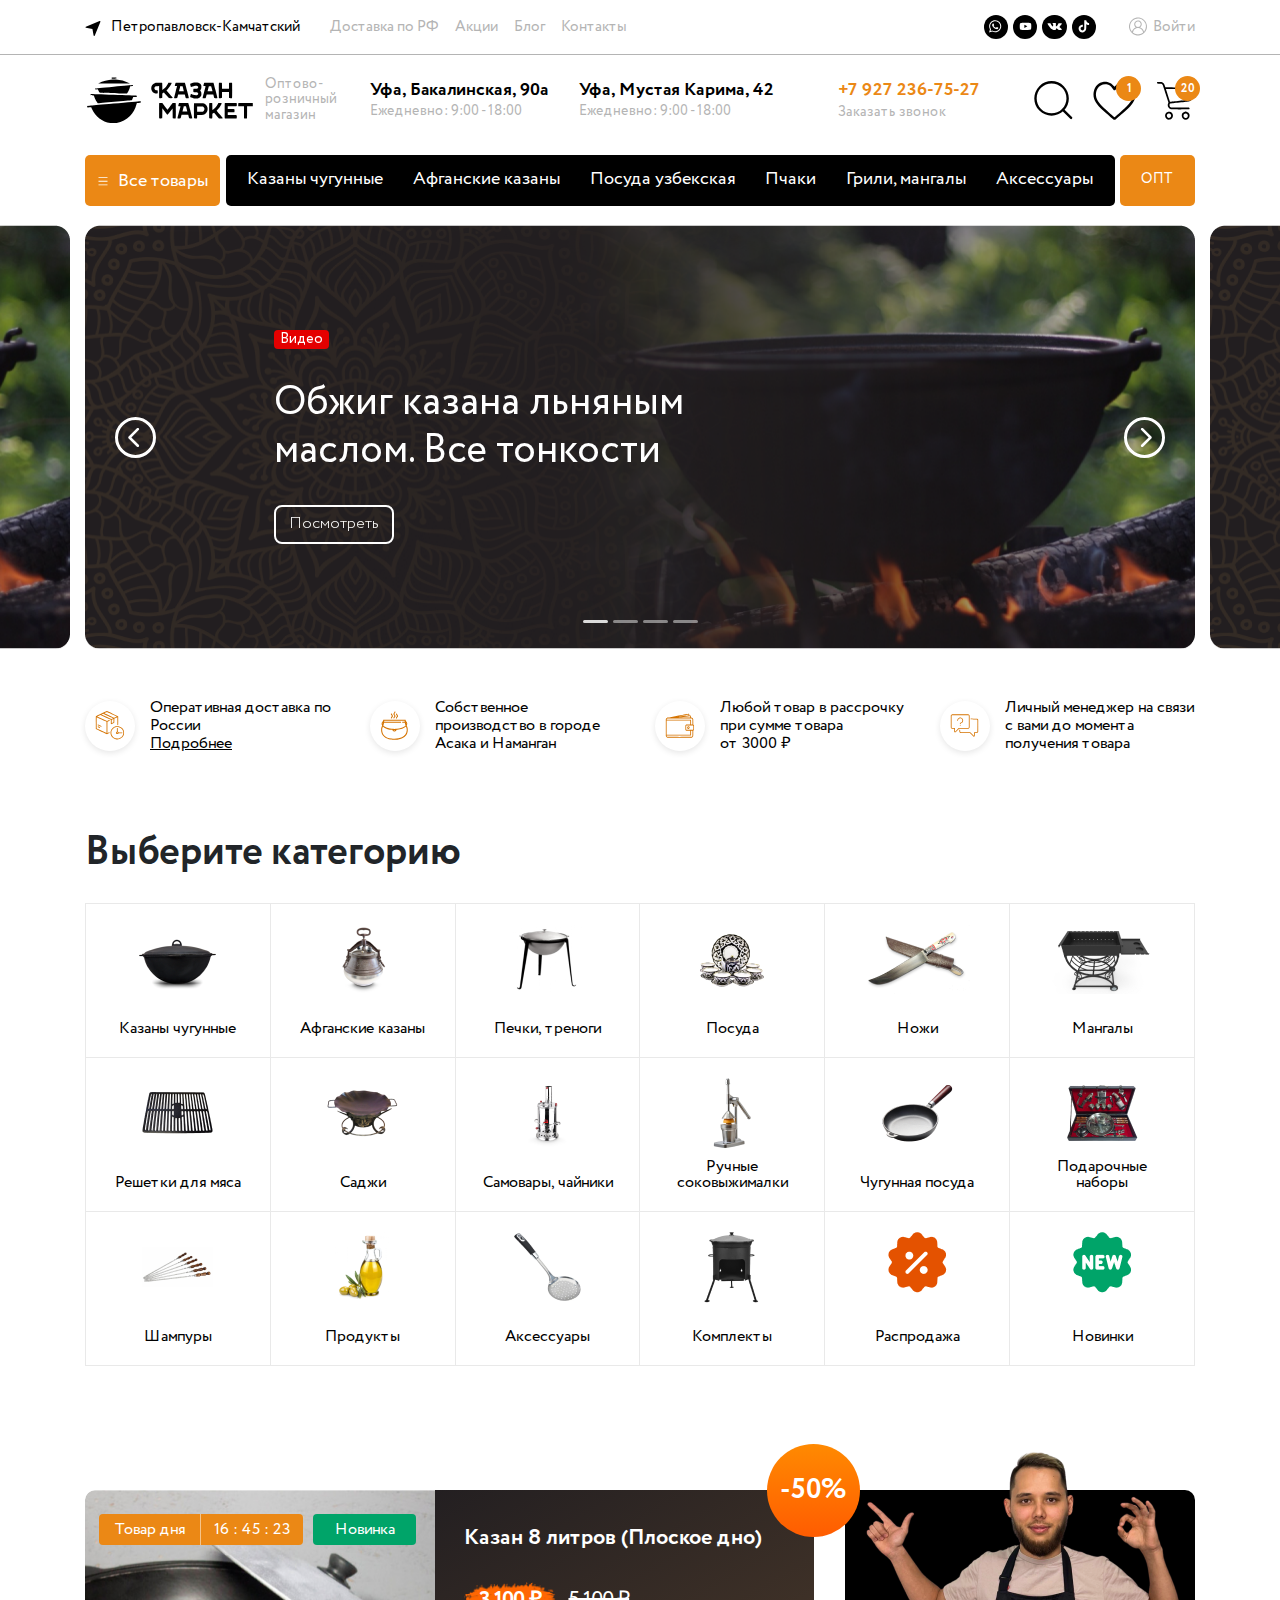
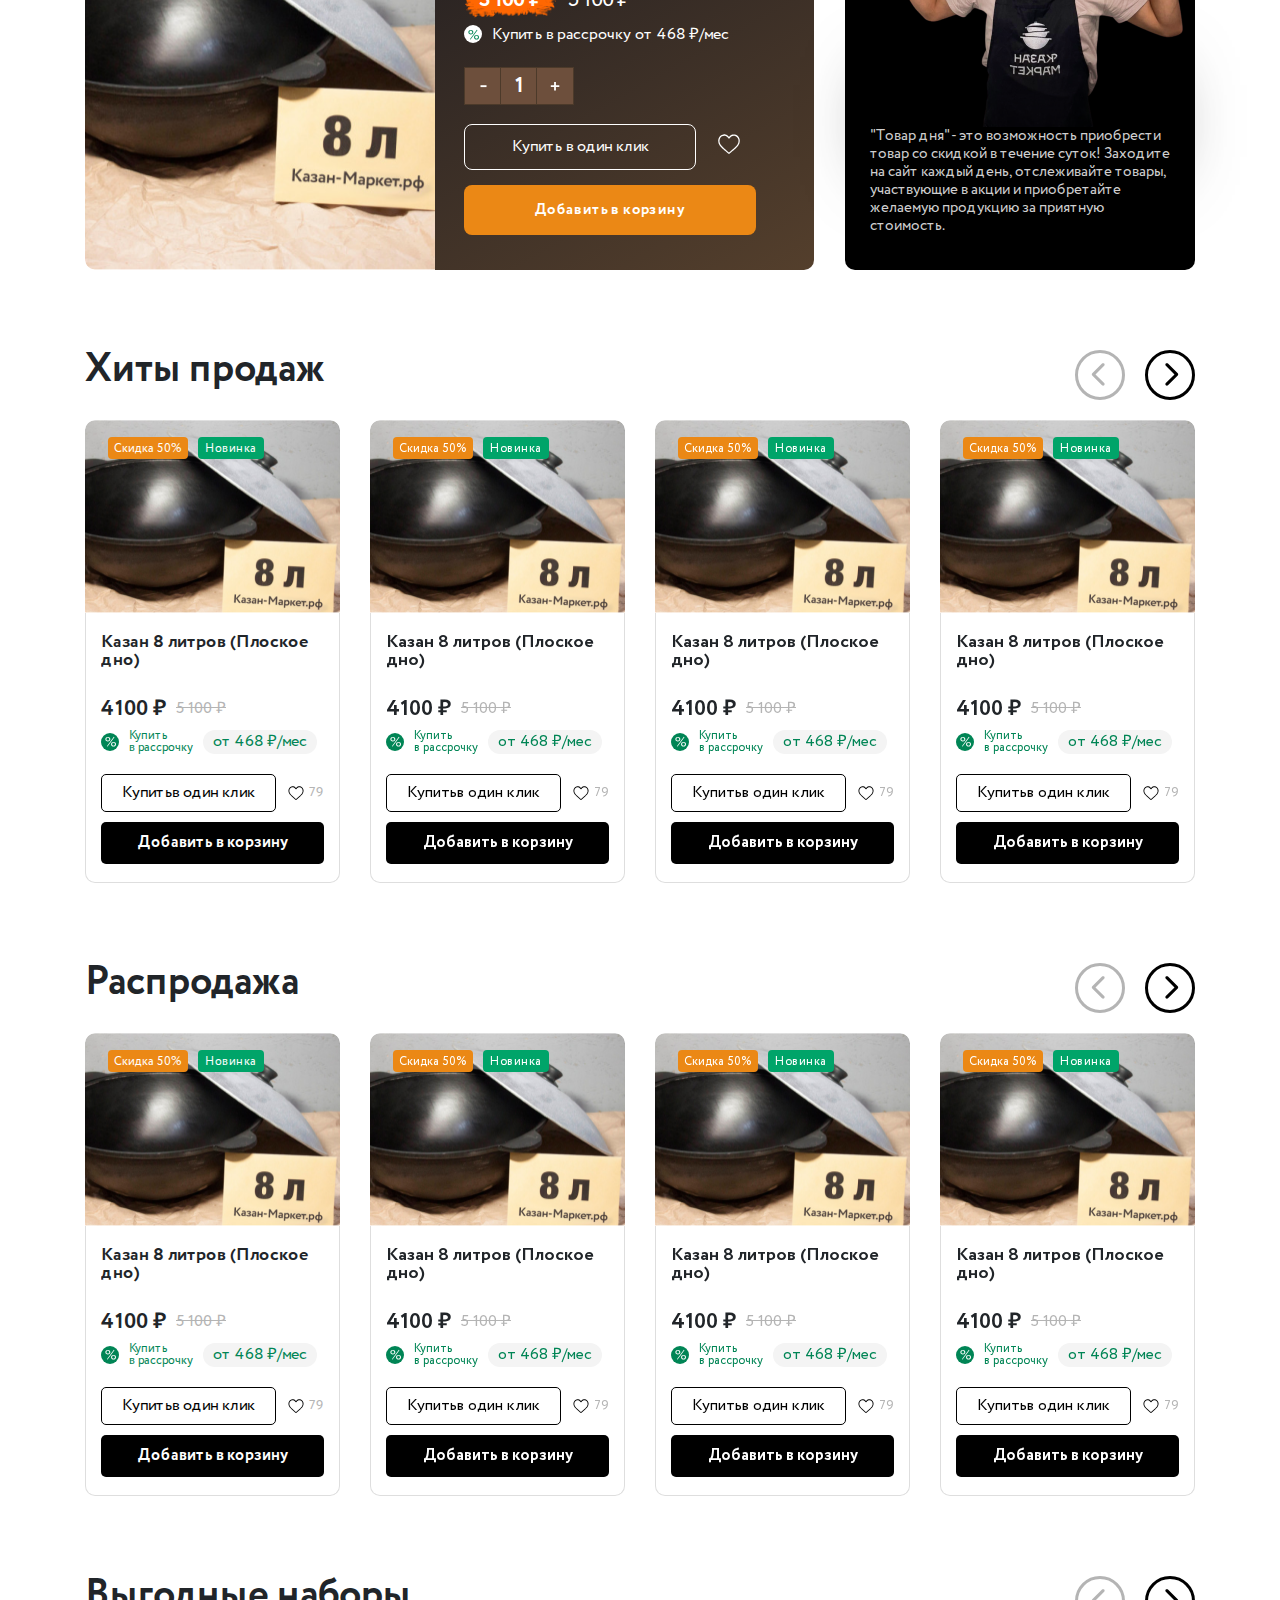
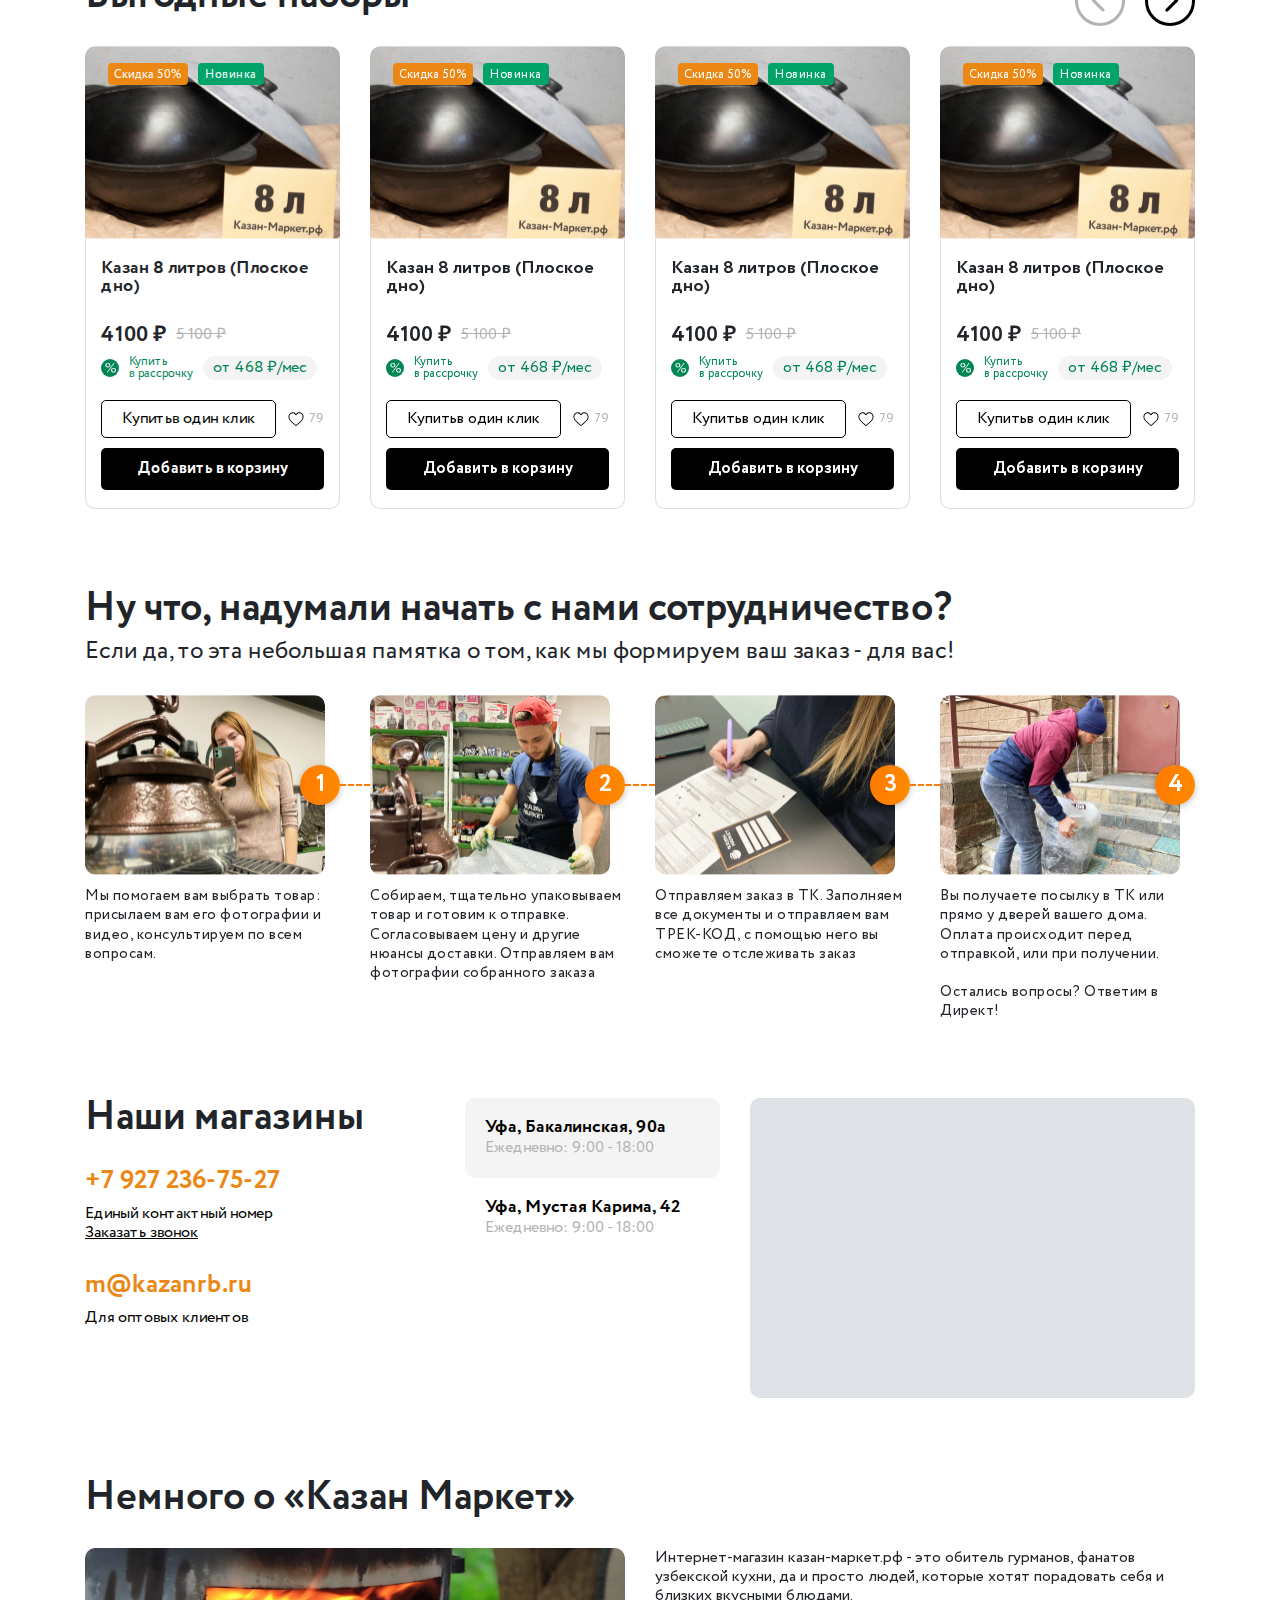
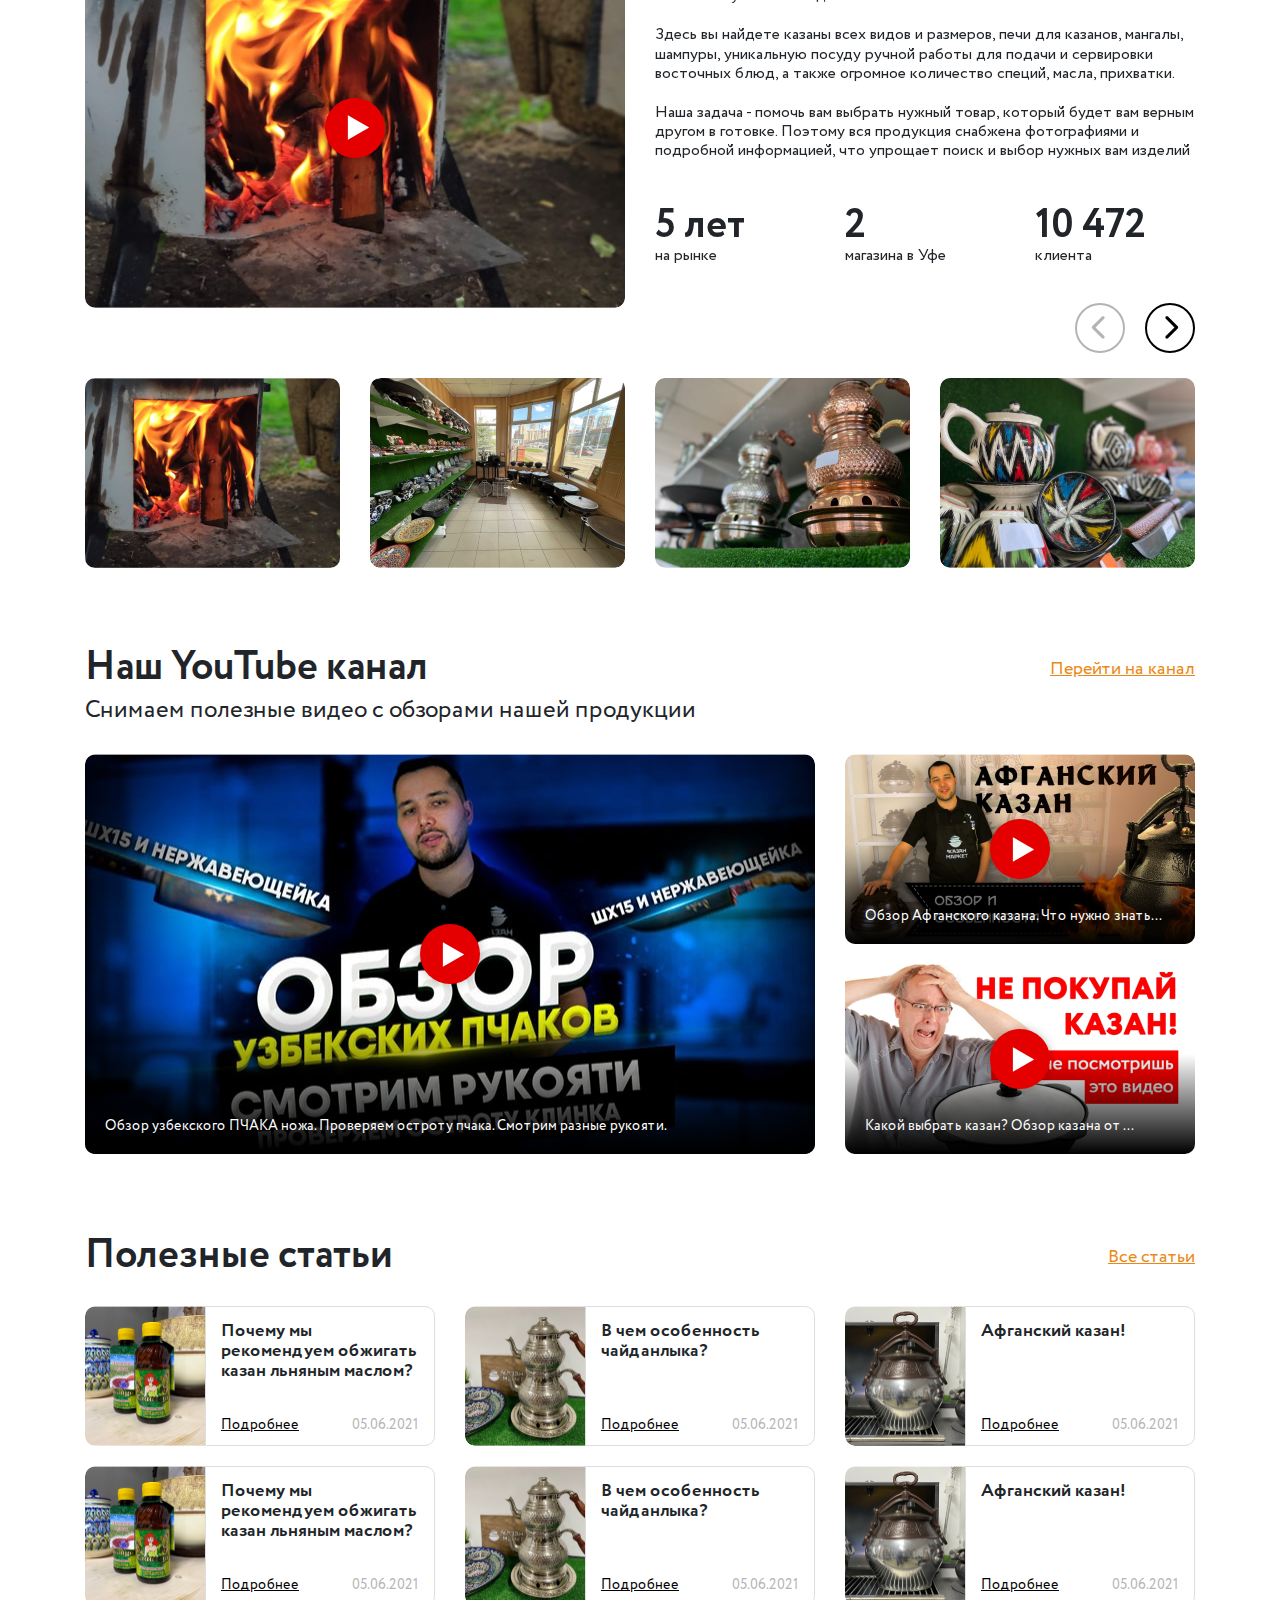
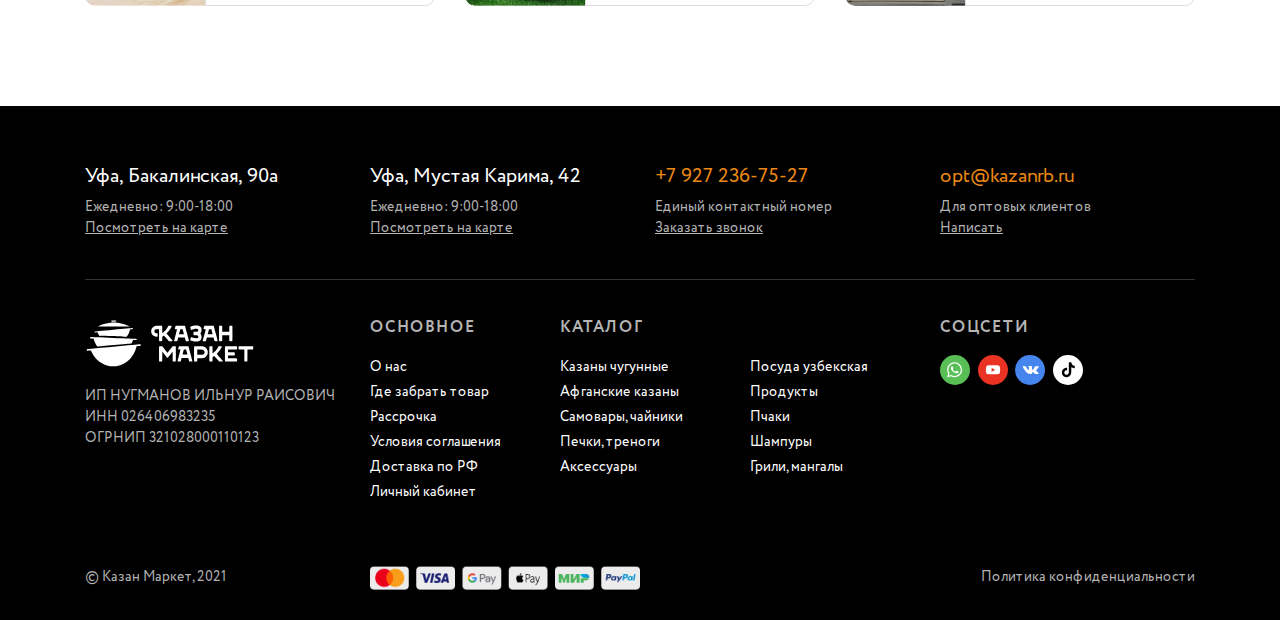
<file: index.html>
<!DOCTYPE html>
<html lang="ru">
  <head>
    <meta charset="UTF-8">
    <meta name="theme-color" content="#10cfe6">
    <meta http-equiv="X-UA-Compatible" content="IE=edge">
    <meta name="viewport" content="initial-scale=1.0, width=device-width">
    <meta name="mobile-web-app-capable" content="yes">
    <meta name="application-name" content="">
    <meta name="apple-mobile-web-app-capable" content="yes">
    <meta name="apple-mobile-web-app-status-bar-style" content="black-translucent">
    <meta name="apple-mobile-web-app-title" content="">
    <meta name="msapplication-TileColor" content="#10cfe6">
    <meta name="msapplication-TileImage" content="./images/favicons/mstile-144x144.png">
    <meta name="msapplication-config" content="./images/favicons/browserconfig.xml">
    <title>Главная страница сайта</title>
    <link rel="shortcut icon" href="/images/favicons/favicon.ico">
    <link rel="icon" type="image/png" sizes="16x16" href="./images/favicons/favicon-16x16.png">
    <link rel="icon" type="image/png" sizes="32x32" href="./images/favicons/favicon-32x32.png">
    <link rel="icon" type="image/png" sizes="48x48" href="./images/favicons/favicon-48x48.png">
    <link rel="manifest" href="/images/favicons/manifest.json">
    <link rel="apple-touch-icon" sizes="57x57" href="./images/favicons/apple-touch-icon-57x57.png">
    <link rel="apple-touch-icon" sizes="60x60" href="./images/favicons/apple-touch-icon-60x60.png">
    <link rel="apple-touch-icon" sizes="72x72" href="./images/favicons/apple-touch-icon-72x72.png">
    <link rel="apple-touch-icon" sizes="76x76" href="./images/favicons/apple-touch-icon-76x76.png">
    <link rel="apple-touch-icon" sizes="114x114" href="./images/favicons/apple-touch-icon-114x114.png">
    <link rel="apple-touch-icon" sizes="120x120" href="./images/favicons/apple-touch-icon-120x120.png">
    <link rel="apple-touch-icon" sizes="144x144" href="./images/favicons/apple-touch-icon-144x144.png">
    <link rel="apple-touch-icon" sizes="152x152" href="./images/favicons/apple-touch-icon-152x152.png">
    <link rel="apple-touch-icon" sizes="167x167" href="./images/favicons/apple-touch-icon-167x167.png">
    <link rel="apple-touch-icon" sizes="180x180" href="./images/favicons/apple-touch-icon-180x180.png">
    <link rel="apple-touch-icon" sizes="1024x1024" href="./images/favicons/apple-touch-icon-1024x1024.png">
    <link rel="icon" type="image/png" sizes="228x228" href="./images/favicons/coast-228x228.png">
    <link rel="yandex-tableau-widget" href="./images/favicons/yandex-browser-manifest.json">
    <link rel="stylesheet" href="./css/main.css">
    <script src="./js/splide.min.js"> </script><!--[if lt IE 9]>
    <script src="http://cdnjs.cloudflare.com/ajax/libs/html5shiv/3.7.2/html5shiv.min.js"></script><![endif]-->
  </head>
  <body class="homepage">
    <div class="page">
      <!--PAGE CONTENT-->
      <div class="page__content">
        <!--HEADER-->
        <header class="header d-flex">
          <div class="header__top container-fluid">
            <div class="container d-flex">
              <button class="user-location btn icon-btn d-flex">
                <svg class="icon icon-location-arrow ">
                  <use xlink:href="./images/sprite.svg#location-arrow"></use>
                </svg><span>Петропавловск-Камчатский</span>
              </button>
              <nav class="header__top-nav d-flex"><a class="header__nav-link" href="#">Доставка по РФ</a><a class="header__nav-link" href="#">Акции</a><a class="header__nav-link" href="#">Блог</a><a class="header__nav-link" href="#">Контакты</a></nav>
              <div class="header__badges"></div>
              <div class="right d-flex">
                <div class="header__community d-flex"><a class="community-link d-flex-center circle" href="#">
                    <svg class="icon icon-whatsapp whatsapp--tiny">
                      <use xlink:href="./images/sprite.svg#whatsapp"></use>
                    </svg></a><a class="community-link d-flex-center circle" href="#">
                    <svg class="icon icon-youtube youtube--tiny">
                      <use xlink:href="./images/sprite.svg#youtube"></use>
                    </svg></a><a class="community-link d-flex-center circle" href="#">
                    <svg class="icon icon-vk vk--tiny">
                      <use xlink:href="./images/sprite.svg#vk"></use>
                    </svg></a><a class="community-link d-flex-center circle" href="#">
                    <svg class="icon icon-tiktok tiktok--tiny">
                      <use xlink:href="./images/sprite.svg#tiktok"></use>
                    </svg></a></div>
                <button class="header__auth btn icon-btn d-flex">
                  <svg class="icon icon-user-circle ">
                    <use xlink:href="./images/sprite.svg#user-circle"></use>
                  </svg><span>Войти</span>
                </button>
              </div>
            </div>
          </div>
          <div class="header__main container d-flex">
            <div class="left d-flex">
              <button class="header__burger-menu-btn d-flex-center btn icon-btn bg-primary">
                <svg class="icon icon-menu ">
                  <use xlink:href="./images/sprite.svg#menu"></use>
                </svg>
              </button>
              <div class="header__logo-container d-flex"><a class="header__logo" href="/">
                  <svg class="icon icon-logo ">
                    <use xlink:href="./images/sprite.svg#logo"></use>
                  </svg></a><span class="header__logo-description">Оптово-розничный магазин </span></div>
              <div class="header__addresses d-flex">
                <div class="header__address">
                  <h3>Уфа, Бакалинская, 90а</h3><span>Ежедневно: 9:00 - 18:00</span>
                </div>
                <div class="header__address">
                  <h3>Уфа, Мустая Карима, 42</h3><span>Ежедневно: 9:00 - 18:00</span>
                </div>
              </div>
            </div>
            <div class="right d-flex">
              <div class="header__call-request d-flex"><a href="call:+79272367527">+7 927 236-75-27</a><span role="button">Заказать звонок</span></div>
              <div class="header__icon-btn-group d-flex">
                <button class="header__icon-btn btn icon-btn">
                  <svg class="icon icon-search ">
                    <use xlink:href="./images/sprite.svg#search"></use>
                  </svg>
                </button>
                <button class="header__icon-btn btn icon-btn">
                  <svg class="icon icon-heart ">
                    <use xlink:href="./images/sprite.svg#heart"></use>
                  </svg><span class="badge">1</span>
                </button>
                <button class="header__icon-btn btn icon-btn">
                  <svg class="icon icon-shopping-cart ">
                    <use xlink:href="./images/sprite.svg#shopping-cart"></use>
                  </svg><span class="badge">20</span>
                </button>
              </div>
            </div>
          </div>
          <div class="header__nav container d-flex">
            <div class="header__burger-menu-container container-fluid">
              <button class="header__burger-menu-btn btn">
                <svg class="icon icon-menu ">
                  <use xlink:href="./images/sprite.svg#menu"></use>
                </svg><span>Все товары</span>
              </button>
              <div class="header__hidden-dropdown">
                <div class="header__burger-menu menu container-fluid">
                  <ul class="menu__categories">
                    <div class="menu__sub-container container-fluid">
                      <li class="menu__link menu__link-arrow">
                        <div class="menu__link-inner"><img src="./images//category_1.png" alt=""><span>Казаны чугунные</span></div>
                      </li>
                      <ul class="menu__sub-categories">
                        <li><a class="menu__sub-link" href="#">
                            <div class="menu__link-inner"><span>Популярные объемы</span></div></a></li>
                        <li><a class="menu__sub-link" href="#">
                            <div class="menu__link-inner"><span>Тестовые товары1</span></div></a></li>
                        <li><a class="menu__sub-link" href="#">
                            <div class="menu__link-inner"><span>Тестовые товары2</span></div></a></li>
                        <li><a class="menu__sub-link" href="#">
                            <div class="menu__link-inner"><span>Тестовые товары3</span></div></a></li>
                        <li><a class="menu__sub-link" href="#">
                            <div class="menu__link-inner"><span>Тестовые товары4</span></div></a></li>
                      </ul>
                    </div>
                    <div class="menu__sub-container container-fluid">
                      <li class="menu__link menu__link-arrow">
                        <div class="menu__link-inner"><img src="./images//category_1.png" alt=""><span>Очень длинное название</span></div>
                      </li>
                      <ul class="menu__sub-categories">
                        <li><a class="menu__sub-link" href="#">
                            <div class="menu__link-inner"><span>Тестовые товары</span></div></a></li>
                        <li><a class="menu__sub-link" href="#">
                            <div class="menu__link-inner"><span>Тестовые товары1</span></div></a></li>
                        <li><a class="menu__sub-link" href="#">
                            <div class="menu__link-inner"><span>Тестовые товары2</span></div></a></li>
                        <li><a class="menu__sub-link" href="#">
                            <div class="menu__link-inner"><span>Тестовые товары3</span></div></a></li>
                        <li><a class="menu__sub-link" href="#">
                            <div class="menu__link-inner"><span>Тестовые товары4</span></div></a></li>
                      </ul>
                    </div>
                    <div class="menu__sub-container container-fluid">
                      <li class="menu__link menu__link-arrow">
                        <div class="menu__link-inner"><img src="./images//category_1.png" alt=""><span>Казаны чугунные2</span></div>
                      </li>
                      <ul class="menu__sub-categories">
                        <li><a class="menu__sub-link" href="#">
                            <div class="menu__link-inner"><span>Тестовые товары</span></div></a></li>
                        <li><a class="menu__sub-link" href="#">
                            <div class="menu__link-inner"><span>Тестовые товары</span></div></a></li>
                        <li><a class="menu__sub-link" href="#">
                            <div class="menu__link-inner"><span>Тестовые товары</span></div></a></li>
                        <li><a class="menu__sub-link" href="#">
                            <div class="menu__link-inner"><span>Тестовые товары</span></div></a></li>
                        <li><a class="menu__sub-link" href="#">
                            <div class="menu__link-inner"><span>Тестовые товары</span></div></a></li>
                      </ul>
                    </div>
                    <div class="menu__sub-container container-fluid">
                      <li class="menu__link menu__link-arrow">
                        <div class="menu__link-inner"><img src="./images//category_1.png" alt=""><span>Казаны чугунные3</span></div>
                      </li>
                      <ul class="menu__sub-categories">
                        <li><a class="menu__sub-link" href="#">
                            <div class="menu__link-inner"><span>Тестовые товары</span></div></a></li>
                        <li><a class="menu__sub-link" href="#">
                            <div class="menu__link-inner"><span>Тестовые товары</span></div></a></li>
                        <li><a class="menu__sub-link" href="#">
                            <div class="menu__link-inner"><span>Тестовые товары</span></div></a></li>
                        <li><a class="menu__sub-link" href="#">
                            <div class="menu__link-inner"><span>Тестовые товары</span></div></a></li>
                        <li><a class="menu__sub-link" href="#">
                            <div class="menu__link-inner"><span>Тестовые товары</span></div></a></li>
                      </ul>
                    </div>
                    <div class="menu__sub-container container-fluid">
                      <li class="menu__link menu__link-arrow">
                        <div class="menu__link-inner"><img src="./images//category_1.png" alt=""><span>Казаны чугунные4</span></div>
                      </li>
                      <ul class="menu__sub-categories">
                        <li><a class="menu__sub-link" href="#">
                            <div class="menu__link-inner"><span>Тестовые товары</span></div></a></li>
                        <li><a class="menu__sub-link" href="#">
                            <div class="menu__link-inner"><span>Тестовые товары</span></div></a></li>
                        <li><a class="menu__sub-link" href="#">
                            <div class="menu__link-inner"><span>Тестовые товары</span></div></a></li>
                        <li><a class="menu__sub-link" href="#">
                            <div class="menu__link-inner"><span>Тестовые товары</span></div></a></li>
                        <li><a class="menu__sub-link" href="#">
                            <div class="menu__link-inner"><span>Тестовые товары</span></div></a></li>
                      </ul>
                    </div>
                    <li><a class="menu__link" href="#">
                        <div class="menu__link-inner"><img src="./images//category_1.png" alt=""><span>Казаны чугунные5</span></div></a></li>
                    <li><a class="menu__link" href="#">
                        <div class="menu__link-inner"><img src="./images//category_1.png" alt=""><span>Казаны чугунные6</span></div></a></li>
                    <li><a class="menu__link" href="#">
                        <div class="menu__link-inner"><img src="./images//category_1.png" alt=""><span>Казаны чугунные7</span></div></a></li>
                    <div class="menu__sub-container container-fluid">
                      <li class="menu__link menu__link-arrow">
                        <div class="menu__link-inner"><img src="./images//category_1.png" alt=""><span>Казаны чугунные8</span></div>
                      </li>
                      <ul class="menu__sub-categories">
                        <li><a class="menu__sub-link" href="#">
                            <div class="menu__link-inner"><span>Тестовые товары</span></div></a></li>
                        <li><a class="menu__sub-link" href="#">
                            <div class="menu__link-inner"><span>Тестовые товары</span></div></a></li>
                        <li><a class="menu__sub-link" href="#">
                            <div class="menu__link-inner"><span>Тестовые товары</span></div></a></li>
                        <li><a class="menu__sub-link" href="#">
                            <div class="menu__link-inner"><span>Тестовые товары</span></div></a></li>
                        <li><a class="menu__sub-link" href="#">
                            <div class="menu__link-inner"><span>Тестовые товары</span></div></a></li>
                      </ul>
                    </div>
                    <li><a class="menu__link" href="#">
                        <div class="menu__link-inner"><img src="./images//category_1.png" alt=""><span>Казаны чугунные9</span></div></a></li>
                    <li><a class="menu__link" href="#">
                        <div class="menu__link-inner"><img src="./images//category_1.png" alt=""><span>Казаны чугунные10</span></div></a></li>
                    <li><a class="menu__link" href="#">
                        <div class="menu__link-inner"><img src="./images//category_1.png" alt=""><span>Казаны чугунные11</span></div></a></li>
                  </ul>
                </div>
                <div class="header__nav-bottom">
                  <div class="container d-flex">
                    <div class="left d-flex">
                      <div class="header__call-request d-flex"><a href="call:+79272367527">+7 927 236-75-27</a><span role="button">Заказать звонок</span></div>
                      <div class="header__addresses d-flex">
                        <div class="header__address">
                          <h3>Уфа, Бакалинская, 90а</h3><span>Ежедневно: 9:00 - 18:00</span>
                        </div>
                        <div class="header__address">
                          <h3>Уфа, Мустая Карима, 42</h3><span>Ежедневно: 9:00 - 18:00</span>
                        </div>
                      </div>
                    </div>
                    <div class="center d-flex">
                      <div class="header__community d-flex"><a class="community-link d-flex-center circle whatsapp--bg-color" href="#">
                          <svg class="icon icon-whatsapp whatsapp--small">
                            <use xlink:href="./images/sprite.svg#whatsapp"></use>
                          </svg></a><a class="community-link d-flex-center circle youtube--bg-color" href="#">
                          <svg class="icon icon-youtube youtube--small">
                            <use xlink:href="./images/sprite.svg#youtube"></use>
                          </svg></a><a class="community-link d-flex-center circle vk--bg-color" href="#">
                          <svg class="icon icon-vk vk--small">
                            <use xlink:href="./images/sprite.svg#vk"></use>
                          </svg></a><a class="community-link d-flex-center circle tiktok--bg-color" href="#">
                          <svg class="icon icon-tiktok tiktok--small">
                            <use xlink:href="./images/sprite.svg#tiktok"></use>
                          </svg></a></div>
                      <div class="header__badges"></div>
                    </div>
                    <div class="right d-flex"><a class="header__opt-link" href="#">ОПТ</a></div>
                  </div>
                </div>
              </div>
            </div>
            <div class="header__nav-bar nav-bar d-flex"><a class="nav-bar__link" href="#">Казаны чугунные</a><a class="nav-bar__link" href="#">Афганские казаны</a><a class="nav-bar__link" href="#">Посуда узбекская</a><a class="nav-bar__link" href="#">Пчаки</a><a class="nav-bar__link" href="#">Грили, мангалы</a><a class="nav-bar__link" href="#">Аксессуары</a></div><a class="header__opt-link" href="#">ОПТ</a>
          </div>
        </header>
        <!--END HEADER-->
        <!--MAIN CONTENT-->
        <main class="main">
          <!--MAIN SLIDER-->
          <section class="main-slider splide container" id="main-slider" aria-labelledby="carousel-heading">
            <div class="splide__track">
              <div class="splide__list"> 
                <div class="splide__slide"><img class="main-slider__background" src="./images/rectangle.png" alt="">
                  <div class="main-slider__content-container"> 
                    <div class="main-slider__content-type">Видео</div>
                    <div class="main-slider__content-title">Обжиг казана льняным маслом. Все тонкости</div>
                    <button class="main-slider__content-button" role="button">Посмотреть</button>
                  </div>
                </div>
                <div class="splide__slide"><img class="main-slider__background" src="./images/rectangle.png" alt="">
                  <div class="main-slider__content-container"> 
                    <div class="main-slider__content-type">Видео</div>
                    <div class="main-slider__content-title">Обжиг казана льняным маслом. Все тонкости 2</div>
                    <button class="main-slider__content-button" role="button">Посмотреть</button>
                  </div>
                </div>
                <div class="splide__slide"><img class="main-slider__background" src="./images/rectangle.png" alt="">
                  <div class="main-slider__content-container"> 
                    <div class="main-slider__content-type">Видео</div>
                    <div class="main-slider__content-title">Обжиг казана льняным маслом. Все тонкости 3</div>
                    <button class="main-slider__content-button" role="button">Посмотреть</button>
                  </div>
                </div>
                <div class="splide__slide"><img class="main-slider__background" src="./images/rectangle.png" alt="">
                  <div class="main-slider__content-container"> 
                    <div class="main-slider__content-type">Видео</div>
                    <div class="main-slider__content-title">Обжиг казана льняным маслом. Все тонкости 4</div>
                    <button class="main-slider__content-button" role="button">Посмотреть</button>
                  </div>
                </div>
              </div>
            </div>
          </section>
          <!--END MAIN SLIDER-->
          <script>
            document.addEventListener( 'DOMContentLoaded', () => {
            
                const MAIN_SLIDER = document.getElementById('main-slider') 
                const EXTRA_LARGE = 1110
                const LARGE = 930
                const MEDIUM = 690
                const SMALL = 510
                const EXTRA_SMALL = 360
            
                const setArrowPosition = ( sliderWidth, arrowPosition ) => {
            
                    const ARROW_PREV = document.querySelector('#main-slider .splide__arrow--prev')
                    const ARROW_NEXT = document.querySelector('#main-slider .splide__arrow--next') 
            
                    const CALCULATED_POSITION = (((MAIN_SLIDER.offsetWidth - sliderWidth) / 2) + arrowPosition) + 'px' 
            
                    ARROW_PREV.style.left = ARROW_NEXT.style.right = CALCULATED_POSITION
            
                }
            
                const getMainSliderOptions = () => {
            
                    if( window.innerWidth > 1199 ) {
                        return {
                            padding     : (MAIN_SLIDER.offsetWidth - EXTRA_LARGE) / 2,
                            fixedWidth  : EXTRA_LARGE
                        }
                    }
                    else if( window.innerWidth < 1200 && window.innerWidth > 991 ) {
                        return {
                            padding     : (MAIN_SLIDER.offsetWidth - LARGE) / 2,
                            fixedWidth  : LARGE
                        }
                    }
                    else if( window.innerWidth < 992 && window.innerWidth > 767 ) {
                        return {
                        	padding     : (MAIN_SLIDER.offsetWidth - MEDIUM) / 2,
                            fixedWidth  : MEDIUM
                        }
                    }
                    else if( window.innerWidth < 768 && window.innerWidth > 575 ) {
                        return {
                        	padding     : (MAIN_SLIDER.offsetWidth - SMALL) / 2,
                            fixedWidth  : SMALL
                        }
                    }
                    else if( window.innerWidth < 576 ) {
                        return {
                        	padding     : (MAIN_SLIDER.offsetWidth - EXTRA_SMALL) / 2,
                            fixedWidth  : EXTRA_SMALL
                        }
                    }
            
                }
            
                const mainSlider = new Splide('#main-slider', {
                    type        : 'loop',
                    gap         : 15,
                    perPage     : 1,
                    arrowPath   : 'M1.25029 6.75969C0.859766 7.15021 0.859766 7.78338 1.25029 8.1739L7.61425 14.5379C8.00478 14.9284 8.63794 14.9284 9.02847 14.5379C9.41899 14.1473 9.41899 13.5142 9.02847 13.1237L3.37161 7.4668L9.02847 1.80994C9.41899 1.41942 9.41899 0.786253 9.02847 0.395729C8.63794 0.00520468 8.00478 0.00520468 7.61425 0.395729L1.25029 6.75969ZM3.13825 6.4668H1.9574V8.4668H3.13825V6.4668Z',
                    padding     : getMainSliderOptions().padding,
                    fixedWidth  : getMainSliderOptions().fixedWidth
                }).mount()
            
                if( window.innerWidth > 767 ) {
                    arrowPosition = getMainSliderOptions().fixedWidth === 930 ? 50 : 30
                    setArrowPosition ( getMainSliderOptions().fixedWidth, arrowPosition )
                }
                
                window.addEventListener( 'resize', () => {
                    mainSlider.options = getMainSliderOptions()
                    arrowPosition = getMainSliderOptions().fixedWidth === 930 ? 50 : 30
                    setArrowPosition ( getMainSliderOptions().fixedWidth, arrowPosition )
                })
            
            } )
          </script>
          <!--ADVANTAGES-->
          <section class="advantages container d-flex">
            <div class="advantages__item">
              <div class="advantages__icon d-flex-center">
                <svg class="icon icon-box ">
                  <use xlink:href="./images/sprite.svg#box"></use>
                </svg>
              </div>
              <div class="advantages__text"> <span>Оперативная доставка по России<br></span><a href="#">Подробнее</a></div>
            </div>
            <div class="advantages__item">
              <div class="advantages__icon d-flex-center">
                <svg class="icon icon-boiler ">
                  <use xlink:href="./images/sprite.svg#boiler"></use>
                </svg>
              </div>
              <div class="advantages__text"> <span>Собственное производство в городе Асака и Наманган</span></div>
            </div>
            <div class="advantages__item">
              <div class="advantages__icon d-flex-center">
                <svg class="icon icon-wallet ">
                  <use xlink:href="./images/sprite.svg#wallet"></use>
                </svg>
              </div>
              <div class="advantages__text"> <span class="d-none d-xl-inline">Любой товар в рассрочку при сумме товара <br>от 3000 ₽</span><span class="d-xl-none">Любой товар в рассрочку при сумме товара от 3000 ₽</span></div>
            </div>
            <div class="advantages__item">
              <div class="advantages__icon d-flex-center">
                <svg class="icon icon-chat ">
                  <use xlink:href="./images/sprite.svg#chat"></use>
                </svg>
              </div>
              <div class="advantages__text"> <span>Личный менеджер на связи с вами до момента получения товара</span></div>
            </div>
          </section>
          <!--END ADVANTAGES-->
          <!--CATEGORIES-->
          <section class="categories section container">
            <div class="section__heading">
              <h2>Выберите категорию</h2>
            </div>
            <div class="section__content"><a class="categories__item" href="#"><img class="categories__item_img" src="./images//category_1.png" alt="Казаны чугунные"><span class="categories__item_text">Казаны чугунные</span></a><a class="categories__item" href="#"><img class="categories__item_img" src="./images//category_2.png" alt="Афганские казаны"><span class="categories__item_text">Афганские казаны</span></a><a class="categories__item" href="#"><img class="categories__item_img" src="./images//category_3.png" alt="Казаны чугунные"><span class="categories__item_text">Печки, треноги</span></a><a class="categories__item" href="#"><img class="categories__item_img" src="./images//category_4.png" alt="Казаны чугунные"><span class="categories__item_text">Посуда</span></a><a class="categories__item" href="#"><img class="categories__item_img" src="./images//category_5.png" alt="Казаны чугунные"><span class="categories__item_text">Ножи</span></a><a class="categories__item" href="#"><img class="categories__item_img" src="./images//category_6.png" alt="Казаны чугунные"><span class="categories__item_text">Мангалы</span></a><a class="categories__item" href="#"><img class="categories__item_img" src="./images//category_7.png" alt="Казаны чугунные"><span class="categories__item_text">Решетки для мяса</span></a><a class="categories__item" href="#"><img class="categories__item_img" src="./images//category_8.png" alt="Казаны чугунные"><span class="categories__item_text">Саджи</span></a><a class="categories__item" href="#"><img class="categories__item_img" src="./images//category_9.png" alt="Казаны чугунные"><span class="categories__item_text">Самовары, чайники</span></a><a class="categories__item" href="#"><img class="categories__item_img" src="./images//category_10.png" alt="Казаны чугунные"><span class="categories__item_text">Ручные соковыжималки</span></a><a class="categories__item" href="#"><img class="categories__item_img" src="./images//category_11.png" alt="Казаны чугунные"><span class="categories__item_text">Чугунная посуда</span></a><a class="categories__item" href="#"><img class="categories__item_img" src="./images//category_12.png" alt="Казаны чугунные"><span class="categories__item_text">Подарочные наборы</span></a><a class="categories__item" href="#"><img class="categories__item_img" src="./images//category_13.png" alt="Казаны чугунные"><span class="categories__item_text">Шампуры</span></a><a class="categories__item" href="#"><img class="categories__item_img" src="./images//category_14.png" alt="Казаны чугунные"><span class="categories__item_text">Продукты</span></a><a class="categories__item" href="#"><img class="categories__item_img" src="./images//category_15.png" alt="Казаны чугунные"><span class="categories__item_text">Аксессуары</span></a><a class="categories__item" href="#"><img class="categories__item_img" src="./images//category_16.png" alt="Казаны чугунные"><span class="categories__item_text">Комплекты</span></a><a class="categories__item" href="#"><img class="categories__item_img" src="./images//sale.png" alt="Казаны чугунные"><span class="categories__item_text">Распродажа</span></a><a class="categories__item" href="#"><img class="categories__item_img" src="./images//new.png" alt="Казаны чугунные"><span class="categories__item_text">Новинки</span></a></div>
          </section>
          <!--END CATEGORIES-->
          <!--DAILY PRODUCT-->
          <section class="daily-product section container">
            <div class="section__content d-flex">
              <div class="dp-product d-flex">
                <div class="dp-product__left"><img class="dp-product__img" src="./images/product-big.png" alt="Казан 8 литров (Плоское дно)">
                  <div class="product-tag">
                    <div class="product-tag__discount d-flex">
                      <div class="dp__discount-text"><span>Товар дня</span></div>
                      <div class="dp__discount-countdown"><span>16 : 45 : 23</span></div>
                    </div>
                    <div class="product-tag__new"> <span>Новинка</span></div>
                  </div>
                </div>
                <div class="dp-product__right">
                  <div class="dp-product__product-info d-flex">
                    <div class="dp-product__product-title"> <span>Казан 8 литров </span><br class="d-none d-md-block d-lg-none"><span>(Плоское дно)</span></div>
                    <div class="dp-product__product-info-bottom">
                      <div class="dp-product__product-price d-flex"><span class="dp-product__product-price_price">3 100 ₽</span><span class="dp-product__product-price_old-price">5 100 ₽</span></div>
                      <div class="dp-product__installment d-flex">
                        <div class="dp-product__installment_icon d-flex-center">
                          <svg class="icon icon-percent ">
                            <use xlink:href="./images/sprite.svg#percent"></use>
                          </svg>
                        </div>
                        <div class="dp-product__installment_text not-mob"><span>Купить в рассрочку от 468 ₽/мес</span></div>
                      </div>
                      <div class="dp-product__button-group"> 
                        <div class="dp-product__amount-group d-flex">
                          <button class="btn" id="product_amount_decrease">
                            <svg class="icon icon-minus ">
                              <use xlink:href="./images/sprite.svg#minus"></use>
                            </svg>
                          </button>
                          <button class="btn" id="product_amount"><span>1</span></button>
                          <button class="btn" id="product_amount_increase">
                            <svg class="icon icon-plus ">
                              <use xlink:href="./images/sprite.svg#plus"></use>
                            </svg>
                          </button>
                        </div>
                        <div class="dp-product__button-group_row d-flex">
                          <button class="dp-product__one-click-buy button"><span>Купить в один клик</span></button>
                          <div class="dp-product__like">
                            <button class="btn icon-btn">
                              <svg class="icon icon-heart ">
                                <use xlink:href="./images/sprite.svg#heart"></use>
                              </svg>
                            </button>
                          </div>
                        </div>
                        <button class="dp-product__add-to-cart btn"><span>Добавить в корзину</span></button>
                      </div>
                    </div>
                  </div>
                  <div class="circle-discount d-flex-center"><span>-50%</span></div>
                </div>
              </div>
              <div class="dp-description"><img class="dp-description__img d-none d-xl-block" src="./images/dp-image.png" alt="">
                <div class="dp-description__text">
                  <p>"Товар дня" - это возможность приобрести товар со скидкой в течение суток! Заходите на сайт каждый день, отслеживайте товары, участвующие в акции и приобретайте желаемую продукцию за приятную стоимость.</p>
                </div>
              </div>
            </div>
          </section>
          <!--END DAILY PRODUCT-->
          <!--SALES HITS-->
          <section class="products__section section container splide" id="sales-hits" aria-label="Хиты продаж">
            <div class="section__heading">
              <h2>Хиты продаж</h2>
            </div>
            <div class="splide__track section__content">
              <div class="splide__list">
                <div class="splide__slide">
                  <div class="product-card">
                    <div class="product-card__thumb"><img class="product-card__thumb_img" src="./images/product.png" alt=""/>
                      <div class="product-tag">
                        <div class="product-tag__discount"><span>Скидка 50%</span></div>
                        <div class="product-tag__new"> <span>Новинка</span></div>
                      </div>
                    </div>
                    <div class="product-card__info">
                      <div class="product-card__title"> <span>Казан 8 литров  (Плоское дно)</span></div>
                      <div class="product-card__info-bottom">
                        <div class="product-card__price"><span class="price">4100 ₽</span><span class="old-price">5 100 ₽</span></div>
                        <div class="product-installment">
                          <div class="product-installment__icon circle">
                            <svg class="icon icon-percent ">
                              <use xlink:href="./images/sprite.svg#percent"></use>
                            </svg>
                          </div>
                          <div class="product-installment__text"><span>Купить </span><br class="d-none d-md-block"/><span>в рассрочку</span></div>
                          <div class="product-installment__plan"> <span>от 468 ₽/мес</span></div>
                        </div>
                        <div class="product-card__button-group">
                          <div class="product-card__row">
                            <button class="product-card__one-click-buy button"><span>Купить </span><span class="d-none d-sm-inline">в один клик</span></button>
                            <div class="product-card__like">
                              <button class="btn icon-btn">
                                <svg class="icon icon-heart ">
                                  <use xlink:href="./images/sprite.svg#heart"></use>
                                </svg>
                              </button><span class="d-none d-sm-inline">79</span>
                            </div>
                          </div>
                          <button class="product-card__add-to-cart btn"><span class="d-none d-sm-block">Добавить в корзину</span><span class="d-sm-none">В корзину</span></button>
                        </div>
                      </div>
                    </div>
                  </div>
                </div>
                <div class="splide__slide">
                  <div class="product-card">
                    <div class="product-card__thumb"><img class="product-card__thumb_img" src="./images/product.png" alt=""/>
                      <div class="product-tag">
                        <div class="product-tag__discount"><span>Скидка 50%</span></div>
                        <div class="product-tag__new"> <span>Новинка</span></div>
                      </div>
                    </div>
                    <div class="product-card__info">
                      <div class="product-card__title"> <span>Казан 8 литров  (Плоское дно)</span></div>
                      <div class="product-card__info-bottom">
                        <div class="product-card__price"><span class="price">4100 ₽</span><span class="old-price">5 100 ₽</span></div>
                        <div class="product-installment">
                          <div class="product-installment__icon circle">
                            <svg class="icon icon-percent ">
                              <use xlink:href="./images/sprite.svg#percent"></use>
                            </svg>
                          </div>
                          <div class="product-installment__text"><span>Купить </span><br class="d-none d-md-block"/><span>в рассрочку</span></div>
                          <div class="product-installment__plan"> <span>от 468 ₽/мес</span></div>
                        </div>
                        <div class="product-card__button-group">
                          <div class="product-card__row">
                            <button class="product-card__one-click-buy button"><span>Купить </span><span class="d-none d-sm-inline">в один клик</span></button>
                            <div class="product-card__like">
                              <button class="btn icon-btn">
                                <svg class="icon icon-heart ">
                                  <use xlink:href="./images/sprite.svg#heart"></use>
                                </svg>
                              </button><span class="d-none d-sm-inline">79</span>
                            </div>
                          </div>
                          <button class="product-card__add-to-cart btn"><span class="d-none d-sm-block">Добавить в корзину</span><span class="d-sm-none">В корзину</span></button>
                        </div>
                      </div>
                    </div>
                  </div>
                </div>
                <div class="splide__slide">
                  <div class="product-card">
                    <div class="product-card__thumb"><img class="product-card__thumb_img" src="./images/product.png" alt=""/>
                      <div class="product-tag">
                        <div class="product-tag__discount"><span>Скидка 50%</span></div>
                        <div class="product-tag__new"> <span>Новинка</span></div>
                      </div>
                    </div>
                    <div class="product-card__info">
                      <div class="product-card__title"> <span>Казан 8 литров  (Плоское дно)</span></div>
                      <div class="product-card__info-bottom">
                        <div class="product-card__price"><span class="price">4100 ₽</span><span class="old-price">5 100 ₽</span></div>
                        <div class="product-installment">
                          <div class="product-installment__icon circle">
                            <svg class="icon icon-percent ">
                              <use xlink:href="./images/sprite.svg#percent"></use>
                            </svg>
                          </div>
                          <div class="product-installment__text"><span>Купить </span><br class="d-none d-md-block"/><span>в рассрочку</span></div>
                          <div class="product-installment__plan"> <span>от 468 ₽/мес</span></div>
                        </div>
                        <div class="product-card__button-group">
                          <div class="product-card__row">
                            <button class="product-card__one-click-buy button"><span>Купить </span><span class="d-none d-sm-inline">в один клик</span></button>
                            <div class="product-card__like">
                              <button class="btn icon-btn">
                                <svg class="icon icon-heart ">
                                  <use xlink:href="./images/sprite.svg#heart"></use>
                                </svg>
                              </button><span class="d-none d-sm-inline">79</span>
                            </div>
                          </div>
                          <button class="product-card__add-to-cart btn"><span class="d-none d-sm-block">Добавить в корзину</span><span class="d-sm-none">В корзину</span></button>
                        </div>
                      </div>
                    </div>
                  </div>
                </div>
                <div class="splide__slide">
                  <div class="product-card">
                    <div class="product-card__thumb"><img class="product-card__thumb_img" src="./images/product.png" alt=""/>
                      <div class="product-tag">
                        <div class="product-tag__discount"><span>Скидка 50%</span></div>
                        <div class="product-tag__new"> <span>Новинка</span></div>
                      </div>
                    </div>
                    <div class="product-card__info">
                      <div class="product-card__title"> <span>Казан 8 литров  (Плоское дно)</span></div>
                      <div class="product-card__info-bottom">
                        <div class="product-card__price"><span class="price">4100 ₽</span><span class="old-price">5 100 ₽</span></div>
                        <div class="product-installment">
                          <div class="product-installment__icon circle">
                            <svg class="icon icon-percent ">
                              <use xlink:href="./images/sprite.svg#percent"></use>
                            </svg>
                          </div>
                          <div class="product-installment__text"><span>Купить </span><br class="d-none d-md-block"/><span>в рассрочку</span></div>
                          <div class="product-installment__plan"> <span>от 468 ₽/мес</span></div>
                        </div>
                        <div class="product-card__button-group">
                          <div class="product-card__row">
                            <button class="product-card__one-click-buy button"><span>Купить </span><span class="d-none d-sm-inline">в один клик</span></button>
                            <div class="product-card__like">
                              <button class="btn icon-btn">
                                <svg class="icon icon-heart ">
                                  <use xlink:href="./images/sprite.svg#heart"></use>
                                </svg>
                              </button><span class="d-none d-sm-inline">79</span>
                            </div>
                          </div>
                          <button class="product-card__add-to-cart btn"><span class="d-none d-sm-block">Добавить в корзину</span><span class="d-sm-none">В корзину</span></button>
                        </div>
                      </div>
                    </div>
                  </div>
                </div>
                <div class="splide__slide">
                  <div class="product-card">
                    <div class="product-card__thumb"><img class="product-card__thumb_img" src="./images/product.png" alt=""/>
                      <div class="product-tag">
                        <div class="product-tag__discount"><span>Скидка 50%</span></div>
                        <div class="product-tag__new"> <span>Новинка</span></div>
                      </div>
                    </div>
                    <div class="product-card__info">
                      <div class="product-card__title"> <span>Казан 8 литров  (Плоское дно)</span></div>
                      <div class="product-card__info-bottom">
                        <div class="product-card__price"><span class="price">4100 ₽</span><span class="old-price">5 100 ₽</span></div>
                        <div class="product-installment">
                          <div class="product-installment__icon circle">
                            <svg class="icon icon-percent ">
                              <use xlink:href="./images/sprite.svg#percent"></use>
                            </svg>
                          </div>
                          <div class="product-installment__text"><span>Купить </span><br class="d-none d-md-block"/><span>в рассрочку</span></div>
                          <div class="product-installment__plan"> <span>от 468 ₽/мес</span></div>
                        </div>
                        <div class="product-card__button-group">
                          <div class="product-card__row">
                            <button class="product-card__one-click-buy button"><span>Купить </span><span class="d-none d-sm-inline">в один клик</span></button>
                            <div class="product-card__like">
                              <button class="btn icon-btn">
                                <svg class="icon icon-heart ">
                                  <use xlink:href="./images/sprite.svg#heart"></use>
                                </svg>
                              </button><span class="d-none d-sm-inline">79</span>
                            </div>
                          </div>
                          <button class="product-card__add-to-cart btn"><span class="d-none d-sm-block">Добавить в корзину</span><span class="d-sm-none">В корзину</span></button>
                        </div>
                      </div>
                    </div>
                  </div>
                </div>
                <div class="splide__slide">
                  <div class="product-card">
                    <div class="product-card__thumb"><img class="product-card__thumb_img" src="./images/product.png" alt=""/>
                      <div class="product-tag">
                        <div class="product-tag__discount"><span>Скидка 50%</span></div>
                        <div class="product-tag__new"> <span>Новинка</span></div>
                      </div>
                    </div>
                    <div class="product-card__info">
                      <div class="product-card__title"> <span>Казан 8 литров  (Плоское дно)</span></div>
                      <div class="product-card__info-bottom">
                        <div class="product-card__price"><span class="price">4100 ₽</span><span class="old-price">5 100 ₽</span></div>
                        <div class="product-installment">
                          <div class="product-installment__icon circle">
                            <svg class="icon icon-percent ">
                              <use xlink:href="./images/sprite.svg#percent"></use>
                            </svg>
                          </div>
                          <div class="product-installment__text"><span>Купить </span><br class="d-none d-md-block"/><span>в рассрочку</span></div>
                          <div class="product-installment__plan"> <span>от 468 ₽/мес</span></div>
                        </div>
                        <div class="product-card__button-group">
                          <div class="product-card__row">
                            <button class="product-card__one-click-buy button"><span>Купить </span><span class="d-none d-sm-inline">в один клик</span></button>
                            <div class="product-card__like">
                              <button class="btn icon-btn">
                                <svg class="icon icon-heart ">
                                  <use xlink:href="./images/sprite.svg#heart"></use>
                                </svg>
                              </button><span class="d-none d-sm-inline">79</span>
                            </div>
                          </div>
                          <button class="product-card__add-to-cart btn"><span class="d-none d-sm-block">Добавить в корзину</span><span class="d-sm-none">В корзину</span></button>
                        </div>
                      </div>
                    </div>
                  </div>
                </div>
                <div class="splide__slide">
                  <div class="product-card">
                    <div class="product-card__thumb"><img class="product-card__thumb_img" src="./images/product.png" alt=""/>
                      <div class="product-tag">
                        <div class="product-tag__discount"><span>Скидка 50%</span></div>
                        <div class="product-tag__new"> <span>Новинка</span></div>
                      </div>
                    </div>
                    <div class="product-card__info">
                      <div class="product-card__title"> <span>Казан 8 литров  (Плоское дно)</span></div>
                      <div class="product-card__info-bottom">
                        <div class="product-card__price"><span class="price">4100 ₽</span><span class="old-price">5 100 ₽</span></div>
                        <div class="product-installment">
                          <div class="product-installment__icon circle">
                            <svg class="icon icon-percent ">
                              <use xlink:href="./images/sprite.svg#percent"></use>
                            </svg>
                          </div>
                          <div class="product-installment__text"><span>Купить </span><br class="d-none d-md-block"/><span>в рассрочку</span></div>
                          <div class="product-installment__plan"> <span>от 468 ₽/мес</span></div>
                        </div>
                        <div class="product-card__button-group">
                          <div class="product-card__row">
                            <button class="product-card__one-click-buy button"><span>Купить </span><span class="d-none d-sm-inline">в один клик</span></button>
                            <div class="product-card__like">
                              <button class="btn icon-btn">
                                <svg class="icon icon-heart ">
                                  <use xlink:href="./images/sprite.svg#heart"></use>
                                </svg>
                              </button><span class="d-none d-sm-inline">79</span>
                            </div>
                          </div>
                          <button class="product-card__add-to-cart btn"><span class="d-none d-sm-block">Добавить в корзину</span><span class="d-sm-none">В корзину</span></button>
                        </div>
                      </div>
                    </div>
                  </div>
                </div>
                <div class="splide__slide">
                  <div class="product-card">
                    <div class="product-card__thumb"><img class="product-card__thumb_img" src="./images/product.png" alt=""/>
                      <div class="product-tag">
                        <div class="product-tag__discount"><span>Скидка 50%</span></div>
                        <div class="product-tag__new"> <span>Новинка</span></div>
                      </div>
                    </div>
                    <div class="product-card__info">
                      <div class="product-card__title"> <span>Казан 8 литров  (Плоское дно)</span></div>
                      <div class="product-card__info-bottom">
                        <div class="product-card__price"><span class="price">4100 ₽</span><span class="old-price">5 100 ₽</span></div>
                        <div class="product-installment">
                          <div class="product-installment__icon circle">
                            <svg class="icon icon-percent ">
                              <use xlink:href="./images/sprite.svg#percent"></use>
                            </svg>
                          </div>
                          <div class="product-installment__text"><span>Купить </span><br class="d-none d-md-block"/><span>в рассрочку</span></div>
                          <div class="product-installment__plan"> <span>от 468 ₽/мес</span></div>
                        </div>
                        <div class="product-card__button-group">
                          <div class="product-card__row">
                            <button class="product-card__one-click-buy button"><span>Купить </span><span class="d-none d-sm-inline">в один клик</span></button>
                            <div class="product-card__like">
                              <button class="btn icon-btn">
                                <svg class="icon icon-heart ">
                                  <use xlink:href="./images/sprite.svg#heart"></use>
                                </svg>
                              </button><span class="d-none d-sm-inline">79</span>
                            </div>
                          </div>
                          <button class="product-card__add-to-cart btn"><span class="d-none d-sm-block">Добавить в корзину</span><span class="d-sm-none">В корзину</span></button>
                        </div>
                      </div>
                    </div>
                  </div>
                </div>
              </div>
            </div>
          </section>
          <script>
            document.addEventListener( 'DOMContentLoaded', () => {
            
                const salesHits = new Splide('#sales-hits', {
                    type        : 'slide',
                    gap         : 30,
                    perPage     : 4,
                    perMove     : 1,
                    pagination  : false,
                    fixedWidth  : 255,
                    breakpoints : {
                        1199.8: {
                            perPage     : 3,
                            fixedWidth  : 290,
                            gap         : 30
                        },
                        991.8: {
                            perPage     : 2,
                            fixedWidth  : 330,
                            gap         : 30
                        },
                        767.8: {
                            perPage     : 2,
                            fixedWidth  : 240,
                            gap         : 30
                        },
                        575.8: {
                            perPage     : 2,
                            fixedWidth  : 170,
                            gap         : 20
                        }
                    }
                }).mount()
                
            
            } )
          </script>
          <!--END SALES HITS-->
          <!--SELL OUT-->
          <section class="products__section section container splide" id="sell-out" aria-label="Распродажа">
            <div class="section__heading">
              <h2>Распродажа</h2>
            </div>
            <div class="splide__track section__content">
              <div class="splide__list">
                <div class="splide__slide">
                  <div class="product-card">
                    <div class="product-card__thumb"><img class="product-card__thumb_img" src="./images/product.png" alt=""/>
                      <div class="product-tag">
                        <div class="product-tag__discount"><span>Скидка 50%</span></div>
                        <div class="product-tag__new"> <span>Новинка</span></div>
                      </div>
                    </div>
                    <div class="product-card__info">
                      <div class="product-card__title"> <span>Казан 8 литров  (Плоское дно)</span></div>
                      <div class="product-card__info-bottom">
                        <div class="product-card__price"><span class="price">4100 ₽</span><span class="old-price">5 100 ₽</span></div>
                        <div class="product-installment">
                          <div class="product-installment__icon circle">
                            <svg class="icon icon-percent ">
                              <use xlink:href="./images/sprite.svg#percent"></use>
                            </svg>
                          </div>
                          <div class="product-installment__text"><span>Купить </span><br class="d-none d-md-block"/><span>в рассрочку</span></div>
                          <div class="product-installment__plan"> <span>от 468 ₽/мес</span></div>
                        </div>
                        <div class="product-card__button-group">
                          <div class="product-card__row">
                            <button class="product-card__one-click-buy button"><span>Купить </span><span class="d-none d-sm-inline">в один клик</span></button>
                            <div class="product-card__like">
                              <button class="btn icon-btn">
                                <svg class="icon icon-heart ">
                                  <use xlink:href="./images/sprite.svg#heart"></use>
                                </svg>
                              </button><span class="d-none d-sm-inline">79</span>
                            </div>
                          </div>
                          <button class="product-card__add-to-cart btn"><span class="d-none d-sm-block">Добавить в корзину</span><span class="d-sm-none">В корзину</span></button>
                        </div>
                      </div>
                    </div>
                  </div>
                </div>
                <div class="splide__slide">
                  <div class="product-card">
                    <div class="product-card__thumb"><img class="product-card__thumb_img" src="./images/product.png" alt=""/>
                      <div class="product-tag">
                        <div class="product-tag__discount"><span>Скидка 50%</span></div>
                        <div class="product-tag__new"> <span>Новинка</span></div>
                      </div>
                    </div>
                    <div class="product-card__info">
                      <div class="product-card__title"> <span>Казан 8 литров  (Плоское дно)</span></div>
                      <div class="product-card__info-bottom">
                        <div class="product-card__price"><span class="price">4100 ₽</span><span class="old-price">5 100 ₽</span></div>
                        <div class="product-installment">
                          <div class="product-installment__icon circle">
                            <svg class="icon icon-percent ">
                              <use xlink:href="./images/sprite.svg#percent"></use>
                            </svg>
                          </div>
                          <div class="product-installment__text"><span>Купить </span><br class="d-none d-md-block"/><span>в рассрочку</span></div>
                          <div class="product-installment__plan"> <span>от 468 ₽/мес</span></div>
                        </div>
                        <div class="product-card__button-group">
                          <div class="product-card__row">
                            <button class="product-card__one-click-buy button"><span>Купить </span><span class="d-none d-sm-inline">в один клик</span></button>
                            <div class="product-card__like">
                              <button class="btn icon-btn">
                                <svg class="icon icon-heart ">
                                  <use xlink:href="./images/sprite.svg#heart"></use>
                                </svg>
                              </button><span class="d-none d-sm-inline">79</span>
                            </div>
                          </div>
                          <button class="product-card__add-to-cart btn"><span class="d-none d-sm-block">Добавить в корзину</span><span class="d-sm-none">В корзину</span></button>
                        </div>
                      </div>
                    </div>
                  </div>
                </div>
                <div class="splide__slide">
                  <div class="product-card">
                    <div class="product-card__thumb"><img class="product-card__thumb_img" src="./images/product.png" alt=""/>
                      <div class="product-tag">
                        <div class="product-tag__discount"><span>Скидка 50%</span></div>
                        <div class="product-tag__new"> <span>Новинка</span></div>
                      </div>
                    </div>
                    <div class="product-card__info">
                      <div class="product-card__title"> <span>Казан 8 литров  (Плоское дно)</span></div>
                      <div class="product-card__info-bottom">
                        <div class="product-card__price"><span class="price">4100 ₽</span><span class="old-price">5 100 ₽</span></div>
                        <div class="product-installment">
                          <div class="product-installment__icon circle">
                            <svg class="icon icon-percent ">
                              <use xlink:href="./images/sprite.svg#percent"></use>
                            </svg>
                          </div>
                          <div class="product-installment__text"><span>Купить </span><br class="d-none d-md-block"/><span>в рассрочку</span></div>
                          <div class="product-installment__plan"> <span>от 468 ₽/мес</span></div>
                        </div>
                        <div class="product-card__button-group">
                          <div class="product-card__row">
                            <button class="product-card__one-click-buy button"><span>Купить </span><span class="d-none d-sm-inline">в один клик</span></button>
                            <div class="product-card__like">
                              <button class="btn icon-btn">
                                <svg class="icon icon-heart ">
                                  <use xlink:href="./images/sprite.svg#heart"></use>
                                </svg>
                              </button><span class="d-none d-sm-inline">79</span>
                            </div>
                          </div>
                          <button class="product-card__add-to-cart btn"><span class="d-none d-sm-block">Добавить в корзину</span><span class="d-sm-none">В корзину</span></button>
                        </div>
                      </div>
                    </div>
                  </div>
                </div>
                <div class="splide__slide">
                  <div class="product-card">
                    <div class="product-card__thumb"><img class="product-card__thumb_img" src="./images/product.png" alt=""/>
                      <div class="product-tag">
                        <div class="product-tag__discount"><span>Скидка 50%</span></div>
                        <div class="product-tag__new"> <span>Новинка</span></div>
                      </div>
                    </div>
                    <div class="product-card__info">
                      <div class="product-card__title"> <span>Казан 8 литров  (Плоское дно)</span></div>
                      <div class="product-card__info-bottom">
                        <div class="product-card__price"><span class="price">4100 ₽</span><span class="old-price">5 100 ₽</span></div>
                        <div class="product-installment">
                          <div class="product-installment__icon circle">
                            <svg class="icon icon-percent ">
                              <use xlink:href="./images/sprite.svg#percent"></use>
                            </svg>
                          </div>
                          <div class="product-installment__text"><span>Купить </span><br class="d-none d-md-block"/><span>в рассрочку</span></div>
                          <div class="product-installment__plan"> <span>от 468 ₽/мес</span></div>
                        </div>
                        <div class="product-card__button-group">
                          <div class="product-card__row">
                            <button class="product-card__one-click-buy button"><span>Купить </span><span class="d-none d-sm-inline">в один клик</span></button>
                            <div class="product-card__like">
                              <button class="btn icon-btn">
                                <svg class="icon icon-heart ">
                                  <use xlink:href="./images/sprite.svg#heart"></use>
                                </svg>
                              </button><span class="d-none d-sm-inline">79</span>
                            </div>
                          </div>
                          <button class="product-card__add-to-cart btn"><span class="d-none d-sm-block">Добавить в корзину</span><span class="d-sm-none">В корзину</span></button>
                        </div>
                      </div>
                    </div>
                  </div>
                </div>
                <div class="splide__slide">
                  <div class="product-card">
                    <div class="product-card__thumb"><img class="product-card__thumb_img" src="./images/product.png" alt=""/>
                      <div class="product-tag">
                        <div class="product-tag__discount"><span>Скидка 50%</span></div>
                        <div class="product-tag__new"> <span>Новинка</span></div>
                      </div>
                    </div>
                    <div class="product-card__info">
                      <div class="product-card__title"> <span>Казан 8 литров  (Плоское дно)</span></div>
                      <div class="product-card__info-bottom">
                        <div class="product-card__price"><span class="price">4100 ₽</span><span class="old-price">5 100 ₽</span></div>
                        <div class="product-installment">
                          <div class="product-installment__icon circle">
                            <svg class="icon icon-percent ">
                              <use xlink:href="./images/sprite.svg#percent"></use>
                            </svg>
                          </div>
                          <div class="product-installment__text"><span>Купить </span><br class="d-none d-md-block"/><span>в рассрочку</span></div>
                          <div class="product-installment__plan"> <span>от 468 ₽/мес</span></div>
                        </div>
                        <div class="product-card__button-group">
                          <div class="product-card__row">
                            <button class="product-card__one-click-buy button"><span>Купить </span><span class="d-none d-sm-inline">в один клик</span></button>
                            <div class="product-card__like">
                              <button class="btn icon-btn">
                                <svg class="icon icon-heart ">
                                  <use xlink:href="./images/sprite.svg#heart"></use>
                                </svg>
                              </button><span class="d-none d-sm-inline">79</span>
                            </div>
                          </div>
                          <button class="product-card__add-to-cart btn"><span class="d-none d-sm-block">Добавить в корзину</span><span class="d-sm-none">В корзину</span></button>
                        </div>
                      </div>
                    </div>
                  </div>
                </div>
                <div class="splide__slide">
                  <div class="product-card">
                    <div class="product-card__thumb"><img class="product-card__thumb_img" src="./images/product.png" alt=""/>
                      <div class="product-tag">
                        <div class="product-tag__discount"><span>Скидка 50%</span></div>
                        <div class="product-tag__new"> <span>Новинка</span></div>
                      </div>
                    </div>
                    <div class="product-card__info">
                      <div class="product-card__title"> <span>Казан 8 литров  (Плоское дно)</span></div>
                      <div class="product-card__info-bottom">
                        <div class="product-card__price"><span class="price">4100 ₽</span><span class="old-price">5 100 ₽</span></div>
                        <div class="product-installment">
                          <div class="product-installment__icon circle">
                            <svg class="icon icon-percent ">
                              <use xlink:href="./images/sprite.svg#percent"></use>
                            </svg>
                          </div>
                          <div class="product-installment__text"><span>Купить </span><br class="d-none d-md-block"/><span>в рассрочку</span></div>
                          <div class="product-installment__plan"> <span>от 468 ₽/мес</span></div>
                        </div>
                        <div class="product-card__button-group">
                          <div class="product-card__row">
                            <button class="product-card__one-click-buy button"><span>Купить </span><span class="d-none d-sm-inline">в один клик</span></button>
                            <div class="product-card__like">
                              <button class="btn icon-btn">
                                <svg class="icon icon-heart ">
                                  <use xlink:href="./images/sprite.svg#heart"></use>
                                </svg>
                              </button><span class="d-none d-sm-inline">79</span>
                            </div>
                          </div>
                          <button class="product-card__add-to-cart btn"><span class="d-none d-sm-block">Добавить в корзину</span><span class="d-sm-none">В корзину</span></button>
                        </div>
                      </div>
                    </div>
                  </div>
                </div>
                <div class="splide__slide">
                  <div class="product-card">
                    <div class="product-card__thumb"><img class="product-card__thumb_img" src="./images/product.png" alt=""/>
                      <div class="product-tag">
                        <div class="product-tag__discount"><span>Скидка 50%</span></div>
                        <div class="product-tag__new"> <span>Новинка</span></div>
                      </div>
                    </div>
                    <div class="product-card__info">
                      <div class="product-card__title"> <span>Казан 8 литров  (Плоское дно)</span></div>
                      <div class="product-card__info-bottom">
                        <div class="product-card__price"><span class="price">4100 ₽</span><span class="old-price">5 100 ₽</span></div>
                        <div class="product-installment">
                          <div class="product-installment__icon circle">
                            <svg class="icon icon-percent ">
                              <use xlink:href="./images/sprite.svg#percent"></use>
                            </svg>
                          </div>
                          <div class="product-installment__text"><span>Купить </span><br class="d-none d-md-block"/><span>в рассрочку</span></div>
                          <div class="product-installment__plan"> <span>от 468 ₽/мес</span></div>
                        </div>
                        <div class="product-card__button-group">
                          <div class="product-card__row">
                            <button class="product-card__one-click-buy button"><span>Купить </span><span class="d-none d-sm-inline">в один клик</span></button>
                            <div class="product-card__like">
                              <button class="btn icon-btn">
                                <svg class="icon icon-heart ">
                                  <use xlink:href="./images/sprite.svg#heart"></use>
                                </svg>
                              </button><span class="d-none d-sm-inline">79</span>
                            </div>
                          </div>
                          <button class="product-card__add-to-cart btn"><span class="d-none d-sm-block">Добавить в корзину</span><span class="d-sm-none">В корзину</span></button>
                        </div>
                      </div>
                    </div>
                  </div>
                </div>
                <div class="splide__slide">
                  <div class="product-card">
                    <div class="product-card__thumb"><img class="product-card__thumb_img" src="./images/product.png" alt=""/>
                      <div class="product-tag">
                        <div class="product-tag__discount"><span>Скидка 50%</span></div>
                        <div class="product-tag__new"> <span>Новинка</span></div>
                      </div>
                    </div>
                    <div class="product-card__info">
                      <div class="product-card__title"> <span>Казан 8 литров  (Плоское дно)</span></div>
                      <div class="product-card__info-bottom">
                        <div class="product-card__price"><span class="price">4100 ₽</span><span class="old-price">5 100 ₽</span></div>
                        <div class="product-installment">
                          <div class="product-installment__icon circle">
                            <svg class="icon icon-percent ">
                              <use xlink:href="./images/sprite.svg#percent"></use>
                            </svg>
                          </div>
                          <div class="product-installment__text"><span>Купить </span><br class="d-none d-md-block"/><span>в рассрочку</span></div>
                          <div class="product-installment__plan"> <span>от 468 ₽/мес</span></div>
                        </div>
                        <div class="product-card__button-group">
                          <div class="product-card__row">
                            <button class="product-card__one-click-buy button"><span>Купить </span><span class="d-none d-sm-inline">в один клик</span></button>
                            <div class="product-card__like">
                              <button class="btn icon-btn">
                                <svg class="icon icon-heart ">
                                  <use xlink:href="./images/sprite.svg#heart"></use>
                                </svg>
                              </button><span class="d-none d-sm-inline">79</span>
                            </div>
                          </div>
                          <button class="product-card__add-to-cart btn"><span class="d-none d-sm-block">Добавить в корзину</span><span class="d-sm-none">В корзину</span></button>
                        </div>
                      </div>
                    </div>
                  </div>
                </div>
              </div>
            </div>
          </section>
          <script>
            document.addEventListener( 'DOMContentLoaded', () => {
            
                const sellOut = new Splide('#sell-out', {
                    type        : 'slide',
                    gap         : 30,
                    perPage     : 4,
                    perMove     : 1,
                    pagination  : false,
                    fixedWidth  : 255,
                    breakpoints : {
                        1199.8: {
                            perPage     : 3,
                            fixedWidth  : 290,
                            gap         : 30
                        },
                        991.8: {
                            perPage     : 2,
                            fixedWidth  : 330,
                            gap         : 30
                        },
                        767.8: {
                            perPage     : 2,
                            fixedWidth  : 240,
                            gap         : 30
                        },
                        575.8: {
                            perPage     : 2,
                            fixedWidth  : 170,
                            gap         : 20
                        }
                    }
                }).mount()
                
            
            } )
            
          </script>
          <!--END SELL OUT-->
          <!--BENEFICIAL BUNDLES-->
          <section class="products__section section container splide" id="beneficial-bundles" aria-label="Выгодные наборы">
            <div class="section__heading">
              <h2>Выгодные наборы</h2>
            </div>
            <div class="splide__track section__content">
              <div class="splide__list">
                <div class="splide__slide">
                  <div class="product-card">
                    <div class="product-card__thumb"><img class="product-card__thumb_img" src="./images/product.png" alt=""/>
                      <div class="product-tag">
                        <div class="product-tag__discount"><span>Скидка 50%</span></div>
                        <div class="product-tag__new"> <span>Новинка</span></div>
                      </div>
                    </div>
                    <div class="product-card__info">
                      <div class="product-card__title"> <span>Казан 8 литров  (Плоское дно)</span></div>
                      <div class="product-card__info-bottom">
                        <div class="product-card__price"><span class="price">4100 ₽</span><span class="old-price">5 100 ₽</span></div>
                        <div class="product-installment">
                          <div class="product-installment__icon circle">
                            <svg class="icon icon-percent ">
                              <use xlink:href="./images/sprite.svg#percent"></use>
                            </svg>
                          </div>
                          <div class="product-installment__text"><span>Купить </span><br class="d-none d-md-block"/><span>в рассрочку</span></div>
                          <div class="product-installment__plan"> <span>от 468 ₽/мес</span></div>
                        </div>
                        <div class="product-card__button-group">
                          <div class="product-card__row">
                            <button class="product-card__one-click-buy button"><span>Купить </span><span class="d-none d-sm-inline">в один клик</span></button>
                            <div class="product-card__like">
                              <button class="btn icon-btn">
                                <svg class="icon icon-heart ">
                                  <use xlink:href="./images/sprite.svg#heart"></use>
                                </svg>
                              </button><span class="d-none d-sm-inline">79</span>
                            </div>
                          </div>
                          <button class="product-card__add-to-cart btn"><span class="d-none d-sm-block">Добавить в корзину</span><span class="d-sm-none">В корзину</span></button>
                        </div>
                      </div>
                    </div>
                  </div>
                </div>
                <div class="splide__slide">
                  <div class="product-card">
                    <div class="product-card__thumb"><img class="product-card__thumb_img" src="./images/product.png" alt=""/>
                      <div class="product-tag">
                        <div class="product-tag__discount"><span>Скидка 50%</span></div>
                        <div class="product-tag__new"> <span>Новинка</span></div>
                      </div>
                    </div>
                    <div class="product-card__info">
                      <div class="product-card__title"> <span>Казан 8 литров  (Плоское дно)</span></div>
                      <div class="product-card__info-bottom">
                        <div class="product-card__price"><span class="price">4100 ₽</span><span class="old-price">5 100 ₽</span></div>
                        <div class="product-installment">
                          <div class="product-installment__icon circle">
                            <svg class="icon icon-percent ">
                              <use xlink:href="./images/sprite.svg#percent"></use>
                            </svg>
                          </div>
                          <div class="product-installment__text"><span>Купить </span><br class="d-none d-md-block"/><span>в рассрочку</span></div>
                          <div class="product-installment__plan"> <span>от 468 ₽/мес</span></div>
                        </div>
                        <div class="product-card__button-group">
                          <div class="product-card__row">
                            <button class="product-card__one-click-buy button"><span>Купить </span><span class="d-none d-sm-inline">в один клик</span></button>
                            <div class="product-card__like">
                              <button class="btn icon-btn">
                                <svg class="icon icon-heart ">
                                  <use xlink:href="./images/sprite.svg#heart"></use>
                                </svg>
                              </button><span class="d-none d-sm-inline">79</span>
                            </div>
                          </div>
                          <button class="product-card__add-to-cart btn"><span class="d-none d-sm-block">Добавить в корзину</span><span class="d-sm-none">В корзину</span></button>
                        </div>
                      </div>
                    </div>
                  </div>
                </div>
                <div class="splide__slide">
                  <div class="product-card">
                    <div class="product-card__thumb"><img class="product-card__thumb_img" src="./images/product.png" alt=""/>
                      <div class="product-tag">
                        <div class="product-tag__discount"><span>Скидка 50%</span></div>
                        <div class="product-tag__new"> <span>Новинка</span></div>
                      </div>
                    </div>
                    <div class="product-card__info">
                      <div class="product-card__title"> <span>Казан 8 литров  (Плоское дно)</span></div>
                      <div class="product-card__info-bottom">
                        <div class="product-card__price"><span class="price">4100 ₽</span><span class="old-price">5 100 ₽</span></div>
                        <div class="product-installment">
                          <div class="product-installment__icon circle">
                            <svg class="icon icon-percent ">
                              <use xlink:href="./images/sprite.svg#percent"></use>
                            </svg>
                          </div>
                          <div class="product-installment__text"><span>Купить </span><br class="d-none d-md-block"/><span>в рассрочку</span></div>
                          <div class="product-installment__plan"> <span>от 468 ₽/мес</span></div>
                        </div>
                        <div class="product-card__button-group">
                          <div class="product-card__row">
                            <button class="product-card__one-click-buy button"><span>Купить </span><span class="d-none d-sm-inline">в один клик</span></button>
                            <div class="product-card__like">
                              <button class="btn icon-btn">
                                <svg class="icon icon-heart ">
                                  <use xlink:href="./images/sprite.svg#heart"></use>
                                </svg>
                              </button><span class="d-none d-sm-inline">79</span>
                            </div>
                          </div>
                          <button class="product-card__add-to-cart btn"><span class="d-none d-sm-block">Добавить в корзину</span><span class="d-sm-none">В корзину</span></button>
                        </div>
                      </div>
                    </div>
                  </div>
                </div>
                <div class="splide__slide">
                  <div class="product-card">
                    <div class="product-card__thumb"><img class="product-card__thumb_img" src="./images/product.png" alt=""/>
                      <div class="product-tag">
                        <div class="product-tag__discount"><span>Скидка 50%</span></div>
                        <div class="product-tag__new"> <span>Новинка</span></div>
                      </div>
                    </div>
                    <div class="product-card__info">
                      <div class="product-card__title"> <span>Казан 8 литров  (Плоское дно)</span></div>
                      <div class="product-card__info-bottom">
                        <div class="product-card__price"><span class="price">4100 ₽</span><span class="old-price">5 100 ₽</span></div>
                        <div class="product-installment">
                          <div class="product-installment__icon circle">
                            <svg class="icon icon-percent ">
                              <use xlink:href="./images/sprite.svg#percent"></use>
                            </svg>
                          </div>
                          <div class="product-installment__text"><span>Купить </span><br class="d-none d-md-block"/><span>в рассрочку</span></div>
                          <div class="product-installment__plan"> <span>от 468 ₽/мес</span></div>
                        </div>
                        <div class="product-card__button-group">
                          <div class="product-card__row">
                            <button class="product-card__one-click-buy button"><span>Купить </span><span class="d-none d-sm-inline">в один клик</span></button>
                            <div class="product-card__like">
                              <button class="btn icon-btn">
                                <svg class="icon icon-heart ">
                                  <use xlink:href="./images/sprite.svg#heart"></use>
                                </svg>
                              </button><span class="d-none d-sm-inline">79</span>
                            </div>
                          </div>
                          <button class="product-card__add-to-cart btn"><span class="d-none d-sm-block">Добавить в корзину</span><span class="d-sm-none">В корзину</span></button>
                        </div>
                      </div>
                    </div>
                  </div>
                </div>
                <div class="splide__slide">
                  <div class="product-card">
                    <div class="product-card__thumb"><img class="product-card__thumb_img" src="./images/product.png" alt=""/>
                      <div class="product-tag">
                        <div class="product-tag__discount"><span>Скидка 50%</span></div>
                        <div class="product-tag__new"> <span>Новинка</span></div>
                      </div>
                    </div>
                    <div class="product-card__info">
                      <div class="product-card__title"> <span>Казан 8 литров  (Плоское дно)</span></div>
                      <div class="product-card__info-bottom">
                        <div class="product-card__price"><span class="price">4100 ₽</span><span class="old-price">5 100 ₽</span></div>
                        <div class="product-installment">
                          <div class="product-installment__icon circle">
                            <svg class="icon icon-percent ">
                              <use xlink:href="./images/sprite.svg#percent"></use>
                            </svg>
                          </div>
                          <div class="product-installment__text"><span>Купить </span><br class="d-none d-md-block"/><span>в рассрочку</span></div>
                          <div class="product-installment__plan"> <span>от 468 ₽/мес</span></div>
                        </div>
                        <div class="product-card__button-group">
                          <div class="product-card__row">
                            <button class="product-card__one-click-buy button"><span>Купить </span><span class="d-none d-sm-inline">в один клик</span></button>
                            <div class="product-card__like">
                              <button class="btn icon-btn">
                                <svg class="icon icon-heart ">
                                  <use xlink:href="./images/sprite.svg#heart"></use>
                                </svg>
                              </button><span class="d-none d-sm-inline">79</span>
                            </div>
                          </div>
                          <button class="product-card__add-to-cart btn"><span class="d-none d-sm-block">Добавить в корзину</span><span class="d-sm-none">В корзину</span></button>
                        </div>
                      </div>
                    </div>
                  </div>
                </div>
                <div class="splide__slide">
                  <div class="product-card">
                    <div class="product-card__thumb"><img class="product-card__thumb_img" src="./images/product.png" alt=""/>
                      <div class="product-tag">
                        <div class="product-tag__discount"><span>Скидка 50%</span></div>
                        <div class="product-tag__new"> <span>Новинка</span></div>
                      </div>
                    </div>
                    <div class="product-card__info">
                      <div class="product-card__title"> <span>Казан 8 литров  (Плоское дно)</span></div>
                      <div class="product-card__info-bottom">
                        <div class="product-card__price"><span class="price">4100 ₽</span><span class="old-price">5 100 ₽</span></div>
                        <div class="product-installment">
                          <div class="product-installment__icon circle">
                            <svg class="icon icon-percent ">
                              <use xlink:href="./images/sprite.svg#percent"></use>
                            </svg>
                          </div>
                          <div class="product-installment__text"><span>Купить </span><br class="d-none d-md-block"/><span>в рассрочку</span></div>
                          <div class="product-installment__plan"> <span>от 468 ₽/мес</span></div>
                        </div>
                        <div class="product-card__button-group">
                          <div class="product-card__row">
                            <button class="product-card__one-click-buy button"><span>Купить </span><span class="d-none d-sm-inline">в один клик</span></button>
                            <div class="product-card__like">
                              <button class="btn icon-btn">
                                <svg class="icon icon-heart ">
                                  <use xlink:href="./images/sprite.svg#heart"></use>
                                </svg>
                              </button><span class="d-none d-sm-inline">79</span>
                            </div>
                          </div>
                          <button class="product-card__add-to-cart btn"><span class="d-none d-sm-block">Добавить в корзину</span><span class="d-sm-none">В корзину</span></button>
                        </div>
                      </div>
                    </div>
                  </div>
                </div>
                <div class="splide__slide">
                  <div class="product-card">
                    <div class="product-card__thumb"><img class="product-card__thumb_img" src="./images/product.png" alt=""/>
                      <div class="product-tag">
                        <div class="product-tag__discount"><span>Скидка 50%</span></div>
                        <div class="product-tag__new"> <span>Новинка</span></div>
                      </div>
                    </div>
                    <div class="product-card__info">
                      <div class="product-card__title"> <span>Казан 8 литров  (Плоское дно)</span></div>
                      <div class="product-card__info-bottom">
                        <div class="product-card__price"><span class="price">4100 ₽</span><span class="old-price">5 100 ₽</span></div>
                        <div class="product-installment">
                          <div class="product-installment__icon circle">
                            <svg class="icon icon-percent ">
                              <use xlink:href="./images/sprite.svg#percent"></use>
                            </svg>
                          </div>
                          <div class="product-installment__text"><span>Купить </span><br class="d-none d-md-block"/><span>в рассрочку</span></div>
                          <div class="product-installment__plan"> <span>от 468 ₽/мес</span></div>
                        </div>
                        <div class="product-card__button-group">
                          <div class="product-card__row">
                            <button class="product-card__one-click-buy button"><span>Купить </span><span class="d-none d-sm-inline">в один клик</span></button>
                            <div class="product-card__like">
                              <button class="btn icon-btn">
                                <svg class="icon icon-heart ">
                                  <use xlink:href="./images/sprite.svg#heart"></use>
                                </svg>
                              </button><span class="d-none d-sm-inline">79</span>
                            </div>
                          </div>
                          <button class="product-card__add-to-cart btn"><span class="d-none d-sm-block">Добавить в корзину</span><span class="d-sm-none">В корзину</span></button>
                        </div>
                      </div>
                    </div>
                  </div>
                </div>
                <div class="splide__slide">
                  <div class="product-card">
                    <div class="product-card__thumb"><img class="product-card__thumb_img" src="./images/product.png" alt=""/>
                      <div class="product-tag">
                        <div class="product-tag__discount"><span>Скидка 50%</span></div>
                        <div class="product-tag__new"> <span>Новинка</span></div>
                      </div>
                    </div>
                    <div class="product-card__info">
                      <div class="product-card__title"> <span>Казан 8 литров  (Плоское дно)</span></div>
                      <div class="product-card__info-bottom">
                        <div class="product-card__price"><span class="price">4100 ₽</span><span class="old-price">5 100 ₽</span></div>
                        <div class="product-installment">
                          <div class="product-installment__icon circle">
                            <svg class="icon icon-percent ">
                              <use xlink:href="./images/sprite.svg#percent"></use>
                            </svg>
                          </div>
                          <div class="product-installment__text"><span>Купить </span><br class="d-none d-md-block"/><span>в рассрочку</span></div>
                          <div class="product-installment__plan"> <span>от 468 ₽/мес</span></div>
                        </div>
                        <div class="product-card__button-group">
                          <div class="product-card__row">
                            <button class="product-card__one-click-buy button"><span>Купить </span><span class="d-none d-sm-inline">в один клик</span></button>
                            <div class="product-card__like">
                              <button class="btn icon-btn">
                                <svg class="icon icon-heart ">
                                  <use xlink:href="./images/sprite.svg#heart"></use>
                                </svg>
                              </button><span class="d-none d-sm-inline">79</span>
                            </div>
                          </div>
                          <button class="product-card__add-to-cart btn"><span class="d-none d-sm-block">Добавить в корзину</span><span class="d-sm-none">В корзину</span></button>
                        </div>
                      </div>
                    </div>
                  </div>
                </div>
              </div>
            </div>
          </section>
          <script>
            document.addEventListener( 'DOMContentLoaded', () => {
            
                const sellOut = new Splide('#beneficial-bundles', {
                    type        : 'slide',
                    gap         : 30,
                    perPage     : 4,
                    perMove     : 1,
                    pagination  : false,
                    fixedWidth  : 255,
                    breakpoints : {
                        1199.8: {
                            perPage     : 3,
                            fixedWidth  : 290,
                            gap         : 30
                        },
                        991.8: {
                            perPage     : 2,
                            fixedWidth  : 330,
                            gap         : 30
                        },
                        767.8: {
                            perPage     : 2,
                            fixedWidth  : 240,
                            gap         : 30
                        },
                        575.8: {
                            perPage     : 2,
                            fixedWidth  : 170,
                            gap         : 20
                        }
                    }
                }).mount()
                
            
            } )
          </script>
          <!--END BENEFICIAL BUNDLES-->
          <!--ORDER FORMING-->
          <section class="order-forming section container splide" id="order-forming">
            <div class="section__heading">
              <div class="top">
                <h2>Ну что, надумали начать с нами сотрудничество?</h2>
              </div>
              <h3>Если да, то этa небольшая памятка о том, как мы формируем ваш заказ - для вас!</h3>
            </div>
            <div class="splide__track section__content container">
              <div class="splide__list">
                <div class="order-forming__stage splide__slide"><img src="./images/stage_1.png" alt="">
                  <p>Мы помогаем вам выбрать товар: присылаем вам его фотографии и видео, консультируем по всем вопросам.</p>
                  <div class="circle-icon">1</div>
                </div>
                <div class="order-forming__stage splide__slide"><img src="./images/stage_2.png" alt="">
                  <p>Собираем, тщательно упаковываем товар и готовим к отправке. Согласовываем цену и другие нюансы доставки. Отправляем вам фотографии собранного заказа</p>
                  <div class="dashed-line"></div>
                  <div class="circle-icon">2</div>
                </div>
                <div class="order-forming__stage splide__slide"><img src="./images/stage_3.png" alt="">
                  <p>Отправляем заказ в ТК. Заполняем все документы и отправляем вам ТРЕК-КОД, с помощью него вы сможете отслеживать заказ</p>
                  <div class="dashed-line"></div>
                  <div class="circle-icon">3</div>
                </div>
                <div class="order-forming__stage splide__slide"><img src="./images/stage_4.png" alt="">
                  <p>Вы получаете посылку в ТК или прямо у дверей вашего дома. Оплата происходит перед отправкой, или при получении.</br></br>Остались вопросы? Ответим в Директ! </p>
                  <div class="dashed-line"></div>
                  <div class="circle-icon">4</div>
                </div>
              </div>
            </div>
          </section>
          <script>
            document.addEventListener( 'DOMContentLoaded', () => {
            
                const salesHits = new Splide('#order-forming', {
                    type        : 'slide',
                    gap         : 30,
                    isNavigation: true,
                    arrows      : false,
                    pagination  : false,
                    fixedWidth  : 255,
                }).mount()
                
            } )
          </script>
          <!--END ORDER FORMING-->
          <!--SHOP LOCATIONS-->
          <section class="shop-locations section container">
            <div class="section__content d-flex">
              <div class="left d-flex">
                <div class="section__heading">
                  <h2>Наши магазины</h2>
                </div>
                <div class="shop-locations__contacts contacts">
                  <div class="contacts__item">
                    <div class="contacts__link"><a href="call:+79272367527">+7 927 236-75-27</a></div>
                    <div class="contacts__text"><span>Единый контактный номер</span><br><span class="contacts__text-link" role="button">Заказать звонок</span></div>
                  </div>
                  <div class="contacts__item">
                    <div class="contacts__link"><a href="mailto:m@kazanrb.ru">m@kazanrb.ru</a></div>
                    <div class="contacts__text"><span>Для оптовых клиентов</span></div>
                  </div>
                </div>
              </div>
              <div class="shop-locations__map-container">
                <div class="shop-locations__addresses-container">
                  <div class="shop-locations__addresses">
                    <div class="shop-locations__address active">
                      <h3>Уфа, Бакалинская, 90а</h3><span>Ежедневно: 9:00 - 18:00</span>
                    </div>
                    <div class="shop-locations__address">
                      <h3>Уфа, Мустая Карима, 42</h3><span>Ежедневно: 9:00 - 18:00</span>
                    </div>
                  </div>
                </div>
                <div class="shop-locations__map" id="yandex-map"></div>
              </div>
            </div>
          </section>
          <!--END SHOP LOCATIONS-->
          <!--ABOUT SHOP-->
          <section class="about-shop section container">
            <div class="section__heading">
              <h2>Немного о «Казан Маркет»</h2>
            </div>
            <div class="section__content">
              <div class="splide" id="about-shop" aria-label="Немного о «Казан Маркет»">
                <div class="splide__track">
                  <div class="splide__list">
                    <div class="splide__slide">
                      <div class="video-slide">
                        <div class="video-slide__preview preview"><img class="preview__img" src="./images/preview.png" alt=""/>
                          <button class="preview__play-button btn circle">
                            <svg class="icon icon-play ">
                              <use xlink:href="./images/sprite.svg#play"></use>
                            </svg>
                          </button>
                        </div>
                        <div class="video-slide__description"> 
                          <div class="text"> 
                            <p>Интернет-магазин казан-маркет.рф - это обитель гурманов, фанатов узбекской кухни, да и просто людей, которые хотят порадовать себя и близких вкусными блюдами.</p>
                            <p>Здесь вы найдете казаны всех видов и размеров, печи для казанов, мангалы, шампуры, уникальную посуду ручной работы для подачи и сервировки восточных блюд, а также огромное количество специй, масла, прихватки.</p>
                            <p>Наша задача - помочь вам выбрать нужный товар, который будет вам верным другом в готовке. Поэтому вся продукция снабжена фотографиями и подробной информацией, что упрощает поиск и выбор нужных вам изделий</p>
                          </div>
                          <div class="stats">
                            <div class="stats__item">
                              <div class="stats__item-text"><span>5 лет</span></div>
                              <div class="stats__item-sub-text"><span>на рынке</span></div>
                            </div>
                            <div class="stats__item">
                              <div class="stats__item-text"><span>2</span></div>
                              <div class="stats__item-sub-text"><span>магазина в Уфе</span></div>
                            </div>
                            <div class="stats__item">
                              <div class="stats__item-text"><span>10 472</span></div>
                              <div class="stats__item-sub-text"><span>клиента</span></div>
                            </div>
                          </div>
                        </div>
                      </div>
                    </div>
                    <div class="splide__slide">
                      <div class="video-slide">
                        <div class="video-slide__preview preview"><img class="preview__img" src="./images/thumb1.png" alt=""/>
                          <button class="preview__play-button btn circle">
                            <svg class="icon icon-play ">
                              <use xlink:href="./images/sprite.svg#play"></use>
                            </svg>
                          </button>
                        </div>
                        <div class="video-slide__description"> 
                          <div class="text"> 
                            <p>Интернет-магазин казан-маркет.рф - это обитель гурманов, фанатов узбекской кухни, да и просто людей, которые хотят порадовать себя и близких вкусными блюдами.</p>
                            <p>Здесь вы найдете казаны всех видов и размеров, печи для казанов, мангалы, шампуры, уникальную посуду ручной работы для подачи и сервировки восточных блюд, а также огромное количество специй, масла, прихватки.</p>
                            <p>Наша задача - помочь вам выбрать нужный товар, который будет вам верным другом в готовке. Поэтому вся продукция снабжена фотографиями и подробной информацией, что упрощает поиск и выбор нужных вам изделий</p>
                          </div>
                          <div class="stats">
                            <div class="stats__item">
                              <div class="stats__item-text"><span>5 лет</span></div>
                              <div class="stats__item-sub-text"><span>на рынке</span></div>
                            </div>
                            <div class="stats__item">
                              <div class="stats__item-text"><span>2</span></div>
                              <div class="stats__item-sub-text"><span>магазина в Уфе</span></div>
                            </div>
                            <div class="stats__item">
                              <div class="stats__item-text"><span>10 472</span></div>
                              <div class="stats__item-sub-text"><span>клиента</span></div>
                            </div>
                          </div>
                        </div>
                      </div>
                    </div>
                    <div class="splide__slide">
                      <div class="video-slide">
                        <div class="video-slide__preview preview"><img class="preview__img" src="./images/thumb2.png" alt=""/>
                          <button class="preview__play-button btn circle">
                            <svg class="icon icon-play ">
                              <use xlink:href="./images/sprite.svg#play"></use>
                            </svg>
                          </button>
                        </div>
                        <div class="video-slide__description"> 
                          <div class="text"> 
                            <p>Интернет-магазин казан-маркет.рф - это обитель гурманов, фанатов узбекской кухни, да и просто людей, которые хотят порадовать себя и близких вкусными блюдами.</p>
                            <p>Здесь вы найдете казаны всех видов и размеров, печи для казанов, мангалы, шампуры, уникальную посуду ручной работы для подачи и сервировки восточных блюд, а также огромное количество специй, масла, прихватки.</p>
                            <p>Наша задача - помочь вам выбрать нужный товар, который будет вам верным другом в готовке. Поэтому вся продукция снабжена фотографиями и подробной информацией, что упрощает поиск и выбор нужных вам изделий</p>
                          </div>
                          <div class="stats">
                            <div class="stats__item">
                              <div class="stats__item-text"><span>5 лет</span></div>
                              <div class="stats__item-sub-text"><span>на рынке</span></div>
                            </div>
                            <div class="stats__item">
                              <div class="stats__item-text"><span>2</span></div>
                              <div class="stats__item-sub-text"><span>магазина в Уфе</span></div>
                            </div>
                            <div class="stats__item">
                              <div class="stats__item-text"><span>10 472</span></div>
                              <div class="stats__item-sub-text"><span>клиента</span></div>
                            </div>
                          </div>
                        </div>
                      </div>
                    </div>
                    <div class="splide__slide">
                      <div class="video-slide">
                        <div class="video-slide__preview preview"><img class="preview__img" src="./images/thumb3.png" alt=""/>
                          <button class="preview__play-button btn circle">
                            <svg class="icon icon-play ">
                              <use xlink:href="./images/sprite.svg#play"></use>
                            </svg>
                          </button>
                        </div>
                        <div class="video-slide__description"> 
                          <div class="text"> 
                            <p>Интернет-магазин казан-маркет.рф - это обитель гурманов, фанатов узбекской кухни, да и просто людей, которые хотят порадовать себя и близких вкусными блюдами.</p>
                            <p>Здесь вы найдете казаны всех видов и размеров, печи для казанов, мангалы, шампуры, уникальную посуду ручной работы для подачи и сервировки восточных блюд, а также огромное количество специй, масла, прихватки.</p>
                            <p>Наша задача - помочь вам выбрать нужный товар, который будет вам верным другом в готовке. Поэтому вся продукция снабжена фотографиями и подробной информацией, что упрощает поиск и выбор нужных вам изделий</p>
                          </div>
                          <div class="stats">
                            <div class="stats__item">
                              <div class="stats__item-text"><span>5 лет</span></div>
                              <div class="stats__item-sub-text"><span>на рынке</span></div>
                            </div>
                            <div class="stats__item">
                              <div class="stats__item-text"><span>2</span></div>
                              <div class="stats__item-sub-text"><span>магазина в Уфе</span></div>
                            </div>
                            <div class="stats__item">
                              <div class="stats__item-text"><span>10 472</span></div>
                              <div class="stats__item-sub-text"><span>клиента</span></div>
                            </div>
                          </div>
                        </div>
                      </div>
                    </div>
                    <div class="splide__slide">
                      <div class="video-slide">
                        <div class="video-slide__preview preview"><img class="preview__img" src="./images/thumb4.png" alt=""/>
                          <button class="preview__play-button btn circle">
                            <svg class="icon icon-play ">
                              <use xlink:href="./images/sprite.svg#play"></use>
                            </svg>
                          </button>
                        </div>
                        <div class="video-slide__description"> 
                          <div class="text"> 
                            <p>Интернет-магазин казан-маркет.рф - это обитель гурманов, фанатов узбекской кухни, да и просто людей, которые хотят порадовать себя и близких вкусными блюдами.</p>
                            <p>Здесь вы найдете казаны всех видов и размеров, печи для казанов, мангалы, шампуры, уникальную посуду ручной работы для подачи и сервировки восточных блюд, а также огромное количество специй, масла, прихватки.</p>
                            <p>Наша задача - помочь вам выбрать нужный товар, который будет вам верным другом в готовке. Поэтому вся продукция снабжена фотографиями и подробной информацией, что упрощает поиск и выбор нужных вам изделий</p>
                          </div>
                          <div class="stats">
                            <div class="stats__item">
                              <div class="stats__item-text"><span>5 лет</span></div>
                              <div class="stats__item-sub-text"><span>на рынке</span></div>
                            </div>
                            <div class="stats__item">
                              <div class="stats__item-text"><span>2</span></div>
                              <div class="stats__item-sub-text"><span>магазина в Уфе</span></div>
                            </div>
                            <div class="stats__item">
                              <div class="stats__item-text"><span>10 472</span></div>
                              <div class="stats__item-sub-text"><span>клиента</span></div>
                            </div>
                          </div>
                        </div>
                      </div>
                    </div>
                  </div>
                </div>
              </div>
              <div class="splide" id="about-shop-thumbs">
                <div class="splide__track">
                  <div class="splide__list">
                    <div class="splide__slide"><img src="./images/preview.png" alt=""></div>
                    <div class="splide__slide"><img src="./images/thumb1.png" alt=""></div>
                    <div class="splide__slide"><img src="./images/thumb2.png" alt=""></div>
                    <div class="splide__slide"><img src="./images/thumb3.png" alt=""></div>
                    <div class="splide__slide"><img src="./images/thumb4.png" alt=""></div>
                  </div>
                </div>
              </div>
            </div>
          </section>
          <script>
            document.addEventListener( 'DOMContentLoaded', () => {
            
                const aboutShop = new Splide('#about-shop', {
                    type      : 'fade',
                    rewind    : true,
                    pagination: false,
                    arrows    : false
                })
            
                const aboutShopThumbs = new Splide('#about-shop-thumbs', {
                    type        : 'slide',
                    gap         : 30,
                    pagination  : false,
                    isNavigation: true,
                    perPage     : 4,
                    perMove     : 1,
                    fixedWidth  : 255,
                    breakpoints : {
                        1199.8: {
                            perPage     : 3,
                            fixedWidth  : 290,
                        },
                        991.8: {
                            perPage     : 2,
                            fixedWidth  : 330,
                        },
                        767.8: {
                            perPage     : 2,
                            fixedWidth  : 240,
                        },
                        575.8: {
                            perPage     : 1,
                            fixedWidth  : 360,
                        }
                    }
                })
                
                aboutShop.sync( aboutShopThumbs );
                aboutShop.mount();
                aboutShopThumbs.mount();
            
            } )
          </script>
          <!--END ABOUT SHOP-->
          <!--YOUTUBE CHANNEL-->
          <section class="youtube-channel section container">
            <div class="section__heading">
              <div class="top">
                <h2>Наш YouTube канал</h2>
                <div class="section__head-link"><a href="#">Перейти на канал</a></div>
              </div>
              <h3>Снимаем полезные видео с обзорами нашей продукции</h3>
            </div>
            <div class="section__content">
              <div class="youtube-video__preview preview youtube-video__preview--big"><img class="preview__img" src="./images/preview-big.png" alt="">
                <div class="preview__title"><span>Обзор узбекского ПЧАКА ножа. Проверяем остроту пчака. Смотрим разные рукояти.</span></div>
                <button class="preview__play-button btn circle">
                  <svg class="icon icon-play ">
                    <use xlink:href="./images/sprite.svg#play"></use>
                  </svg>
                </button>
              </div>
              <div class="youtube-video__list">
                <div class="youtube-video__preview preview youtube-video__preview--small"><img class="preview__img" src="./images/preview-small1.png" alt="">
                  <div class="preview__title"><span>Обзор Афганского казана. Что нужно знать... </span></div>
                  <button class="preview__play-button btn circle">
                    <svg class="icon icon-play ">
                      <use xlink:href="./images/sprite.svg#play"></use>
                    </svg>
                  </button>
                </div>
                <div class="youtube-video__preview preview youtube-video__preview--small"><img class="preview__img" src="./images/preview-small2.png" alt="">
                  <div class="preview__title"><span>Какой выбрать казан? Обзор казана от ...</span></div>
                  <button class="preview__play-button btn circle">
                    <svg class="icon icon-play ">
                      <use xlink:href="./images/sprite.svg#play"></use>
                    </svg>
                  </button>
                </div>
              </div>
            </div>
          </section>
          <!--END YOUTUBE CHANNEL-->
          <!--ARTICLES-->
          <section class="articles section container">
            <div class="section__heading">
              <div class="top">
                <h2>Полезные статьи</h2>
                <div class="section__head-link"><a href="#">Все статьи</a></div>
              </div>
            </div>
            <div class="section__content">
              <div class="articles__list d-flex">
                <div class="articles__item"><img src="./images/article-img1.png" alt=""/>
                  <div class="articles__item-caption">
                    <div class="articles__item-title"><span>Почему мы рекомендуем обжигать казан льняным маслом?</span></div>
                    <div class="articles__item-details"> 
                      <div class="articles__item-more"> <a href="#">Подробнее</a></div>
                      <div class="articles__item-date"> <span>05.06.2021</span></div>
                    </div>
                  </div>
                </div>
                <div class="articles__item"><img src="./images/article-img2.png" alt=""/>
                  <div class="articles__item-caption">
                    <div class="articles__item-title"><span>В чем особенность чайданлыка?</span></div>
                    <div class="articles__item-details"> 
                      <div class="articles__item-more"> <a href="#">Подробнее</a></div>
                      <div class="articles__item-date"> <span>05.06.2021</span></div>
                    </div>
                  </div>
                </div>
                <div class="articles__item d-none d-xl-flex"><img src="./images/article-img3.png" alt=""/>
                  <div class="articles__item-caption">
                    <div class="articles__item-title"><span>Афганский казан!</span></div>
                    <div class="articles__item-details"> 
                      <div class="articles__item-more"> <a href="#">Подробнее</a></div>
                      <div class="articles__item-date"> <span>05.06.2021</span></div>
                    </div>
                  </div>
                </div>
                <div class="articles__item"><img src="./images/article-img1.png" alt=""/>
                  <div class="articles__item-caption">
                    <div class="articles__item-title"><span>Почему мы рекомендуем обжигать казан льняным маслом?</span></div>
                    <div class="articles__item-details"> 
                      <div class="articles__item-more"> <a href="#">Подробнее</a></div>
                      <div class="articles__item-date"> <span>05.06.2021</span></div>
                    </div>
                  </div>
                </div>
                <div class="articles__item"><img src="./images/article-img2.png" alt=""/>
                  <div class="articles__item-caption">
                    <div class="articles__item-title"><span>В чем особенность чайданлыка?</span></div>
                    <div class="articles__item-details"> 
                      <div class="articles__item-more"> <a href="#">Подробнее</a></div>
                      <div class="articles__item-date"> <span>05.06.2021</span></div>
                    </div>
                  </div>
                </div>
                <div class="articles__item d-none d-xl-flex"><img src="./images/article-img3.png" alt=""/>
                  <div class="articles__item-caption">
                    <div class="articles__item-title"><span>Афганский казан!</span></div>
                    <div class="articles__item-details"> 
                      <div class="articles__item-more"> <a href="#">Подробнее</a></div>
                      <div class="articles__item-date"> <span>05.06.2021</span></div>
                    </div>
                  </div>
                </div>
              </div>
            </div>
          </section>
          <!--END ARTICLES-->
        </main>
        <!--END MAIN CONTENT-->
      </div>
      <!--END PAGE CONTENT-->
      <footer class="footer">
        <div class="container">
          <div class="footer__top">
            <div class="contacts">
              <div class="contacts__item">
                <div class="contacts__link"><span>Уфа, Бакалинская, 90a</span></div>
                <div class="contacts__text"><span>Ежедневно: 9:00-18:00</span><br><a class="contacts__text-link" href="#">Посмотреть на карте</a></div>
              </div>
              <div class="contacts__item">
                <div class="contacts__link"><span>Уфа, Мустая Карима, 42</span></div>
                <div class="contacts__text"><span>Ежедневно: 9:00-18:00</span><br><a class="contacts__text-link" href="#">Посмотреть на карте</a></div>
              </div>
              <div class="contacts__item">
                <div class="contacts__link text-primary"><span>+7 927 236-75-27</span></div>
                <div class="contacts__text"><span>Единый контактный номер</span><br><a class="contacts__text-link" href="#">Заказать звонок</a></div>
              </div>
              <div class="contacts__item">
                <div class="contacts__link text-primary"><span>opt@kazanrb.ru</span></div>
                <div class="contacts__text"><span>Для оптовых клиентов</span><br><a class="contacts__text-link" href="#">Написать</a></div>
              </div>
            </div>
          </div>
          <div class="footer__main">
            <ul class="footer__column">
              <li class="footer__logo-container"><a href="#"> 
                  <svg class="icon icon-logo footer__logo">
                    <use xlink:href="./images/sprite.svg#logo"></use>
                  </svg></a></li>
              <li class="organization-info uppercase"><span>ИП НУГМАНОВ ИЛЬНУР РАИСОВИЧ</span><br><span>ИНН 026406983235</span><br><span>ОГРНИП 321028000110123</span></li>
            </ul>
            <ul class="footer__column">
              <li class="footer__column-header"><span>Основное</span></li>
              <li class="footer__column-link"><a href="#"> О нас</a></li>
              <li class="footer__column-link"><a href="#"> Где забрать товар</a></li>
              <li class="footer__column-link"><a href="#"> Рассрочка</a></li>
              <li class="footer__column-link"><a href="#"> Условия соглашения</a></li>
              <li class="footer__column-link"><a href="#"> Доставка по РФ</a></li>
              <li class="footer__column-link"><a href="#"> Личный кабинет</a></li>
            </ul>
            <ul class="footer__column">
              <li class="footer__column-header"><span>КАТАЛОГ</span></li>
              <li class="footer__column-link"><a href="#"> Казаны чугунные</a></li>
              <li class="footer__column-link"><a href="#"> Афганские казаны</a></li>
              <li class="footer__column-link"><a href="#"> Самовары, чайники</a></li>
              <li class="footer__column-link"><a href="#"> Печки, треноги</a></li>
              <li class="footer__column-link"><a href="#"> Аксессуары</a></li>
              <li class="footer__column-link d-xl-none"><a href="#"> Посуда узбекская</a></li>
              <li class="footer__column-link d-xl-none"><a href="#"> Продукты</a></li>
              <li class="footer__column-link d-xl-none"><a href="#"> Пчаки</a></li>
              <li class="footer__column-link d-xl-none"><a href="#"> Шампуры</a></li>
              <li class="footer__column-link d-xl-none"><a href="#"> Грили, мангалы</a></li>
            </ul>
            <ul class="footer__column d-none d-xl-block">
              <li class="footer__column-header"></li>
              <li class="footer__column-link"><a href="#"> Посуда узбекская</a></li>
              <li class="footer__column-link"><a href="#"> Продукты</a></li>
              <li class="footer__column-link"><a href="#"> Пчаки</a></li>
              <li class="footer__column-link"><a href="#"> Шампуры</a></li>
              <li class="footer__column-link"><a href="#"> Грили, мангалы</a></li>
            </ul>
            <ul class="footer__column footer__community">
              <li class="footer__column-header"><span>Соцсети</span></li>
              <ul class="footer__community-container">
                <li class="footer__community-link whatsapp circle"><a class="btn" href="#">
                    <svg class="icon icon-whatsapp whatsapp--small">
                      <use xlink:href="./images/sprite.svg#whatsapp"></use>
                    </svg></a></li>
                <li class="footer__community-link youtube circle"><a class="btn" href="#">
                    <svg class="icon icon-youtube youtube--small">
                      <use xlink:href="./images/sprite.svg#youtube"></use>
                    </svg></a></li>
                <li class="footer__community-link vk circle"><a class="btn" href="#">
                    <svg class="icon icon-vk vk--small">
                      <use xlink:href="./images/sprite.svg#vk"></use>
                    </svg></a></li>
                <li class="footer__community-link tiktok circle"><a class="btn" href="#">
                    <svg class="icon icon-tiktok tiktok--small">
                      <use xlink:href="./images/sprite.svg#tiktok"></use>
                    </svg></a></li>
              </ul>
            </ul>
          </div>
          <div class="footer__bottom">
            <div class="copyright"><span>© Казан Маркет, 2021</span></div>
            <div class="payment-methods"><img src="./images//payment-methods.png" alt=""></div>
            <div class="privacy-policy"><a href="#">Политика конфиденциальности </a></div>
          </div>
        </div>
      </footer>
    </div>
    <script src="./js/main.js"></script>
  </body>
</html>
</file>
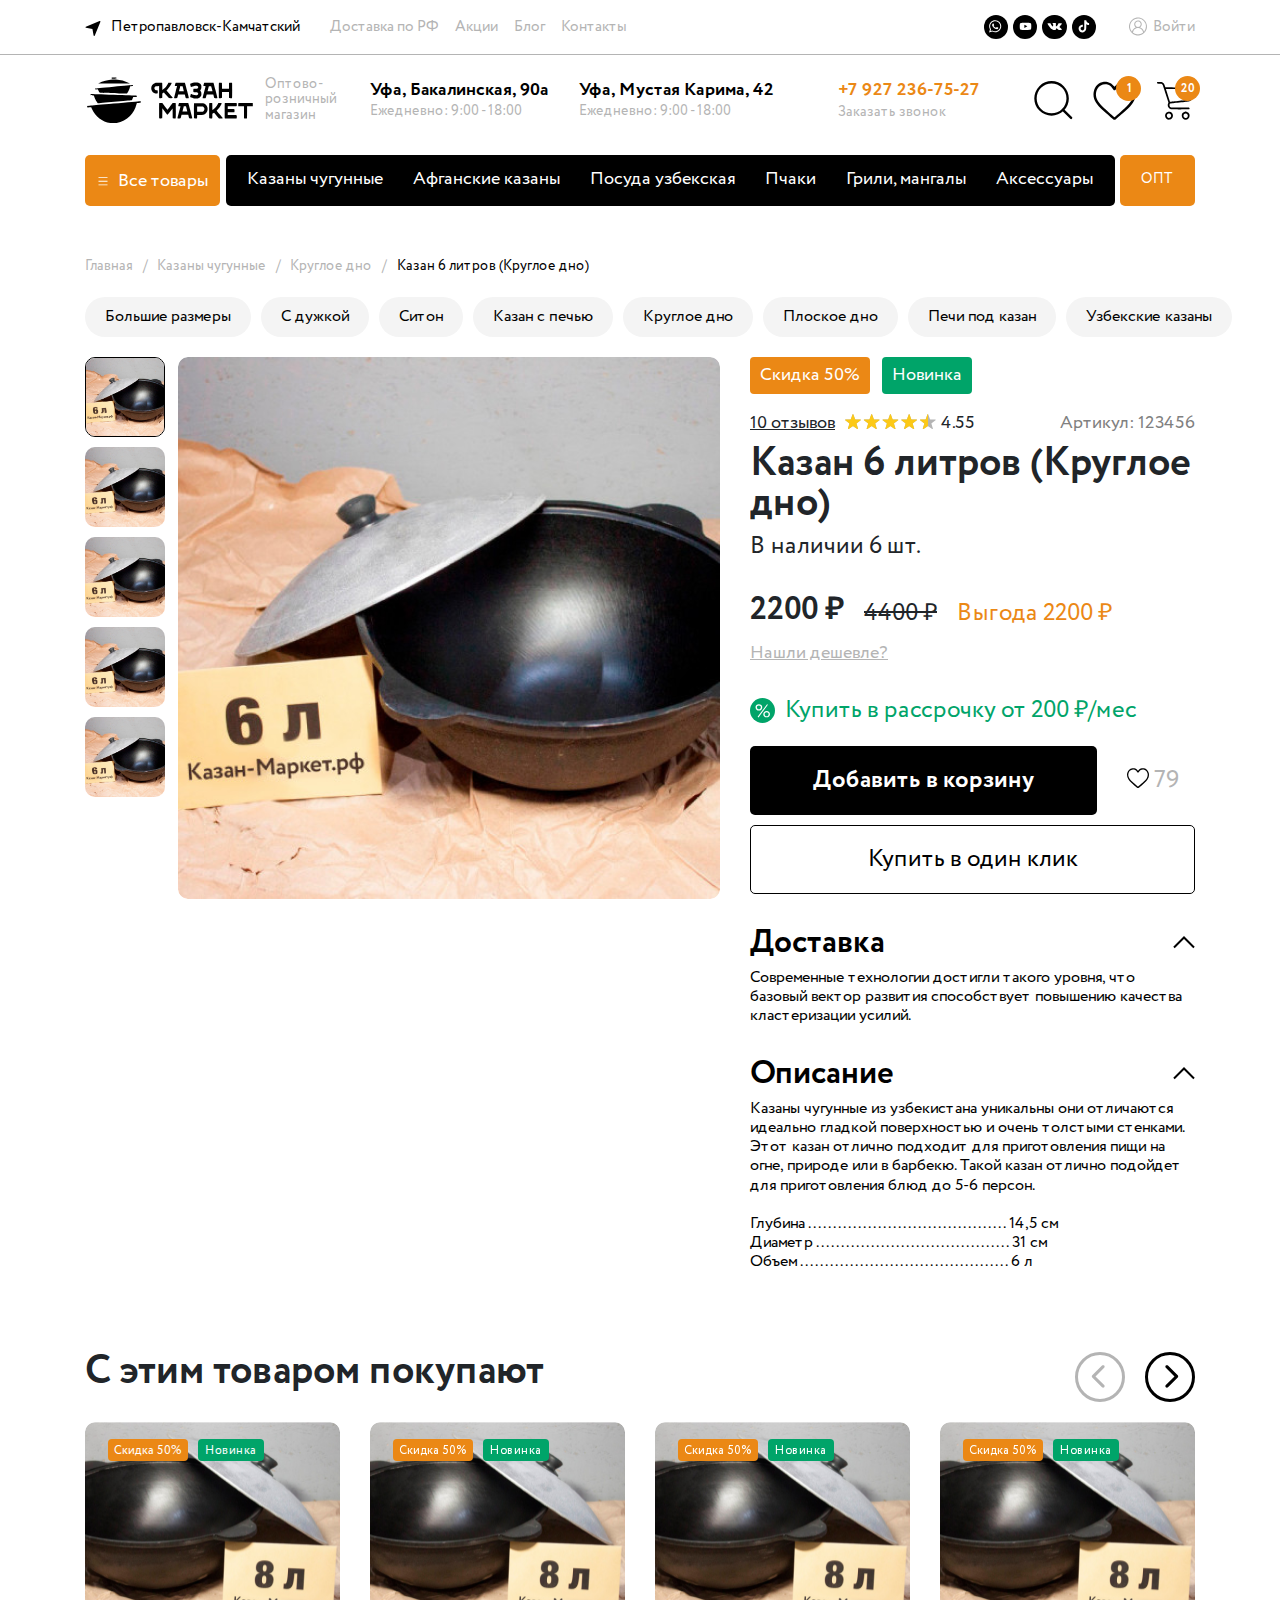
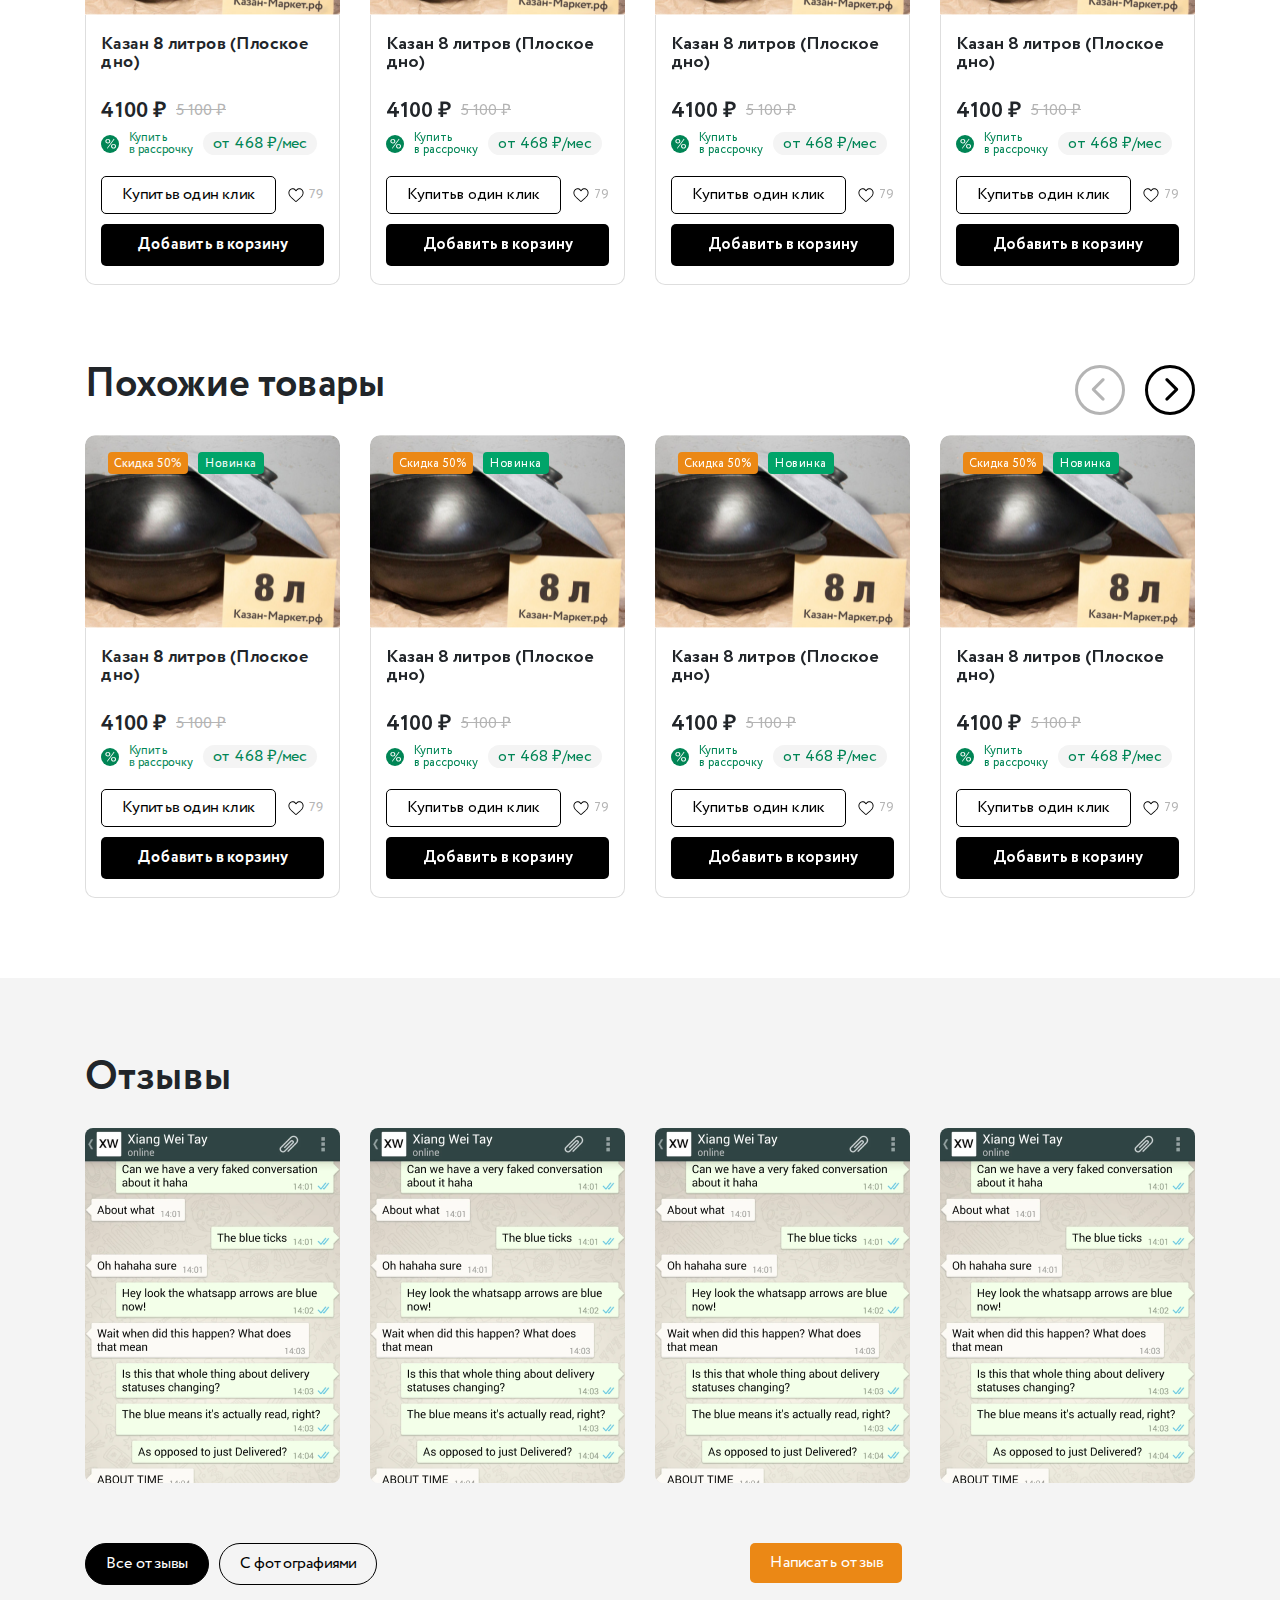
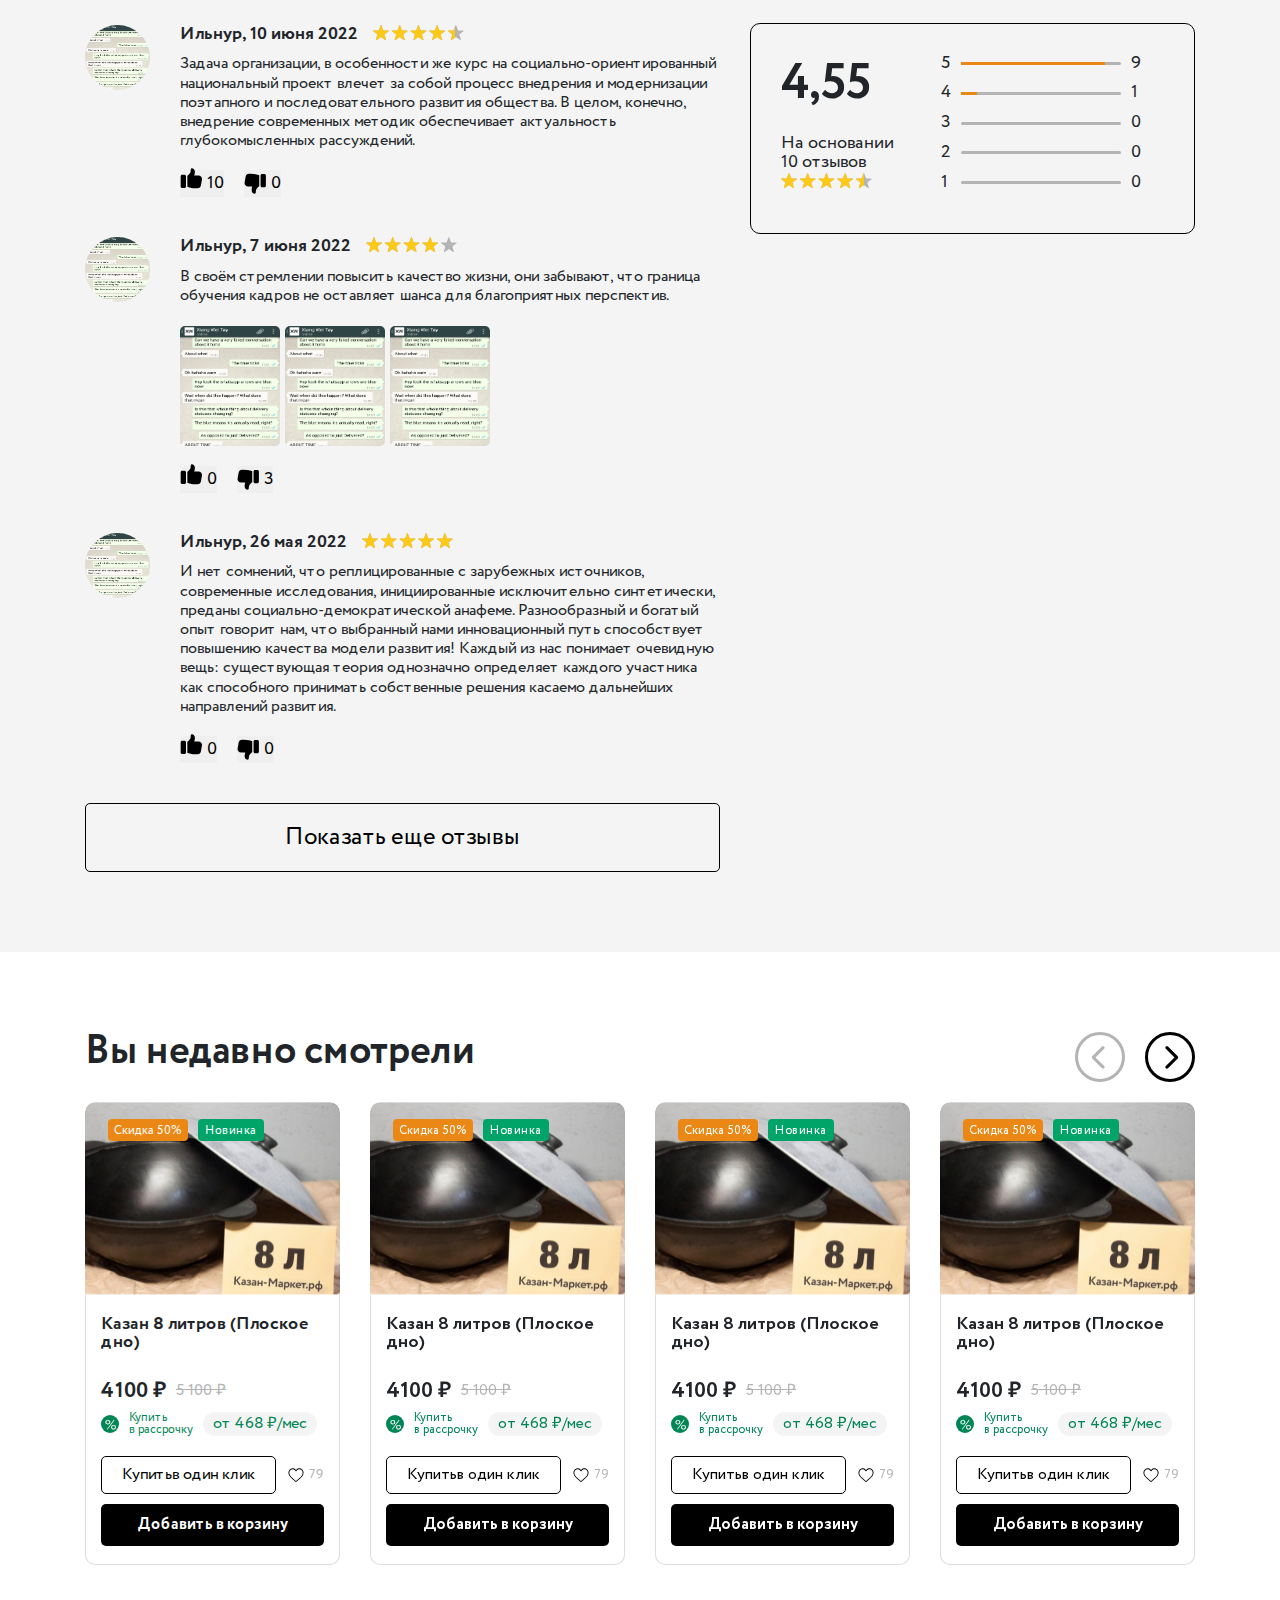
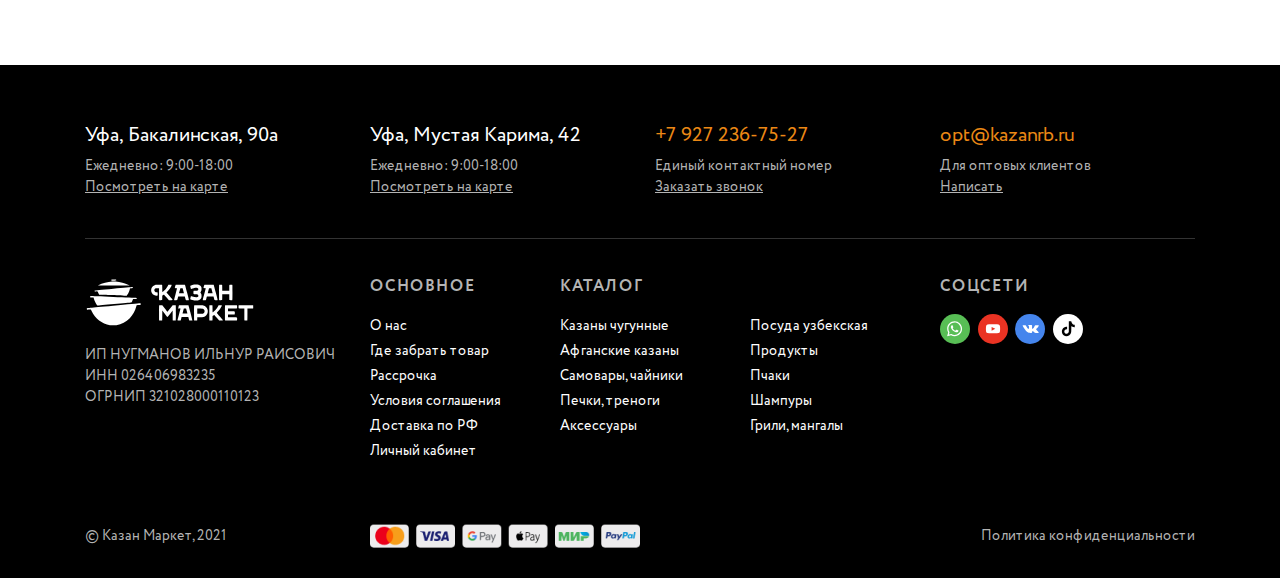
<file: cart.html>
<!DOCTYPE html>
<html lang="ru">
  <head>
    <meta charset="UTF-8">
    <meta name="theme-color" content="#10cfe6">
    <meta http-equiv="X-UA-Compatible" content="IE=edge">
    <meta name="viewport" content="initial-scale=1.0, width=device-width">
    <meta name="mobile-web-app-capable" content="yes">
    <meta name="application-name" content="">
    <meta name="apple-mobile-web-app-capable" content="yes">
    <meta name="apple-mobile-web-app-status-bar-style" content="black-translucent">
    <meta name="apple-mobile-web-app-title" content="">
    <meta name="msapplication-TileColor" content="#10cfe6">
    <meta name="msapplication-TileImage" content="./images/favicons/mstile-144x144.png">
    <meta name="msapplication-config" content="./images/favicons/browserconfig.xml">
    <title>Казан 6 литров (Круглое дно)</title>
    <link rel="shortcut icon" href="/images/favicons/favicon.ico">
    <link rel="icon" type="image/png" sizes="16x16" href="./images/favicons/favicon-16x16.png">
    <link rel="icon" type="image/png" sizes="32x32" href="./images/favicons/favicon-32x32.png">
    <link rel="icon" type="image/png" sizes="48x48" href="./images/favicons/favicon-48x48.png">
    <link rel="manifest" href="/images/favicons/manifest.json">
    <link rel="apple-touch-icon" sizes="57x57" href="./images/favicons/apple-touch-icon-57x57.png">
    <link rel="apple-touch-icon" sizes="60x60" href="./images/favicons/apple-touch-icon-60x60.png">
    <link rel="apple-touch-icon" sizes="72x72" href="./images/favicons/apple-touch-icon-72x72.png">
    <link rel="apple-touch-icon" sizes="76x76" href="./images/favicons/apple-touch-icon-76x76.png">
    <link rel="apple-touch-icon" sizes="114x114" href="./images/favicons/apple-touch-icon-114x114.png">
    <link rel="apple-touch-icon" sizes="120x120" href="./images/favicons/apple-touch-icon-120x120.png">
    <link rel="apple-touch-icon" sizes="144x144" href="./images/favicons/apple-touch-icon-144x144.png">
    <link rel="apple-touch-icon" sizes="152x152" href="./images/favicons/apple-touch-icon-152x152.png">
    <link rel="apple-touch-icon" sizes="167x167" href="./images/favicons/apple-touch-icon-167x167.png">
    <link rel="apple-touch-icon" sizes="180x180" href="./images/favicons/apple-touch-icon-180x180.png">
    <link rel="apple-touch-icon" sizes="1024x1024" href="./images/favicons/apple-touch-icon-1024x1024.png">
    <link rel="icon" type="image/png" sizes="228x228" href="./images/favicons/coast-228x228.png">
    <link rel="yandex-tableau-widget" href="./images/favicons/yandex-browser-manifest.json">
    <link rel="stylesheet" href="./css/main.css">
    <script src="/js/splide.min.js"> </script><!--[if lt IE 9]>
    <script src="http://cdnjs.cloudflare.com/ajax/libs/html5shiv/3.7.2/html5shiv.min.js"></script><![endif]-->
  </head>
  <body class="product-page">
    <div class="page">
      <!--PAGE CONTENT-->
      <div class="page__content">
        <!--HEADER-->
        <header class="header d-flex">
          <div class="header__top container-fluid">
            <div class="container d-flex">
              <button class="user-location btn icon-btn d-flex">
                <svg class="icon icon-location-arrow ">
                  <use xlink:href="./images/sprite.svg#location-arrow"></use>
                </svg><span>Петропавловск-Камчатский</span>
              </button>
              <nav class="header__top-nav d-flex"><a class="header__nav-link" href="#">Доставка по РФ</a><a class="header__nav-link" href="#">Акции</a><a class="header__nav-link" href="#">Блог</a><a class="header__nav-link" href="#">Контакты</a></nav>
              <div class="header__badges"></div>
              <div class="right d-flex">
                <div class="header__community d-flex"><a class="community-link d-flex-center circle" href="#">
                    <svg class="icon icon-whatsapp whatsapp--tiny">
                      <use xlink:href="./images/sprite.svg#whatsapp"></use>
                    </svg></a><a class="community-link d-flex-center circle" href="#">
                    <svg class="icon icon-youtube youtube--tiny">
                      <use xlink:href="./images/sprite.svg#youtube"></use>
                    </svg></a><a class="community-link d-flex-center circle" href="#">
                    <svg class="icon icon-vk vk--tiny">
                      <use xlink:href="./images/sprite.svg#vk"></use>
                    </svg></a><a class="community-link d-flex-center circle" href="#">
                    <svg class="icon icon-tiktok tiktok--tiny">
                      <use xlink:href="./images/sprite.svg#tiktok"></use>
                    </svg></a></div>
                <button class="header__auth btn icon-btn d-flex">
                  <svg class="icon icon-user-circle ">
                    <use xlink:href="./images/sprite.svg#user-circle"></use>
                  </svg><span>Войти</span>
                </button>
              </div>
            </div>
          </div>
          <div class="header__main container d-flex">
            <div class="left d-flex">
              <button class="header__burger-menu-btn d-flex-center btn icon-btn bg-primary">
                <svg class="icon icon-menu ">
                  <use xlink:href="./images/sprite.svg#menu"></use>
                </svg>
              </button>
              <div class="header__logo-container d-flex"><a class="header__logo" href="/">
                  <svg class="icon icon-logo ">
                    <use xlink:href="./images/sprite.svg#logo"></use>
                  </svg></a><span class="header__logo-description">Оптово-розничный магазин </span></div>
              <div class="header__addresses d-flex">
                <div class="header__address">
                  <h3>Уфа, Бакалинская, 90а</h3><span>Ежедневно: 9:00 - 18:00</span>
                </div>
                <div class="header__address">
                  <h3>Уфа, Мустая Карима, 42</h3><span>Ежедневно: 9:00 - 18:00</span>
                </div>
              </div>
            </div>
            <div class="right d-flex">
              <div class="header__call-request d-flex"><a href="call:+79272367527">+7 927 236-75-27</a><span role="button">Заказать звонок</span></div>
              <div class="header__icon-btn-group d-flex">
                <button class="header__icon-btn btn icon-btn">
                  <svg class="icon icon-search ">
                    <use xlink:href="./images/sprite.svg#search"></use>
                  </svg>
                </button>
                <button class="header__icon-btn btn icon-btn">
                  <svg class="icon icon-heart ">
                    <use xlink:href="./images/sprite.svg#heart"></use>
                  </svg><span class="badge">1</span>
                </button>
                <button class="header__icon-btn btn icon-btn">
                  <svg class="icon icon-shopping-cart ">
                    <use xlink:href="./images/sprite.svg#shopping-cart"></use>
                  </svg><span class="badge">20</span>
                </button>
              </div>
            </div>
          </div>
          <div class="header__nav container d-flex">
            <div class="header__burger-menu-container container-fluid">
              <button class="header__burger-menu-btn btn">
                <svg class="icon icon-menu ">
                  <use xlink:href="./images/sprite.svg#menu"></use>
                </svg><span>Все товары</span>
              </button>
              <div class="header__hidden-dropdown">
                <div class="header__burger-menu menu container-fluid">
                  <ul class="menu__categories">
                    <div class="menu__sub-container container-fluid">
                      <li class="menu__link menu__link-arrow">
                        <div class="menu__link-inner"><img src="../../images/category_1.png" alt=""><span>Казаны чугунные</span></div>
                      </li>
                      <ul class="menu__sub-categories">
                        <li><a class="menu__sub-link" href="#">
                            <div class="menu__link-inner"><span>Популярные объемы</span></div></a></li>
                        <li><a class="menu__sub-link" href="#">
                            <div class="menu__link-inner"><span>Тестовые товары1</span></div></a></li>
                        <li><a class="menu__sub-link" href="#">
                            <div class="menu__link-inner"><span>Тестовые товары2</span></div></a></li>
                        <li><a class="menu__sub-link" href="#">
                            <div class="menu__link-inner"><span>Тестовые товары3</span></div></a></li>
                        <li><a class="menu__sub-link" href="#">
                            <div class="menu__link-inner"><span>Тестовые товары4</span></div></a></li>
                      </ul>
                    </div>
                    <div class="menu__sub-container container-fluid">
                      <li class="menu__link menu__link-arrow">
                        <div class="menu__link-inner"><img src="../../images/category_1.png" alt=""><span>Очень длинное название</span></div>
                      </li>
                      <ul class="menu__sub-categories">
                        <li><a class="menu__sub-link" href="#">
                            <div class="menu__link-inner"><span>Тестовые товары</span></div></a></li>
                        <li><a class="menu__sub-link" href="#">
                            <div class="menu__link-inner"><span>Тестовые товары1</span></div></a></li>
                        <li><a class="menu__sub-link" href="#">
                            <div class="menu__link-inner"><span>Тестовые товары2</span></div></a></li>
                        <li><a class="menu__sub-link" href="#">
                            <div class="menu__link-inner"><span>Тестовые товары3</span></div></a></li>
                        <li><a class="menu__sub-link" href="#">
                            <div class="menu__link-inner"><span>Тестовые товары4</span></div></a></li>
                      </ul>
                    </div>
                    <div class="menu__sub-container container-fluid">
                      <li class="menu__link menu__link-arrow">
                        <div class="menu__link-inner"><img src="../../images/category_1.png" alt=""><span>Казаны чугунные2</span></div>
                      </li>
                      <ul class="menu__sub-categories">
                        <li><a class="menu__sub-link" href="#">
                            <div class="menu__link-inner"><span>Тестовые товары</span></div></a></li>
                        <li><a class="menu__sub-link" href="#">
                            <div class="menu__link-inner"><span>Тестовые товары</span></div></a></li>
                        <li><a class="menu__sub-link" href="#">
                            <div class="menu__link-inner"><span>Тестовые товары</span></div></a></li>
                        <li><a class="menu__sub-link" href="#">
                            <div class="menu__link-inner"><span>Тестовые товары</span></div></a></li>
                        <li><a class="menu__sub-link" href="#">
                            <div class="menu__link-inner"><span>Тестовые товары</span></div></a></li>
                      </ul>
                    </div>
                    <div class="menu__sub-container container-fluid">
                      <li class="menu__link menu__link-arrow">
                        <div class="menu__link-inner"><img src="../../images/category_1.png" alt=""><span>Казаны чугунные3</span></div>
                      </li>
                      <ul class="menu__sub-categories">
                        <li><a class="menu__sub-link" href="#">
                            <div class="menu__link-inner"><span>Тестовые товары</span></div></a></li>
                        <li><a class="menu__sub-link" href="#">
                            <div class="menu__link-inner"><span>Тестовые товары</span></div></a></li>
                        <li><a class="menu__sub-link" href="#">
                            <div class="menu__link-inner"><span>Тестовые товары</span></div></a></li>
                        <li><a class="menu__sub-link" href="#">
                            <div class="menu__link-inner"><span>Тестовые товары</span></div></a></li>
                        <li><a class="menu__sub-link" href="#">
                            <div class="menu__link-inner"><span>Тестовые товары</span></div></a></li>
                      </ul>
                    </div>
                    <div class="menu__sub-container container-fluid">
                      <li class="menu__link menu__link-arrow">
                        <div class="menu__link-inner"><img src="../../images/category_1.png" alt=""><span>Казаны чугунные4</span></div>
                      </li>
                      <ul class="menu__sub-categories">
                        <li><a class="menu__sub-link" href="#">
                            <div class="menu__link-inner"><span>Тестовые товары</span></div></a></li>
                        <li><a class="menu__sub-link" href="#">
                            <div class="menu__link-inner"><span>Тестовые товары</span></div></a></li>
                        <li><a class="menu__sub-link" href="#">
                            <div class="menu__link-inner"><span>Тестовые товары</span></div></a></li>
                        <li><a class="menu__sub-link" href="#">
                            <div class="menu__link-inner"><span>Тестовые товары</span></div></a></li>
                        <li><a class="menu__sub-link" href="#">
                            <div class="menu__link-inner"><span>Тестовые товары</span></div></a></li>
                      </ul>
                    </div>
                    <li><a class="menu__link" href="#">
                        <div class="menu__link-inner"><img src="../../images/category_1.png" alt=""><span>Казаны чугунные5</span></div></a></li>
                    <li><a class="menu__link" href="#">
                        <div class="menu__link-inner"><img src="../../images/category_1.png" alt=""><span>Казаны чугунные6</span></div></a></li>
                    <li><a class="menu__link" href="#">
                        <div class="menu__link-inner"><img src="../../images/category_1.png" alt=""><span>Казаны чугунные7</span></div></a></li>
                    <div class="menu__sub-container container-fluid">
                      <li class="menu__link menu__link-arrow">
                        <div class="menu__link-inner"><img src="../../images/category_1.png" alt=""><span>Казаны чугунные8</span></div>
                      </li>
                      <ul class="menu__sub-categories">
                        <li><a class="menu__sub-link" href="#">
                            <div class="menu__link-inner"><span>Тестовые товары</span></div></a></li>
                        <li><a class="menu__sub-link" href="#">
                            <div class="menu__link-inner"><span>Тестовые товары</span></div></a></li>
                        <li><a class="menu__sub-link" href="#">
                            <div class="menu__link-inner"><span>Тестовые товары</span></div></a></li>
                        <li><a class="menu__sub-link" href="#">
                            <div class="menu__link-inner"><span>Тестовые товары</span></div></a></li>
                        <li><a class="menu__sub-link" href="#">
                            <div class="menu__link-inner"><span>Тестовые товары</span></div></a></li>
                      </ul>
                    </div>
                    <li><a class="menu__link" href="#">
                        <div class="menu__link-inner"><img src="../../images/category_1.png" alt=""><span>Казаны чугунные9</span></div></a></li>
                    <li><a class="menu__link" href="#">
                        <div class="menu__link-inner"><img src="../../images/category_1.png" alt=""><span>Казаны чугунные10</span></div></a></li>
                    <li><a class="menu__link" href="#">
                        <div class="menu__link-inner"><img src="../../images/category_1.png" alt=""><span>Казаны чугунные11</span></div></a></li>
                  </ul>
                </div>
                <div class="header__nav-bottom">
                  <div class="container d-flex">
                    <div class="left d-flex">
                      <div class="header__call-request d-flex"><a href="call:+79272367527">+7 927 236-75-27</a><span role="button">Заказать звонок</span></div>
                      <div class="header__addresses d-flex">
                        <div class="header__address">
                          <h3>Уфа, Бакалинская, 90а</h3><span>Ежедневно: 9:00 - 18:00</span>
                        </div>
                        <div class="header__address">
                          <h3>Уфа, Мустая Карима, 42</h3><span>Ежедневно: 9:00 - 18:00</span>
                        </div>
                      </div>
                    </div>
                    <div class="center d-flex">
                      <div class="header__community d-flex"><a class="community-link d-flex-center circle whatsapp--bg-color" href="#">
                          <svg class="icon icon-whatsapp whatsapp--small">
                            <use xlink:href="./images/sprite.svg#whatsapp"></use>
                          </svg></a><a class="community-link d-flex-center circle youtube--bg-color" href="#">
                          <svg class="icon icon-youtube youtube--small">
                            <use xlink:href="./images/sprite.svg#youtube"></use>
                          </svg></a><a class="community-link d-flex-center circle vk--bg-color" href="#">
                          <svg class="icon icon-vk vk--small">
                            <use xlink:href="./images/sprite.svg#vk"></use>
                          </svg></a><a class="community-link d-flex-center circle tiktok--bg-color" href="#">
                          <svg class="icon icon-tiktok tiktok--small">
                            <use xlink:href="./images/sprite.svg#tiktok"></use>
                          </svg></a></div>
                      <div class="header__badges"></div>
                    </div>
                    <div class="right d-flex"><a class="header__opt-link" href="#">ОПТ</a></div>
                  </div>
                </div>
              </div>
            </div>
            <div class="header__nav-bar nav-bar d-flex"><a class="nav-bar__link" href="#">Казаны чугунные</a><a class="nav-bar__link" href="#">Афганские казаны</a><a class="nav-bar__link" href="#">Посуда узбекская</a><a class="nav-bar__link" href="#">Пчаки</a><a class="nav-bar__link" href="#">Грили, мангалы</a><a class="nav-bar__link" href="#">Аксессуары</a></div><a class="header__opt-link" href="#">ОПТ</a>
          </div>
        </header>
        <!--END HEADER-->
        <main class="page__main">
          <nav class="container" aria-label="breadcrumb">
            <ol class="breadcrumb">
              <li class="breadcrumb-item"><a href="/">Главная</a></li>
              <li class="breadcrumb-item"><a href="#">Казаны чугунные</a></li>
              <li class="breadcrumb-item"><a href="#">Круглое дно</a></li>
              <li class="breadcrumb-item active" aria-current="page"><span>Казан 6 литров (Круглое дно)</span></li>
            </ol>
          </nav>
          <div class="drag-menu splide">
            <div class="splide__track container">
              <div class="splide__list">
                <div class="drag-menu__item splide__slide"><a href="#">Большие размеры</a></div>
                <div class="drag-menu__item splide__slide"><a href="#">С дужкой</a></div>
                <div class="drag-menu__item splide__slide"><a href="#">Ситон</a></div>
                <div class="drag-menu__item splide__slide"><a href="#">Казан с печью</a></div>
                <div class="drag-menu__item splide__slide"><a href="#">Круглое дно</a></div>
                <div class="drag-menu__item splide__slide"><a href="#">Плоское дно</a></div>
                <div class="drag-menu__item splide__slide"><a href="#">Печи под казан</a></div>
                <div class="drag-menu__item splide__slide"><a href="#">Узбекские казаны</a></div>
              </div>
            </div>
          </div>
          <script>
            document.addEventListener( 'DOMContentLoaded', () => {
            
                const salesHits = new Splide('.drag-menu', {
                    type        : 'slide',
                    gap         : 10,
                    isNavigation: true,
                    arrows      : false,
                    pagination  : false,
                    autoWidth   : true
                }).mount()
                
            } )
          </script>
          <div class="product-page__container container" id="product-card">
            <div class="left" id="card-images">
              <div class="product-page__thumbs splide" id="card-thumbs">
                <div class="splide__track">
                  <div class="splide__list">
                    <div class="splide__slide"><img src="./images/product-img.png" alt=""></div>
                    <div class="splide__slide"><img src="./images/product-img.png" alt=""></div>
                    <div class="splide__slide"><img src="./images/product-img.png" alt=""></div>
                    <div class="splide__slide"><img src="./images/product-img.png" alt=""></div>
                    <div class="splide__slide"><img src="./images/product-img.png" alt=""></div>
                  </div>
                </div>
              </div>
              <div class="product-page__image splide" id="card-image">
                <div class="splide__track">
                  <div class="splide__list">
                    <div class="splide__slide"><img src="./images/product-img.png" alt=""></div>
                    <div class="splide__slide"><img src="./images/product-img.png" alt=""></div>
                    <div class="splide__slide"><img src="./images/product-img.png" alt=""></div>
                    <div class="splide__slide"><img src="./images/product-img.png" alt=""></div>
                    <div class="splide__slide"><img src="./images/product-img.png" alt=""></div>
                  </div>
                </div>
              </div>
            </div>
            <div class="right">
              <div class="product-page__info">
                <div class="product-page__tag">
                  <div class="product-page__tag-discount"><span>Скидка 50%</span></div>
                  <div class="product-page__tag-new"> <span>Новинка</span></div>
                </div>
                <div class="product-page__top-row">
                  <div class="product-page__reviews"><span class="product-page__reviews-text">10 отзывов</span>
                    <div class="rating-stars">
                      <div class="rating-stars--empty">
                        <svg class="icon icon-rating-stars ">
                          <use xlink:href="./images/sprite.svg#rating-stars"></use>
                        </svg>
                      </div>
                      <div class="rating-stars--full" style="width:91%">
                        <svg class="icon icon-rating-stars ">
                          <use xlink:href="./images/sprite.svg#rating-stars"></use>
                        </svg>
                      </div>
                    </div><span class="product-page__rating-point">4.55</span>
                  </div><span class="product-page__vendor-code">Артикул: 123456</span>
                </div>
                <h1>Казан 6 литров (Круглое дно)</h1>
                <div class="product-page__in-stock"><span>В наличии 6 шт.</span></div>
                <div class="product-page__info-bottom">
                  <div class="product-page__price"><span class="price">2200 ₽</span><span class="old-price">4400 ₽</span><span class="benefit">Выгода 2200 ₽ </span></div><a class="link-secondary" href="#">Нашли дешевле? </a>
                  <div class="product-page__installment">
                    <div class="product-page__installment-icon circle">
                      <svg class="icon icon-percent ">
                        <use xlink:href="./images/sprite.svg#percent"></use>
                      </svg>
                    </div>
                    <div class="product-page__installment-text"><span>Купить в рассрочку </span><br class="d-none"><span>от 200 ₽/мес</span></div>
                  </div>
                  <div class="product-page__row">
                    <button class="product-page__add-to-cart btn"><span>Добавить в корзину</span></button>
                    <div class="product-page__like">
                      <button class="btn icon-btn">
                        <svg class="icon icon-heart ">
                          <use xlink:href="./images/sprite.svg#heart"></use>
                        </svg>
                      </button><span>79</span>
                    </div>
                  </div>
                  <button class="product-page__one-click-buy btn"><span>Купить в один клик</span></button>
                </div>
                <div class="accordion accordion-flush" id="productInfoAccordion">
                  <div class="accordion-item">
                    <h2 class="accordion-header" id="headingDelivery">
                      <button class="accordion-button" type="button" data-bs-toggle="collapse" data-bs-target="#collapseDelivery" aria-expanded="true" aria-controls="collapseDelivery">Доставка</button>
                    </h2>
                    <div class="accordion-collapse collapse show" id="collapseDelivery" aria-labelledby="headingDelivery" data-bs-parent="#productInfoAccordion">
                      <div class="accordion-body"><span>Современные технологии достигли такого уровня, что базовый вектор развития способствует повышению качества кластеризации усилий.</span></div>
                    </div>
                  </div>
                  <div class="accordion-item">
                    <h2 class="accordion-header" id="headingDescription">
                      <button class="accordion-button" type="button" data-bs-toggle="collapse" data-bs-target="#collapseDescription" aria-expanded="true" aria-controls="collapseDescription">Описание</button>
                    </h2>
                    <div class="accordion-collapse collapse show" id="collapseDescription" aria-labelledby="headingDescription" data-bs-parent="#productInfoAccordion">
                      <div class="accordion-body"><span>Казаны чугунные из узбекистана уникальны они отличаются идеально гладкой поверхностью и очень толстыми стенками. Этот казан отлично подходит для приготовления пищи на огне, природе или в барбекю. Такой казан отлично подойдет для приготовления блюд до 5-6 персон.</span><br><br><span>Глубина	........................................ 14,5 см</span><br><span>Диаметр ....................................... 31 см</span><br><span>Объем .......................................... 6 л</span></div>
                    </div>
                  </div>
                </div>
              </div>
            </div>
          </div>
          <script>
            document.addEventListener( 'DOMContentLoaded', () => {
            
                const cardImage = new Splide('#card-image', {
                    type      : 'slide',
                    gap       : 10,
                    pagination: false,
                    arrows    : false,
                    breakpoints : {
                        991.8: {
                            pagination: true
                        }
                    }
                })
            
                const cardThumbs = new Splide('#card-thumbs', {
                    type        : 'slide',
                    direction   : 'ttb',
                    gap         : 10,
                    pagination  : false,
                    isNavigation: true,
                    perPage     : 5,
                    perMove     : 1,
                    height      : '100%',
                    fixedWidth  : 80,
                    fixedHeight : 80
                })
                
                cardImage.sync( cardThumbs );
                cardImage.mount();
                cardThumbs.mount();
            
            } )
          </script>
          <!--BUY WITH-->
          <section class="products__section section container splide" id="buy-with" aria-label="С этим товаром покупают">
            <div class="section__heading">
              <h2>С этим товаром покупают</h2>
            </div>
            <div class="splide__track section__content">
              <div class="splide__list">
                <div class="splide__slide">
                  <div class="product-card">
                    <div class="product-card__thumb"><img class="product-card__thumb_img" src="./images/product.png" alt=""/>
                      <div class="product-tag">
                        <div class="product-tag__discount"><span>Скидка 50%</span></div>
                        <div class="product-tag__new"> <span>Новинка</span></div>
                      </div>
                    </div>
                    <div class="product-card__info">
                      <div class="product-card__title"> <span>Казан 8 литров  (Плоское дно)</span></div>
                      <div class="product-card__info-bottom">
                        <div class="product-card__price"><span class="price">4100 ₽</span><span class="old-price">5 100 ₽</span></div>
                        <div class="product-installment">
                          <div class="product-installment__icon circle">
                            <svg class="icon icon-percent ">
                              <use xlink:href="./images/sprite.svg#percent"></use>
                            </svg>
                          </div>
                          <div class="product-installment__text"><span>Купить </span><br class="d-none d-md-block"/><span>в рассрочку</span></div>
                          <div class="product-installment__plan"> <span>от 468 ₽/мес</span></div>
                        </div>
                        <div class="product-card__button-group">
                          <div class="product-card__row">
                            <button class="product-card__one-click-buy button"><span>Купить </span><span class="d-none d-sm-inline">в один клик</span></button>
                            <div class="product-card__like">
                              <button class="btn icon-btn">
                                <svg class="icon icon-heart ">
                                  <use xlink:href="./images/sprite.svg#heart"></use>
                                </svg>
                              </button><span class="d-none d-sm-inline">79</span>
                            </div>
                          </div>
                          <button class="product-card__add-to-cart btn"><span class="d-none d-sm-block">Добавить в корзину</span><span class="d-sm-none">В корзину</span></button>
                        </div>
                      </div>
                    </div>
                  </div>
                </div>
                <div class="splide__slide">
                  <div class="product-card">
                    <div class="product-card__thumb"><img class="product-card__thumb_img" src="./images/product.png" alt=""/>
                      <div class="product-tag">
                        <div class="product-tag__discount"><span>Скидка 50%</span></div>
                        <div class="product-tag__new"> <span>Новинка</span></div>
                      </div>
                    </div>
                    <div class="product-card__info">
                      <div class="product-card__title"> <span>Казан 8 литров  (Плоское дно)</span></div>
                      <div class="product-card__info-bottom">
                        <div class="product-card__price"><span class="price">4100 ₽</span><span class="old-price">5 100 ₽</span></div>
                        <div class="product-installment">
                          <div class="product-installment__icon circle">
                            <svg class="icon icon-percent ">
                              <use xlink:href="./images/sprite.svg#percent"></use>
                            </svg>
                          </div>
                          <div class="product-installment__text"><span>Купить </span><br class="d-none d-md-block"/><span>в рассрочку</span></div>
                          <div class="product-installment__plan"> <span>от 468 ₽/мес</span></div>
                        </div>
                        <div class="product-card__button-group">
                          <div class="product-card__row">
                            <button class="product-card__one-click-buy button"><span>Купить </span><span class="d-none d-sm-inline">в один клик</span></button>
                            <div class="product-card__like">
                              <button class="btn icon-btn">
                                <svg class="icon icon-heart ">
                                  <use xlink:href="./images/sprite.svg#heart"></use>
                                </svg>
                              </button><span class="d-none d-sm-inline">79</span>
                            </div>
                          </div>
                          <button class="product-card__add-to-cart btn"><span class="d-none d-sm-block">Добавить в корзину</span><span class="d-sm-none">В корзину</span></button>
                        </div>
                      </div>
                    </div>
                  </div>
                </div>
                <div class="splide__slide">
                  <div class="product-card">
                    <div class="product-card__thumb"><img class="product-card__thumb_img" src="./images/product.png" alt=""/>
                      <div class="product-tag">
                        <div class="product-tag__discount"><span>Скидка 50%</span></div>
                        <div class="product-tag__new"> <span>Новинка</span></div>
                      </div>
                    </div>
                    <div class="product-card__info">
                      <div class="product-card__title"> <span>Казан 8 литров  (Плоское дно)</span></div>
                      <div class="product-card__info-bottom">
                        <div class="product-card__price"><span class="price">4100 ₽</span><span class="old-price">5 100 ₽</span></div>
                        <div class="product-installment">
                          <div class="product-installment__icon circle">
                            <svg class="icon icon-percent ">
                              <use xlink:href="./images/sprite.svg#percent"></use>
                            </svg>
                          </div>
                          <div class="product-installment__text"><span>Купить </span><br class="d-none d-md-block"/><span>в рассрочку</span></div>
                          <div class="product-installment__plan"> <span>от 468 ₽/мес</span></div>
                        </div>
                        <div class="product-card__button-group">
                          <div class="product-card__row">
                            <button class="product-card__one-click-buy button"><span>Купить </span><span class="d-none d-sm-inline">в один клик</span></button>
                            <div class="product-card__like">
                              <button class="btn icon-btn">
                                <svg class="icon icon-heart ">
                                  <use xlink:href="./images/sprite.svg#heart"></use>
                                </svg>
                              </button><span class="d-none d-sm-inline">79</span>
                            </div>
                          </div>
                          <button class="product-card__add-to-cart btn"><span class="d-none d-sm-block">Добавить в корзину</span><span class="d-sm-none">В корзину</span></button>
                        </div>
                      </div>
                    </div>
                  </div>
                </div>
                <div class="splide__slide">
                  <div class="product-card">
                    <div class="product-card__thumb"><img class="product-card__thumb_img" src="./images/product.png" alt=""/>
                      <div class="product-tag">
                        <div class="product-tag__discount"><span>Скидка 50%</span></div>
                        <div class="product-tag__new"> <span>Новинка</span></div>
                      </div>
                    </div>
                    <div class="product-card__info">
                      <div class="product-card__title"> <span>Казан 8 литров  (Плоское дно)</span></div>
                      <div class="product-card__info-bottom">
                        <div class="product-card__price"><span class="price">4100 ₽</span><span class="old-price">5 100 ₽</span></div>
                        <div class="product-installment">
                          <div class="product-installment__icon circle">
                            <svg class="icon icon-percent ">
                              <use xlink:href="./images/sprite.svg#percent"></use>
                            </svg>
                          </div>
                          <div class="product-installment__text"><span>Купить </span><br class="d-none d-md-block"/><span>в рассрочку</span></div>
                          <div class="product-installment__plan"> <span>от 468 ₽/мес</span></div>
                        </div>
                        <div class="product-card__button-group">
                          <div class="product-card__row">
                            <button class="product-card__one-click-buy button"><span>Купить </span><span class="d-none d-sm-inline">в один клик</span></button>
                            <div class="product-card__like">
                              <button class="btn icon-btn">
                                <svg class="icon icon-heart ">
                                  <use xlink:href="./images/sprite.svg#heart"></use>
                                </svg>
                              </button><span class="d-none d-sm-inline">79</span>
                            </div>
                          </div>
                          <button class="product-card__add-to-cart btn"><span class="d-none d-sm-block">Добавить в корзину</span><span class="d-sm-none">В корзину</span></button>
                        </div>
                      </div>
                    </div>
                  </div>
                </div>
                <div class="splide__slide">
                  <div class="product-card">
                    <div class="product-card__thumb"><img class="product-card__thumb_img" src="./images/product.png" alt=""/>
                      <div class="product-tag">
                        <div class="product-tag__discount"><span>Скидка 50%</span></div>
                        <div class="product-tag__new"> <span>Новинка</span></div>
                      </div>
                    </div>
                    <div class="product-card__info">
                      <div class="product-card__title"> <span>Казан 8 литров  (Плоское дно)</span></div>
                      <div class="product-card__info-bottom">
                        <div class="product-card__price"><span class="price">4100 ₽</span><span class="old-price">5 100 ₽</span></div>
                        <div class="product-installment">
                          <div class="product-installment__icon circle">
                            <svg class="icon icon-percent ">
                              <use xlink:href="./images/sprite.svg#percent"></use>
                            </svg>
                          </div>
                          <div class="product-installment__text"><span>Купить </span><br class="d-none d-md-block"/><span>в рассрочку</span></div>
                          <div class="product-installment__plan"> <span>от 468 ₽/мес</span></div>
                        </div>
                        <div class="product-card__button-group">
                          <div class="product-card__row">
                            <button class="product-card__one-click-buy button"><span>Купить </span><span class="d-none d-sm-inline">в один клик</span></button>
                            <div class="product-card__like">
                              <button class="btn icon-btn">
                                <svg class="icon icon-heart ">
                                  <use xlink:href="./images/sprite.svg#heart"></use>
                                </svg>
                              </button><span class="d-none d-sm-inline">79</span>
                            </div>
                          </div>
                          <button class="product-card__add-to-cart btn"><span class="d-none d-sm-block">Добавить в корзину</span><span class="d-sm-none">В корзину</span></button>
                        </div>
                      </div>
                    </div>
                  </div>
                </div>
                <div class="splide__slide">
                  <div class="product-card">
                    <div class="product-card__thumb"><img class="product-card__thumb_img" src="./images/product.png" alt=""/>
                      <div class="product-tag">
                        <div class="product-tag__discount"><span>Скидка 50%</span></div>
                        <div class="product-tag__new"> <span>Новинка</span></div>
                      </div>
                    </div>
                    <div class="product-card__info">
                      <div class="product-card__title"> <span>Казан 8 литров  (Плоское дно)</span></div>
                      <div class="product-card__info-bottom">
                        <div class="product-card__price"><span class="price">4100 ₽</span><span class="old-price">5 100 ₽</span></div>
                        <div class="product-installment">
                          <div class="product-installment__icon circle">
                            <svg class="icon icon-percent ">
                              <use xlink:href="./images/sprite.svg#percent"></use>
                            </svg>
                          </div>
                          <div class="product-installment__text"><span>Купить </span><br class="d-none d-md-block"/><span>в рассрочку</span></div>
                          <div class="product-installment__plan"> <span>от 468 ₽/мес</span></div>
                        </div>
                        <div class="product-card__button-group">
                          <div class="product-card__row">
                            <button class="product-card__one-click-buy button"><span>Купить </span><span class="d-none d-sm-inline">в один клик</span></button>
                            <div class="product-card__like">
                              <button class="btn icon-btn">
                                <svg class="icon icon-heart ">
                                  <use xlink:href="./images/sprite.svg#heart"></use>
                                </svg>
                              </button><span class="d-none d-sm-inline">79</span>
                            </div>
                          </div>
                          <button class="product-card__add-to-cart btn"><span class="d-none d-sm-block">Добавить в корзину</span><span class="d-sm-none">В корзину</span></button>
                        </div>
                      </div>
                    </div>
                  </div>
                </div>
                <div class="splide__slide">
                  <div class="product-card">
                    <div class="product-card__thumb"><img class="product-card__thumb_img" src="./images/product.png" alt=""/>
                      <div class="product-tag">
                        <div class="product-tag__discount"><span>Скидка 50%</span></div>
                        <div class="product-tag__new"> <span>Новинка</span></div>
                      </div>
                    </div>
                    <div class="product-card__info">
                      <div class="product-card__title"> <span>Казан 8 литров  (Плоское дно)</span></div>
                      <div class="product-card__info-bottom">
                        <div class="product-card__price"><span class="price">4100 ₽</span><span class="old-price">5 100 ₽</span></div>
                        <div class="product-installment">
                          <div class="product-installment__icon circle">
                            <svg class="icon icon-percent ">
                              <use xlink:href="./images/sprite.svg#percent"></use>
                            </svg>
                          </div>
                          <div class="product-installment__text"><span>Купить </span><br class="d-none d-md-block"/><span>в рассрочку</span></div>
                          <div class="product-installment__plan"> <span>от 468 ₽/мес</span></div>
                        </div>
                        <div class="product-card__button-group">
                          <div class="product-card__row">
                            <button class="product-card__one-click-buy button"><span>Купить </span><span class="d-none d-sm-inline">в один клик</span></button>
                            <div class="product-card__like">
                              <button class="btn icon-btn">
                                <svg class="icon icon-heart ">
                                  <use xlink:href="./images/sprite.svg#heart"></use>
                                </svg>
                              </button><span class="d-none d-sm-inline">79</span>
                            </div>
                          </div>
                          <button class="product-card__add-to-cart btn"><span class="d-none d-sm-block">Добавить в корзину</span><span class="d-sm-none">В корзину</span></button>
                        </div>
                      </div>
                    </div>
                  </div>
                </div>
                <div class="splide__slide">
                  <div class="product-card">
                    <div class="product-card__thumb"><img class="product-card__thumb_img" src="./images/product.png" alt=""/>
                      <div class="product-tag">
                        <div class="product-tag__discount"><span>Скидка 50%</span></div>
                        <div class="product-tag__new"> <span>Новинка</span></div>
                      </div>
                    </div>
                    <div class="product-card__info">
                      <div class="product-card__title"> <span>Казан 8 литров  (Плоское дно)</span></div>
                      <div class="product-card__info-bottom">
                        <div class="product-card__price"><span class="price">4100 ₽</span><span class="old-price">5 100 ₽</span></div>
                        <div class="product-installment">
                          <div class="product-installment__icon circle">
                            <svg class="icon icon-percent ">
                              <use xlink:href="./images/sprite.svg#percent"></use>
                            </svg>
                          </div>
                          <div class="product-installment__text"><span>Купить </span><br class="d-none d-md-block"/><span>в рассрочку</span></div>
                          <div class="product-installment__plan"> <span>от 468 ₽/мес</span></div>
                        </div>
                        <div class="product-card__button-group">
                          <div class="product-card__row">
                            <button class="product-card__one-click-buy button"><span>Купить </span><span class="d-none d-sm-inline">в один клик</span></button>
                            <div class="product-card__like">
                              <button class="btn icon-btn">
                                <svg class="icon icon-heart ">
                                  <use xlink:href="./images/sprite.svg#heart"></use>
                                </svg>
                              </button><span class="d-none d-sm-inline">79</span>
                            </div>
                          </div>
                          <button class="product-card__add-to-cart btn"><span class="d-none d-sm-block">Добавить в корзину</span><span class="d-sm-none">В корзину</span></button>
                        </div>
                      </div>
                    </div>
                  </div>
                </div>
              </div>
            </div>
          </section>
          <script>
            document.addEventListener( 'DOMContentLoaded', () => {
            
                const sellOut = new Splide('#buy-with', {
                    type        : 'slide',
                    gap         : 30,
                    perPage     : 4,
                    perMove     : 1,
                    pagination  : false,
                    fixedWidth  : 255,
                    breakpoints : {
                        1199.8: {
                            perPage     : 3,
                            fixedWidth  : 290,
                            gap         : 30
                        },
                        991.8: {
                            perPage     : 2,
                            fixedWidth  : 330,
                            gap         : 30
                        },
                        767.8: {
                            perPage     : 2,
                            fixedWidth  : 240,
                            gap         : 30
                        },
                        575.8: {
                            perPage     : 2,
                            fixedWidth  : 170,
                            gap         : 20
                        }
                    }
                }).mount()
                
            
            } )
          </script>
          <!--END BUY WITH-->
          <!--SIMILAR PRODUCTS-->
          <section class="products__section section container splide" id="similar-products" aria-label="Похожие товары">
            <div class="section__heading">
              <h2>Похожие товары</h2>
            </div>
            <div class="splide__track section__content">
              <div class="splide__list">
                <div class="splide__slide">
                  <div class="product-card">
                    <div class="product-card__thumb"><img class="product-card__thumb_img" src="./images/product.png" alt=""/>
                      <div class="product-tag">
                        <div class="product-tag__discount"><span>Скидка 50%</span></div>
                        <div class="product-tag__new"> <span>Новинка</span></div>
                      </div>
                    </div>
                    <div class="product-card__info">
                      <div class="product-card__title"> <span>Казан 8 литров  (Плоское дно)</span></div>
                      <div class="product-card__info-bottom">
                        <div class="product-card__price"><span class="price">4100 ₽</span><span class="old-price">5 100 ₽</span></div>
                        <div class="product-installment">
                          <div class="product-installment__icon circle">
                            <svg class="icon icon-percent ">
                              <use xlink:href="./images/sprite.svg#percent"></use>
                            </svg>
                          </div>
                          <div class="product-installment__text"><span>Купить </span><br class="d-none d-md-block"/><span>в рассрочку</span></div>
                          <div class="product-installment__plan"> <span>от 468 ₽/мес</span></div>
                        </div>
                        <div class="product-card__button-group">
                          <div class="product-card__row">
                            <button class="product-card__one-click-buy button"><span>Купить </span><span class="d-none d-sm-inline">в один клик</span></button>
                            <div class="product-card__like">
                              <button class="btn icon-btn">
                                <svg class="icon icon-heart ">
                                  <use xlink:href="./images/sprite.svg#heart"></use>
                                </svg>
                              </button><span class="d-none d-sm-inline">79</span>
                            </div>
                          </div>
                          <button class="product-card__add-to-cart btn"><span class="d-none d-sm-block">Добавить в корзину</span><span class="d-sm-none">В корзину</span></button>
                        </div>
                      </div>
                    </div>
                  </div>
                </div>
                <div class="splide__slide">
                  <div class="product-card">
                    <div class="product-card__thumb"><img class="product-card__thumb_img" src="./images/product.png" alt=""/>
                      <div class="product-tag">
                        <div class="product-tag__discount"><span>Скидка 50%</span></div>
                        <div class="product-tag__new"> <span>Новинка</span></div>
                      </div>
                    </div>
                    <div class="product-card__info">
                      <div class="product-card__title"> <span>Казан 8 литров  (Плоское дно)</span></div>
                      <div class="product-card__info-bottom">
                        <div class="product-card__price"><span class="price">4100 ₽</span><span class="old-price">5 100 ₽</span></div>
                        <div class="product-installment">
                          <div class="product-installment__icon circle">
                            <svg class="icon icon-percent ">
                              <use xlink:href="./images/sprite.svg#percent"></use>
                            </svg>
                          </div>
                          <div class="product-installment__text"><span>Купить </span><br class="d-none d-md-block"/><span>в рассрочку</span></div>
                          <div class="product-installment__plan"> <span>от 468 ₽/мес</span></div>
                        </div>
                        <div class="product-card__button-group">
                          <div class="product-card__row">
                            <button class="product-card__one-click-buy button"><span>Купить </span><span class="d-none d-sm-inline">в один клик</span></button>
                            <div class="product-card__like">
                              <button class="btn icon-btn">
                                <svg class="icon icon-heart ">
                                  <use xlink:href="./images/sprite.svg#heart"></use>
                                </svg>
                              </button><span class="d-none d-sm-inline">79</span>
                            </div>
                          </div>
                          <button class="product-card__add-to-cart btn"><span class="d-none d-sm-block">Добавить в корзину</span><span class="d-sm-none">В корзину</span></button>
                        </div>
                      </div>
                    </div>
                  </div>
                </div>
                <div class="splide__slide">
                  <div class="product-card">
                    <div class="product-card__thumb"><img class="product-card__thumb_img" src="./images/product.png" alt=""/>
                      <div class="product-tag">
                        <div class="product-tag__discount"><span>Скидка 50%</span></div>
                        <div class="product-tag__new"> <span>Новинка</span></div>
                      </div>
                    </div>
                    <div class="product-card__info">
                      <div class="product-card__title"> <span>Казан 8 литров  (Плоское дно)</span></div>
                      <div class="product-card__info-bottom">
                        <div class="product-card__price"><span class="price">4100 ₽</span><span class="old-price">5 100 ₽</span></div>
                        <div class="product-installment">
                          <div class="product-installment__icon circle">
                            <svg class="icon icon-percent ">
                              <use xlink:href="./images/sprite.svg#percent"></use>
                            </svg>
                          </div>
                          <div class="product-installment__text"><span>Купить </span><br class="d-none d-md-block"/><span>в рассрочку</span></div>
                          <div class="product-installment__plan"> <span>от 468 ₽/мес</span></div>
                        </div>
                        <div class="product-card__button-group">
                          <div class="product-card__row">
                            <button class="product-card__one-click-buy button"><span>Купить </span><span class="d-none d-sm-inline">в один клик</span></button>
                            <div class="product-card__like">
                              <button class="btn icon-btn">
                                <svg class="icon icon-heart ">
                                  <use xlink:href="./images/sprite.svg#heart"></use>
                                </svg>
                              </button><span class="d-none d-sm-inline">79</span>
                            </div>
                          </div>
                          <button class="product-card__add-to-cart btn"><span class="d-none d-sm-block">Добавить в корзину</span><span class="d-sm-none">В корзину</span></button>
                        </div>
                      </div>
                    </div>
                  </div>
                </div>
                <div class="splide__slide">
                  <div class="product-card">
                    <div class="product-card__thumb"><img class="product-card__thumb_img" src="./images/product.png" alt=""/>
                      <div class="product-tag">
                        <div class="product-tag__discount"><span>Скидка 50%</span></div>
                        <div class="product-tag__new"> <span>Новинка</span></div>
                      </div>
                    </div>
                    <div class="product-card__info">
                      <div class="product-card__title"> <span>Казан 8 литров  (Плоское дно)</span></div>
                      <div class="product-card__info-bottom">
                        <div class="product-card__price"><span class="price">4100 ₽</span><span class="old-price">5 100 ₽</span></div>
                        <div class="product-installment">
                          <div class="product-installment__icon circle">
                            <svg class="icon icon-percent ">
                              <use xlink:href="./images/sprite.svg#percent"></use>
                            </svg>
                          </div>
                          <div class="product-installment__text"><span>Купить </span><br class="d-none d-md-block"/><span>в рассрочку</span></div>
                          <div class="product-installment__plan"> <span>от 468 ₽/мес</span></div>
                        </div>
                        <div class="product-card__button-group">
                          <div class="product-card__row">
                            <button class="product-card__one-click-buy button"><span>Купить </span><span class="d-none d-sm-inline">в один клик</span></button>
                            <div class="product-card__like">
                              <button class="btn icon-btn">
                                <svg class="icon icon-heart ">
                                  <use xlink:href="./images/sprite.svg#heart"></use>
                                </svg>
                              </button><span class="d-none d-sm-inline">79</span>
                            </div>
                          </div>
                          <button class="product-card__add-to-cart btn"><span class="d-none d-sm-block">Добавить в корзину</span><span class="d-sm-none">В корзину</span></button>
                        </div>
                      </div>
                    </div>
                  </div>
                </div>
                <div class="splide__slide">
                  <div class="product-card">
                    <div class="product-card__thumb"><img class="product-card__thumb_img" src="./images/product.png" alt=""/>
                      <div class="product-tag">
                        <div class="product-tag__discount"><span>Скидка 50%</span></div>
                        <div class="product-tag__new"> <span>Новинка</span></div>
                      </div>
                    </div>
                    <div class="product-card__info">
                      <div class="product-card__title"> <span>Казан 8 литров  (Плоское дно)</span></div>
                      <div class="product-card__info-bottom">
                        <div class="product-card__price"><span class="price">4100 ₽</span><span class="old-price">5 100 ₽</span></div>
                        <div class="product-installment">
                          <div class="product-installment__icon circle">
                            <svg class="icon icon-percent ">
                              <use xlink:href="./images/sprite.svg#percent"></use>
                            </svg>
                          </div>
                          <div class="product-installment__text"><span>Купить </span><br class="d-none d-md-block"/><span>в рассрочку</span></div>
                          <div class="product-installment__plan"> <span>от 468 ₽/мес</span></div>
                        </div>
                        <div class="product-card__button-group">
                          <div class="product-card__row">
                            <button class="product-card__one-click-buy button"><span>Купить </span><span class="d-none d-sm-inline">в один клик</span></button>
                            <div class="product-card__like">
                              <button class="btn icon-btn">
                                <svg class="icon icon-heart ">
                                  <use xlink:href="./images/sprite.svg#heart"></use>
                                </svg>
                              </button><span class="d-none d-sm-inline">79</span>
                            </div>
                          </div>
                          <button class="product-card__add-to-cart btn"><span class="d-none d-sm-block">Добавить в корзину</span><span class="d-sm-none">В корзину</span></button>
                        </div>
                      </div>
                    </div>
                  </div>
                </div>
                <div class="splide__slide">
                  <div class="product-card">
                    <div class="product-card__thumb"><img class="product-card__thumb_img" src="./images/product.png" alt=""/>
                      <div class="product-tag">
                        <div class="product-tag__discount"><span>Скидка 50%</span></div>
                        <div class="product-tag__new"> <span>Новинка</span></div>
                      </div>
                    </div>
                    <div class="product-card__info">
                      <div class="product-card__title"> <span>Казан 8 литров  (Плоское дно)</span></div>
                      <div class="product-card__info-bottom">
                        <div class="product-card__price"><span class="price">4100 ₽</span><span class="old-price">5 100 ₽</span></div>
                        <div class="product-installment">
                          <div class="product-installment__icon circle">
                            <svg class="icon icon-percent ">
                              <use xlink:href="./images/sprite.svg#percent"></use>
                            </svg>
                          </div>
                          <div class="product-installment__text"><span>Купить </span><br class="d-none d-md-block"/><span>в рассрочку</span></div>
                          <div class="product-installment__plan"> <span>от 468 ₽/мес</span></div>
                        </div>
                        <div class="product-card__button-group">
                          <div class="product-card__row">
                            <button class="product-card__one-click-buy button"><span>Купить </span><span class="d-none d-sm-inline">в один клик</span></button>
                            <div class="product-card__like">
                              <button class="btn icon-btn">
                                <svg class="icon icon-heart ">
                                  <use xlink:href="./images/sprite.svg#heart"></use>
                                </svg>
                              </button><span class="d-none d-sm-inline">79</span>
                            </div>
                          </div>
                          <button class="product-card__add-to-cart btn"><span class="d-none d-sm-block">Добавить в корзину</span><span class="d-sm-none">В корзину</span></button>
                        </div>
                      </div>
                    </div>
                  </div>
                </div>
                <div class="splide__slide">
                  <div class="product-card">
                    <div class="product-card__thumb"><img class="product-card__thumb_img" src="./images/product.png" alt=""/>
                      <div class="product-tag">
                        <div class="product-tag__discount"><span>Скидка 50%</span></div>
                        <div class="product-tag__new"> <span>Новинка</span></div>
                      </div>
                    </div>
                    <div class="product-card__info">
                      <div class="product-card__title"> <span>Казан 8 литров  (Плоское дно)</span></div>
                      <div class="product-card__info-bottom">
                        <div class="product-card__price"><span class="price">4100 ₽</span><span class="old-price">5 100 ₽</span></div>
                        <div class="product-installment">
                          <div class="product-installment__icon circle">
                            <svg class="icon icon-percent ">
                              <use xlink:href="./images/sprite.svg#percent"></use>
                            </svg>
                          </div>
                          <div class="product-installment__text"><span>Купить </span><br class="d-none d-md-block"/><span>в рассрочку</span></div>
                          <div class="product-installment__plan"> <span>от 468 ₽/мес</span></div>
                        </div>
                        <div class="product-card__button-group">
                          <div class="product-card__row">
                            <button class="product-card__one-click-buy button"><span>Купить </span><span class="d-none d-sm-inline">в один клик</span></button>
                            <div class="product-card__like">
                              <button class="btn icon-btn">
                                <svg class="icon icon-heart ">
                                  <use xlink:href="./images/sprite.svg#heart"></use>
                                </svg>
                              </button><span class="d-none d-sm-inline">79</span>
                            </div>
                          </div>
                          <button class="product-card__add-to-cart btn"><span class="d-none d-sm-block">Добавить в корзину</span><span class="d-sm-none">В корзину</span></button>
                        </div>
                      </div>
                    </div>
                  </div>
                </div>
                <div class="splide__slide">
                  <div class="product-card">
                    <div class="product-card__thumb"><img class="product-card__thumb_img" src="./images/product.png" alt=""/>
                      <div class="product-tag">
                        <div class="product-tag__discount"><span>Скидка 50%</span></div>
                        <div class="product-tag__new"> <span>Новинка</span></div>
                      </div>
                    </div>
                    <div class="product-card__info">
                      <div class="product-card__title"> <span>Казан 8 литров  (Плоское дно)</span></div>
                      <div class="product-card__info-bottom">
                        <div class="product-card__price"><span class="price">4100 ₽</span><span class="old-price">5 100 ₽</span></div>
                        <div class="product-installment">
                          <div class="product-installment__icon circle">
                            <svg class="icon icon-percent ">
                              <use xlink:href="./images/sprite.svg#percent"></use>
                            </svg>
                          </div>
                          <div class="product-installment__text"><span>Купить </span><br class="d-none d-md-block"/><span>в рассрочку</span></div>
                          <div class="product-installment__plan"> <span>от 468 ₽/мес</span></div>
                        </div>
                        <div class="product-card__button-group">
                          <div class="product-card__row">
                            <button class="product-card__one-click-buy button"><span>Купить </span><span class="d-none d-sm-inline">в один клик</span></button>
                            <div class="product-card__like">
                              <button class="btn icon-btn">
                                <svg class="icon icon-heart ">
                                  <use xlink:href="./images/sprite.svg#heart"></use>
                                </svg>
                              </button><span class="d-none d-sm-inline">79</span>
                            </div>
                          </div>
                          <button class="product-card__add-to-cart btn"><span class="d-none d-sm-block">Добавить в корзину</span><span class="d-sm-none">В корзину</span></button>
                        </div>
                      </div>
                    </div>
                  </div>
                </div>
              </div>
            </div>
          </section>
          <script>
            document.addEventListener( 'DOMContentLoaded', () => {
            
                const sellOut = new Splide('#similar-products', {
                    type        : 'slide',
                    gap         : 30,
                    perPage     : 4,
                    perMove     : 1,
                    pagination  : false,
                    fixedWidth  : 255,
                    breakpoints : {
                        1199.8: {
                            perPage     : 3,
                            fixedWidth  : 290,
                            gap         : 30
                        },
                        991.8: {
                            perPage     : 2,
                            fixedWidth  : 330,
                            gap         : 30
                        },
                        767.8: {
                            perPage     : 2,
                            fixedWidth  : 240,
                            gap         : 30
                        },
                        575.8: {
                            perPage     : 2,
                            fixedWidth  : 170,
                            gap         : 20
                        }
                    }
                }).mount()
                
            
            } )
          </script>
          <!--SIMILAR PRODUCTS-->
          <!--PRODUCT REVIEWS-->
          <section class="product-reviews section container-fluid">
            <div class="products__section container splide" id="product-reviews" aria-label="Отзывы">
              <div class="section__heading">
                <h2>Отзывы</h2>
              </div>
              <div class="splide__track section__content">
                <div class="splide__list">
                  <div class="splide__slide"><img src="./images/review-img.png" alt=""></div>
                  <div class="splide__slide"><img src="./images/review-img.png" alt=""></div>
                  <div class="splide__slide"><img src="./images/review-img.png" alt=""></div>
                  <div class="splide__slide"><img src="./images/review-img.png" alt=""></div>
                  <div class="splide__slide"><img src="./images/review-img.png" alt=""></div>
                  <div class="splide__slide"><img src="./images/review-img.png" alt=""></div>
                </div>
              </div>
            </div>
            <div class="reviews product-page__container container" style="margin-top:60px">
              <div class="left">
                <div class="reviews__tab-nav"> 
                  <button class="btn active" id="all-reviews"><span>Все отзывы</span></button>
                  <button class="btn" id="reviews-with-photo"><span>С фотографиями</span></button>
                </div>
                <div class="review">
                  <div class="review__avatar"><img src="./images/review-img.png" alt=""></div>
                  <div class="review__content">
                    <div class="review__header">
                      <h3>Ильнур, 10 июня 2022</h3>
                      <div class="review__vote">
                        <div class="rating-stars">
                          <div class="rating-stars--empty">
                            <svg class="icon icon-rating-stars ">
                              <use xlink:href="./images/sprite.svg#rating-stars"></use>
                            </svg>
                          </div>
                          <div class="rating-stars--full" style="width:90%">
                            <svg class="icon icon-rating-stars ">
                              <use xlink:href="./images/sprite.svg#rating-stars"></use>
                            </svg>
                          </div>
                        </div>
                      </div>
                    </div>
                    <div class="review__body">
                      <div class="review__text"><span>Задача организации, в особенности же курс на социально-ориентированный национальный проект влечет за собой процесс внедрения и модернизации поэтапного и последовательного развития общества. В целом, конечно, внедрение современных методик обеспечивает актуальность глубокомысленных рассуждений.</span></div>
                    </div>
                    <div class="review__footer">
                      <button class="review__voting-btn review__like btn">
                        <svg class="icon icon-like ">
                          <use xlink:href="./images/sprite.svg#like"></use>
                        </svg><span>10</span>
                      </button>
                      <button class="review__voting-btn review__dislike btn">
                        <svg class="icon icon-dislike ">
                          <use xlink:href="./images/sprite.svg#dislike"></use>
                        </svg><span>0</span>
                      </button>
                    </div>
                  </div>
                </div>
                <div class="review">
                  <div class="review__avatar"><img src="./images/review-img.png" alt=""></div>
                  <div class="review__content">
                    <div class="review__header">
                      <h3>Ильнур, 7 июня 2022</h3>
                      <div class="review__vote">
                        <div class="rating-stars">
                          <div class="rating-stars--empty">
                            <svg class="icon icon-rating-stars ">
                              <use xlink:href="./images/sprite.svg#rating-stars"></use>
                            </svg>
                          </div>
                          <div class="rating-stars--full" style="width:80%">
                            <svg class="icon icon-rating-stars ">
                              <use xlink:href="./images/sprite.svg#rating-stars"></use>
                            </svg>
                          </div>
                        </div>
                      </div>
                    </div>
                    <div class="review__body">
                      <div class="review__text"><span>В своём стремлении повысить качество жизни, они забывают, что граница обучения кадров не оставляет шанса для благоприятных перспектив.</span></div>
                      <div class="review__images"><img src="./images/review-img.png" alt=""><img src="./images/review-img.png" alt=""><img src="./images/review-img.png" alt=""></div>
                    </div>
                    <div class="review__footer">
                      <button class="review__voting-btn review__like btn">
                        <svg class="icon icon-like ">
                          <use xlink:href="./images/sprite.svg#like"></use>
                        </svg><span>0</span>
                      </button>
                      <button class="review__voting-btn review__dislike btn">
                        <svg class="icon icon-dislike ">
                          <use xlink:href="./images/sprite.svg#dislike"></use>
                        </svg><span>3</span>
                      </button>
                    </div>
                  </div>
                </div>
                <div class="review">
                  <div class="review__avatar"><img src="./images/review-img.png" alt=""></div>
                  <div class="review__content">
                    <div class="review__header">
                      <h3>Ильнур, 26 мая 2022</h3>
                      <div class="review__vote">
                        <div class="rating-stars">
                          <div class="rating-stars--empty">
                            <svg class="icon icon-rating-stars ">
                              <use xlink:href="./images/sprite.svg#rating-stars"></use>
                            </svg>
                          </div>
                          <div class="rating-stars--full" style="width:100%">
                            <svg class="icon icon-rating-stars ">
                              <use xlink:href="./images/sprite.svg#rating-stars"></use>
                            </svg>
                          </div>
                        </div>
                      </div>
                    </div>
                    <div class="review__body">
                      <div class="review__text"><span>И нет сомнений, что реплицированные с зарубежных источников, современные исследования, инициированные исключительно синтетически, преданы социально-демократической анафеме. Разнообразный и богатый опыт говорит нам, что выбранный нами инновационный путь способствует повышению качества модели развития! Каждый из нас понимает очевидную вещь: существующая теория однозначно определяет каждого участника как способного принимать собственные решения касаемо дальнейших направлений развития.</span></div>
                    </div>
                    <div class="review__footer">
                      <button class="review__voting-btn review__like btn">
                        <svg class="icon icon-like ">
                          <use xlink:href="./images/sprite.svg#like"></use>
                        </svg><span>0</span>
                      </button>
                      <button class="review__voting-btn review__dislike btn">
                        <svg class="icon icon-dislike ">
                          <use xlink:href="./images/sprite.svg#dislike"></use>
                        </svg><span>0</span>
                      </button>
                    </div>
                  </div>
                </div>
                <button class="reviews__more btn"> <span>Показать еще отзывы         </span></button>
              </div>
              <div class="right">
                <button class="reviews__add-button btn"><span>Написать отзыв</span></button>
                <div class="reviews__product-rating">
                  <div class="left">
                    <h2>4,55</h2><span>На основании 10 отзывов</span>
                    <div class="rating-stars">
                      <div class="rating-stars--empty">
                        <svg class="icon icon-rating-stars ">
                          <use xlink:href="./images/sprite.svg#rating-stars"></use>
                        </svg>
                      </div>
                      <div class="rating-stars--full" style="width:91%">
                        <svg class="icon icon-rating-stars ">
                          <use xlink:href="./images/sprite.svg#rating-stars"></use>
                        </svg>
                      </div>
                    </div>
                  </div>
                  <div class="right">
                    <div class="reviews__rating-row"><span>5</span>
                      <div class="reviews__rating-indicator">
                        <div class="reviews__rating-indicator--full" style="width:90%"></div>
                      </div><span>9</span>
                    </div>
                    <div class="reviews__rating-row"><span>4</span>
                      <div class="reviews__rating-indicator">
                        <div class="reviews__rating-indicator--full" style="width:10%"></div>
                      </div><span>1</span>
                    </div>
                    <div class="reviews__rating-row"><span>3</span>
                      <div class="reviews__rating-indicator">
                        <div class="reviews__rating-indicator--full"></div>
                      </div><span>0</span>
                    </div>
                    <div class="reviews__rating-row"><span>2</span>
                      <div class="reviews__rating-indicator">
                        <div class="reviews__rating-indicator--full"></div>
                      </div><span>0</span>
                    </div>
                    <div class="reviews__rating-row"><span>1</span>
                      <div class="reviews__rating-indicator">
                        <div class="reviews__rating-indicator--full"></div>
                      </div><span>0</span>
                    </div>
                  </div>
                </div>
              </div>
            </div>
          </section>
          <script>
            document.addEventListener( 'DOMContentLoaded', () => {
            
                const salesHits = new Splide('#product-reviews', {
                    type        : 'slide',
                    gap         : 30,
                    perPage     : 4,
                    perMove     : 1,
                    arrows      : true,
                    pagination  : false,
                    fixedWidth  : 255,
                    breakpoints : {
                        1199.8: {
                            arrows      : true,
                            perPage     : 3,
                            fixedWidth  : 290,
                            gap         : 30
                        },
                        991.8: {
                            arrows      : true,
                            perPage     : 2,
                            fixedWidth  : 330,
                            gap         : 30
                        },
                        767.8: {
                            arrows      : false,
                            fixedWidth  : 300,
                            perPage     : 1,
                            gap         : 20
                        }
                    }
                }).mount()
                
            
            } )
          </script>
          <!--END PRODUCT REVIEWS-->
          <!--RECENTLY VIEWED-->
          <section class="products__section section container splide" id="recently-viewed" aria-label="Вы недавно смотрели">
            <div class="section__heading">
              <h2>Вы недавно смотрели</h2>
            </div>
            <div class="splide__track section__content">
              <div class="splide__list">
                <div class="splide__slide">
                  <div class="product-card">
                    <div class="product-card__thumb"><img class="product-card__thumb_img" src="./images/product.png" alt=""/>
                      <div class="product-tag">
                        <div class="product-tag__discount"><span>Скидка 50%</span></div>
                        <div class="product-tag__new"> <span>Новинка</span></div>
                      </div>
                    </div>
                    <div class="product-card__info">
                      <div class="product-card__title"> <span>Казан 8 литров  (Плоское дно)</span></div>
                      <div class="product-card__info-bottom">
                        <div class="product-card__price"><span class="price">4100 ₽</span><span class="old-price">5 100 ₽</span></div>
                        <div class="product-installment">
                          <div class="product-installment__icon circle">
                            <svg class="icon icon-percent ">
                              <use xlink:href="./images/sprite.svg#percent"></use>
                            </svg>
                          </div>
                          <div class="product-installment__text"><span>Купить </span><br class="d-none d-md-block"/><span>в рассрочку</span></div>
                          <div class="product-installment__plan"> <span>от 468 ₽/мес</span></div>
                        </div>
                        <div class="product-card__button-group">
                          <div class="product-card__row">
                            <button class="product-card__one-click-buy button"><span>Купить </span><span class="d-none d-sm-inline">в один клик</span></button>
                            <div class="product-card__like">
                              <button class="btn icon-btn">
                                <svg class="icon icon-heart ">
                                  <use xlink:href="./images/sprite.svg#heart"></use>
                                </svg>
                              </button><span class="d-none d-sm-inline">79</span>
                            </div>
                          </div>
                          <button class="product-card__add-to-cart btn"><span class="d-none d-sm-block">Добавить в корзину</span><span class="d-sm-none">В корзину</span></button>
                        </div>
                      </div>
                    </div>
                  </div>
                </div>
                <div class="splide__slide">
                  <div class="product-card">
                    <div class="product-card__thumb"><img class="product-card__thumb_img" src="./images/product.png" alt=""/>
                      <div class="product-tag">
                        <div class="product-tag__discount"><span>Скидка 50%</span></div>
                        <div class="product-tag__new"> <span>Новинка</span></div>
                      </div>
                    </div>
                    <div class="product-card__info">
                      <div class="product-card__title"> <span>Казан 8 литров  (Плоское дно)</span></div>
                      <div class="product-card__info-bottom">
                        <div class="product-card__price"><span class="price">4100 ₽</span><span class="old-price">5 100 ₽</span></div>
                        <div class="product-installment">
                          <div class="product-installment__icon circle">
                            <svg class="icon icon-percent ">
                              <use xlink:href="./images/sprite.svg#percent"></use>
                            </svg>
                          </div>
                          <div class="product-installment__text"><span>Купить </span><br class="d-none d-md-block"/><span>в рассрочку</span></div>
                          <div class="product-installment__plan"> <span>от 468 ₽/мес</span></div>
                        </div>
                        <div class="product-card__button-group">
                          <div class="product-card__row">
                            <button class="product-card__one-click-buy button"><span>Купить </span><span class="d-none d-sm-inline">в один клик</span></button>
                            <div class="product-card__like">
                              <button class="btn icon-btn">
                                <svg class="icon icon-heart ">
                                  <use xlink:href="./images/sprite.svg#heart"></use>
                                </svg>
                              </button><span class="d-none d-sm-inline">79</span>
                            </div>
                          </div>
                          <button class="product-card__add-to-cart btn"><span class="d-none d-sm-block">Добавить в корзину</span><span class="d-sm-none">В корзину</span></button>
                        </div>
                      </div>
                    </div>
                  </div>
                </div>
                <div class="splide__slide">
                  <div class="product-card">
                    <div class="product-card__thumb"><img class="product-card__thumb_img" src="./images/product.png" alt=""/>
                      <div class="product-tag">
                        <div class="product-tag__discount"><span>Скидка 50%</span></div>
                        <div class="product-tag__new"> <span>Новинка</span></div>
                      </div>
                    </div>
                    <div class="product-card__info">
                      <div class="product-card__title"> <span>Казан 8 литров  (Плоское дно)</span></div>
                      <div class="product-card__info-bottom">
                        <div class="product-card__price"><span class="price">4100 ₽</span><span class="old-price">5 100 ₽</span></div>
                        <div class="product-installment">
                          <div class="product-installment__icon circle">
                            <svg class="icon icon-percent ">
                              <use xlink:href="./images/sprite.svg#percent"></use>
                            </svg>
                          </div>
                          <div class="product-installment__text"><span>Купить </span><br class="d-none d-md-block"/><span>в рассрочку</span></div>
                          <div class="product-installment__plan"> <span>от 468 ₽/мес</span></div>
                        </div>
                        <div class="product-card__button-group">
                          <div class="product-card__row">
                            <button class="product-card__one-click-buy button"><span>Купить </span><span class="d-none d-sm-inline">в один клик</span></button>
                            <div class="product-card__like">
                              <button class="btn icon-btn">
                                <svg class="icon icon-heart ">
                                  <use xlink:href="./images/sprite.svg#heart"></use>
                                </svg>
                              </button><span class="d-none d-sm-inline">79</span>
                            </div>
                          </div>
                          <button class="product-card__add-to-cart btn"><span class="d-none d-sm-block">Добавить в корзину</span><span class="d-sm-none">В корзину</span></button>
                        </div>
                      </div>
                    </div>
                  </div>
                </div>
                <div class="splide__slide">
                  <div class="product-card">
                    <div class="product-card__thumb"><img class="product-card__thumb_img" src="./images/product.png" alt=""/>
                      <div class="product-tag">
                        <div class="product-tag__discount"><span>Скидка 50%</span></div>
                        <div class="product-tag__new"> <span>Новинка</span></div>
                      </div>
                    </div>
                    <div class="product-card__info">
                      <div class="product-card__title"> <span>Казан 8 литров  (Плоское дно)</span></div>
                      <div class="product-card__info-bottom">
                        <div class="product-card__price"><span class="price">4100 ₽</span><span class="old-price">5 100 ₽</span></div>
                        <div class="product-installment">
                          <div class="product-installment__icon circle">
                            <svg class="icon icon-percent ">
                              <use xlink:href="./images/sprite.svg#percent"></use>
                            </svg>
                          </div>
                          <div class="product-installment__text"><span>Купить </span><br class="d-none d-md-block"/><span>в рассрочку</span></div>
                          <div class="product-installment__plan"> <span>от 468 ₽/мес</span></div>
                        </div>
                        <div class="product-card__button-group">
                          <div class="product-card__row">
                            <button class="product-card__one-click-buy button"><span>Купить </span><span class="d-none d-sm-inline">в один клик</span></button>
                            <div class="product-card__like">
                              <button class="btn icon-btn">
                                <svg class="icon icon-heart ">
                                  <use xlink:href="./images/sprite.svg#heart"></use>
                                </svg>
                              </button><span class="d-none d-sm-inline">79</span>
                            </div>
                          </div>
                          <button class="product-card__add-to-cart btn"><span class="d-none d-sm-block">Добавить в корзину</span><span class="d-sm-none">В корзину</span></button>
                        </div>
                      </div>
                    </div>
                  </div>
                </div>
                <div class="splide__slide">
                  <div class="product-card">
                    <div class="product-card__thumb"><img class="product-card__thumb_img" src="./images/product.png" alt=""/>
                      <div class="product-tag">
                        <div class="product-tag__discount"><span>Скидка 50%</span></div>
                        <div class="product-tag__new"> <span>Новинка</span></div>
                      </div>
                    </div>
                    <div class="product-card__info">
                      <div class="product-card__title"> <span>Казан 8 литров  (Плоское дно)</span></div>
                      <div class="product-card__info-bottom">
                        <div class="product-card__price"><span class="price">4100 ₽</span><span class="old-price">5 100 ₽</span></div>
                        <div class="product-installment">
                          <div class="product-installment__icon circle">
                            <svg class="icon icon-percent ">
                              <use xlink:href="./images/sprite.svg#percent"></use>
                            </svg>
                          </div>
                          <div class="product-installment__text"><span>Купить </span><br class="d-none d-md-block"/><span>в рассрочку</span></div>
                          <div class="product-installment__plan"> <span>от 468 ₽/мес</span></div>
                        </div>
                        <div class="product-card__button-group">
                          <div class="product-card__row">
                            <button class="product-card__one-click-buy button"><span>Купить </span><span class="d-none d-sm-inline">в один клик</span></button>
                            <div class="product-card__like">
                              <button class="btn icon-btn">
                                <svg class="icon icon-heart ">
                                  <use xlink:href="./images/sprite.svg#heart"></use>
                                </svg>
                              </button><span class="d-none d-sm-inline">79</span>
                            </div>
                          </div>
                          <button class="product-card__add-to-cart btn"><span class="d-none d-sm-block">Добавить в корзину</span><span class="d-sm-none">В корзину</span></button>
                        </div>
                      </div>
                    </div>
                  </div>
                </div>
                <div class="splide__slide">
                  <div class="product-card">
                    <div class="product-card__thumb"><img class="product-card__thumb_img" src="./images/product.png" alt=""/>
                      <div class="product-tag">
                        <div class="product-tag__discount"><span>Скидка 50%</span></div>
                        <div class="product-tag__new"> <span>Новинка</span></div>
                      </div>
                    </div>
                    <div class="product-card__info">
                      <div class="product-card__title"> <span>Казан 8 литров  (Плоское дно)</span></div>
                      <div class="product-card__info-bottom">
                        <div class="product-card__price"><span class="price">4100 ₽</span><span class="old-price">5 100 ₽</span></div>
                        <div class="product-installment">
                          <div class="product-installment__icon circle">
                            <svg class="icon icon-percent ">
                              <use xlink:href="./images/sprite.svg#percent"></use>
                            </svg>
                          </div>
                          <div class="product-installment__text"><span>Купить </span><br class="d-none d-md-block"/><span>в рассрочку</span></div>
                          <div class="product-installment__plan"> <span>от 468 ₽/мес</span></div>
                        </div>
                        <div class="product-card__button-group">
                          <div class="product-card__row">
                            <button class="product-card__one-click-buy button"><span>Купить </span><span class="d-none d-sm-inline">в один клик</span></button>
                            <div class="product-card__like">
                              <button class="btn icon-btn">
                                <svg class="icon icon-heart ">
                                  <use xlink:href="./images/sprite.svg#heart"></use>
                                </svg>
                              </button><span class="d-none d-sm-inline">79</span>
                            </div>
                          </div>
                          <button class="product-card__add-to-cart btn"><span class="d-none d-sm-block">Добавить в корзину</span><span class="d-sm-none">В корзину</span></button>
                        </div>
                      </div>
                    </div>
                  </div>
                </div>
                <div class="splide__slide">
                  <div class="product-card">
                    <div class="product-card__thumb"><img class="product-card__thumb_img" src="./images/product.png" alt=""/>
                      <div class="product-tag">
                        <div class="product-tag__discount"><span>Скидка 50%</span></div>
                        <div class="product-tag__new"> <span>Новинка</span></div>
                      </div>
                    </div>
                    <div class="product-card__info">
                      <div class="product-card__title"> <span>Казан 8 литров  (Плоское дно)</span></div>
                      <div class="product-card__info-bottom">
                        <div class="product-card__price"><span class="price">4100 ₽</span><span class="old-price">5 100 ₽</span></div>
                        <div class="product-installment">
                          <div class="product-installment__icon circle">
                            <svg class="icon icon-percent ">
                              <use xlink:href="./images/sprite.svg#percent"></use>
                            </svg>
                          </div>
                          <div class="product-installment__text"><span>Купить </span><br class="d-none d-md-block"/><span>в рассрочку</span></div>
                          <div class="product-installment__plan"> <span>от 468 ₽/мес</span></div>
                        </div>
                        <div class="product-card__button-group">
                          <div class="product-card__row">
                            <button class="product-card__one-click-buy button"><span>Купить </span><span class="d-none d-sm-inline">в один клик</span></button>
                            <div class="product-card__like">
                              <button class="btn icon-btn">
                                <svg class="icon icon-heart ">
                                  <use xlink:href="./images/sprite.svg#heart"></use>
                                </svg>
                              </button><span class="d-none d-sm-inline">79</span>
                            </div>
                          </div>
                          <button class="product-card__add-to-cart btn"><span class="d-none d-sm-block">Добавить в корзину</span><span class="d-sm-none">В корзину</span></button>
                        </div>
                      </div>
                    </div>
                  </div>
                </div>
                <div class="splide__slide">
                  <div class="product-card">
                    <div class="product-card__thumb"><img class="product-card__thumb_img" src="./images/product.png" alt=""/>
                      <div class="product-tag">
                        <div class="product-tag__discount"><span>Скидка 50%</span></div>
                        <div class="product-tag__new"> <span>Новинка</span></div>
                      </div>
                    </div>
                    <div class="product-card__info">
                      <div class="product-card__title"> <span>Казан 8 литров  (Плоское дно)</span></div>
                      <div class="product-card__info-bottom">
                        <div class="product-card__price"><span class="price">4100 ₽</span><span class="old-price">5 100 ₽</span></div>
                        <div class="product-installment">
                          <div class="product-installment__icon circle">
                            <svg class="icon icon-percent ">
                              <use xlink:href="./images/sprite.svg#percent"></use>
                            </svg>
                          </div>
                          <div class="product-installment__text"><span>Купить </span><br class="d-none d-md-block"/><span>в рассрочку</span></div>
                          <div class="product-installment__plan"> <span>от 468 ₽/мес</span></div>
                        </div>
                        <div class="product-card__button-group">
                          <div class="product-card__row">
                            <button class="product-card__one-click-buy button"><span>Купить </span><span class="d-none d-sm-inline">в один клик</span></button>
                            <div class="product-card__like">
                              <button class="btn icon-btn">
                                <svg class="icon icon-heart ">
                                  <use xlink:href="./images/sprite.svg#heart"></use>
                                </svg>
                              </button><span class="d-none d-sm-inline">79</span>
                            </div>
                          </div>
                          <button class="product-card__add-to-cart btn"><span class="d-none d-sm-block">Добавить в корзину</span><span class="d-sm-none">В корзину</span></button>
                        </div>
                      </div>
                    </div>
                  </div>
                </div>
              </div>
            </div>
          </section>
          <script>
            document.addEventListener( 'DOMContentLoaded', () => {
            
                const sellOut = new Splide('#recently-viewed', {
                    type        : 'slide',
                    gap         : 30,
                    perPage     : 4,
                    perMove     : 1,
                    pagination  : false,
                    fixedWidth  : 255,
                    breakpoints : {
                        1199.8: {
                            perPage     : 3,
                            fixedWidth  : 290,
                            gap         : 30
                        },
                        991.8: {
                            perPage     : 2,
                            fixedWidth  : 330,
                            gap         : 30
                        },
                        767.8: {
                            perPage     : 2,
                            fixedWidth  : 240,
                            gap         : 30
                        },
                        575.8: {
                            perPage     : 2,
                            fixedWidth  : 170,
                            gap         : 20
                        }
                    }
                }).mount()
                
            
            } )
          </script>
          <!--RECENTLY VIEWED-->
        </main>
      </div>
      <!--END PAGE CONTENT-->
      <footer class="footer">
        <div class="container">
          <div class="footer__top">
            <div class="contacts">
              <div class="contacts__item">
                <div class="contacts__link"><span>Уфа, Бакалинская, 90a</span></div>
                <div class="contacts__text"><span>Ежедневно: 9:00-18:00</span><br><a class="contacts__text-link" href="#">Посмотреть на карте</a></div>
              </div>
              <div class="contacts__item">
                <div class="contacts__link"><span>Уфа, Мустая Карима, 42</span></div>
                <div class="contacts__text"><span>Ежедневно: 9:00-18:00</span><br><a class="contacts__text-link" href="#">Посмотреть на карте</a></div>
              </div>
              <div class="contacts__item">
                <div class="contacts__link text-primary"><span>+7 927 236-75-27</span></div>
                <div class="contacts__text"><span>Единый контактный номер</span><br><a class="contacts__text-link" href="#">Заказать звонок</a></div>
              </div>
              <div class="contacts__item">
                <div class="contacts__link text-primary"><span>opt@kazanrb.ru</span></div>
                <div class="contacts__text"><span>Для оптовых клиентов</span><br><a class="contacts__text-link" href="#">Написать</a></div>
              </div>
            </div>
          </div>
          <div class="footer__main">
            <ul class="footer__column">
              <li class="footer__logo-container"><a href="#"> 
                  <svg class="icon icon-logo footer__logo">
                    <use xlink:href="./images/sprite.svg#logo"></use>
                  </svg></a></li>
              <li class="organization-info uppercase"><span>ИП НУГМАНОВ ИЛЬНУР РАИСОВИЧ</span><br><span>ИНН 026406983235</span><br><span>ОГРНИП 321028000110123</span></li>
            </ul>
            <ul class="footer__column">
              <li class="footer__column-header"><span>Основное</span></li>
              <li class="footer__column-link"><a href="#"> О нас</a></li>
              <li class="footer__column-link"><a href="#"> Где забрать товар</a></li>
              <li class="footer__column-link"><a href="#"> Рассрочка</a></li>
              <li class="footer__column-link"><a href="#"> Условия соглашения</a></li>
              <li class="footer__column-link"><a href="#"> Доставка по РФ</a></li>
              <li class="footer__column-link"><a href="#"> Личный кабинет</a></li>
            </ul>
            <ul class="footer__column">
              <li class="footer__column-header"><span>КАТАЛОГ</span></li>
              <li class="footer__column-link"><a href="#"> Казаны чугунные</a></li>
              <li class="footer__column-link"><a href="#"> Афганские казаны</a></li>
              <li class="footer__column-link"><a href="#"> Самовары, чайники</a></li>
              <li class="footer__column-link"><a href="#"> Печки, треноги</a></li>
              <li class="footer__column-link"><a href="#"> Аксессуары</a></li>
              <li class="footer__column-link d-xl-none"><a href="#"> Посуда узбекская</a></li>
              <li class="footer__column-link d-xl-none"><a href="#"> Продукты</a></li>
              <li class="footer__column-link d-xl-none"><a href="#"> Пчаки</a></li>
              <li class="footer__column-link d-xl-none"><a href="#"> Шампуры</a></li>
              <li class="footer__column-link d-xl-none"><a href="#"> Грили, мангалы</a></li>
            </ul>
            <ul class="footer__column d-none d-xl-block">
              <li class="footer__column-header"></li>
              <li class="footer__column-link"><a href="#"> Посуда узбекская</a></li>
              <li class="footer__column-link"><a href="#"> Продукты</a></li>
              <li class="footer__column-link"><a href="#"> Пчаки</a></li>
              <li class="footer__column-link"><a href="#"> Шампуры</a></li>
              <li class="footer__column-link"><a href="#"> Грили, мангалы</a></li>
            </ul>
            <ul class="footer__column footer__community">
              <li class="footer__column-header"><span>Соцсети</span></li>
              <ul class="footer__community-container">
                <li class="footer__community-link whatsapp circle"><a class="btn" href="#">
                    <svg class="icon icon-whatsapp whatsapp--small">
                      <use xlink:href="./images/sprite.svg#whatsapp"></use>
                    </svg></a></li>
                <li class="footer__community-link youtube circle"><a class="btn" href="#">
                    <svg class="icon icon-youtube youtube--small">
                      <use xlink:href="./images/sprite.svg#youtube"></use>
                    </svg></a></li>
                <li class="footer__community-link vk circle"><a class="btn" href="#">
                    <svg class="icon icon-vk vk--small">
                      <use xlink:href="./images/sprite.svg#vk"></use>
                    </svg></a></li>
                <li class="footer__community-link tiktok circle"><a class="btn" href="#">
                    <svg class="icon icon-tiktok tiktok--small">
                      <use xlink:href="./images/sprite.svg#tiktok"></use>
                    </svg></a></li>
              </ul>
            </ul>
          </div>
          <div class="footer__bottom">
            <div class="copyright"><span>© Казан Маркет, 2021</span></div>
            <div class="payment-methods"><img src="../../images/payment-methods.png" alt=""></div>
            <div class="privacy-policy"><a href="#">Политика конфиденциальности </a></div>
          </div>
        </div>
      </footer>
    </div>
    <script src="./js/main.js"></script>
  </body>
</html>
</file>
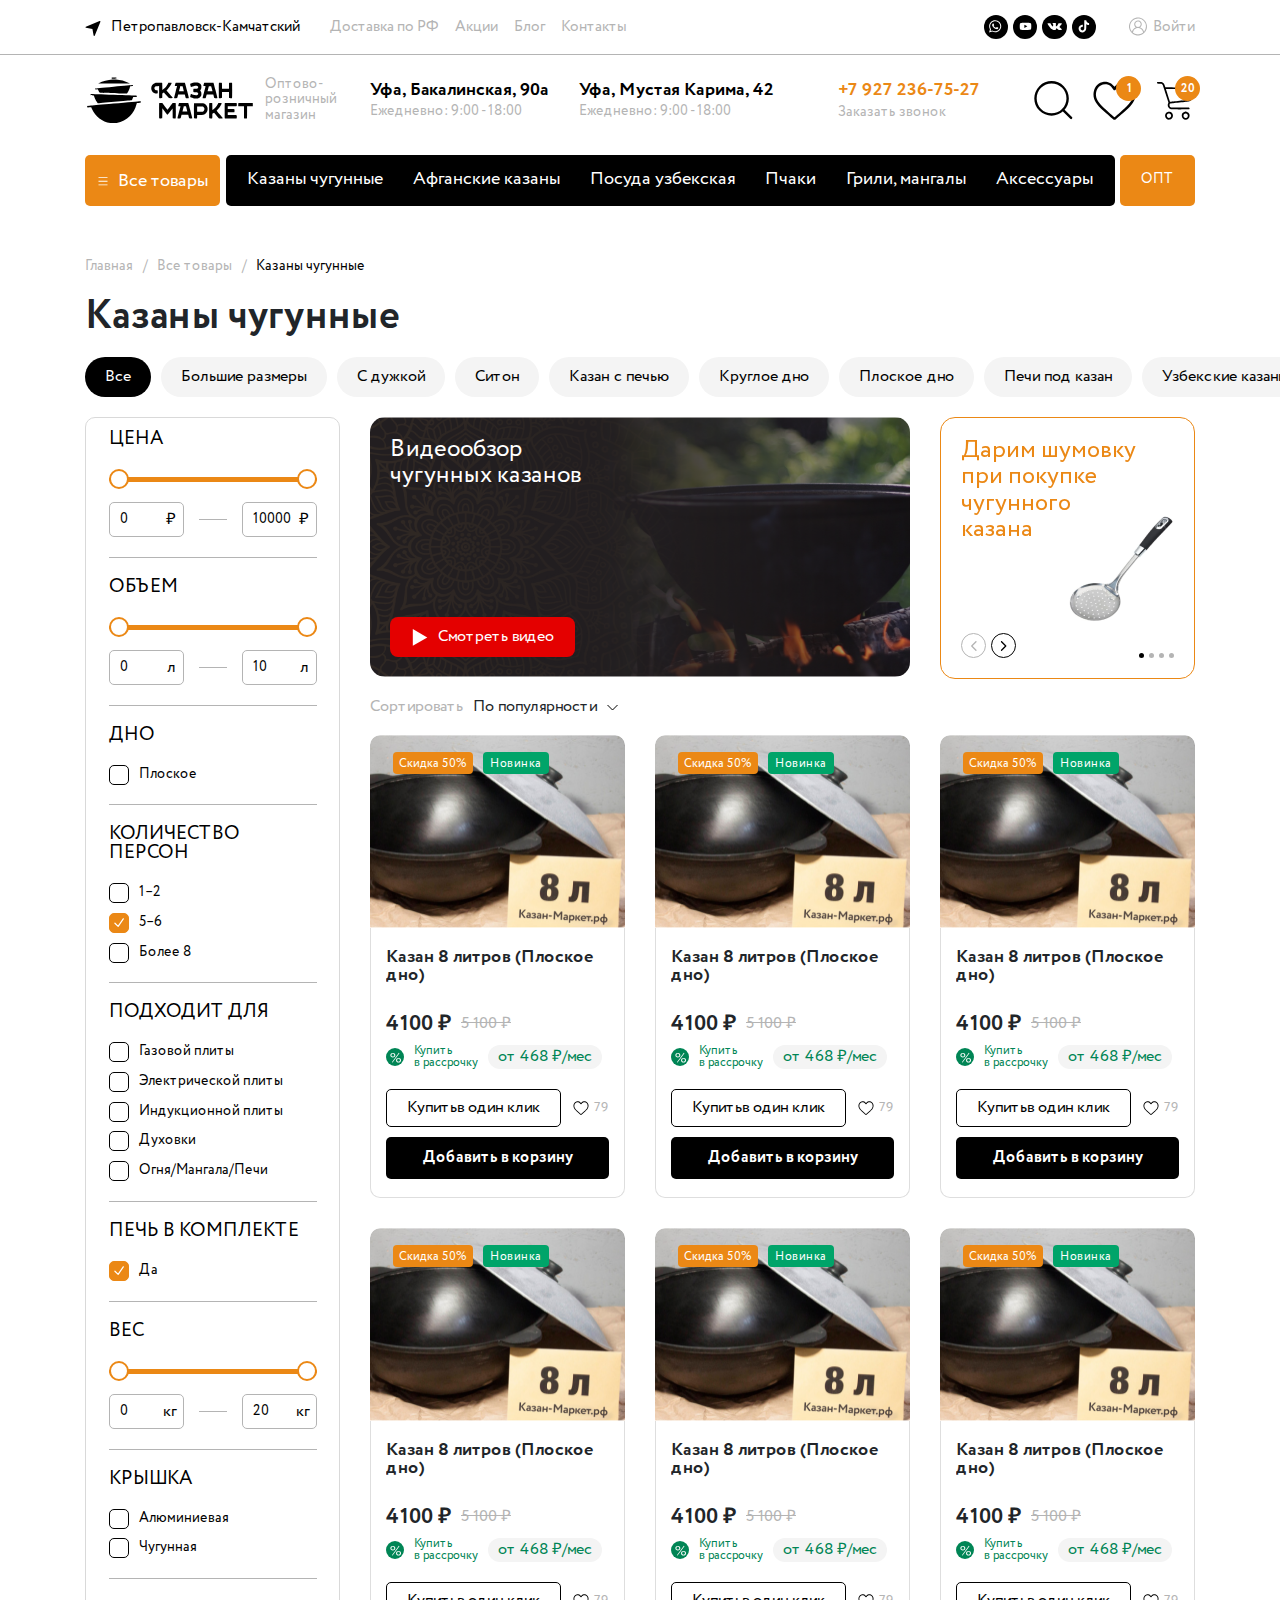
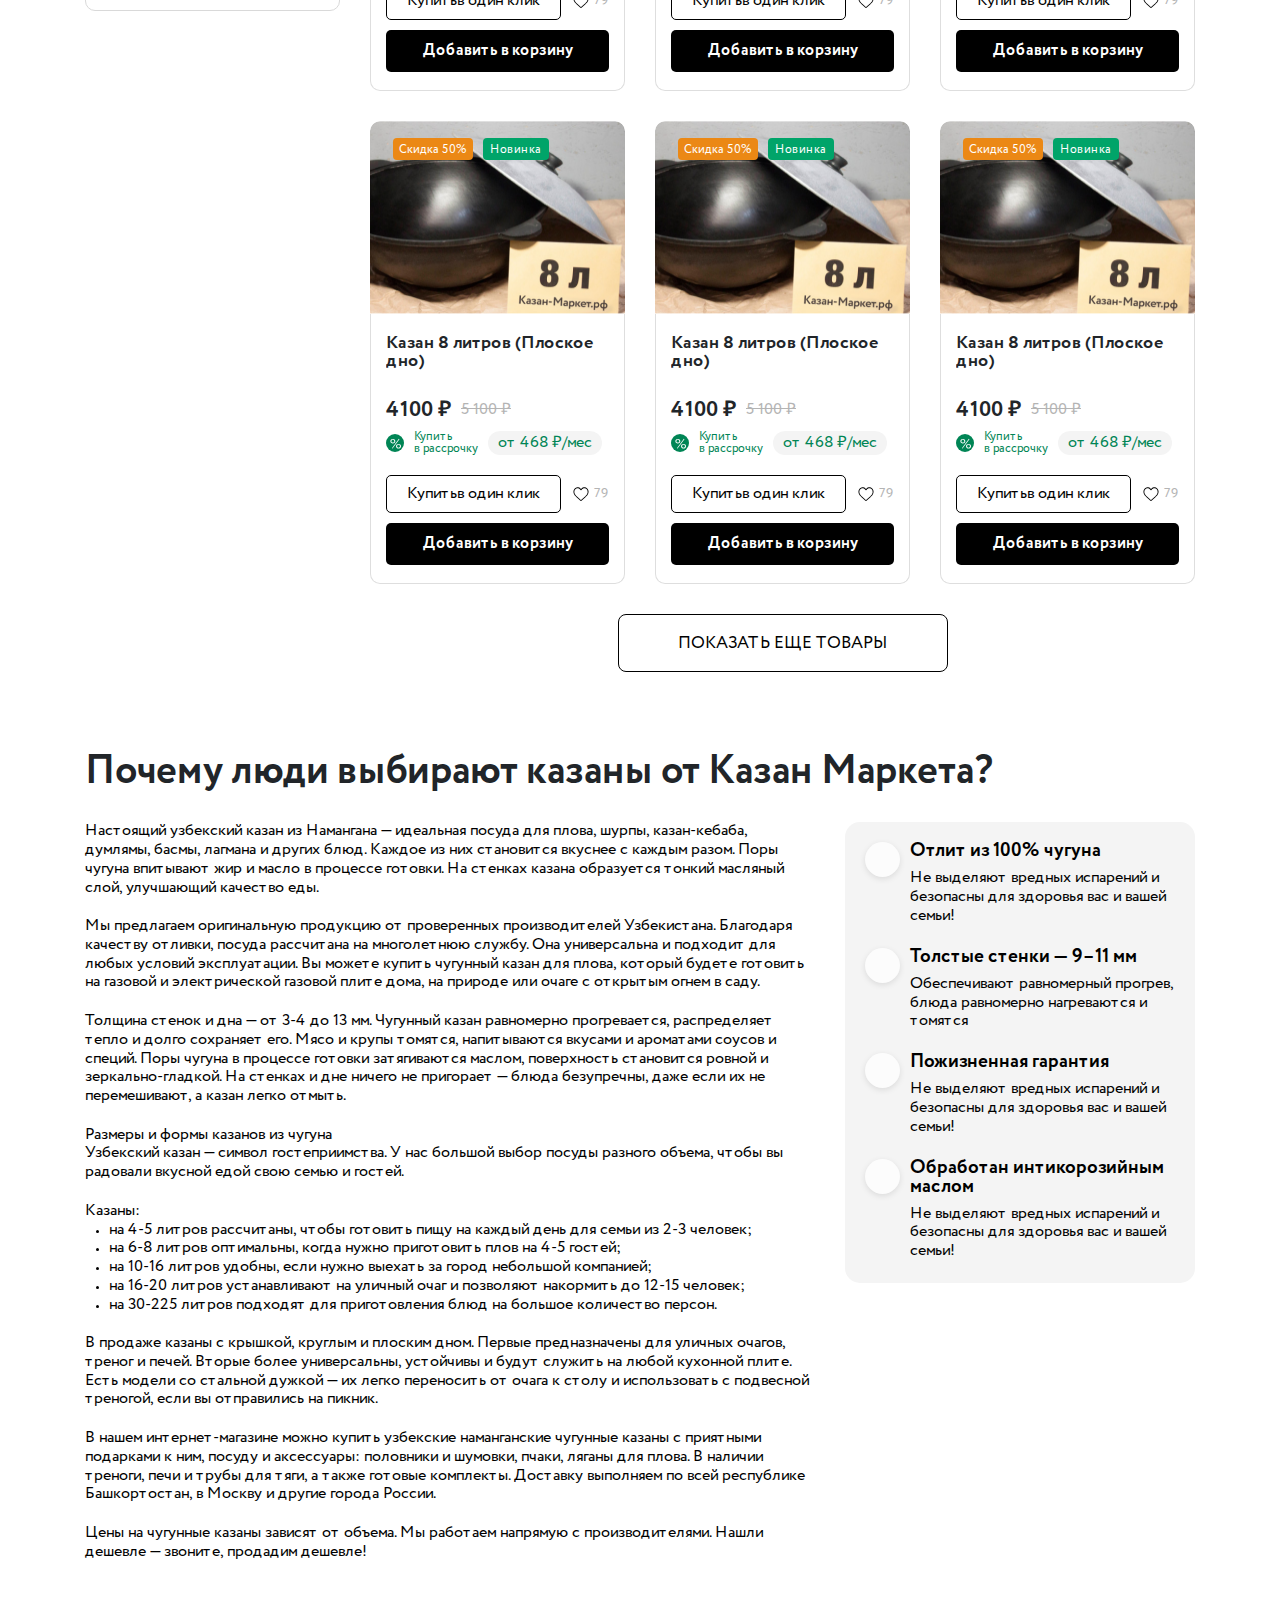
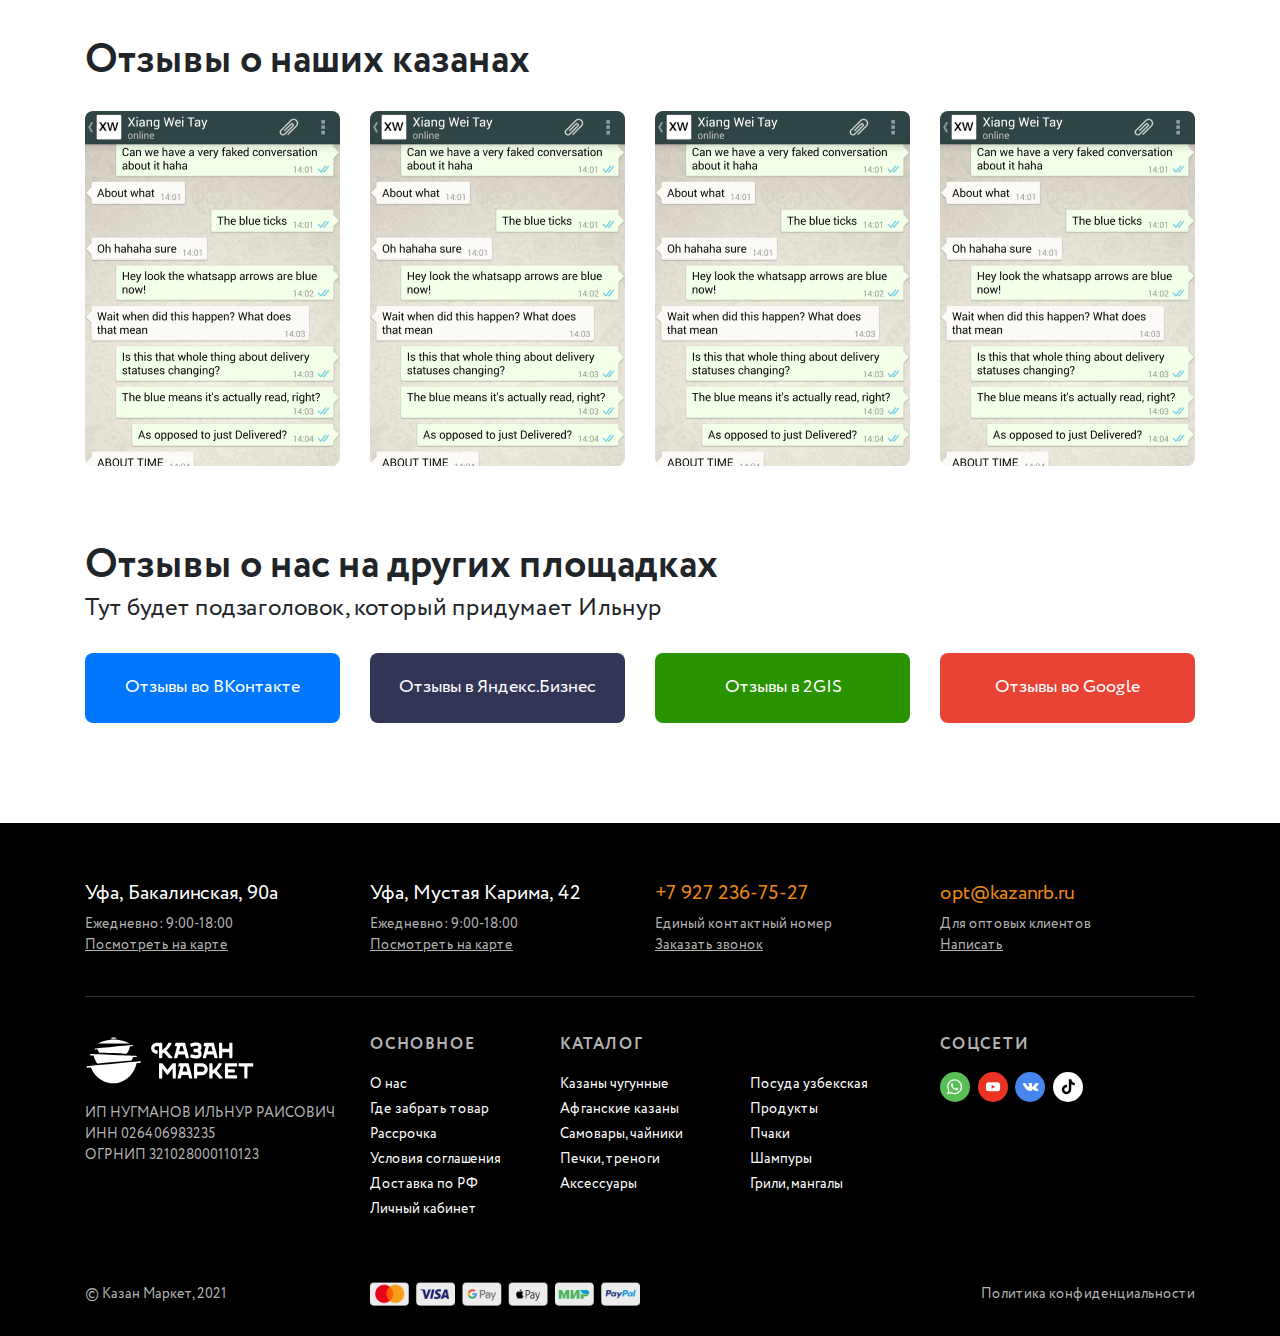
<file: category_page copy.html>
<!DOCTYPE html>
<html lang="ru">
  <head>
    <meta charset="UTF-8">
    <meta name="theme-color" content="#10cfe6">
    <meta http-equiv="X-UA-Compatible" content="IE=edge">
    <meta name="viewport" content="initial-scale=1.0, width=device-width">
    <meta name="mobile-web-app-capable" content="yes">
    <meta name="application-name" content="">
    <meta name="apple-mobile-web-app-capable" content="yes">
    <meta name="apple-mobile-web-app-status-bar-style" content="black-translucent">
    <meta name="apple-mobile-web-app-title" content="">
    <meta name="msapplication-TileColor" content="#10cfe6">
    <meta name="msapplication-TileImage" content="./images/favicons/mstile-144x144.png">
    <meta name="msapplication-config" content="./images/favicons/browserconfig.xml">
    <title>Казаны чугунные</title>
    <link rel="shortcut icon" href="/images/favicons/favicon.ico">
    <link rel="icon" type="image/png" sizes="16x16" href="./images/favicons/favicon-16x16.png">
    <link rel="icon" type="image/png" sizes="32x32" href="./images/favicons/favicon-32x32.png">
    <link rel="icon" type="image/png" sizes="48x48" href="./images/favicons/favicon-48x48.png">
    <link rel="manifest" href="/images/favicons/manifest.json">
    <link rel="apple-touch-icon" sizes="57x57" href="./images/favicons/apple-touch-icon-57x57.png">
    <link rel="apple-touch-icon" sizes="60x60" href="./images/favicons/apple-touch-icon-60x60.png">
    <link rel="apple-touch-icon" sizes="72x72" href="./images/favicons/apple-touch-icon-72x72.png">
    <link rel="apple-touch-icon" sizes="76x76" href="./images/favicons/apple-touch-icon-76x76.png">
    <link rel="apple-touch-icon" sizes="114x114" href="./images/favicons/apple-touch-icon-114x114.png">
    <link rel="apple-touch-icon" sizes="120x120" href="./images/favicons/apple-touch-icon-120x120.png">
    <link rel="apple-touch-icon" sizes="144x144" href="./images/favicons/apple-touch-icon-144x144.png">
    <link rel="apple-touch-icon" sizes="152x152" href="./images/favicons/apple-touch-icon-152x152.png">
    <link rel="apple-touch-icon" sizes="167x167" href="./images/favicons/apple-touch-icon-167x167.png">
    <link rel="apple-touch-icon" sizes="180x180" href="./images/favicons/apple-touch-icon-180x180.png">
    <link rel="apple-touch-icon" sizes="1024x1024" href="./images/favicons/apple-touch-icon-1024x1024.png">
    <link rel="icon" type="image/png" sizes="228x228" href="./images/favicons/coast-228x228.png">
    <link rel="yandex-tableau-widget" href="./images/favicons/yandex-browser-manifest.json">
    <link rel="stylesheet" href="./css/main.css">
    <script src="/js/splide.min.js"> </script><!--[if lt IE 9]>
    <script src="http://cdnjs.cloudflare.com/ajax/libs/html5shiv/3.7.2/html5shiv.min.js"></script><![endif]-->
  </head>
  <body class="category-page">
    <div class="page">
      <!--PAGE CONTENT-->
      <div class="page__content">
        <!--HEADER-->
        <header class="header d-flex">
          <div class="header__top container-fluid">
            <div class="container d-flex">
              <button class="user-location btn icon-btn d-flex">
                <svg class="icon icon-location-arrow ">
                  <use xlink:href="./images/sprite.svg#location-arrow"></use>
                </svg><span>Петропавловск-Камчатский</span>
              </button>
              <nav class="header__top-nav d-flex"><a class="header__nav-link" href="#">Доставка по РФ</a><a class="header__nav-link" href="#">Акции</a><a class="header__nav-link" href="#">Блог</a><a class="header__nav-link" href="#">Контакты</a></nav>
              <div class="header__badges"></div>
              <div class="right d-flex">
                <div class="header__community d-flex"><a class="community-link d-flex-center circle" href="#">
                    <svg class="icon icon-whatsapp whatsapp--tiny">
                      <use xlink:href="./images/sprite.svg#whatsapp"></use>
                    </svg></a><a class="community-link d-flex-center circle" href="#">
                    <svg class="icon icon-youtube youtube--tiny">
                      <use xlink:href="./images/sprite.svg#youtube"></use>
                    </svg></a><a class="community-link d-flex-center circle" href="#">
                    <svg class="icon icon-vk vk--tiny">
                      <use xlink:href="./images/sprite.svg#vk"></use>
                    </svg></a><a class="community-link d-flex-center circle" href="#">
                    <svg class="icon icon-tiktok tiktok--tiny">
                      <use xlink:href="./images/sprite.svg#tiktok"></use>
                    </svg></a></div>
                <button class="header__auth btn icon-btn d-flex">
                  <svg class="icon icon-user-circle ">
                    <use xlink:href="./images/sprite.svg#user-circle"></use>
                  </svg><span>Войти</span>
                </button>
              </div>
            </div>
          </div>
          <div class="header__main container d-flex">
            <div class="left d-flex">
              <button class="header__burger-menu-btn d-flex-center btn icon-btn bg-primary">
                <svg class="icon icon-menu ">
                  <use xlink:href="./images/sprite.svg#menu"></use>
                </svg>
              </button>
              <div class="header__logo-container d-flex"><a class="header__logo" href="/">
                  <svg class="icon icon-logo ">
                    <use xlink:href="./images/sprite.svg#logo"></use>
                  </svg></a><span class="header__logo-description">Оптово-розничный магазин </span></div>
              <div class="header__addresses d-flex">
                <div class="header__address">
                  <h3>Уфа, Бакалинская, 90а</h3><span>Ежедневно: 9:00 - 18:00</span>
                </div>
                <div class="header__address">
                  <h3>Уфа, Мустая Карима, 42</h3><span>Ежедневно: 9:00 - 18:00</span>
                </div>
              </div>
            </div>
            <div class="right d-flex">
              <div class="header__call-request d-flex"><a href="call:+79272367527">+7 927 236-75-27</a><span role="button">Заказать звонок</span></div>
              <div class="header__icon-btn-group d-flex">
                <button class="header__icon-btn btn icon-btn">
                  <svg class="icon icon-search ">
                    <use xlink:href="./images/sprite.svg#search"></use>
                  </svg>
                </button>
                <button class="header__icon-btn btn icon-btn">
                  <svg class="icon icon-heart ">
                    <use xlink:href="./images/sprite.svg#heart"></use>
                  </svg><span class="badge">1</span>
                </button>
                <button class="header__icon-btn btn icon-btn">
                  <svg class="icon icon-shopping-cart ">
                    <use xlink:href="./images/sprite.svg#shopping-cart"></use>
                  </svg><span class="badge">20</span>
                </button>
              </div>
            </div>
          </div>
          <div class="header__nav container d-flex">
            <div class="header__burger-menu-container container-fluid">
              <button class="header__burger-menu-btn btn">
                <svg class="icon icon-menu ">
                  <use xlink:href="./images/sprite.svg#menu"></use>
                </svg><span>Все товары</span>
              </button>
              <div class="header__hidden-dropdown">
                <div class="header__burger-menu menu container-fluid">
                  <ul class="menu__categories">
                    <div class="menu__sub-container container-fluid">
                      <li class="menu__link menu__link-arrow">
                        <div class="menu__link-inner"><img src="../../images/category_1.png" alt=""><span>Казаны чугунные</span></div>
                      </li>
                      <ul class="menu__sub-categories">
                        <li><a class="menu__sub-link" href="#">
                            <div class="menu__link-inner"><span>Популярные объемы</span></div></a></li>
                        <li><a class="menu__sub-link" href="#">
                            <div class="menu__link-inner"><span>Тестовые товары1</span></div></a></li>
                        <li><a class="menu__sub-link" href="#">
                            <div class="menu__link-inner"><span>Тестовые товары2</span></div></a></li>
                        <li><a class="menu__sub-link" href="#">
                            <div class="menu__link-inner"><span>Тестовые товары3</span></div></a></li>
                        <li><a class="menu__sub-link" href="#">
                            <div class="menu__link-inner"><span>Тестовые товары4</span></div></a></li>
                      </ul>
                    </div>
                    <div class="menu__sub-container container-fluid">
                      <li class="menu__link menu__link-arrow">
                        <div class="menu__link-inner"><img src="../../images/category_1.png" alt=""><span>Очень длинное название</span></div>
                      </li>
                      <ul class="menu__sub-categories">
                        <li><a class="menu__sub-link" href="#">
                            <div class="menu__link-inner"><span>Тестовые товары</span></div></a></li>
                        <li><a class="menu__sub-link" href="#">
                            <div class="menu__link-inner"><span>Тестовые товары1</span></div></a></li>
                        <li><a class="menu__sub-link" href="#">
                            <div class="menu__link-inner"><span>Тестовые товары2</span></div></a></li>
                        <li><a class="menu__sub-link" href="#">
                            <div class="menu__link-inner"><span>Тестовые товары3</span></div></a></li>
                        <li><a class="menu__sub-link" href="#">
                            <div class="menu__link-inner"><span>Тестовые товары4</span></div></a></li>
                      </ul>
                    </div>
                    <div class="menu__sub-container container-fluid">
                      <li class="menu__link menu__link-arrow">
                        <div class="menu__link-inner"><img src="../../images/category_1.png" alt=""><span>Казаны чугунные2</span></div>
                      </li>
                      <ul class="menu__sub-categories">
                        <li><a class="menu__sub-link" href="#">
                            <div class="menu__link-inner"><span>Тестовые товары</span></div></a></li>
                        <li><a class="menu__sub-link" href="#">
                            <div class="menu__link-inner"><span>Тестовые товары</span></div></a></li>
                        <li><a class="menu__sub-link" href="#">
                            <div class="menu__link-inner"><span>Тестовые товары</span></div></a></li>
                        <li><a class="menu__sub-link" href="#">
                            <div class="menu__link-inner"><span>Тестовые товары</span></div></a></li>
                        <li><a class="menu__sub-link" href="#">
                            <div class="menu__link-inner"><span>Тестовые товары</span></div></a></li>
                      </ul>
                    </div>
                    <div class="menu__sub-container container-fluid">
                      <li class="menu__link menu__link-arrow">
                        <div class="menu__link-inner"><img src="../../images/category_1.png" alt=""><span>Казаны чугунные3</span></div>
                      </li>
                      <ul class="menu__sub-categories">
                        <li><a class="menu__sub-link" href="#">
                            <div class="menu__link-inner"><span>Тестовые товары</span></div></a></li>
                        <li><a class="menu__sub-link" href="#">
                            <div class="menu__link-inner"><span>Тестовые товары</span></div></a></li>
                        <li><a class="menu__sub-link" href="#">
                            <div class="menu__link-inner"><span>Тестовые товары</span></div></a></li>
                        <li><a class="menu__sub-link" href="#">
                            <div class="menu__link-inner"><span>Тестовые товары</span></div></a></li>
                        <li><a class="menu__sub-link" href="#">
                            <div class="menu__link-inner"><span>Тестовые товары</span></div></a></li>
                      </ul>
                    </div>
                    <div class="menu__sub-container container-fluid">
                      <li class="menu__link menu__link-arrow">
                        <div class="menu__link-inner"><img src="../../images/category_1.png" alt=""><span>Казаны чугунные4</span></div>
                      </li>
                      <ul class="menu__sub-categories">
                        <li><a class="menu__sub-link" href="#">
                            <div class="menu__link-inner"><span>Тестовые товары</span></div></a></li>
                        <li><a class="menu__sub-link" href="#">
                            <div class="menu__link-inner"><span>Тестовые товары</span></div></a></li>
                        <li><a class="menu__sub-link" href="#">
                            <div class="menu__link-inner"><span>Тестовые товары</span></div></a></li>
                        <li><a class="menu__sub-link" href="#">
                            <div class="menu__link-inner"><span>Тестовые товары</span></div></a></li>
                        <li><a class="menu__sub-link" href="#">
                            <div class="menu__link-inner"><span>Тестовые товары</span></div></a></li>
                      </ul>
                    </div>
                    <li><a class="menu__link" href="#">
                        <div class="menu__link-inner"><img src="../../images/category_1.png" alt=""><span>Казаны чугунные5</span></div></a></li>
                    <li><a class="menu__link" href="#">
                        <div class="menu__link-inner"><img src="../../images/category_1.png" alt=""><span>Казаны чугунные6</span></div></a></li>
                    <li><a class="menu__link" href="#">
                        <div class="menu__link-inner"><img src="../../images/category_1.png" alt=""><span>Казаны чугунные7</span></div></a></li>
                    <div class="menu__sub-container container-fluid">
                      <li class="menu__link menu__link-arrow">
                        <div class="menu__link-inner"><img src="../../images/category_1.png" alt=""><span>Казаны чугунные8</span></div>
                      </li>
                      <ul class="menu__sub-categories">
                        <li><a class="menu__sub-link" href="#">
                            <div class="menu__link-inner"><span>Тестовые товары</span></div></a></li>
                        <li><a class="menu__sub-link" href="#">
                            <div class="menu__link-inner"><span>Тестовые товары</span></div></a></li>
                        <li><a class="menu__sub-link" href="#">
                            <div class="menu__link-inner"><span>Тестовые товары</span></div></a></li>
                        <li><a class="menu__sub-link" href="#">
                            <div class="menu__link-inner"><span>Тестовые товары</span></div></a></li>
                        <li><a class="menu__sub-link" href="#">
                            <div class="menu__link-inner"><span>Тестовые товары</span></div></a></li>
                      </ul>
                    </div>
                    <li><a class="menu__link" href="#">
                        <div class="menu__link-inner"><img src="../../images/category_1.png" alt=""><span>Казаны чугунные9</span></div></a></li>
                    <li><a class="menu__link" href="#">
                        <div class="menu__link-inner"><img src="../../images/category_1.png" alt=""><span>Казаны чугунные10</span></div></a></li>
                    <li><a class="menu__link" href="#">
                        <div class="menu__link-inner"><img src="../../images/category_1.png" alt=""><span>Казаны чугунные11</span></div></a></li>
                  </ul>
                </div>
                <div class="header__nav-bottom">
                  <div class="container d-flex">
                    <div class="left d-flex">
                      <div class="header__call-request d-flex"><a href="call:+79272367527">+7 927 236-75-27</a><span role="button">Заказать звонок</span></div>
                      <div class="header__addresses d-flex">
                        <div class="header__address">
                          <h3>Уфа, Бакалинская, 90а</h3><span>Ежедневно: 9:00 - 18:00</span>
                        </div>
                        <div class="header__address">
                          <h3>Уфа, Мустая Карима, 42</h3><span>Ежедневно: 9:00 - 18:00</span>
                        </div>
                      </div>
                    </div>
                    <div class="center d-flex">
                      <div class="header__community d-flex"><a class="community-link d-flex-center circle whatsapp--bg-color" href="#">
                          <svg class="icon icon-whatsapp whatsapp--small">
                            <use xlink:href="./images/sprite.svg#whatsapp"></use>
                          </svg></a><a class="community-link d-flex-center circle youtube--bg-color" href="#">
                          <svg class="icon icon-youtube youtube--small">
                            <use xlink:href="./images/sprite.svg#youtube"></use>
                          </svg></a><a class="community-link d-flex-center circle vk--bg-color" href="#">
                          <svg class="icon icon-vk vk--small">
                            <use xlink:href="./images/sprite.svg#vk"></use>
                          </svg></a><a class="community-link d-flex-center circle tiktok--bg-color" href="#">
                          <svg class="icon icon-tiktok tiktok--small">
                            <use xlink:href="./images/sprite.svg#tiktok"></use>
                          </svg></a></div>
                      <div class="header__badges"></div>
                    </div>
                    <div class="right d-flex"><a class="header__opt-link" href="#">ОПТ</a></div>
                  </div>
                </div>
              </div>
            </div>
            <div class="header__nav-bar nav-bar d-flex"><a class="nav-bar__link" href="#">Казаны чугунные</a><a class="nav-bar__link" href="#">Афганские казаны</a><a class="nav-bar__link" href="#">Посуда узбекская</a><a class="nav-bar__link" href="#">Пчаки</a><a class="nav-bar__link" href="#">Грили, мангалы</a><a class="nav-bar__link" href="#">Аксессуары</a></div><a class="header__opt-link" href="#">ОПТ</a>
          </div>
        </header>
        <!--END HEADER-->
        <main class="page__main">
          <nav class="container" aria-label="breadcrumb">
            <ol class="breadcrumb">
              <li class="breadcrumb-item"><a href="/">Главная</a></li>
              <li class="breadcrumb-item"><a href="#">Все товары</a></li>
              <li class="breadcrumb-item active" aria-current="page"><span>Казаны чугунные</span></li>
            </ol>
          </nav>
          <div class="page__title container">
            <h1>Казаны чугунные</h1>
          </div>
          <div class="drag-menu splide">
            <div class="splide__track container">
              <div class="splide__list">
                <div class="drag-menu__item splide__slide"><span>Все </span></div>
                <div class="drag-menu__item splide__slide"><a href="#">Большие размеры</a></div>
                <div class="drag-menu__item splide__slide"><a href="#">С дужкой</a></div>
                <div class="drag-menu__item splide__slide"><a href="#">Ситон</a></div>
                <div class="drag-menu__item splide__slide"><a href="#">Казан с печью</a></div>
                <div class="drag-menu__item splide__slide"><a href="#">Круглое дно</a></div>
                <div class="drag-menu__item splide__slide"><a href="#">Плоское дно</a></div>
                <div class="drag-menu__item splide__slide"><a href="#">Печи под казан</a></div>
                <div class="drag-menu__item splide__slide"><a href="#">Узбекские казаны</a></div>
              </div>
            </div>
          </div>
          <script>
            document.addEventListener( 'DOMContentLoaded', () => {
            
                const salesHits = new Splide('.drag-menu', {
                    type        : 'slide',
                    gap         : 10,
                    isNavigation: true,
                    arrows      : false,
                    pagination  : false,
                    autoWidth   : true
                }).mount()
                
            } )
          </script>
          <div class="category-page__main container">
            <aside class="filter-panel" style="padding:11.5px 0">
              <form>
                <div class="filter-panel__option filter-panel__option--price">
                  <h3>Цена</h3>
                  <div class="filter-panel__dual-range">
                    <div class="filter-panel__dual-range-slider">
                      <input type="range" min="0" max="10000" step="100" value="0">
                      <input type="range" min="0" max="10000" step="100" value="10000">
                    </div>
                    <div class="filter-panel__dual-range-fields">
                      <div class="filter-panel__dual-range-field">
                        <input type="text" name="min_price" value="0">
                      </div>
                      <div class="filter-panel__field-divider"></div>
                      <div class="filter-panel__dual-range-field">
                        <input type="text" name="max_price" value="10000">
                      </div>
                    </div>
                  </div>
                </div>
                <div class="filter-panel__option filter-panel__option--volume">
                  <h3>Объем</h3>
                  <div class="filter-panel__dual-range">
                    <div class="filter-panel__dual-range-slider">
                      <input type="range" min="1" max="10" step="1" value="0">
                      <input type="range" min="1" max="10" step="1" value="10">
                    </div>
                    <div class="filter-panel__dual-range-fields">
                      <div class="filter-panel__dual-range-field">
                        <input type="text" name="min_price" value="0">
                      </div>
                      <div class="filter-panel__field-divider"></div>
                      <div class="filter-panel__dual-range-field">
                        <input type="text" name="max_price" value="10">
                      </div>
                    </div>
                  </div>
                </div>
                <div class="filter-panel__option">
                  <h3>дно</h3>
                  <div class="filter-panel__checkbox-group">
                    <label>Плоское
                      <input type="checkbox"><span class="checkmark"></span>
                    </label>
                  </div>
                </div>
                <div class="filter-panel__option">
                  <h3>колИЧЕСТво персон</h3>
                  <div class="filter-panel__checkbox-group">
                    <label>1–2
                      <input type="checkbox"><span class="checkmark"></span>
                    </label>
                    <label>5–6
                      <input type="checkbox" checked="checked"><span class="checkmark"></span>
                    </label>
                    <label>Более 8
                      <input type="checkbox"><span class="checkmark"></span>
                    </label>
                  </div>
                </div>
                <div class="filter-panel__option">
                  <h3>ПОДХОДИТ для</h3>
                  <div class="filter-panel__checkbox-group">
                    <label>Газовой плиты
                      <input type="checkbox"><span class="checkmark"></span>
                    </label>
                    <label>Электрической плиты
                      <input type="checkbox"><span class="checkmark"></span>
                    </label>
                    <label>Индукционной плиты
                      <input type="checkbox"><span class="checkmark"></span>
                    </label>
                    <label>Духовки
                      <input type="checkbox"><span class="checkmark"></span>
                    </label>
                    <label>Огня/Мангала/Печи
                      <input type="checkbox"><span class="checkmark"></span>
                    </label>
                  </div>
                </div>
                <div class="filter-panel__option">
                  <h3>ПЕЧЬ В КОМПЛЕКТЕ</h3>
                  <div class="filter-panel__checkbox-group">
                    <label>Да
                      <input type="checkbox" checked="checked"><span class="checkmark"></span>
                    </label>
                  </div>
                </div>
                <div class="filter-panel__option filter-panel__option--weight">
                  <h3>вес</h3>
                  <div class="filter-panel__dual-range">
                    <div class="filter-panel__dual-range-slider">
                      <input type="range" min="1" max="20" step="1" value="0">
                      <input type="range" min="1" max="20" step="1" value="20">
                    </div>
                    <div class="filter-panel__dual-range-fields">
                      <div class="filter-panel__dual-range-field">
                        <input type="text" name="min_price" value="0">
                      </div>
                      <div class="filter-panel__field-divider"></div>
                      <div class="filter-panel__dual-range-field">
                        <input type="text" name="max_price" value="20">
                      </div>
                    </div>
                  </div>
                </div>
                <div class="filter-panel__option">
                  <h3>крышка</h3>
                  <div class="filter-panel__checkbox-group">
                    <label>Алюминиевая
                      <input type="checkbox"><span class="checkmark"></span>
                    </label>
                    <label>Чугунная
                      <input type="checkbox"><span class="checkmark"></span>
                    </label>
                  </div>
                </div>
              </form>
            </aside>
            <div class="category-page__content">
              <div class="category-page__content-top container-fluid">
                <div class="video-banner"><img src="./images/rectangle.png" alt="404">
                  <h2>Видеообзор чугунных казанов</h2>
                  <button class="d-flex-center btn icon-btn">
                    <svg class="icon icon-play ">
                      <use xlink:href="./images/sprite.svg#play"></use>
                    </svg><span>Смотреть видео</span>
                  </button>
                </div>
                <div class="promotion-carousel splide" id="promotion-carousel">
                  <div class="splide__track">
                    <div class="splide__list">
                      <div class="splide__slide">
                        <h2>Дарим шумовку при покупке чугунного казана</h2><img src="./images/promo-image.png" alt="404">
                      </div>
                      <div class="splide__slide">
                        <h2>Дарим шумовку при покупке чугунного казана 1</h2><img src="./images/promo-image.png" alt="404">
                      </div>
                      <div class="splide__slide">
                        <h2>Дарим шумовку при покупке чугунного казана 2</h2><img src="./images/promo-image.png" alt="404">
                      </div>
                      <div class="splide__slide">
                        <h2>Дарим шумовку при покупке чугунного казана 3</h2><img src="./images/promo-image.png" alt="404">
                      </div>
                    </div>
                  </div>
                </div>
                <script>
                  document.addEventListener( 'DOMContentLoaded', () => {
                  
                      const salesHits = new Splide('#promotion-carousel', {
                          type        : 'slide',
                          perPage     : 1,
                          perMove     : 1
                      }).mount()
                  } )
                </script>
              </div>
              <button class="filter-toggle btn">
                <svg class="icon icon-filter ">
                  <use xlink:href="./images/sprite.svg#filter"></use>
                </svg><span>Фильтры</span>
              </button>
              <div class="category-page__results">
                <div class="sort-panel"><span>Сортировать</span>
                  <div class="dropdown d-inline-block"><a class="btn dropdown-toggle link-dark" role="button">По популярности</a>
                    <ul class="dropdown-menu" aria-labelledby="dropdownMenuLink">
                      <li><a class="dropdown-item" href="#">По популярности</a></li>
                      <li><a class="dropdown-item" href="#">По возрастанию цены</a></li>
                      <li><a class="dropdown-item" href="#">По убыванию цены</a></li>
                      <li><a class="dropdown-item" href="#">По размеру скидки</a></li>
                      <li><a class="dropdown-item" href="#">Сначала новинки</a></li>
                    </ul>
                  </div>
                </div>
                <div class="result-list">
                  <div class="product-card">
                    <div class="product-card__thumb"><img class="product-card__thumb_img" src="./images/product.png" alt=""/>
                      <div class="product-tag">
                        <div class="product-tag__discount"><span>Скидка 50%</span></div>
                        <div class="product-tag__new"> <span>Новинка</span></div>
                      </div>
                    </div>
                    <div class="product-card__info">
                      <div class="product-card__title"> <span>Казан 8 литров  (Плоское дно)</span></div>
                      <div class="product-card__info-bottom">
                        <div class="product-card__price"><span class="price">4100 ₽</span><span class="old-price">5 100 ₽</span></div>
                        <div class="product-installment">
                          <div class="product-installment__icon circle">
                            <svg class="icon icon-percent ">
                              <use xlink:href="./images/sprite.svg#percent"></use>
                            </svg>
                          </div>
                          <div class="product-installment__text"><span>Купить </span><br class="d-none d-md-block"/><span>в рассрочку</span></div>
                          <div class="product-installment__plan"> <span>от 468 ₽/мес</span></div>
                        </div>
                        <div class="product-card__button-group">
                          <div class="product-card__row">
                            <button class="product-card__one-click-buy button"><span>Купить </span><span class="d-none d-sm-inline">в один клик</span></button>
                            <div class="product-card__like">
                              <button class="btn icon-btn">
                                <svg class="icon icon-heart ">
                                  <use xlink:href="./images/sprite.svg#heart"></use>
                                </svg>
                              </button><span class="d-none d-sm-inline">79</span>
                            </div>
                          </div>
                          <button class="product-card__add-to-cart btn"><span class="d-none d-sm-block">Добавить в корзину</span><span class="d-sm-none">В корзину</span></button>
                        </div>
                      </div>
                    </div>
                  </div>
                  <div class="product-card">
                    <div class="product-card__thumb"><img class="product-card__thumb_img" src="./images/product.png" alt=""/>
                      <div class="product-tag">
                        <div class="product-tag__discount"><span>Скидка 50%</span></div>
                        <div class="product-tag__new"> <span>Новинка</span></div>
                      </div>
                    </div>
                    <div class="product-card__info">
                      <div class="product-card__title"> <span>Казан 8 литров  (Плоское дно)</span></div>
                      <div class="product-card__info-bottom">
                        <div class="product-card__price"><span class="price">4100 ₽</span><span class="old-price">5 100 ₽</span></div>
                        <div class="product-installment">
                          <div class="product-installment__icon circle">
                            <svg class="icon icon-percent ">
                              <use xlink:href="./images/sprite.svg#percent"></use>
                            </svg>
                          </div>
                          <div class="product-installment__text"><span>Купить </span><br class="d-none d-md-block"/><span>в рассрочку</span></div>
                          <div class="product-installment__plan"> <span>от 468 ₽/мес</span></div>
                        </div>
                        <div class="product-card__button-group">
                          <div class="product-card__row">
                            <button class="product-card__one-click-buy button"><span>Купить </span><span class="d-none d-sm-inline">в один клик</span></button>
                            <div class="product-card__like">
                              <button class="btn icon-btn">
                                <svg class="icon icon-heart ">
                                  <use xlink:href="./images/sprite.svg#heart"></use>
                                </svg>
                              </button><span class="d-none d-sm-inline">79</span>
                            </div>
                          </div>
                          <button class="product-card__add-to-cart btn"><span class="d-none d-sm-block">Добавить в корзину</span><span class="d-sm-none">В корзину</span></button>
                        </div>
                      </div>
                    </div>
                  </div>
                  <div class="product-card">
                    <div class="product-card__thumb"><img class="product-card__thumb_img" src="./images/product.png" alt=""/>
                      <div class="product-tag">
                        <div class="product-tag__discount"><span>Скидка 50%</span></div>
                        <div class="product-tag__new"> <span>Новинка</span></div>
                      </div>
                    </div>
                    <div class="product-card__info">
                      <div class="product-card__title"> <span>Казан 8 литров  (Плоское дно)</span></div>
                      <div class="product-card__info-bottom">
                        <div class="product-card__price"><span class="price">4100 ₽</span><span class="old-price">5 100 ₽</span></div>
                        <div class="product-installment">
                          <div class="product-installment__icon circle">
                            <svg class="icon icon-percent ">
                              <use xlink:href="./images/sprite.svg#percent"></use>
                            </svg>
                          </div>
                          <div class="product-installment__text"><span>Купить </span><br class="d-none d-md-block"/><span>в рассрочку</span></div>
                          <div class="product-installment__plan"> <span>от 468 ₽/мес</span></div>
                        </div>
                        <div class="product-card__button-group">
                          <div class="product-card__row">
                            <button class="product-card__one-click-buy button"><span>Купить </span><span class="d-none d-sm-inline">в один клик</span></button>
                            <div class="product-card__like">
                              <button class="btn icon-btn">
                                <svg class="icon icon-heart ">
                                  <use xlink:href="./images/sprite.svg#heart"></use>
                                </svg>
                              </button><span class="d-none d-sm-inline">79</span>
                            </div>
                          </div>
                          <button class="product-card__add-to-cart btn"><span class="d-none d-sm-block">Добавить в корзину</span><span class="d-sm-none">В корзину</span></button>
                        </div>
                      </div>
                    </div>
                  </div>
                  <div class="product-card">
                    <div class="product-card__thumb"><img class="product-card__thumb_img" src="./images/product.png" alt=""/>
                      <div class="product-tag">
                        <div class="product-tag__discount"><span>Скидка 50%</span></div>
                        <div class="product-tag__new"> <span>Новинка</span></div>
                      </div>
                    </div>
                    <div class="product-card__info">
                      <div class="product-card__title"> <span>Казан 8 литров  (Плоское дно)</span></div>
                      <div class="product-card__info-bottom">
                        <div class="product-card__price"><span class="price">4100 ₽</span><span class="old-price">5 100 ₽</span></div>
                        <div class="product-installment">
                          <div class="product-installment__icon circle">
                            <svg class="icon icon-percent ">
                              <use xlink:href="./images/sprite.svg#percent"></use>
                            </svg>
                          </div>
                          <div class="product-installment__text"><span>Купить </span><br class="d-none d-md-block"/><span>в рассрочку</span></div>
                          <div class="product-installment__plan"> <span>от 468 ₽/мес</span></div>
                        </div>
                        <div class="product-card__button-group">
                          <div class="product-card__row">
                            <button class="product-card__one-click-buy button"><span>Купить </span><span class="d-none d-sm-inline">в один клик</span></button>
                            <div class="product-card__like">
                              <button class="btn icon-btn">
                                <svg class="icon icon-heart ">
                                  <use xlink:href="./images/sprite.svg#heart"></use>
                                </svg>
                              </button><span class="d-none d-sm-inline">79</span>
                            </div>
                          </div>
                          <button class="product-card__add-to-cart btn"><span class="d-none d-sm-block">Добавить в корзину</span><span class="d-sm-none">В корзину</span></button>
                        </div>
                      </div>
                    </div>
                  </div>
                  <div class="product-card">
                    <div class="product-card__thumb"><img class="product-card__thumb_img" src="./images/product.png" alt=""/>
                      <div class="product-tag">
                        <div class="product-tag__discount"><span>Скидка 50%</span></div>
                        <div class="product-tag__new"> <span>Новинка</span></div>
                      </div>
                    </div>
                    <div class="product-card__info">
                      <div class="product-card__title"> <span>Казан 8 литров  (Плоское дно)</span></div>
                      <div class="product-card__info-bottom">
                        <div class="product-card__price"><span class="price">4100 ₽</span><span class="old-price">5 100 ₽</span></div>
                        <div class="product-installment">
                          <div class="product-installment__icon circle">
                            <svg class="icon icon-percent ">
                              <use xlink:href="./images/sprite.svg#percent"></use>
                            </svg>
                          </div>
                          <div class="product-installment__text"><span>Купить </span><br class="d-none d-md-block"/><span>в рассрочку</span></div>
                          <div class="product-installment__plan"> <span>от 468 ₽/мес</span></div>
                        </div>
                        <div class="product-card__button-group">
                          <div class="product-card__row">
                            <button class="product-card__one-click-buy button"><span>Купить </span><span class="d-none d-sm-inline">в один клик</span></button>
                            <div class="product-card__like">
                              <button class="btn icon-btn">
                                <svg class="icon icon-heart ">
                                  <use xlink:href="./images/sprite.svg#heart"></use>
                                </svg>
                              </button><span class="d-none d-sm-inline">79</span>
                            </div>
                          </div>
                          <button class="product-card__add-to-cart btn"><span class="d-none d-sm-block">Добавить в корзину</span><span class="d-sm-none">В корзину</span></button>
                        </div>
                      </div>
                    </div>
                  </div>
                  <div class="product-card">
                    <div class="product-card__thumb"><img class="product-card__thumb_img" src="./images/product.png" alt=""/>
                      <div class="product-tag">
                        <div class="product-tag__discount"><span>Скидка 50%</span></div>
                        <div class="product-tag__new"> <span>Новинка</span></div>
                      </div>
                    </div>
                    <div class="product-card__info">
                      <div class="product-card__title"> <span>Казан 8 литров  (Плоское дно)</span></div>
                      <div class="product-card__info-bottom">
                        <div class="product-card__price"><span class="price">4100 ₽</span><span class="old-price">5 100 ₽</span></div>
                        <div class="product-installment">
                          <div class="product-installment__icon circle">
                            <svg class="icon icon-percent ">
                              <use xlink:href="./images/sprite.svg#percent"></use>
                            </svg>
                          </div>
                          <div class="product-installment__text"><span>Купить </span><br class="d-none d-md-block"/><span>в рассрочку</span></div>
                          <div class="product-installment__plan"> <span>от 468 ₽/мес</span></div>
                        </div>
                        <div class="product-card__button-group">
                          <div class="product-card__row">
                            <button class="product-card__one-click-buy button"><span>Купить </span><span class="d-none d-sm-inline">в один клик</span></button>
                            <div class="product-card__like">
                              <button class="btn icon-btn">
                                <svg class="icon icon-heart ">
                                  <use xlink:href="./images/sprite.svg#heart"></use>
                                </svg>
                              </button><span class="d-none d-sm-inline">79</span>
                            </div>
                          </div>
                          <button class="product-card__add-to-cart btn"><span class="d-none d-sm-block">Добавить в корзину</span><span class="d-sm-none">В корзину</span></button>
                        </div>
                      </div>
                    </div>
                  </div>
                  <div class="product-card">
                    <div class="product-card__thumb"><img class="product-card__thumb_img" src="./images/product.png" alt=""/>
                      <div class="product-tag">
                        <div class="product-tag__discount"><span>Скидка 50%</span></div>
                        <div class="product-tag__new"> <span>Новинка</span></div>
                      </div>
                    </div>
                    <div class="product-card__info">
                      <div class="product-card__title"> <span>Казан 8 литров  (Плоское дно)</span></div>
                      <div class="product-card__info-bottom">
                        <div class="product-card__price"><span class="price">4100 ₽</span><span class="old-price">5 100 ₽</span></div>
                        <div class="product-installment">
                          <div class="product-installment__icon circle">
                            <svg class="icon icon-percent ">
                              <use xlink:href="./images/sprite.svg#percent"></use>
                            </svg>
                          </div>
                          <div class="product-installment__text"><span>Купить </span><br class="d-none d-md-block"/><span>в рассрочку</span></div>
                          <div class="product-installment__plan"> <span>от 468 ₽/мес</span></div>
                        </div>
                        <div class="product-card__button-group">
                          <div class="product-card__row">
                            <button class="product-card__one-click-buy button"><span>Купить </span><span class="d-none d-sm-inline">в один клик</span></button>
                            <div class="product-card__like">
                              <button class="btn icon-btn">
                                <svg class="icon icon-heart ">
                                  <use xlink:href="./images/sprite.svg#heart"></use>
                                </svg>
                              </button><span class="d-none d-sm-inline">79</span>
                            </div>
                          </div>
                          <button class="product-card__add-to-cart btn"><span class="d-none d-sm-block">Добавить в корзину</span><span class="d-sm-none">В корзину</span></button>
                        </div>
                      </div>
                    </div>
                  </div>
                  <div class="product-card">
                    <div class="product-card__thumb"><img class="product-card__thumb_img" src="./images/product.png" alt=""/>
                      <div class="product-tag">
                        <div class="product-tag__discount"><span>Скидка 50%</span></div>
                        <div class="product-tag__new"> <span>Новинка</span></div>
                      </div>
                    </div>
                    <div class="product-card__info">
                      <div class="product-card__title"> <span>Казан 8 литров  (Плоское дно)</span></div>
                      <div class="product-card__info-bottom">
                        <div class="product-card__price"><span class="price">4100 ₽</span><span class="old-price">5 100 ₽</span></div>
                        <div class="product-installment">
                          <div class="product-installment__icon circle">
                            <svg class="icon icon-percent ">
                              <use xlink:href="./images/sprite.svg#percent"></use>
                            </svg>
                          </div>
                          <div class="product-installment__text"><span>Купить </span><br class="d-none d-md-block"/><span>в рассрочку</span></div>
                          <div class="product-installment__plan"> <span>от 468 ₽/мес</span></div>
                        </div>
                        <div class="product-card__button-group">
                          <div class="product-card__row">
                            <button class="product-card__one-click-buy button"><span>Купить </span><span class="d-none d-sm-inline">в один клик</span></button>
                            <div class="product-card__like">
                              <button class="btn icon-btn">
                                <svg class="icon icon-heart ">
                                  <use xlink:href="./images/sprite.svg#heart"></use>
                                </svg>
                              </button><span class="d-none d-sm-inline">79</span>
                            </div>
                          </div>
                          <button class="product-card__add-to-cart btn"><span class="d-none d-sm-block">Добавить в корзину</span><span class="d-sm-none">В корзину</span></button>
                        </div>
                      </div>
                    </div>
                  </div>
                  <div class="product-card d-lg-block d-none">
                    <div class="product-card__thumb"><img class="product-card__thumb_img" src="./images/product.png" alt=""/>
                      <div class="product-tag">
                        <div class="product-tag__discount"><span>Скидка 50%</span></div>
                        <div class="product-tag__new"> <span>Новинка</span></div>
                      </div>
                    </div>
                    <div class="product-card__info">
                      <div class="product-card__title"> <span>Казан 8 литров  (Плоское дно)</span></div>
                      <div class="product-card__info-bottom">
                        <div class="product-card__price"><span class="price">4100 ₽</span><span class="old-price">5 100 ₽</span></div>
                        <div class="product-installment">
                          <div class="product-installment__icon circle">
                            <svg class="icon icon-percent ">
                              <use xlink:href="./images/sprite.svg#percent"></use>
                            </svg>
                          </div>
                          <div class="product-installment__text"><span>Купить </span><br class="d-none d-md-block"/><span>в рассрочку</span></div>
                          <div class="product-installment__plan"> <span>от 468 ₽/мес</span></div>
                        </div>
                        <div class="product-card__button-group">
                          <div class="product-card__row">
                            <button class="product-card__one-click-buy button"><span>Купить </span><span class="d-none d-sm-inline">в один клик</span></button>
                            <div class="product-card__like">
                              <button class="btn icon-btn">
                                <svg class="icon icon-heart ">
                                  <use xlink:href="./images/sprite.svg#heart"></use>
                                </svg>
                              </button><span class="d-none d-sm-inline">79</span>
                            </div>
                          </div>
                          <button class="product-card__add-to-cart btn"><span class="d-none d-sm-block">Добавить в корзину</span><span class="d-sm-none">В корзину</span></button>
                        </div>
                      </div>
                    </div>
                  </div>
                </div>
                <button class="btn show-more"><span>ПОКАЗАТЬ ЕЩЕ ТОВАРЫ</span></button>
              </div>
            </div>
          </div>
          <!--CHOOSING REASON-->
          <section class="choosing-reason section container">
            <div class="section__heading">
              <h2>Почему люди выбирают казаны от Казан Маркета?</h2>
            </div>
            <div class="section__content">
              <div class="left">
                <p>Настоящий узбекский казан из Намангана — идеальная посуда для плова, шурпы, казан-кебаба, думлямы, басмы, лагмана и других блюд. Каждое из них становится вкуснее с каждым разом. Поры чугуна впитывают жир и масло в процессе готовки. На стенках казана образуется тонкий масляный слой, улучшающий качество еды.</p>
                <p>Мы предлагаем оригинальную продукцию от проверенных производителей Узбекистана. Благодаря качеству отливки, посуда рассчитана на многолетнюю службу. Она универсальна и подходит для любых условий эксплуатации. Вы можете купить чугунный казан для плова, который будете готовить на газовой и электрической газовой плите дома, на природе или очаге с открытым огнем в саду.</p>
                <p>Толщина стенок и дна — от 3-4 до 13 мм. Чугунный казан равномерно прогревается, распределяет тепло и долго сохраняет его. Мясо и крупы томятся, напитываются вкусами и ароматами соусов и специй. Поры чугуна в процессе готовки затягиваются маслом, поверхность становится ровной и зеркально-гладкой. На стенках и дне ничего не пригорает — блюда безупречны, даже если их не перемешивают, а казан легко отмыть.</p><span>Размеры и формы казанов из чугуна</span>
                <p>Узбекский казан — символ гостеприимства. У нас большой выбор посуды разного объема, чтобы вы радовали вкусной едой свою семью и гостей.</p><span>Казаны:</span>
                <ol>
                  <li>на 4-5 литров рассчитаны, чтобы готовить пищу на каждый день для семьи из 2-3 человек;</li>
                  <li>на 6-8 литров оптимальны, когда нужно приготовить плов на 4-5 гостей;</li>
                  <li>на 10-16 литров удобны, если нужно выехать за город небольшой компанией;</li>
                  <li>на 16-20 литров устанавливают на уличный очаг и позволяют накормить до 12-15 человек;</li>
                  <li>на 30-225 литров подходят для приготовления блюд на большое количество персон.</li>
                </ol>
                <p>В продаже казаны с крышкой, круглым и плоским дном. Первые предназначены для уличных очагов, треног и печей. Вторые более универсальны, устойчивы и будут служить на любой кухонной плите. Есть модели со стальной дужкой — их легко переносить от очага к столу и использовать с подвесной треногой, если вы отправились на пикник.</p>
                <p>В нашем интернет-магазине можно купить узбекские наманганские чугунные казаны с приятными подарками к ним, посуду и аксессуары: половники и шумовки, пчаки, ляганы для плова. В наличии треноги, печи и трубы для тяги, а также готовые комплекты. Доставку выполняем по всей республике Башкортостан, в Москву и другие города России.</p>
                <p>Цены на чугунные казаны зависят от объема. Мы работаем напрямую с производителями. Нашли дешевле — звоните, продадим дешевле!</p>
              </div>
              <div class="right">
                <div class="item">
                  <div class="item__icon btn">
                    <svg class="icon icon-done ">
                      <use xlink:href="./images/sprite.svg#done"></use>
                    </svg>
                  </div>
                  <div class="item__description">
                    <h3>Отлит из 100% чугуна</h3><span>Не выделяют вредных испарений и безопасны для здоровья вас и вашей семьи!</span>
                  </div>
                </div>
                <div class="item">
                  <div class="item__icon btn">
                    <svg class="icon icon-done ">
                      <use xlink:href="./images/sprite.svg#done"></use>
                    </svg>
                  </div>
                  <div class="item__description">
                    <h3>Толстые стенки — 9–11 мм</h3><span>Обеспечивают равномерный прогрев, блюда равномерно нагреваются и томятся</span>
                  </div>
                </div>
                <div class="item">
                  <div class="item__icon btn">
                    <svg class="icon icon-done ">
                      <use xlink:href="./images/sprite.svg#done"></use>
                    </svg>
                  </div>
                  <div class="item__description">
                    <h3>Пожизненная гарантия</h3><span>Не выделяют вредных испарений и безопасны для здоровья вас и вашей семьи!</span>
                  </div>
                </div>
                <div class="item">
                  <div class="item__icon btn">
                    <svg class="icon icon-done ">
                      <use xlink:href="./images/sprite.svg#done"></use>
                    </svg>
                  </div>
                  <div class="item__description">
                    <h3>Обработан интикорозийным маслом</h3><span>Не выделяют вредных испарений и безопасны для здоровья вас и вашей семьи!</span>
                  </div>
                </div>
              </div>
            </div>
          </section>
          <!--END CHOOSING REASON-->
          <!--PRODUCT REVIEWS-->
          <section class="products__section section container splide" id="product-reviews" aria-label="Отзывы о наших казанах">
            <div class="section__heading">
              <h2>Отзывы <span class="d-none d-md-inline">о наших казанах</span></h2>
            </div>
            <div class="splide__track section__content">
              <div class="splide__list">
                <div class="splide__slide"><img src="./images/review-img.png" alt=""></div>
                <div class="splide__slide"><img src="./images/review-img.png" alt=""></div>
                <div class="splide__slide"><img src="./images/review-img.png" alt=""></div>
                <div class="splide__slide"><img src="./images/review-img.png" alt=""></div>
                <div class="splide__slide"><img src="./images/review-img.png" alt=""></div>
                <div class="splide__slide"><img src="./images/review-img.png" alt=""></div>
              </div>
            </div>
          </section>
          <script>
            document.addEventListener( 'DOMContentLoaded', () => {
            
                const salesHits = new Splide('#product-reviews', {
                    type        : 'slide',
                    gap         : 30,
                    perPage     : 4,
                    perMove     : 1,
                    arrows      : true,
                    autoWidth   : false,
                    pagination  : false,
                    fixedWidth  : 255,
                    breakpoints : {
                        1199.8: {
                            arrows      : true,
                            autoWidth   : false,
                            perPage     : 3,
                            fixedWidth  : 290,
                            gap         : 30
                        },
                        991.8: {
                            arrows      : false,
                            autoWidth   : true,
                            perPage     : 1
                        }
                    }
                }).mount()
                
            
            } )
          </script>
          <!--END PRODUCT REVIEWS-->
          <!--OTHER REVIEWS-->
          <section class="other-reviews section container">
            <div class="section__heading">
              <div class="top">
                <h2>Отзывы о нас на других площадках</h2>
              </div>
              <h3>Тут будет подзаголовок, который придумает Ильнур</h3>
            </div>
            <div class="section__content"><a class="btn vk" href="#">Отзывы во ВКонтакте </a><a class="btn yandex" href="#">Отзывы в Яндекс.Бизнес </a><a class="btn two-gis" href="#">Отзывы в 2GIS </a><a class="btn google" href="#">Отзывы во Google </a></div>
          </section>
          <!--END OTHER REVIEWS-->
        </main>
      </div>
      <!--END PAGE CONTENT-->
      <footer class="footer">
        <div class="container">
          <div class="footer__top">
            <div class="contacts">
              <div class="contacts__item">
                <div class="contacts__link"><span>Уфа, Бакалинская, 90a</span></div>
                <div class="contacts__text"><span>Ежедневно: 9:00-18:00</span><br><a class="contacts__text-link" href="#">Посмотреть на карте</a></div>
              </div>
              <div class="contacts__item">
                <div class="contacts__link"><span>Уфа, Мустая Карима, 42</span></div>
                <div class="contacts__text"><span>Ежедневно: 9:00-18:00</span><br><a class="contacts__text-link" href="#">Посмотреть на карте</a></div>
              </div>
              <div class="contacts__item">
                <div class="contacts__link text-primary"><span>+7 927 236-75-27</span></div>
                <div class="contacts__text"><span>Единый контактный номер</span><br><a class="contacts__text-link" href="#">Заказать звонок</a></div>
              </div>
              <div class="contacts__item">
                <div class="contacts__link text-primary"><span>opt@kazanrb.ru</span></div>
                <div class="contacts__text"><span>Для оптовых клиентов</span><br><a class="contacts__text-link" href="#">Написать</a></div>
              </div>
            </div>
          </div>
          <div class="footer__main">
            <ul class="footer__column">
              <li class="footer__logo-container"><a href="#"> 
                  <svg class="icon icon-logo footer__logo">
                    <use xlink:href="./images/sprite.svg#logo"></use>
                  </svg></a></li>
              <li class="organization-info uppercase"><span>ИП НУГМАНОВ ИЛЬНУР РАИСОВИЧ</span><br><span>ИНН 026406983235</span><br><span>ОГРНИП 321028000110123</span></li>
            </ul>
            <ul class="footer__column">
              <li class="footer__column-header"><span>Основное</span></li>
              <li class="footer__column-link"><a href="#"> О нас</a></li>
              <li class="footer__column-link"><a href="#"> Где забрать товар</a></li>
              <li class="footer__column-link"><a href="#"> Рассрочка</a></li>
              <li class="footer__column-link"><a href="#"> Условия соглашения</a></li>
              <li class="footer__column-link"><a href="#"> Доставка по РФ</a></li>
              <li class="footer__column-link"><a href="#"> Личный кабинет</a></li>
            </ul>
            <ul class="footer__column">
              <li class="footer__column-header"><span>КАТАЛОГ</span></li>
              <li class="footer__column-link"><a href="#"> Казаны чугунные</a></li>
              <li class="footer__column-link"><a href="#"> Афганские казаны</a></li>
              <li class="footer__column-link"><a href="#"> Самовары, чайники</a></li>
              <li class="footer__column-link"><a href="#"> Печки, треноги</a></li>
              <li class="footer__column-link"><a href="#"> Аксессуары</a></li>
              <li class="footer__column-link d-xl-none"><a href="#"> Посуда узбекская</a></li>
              <li class="footer__column-link d-xl-none"><a href="#"> Продукты</a></li>
              <li class="footer__column-link d-xl-none"><a href="#"> Пчаки</a></li>
              <li class="footer__column-link d-xl-none"><a href="#"> Шампуры</a></li>
              <li class="footer__column-link d-xl-none"><a href="#"> Грили, мангалы</a></li>
            </ul>
            <ul class="footer__column d-none d-xl-block">
              <li class="footer__column-header"></li>
              <li class="footer__column-link"><a href="#"> Посуда узбекская</a></li>
              <li class="footer__column-link"><a href="#"> Продукты</a></li>
              <li class="footer__column-link"><a href="#"> Пчаки</a></li>
              <li class="footer__column-link"><a href="#"> Шампуры</a></li>
              <li class="footer__column-link"><a href="#"> Грили, мангалы</a></li>
            </ul>
            <ul class="footer__column footer__community">
              <li class="footer__column-header"><span>Соцсети</span></li>
              <ul class="footer__community-container">
                <li class="footer__community-link whatsapp circle"><a class="btn" href="#">
                    <svg class="icon icon-whatsapp whatsapp--small">
                      <use xlink:href="./images/sprite.svg#whatsapp"></use>
                    </svg></a></li>
                <li class="footer__community-link youtube circle"><a class="btn" href="#">
                    <svg class="icon icon-youtube youtube--small">
                      <use xlink:href="./images/sprite.svg#youtube"></use>
                    </svg></a></li>
                <li class="footer__community-link vk circle"><a class="btn" href="#">
                    <svg class="icon icon-vk vk--small">
                      <use xlink:href="./images/sprite.svg#vk"></use>
                    </svg></a></li>
                <li class="footer__community-link tiktok circle"><a class="btn" href="#">
                    <svg class="icon icon-tiktok tiktok--small">
                      <use xlink:href="./images/sprite.svg#tiktok"></use>
                    </svg></a></li>
              </ul>
            </ul>
          </div>
          <div class="footer__bottom">
            <div class="copyright"><span>© Казан Маркет, 2021</span></div>
            <div class="payment-methods"><img src="../../images/payment-methods.png" alt=""></div>
            <div class="privacy-policy"><a href="#">Политика конфиденциальности </a></div>
          </div>
        </div>
      </footer>
    </div>
    <script src="./js/main.js"></script>
  </body>
</html>
</file>
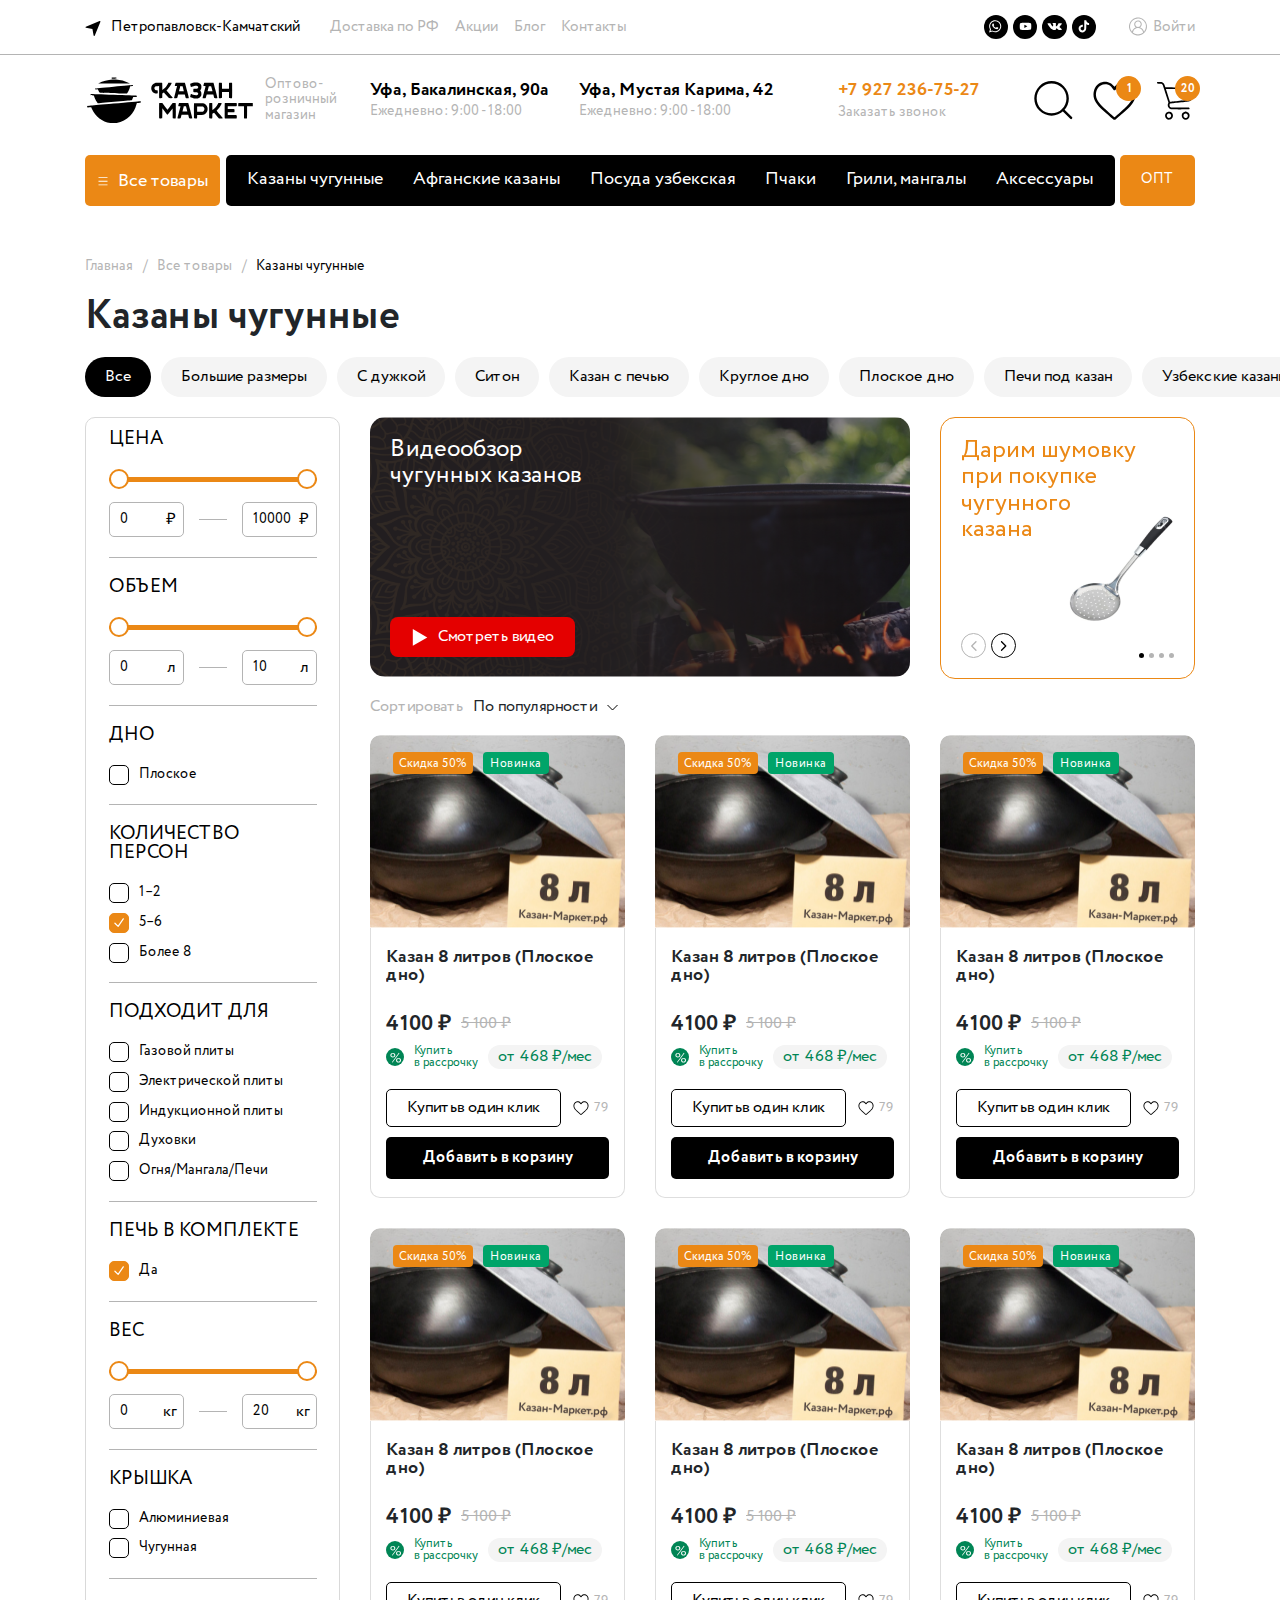
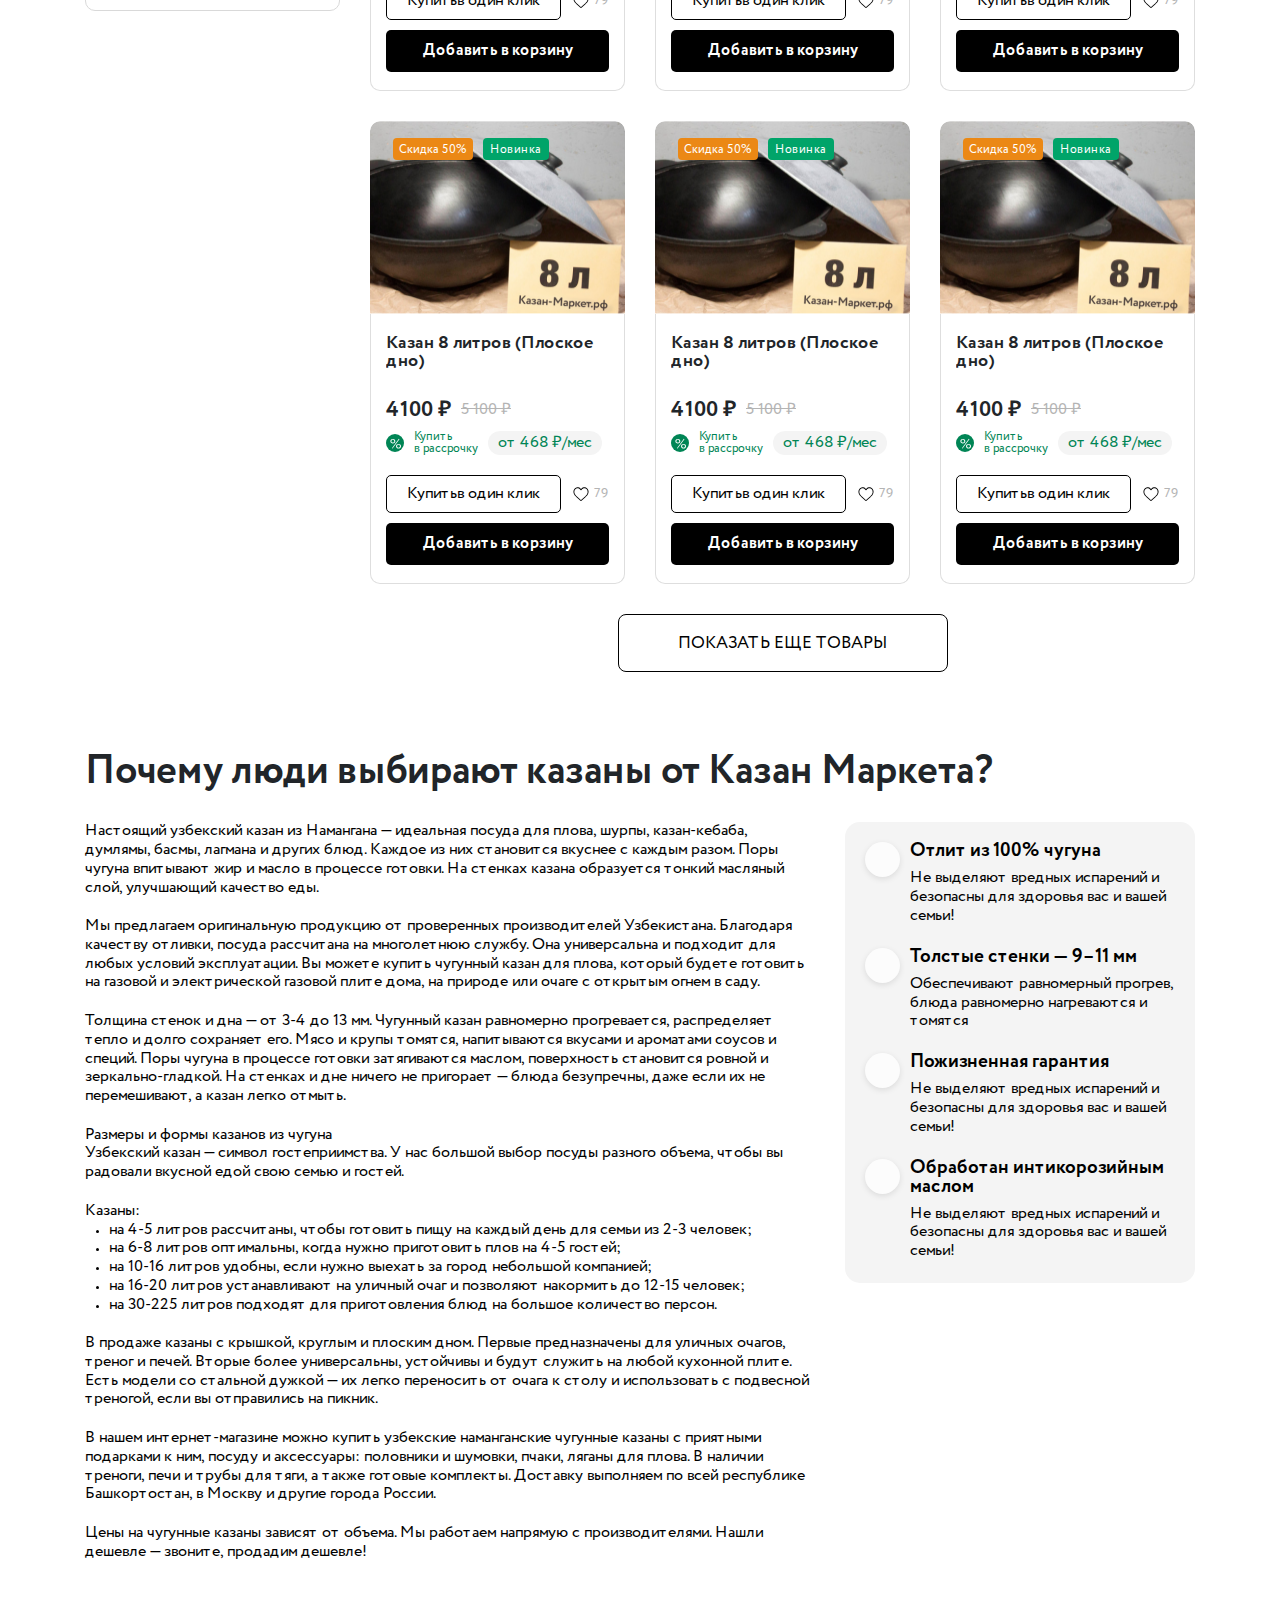
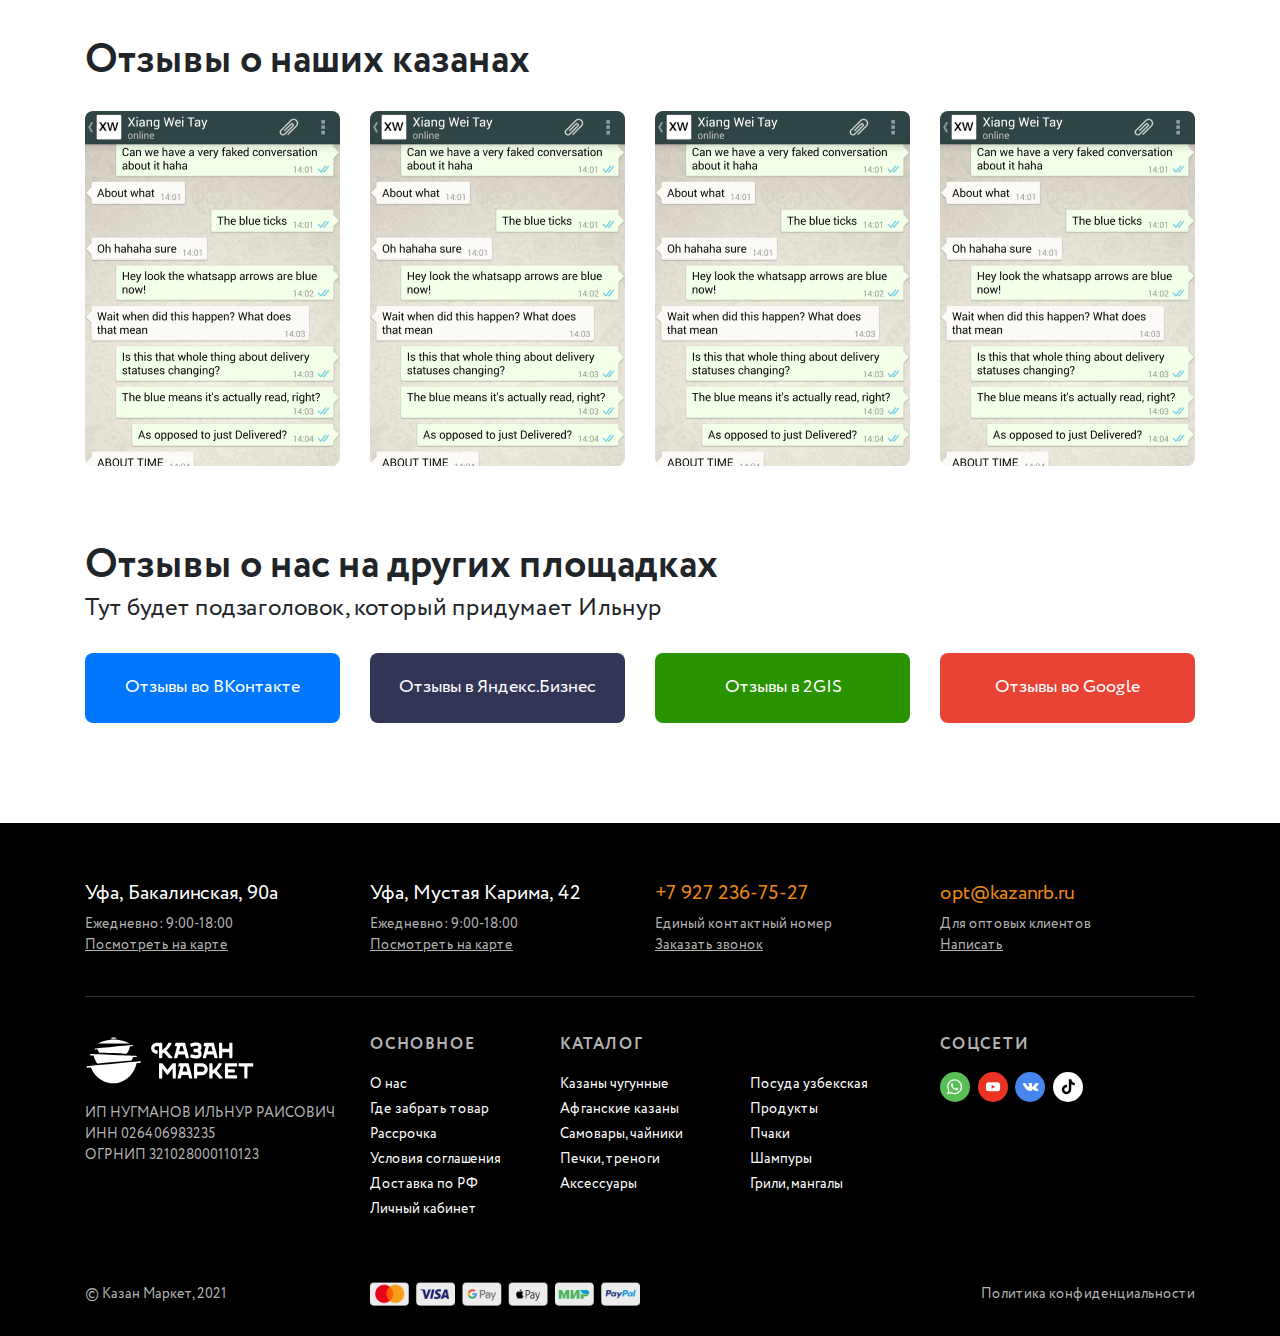
<file: category_page.html>
<!DOCTYPE html>
<html lang="ru">
  <head>
    <meta charset="UTF-8">
    <meta name="theme-color" content="#10cfe6">
    <meta http-equiv="X-UA-Compatible" content="IE=edge">
    <meta name="viewport" content="initial-scale=1.0, width=device-width">
    <meta name="mobile-web-app-capable" content="yes">
    <meta name="application-name" content="">
    <meta name="apple-mobile-web-app-capable" content="yes">
    <meta name="apple-mobile-web-app-status-bar-style" content="black-translucent">
    <meta name="apple-mobile-web-app-title" content="">
    <meta name="msapplication-TileColor" content="#10cfe6">
    <meta name="msapplication-TileImage" content="./images/favicons/mstile-144x144.png">
    <meta name="msapplication-config" content="./images/favicons/browserconfig.xml">
    <title>Казаны чугунные</title>
    <link rel="shortcut icon" href="/images/favicons/favicon.ico">
    <link rel="icon" type="image/png" sizes="16x16" href="./images/favicons/favicon-16x16.png">
    <link rel="icon" type="image/png" sizes="32x32" href="./images/favicons/favicon-32x32.png">
    <link rel="icon" type="image/png" sizes="48x48" href="./images/favicons/favicon-48x48.png">
    <link rel="manifest" href="/images/favicons/manifest.json">
    <link rel="apple-touch-icon" sizes="57x57" href="./images/favicons/apple-touch-icon-57x57.png">
    <link rel="apple-touch-icon" sizes="60x60" href="./images/favicons/apple-touch-icon-60x60.png">
    <link rel="apple-touch-icon" sizes="72x72" href="./images/favicons/apple-touch-icon-72x72.png">
    <link rel="apple-touch-icon" sizes="76x76" href="./images/favicons/apple-touch-icon-76x76.png">
    <link rel="apple-touch-icon" sizes="114x114" href="./images/favicons/apple-touch-icon-114x114.png">
    <link rel="apple-touch-icon" sizes="120x120" href="./images/favicons/apple-touch-icon-120x120.png">
    <link rel="apple-touch-icon" sizes="144x144" href="./images/favicons/apple-touch-icon-144x144.png">
    <link rel="apple-touch-icon" sizes="152x152" href="./images/favicons/apple-touch-icon-152x152.png">
    <link rel="apple-touch-icon" sizes="167x167" href="./images/favicons/apple-touch-icon-167x167.png">
    <link rel="apple-touch-icon" sizes="180x180" href="./images/favicons/apple-touch-icon-180x180.png">
    <link rel="apple-touch-icon" sizes="1024x1024" href="./images/favicons/apple-touch-icon-1024x1024.png">
    <link rel="icon" type="image/png" sizes="228x228" href="./images/favicons/coast-228x228.png">
    <link rel="yandex-tableau-widget" href="./images/favicons/yandex-browser-manifest.json">
    <link rel="stylesheet" href="./css/main.css">
    <script src="/js/splide.min.js"> </script><!--[if lt IE 9]>
    <script src="http://cdnjs.cloudflare.com/ajax/libs/html5shiv/3.7.2/html5shiv.min.js"></script><![endif]-->
  </head>
  <body class="category-page">
    <div class="page">
      <!--PAGE CONTENT-->
      <div class="page__content">
        <!--HEADER-->
        <header class="header d-flex">
          <div class="header__top container-fluid">
            <div class="container d-flex">
              <button class="user-location btn icon-btn d-flex">
                <svg class="icon icon-location-arrow ">
                  <use xlink:href="./images/sprite.svg#location-arrow"></use>
                </svg><span>Петропавловск-Камчатский</span>
              </button>
              <nav class="header__top-nav d-flex"><a class="header__nav-link" href="#">Доставка по РФ</a><a class="header__nav-link" href="#">Акции</a><a class="header__nav-link" href="#">Блог</a><a class="header__nav-link" href="#">Контакты</a></nav>
              <div class="header__badges"></div>
              <div class="right d-flex">
                <div class="header__community d-flex"><a class="community-link d-flex-center circle" href="#">
                    <svg class="icon icon-whatsapp whatsapp--tiny">
                      <use xlink:href="./images/sprite.svg#whatsapp"></use>
                    </svg></a><a class="community-link d-flex-center circle" href="#">
                    <svg class="icon icon-youtube youtube--tiny">
                      <use xlink:href="./images/sprite.svg#youtube"></use>
                    </svg></a><a class="community-link d-flex-center circle" href="#">
                    <svg class="icon icon-vk vk--tiny">
                      <use xlink:href="./images/sprite.svg#vk"></use>
                    </svg></a><a class="community-link d-flex-center circle" href="#">
                    <svg class="icon icon-tiktok tiktok--tiny">
                      <use xlink:href="./images/sprite.svg#tiktok"></use>
                    </svg></a></div>
                <button class="header__auth btn icon-btn d-flex">
                  <svg class="icon icon-user-circle ">
                    <use xlink:href="./images/sprite.svg#user-circle"></use>
                  </svg><span>Войти</span>
                </button>
              </div>
            </div>
          </div>
          <div class="header__main container d-flex">
            <div class="left d-flex">
              <button class="header__burger-menu-btn d-flex-center btn icon-btn bg-primary">
                <svg class="icon icon-menu ">
                  <use xlink:href="./images/sprite.svg#menu"></use>
                </svg>
              </button>
              <div class="header__logo-container d-flex"><a class="header__logo" href="/">
                  <svg class="icon icon-logo ">
                    <use xlink:href="./images/sprite.svg#logo"></use>
                  </svg></a><span class="header__logo-description">Оптово-розничный магазин </span></div>
              <div class="header__addresses d-flex">
                <div class="header__address">
                  <h3>Уфа, Бакалинская, 90а</h3><span>Ежедневно: 9:00 - 18:00</span>
                </div>
                <div class="header__address">
                  <h3>Уфа, Мустая Карима, 42</h3><span>Ежедневно: 9:00 - 18:00</span>
                </div>
              </div>
            </div>
            <div class="right d-flex">
              <div class="header__call-request d-flex"><a href="call:+79272367527">+7 927 236-75-27</a><span role="button">Заказать звонок</span></div>
              <div class="header__icon-btn-group d-flex">
                <button class="header__icon-btn btn icon-btn">
                  <svg class="icon icon-search ">
                    <use xlink:href="./images/sprite.svg#search"></use>
                  </svg>
                </button>
                <button class="header__icon-btn btn icon-btn">
                  <svg class="icon icon-heart ">
                    <use xlink:href="./images/sprite.svg#heart"></use>
                  </svg><span class="badge">1</span>
                </button>
                <button class="header__icon-btn btn icon-btn">
                  <svg class="icon icon-shopping-cart ">
                    <use xlink:href="./images/sprite.svg#shopping-cart"></use>
                  </svg><span class="badge">20</span>
                </button>
              </div>
            </div>
          </div>
          <div class="header__nav container d-flex">
            <div class="header__burger-menu-container container-fluid">
              <button class="header__burger-menu-btn btn">
                <svg class="icon icon-menu ">
                  <use xlink:href="./images/sprite.svg#menu"></use>
                </svg><span>Все товары</span>
              </button>
              <div class="header__hidden-dropdown">
                <div class="header__burger-menu menu container-fluid">
                  <ul class="menu__categories">
                    <div class="menu__sub-container container-fluid">
                      <li class="menu__link menu__link-arrow">
                        <div class="menu__link-inner"><img src="./images//category_1.png" alt=""><span>Казаны чугунные</span></div>
                      </li>
                      <ul class="menu__sub-categories">
                        <li><a class="menu__sub-link" href="#">
                            <div class="menu__link-inner"><span>Популярные объемы</span></div></a></li>
                        <li><a class="menu__sub-link" href="#">
                            <div class="menu__link-inner"><span>Тестовые товары1</span></div></a></li>
                        <li><a class="menu__sub-link" href="#">
                            <div class="menu__link-inner"><span>Тестовые товары2</span></div></a></li>
                        <li><a class="menu__sub-link" href="#">
                            <div class="menu__link-inner"><span>Тестовые товары3</span></div></a></li>
                        <li><a class="menu__sub-link" href="#">
                            <div class="menu__link-inner"><span>Тестовые товары4</span></div></a></li>
                      </ul>
                    </div>
                    <div class="menu__sub-container container-fluid">
                      <li class="menu__link menu__link-arrow">
                        <div class="menu__link-inner"><img src="./images//category_1.png" alt=""><span>Очень длинное название</span></div>
                      </li>
                      <ul class="menu__sub-categories">
                        <li><a class="menu__sub-link" href="#">
                            <div class="menu__link-inner"><span>Тестовые товары</span></div></a></li>
                        <li><a class="menu__sub-link" href="#">
                            <div class="menu__link-inner"><span>Тестовые товары1</span></div></a></li>
                        <li><a class="menu__sub-link" href="#">
                            <div class="menu__link-inner"><span>Тестовые товары2</span></div></a></li>
                        <li><a class="menu__sub-link" href="#">
                            <div class="menu__link-inner"><span>Тестовые товары3</span></div></a></li>
                        <li><a class="menu__sub-link" href="#">
                            <div class="menu__link-inner"><span>Тестовые товары4</span></div></a></li>
                      </ul>
                    </div>
                    <div class="menu__sub-container container-fluid">
                      <li class="menu__link menu__link-arrow">
                        <div class="menu__link-inner"><img src="./images//category_1.png" alt=""><span>Казаны чугунные2</span></div>
                      </li>
                      <ul class="menu__sub-categories">
                        <li><a class="menu__sub-link" href="#">
                            <div class="menu__link-inner"><span>Тестовые товары</span></div></a></li>
                        <li><a class="menu__sub-link" href="#">
                            <div class="menu__link-inner"><span>Тестовые товары</span></div></a></li>
                        <li><a class="menu__sub-link" href="#">
                            <div class="menu__link-inner"><span>Тестовые товары</span></div></a></li>
                        <li><a class="menu__sub-link" href="#">
                            <div class="menu__link-inner"><span>Тестовые товары</span></div></a></li>
                        <li><a class="menu__sub-link" href="#">
                            <div class="menu__link-inner"><span>Тестовые товары</span></div></a></li>
                      </ul>
                    </div>
                    <div class="menu__sub-container container-fluid">
                      <li class="menu__link menu__link-arrow">
                        <div class="menu__link-inner"><img src="./images//category_1.png" alt=""><span>Казаны чугунные3</span></div>
                      </li>
                      <ul class="menu__sub-categories">
                        <li><a class="menu__sub-link" href="#">
                            <div class="menu__link-inner"><span>Тестовые товары</span></div></a></li>
                        <li><a class="menu__sub-link" href="#">
                            <div class="menu__link-inner"><span>Тестовые товары</span></div></a></li>
                        <li><a class="menu__sub-link" href="#">
                            <div class="menu__link-inner"><span>Тестовые товары</span></div></a></li>
                        <li><a class="menu__sub-link" href="#">
                            <div class="menu__link-inner"><span>Тестовые товары</span></div></a></li>
                        <li><a class="menu__sub-link" href="#">
                            <div class="menu__link-inner"><span>Тестовые товары</span></div></a></li>
                      </ul>
                    </div>
                    <div class="menu__sub-container container-fluid">
                      <li class="menu__link menu__link-arrow">
                        <div class="menu__link-inner"><img src="./images//category_1.png" alt=""><span>Казаны чугунные4</span></div>
                      </li>
                      <ul class="menu__sub-categories">
                        <li><a class="menu__sub-link" href="#">
                            <div class="menu__link-inner"><span>Тестовые товары</span></div></a></li>
                        <li><a class="menu__sub-link" href="#">
                            <div class="menu__link-inner"><span>Тестовые товары</span></div></a></li>
                        <li><a class="menu__sub-link" href="#">
                            <div class="menu__link-inner"><span>Тестовые товары</span></div></a></li>
                        <li><a class="menu__sub-link" href="#">
                            <div class="menu__link-inner"><span>Тестовые товары</span></div></a></li>
                        <li><a class="menu__sub-link" href="#">
                            <div class="menu__link-inner"><span>Тестовые товары</span></div></a></li>
                      </ul>
                    </div>
                    <li><a class="menu__link" href="#">
                        <div class="menu__link-inner"><img src="./images//category_1.png" alt=""><span>Казаны чугунные5</span></div></a></li>
                    <li><a class="menu__link" href="#">
                        <div class="menu__link-inner"><img src="./images//category_1.png" alt=""><span>Казаны чугунные6</span></div></a></li>
                    <li><a class="menu__link" href="#">
                        <div class="menu__link-inner"><img src="./images//category_1.png" alt=""><span>Казаны чугунные7</span></div></a></li>
                    <div class="menu__sub-container container-fluid">
                      <li class="menu__link menu__link-arrow">
                        <div class="menu__link-inner"><img src="./images//category_1.png" alt=""><span>Казаны чугунные8</span></div>
                      </li>
                      <ul class="menu__sub-categories">
                        <li><a class="menu__sub-link" href="#">
                            <div class="menu__link-inner"><span>Тестовые товары</span></div></a></li>
                        <li><a class="menu__sub-link" href="#">
                            <div class="menu__link-inner"><span>Тестовые товары</span></div></a></li>
                        <li><a class="menu__sub-link" href="#">
                            <div class="menu__link-inner"><span>Тестовые товары</span></div></a></li>
                        <li><a class="menu__sub-link" href="#">
                            <div class="menu__link-inner"><span>Тестовые товары</span></div></a></li>
                        <li><a class="menu__sub-link" href="#">
                            <div class="menu__link-inner"><span>Тестовые товары</span></div></a></li>
                      </ul>
                    </div>
                    <li><a class="menu__link" href="#">
                        <div class="menu__link-inner"><img src="./images//category_1.png" alt=""><span>Казаны чугунные9</span></div></a></li>
                    <li><a class="menu__link" href="#">
                        <div class="menu__link-inner"><img src="./images//category_1.png" alt=""><span>Казаны чугунные10</span></div></a></li>
                    <li><a class="menu__link" href="#">
                        <div class="menu__link-inner"><img src="./images//category_1.png" alt=""><span>Казаны чугунные11</span></div></a></li>
                  </ul>
                </div>
                <div class="header__nav-bottom">
                  <div class="container d-flex">
                    <div class="left d-flex">
                      <div class="header__call-request d-flex"><a href="call:+79272367527">+7 927 236-75-27</a><span role="button">Заказать звонок</span></div>
                      <div class="header__addresses d-flex">
                        <div class="header__address">
                          <h3>Уфа, Бакалинская, 90а</h3><span>Ежедневно: 9:00 - 18:00</span>
                        </div>
                        <div class="header__address">
                          <h3>Уфа, Мустая Карима, 42</h3><span>Ежедневно: 9:00 - 18:00</span>
                        </div>
                      </div>
                    </div>
                    <div class="center d-flex">
                      <div class="header__community d-flex"><a class="community-link d-flex-center circle whatsapp--bg-color" href="#">
                          <svg class="icon icon-whatsapp whatsapp--small">
                            <use xlink:href="./images/sprite.svg#whatsapp"></use>
                          </svg></a><a class="community-link d-flex-center circle youtube--bg-color" href="#">
                          <svg class="icon icon-youtube youtube--small">
                            <use xlink:href="./images/sprite.svg#youtube"></use>
                          </svg></a><a class="community-link d-flex-center circle vk--bg-color" href="#">
                          <svg class="icon icon-vk vk--small">
                            <use xlink:href="./images/sprite.svg#vk"></use>
                          </svg></a><a class="community-link d-flex-center circle tiktok--bg-color" href="#">
                          <svg class="icon icon-tiktok tiktok--small">
                            <use xlink:href="./images/sprite.svg#tiktok"></use>
                          </svg></a></div>
                      <div class="header__badges"></div>
                    </div>
                    <div class="right d-flex"><a class="header__opt-link" href="#">ОПТ</a></div>
                  </div>
                </div>
              </div>
            </div>
            <div class="header__nav-bar nav-bar d-flex"><a class="nav-bar__link" href="#">Казаны чугунные</a><a class="nav-bar__link" href="#">Афганские казаны</a><a class="nav-bar__link" href="#">Посуда узбекская</a><a class="nav-bar__link" href="#">Пчаки</a><a class="nav-bar__link" href="#">Грили, мангалы</a><a class="nav-bar__link" href="#">Аксессуары</a></div><a class="header__opt-link" href="#">ОПТ</a>
          </div>
        </header>
        <!--END HEADER-->
        <main class="page__main">
          <nav class="container" aria-label="breadcrumb">
            <ol class="breadcrumb">
              <li class="breadcrumb-item"><a href="/">Главная</a></li>
              <li class="breadcrumb-item"><a href="#">Все товары</a></li>
              <li class="breadcrumb-item active" aria-current="page"><span>Казаны чугунные</span></li>
            </ol>
          </nav>
          <div class="page__title container">
            <h1>Казаны чугунные</h1>
          </div>
          <div class="drag-menu splide">
            <div class="splide__track container">
              <div class="splide__list">
                <div class="drag-menu__item splide__slide"><span>Все </span></div>
                <div class="drag-menu__item splide__slide"><a href="#">Большие размеры</a></div>
                <div class="drag-menu__item splide__slide"><a href="#">С дужкой</a></div>
                <div class="drag-menu__item splide__slide"><a href="#">Ситон</a></div>
                <div class="drag-menu__item splide__slide"><a href="#">Казан с печью</a></div>
                <div class="drag-menu__item splide__slide"><a href="#">Круглое дно</a></div>
                <div class="drag-menu__item splide__slide"><a href="#">Плоское дно</a></div>
                <div class="drag-menu__item splide__slide"><a href="#">Печи под казан</a></div>
                <div class="drag-menu__item splide__slide"><a href="#">Узбекские казаны</a></div>
              </div>
            </div>
          </div>
          <script>
            document.addEventListener( 'DOMContentLoaded', () => {
            
                const salesHits = new Splide('.drag-menu', {
                    type        : 'slide',
                    gap         : 10,
                    isNavigation: true,
                    arrows      : false,
                    pagination  : false,
                    autoWidth   : true
                }).mount()
                
            } )
          </script>
          <div class="category-page__main container">
            <aside class="filter-panel" style="padding:11.5px 0">
              <form>
                <div class="filter-panel__option filter-panel__option--price">
                  <h3>Цена</h3>
                  <div class="filter-panel__dual-range">
                    <div class="filter-panel__dual-range-slider">
                      <input type="range" min="0" max="10000" step="100" value="0">
                      <input type="range" min="0" max="10000" step="100" value="10000">
                    </div>
                    <div class="filter-panel__dual-range-fields">
                      <div class="filter-panel__dual-range-field">
                        <input type="text" name="min_price" value="0">
                      </div>
                      <div class="filter-panel__field-divider"></div>
                      <div class="filter-panel__dual-range-field">
                        <input type="text" name="max_price" value="10000">
                      </div>
                    </div>
                  </div>
                </div>
                <div class="filter-panel__option filter-panel__option--volume">
                  <h3>Объем</h3>
                  <div class="filter-panel__dual-range">
                    <div class="filter-panel__dual-range-slider">
                      <input type="range" min="1" max="10" step="1" value="0">
                      <input type="range" min="1" max="10" step="1" value="10">
                    </div>
                    <div class="filter-panel__dual-range-fields">
                      <div class="filter-panel__dual-range-field">
                        <input type="text" name="min_price" value="0">
                      </div>
                      <div class="filter-panel__field-divider"></div>
                      <div class="filter-panel__dual-range-field">
                        <input type="text" name="max_price" value="10">
                      </div>
                    </div>
                  </div>
                </div>
                <div class="filter-panel__option">
                  <h3>дно</h3>
                  <div class="filter-panel__checkbox-group">
                    <label>Плоское
                      <input type="checkbox"><span class="checkmark"></span>
                    </label>
                  </div>
                </div>
                <div class="filter-panel__option">
                  <h3>колИЧЕСТво персон</h3>
                  <div class="filter-panel__checkbox-group">
                    <label>1–2
                      <input type="checkbox"><span class="checkmark"></span>
                    </label>
                    <label>5–6
                      <input type="checkbox" checked="checked"><span class="checkmark"></span>
                    </label>
                    <label>Более 8
                      <input type="checkbox"><span class="checkmark"></span>
                    </label>
                  </div>
                </div>
                <div class="filter-panel__option">
                  <h3>ПОДХОДИТ для</h3>
                  <div class="filter-panel__checkbox-group">
                    <label>Газовой плиты
                      <input type="checkbox"><span class="checkmark"></span>
                    </label>
                    <label>Электрической плиты
                      <input type="checkbox"><span class="checkmark"></span>
                    </label>
                    <label>Индукционной плиты
                      <input type="checkbox"><span class="checkmark"></span>
                    </label>
                    <label>Духовки
                      <input type="checkbox"><span class="checkmark"></span>
                    </label>
                    <label>Огня/Мангала/Печи
                      <input type="checkbox"><span class="checkmark"></span>
                    </label>
                  </div>
                </div>
                <div class="filter-panel__option">
                  <h3>ПЕЧЬ В КОМПЛЕКТЕ</h3>
                  <div class="filter-panel__checkbox-group">
                    <label>Да
                      <input type="checkbox" checked="checked"><span class="checkmark"></span>
                    </label>
                  </div>
                </div>
                <div class="filter-panel__option filter-panel__option--weight">
                  <h3>вес</h3>
                  <div class="filter-panel__dual-range">
                    <div class="filter-panel__dual-range-slider">
                      <input type="range" min="1" max="20" step="1" value="0">
                      <input type="range" min="1" max="20" step="1" value="20">
                    </div>
                    <div class="filter-panel__dual-range-fields">
                      <div class="filter-panel__dual-range-field">
                        <input type="text" name="min_price" value="0">
                      </div>
                      <div class="filter-panel__field-divider"></div>
                      <div class="filter-panel__dual-range-field">
                        <input type="text" name="max_price" value="20">
                      </div>
                    </div>
                  </div>
                </div>
                <div class="filter-panel__option">
                  <h3>крышка</h3>
                  <div class="filter-panel__checkbox-group">
                    <label>Алюминиевая
                      <input type="checkbox"><span class="checkmark"></span>
                    </label>
                    <label>Чугунная
                      <input type="checkbox"><span class="checkmark"></span>
                    </label>
                  </div>
                </div>
              </form>
            </aside>
            <div class="category-page__content">
              <div class="category-page__content-top container-fluid">
                <div class="video-banner"><img src="./images/rectangle.png" alt="404">
                  <h2>Видеообзор чугунных казанов</h2>
                  <button class="d-flex-center btn icon-btn">
                    <svg class="icon icon-play ">
                      <use xlink:href="./images/sprite.svg#play"></use>
                    </svg><span>Смотреть видео</span>
                  </button>
                </div>
                <div class="promotion-carousel splide" id="promotion-carousel">
                  <div class="splide__track">
                    <div class="splide__list">
                      <div class="splide__slide">
                        <h2>Дарим шумовку при покупке чугунного казана</h2><img src="./images/promo-image.png" alt="404">
                      </div>
                      <div class="splide__slide">
                        <h2>Дарим шумовку при покупке чугунного казана 1</h2><img src="./images/promo-image.png" alt="404">
                      </div>
                      <div class="splide__slide">
                        <h2>Дарим шумовку при покупке чугунного казана 2</h2><img src="./images/promo-image.png" alt="404">
                      </div>
                      <div class="splide__slide">
                        <h2>Дарим шумовку при покупке чугунного казана 3</h2><img src="./images/promo-image.png" alt="404">
                      </div>
                    </div>
                  </div>
                </div>
                <script>
                  document.addEventListener( 'DOMContentLoaded', () => {
                  
                      const salesHits = new Splide('#promotion-carousel', {
                          type        : 'slide',
                          perPage     : 1,
                          perMove     : 1
                      }).mount()
                  } )
                </script>
              </div>
              <button class="filter-toggle btn">
                <svg class="icon icon-filter ">
                  <use xlink:href="./images/sprite.svg#filter"></use>
                </svg><span>Фильтры</span>
              </button>
              <div class="category-page__results">
                <div class="sort-panel"><span>Сортировать</span>
                  <div class="dropdown d-inline-block"><a class="btn dropdown-toggle link-dark" role="button">По популярности</a>
                    <ul class="dropdown-menu" aria-labelledby="dropdownMenuLink">
                      <li><a class="dropdown-item" href="#">По популярности</a></li>
                      <li><a class="dropdown-item" href="#">По возрастанию цены</a></li>
                      <li><a class="dropdown-item" href="#">По убыванию цены</a></li>
                      <li><a class="dropdown-item" href="#">По размеру скидки</a></li>
                      <li><a class="dropdown-item" href="#">Сначала новинки</a></li>
                    </ul>
                  </div>
                </div>
                <div class="result-list">
                  <div class="product-card">
                    <div class="product-card__thumb"><img class="product-card__thumb_img" src="./images/product.png" alt=""/>
                      <div class="product-tag">
                        <div class="product-tag__discount"><span>Скидка 50%</span></div>
                        <div class="product-tag__new"> <span>Новинка</span></div>
                      </div>
                    </div>
                    <div class="product-card__info">
                      <div class="product-card__title"> <span>Казан 8 литров  (Плоское дно)</span></div>
                      <div class="product-card__info-bottom">
                        <div class="product-card__price"><span class="price">4100 ₽</span><span class="old-price">5 100 ₽</span></div>
                        <div class="product-installment">
                          <div class="product-installment__icon circle">
                            <svg class="icon icon-percent ">
                              <use xlink:href="./images/sprite.svg#percent"></use>
                            </svg>
                          </div>
                          <div class="product-installment__text"><span>Купить </span><br class="d-none d-md-block"/><span>в рассрочку</span></div>
                          <div class="product-installment__plan"> <span>от 468 ₽/мес</span></div>
                        </div>
                        <div class="product-card__button-group">
                          <div class="product-card__row">
                            <button class="product-card__one-click-buy button"><span>Купить </span><span class="d-none d-sm-inline">в один клик</span></button>
                            <div class="product-card__like">
                              <button class="btn icon-btn">
                                <svg class="icon icon-heart ">
                                  <use xlink:href="./images/sprite.svg#heart"></use>
                                </svg>
                              </button><span class="d-none d-sm-inline">79</span>
                            </div>
                          </div>
                          <button class="product-card__add-to-cart btn"><span class="d-none d-sm-block">Добавить в корзину</span><span class="d-sm-none">В корзину</span></button>
                        </div>
                      </div>
                    </div>
                  </div>
                  <div class="product-card">
                    <div class="product-card__thumb"><img class="product-card__thumb_img" src="./images/product.png" alt=""/>
                      <div class="product-tag">
                        <div class="product-tag__discount"><span>Скидка 50%</span></div>
                        <div class="product-tag__new"> <span>Новинка</span></div>
                      </div>
                    </div>
                    <div class="product-card__info">
                      <div class="product-card__title"> <span>Казан 8 литров  (Плоское дно)</span></div>
                      <div class="product-card__info-bottom">
                        <div class="product-card__price"><span class="price">4100 ₽</span><span class="old-price">5 100 ₽</span></div>
                        <div class="product-installment">
                          <div class="product-installment__icon circle">
                            <svg class="icon icon-percent ">
                              <use xlink:href="./images/sprite.svg#percent"></use>
                            </svg>
                          </div>
                          <div class="product-installment__text"><span>Купить </span><br class="d-none d-md-block"/><span>в рассрочку</span></div>
                          <div class="product-installment__plan"> <span>от 468 ₽/мес</span></div>
                        </div>
                        <div class="product-card__button-group">
                          <div class="product-card__row">
                            <button class="product-card__one-click-buy button"><span>Купить </span><span class="d-none d-sm-inline">в один клик</span></button>
                            <div class="product-card__like">
                              <button class="btn icon-btn">
                                <svg class="icon icon-heart ">
                                  <use xlink:href="./images/sprite.svg#heart"></use>
                                </svg>
                              </button><span class="d-none d-sm-inline">79</span>
                            </div>
                          </div>
                          <button class="product-card__add-to-cart btn"><span class="d-none d-sm-block">Добавить в корзину</span><span class="d-sm-none">В корзину</span></button>
                        </div>
                      </div>
                    </div>
                  </div>
                  <div class="product-card">
                    <div class="product-card__thumb"><img class="product-card__thumb_img" src="./images/product.png" alt=""/>
                      <div class="product-tag">
                        <div class="product-tag__discount"><span>Скидка 50%</span></div>
                        <div class="product-tag__new"> <span>Новинка</span></div>
                      </div>
                    </div>
                    <div class="product-card__info">
                      <div class="product-card__title"> <span>Казан 8 литров  (Плоское дно)</span></div>
                      <div class="product-card__info-bottom">
                        <div class="product-card__price"><span class="price">4100 ₽</span><span class="old-price">5 100 ₽</span></div>
                        <div class="product-installment">
                          <div class="product-installment__icon circle">
                            <svg class="icon icon-percent ">
                              <use xlink:href="./images/sprite.svg#percent"></use>
                            </svg>
                          </div>
                          <div class="product-installment__text"><span>Купить </span><br class="d-none d-md-block"/><span>в рассрочку</span></div>
                          <div class="product-installment__plan"> <span>от 468 ₽/мес</span></div>
                        </div>
                        <div class="product-card__button-group">
                          <div class="product-card__row">
                            <button class="product-card__one-click-buy button"><span>Купить </span><span class="d-none d-sm-inline">в один клик</span></button>
                            <div class="product-card__like">
                              <button class="btn icon-btn">
                                <svg class="icon icon-heart ">
                                  <use xlink:href="./images/sprite.svg#heart"></use>
                                </svg>
                              </button><span class="d-none d-sm-inline">79</span>
                            </div>
                          </div>
                          <button class="product-card__add-to-cart btn"><span class="d-none d-sm-block">Добавить в корзину</span><span class="d-sm-none">В корзину</span></button>
                        </div>
                      </div>
                    </div>
                  </div>
                  <div class="product-card">
                    <div class="product-card__thumb"><img class="product-card__thumb_img" src="./images/product.png" alt=""/>
                      <div class="product-tag">
                        <div class="product-tag__discount"><span>Скидка 50%</span></div>
                        <div class="product-tag__new"> <span>Новинка</span></div>
                      </div>
                    </div>
                    <div class="product-card__info">
                      <div class="product-card__title"> <span>Казан 8 литров  (Плоское дно)</span></div>
                      <div class="product-card__info-bottom">
                        <div class="product-card__price"><span class="price">4100 ₽</span><span class="old-price">5 100 ₽</span></div>
                        <div class="product-installment">
                          <div class="product-installment__icon circle">
                            <svg class="icon icon-percent ">
                              <use xlink:href="./images/sprite.svg#percent"></use>
                            </svg>
                          </div>
                          <div class="product-installment__text"><span>Купить </span><br class="d-none d-md-block"/><span>в рассрочку</span></div>
                          <div class="product-installment__plan"> <span>от 468 ₽/мес</span></div>
                        </div>
                        <div class="product-card__button-group">
                          <div class="product-card__row">
                            <button class="product-card__one-click-buy button"><span>Купить </span><span class="d-none d-sm-inline">в один клик</span></button>
                            <div class="product-card__like">
                              <button class="btn icon-btn">
                                <svg class="icon icon-heart ">
                                  <use xlink:href="./images/sprite.svg#heart"></use>
                                </svg>
                              </button><span class="d-none d-sm-inline">79</span>
                            </div>
                          </div>
                          <button class="product-card__add-to-cart btn"><span class="d-none d-sm-block">Добавить в корзину</span><span class="d-sm-none">В корзину</span></button>
                        </div>
                      </div>
                    </div>
                  </div>
                  <div class="product-card">
                    <div class="product-card__thumb"><img class="product-card__thumb_img" src="./images/product.png" alt=""/>
                      <div class="product-tag">
                        <div class="product-tag__discount"><span>Скидка 50%</span></div>
                        <div class="product-tag__new"> <span>Новинка</span></div>
                      </div>
                    </div>
                    <div class="product-card__info">
                      <div class="product-card__title"> <span>Казан 8 литров  (Плоское дно)</span></div>
                      <div class="product-card__info-bottom">
                        <div class="product-card__price"><span class="price">4100 ₽</span><span class="old-price">5 100 ₽</span></div>
                        <div class="product-installment">
                          <div class="product-installment__icon circle">
                            <svg class="icon icon-percent ">
                              <use xlink:href="./images/sprite.svg#percent"></use>
                            </svg>
                          </div>
                          <div class="product-installment__text"><span>Купить </span><br class="d-none d-md-block"/><span>в рассрочку</span></div>
                          <div class="product-installment__plan"> <span>от 468 ₽/мес</span></div>
                        </div>
                        <div class="product-card__button-group">
                          <div class="product-card__row">
                            <button class="product-card__one-click-buy button"><span>Купить </span><span class="d-none d-sm-inline">в один клик</span></button>
                            <div class="product-card__like">
                              <button class="btn icon-btn">
                                <svg class="icon icon-heart ">
                                  <use xlink:href="./images/sprite.svg#heart"></use>
                                </svg>
                              </button><span class="d-none d-sm-inline">79</span>
                            </div>
                          </div>
                          <button class="product-card__add-to-cart btn"><span class="d-none d-sm-block">Добавить в корзину</span><span class="d-sm-none">В корзину</span></button>
                        </div>
                      </div>
                    </div>
                  </div>
                  <div class="product-card">
                    <div class="product-card__thumb"><img class="product-card__thumb_img" src="./images/product.png" alt=""/>
                      <div class="product-tag">
                        <div class="product-tag__discount"><span>Скидка 50%</span></div>
                        <div class="product-tag__new"> <span>Новинка</span></div>
                      </div>
                    </div>
                    <div class="product-card__info">
                      <div class="product-card__title"> <span>Казан 8 литров  (Плоское дно)</span></div>
                      <div class="product-card__info-bottom">
                        <div class="product-card__price"><span class="price">4100 ₽</span><span class="old-price">5 100 ₽</span></div>
                        <div class="product-installment">
                          <div class="product-installment__icon circle">
                            <svg class="icon icon-percent ">
                              <use xlink:href="./images/sprite.svg#percent"></use>
                            </svg>
                          </div>
                          <div class="product-installment__text"><span>Купить </span><br class="d-none d-md-block"/><span>в рассрочку</span></div>
                          <div class="product-installment__plan"> <span>от 468 ₽/мес</span></div>
                        </div>
                        <div class="product-card__button-group">
                          <div class="product-card__row">
                            <button class="product-card__one-click-buy button"><span>Купить </span><span class="d-none d-sm-inline">в один клик</span></button>
                            <div class="product-card__like">
                              <button class="btn icon-btn">
                                <svg class="icon icon-heart ">
                                  <use xlink:href="./images/sprite.svg#heart"></use>
                                </svg>
                              </button><span class="d-none d-sm-inline">79</span>
                            </div>
                          </div>
                          <button class="product-card__add-to-cart btn"><span class="d-none d-sm-block">Добавить в корзину</span><span class="d-sm-none">В корзину</span></button>
                        </div>
                      </div>
                    </div>
                  </div>
                  <div class="product-card">
                    <div class="product-card__thumb"><img class="product-card__thumb_img" src="./images/product.png" alt=""/>
                      <div class="product-tag">
                        <div class="product-tag__discount"><span>Скидка 50%</span></div>
                        <div class="product-tag__new"> <span>Новинка</span></div>
                      </div>
                    </div>
                    <div class="product-card__info">
                      <div class="product-card__title"> <span>Казан 8 литров  (Плоское дно)</span></div>
                      <div class="product-card__info-bottom">
                        <div class="product-card__price"><span class="price">4100 ₽</span><span class="old-price">5 100 ₽</span></div>
                        <div class="product-installment">
                          <div class="product-installment__icon circle">
                            <svg class="icon icon-percent ">
                              <use xlink:href="./images/sprite.svg#percent"></use>
                            </svg>
                          </div>
                          <div class="product-installment__text"><span>Купить </span><br class="d-none d-md-block"/><span>в рассрочку</span></div>
                          <div class="product-installment__plan"> <span>от 468 ₽/мес</span></div>
                        </div>
                        <div class="product-card__button-group">
                          <div class="product-card__row">
                            <button class="product-card__one-click-buy button"><span>Купить </span><span class="d-none d-sm-inline">в один клик</span></button>
                            <div class="product-card__like">
                              <button class="btn icon-btn">
                                <svg class="icon icon-heart ">
                                  <use xlink:href="./images/sprite.svg#heart"></use>
                                </svg>
                              </button><span class="d-none d-sm-inline">79</span>
                            </div>
                          </div>
                          <button class="product-card__add-to-cart btn"><span class="d-none d-sm-block">Добавить в корзину</span><span class="d-sm-none">В корзину</span></button>
                        </div>
                      </div>
                    </div>
                  </div>
                  <div class="product-card">
                    <div class="product-card__thumb"><img class="product-card__thumb_img" src="./images/product.png" alt=""/>
                      <div class="product-tag">
                        <div class="product-tag__discount"><span>Скидка 50%</span></div>
                        <div class="product-tag__new"> <span>Новинка</span></div>
                      </div>
                    </div>
                    <div class="product-card__info">
                      <div class="product-card__title"> <span>Казан 8 литров  (Плоское дно)</span></div>
                      <div class="product-card__info-bottom">
                        <div class="product-card__price"><span class="price">4100 ₽</span><span class="old-price">5 100 ₽</span></div>
                        <div class="product-installment">
                          <div class="product-installment__icon circle">
                            <svg class="icon icon-percent ">
                              <use xlink:href="./images/sprite.svg#percent"></use>
                            </svg>
                          </div>
                          <div class="product-installment__text"><span>Купить </span><br class="d-none d-md-block"/><span>в рассрочку</span></div>
                          <div class="product-installment__plan"> <span>от 468 ₽/мес</span></div>
                        </div>
                        <div class="product-card__button-group">
                          <div class="product-card__row">
                            <button class="product-card__one-click-buy button"><span>Купить </span><span class="d-none d-sm-inline">в один клик</span></button>
                            <div class="product-card__like">
                              <button class="btn icon-btn">
                                <svg class="icon icon-heart ">
                                  <use xlink:href="./images/sprite.svg#heart"></use>
                                </svg>
                              </button><span class="d-none d-sm-inline">79</span>
                            </div>
                          </div>
                          <button class="product-card__add-to-cart btn"><span class="d-none d-sm-block">Добавить в корзину</span><span class="d-sm-none">В корзину</span></button>
                        </div>
                      </div>
                    </div>
                  </div>
                  <div class="product-card d-lg-block d-none">
                    <div class="product-card__thumb"><img class="product-card__thumb_img" src="./images/product.png" alt=""/>
                      <div class="product-tag">
                        <div class="product-tag__discount"><span>Скидка 50%</span></div>
                        <div class="product-tag__new"> <span>Новинка</span></div>
                      </div>
                    </div>
                    <div class="product-card__info">
                      <div class="product-card__title"> <span>Казан 8 литров  (Плоское дно)</span></div>
                      <div class="product-card__info-bottom">
                        <div class="product-card__price"><span class="price">4100 ₽</span><span class="old-price">5 100 ₽</span></div>
                        <div class="product-installment">
                          <div class="product-installment__icon circle">
                            <svg class="icon icon-percent ">
                              <use xlink:href="./images/sprite.svg#percent"></use>
                            </svg>
                          </div>
                          <div class="product-installment__text"><span>Купить </span><br class="d-none d-md-block"/><span>в рассрочку</span></div>
                          <div class="product-installment__plan"> <span>от 468 ₽/мес</span></div>
                        </div>
                        <div class="product-card__button-group">
                          <div class="product-card__row">
                            <button class="product-card__one-click-buy button"><span>Купить </span><span class="d-none d-sm-inline">в один клик</span></button>
                            <div class="product-card__like">
                              <button class="btn icon-btn">
                                <svg class="icon icon-heart ">
                                  <use xlink:href="./images/sprite.svg#heart"></use>
                                </svg>
                              </button><span class="d-none d-sm-inline">79</span>
                            </div>
                          </div>
                          <button class="product-card__add-to-cart btn"><span class="d-none d-sm-block">Добавить в корзину</span><span class="d-sm-none">В корзину</span></button>
                        </div>
                      </div>
                    </div>
                  </div>
                </div>
                <button class="btn show-more"><span>ПОКАЗАТЬ ЕЩЕ ТОВАРЫ</span></button>
              </div>
            </div>
          </div>
          <!--CHOOSING REASON-->
          <section class="choosing-reason section container">
            <div class="section__heading">
              <h2>Почему люди выбирают казаны от Казан Маркета?</h2>
            </div>
            <div class="section__content">
              <div class="left">
                <p>Настоящий узбекский казан из Намангана — идеальная посуда для плова, шурпы, казан-кебаба, думлямы, басмы, лагмана и других блюд. Каждое из них становится вкуснее с каждым разом. Поры чугуна впитывают жир и масло в процессе готовки. На стенках казана образуется тонкий масляный слой, улучшающий качество еды.</p>
                <p>Мы предлагаем оригинальную продукцию от проверенных производителей Узбекистана. Благодаря качеству отливки, посуда рассчитана на многолетнюю службу. Она универсальна и подходит для любых условий эксплуатации. Вы можете купить чугунный казан для плова, который будете готовить на газовой и электрической газовой плите дома, на природе или очаге с открытым огнем в саду.</p>
                <p>Толщина стенок и дна — от 3-4 до 13 мм. Чугунный казан равномерно прогревается, распределяет тепло и долго сохраняет его. Мясо и крупы томятся, напитываются вкусами и ароматами соусов и специй. Поры чугуна в процессе готовки затягиваются маслом, поверхность становится ровной и зеркально-гладкой. На стенках и дне ничего не пригорает — блюда безупречны, даже если их не перемешивают, а казан легко отмыть.</p><span>Размеры и формы казанов из чугуна</span>
                <p>Узбекский казан — символ гостеприимства. У нас большой выбор посуды разного объема, чтобы вы радовали вкусной едой свою семью и гостей.</p><span>Казаны:</span>
                <ol>
                  <li>на 4-5 литров рассчитаны, чтобы готовить пищу на каждый день для семьи из 2-3 человек;</li>
                  <li>на 6-8 литров оптимальны, когда нужно приготовить плов на 4-5 гостей;</li>
                  <li>на 10-16 литров удобны, если нужно выехать за город небольшой компанией;</li>
                  <li>на 16-20 литров устанавливают на уличный очаг и позволяют накормить до 12-15 человек;</li>
                  <li>на 30-225 литров подходят для приготовления блюд на большое количество персон.</li>
                </ol>
                <p>В продаже казаны с крышкой, круглым и плоским дном. Первые предназначены для уличных очагов, треног и печей. Вторые более универсальны, устойчивы и будут служить на любой кухонной плите. Есть модели со стальной дужкой — их легко переносить от очага к столу и использовать с подвесной треногой, если вы отправились на пикник.</p>
                <p>В нашем интернет-магазине можно купить узбекские наманганские чугунные казаны с приятными подарками к ним, посуду и аксессуары: половники и шумовки, пчаки, ляганы для плова. В наличии треноги, печи и трубы для тяги, а также готовые комплекты. Доставку выполняем по всей республике Башкортостан, в Москву и другие города России.</p>
                <p>Цены на чугунные казаны зависят от объема. Мы работаем напрямую с производителями. Нашли дешевле — звоните, продадим дешевле!</p>
              </div>
              <div class="right">
                <div class="item">
                  <div class="item__icon btn">
                    <svg class="icon icon-done ">
                      <use xlink:href="./images/sprite.svg#done"></use>
                    </svg>
                  </div>
                  <div class="item__description">
                    <h3>Отлит из 100% чугуна</h3><span>Не выделяют вредных испарений и безопасны для здоровья вас и вашей семьи!</span>
                  </div>
                </div>
                <div class="item">
                  <div class="item__icon btn">
                    <svg class="icon icon-done ">
                      <use xlink:href="./images/sprite.svg#done"></use>
                    </svg>
                  </div>
                  <div class="item__description">
                    <h3>Толстые стенки — 9–11 мм</h3><span>Обеспечивают равномерный прогрев, блюда равномерно нагреваются и томятся</span>
                  </div>
                </div>
                <div class="item">
                  <div class="item__icon btn">
                    <svg class="icon icon-done ">
                      <use xlink:href="./images/sprite.svg#done"></use>
                    </svg>
                  </div>
                  <div class="item__description">
                    <h3>Пожизненная гарантия</h3><span>Не выделяют вредных испарений и безопасны для здоровья вас и вашей семьи!</span>
                  </div>
                </div>
                <div class="item">
                  <div class="item__icon btn">
                    <svg class="icon icon-done ">
                      <use xlink:href="./images/sprite.svg#done"></use>
                    </svg>
                  </div>
                  <div class="item__description">
                    <h3>Обработан интикорозийным маслом</h3><span>Не выделяют вредных испарений и безопасны для здоровья вас и вашей семьи!</span>
                  </div>
                </div>
              </div>
            </div>
          </section>
          <!--END CHOOSING REASON-->
          <!--PRODUCT REVIEWS-->
          <section class="products__section section container splide" id="product-reviews" aria-label="Отзывы о наших казанах">
            <div class="section__heading">
              <h2>Отзывы <span class="d-none d-md-inline">о наших казанах</span></h2>
            </div>
            <div class="splide__track section__content">
              <div class="splide__list">
                <div class="splide__slide"><img src="./images/review-img.png" alt=""></div>
                <div class="splide__slide"><img src="./images/review-img.png" alt=""></div>
                <div class="splide__slide"><img src="./images/review-img.png" alt=""></div>
                <div class="splide__slide"><img src="./images/review-img.png" alt=""></div>
                <div class="splide__slide"><img src="./images/review-img.png" alt=""></div>
                <div class="splide__slide"><img src="./images/review-img.png" alt=""></div>
              </div>
            </div>
          </section>
          <script>
            document.addEventListener( 'DOMContentLoaded', () => {
            
                const salesHits = new Splide('#product-reviews', {
                    type        : 'slide',
                    gap         : 30,
                    perPage     : 4,
                    perMove     : 1,
                    arrows      : true,
                    autoWidth   : false,
                    pagination  : false,
                    fixedWidth  : 255,
                    breakpoints : {
                        1199.8: {
                            arrows      : true,
                            autoWidth   : false,
                            perPage     : 3,
                            fixedWidth  : 290,
                            gap         : 30
                        },
                        991.8: {
                            arrows      : false,
                            autoWidth   : true,
                            perPage     : 1
                        }
                    }
                }).mount()
                
            
            } )
          </script>
          <!--END PRODUCT REVIEWS-->
          <!--OTHER REVIEWS-->
          <section class="other-reviews section container">
            <div class="section__heading">
              <div class="top">
                <h2>Отзывы о нас на других площадках</h2>
              </div>
              <h3>Тут будет подзаголовок, который придумает Ильнур</h3>
            </div>
            <div class="section__content"><a class="btn vk" href="#">Отзывы во ВКонтакте </a><a class="btn yandex" href="#">Отзывы в Яндекс.Бизнес </a><a class="btn two-gis" href="#">Отзывы в 2GIS </a><a class="btn google" href="#">Отзывы во Google </a></div>
          </section>
          <!--END OTHER REVIEWS-->
        </main>
      </div>
      <!--END PAGE CONTENT-->
      <footer class="footer">
        <div class="container">
          <div class="footer__top">
            <div class="contacts">
              <div class="contacts__item">
                <div class="contacts__link"><span>Уфа, Бакалинская, 90a</span></div>
                <div class="contacts__text"><span>Ежедневно: 9:00-18:00</span><br><a class="contacts__text-link" href="#">Посмотреть на карте</a></div>
              </div>
              <div class="contacts__item">
                <div class="contacts__link"><span>Уфа, Мустая Карима, 42</span></div>
                <div class="contacts__text"><span>Ежедневно: 9:00-18:00</span><br><a class="contacts__text-link" href="#">Посмотреть на карте</a></div>
              </div>
              <div class="contacts__item">
                <div class="contacts__link text-primary"><span>+7 927 236-75-27</span></div>
                <div class="contacts__text"><span>Единый контактный номер</span><br><a class="contacts__text-link" href="#">Заказать звонок</a></div>
              </div>
              <div class="contacts__item">
                <div class="contacts__link text-primary"><span>opt@kazanrb.ru</span></div>
                <div class="contacts__text"><span>Для оптовых клиентов</span><br><a class="contacts__text-link" href="#">Написать</a></div>
              </div>
            </div>
          </div>
          <div class="footer__main">
            <ul class="footer__column">
              <li class="footer__logo-container"><a href="#"> 
                  <svg class="icon icon-logo footer__logo">
                    <use xlink:href="./images/sprite.svg#logo"></use>
                  </svg></a></li>
              <li class="organization-info uppercase"><span>ИП НУГМАНОВ ИЛЬНУР РАИСОВИЧ</span><br><span>ИНН 026406983235</span><br><span>ОГРНИП 321028000110123</span></li>
            </ul>
            <ul class="footer__column">
              <li class="footer__column-header"><span>Основное</span></li>
              <li class="footer__column-link"><a href="#"> О нас</a></li>
              <li class="footer__column-link"><a href="#"> Где забрать товар</a></li>
              <li class="footer__column-link"><a href="#"> Рассрочка</a></li>
              <li class="footer__column-link"><a href="#"> Условия соглашения</a></li>
              <li class="footer__column-link"><a href="#"> Доставка по РФ</a></li>
              <li class="footer__column-link"><a href="#"> Личный кабинет</a></li>
            </ul>
            <ul class="footer__column">
              <li class="footer__column-header"><span>КАТАЛОГ</span></li>
              <li class="footer__column-link"><a href="#"> Казаны чугунные</a></li>
              <li class="footer__column-link"><a href="#"> Афганские казаны</a></li>
              <li class="footer__column-link"><a href="#"> Самовары, чайники</a></li>
              <li class="footer__column-link"><a href="#"> Печки, треноги</a></li>
              <li class="footer__column-link"><a href="#"> Аксессуары</a></li>
              <li class="footer__column-link d-xl-none"><a href="#"> Посуда узбекская</a></li>
              <li class="footer__column-link d-xl-none"><a href="#"> Продукты</a></li>
              <li class="footer__column-link d-xl-none"><a href="#"> Пчаки</a></li>
              <li class="footer__column-link d-xl-none"><a href="#"> Шампуры</a></li>
              <li class="footer__column-link d-xl-none"><a href="#"> Грили, мангалы</a></li>
            </ul>
            <ul class="footer__column d-none d-xl-block">
              <li class="footer__column-header"></li>
              <li class="footer__column-link"><a href="#"> Посуда узбекская</a></li>
              <li class="footer__column-link"><a href="#"> Продукты</a></li>
              <li class="footer__column-link"><a href="#"> Пчаки</a></li>
              <li class="footer__column-link"><a href="#"> Шампуры</a></li>
              <li class="footer__column-link"><a href="#"> Грили, мангалы</a></li>
            </ul>
            <ul class="footer__column footer__community">
              <li class="footer__column-header"><span>Соцсети</span></li>
              <ul class="footer__community-container">
                <li class="footer__community-link whatsapp circle"><a class="btn" href="#">
                    <svg class="icon icon-whatsapp whatsapp--small">
                      <use xlink:href="./images/sprite.svg#whatsapp"></use>
                    </svg></a></li>
                <li class="footer__community-link youtube circle"><a class="btn" href="#">
                    <svg class="icon icon-youtube youtube--small">
                      <use xlink:href="./images/sprite.svg#youtube"></use>
                    </svg></a></li>
                <li class="footer__community-link vk circle"><a class="btn" href="#">
                    <svg class="icon icon-vk vk--small">
                      <use xlink:href="./images/sprite.svg#vk"></use>
                    </svg></a></li>
                <li class="footer__community-link tiktok circle"><a class="btn" href="#">
                    <svg class="icon icon-tiktok tiktok--small">
                      <use xlink:href="./images/sprite.svg#tiktok"></use>
                    </svg></a></li>
              </ul>
            </ul>
          </div>
          <div class="footer__bottom">
            <div class="copyright"><span>© Казан Маркет, 2021</span></div>
            <div class="payment-methods"><img src="./images//payment-methods.png" alt=""></div>
            <div class="privacy-policy"><a href="#">Политика конфиденциальности </a></div>
          </div>
        </div>
      </footer>
    </div>
    <script src="./js/main.js"></script>
  </body>
</html>
</file>
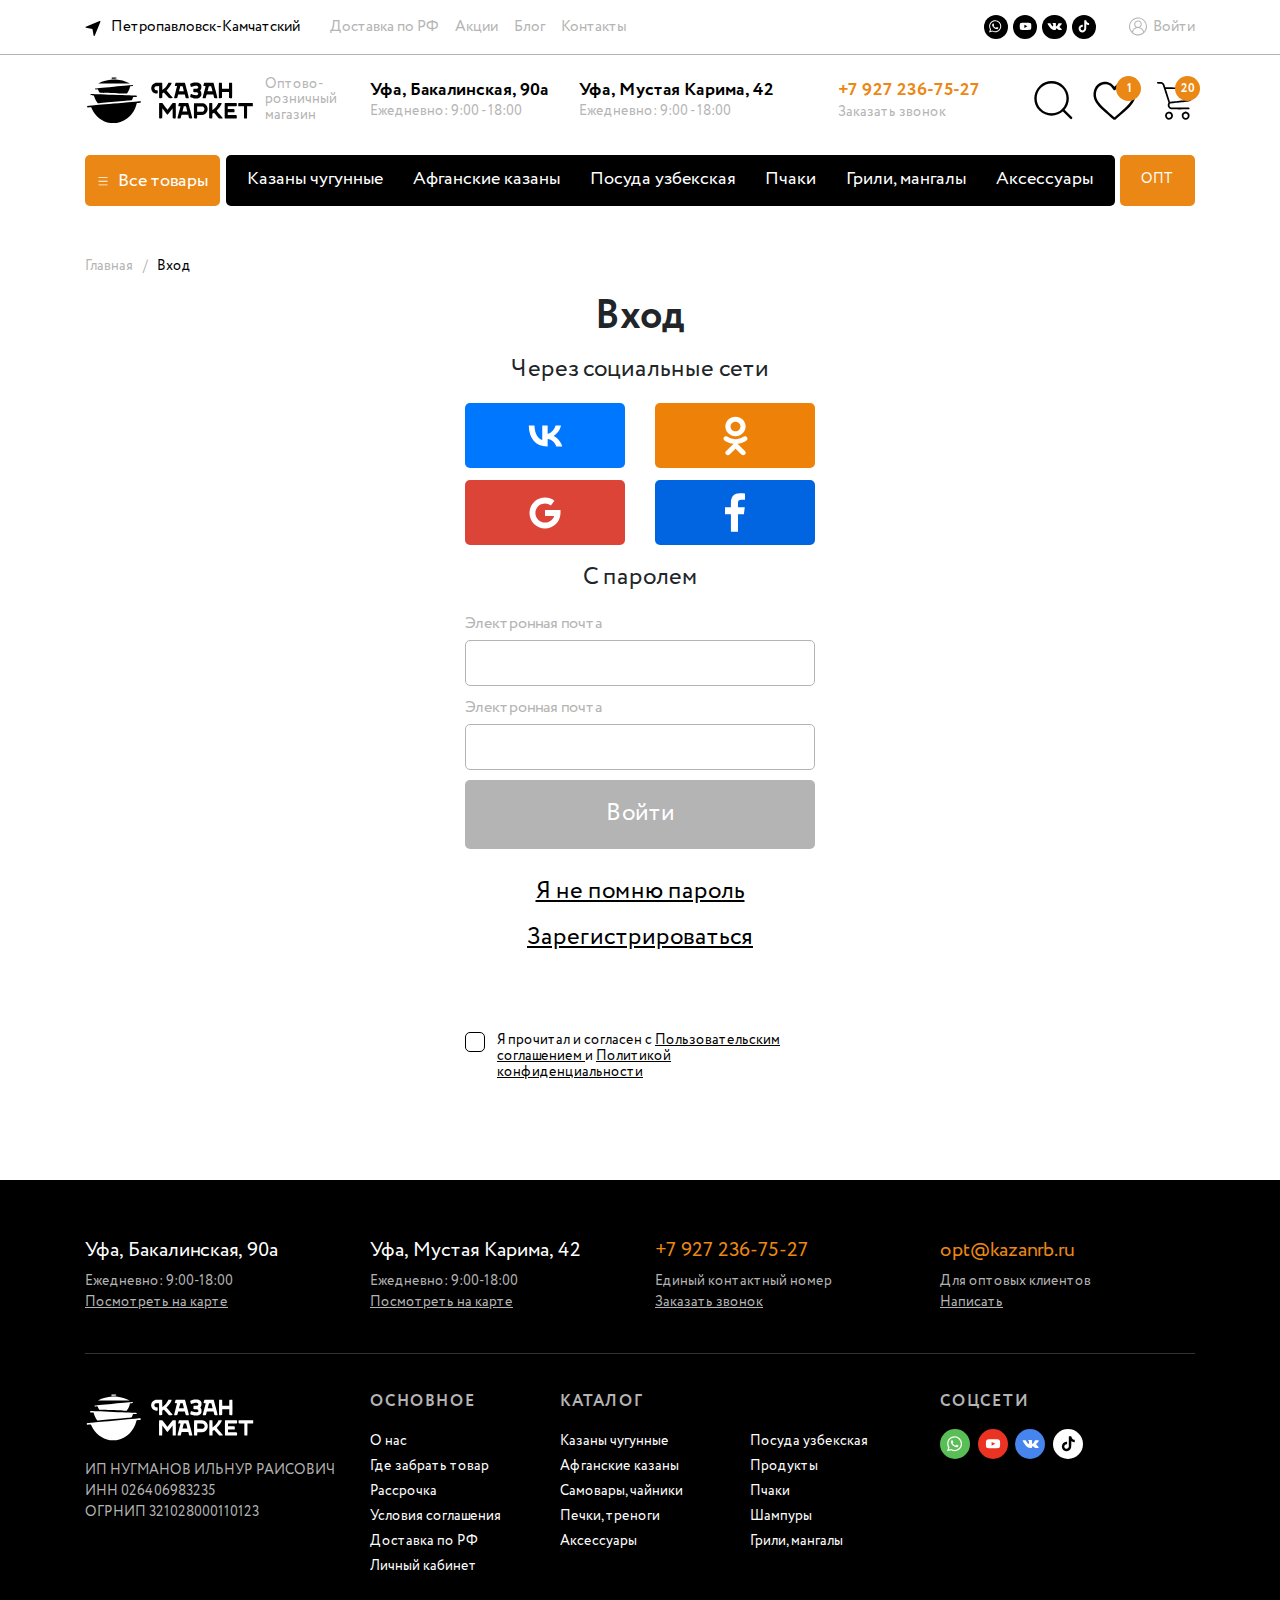
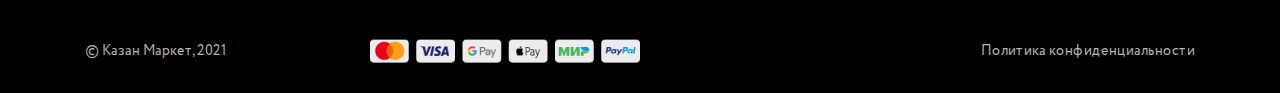
<file: login.html>
<!DOCTYPE html>
<html lang="ru">
  <head>
    <meta charset="UTF-8">
    <meta name="theme-color" content="#10cfe6">
    <meta http-equiv="X-UA-Compatible" content="IE=edge">
    <meta name="viewport" content="initial-scale=1.0, width=device-width">
    <meta name="mobile-web-app-capable" content="yes">
    <meta name="application-name" content="">
    <meta name="apple-mobile-web-app-capable" content="yes">
    <meta name="apple-mobile-web-app-status-bar-style" content="black-translucent">
    <meta name="apple-mobile-web-app-title" content="">
    <meta name="msapplication-TileColor" content="#10cfe6">
    <meta name="msapplication-TileImage" content="./images/favicons/mstile-144x144.png">
    <meta name="msapplication-config" content="./images/favicons/browserconfig.xml">
    <title>Вход</title>
    <link rel="shortcut icon" href="/images/favicons/favicon.ico">
    <link rel="icon" type="image/png" sizes="16x16" href="./images/favicons/favicon-16x16.png">
    <link rel="icon" type="image/png" sizes="32x32" href="./images/favicons/favicon-32x32.png">
    <link rel="icon" type="image/png" sizes="48x48" href="./images/favicons/favicon-48x48.png">
    <link rel="manifest" href="/images/favicons/manifest.json">
    <link rel="apple-touch-icon" sizes="57x57" href="./images/favicons/apple-touch-icon-57x57.png">
    <link rel="apple-touch-icon" sizes="60x60" href="./images/favicons/apple-touch-icon-60x60.png">
    <link rel="apple-touch-icon" sizes="72x72" href="./images/favicons/apple-touch-icon-72x72.png">
    <link rel="apple-touch-icon" sizes="76x76" href="./images/favicons/apple-touch-icon-76x76.png">
    <link rel="apple-touch-icon" sizes="114x114" href="./images/favicons/apple-touch-icon-114x114.png">
    <link rel="apple-touch-icon" sizes="120x120" href="./images/favicons/apple-touch-icon-120x120.png">
    <link rel="apple-touch-icon" sizes="144x144" href="./images/favicons/apple-touch-icon-144x144.png">
    <link rel="apple-touch-icon" sizes="152x152" href="./images/favicons/apple-touch-icon-152x152.png">
    <link rel="apple-touch-icon" sizes="167x167" href="./images/favicons/apple-touch-icon-167x167.png">
    <link rel="apple-touch-icon" sizes="180x180" href="./images/favicons/apple-touch-icon-180x180.png">
    <link rel="apple-touch-icon" sizes="1024x1024" href="./images/favicons/apple-touch-icon-1024x1024.png">
    <link rel="icon" type="image/png" sizes="228x228" href="./images/favicons/coast-228x228.png">
    <link rel="yandex-tableau-widget" href="./images/favicons/yandex-browser-manifest.json">
    <link rel="stylesheet" href="./css/main.css">
    <script src="/js/splide.min.js"> </script><!--[if lt IE 9]>
    <script src="http://cdnjs.cloudflare.com/ajax/libs/html5shiv/3.7.2/html5shiv.min.js"></script><![endif]-->
  </head>
  <body class="auth">
    <div class="page">
      <!--PAGE CONTENT-->
      <div class="page__content">
        <!--HEADER-->
        <header class="header d-flex">
          <div class="header__top container-fluid">
            <div class="container d-flex">
              <button class="user-location btn icon-btn d-flex">
                <svg class="icon icon-location-arrow ">
                  <use xlink:href="./images/sprite.svg#location-arrow"></use>
                </svg><span>Петропавловск-Камчатский</span>
              </button>
              <nav class="header__top-nav d-flex"><a class="header__nav-link" href="#">Доставка по РФ</a><a class="header__nav-link" href="#">Акции</a><a class="header__nav-link" href="#">Блог</a><a class="header__nav-link" href="#">Контакты</a></nav>
              <div class="header__badges"></div>
              <div class="right d-flex">
                <div class="header__community d-flex"><a class="community-link d-flex-center circle" href="#">
                    <svg class="icon icon-whatsapp whatsapp--tiny">
                      <use xlink:href="./images/sprite.svg#whatsapp"></use>
                    </svg></a><a class="community-link d-flex-center circle" href="#">
                    <svg class="icon icon-youtube youtube--tiny">
                      <use xlink:href="./images/sprite.svg#youtube"></use>
                    </svg></a><a class="community-link d-flex-center circle" href="#">
                    <svg class="icon icon-vk vk--tiny">
                      <use xlink:href="./images/sprite.svg#vk"></use>
                    </svg></a><a class="community-link d-flex-center circle" href="#">
                    <svg class="icon icon-tiktok tiktok--tiny">
                      <use xlink:href="./images/sprite.svg#tiktok"></use>
                    </svg></a></div>
                <button class="header__auth btn icon-btn d-flex">
                  <svg class="icon icon-user-circle ">
                    <use xlink:href="./images/sprite.svg#user-circle"></use>
                  </svg><span>Войти</span>
                </button>
              </div>
            </div>
          </div>
          <div class="header__main container d-flex">
            <div class="left d-flex">
              <button class="header__burger-menu-btn d-flex-center btn icon-btn bg-primary">
                <svg class="icon icon-menu ">
                  <use xlink:href="./images/sprite.svg#menu"></use>
                </svg>
              </button>
              <div class="header__logo-container d-flex"><a class="header__logo" href="/">
                  <svg class="icon icon-logo ">
                    <use xlink:href="./images/sprite.svg#logo"></use>
                  </svg></a><span class="header__logo-description">Оптово-розничный магазин </span></div>
              <div class="header__addresses d-flex">
                <div class="header__address">
                  <h3>Уфа, Бакалинская, 90а</h3><span>Ежедневно: 9:00 - 18:00</span>
                </div>
                <div class="header__address">
                  <h3>Уфа, Мустая Карима, 42</h3><span>Ежедневно: 9:00 - 18:00</span>
                </div>
              </div>
            </div>
            <div class="right d-flex">
              <div class="header__call-request d-flex"><a href="call:+79272367527">+7 927 236-75-27</a><span role="button">Заказать звонок</span></div>
              <div class="header__icon-btn-group d-flex">
                <button class="header__icon-btn btn icon-btn">
                  <svg class="icon icon-search ">
                    <use xlink:href="./images/sprite.svg#search"></use>
                  </svg>
                </button>
                <button class="header__icon-btn btn icon-btn">
                  <svg class="icon icon-heart ">
                    <use xlink:href="./images/sprite.svg#heart"></use>
                  </svg><span class="badge">1</span>
                </button>
                <button class="header__icon-btn btn icon-btn">
                  <svg class="icon icon-shopping-cart ">
                    <use xlink:href="./images/sprite.svg#shopping-cart"></use>
                  </svg><span class="badge">20</span>
                </button>
              </div>
            </div>
          </div>
          <div class="header__nav container d-flex">
            <div class="header__burger-menu-container container-fluid">
              <button class="header__burger-menu-btn btn">
                <svg class="icon icon-menu ">
                  <use xlink:href="./images/sprite.svg#menu"></use>
                </svg><span>Все товары</span>
              </button>
              <div class="header__hidden-dropdown">
                <div class="header__burger-menu menu container-fluid">
                  <ul class="menu__categories">
                    <div class="menu__sub-container container-fluid">
                      <li class="menu__link menu__link-arrow">
                        <div class="menu__link-inner"><img src="./images//category_1.png" alt=""><span>Казаны чугунные</span></div>
                      </li>
                      <ul class="menu__sub-categories">
                        <li><a class="menu__sub-link" href="#">
                            <div class="menu__link-inner"><span>Популярные объемы</span></div></a></li>
                        <li><a class="menu__sub-link" href="#">
                            <div class="menu__link-inner"><span>Тестовые товары1</span></div></a></li>
                        <li><a class="menu__sub-link" href="#">
                            <div class="menu__link-inner"><span>Тестовые товары2</span></div></a></li>
                        <li><a class="menu__sub-link" href="#">
                            <div class="menu__link-inner"><span>Тестовые товары3</span></div></a></li>
                        <li><a class="menu__sub-link" href="#">
                            <div class="menu__link-inner"><span>Тестовые товары4</span></div></a></li>
                      </ul>
                    </div>
                    <div class="menu__sub-container container-fluid">
                      <li class="menu__link menu__link-arrow">
                        <div class="menu__link-inner"><img src="./images//category_1.png" alt=""><span>Очень длинное название</span></div>
                      </li>
                      <ul class="menu__sub-categories">
                        <li><a class="menu__sub-link" href="#">
                            <div class="menu__link-inner"><span>Тестовые товары</span></div></a></li>
                        <li><a class="menu__sub-link" href="#">
                            <div class="menu__link-inner"><span>Тестовые товары1</span></div></a></li>
                        <li><a class="menu__sub-link" href="#">
                            <div class="menu__link-inner"><span>Тестовые товары2</span></div></a></li>
                        <li><a class="menu__sub-link" href="#">
                            <div class="menu__link-inner"><span>Тестовые товары3</span></div></a></li>
                        <li><a class="menu__sub-link" href="#">
                            <div class="menu__link-inner"><span>Тестовые товары4</span></div></a></li>
                      </ul>
                    </div>
                    <div class="menu__sub-container container-fluid">
                      <li class="menu__link menu__link-arrow">
                        <div class="menu__link-inner"><img src="./images//category_1.png" alt=""><span>Казаны чугунные2</span></div>
                      </li>
                      <ul class="menu__sub-categories">
                        <li><a class="menu__sub-link" href="#">
                            <div class="menu__link-inner"><span>Тестовые товары</span></div></a></li>
                        <li><a class="menu__sub-link" href="#">
                            <div class="menu__link-inner"><span>Тестовые товары</span></div></a></li>
                        <li><a class="menu__sub-link" href="#">
                            <div class="menu__link-inner"><span>Тестовые товары</span></div></a></li>
                        <li><a class="menu__sub-link" href="#">
                            <div class="menu__link-inner"><span>Тестовые товары</span></div></a></li>
                        <li><a class="menu__sub-link" href="#">
                            <div class="menu__link-inner"><span>Тестовые товары</span></div></a></li>
                      </ul>
                    </div>
                    <div class="menu__sub-container container-fluid">
                      <li class="menu__link menu__link-arrow">
                        <div class="menu__link-inner"><img src="./images//category_1.png" alt=""><span>Казаны чугунные3</span></div>
                      </li>
                      <ul class="menu__sub-categories">
                        <li><a class="menu__sub-link" href="#">
                            <div class="menu__link-inner"><span>Тестовые товары</span></div></a></li>
                        <li><a class="menu__sub-link" href="#">
                            <div class="menu__link-inner"><span>Тестовые товары</span></div></a></li>
                        <li><a class="menu__sub-link" href="#">
                            <div class="menu__link-inner"><span>Тестовые товары</span></div></a></li>
                        <li><a class="menu__sub-link" href="#">
                            <div class="menu__link-inner"><span>Тестовые товары</span></div></a></li>
                        <li><a class="menu__sub-link" href="#">
                            <div class="menu__link-inner"><span>Тестовые товары</span></div></a></li>
                      </ul>
                    </div>
                    <div class="menu__sub-container container-fluid">
                      <li class="menu__link menu__link-arrow">
                        <div class="menu__link-inner"><img src="./images//category_1.png" alt=""><span>Казаны чугунные4</span></div>
                      </li>
                      <ul class="menu__sub-categories">
                        <li><a class="menu__sub-link" href="#">
                            <div class="menu__link-inner"><span>Тестовые товары</span></div></a></li>
                        <li><a class="menu__sub-link" href="#">
                            <div class="menu__link-inner"><span>Тестовые товары</span></div></a></li>
                        <li><a class="menu__sub-link" href="#">
                            <div class="menu__link-inner"><span>Тестовые товары</span></div></a></li>
                        <li><a class="menu__sub-link" href="#">
                            <div class="menu__link-inner"><span>Тестовые товары</span></div></a></li>
                        <li><a class="menu__sub-link" href="#">
                            <div class="menu__link-inner"><span>Тестовые товары</span></div></a></li>
                      </ul>
                    </div>
                    <li><a class="menu__link" href="#">
                        <div class="menu__link-inner"><img src="./images//category_1.png" alt=""><span>Казаны чугунные5</span></div></a></li>
                    <li><a class="menu__link" href="#">
                        <div class="menu__link-inner"><img src="./images//category_1.png" alt=""><span>Казаны чугунные6</span></div></a></li>
                    <li><a class="menu__link" href="#">
                        <div class="menu__link-inner"><img src="./images//category_1.png" alt=""><span>Казаны чугунные7</span></div></a></li>
                    <div class="menu__sub-container container-fluid">
                      <li class="menu__link menu__link-arrow">
                        <div class="menu__link-inner"><img src="./images//category_1.png" alt=""><span>Казаны чугунные8</span></div>
                      </li>
                      <ul class="menu__sub-categories">
                        <li><a class="menu__sub-link" href="#">
                            <div class="menu__link-inner"><span>Тестовые товары</span></div></a></li>
                        <li><a class="menu__sub-link" href="#">
                            <div class="menu__link-inner"><span>Тестовые товары</span></div></a></li>
                        <li><a class="menu__sub-link" href="#">
                            <div class="menu__link-inner"><span>Тестовые товары</span></div></a></li>
                        <li><a class="menu__sub-link" href="#">
                            <div class="menu__link-inner"><span>Тестовые товары</span></div></a></li>
                        <li><a class="menu__sub-link" href="#">
                            <div class="menu__link-inner"><span>Тестовые товары</span></div></a></li>
                      </ul>
                    </div>
                    <li><a class="menu__link" href="#">
                        <div class="menu__link-inner"><img src="./images//category_1.png" alt=""><span>Казаны чугунные9</span></div></a></li>
                    <li><a class="menu__link" href="#">
                        <div class="menu__link-inner"><img src="./images//category_1.png" alt=""><span>Казаны чугунные10</span></div></a></li>
                    <li><a class="menu__link" href="#">
                        <div class="menu__link-inner"><img src="./images//category_1.png" alt=""><span>Казаны чугунные11</span></div></a></li>
                  </ul>
                </div>
                <div class="header__nav-bottom">
                  <div class="container d-flex">
                    <div class="left d-flex">
                      <div class="header__call-request d-flex"><a href="call:+79272367527">+7 927 236-75-27</a><span role="button">Заказать звонок</span></div>
                      <div class="header__addresses d-flex">
                        <div class="header__address">
                          <h3>Уфа, Бакалинская, 90а</h3><span>Ежедневно: 9:00 - 18:00</span>
                        </div>
                        <div class="header__address">
                          <h3>Уфа, Мустая Карима, 42</h3><span>Ежедневно: 9:00 - 18:00</span>
                        </div>
                      </div>
                    </div>
                    <div class="center d-flex">
                      <div class="header__community d-flex"><a class="community-link d-flex-center circle whatsapp--bg-color" href="#">
                          <svg class="icon icon-whatsapp whatsapp--small">
                            <use xlink:href="./images/sprite.svg#whatsapp"></use>
                          </svg></a><a class="community-link d-flex-center circle youtube--bg-color" href="#">
                          <svg class="icon icon-youtube youtube--small">
                            <use xlink:href="./images/sprite.svg#youtube"></use>
                          </svg></a><a class="community-link d-flex-center circle vk--bg-color" href="#">
                          <svg class="icon icon-vk vk--small">
                            <use xlink:href="./images/sprite.svg#vk"></use>
                          </svg></a><a class="community-link d-flex-center circle tiktok--bg-color" href="#">
                          <svg class="icon icon-tiktok tiktok--small">
                            <use xlink:href="./images/sprite.svg#tiktok"></use>
                          </svg></a></div>
                      <div class="header__badges"></div>
                    </div>
                    <div class="right d-flex"><a class="header__opt-link" href="#">ОПТ</a></div>
                  </div>
                </div>
              </div>
            </div>
            <div class="header__nav-bar nav-bar d-flex"><a class="nav-bar__link" href="#">Казаны чугунные</a><a class="nav-bar__link" href="#">Афганские казаны</a><a class="nav-bar__link" href="#">Посуда узбекская</a><a class="nav-bar__link" href="#">Пчаки</a><a class="nav-bar__link" href="#">Грили, мангалы</a><a class="nav-bar__link" href="#">Аксессуары</a></div><a class="header__opt-link" href="#">ОПТ</a>
          </div>
        </header>
        <!--END HEADER-->
        <main class="page__main">
          <nav class="container" aria-label="breadcrumb">
            <ol class="breadcrumb">
              <li class="breadcrumb-item"><a href="/">Главная</a></li>
              <li class="breadcrumb-item active" aria-current="page"><span>Вход</span></li>
            </ol>
          </nav>
          <div class="auth__container container">
            <div class="page__title">
              <h1>Вход</h1>
            </div>
            <div class="auth__sub-title"><span>Через социальные сети</span></div>
            <div class="auth__social-networks"><a class="auth__social-link auth__social-link--vk btn">
                <svg class="icon icon-auth-vk ">
                  <use xlink:href="./images/sprite.svg#auth-vk"></use>
                </svg></a><a class="auth__social-link auth__social-link--ok btn">
                <svg class="icon icon-auth-ok ">
                  <use xlink:href="./images/sprite.svg#auth-ok"></use>
                </svg></a><a class="auth__social-link auth__social-link--google btn">
                <svg class="icon icon-auth-google ">
                  <use xlink:href="./images/sprite.svg#auth-google"></use>
                </svg></a><a class="auth__social-link auth__social-link--fb btn">
                <svg class="icon icon-auth-fb ">
                  <use xlink:href="./images/sprite.svg#auth-fb"></use>
                </svg></a></div>
            <div class="auth__sub-title"><span>С паролем</span></div>
            <form class="auth__login-form">
              <div class="auth__form-field">
                <label for="email">Электронная почта</label>
                <input id="login-email" type="email" name="email">
              </div>
              <div class="auth__form-field">
                <label for="password">Электронная почта</label>
                <input id="login-password" type="password" name="password">
                <button class="btn-show btn">
                  <svg class="icon icon-eye-hide ">
                    <use xlink:href="./images/sprite.svg#eye-hide"></use>
                  </svg>
                </button>
                <button class="btn-hide btn">
                  <svg class="icon icon-eye-show ">
                    <use xlink:href="./images/sprite.svg#eye-show"></use>
                  </svg>
                </button>
              </div>
              <div class="auth__login-button">
                <input class="btn" id="login-btn" type="submit" value="Войти" disabled>
              </div>
            </form><a class="auth__link" href="#">Я не помню пароль</a><a class="auth__link" href="#">Зарегистрироваться</a>
            <label class="agreement" for="user-agreement">
              <input id="user-agreement" type="checkbox" name="user-agreement"><span class="checkmark"></span><span>Я прочитал и согласен с </span><a href="#"> Пользовательским соглашением </a><span>и </span><a href="#">Политикой конфиденциальности</a>
            </label>
          </div>
          <script>
            const showBtn = document.querySelector(".btn-show");
            const hideBtn = document.querySelector(".btn-hide");
            const email = document.querySelector("#login-email");
            const password = document.querySelector("#login-password");
            const button = document.querySelector("#login-btn");
            
            const showPassword = () => {
            
                password.setAttribute("type", "text");
            
                showBtn.style.display = 'none'
            
                hideBtn.style.display = 'block'
            
            }
            
            const hidePassword = () => {
            
                password.setAttribute("type", "password");
            
                hideBtn.style.display = 'none'
            
                showBtn.style.display = 'block'
            
            }
            
            const setBtnState = () => {
            
                if(email.value.length > 0 && password.value.length > 0) {
                    button.removeAttribute('disabled')
                }else {
                    button.setAttribute('disabled', '')
                }
            
            }
            
            showBtn.onclick = () => { showPassword() }
            
            hideBtn.onclick = () => { hidePassword() }
            
            password.addEventListener('input', ()=> {
                setBtnState()
            
                if( password.value.length < 1 ) {
            
                    showBtn.style.display = 'none'
                    hideBtn.style.display = 'none'
            
                }else if( password.getAttribute("type") !== "password" && password.value.length > 0 ){
            
                    showBtn.style.display = 'none'
                    hideBtn.style.display = 'block'
            
                }else if( password.getAttribute("type") === "password" && password.value.length > 0 ){
            
                    showBtn.style.display = 'block'
                    hideBtn.style.display = 'none'
            
                }
            
            })
            
            email.addEventListener('input', ()=> {
                setBtnState()
            })
            
            
            
            const form = document.querySelector("form");
            form.addEventListener('submit', function (e) {
                e.preventDefault();
            });
          </script>
        </main>
      </div>
      <!--END PAGE CONTENT-->
      <footer class="footer">
        <div class="container">
          <div class="footer__top">
            <div class="contacts">
              <div class="contacts__item">
                <div class="contacts__link"><span>Уфа, Бакалинская, 90a</span></div>
                <div class="contacts__text"><span>Ежедневно: 9:00-18:00</span><br><a class="contacts__text-link" href="#">Посмотреть на карте</a></div>
              </div>
              <div class="contacts__item">
                <div class="contacts__link"><span>Уфа, Мустая Карима, 42</span></div>
                <div class="contacts__text"><span>Ежедневно: 9:00-18:00</span><br><a class="contacts__text-link" href="#">Посмотреть на карте</a></div>
              </div>
              <div class="contacts__item">
                <div class="contacts__link text-primary"><span>+7 927 236-75-27</span></div>
                <div class="contacts__text"><span>Единый контактный номер</span><br><a class="contacts__text-link" href="#">Заказать звонок</a></div>
              </div>
              <div class="contacts__item">
                <div class="contacts__link text-primary"><span>opt@kazanrb.ru</span></div>
                <div class="contacts__text"><span>Для оптовых клиентов</span><br><a class="contacts__text-link" href="#">Написать</a></div>
              </div>
            </div>
          </div>
          <div class="footer__main">
            <ul class="footer__column">
              <li class="footer__logo-container"><a href="#"> 
                  <svg class="icon icon-logo footer__logo">
                    <use xlink:href="./images/sprite.svg#logo"></use>
                  </svg></a></li>
              <li class="organization-info uppercase"><span>ИП НУГМАНОВ ИЛЬНУР РАИСОВИЧ</span><br><span>ИНН 026406983235</span><br><span>ОГРНИП 321028000110123</span></li>
            </ul>
            <ul class="footer__column">
              <li class="footer__column-header"><span>Основное</span></li>
              <li class="footer__column-link"><a href="#"> О нас</a></li>
              <li class="footer__column-link"><a href="#"> Где забрать товар</a></li>
              <li class="footer__column-link"><a href="#"> Рассрочка</a></li>
              <li class="footer__column-link"><a href="#"> Условия соглашения</a></li>
              <li class="footer__column-link"><a href="#"> Доставка по РФ</a></li>
              <li class="footer__column-link"><a href="#"> Личный кабинет</a></li>
            </ul>
            <ul class="footer__column">
              <li class="footer__column-header"><span>КАТАЛОГ</span></li>
              <li class="footer__column-link"><a href="#"> Казаны чугунные</a></li>
              <li class="footer__column-link"><a href="#"> Афганские казаны</a></li>
              <li class="footer__column-link"><a href="#"> Самовары, чайники</a></li>
              <li class="footer__column-link"><a href="#"> Печки, треноги</a></li>
              <li class="footer__column-link"><a href="#"> Аксессуары</a></li>
              <li class="footer__column-link d-xl-none"><a href="#"> Посуда узбекская</a></li>
              <li class="footer__column-link d-xl-none"><a href="#"> Продукты</a></li>
              <li class="footer__column-link d-xl-none"><a href="#"> Пчаки</a></li>
              <li class="footer__column-link d-xl-none"><a href="#"> Шампуры</a></li>
              <li class="footer__column-link d-xl-none"><a href="#"> Грили, мангалы</a></li>
            </ul>
            <ul class="footer__column d-none d-xl-block">
              <li class="footer__column-header"></li>
              <li class="footer__column-link"><a href="#"> Посуда узбекская</a></li>
              <li class="footer__column-link"><a href="#"> Продукты</a></li>
              <li class="footer__column-link"><a href="#"> Пчаки</a></li>
              <li class="footer__column-link"><a href="#"> Шампуры</a></li>
              <li class="footer__column-link"><a href="#"> Грили, мангалы</a></li>
            </ul>
            <ul class="footer__column footer__community">
              <li class="footer__column-header"><span>Соцсети</span></li>
              <ul class="footer__community-container">
                <li class="footer__community-link whatsapp circle"><a class="btn" href="#">
                    <svg class="icon icon-whatsapp whatsapp--small">
                      <use xlink:href="./images/sprite.svg#whatsapp"></use>
                    </svg></a></li>
                <li class="footer__community-link youtube circle"><a class="btn" href="#">
                    <svg class="icon icon-youtube youtube--small">
                      <use xlink:href="./images/sprite.svg#youtube"></use>
                    </svg></a></li>
                <li class="footer__community-link vk circle"><a class="btn" href="#">
                    <svg class="icon icon-vk vk--small">
                      <use xlink:href="./images/sprite.svg#vk"></use>
                    </svg></a></li>
                <li class="footer__community-link tiktok circle"><a class="btn" href="#">
                    <svg class="icon icon-tiktok tiktok--small">
                      <use xlink:href="./images/sprite.svg#tiktok"></use>
                    </svg></a></li>
              </ul>
            </ul>
          </div>
          <div class="footer__bottom">
            <div class="copyright"><span>© Казан Маркет, 2021</span></div>
            <div class="payment-methods"><img src="./images//payment-methods.png" alt=""></div>
            <div class="privacy-policy"><a href="#">Политика конфиденциальности </a></div>
          </div>
        </div>
      </footer>
    </div>
    <script src="./js/main.js"></script>
  </body>
</html>
</file>
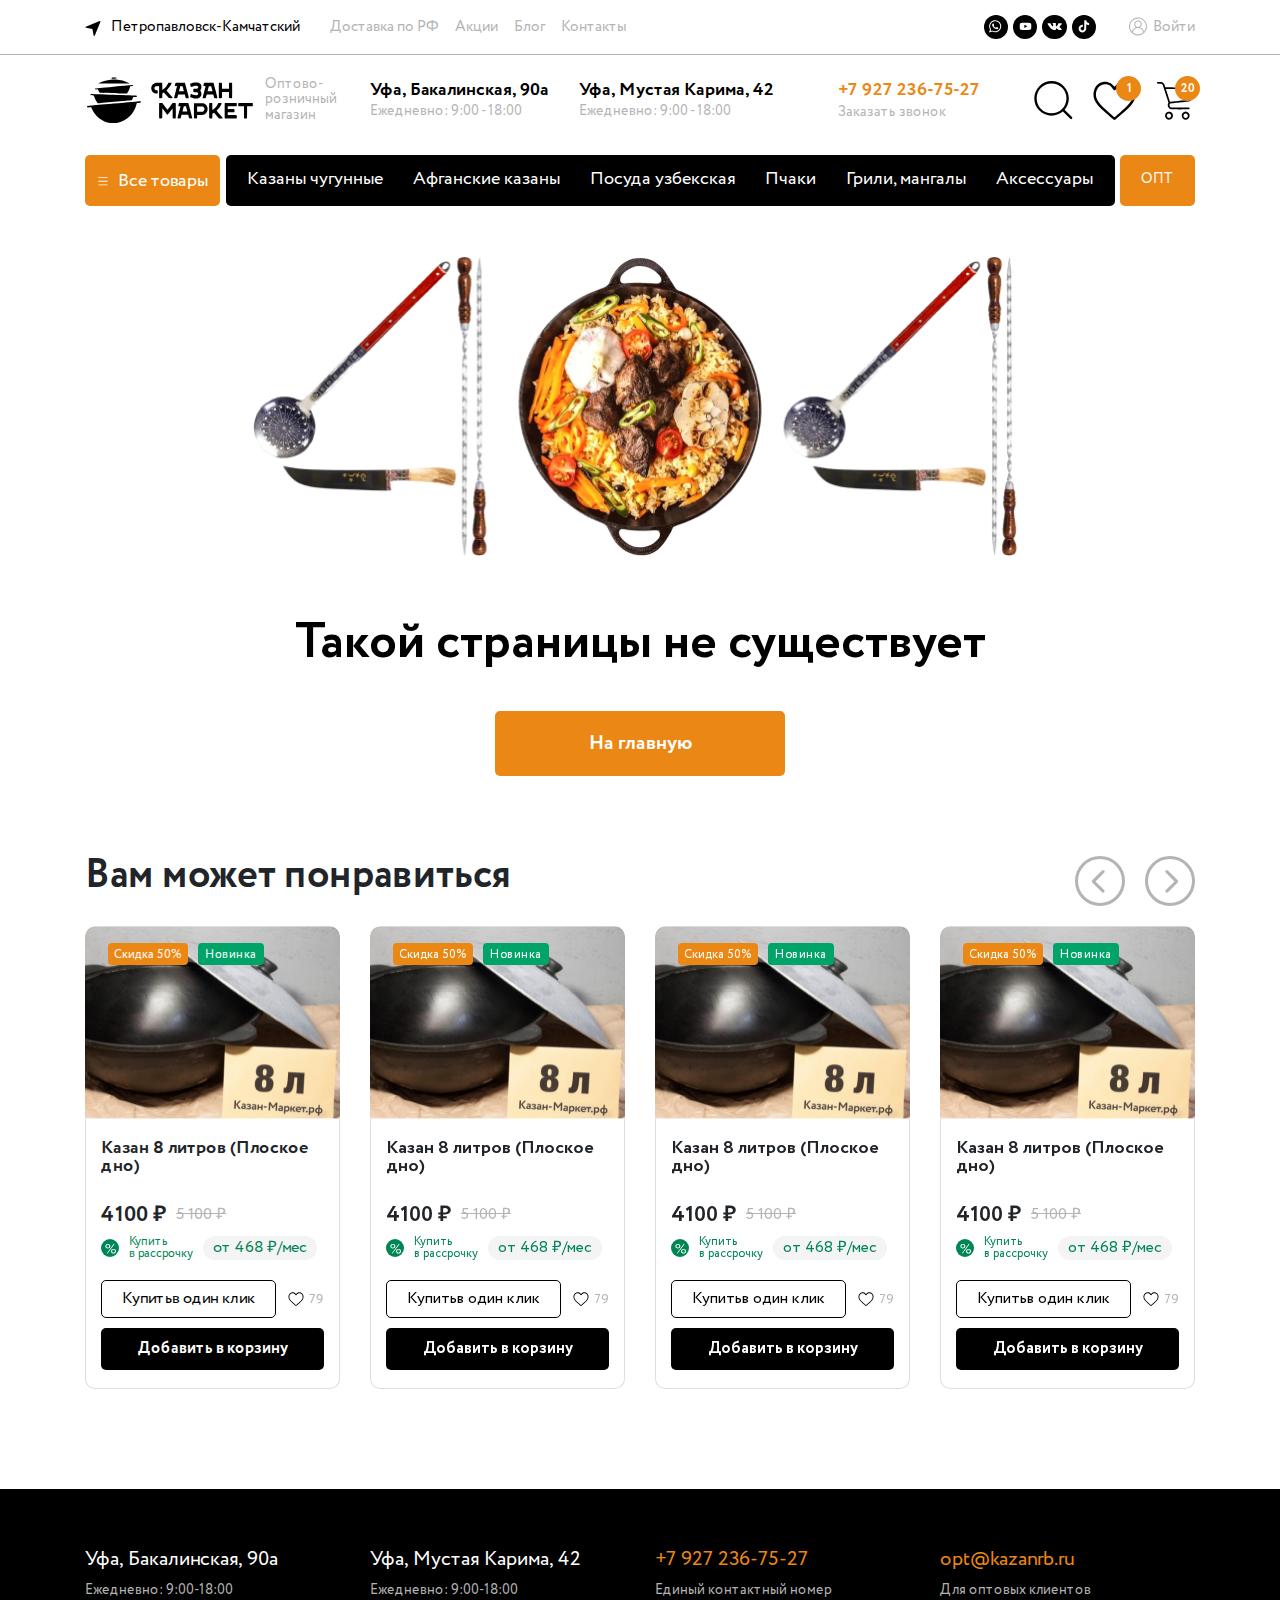
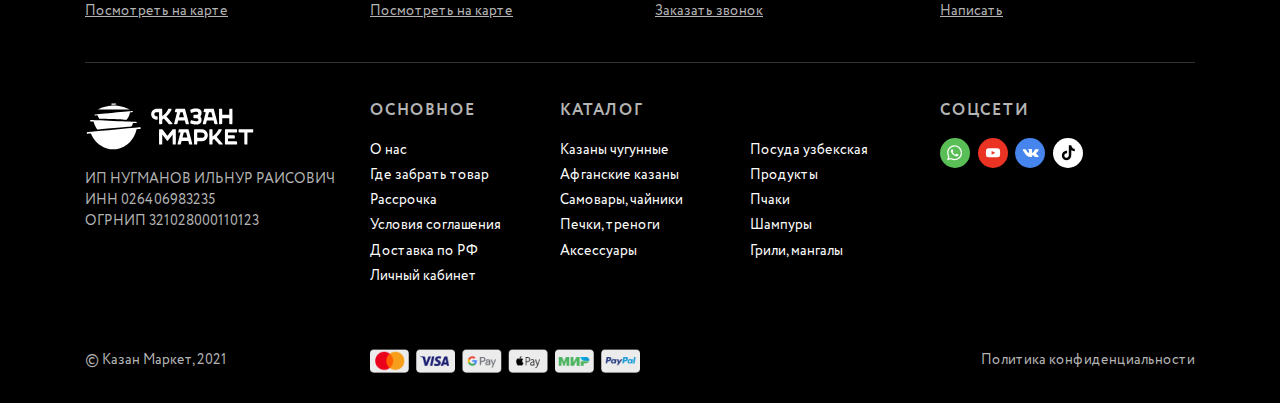
<file: page_404.html>
<!DOCTYPE html>
<html lang="ru">
  <head>
    <meta charset="UTF-8">
    <meta name="theme-color" content="#10cfe6">
    <meta http-equiv="X-UA-Compatible" content="IE=edge">
    <meta name="viewport" content="initial-scale=1.0, width=device-width">
    <meta name="mobile-web-app-capable" content="yes">
    <meta name="application-name" content="">
    <meta name="apple-mobile-web-app-capable" content="yes">
    <meta name="apple-mobile-web-app-status-bar-style" content="black-translucent">
    <meta name="apple-mobile-web-app-title" content="">
    <meta name="msapplication-TileColor" content="#10cfe6">
    <meta name="msapplication-TileImage" content="./images/favicons/mstile-144x144.png">
    <meta name="msapplication-config" content="./images/favicons/browserconfig.xml">
    <title>Такой страницы не существует</title>
    <link rel="shortcut icon" href="/images/favicons/favicon.ico">
    <link rel="icon" type="image/png" sizes="16x16" href="./images/favicons/favicon-16x16.png">
    <link rel="icon" type="image/png" sizes="32x32" href="./images/favicons/favicon-32x32.png">
    <link rel="icon" type="image/png" sizes="48x48" href="./images/favicons/favicon-48x48.png">
    <link rel="manifest" href="/images/favicons/manifest.json">
    <link rel="apple-touch-icon" sizes="57x57" href="./images/favicons/apple-touch-icon-57x57.png">
    <link rel="apple-touch-icon" sizes="60x60" href="./images/favicons/apple-touch-icon-60x60.png">
    <link rel="apple-touch-icon" sizes="72x72" href="./images/favicons/apple-touch-icon-72x72.png">
    <link rel="apple-touch-icon" sizes="76x76" href="./images/favicons/apple-touch-icon-76x76.png">
    <link rel="apple-touch-icon" sizes="114x114" href="./images/favicons/apple-touch-icon-114x114.png">
    <link rel="apple-touch-icon" sizes="120x120" href="./images/favicons/apple-touch-icon-120x120.png">
    <link rel="apple-touch-icon" sizes="144x144" href="./images/favicons/apple-touch-icon-144x144.png">
    <link rel="apple-touch-icon" sizes="152x152" href="./images/favicons/apple-touch-icon-152x152.png">
    <link rel="apple-touch-icon" sizes="167x167" href="./images/favicons/apple-touch-icon-167x167.png">
    <link rel="apple-touch-icon" sizes="180x180" href="./images/favicons/apple-touch-icon-180x180.png">
    <link rel="apple-touch-icon" sizes="1024x1024" href="./images/favicons/apple-touch-icon-1024x1024.png">
    <link rel="icon" type="image/png" sizes="228x228" href="./images/favicons/coast-228x228.png">
    <link rel="yandex-tableau-widget" href="./images/favicons/yandex-browser-manifest.json">
    <link rel="stylesheet" href="./css/main.css">
    <script src="/js/splide.min.js"> </script><!--[if lt IE 9]>
    <script src="http://cdnjs.cloudflare.com/ajax/libs/html5shiv/3.7.2/html5shiv.min.js"></script><![endif]-->
  </head>
  <body class="page_404">
    <div class="page">
      <!--PAGE CONTENT-->
      <div class="page__content">
        <!--HEADER-->
        <header class="header d-flex">
          <div class="header__top container-fluid">
            <div class="container d-flex">
              <button class="user-location btn icon-btn d-flex">
                <svg class="icon icon-location-arrow ">
                  <use xlink:href="./images/sprite.svg#location-arrow"></use>
                </svg><span>Петропавловск-Камчатский</span>
              </button>
              <nav class="header__top-nav d-flex"><a class="header__nav-link" href="#">Доставка по РФ</a><a class="header__nav-link" href="#">Акции</a><a class="header__nav-link" href="#">Блог</a><a class="header__nav-link" href="#">Контакты</a></nav>
              <div class="header__badges"></div>
              <div class="right d-flex">
                <div class="header__community d-flex"><a class="community-link d-flex-center circle" href="#">
                    <svg class="icon icon-whatsapp whatsapp--tiny">
                      <use xlink:href="./images/sprite.svg#whatsapp"></use>
                    </svg></a><a class="community-link d-flex-center circle" href="#">
                    <svg class="icon icon-youtube youtube--tiny">
                      <use xlink:href="./images/sprite.svg#youtube"></use>
                    </svg></a><a class="community-link d-flex-center circle" href="#">
                    <svg class="icon icon-vk vk--tiny">
                      <use xlink:href="./images/sprite.svg#vk"></use>
                    </svg></a><a class="community-link d-flex-center circle" href="#">
                    <svg class="icon icon-tiktok tiktok--tiny">
                      <use xlink:href="./images/sprite.svg#tiktok"></use>
                    </svg></a></div>
                <button class="header__auth btn icon-btn d-flex">
                  <svg class="icon icon-user-circle ">
                    <use xlink:href="./images/sprite.svg#user-circle"></use>
                  </svg><span>Войти</span>
                </button>
              </div>
            </div>
          </div>
          <div class="header__main container d-flex">
            <div class="left d-flex">
              <button class="header__burger-menu-btn d-flex-center btn icon-btn bg-primary">
                <svg class="icon icon-menu ">
                  <use xlink:href="./images/sprite.svg#menu"></use>
                </svg>
              </button>
              <div class="header__logo-container d-flex"><a class="header__logo" href="/">
                  <svg class="icon icon-logo ">
                    <use xlink:href="./images/sprite.svg#logo"></use>
                  </svg></a><span class="header__logo-description">Оптово-розничный магазин </span></div>
              <div class="header__addresses d-flex">
                <div class="header__address">
                  <h3>Уфа, Бакалинская, 90а</h3><span>Ежедневно: 9:00 - 18:00</span>
                </div>
                <div class="header__address">
                  <h3>Уфа, Мустая Карима, 42</h3><span>Ежедневно: 9:00 - 18:00</span>
                </div>
              </div>
            </div>
            <div class="right d-flex">
              <div class="header__call-request d-flex"><a href="call:+79272367527">+7 927 236-75-27</a><span role="button">Заказать звонок</span></div>
              <div class="header__icon-btn-group d-flex">
                <button class="header__icon-btn btn icon-btn">
                  <svg class="icon icon-search ">
                    <use xlink:href="./images/sprite.svg#search"></use>
                  </svg>
                </button>
                <button class="header__icon-btn btn icon-btn">
                  <svg class="icon icon-heart ">
                    <use xlink:href="./images/sprite.svg#heart"></use>
                  </svg><span class="badge">1</span>
                </button>
                <button class="header__icon-btn btn icon-btn">
                  <svg class="icon icon-shopping-cart ">
                    <use xlink:href="./images/sprite.svg#shopping-cart"></use>
                  </svg><span class="badge">20</span>
                </button>
              </div>
            </div>
          </div>
          <div class="header__nav container d-flex">
            <div class="header__burger-menu-container container-fluid">
              <button class="header__burger-menu-btn btn">
                <svg class="icon icon-menu ">
                  <use xlink:href="./images/sprite.svg#menu"></use>
                </svg><span>Все товары</span>
              </button>
              <div class="header__hidden-dropdown">
                <div class="header__burger-menu menu container-fluid">
                  <ul class="menu__categories">
                    <div class="menu__sub-container container-fluid">
                      <li class="menu__link menu__link-arrow">
                        <div class="menu__link-inner"><img src="./images//category_1.png" alt=""><span>Казаны чугунные</span></div>
                      </li>
                      <ul class="menu__sub-categories">
                        <li><a class="menu__sub-link" href="#">
                            <div class="menu__link-inner"><span>Популярные объемы</span></div></a></li>
                        <li><a class="menu__sub-link" href="#">
                            <div class="menu__link-inner"><span>Тестовые товары1</span></div></a></li>
                        <li><a class="menu__sub-link" href="#">
                            <div class="menu__link-inner"><span>Тестовые товары2</span></div></a></li>
                        <li><a class="menu__sub-link" href="#">
                            <div class="menu__link-inner"><span>Тестовые товары3</span></div></a></li>
                        <li><a class="menu__sub-link" href="#">
                            <div class="menu__link-inner"><span>Тестовые товары4</span></div></a></li>
                      </ul>
                    </div>
                    <div class="menu__sub-container container-fluid">
                      <li class="menu__link menu__link-arrow">
                        <div class="menu__link-inner"><img src="./images//category_1.png" alt=""><span>Очень длинное название</span></div>
                      </li>
                      <ul class="menu__sub-categories">
                        <li><a class="menu__sub-link" href="#">
                            <div class="menu__link-inner"><span>Тестовые товары</span></div></a></li>
                        <li><a class="menu__sub-link" href="#">
                            <div class="menu__link-inner"><span>Тестовые товары1</span></div></a></li>
                        <li><a class="menu__sub-link" href="#">
                            <div class="menu__link-inner"><span>Тестовые товары2</span></div></a></li>
                        <li><a class="menu__sub-link" href="#">
                            <div class="menu__link-inner"><span>Тестовые товары3</span></div></a></li>
                        <li><a class="menu__sub-link" href="#">
                            <div class="menu__link-inner"><span>Тестовые товары4</span></div></a></li>
                      </ul>
                    </div>
                    <div class="menu__sub-container container-fluid">
                      <li class="menu__link menu__link-arrow">
                        <div class="menu__link-inner"><img src="./images//category_1.png" alt=""><span>Казаны чугунные2</span></div>
                      </li>
                      <ul class="menu__sub-categories">
                        <li><a class="menu__sub-link" href="#">
                            <div class="menu__link-inner"><span>Тестовые товары</span></div></a></li>
                        <li><a class="menu__sub-link" href="#">
                            <div class="menu__link-inner"><span>Тестовые товары</span></div></a></li>
                        <li><a class="menu__sub-link" href="#">
                            <div class="menu__link-inner"><span>Тестовые товары</span></div></a></li>
                        <li><a class="menu__sub-link" href="#">
                            <div class="menu__link-inner"><span>Тестовые товары</span></div></a></li>
                        <li><a class="menu__sub-link" href="#">
                            <div class="menu__link-inner"><span>Тестовые товары</span></div></a></li>
                      </ul>
                    </div>
                    <div class="menu__sub-container container-fluid">
                      <li class="menu__link menu__link-arrow">
                        <div class="menu__link-inner"><img src="./images//category_1.png" alt=""><span>Казаны чугунные3</span></div>
                      </li>
                      <ul class="menu__sub-categories">
                        <li><a class="menu__sub-link" href="#">
                            <div class="menu__link-inner"><span>Тестовые товары</span></div></a></li>
                        <li><a class="menu__sub-link" href="#">
                            <div class="menu__link-inner"><span>Тестовые товары</span></div></a></li>
                        <li><a class="menu__sub-link" href="#">
                            <div class="menu__link-inner"><span>Тестовые товары</span></div></a></li>
                        <li><a class="menu__sub-link" href="#">
                            <div class="menu__link-inner"><span>Тестовые товары</span></div></a></li>
                        <li><a class="menu__sub-link" href="#">
                            <div class="menu__link-inner"><span>Тестовые товары</span></div></a></li>
                      </ul>
                    </div>
                    <div class="menu__sub-container container-fluid">
                      <li class="menu__link menu__link-arrow">
                        <div class="menu__link-inner"><img src="./images//category_1.png" alt=""><span>Казаны чугунные4</span></div>
                      </li>
                      <ul class="menu__sub-categories">
                        <li><a class="menu__sub-link" href="#">
                            <div class="menu__link-inner"><span>Тестовые товары</span></div></a></li>
                        <li><a class="menu__sub-link" href="#">
                            <div class="menu__link-inner"><span>Тестовые товары</span></div></a></li>
                        <li><a class="menu__sub-link" href="#">
                            <div class="menu__link-inner"><span>Тестовые товары</span></div></a></li>
                        <li><a class="menu__sub-link" href="#">
                            <div class="menu__link-inner"><span>Тестовые товары</span></div></a></li>
                        <li><a class="menu__sub-link" href="#">
                            <div class="menu__link-inner"><span>Тестовые товары</span></div></a></li>
                      </ul>
                    </div>
                    <li><a class="menu__link" href="#">
                        <div class="menu__link-inner"><img src="./images//category_1.png" alt=""><span>Казаны чугунные5</span></div></a></li>
                    <li><a class="menu__link" href="#">
                        <div class="menu__link-inner"><img src="./images//category_1.png" alt=""><span>Казаны чугунные6</span></div></a></li>
                    <li><a class="menu__link" href="#">
                        <div class="menu__link-inner"><img src="./images//category_1.png" alt=""><span>Казаны чугунные7</span></div></a></li>
                    <div class="menu__sub-container container-fluid">
                      <li class="menu__link menu__link-arrow">
                        <div class="menu__link-inner"><img src="./images//category_1.png" alt=""><span>Казаны чугунные8</span></div>
                      </li>
                      <ul class="menu__sub-categories">
                        <li><a class="menu__sub-link" href="#">
                            <div class="menu__link-inner"><span>Тестовые товары</span></div></a></li>
                        <li><a class="menu__sub-link" href="#">
                            <div class="menu__link-inner"><span>Тестовые товары</span></div></a></li>
                        <li><a class="menu__sub-link" href="#">
                            <div class="menu__link-inner"><span>Тестовые товары</span></div></a></li>
                        <li><a class="menu__sub-link" href="#">
                            <div class="menu__link-inner"><span>Тестовые товары</span></div></a></li>
                        <li><a class="menu__sub-link" href="#">
                            <div class="menu__link-inner"><span>Тестовые товары</span></div></a></li>
                      </ul>
                    </div>
                    <li><a class="menu__link" href="#">
                        <div class="menu__link-inner"><img src="./images//category_1.png" alt=""><span>Казаны чугунные9</span></div></a></li>
                    <li><a class="menu__link" href="#">
                        <div class="menu__link-inner"><img src="./images//category_1.png" alt=""><span>Казаны чугунные10</span></div></a></li>
                    <li><a class="menu__link" href="#">
                        <div class="menu__link-inner"><img src="./images//category_1.png" alt=""><span>Казаны чугунные11</span></div></a></li>
                  </ul>
                </div>
                <div class="header__nav-bottom">
                  <div class="container d-flex">
                    <div class="left d-flex">
                      <div class="header__call-request d-flex"><a href="call:+79272367527">+7 927 236-75-27</a><span role="button">Заказать звонок</span></div>
                      <div class="header__addresses d-flex">
                        <div class="header__address">
                          <h3>Уфа, Бакалинская, 90а</h3><span>Ежедневно: 9:00 - 18:00</span>
                        </div>
                        <div class="header__address">
                          <h3>Уфа, Мустая Карима, 42</h3><span>Ежедневно: 9:00 - 18:00</span>
                        </div>
                      </div>
                    </div>
                    <div class="center d-flex">
                      <div class="header__community d-flex"><a class="community-link d-flex-center circle whatsapp--bg-color" href="#">
                          <svg class="icon icon-whatsapp whatsapp--small">
                            <use xlink:href="./images/sprite.svg#whatsapp"></use>
                          </svg></a><a class="community-link d-flex-center circle youtube--bg-color" href="#">
                          <svg class="icon icon-youtube youtube--small">
                            <use xlink:href="./images/sprite.svg#youtube"></use>
                          </svg></a><a class="community-link d-flex-center circle vk--bg-color" href="#">
                          <svg class="icon icon-vk vk--small">
                            <use xlink:href="./images/sprite.svg#vk"></use>
                          </svg></a><a class="community-link d-flex-center circle tiktok--bg-color" href="#">
                          <svg class="icon icon-tiktok tiktok--small">
                            <use xlink:href="./images/sprite.svg#tiktok"></use>
                          </svg></a></div>
                      <div class="header__badges"></div>
                    </div>
                    <div class="right d-flex"><a class="header__opt-link" href="#">ОПТ</a></div>
                  </div>
                </div>
              </div>
            </div>
            <div class="header__nav-bar nav-bar d-flex"><a class="nav-bar__link" href="#">Казаны чугунные</a><a class="nav-bar__link" href="#">Афганские казаны</a><a class="nav-bar__link" href="#">Посуда узбекская</a><a class="nav-bar__link" href="#">Пчаки</a><a class="nav-bar__link" href="#">Грили, мангалы</a><a class="nav-bar__link" href="#">Аксессуары</a></div><a class="header__opt-link" href="#">ОПТ</a>
          </div>
        </header>
        <!--END HEADER-->
        <main class="page__main">
          <div class="splash-screen container"><img class="splash-screen__img" src="./images/404.png" alt="404">
            <div class="splash-screen__title"><span>Такой страницы не существует</span></div><a class="splash-screen__button btn" href="/">На главную</a>
          </div>
          <!--LIKE IT-->
          <section class="products__section section container splide" id="like-it" aria-label="Вам может понравиться">
            <div class="section__heading">
              <h2>Вам может понравиться</h2>
            </div>
            <div class="splide__track section__content">
              <div class="splide__list">
                <div class="splide__slide">
                  <div class="product-card">
                    <div class="product-card__thumb"><img class="product-card__thumb_img" src="./images/product.png" alt=""/>
                      <div class="product-tag">
                        <div class="product-tag__discount"><span>Скидка 50%</span></div>
                        <div class="product-tag__new"> <span>Новинка</span></div>
                      </div>
                    </div>
                    <div class="product-card__info">
                      <div class="product-card__title"> <span>Казан 8 литров  (Плоское дно)</span></div>
                      <div class="product-card__info-bottom">
                        <div class="product-card__price"><span class="price">4100 ₽</span><span class="old-price">5 100 ₽</span></div>
                        <div class="product-installment">
                          <div class="product-installment__icon circle">
                            <svg class="icon icon-percent ">
                              <use xlink:href="./images/sprite.svg#percent"></use>
                            </svg>
                          </div>
                          <div class="product-installment__text"><span>Купить </span><br class="d-none d-md-block"/><span>в рассрочку</span></div>
                          <div class="product-installment__plan"> <span>от 468 ₽/мес</span></div>
                        </div>
                        <div class="product-card__button-group">
                          <div class="product-card__row">
                            <button class="product-card__one-click-buy button"><span>Купить </span><span class="d-none d-sm-inline">в один клик</span></button>
                            <div class="product-card__like">
                              <button class="btn icon-btn">
                                <svg class="icon icon-heart ">
                                  <use xlink:href="./images/sprite.svg#heart"></use>
                                </svg>
                              </button><span class="d-none d-sm-inline">79</span>
                            </div>
                          </div>
                          <button class="product-card__add-to-cart btn"><span class="d-none d-sm-block">Добавить в корзину</span><span class="d-sm-none">В корзину</span></button>
                        </div>
                      </div>
                    </div>
                  </div>
                </div>
                <div class="splide__slide">
                  <div class="product-card">
                    <div class="product-card__thumb"><img class="product-card__thumb_img" src="./images/product.png" alt=""/>
                      <div class="product-tag">
                        <div class="product-tag__discount"><span>Скидка 50%</span></div>
                        <div class="product-tag__new"> <span>Новинка</span></div>
                      </div>
                    </div>
                    <div class="product-card__info">
                      <div class="product-card__title"> <span>Казан 8 литров  (Плоское дно)</span></div>
                      <div class="product-card__info-bottom">
                        <div class="product-card__price"><span class="price">4100 ₽</span><span class="old-price">5 100 ₽</span></div>
                        <div class="product-installment">
                          <div class="product-installment__icon circle">
                            <svg class="icon icon-percent ">
                              <use xlink:href="./images/sprite.svg#percent"></use>
                            </svg>
                          </div>
                          <div class="product-installment__text"><span>Купить </span><br class="d-none d-md-block"/><span>в рассрочку</span></div>
                          <div class="product-installment__plan"> <span>от 468 ₽/мес</span></div>
                        </div>
                        <div class="product-card__button-group">
                          <div class="product-card__row">
                            <button class="product-card__one-click-buy button"><span>Купить </span><span class="d-none d-sm-inline">в один клик</span></button>
                            <div class="product-card__like">
                              <button class="btn icon-btn">
                                <svg class="icon icon-heart ">
                                  <use xlink:href="./images/sprite.svg#heart"></use>
                                </svg>
                              </button><span class="d-none d-sm-inline">79</span>
                            </div>
                          </div>
                          <button class="product-card__add-to-cart btn"><span class="d-none d-sm-block">Добавить в корзину</span><span class="d-sm-none">В корзину</span></button>
                        </div>
                      </div>
                    </div>
                  </div>
                </div>
                <div class="splide__slide">
                  <div class="product-card">
                    <div class="product-card__thumb"><img class="product-card__thumb_img" src="./images/product.png" alt=""/>
                      <div class="product-tag">
                        <div class="product-tag__discount"><span>Скидка 50%</span></div>
                        <div class="product-tag__new"> <span>Новинка</span></div>
                      </div>
                    </div>
                    <div class="product-card__info">
                      <div class="product-card__title"> <span>Казан 8 литров  (Плоское дно)</span></div>
                      <div class="product-card__info-bottom">
                        <div class="product-card__price"><span class="price">4100 ₽</span><span class="old-price">5 100 ₽</span></div>
                        <div class="product-installment">
                          <div class="product-installment__icon circle">
                            <svg class="icon icon-percent ">
                              <use xlink:href="./images/sprite.svg#percent"></use>
                            </svg>
                          </div>
                          <div class="product-installment__text"><span>Купить </span><br class="d-none d-md-block"/><span>в рассрочку</span></div>
                          <div class="product-installment__plan"> <span>от 468 ₽/мес</span></div>
                        </div>
                        <div class="product-card__button-group">
                          <div class="product-card__row">
                            <button class="product-card__one-click-buy button"><span>Купить </span><span class="d-none d-sm-inline">в один клик</span></button>
                            <div class="product-card__like">
                              <button class="btn icon-btn">
                                <svg class="icon icon-heart ">
                                  <use xlink:href="./images/sprite.svg#heart"></use>
                                </svg>
                              </button><span class="d-none d-sm-inline">79</span>
                            </div>
                          </div>
                          <button class="product-card__add-to-cart btn"><span class="d-none d-sm-block">Добавить в корзину</span><span class="d-sm-none">В корзину</span></button>
                        </div>
                      </div>
                    </div>
                  </div>
                </div>
                <div class="splide__slide">
                  <div class="product-card">
                    <div class="product-card__thumb"><img class="product-card__thumb_img" src="./images/product.png" alt=""/>
                      <div class="product-tag">
                        <div class="product-tag__discount"><span>Скидка 50%</span></div>
                        <div class="product-tag__new"> <span>Новинка</span></div>
                      </div>
                    </div>
                    <div class="product-card__info">
                      <div class="product-card__title"> <span>Казан 8 литров  (Плоское дно)</span></div>
                      <div class="product-card__info-bottom">
                        <div class="product-card__price"><span class="price">4100 ₽</span><span class="old-price">5 100 ₽</span></div>
                        <div class="product-installment">
                          <div class="product-installment__icon circle">
                            <svg class="icon icon-percent ">
                              <use xlink:href="./images/sprite.svg#percent"></use>
                            </svg>
                          </div>
                          <div class="product-installment__text"><span>Купить </span><br class="d-none d-md-block"/><span>в рассрочку</span></div>
                          <div class="product-installment__plan"> <span>от 468 ₽/мес</span></div>
                        </div>
                        <div class="product-card__button-group">
                          <div class="product-card__row">
                            <button class="product-card__one-click-buy button"><span>Купить </span><span class="d-none d-sm-inline">в один клик</span></button>
                            <div class="product-card__like">
                              <button class="btn icon-btn">
                                <svg class="icon icon-heart ">
                                  <use xlink:href="./images/sprite.svg#heart"></use>
                                </svg>
                              </button><span class="d-none d-sm-inline">79</span>
                            </div>
                          </div>
                          <button class="product-card__add-to-cart btn"><span class="d-none d-sm-block">Добавить в корзину</span><span class="d-sm-none">В корзину</span></button>
                        </div>
                      </div>
                    </div>
                  </div>
                </div>
              </div>
            </div>
            <button class="show-more btn d-sm-none"><span>Показать еще товары</span></button>
          </section>
          <script>
            document.addEventListener( 'DOMContentLoaded', () => {
            
                const salesHits = new Splide('#like-it', {
                    type        : 'slide',
                    gap         : 30,
                    perPage     : 4,
                    perMove     : 1,
                    pagination  : false,
                    fixedWidth  : 255,
                    breakpoints : {
                        1199.8: {
                            perPage     : 3,
                            fixedWidth  : 290,
                            gap         : 30
                        },
                        991.8: {
                            perPage     : 2,
                            fixedWidth  : 330,
                            gap         : 30
                        },
                        767.8: {
                            perPage     : 2,
                            fixedWidth  : 240,
                            gap         : 30
                        },
                        575.8: {
                            destroy     : true
                        }
                    }
                }).mount()
            
            
            } )
          </script>
        </main>
        <!--END LIKE IT-->
      </div>
      <!--END PAGE CONTENT-->
      <footer class="footer">
        <div class="container">
          <div class="footer__top">
            <div class="contacts">
              <div class="contacts__item">
                <div class="contacts__link"><span>Уфа, Бакалинская, 90a</span></div>
                <div class="contacts__text"><span>Ежедневно: 9:00-18:00</span><br><a class="contacts__text-link" href="#">Посмотреть на карте</a></div>
              </div>
              <div class="contacts__item">
                <div class="contacts__link"><span>Уфа, Мустая Карима, 42</span></div>
                <div class="contacts__text"><span>Ежедневно: 9:00-18:00</span><br><a class="contacts__text-link" href="#">Посмотреть на карте</a></div>
              </div>
              <div class="contacts__item">
                <div class="contacts__link text-primary"><span>+7 927 236-75-27</span></div>
                <div class="contacts__text"><span>Единый контактный номер</span><br><a class="contacts__text-link" href="#">Заказать звонок</a></div>
              </div>
              <div class="contacts__item">
                <div class="contacts__link text-primary"><span>opt@kazanrb.ru</span></div>
                <div class="contacts__text"><span>Для оптовых клиентов</span><br><a class="contacts__text-link" href="#">Написать</a></div>
              </div>
            </div>
          </div>
          <div class="footer__main">
            <ul class="footer__column">
              <li class="footer__logo-container"><a href="#"> 
                  <svg class="icon icon-logo footer__logo">
                    <use xlink:href="./images/sprite.svg#logo"></use>
                  </svg></a></li>
              <li class="organization-info uppercase"><span>ИП НУГМАНОВ ИЛЬНУР РАИСОВИЧ</span><br><span>ИНН 026406983235</span><br><span>ОГРНИП 321028000110123</span></li>
            </ul>
            <ul class="footer__column">
              <li class="footer__column-header"><span>Основное</span></li>
              <li class="footer__column-link"><a href="#"> О нас</a></li>
              <li class="footer__column-link"><a href="#"> Где забрать товар</a></li>
              <li class="footer__column-link"><a href="#"> Рассрочка</a></li>
              <li class="footer__column-link"><a href="#"> Условия соглашения</a></li>
              <li class="footer__column-link"><a href="#"> Доставка по РФ</a></li>
              <li class="footer__column-link"><a href="#"> Личный кабинет</a></li>
            </ul>
            <ul class="footer__column">
              <li class="footer__column-header"><span>КАТАЛОГ</span></li>
              <li class="footer__column-link"><a href="#"> Казаны чугунные</a></li>
              <li class="footer__column-link"><a href="#"> Афганские казаны</a></li>
              <li class="footer__column-link"><a href="#"> Самовары, чайники</a></li>
              <li class="footer__column-link"><a href="#"> Печки, треноги</a></li>
              <li class="footer__column-link"><a href="#"> Аксессуары</a></li>
              <li class="footer__column-link d-xl-none"><a href="#"> Посуда узбекская</a></li>
              <li class="footer__column-link d-xl-none"><a href="#"> Продукты</a></li>
              <li class="footer__column-link d-xl-none"><a href="#"> Пчаки</a></li>
              <li class="footer__column-link d-xl-none"><a href="#"> Шампуры</a></li>
              <li class="footer__column-link d-xl-none"><a href="#"> Грили, мангалы</a></li>
            </ul>
            <ul class="footer__column d-none d-xl-block">
              <li class="footer__column-header"></li>
              <li class="footer__column-link"><a href="#"> Посуда узбекская</a></li>
              <li class="footer__column-link"><a href="#"> Продукты</a></li>
              <li class="footer__column-link"><a href="#"> Пчаки</a></li>
              <li class="footer__column-link"><a href="#"> Шампуры</a></li>
              <li class="footer__column-link"><a href="#"> Грили, мангалы</a></li>
            </ul>
            <ul class="footer__column footer__community">
              <li class="footer__column-header"><span>Соцсети</span></li>
              <ul class="footer__community-container">
                <li class="footer__community-link whatsapp circle"><a class="btn" href="#">
                    <svg class="icon icon-whatsapp whatsapp--small">
                      <use xlink:href="./images/sprite.svg#whatsapp"></use>
                    </svg></a></li>
                <li class="footer__community-link youtube circle"><a class="btn" href="#">
                    <svg class="icon icon-youtube youtube--small">
                      <use xlink:href="./images/sprite.svg#youtube"></use>
                    </svg></a></li>
                <li class="footer__community-link vk circle"><a class="btn" href="#">
                    <svg class="icon icon-vk vk--small">
                      <use xlink:href="./images/sprite.svg#vk"></use>
                    </svg></a></li>
                <li class="footer__community-link tiktok circle"><a class="btn" href="#">
                    <svg class="icon icon-tiktok tiktok--small">
                      <use xlink:href="./images/sprite.svg#tiktok"></use>
                    </svg></a></li>
              </ul>
            </ul>
          </div>
          <div class="footer__bottom">
            <div class="copyright"><span>© Казан Маркет, 2021</span></div>
            <div class="payment-methods"><img src="./images//payment-methods.png" alt=""></div>
            <div class="privacy-policy"><a href="#">Политика конфиденциальности </a></div>
          </div>
        </div>
      </footer>
    </div>
    <script src="./js/main.js"></script>
  </body>
</html>
</file>
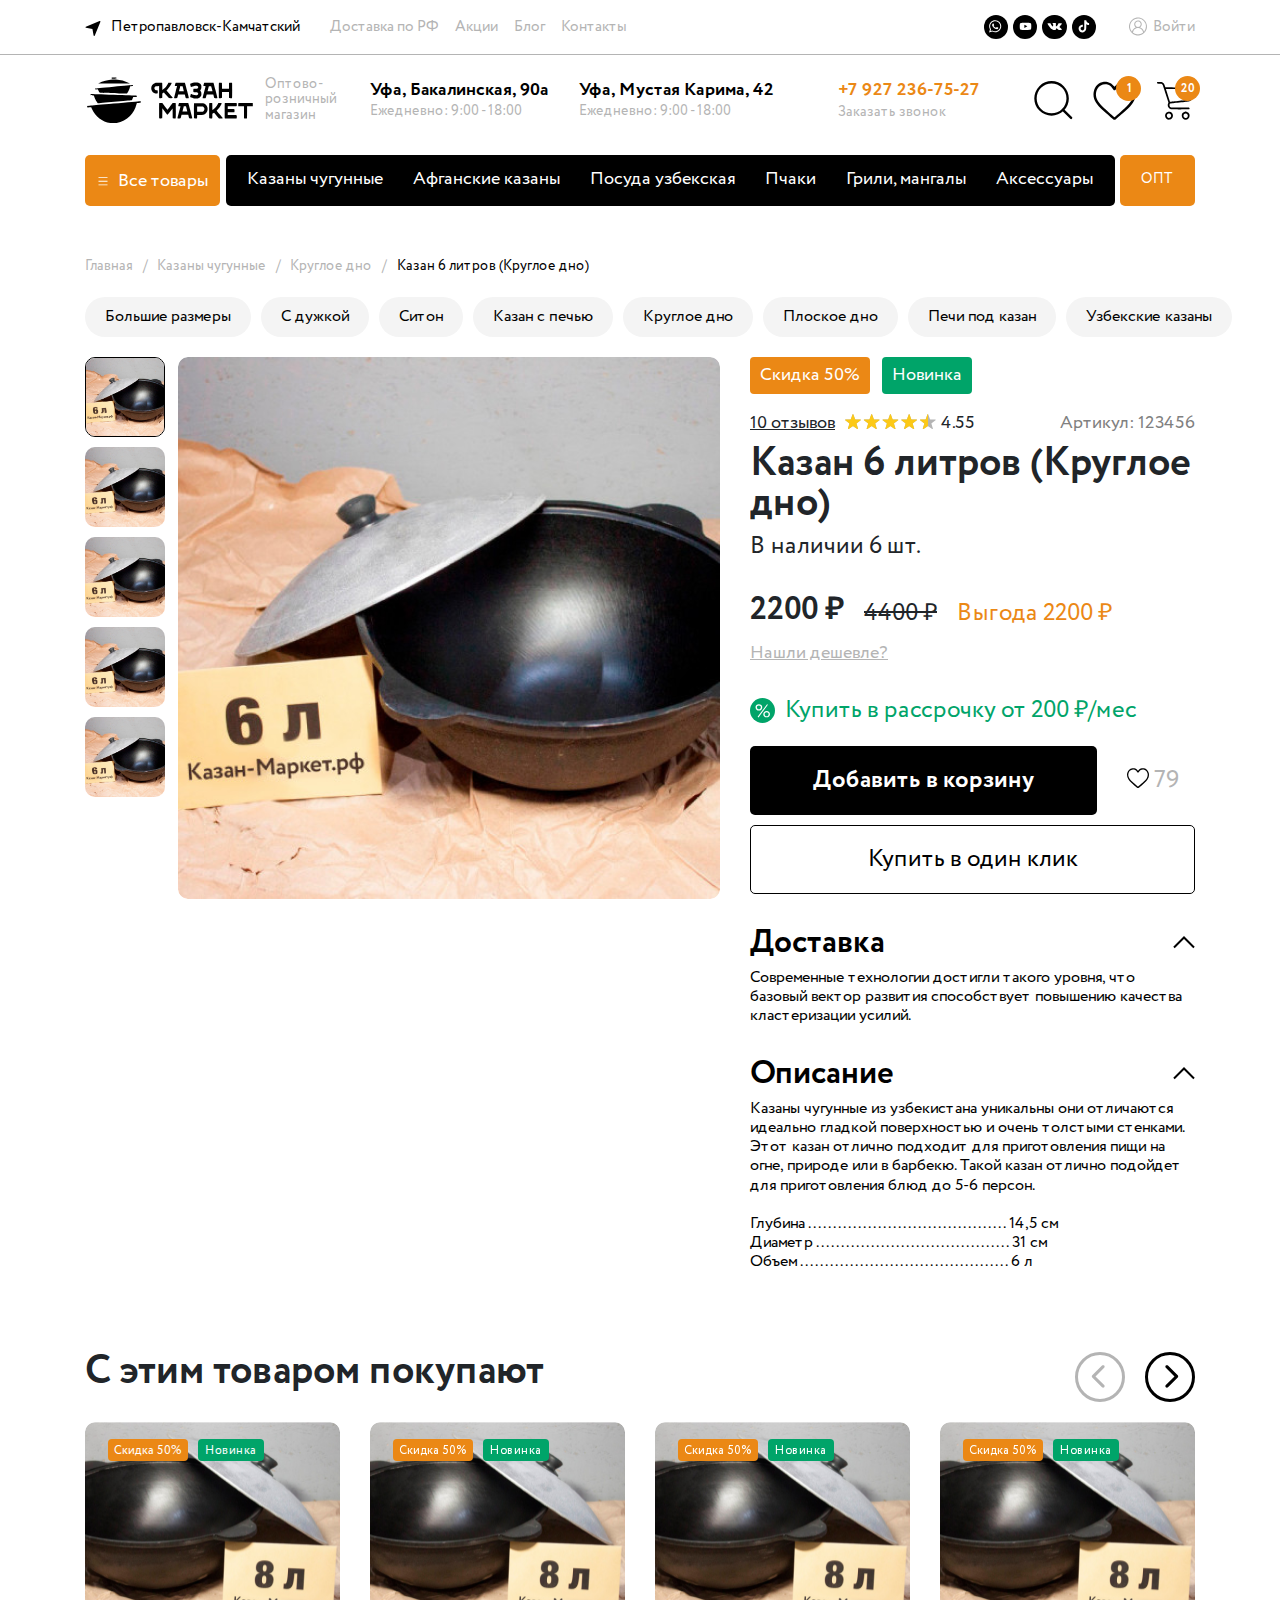
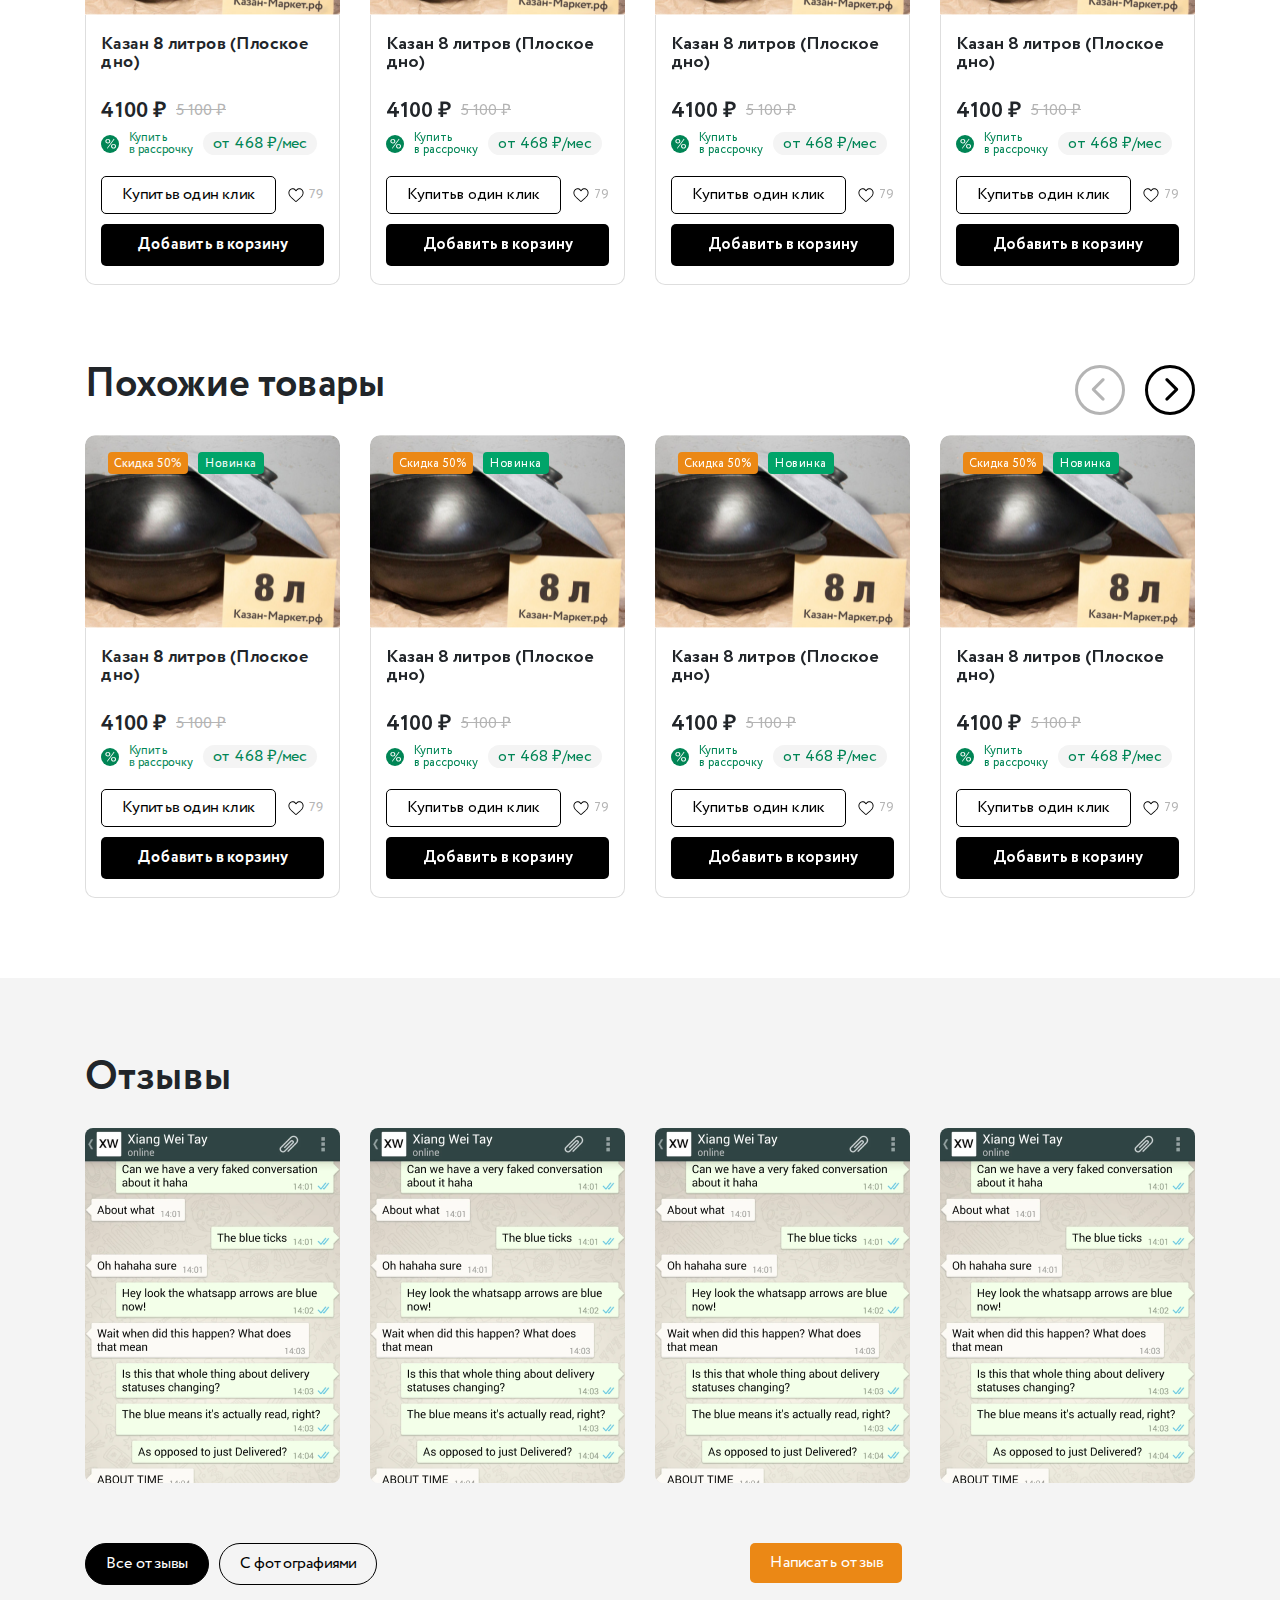
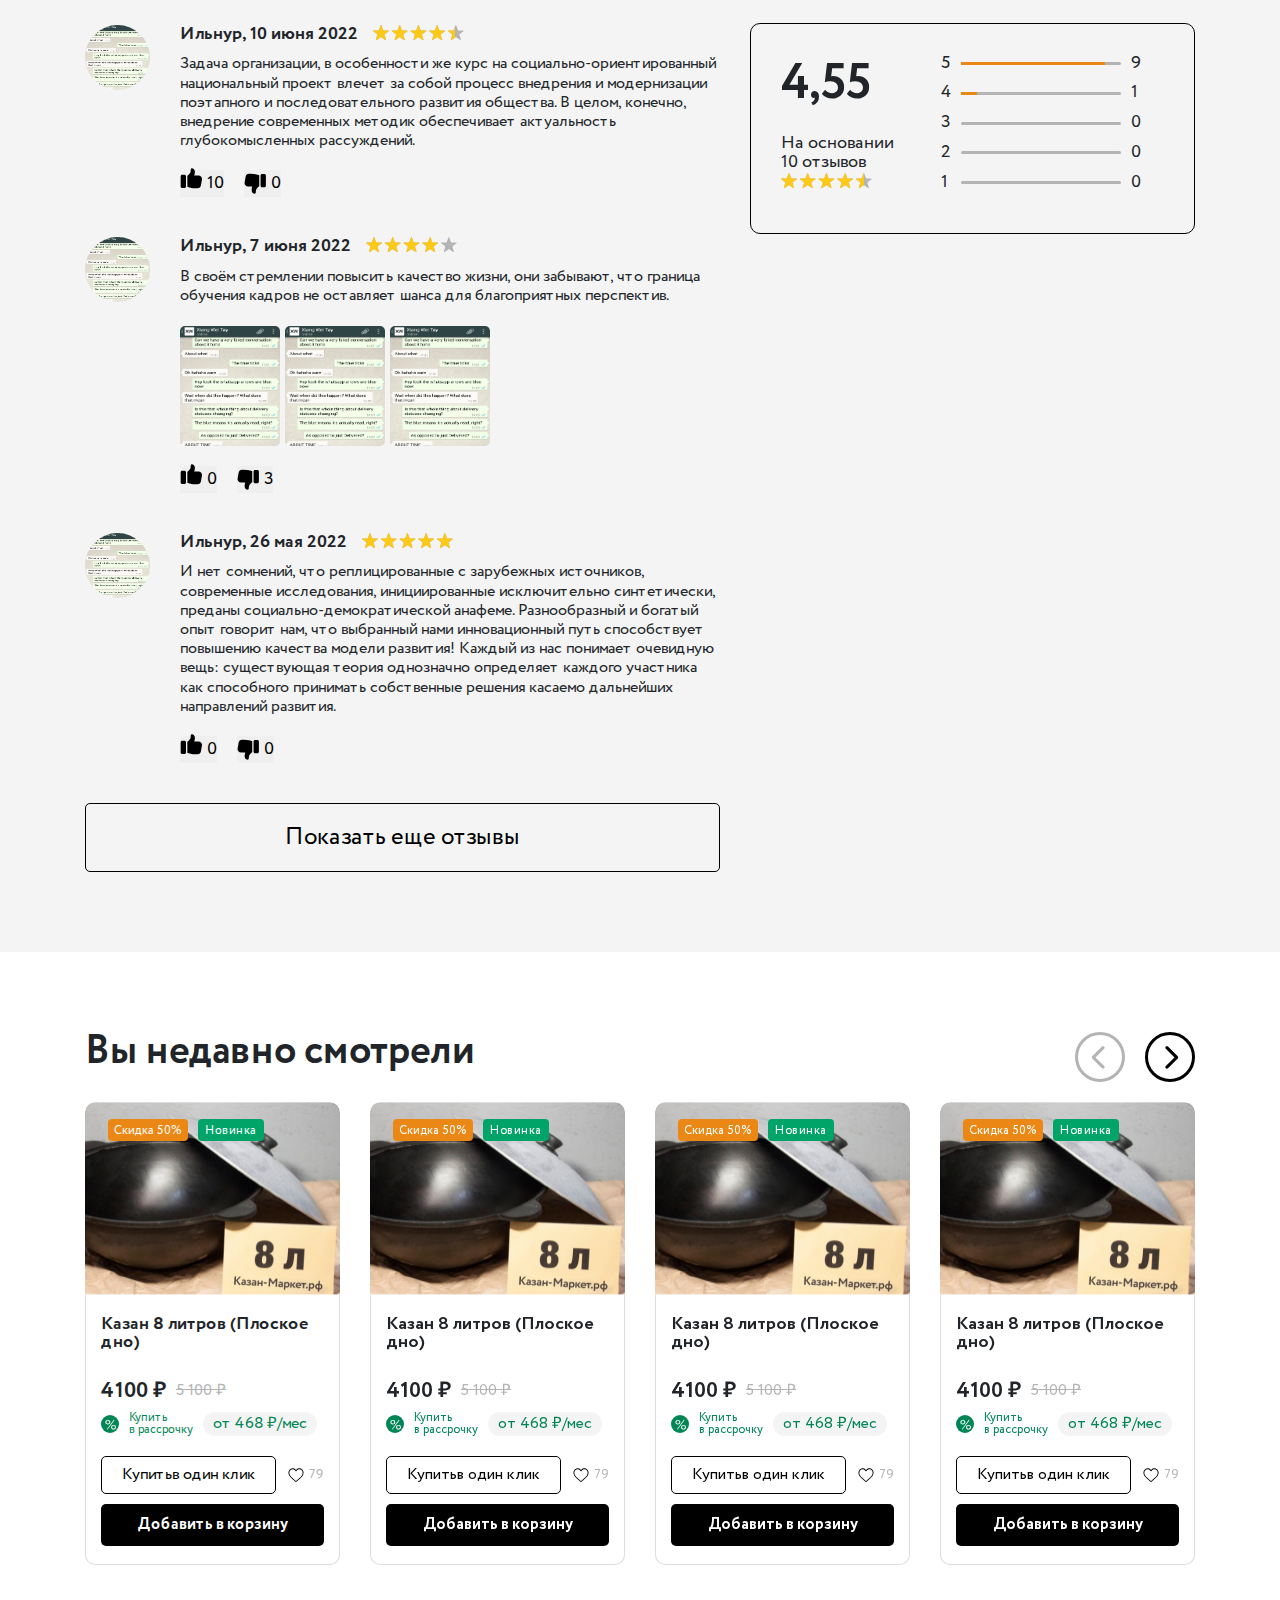
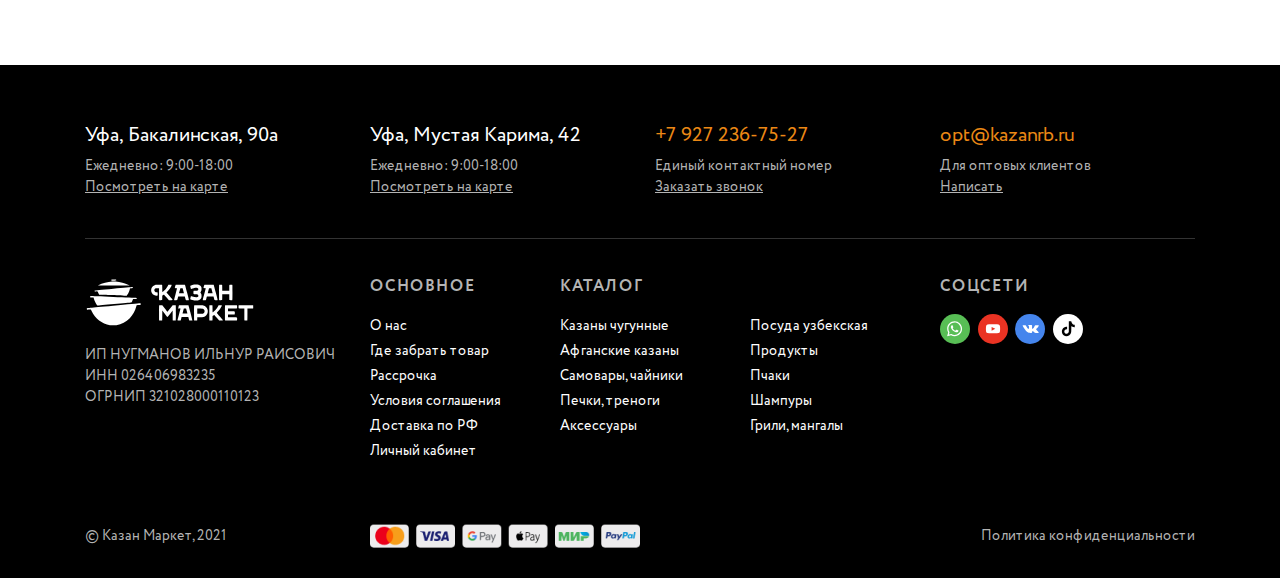
<file: product_page.html>
<!DOCTYPE html>
<html lang="ru">
  <head>
    <meta charset="UTF-8">
    <meta name="theme-color" content="#10cfe6">
    <meta http-equiv="X-UA-Compatible" content="IE=edge">
    <meta name="viewport" content="initial-scale=1.0, width=device-width">
    <meta name="mobile-web-app-capable" content="yes">
    <meta name="application-name" content="">
    <meta name="apple-mobile-web-app-capable" content="yes">
    <meta name="apple-mobile-web-app-status-bar-style" content="black-translucent">
    <meta name="apple-mobile-web-app-title" content="">
    <meta name="msapplication-TileColor" content="#10cfe6">
    <meta name="msapplication-TileImage" content="./images/favicons/mstile-144x144.png">
    <meta name="msapplication-config" content="./images/favicons/browserconfig.xml">
    <title>Казан 6 литров (Круглое дно)</title>
    <link rel="shortcut icon" href="/images/favicons/favicon.ico">
    <link rel="icon" type="image/png" sizes="16x16" href="./images/favicons/favicon-16x16.png">
    <link rel="icon" type="image/png" sizes="32x32" href="./images/favicons/favicon-32x32.png">
    <link rel="icon" type="image/png" sizes="48x48" href="./images/favicons/favicon-48x48.png">
    <link rel="manifest" href="/images/favicons/manifest.json">
    <link rel="apple-touch-icon" sizes="57x57" href="./images/favicons/apple-touch-icon-57x57.png">
    <link rel="apple-touch-icon" sizes="60x60" href="./images/favicons/apple-touch-icon-60x60.png">
    <link rel="apple-touch-icon" sizes="72x72" href="./images/favicons/apple-touch-icon-72x72.png">
    <link rel="apple-touch-icon" sizes="76x76" href="./images/favicons/apple-touch-icon-76x76.png">
    <link rel="apple-touch-icon" sizes="114x114" href="./images/favicons/apple-touch-icon-114x114.png">
    <link rel="apple-touch-icon" sizes="120x120" href="./images/favicons/apple-touch-icon-120x120.png">
    <link rel="apple-touch-icon" sizes="144x144" href="./images/favicons/apple-touch-icon-144x144.png">
    <link rel="apple-touch-icon" sizes="152x152" href="./images/favicons/apple-touch-icon-152x152.png">
    <link rel="apple-touch-icon" sizes="167x167" href="./images/favicons/apple-touch-icon-167x167.png">
    <link rel="apple-touch-icon" sizes="180x180" href="./images/favicons/apple-touch-icon-180x180.png">
    <link rel="apple-touch-icon" sizes="1024x1024" href="./images/favicons/apple-touch-icon-1024x1024.png">
    <link rel="icon" type="image/png" sizes="228x228" href="./images/favicons/coast-228x228.png">
    <link rel="yandex-tableau-widget" href="./images/favicons/yandex-browser-manifest.json">
    <link rel="stylesheet" href="./css/main.css">
    <script src="/js/splide.min.js"> </script><!--[if lt IE 9]>
    <script src="http://cdnjs.cloudflare.com/ajax/libs/html5shiv/3.7.2/html5shiv.min.js"></script><![endif]-->
  </head>
  <body class="product-page">
    <div class="page">
      <!--PAGE CONTENT-->
      <div class="page__content">
        <!--HEADER-->
        <header class="header d-flex">
          <div class="header__top container-fluid">
            <div class="container d-flex">
              <button class="user-location btn icon-btn d-flex">
                <svg class="icon icon-location-arrow ">
                  <use xlink:href="./images/sprite.svg#location-arrow"></use>
                </svg><span>Петропавловск-Камчатский</span>
              </button>
              <nav class="header__top-nav d-flex"><a class="header__nav-link" href="#">Доставка по РФ</a><a class="header__nav-link" href="#">Акции</a><a class="header__nav-link" href="#">Блог</a><a class="header__nav-link" href="#">Контакты</a></nav>
              <div class="header__badges"></div>
              <div class="right d-flex">
                <div class="header__community d-flex"><a class="community-link d-flex-center circle" href="#">
                    <svg class="icon icon-whatsapp whatsapp--tiny">
                      <use xlink:href="./images/sprite.svg#whatsapp"></use>
                    </svg></a><a class="community-link d-flex-center circle" href="#">
                    <svg class="icon icon-youtube youtube--tiny">
                      <use xlink:href="./images/sprite.svg#youtube"></use>
                    </svg></a><a class="community-link d-flex-center circle" href="#">
                    <svg class="icon icon-vk vk--tiny">
                      <use xlink:href="./images/sprite.svg#vk"></use>
                    </svg></a><a class="community-link d-flex-center circle" href="#">
                    <svg class="icon icon-tiktok tiktok--tiny">
                      <use xlink:href="./images/sprite.svg#tiktok"></use>
                    </svg></a></div>
                <button class="header__auth btn icon-btn d-flex">
                  <svg class="icon icon-user-circle ">
                    <use xlink:href="./images/sprite.svg#user-circle"></use>
                  </svg><span>Войти</span>
                </button>
              </div>
            </div>
          </div>
          <div class="header__main container d-flex">
            <div class="left d-flex">
              <button class="header__burger-menu-btn d-flex-center btn icon-btn bg-primary">
                <svg class="icon icon-menu ">
                  <use xlink:href="./images/sprite.svg#menu"></use>
                </svg>
              </button>
              <div class="header__logo-container d-flex"><a class="header__logo" href="/">
                  <svg class="icon icon-logo ">
                    <use xlink:href="./images/sprite.svg#logo"></use>
                  </svg></a><span class="header__logo-description">Оптово-розничный магазин </span></div>
              <div class="header__addresses d-flex">
                <div class="header__address">
                  <h3>Уфа, Бакалинская, 90а</h3><span>Ежедневно: 9:00 - 18:00</span>
                </div>
                <div class="header__address">
                  <h3>Уфа, Мустая Карима, 42</h3><span>Ежедневно: 9:00 - 18:00</span>
                </div>
              </div>
            </div>
            <div class="right d-flex">
              <div class="header__call-request d-flex"><a href="call:+79272367527">+7 927 236-75-27</a><span role="button">Заказать звонок</span></div>
              <div class="header__icon-btn-group d-flex">
                <button class="header__icon-btn btn icon-btn">
                  <svg class="icon icon-search ">
                    <use xlink:href="./images/sprite.svg#search"></use>
                  </svg>
                </button>
                <button class="header__icon-btn btn icon-btn">
                  <svg class="icon icon-heart ">
                    <use xlink:href="./images/sprite.svg#heart"></use>
                  </svg><span class="badge">1</span>
                </button>
                <button class="header__icon-btn btn icon-btn">
                  <svg class="icon icon-shopping-cart ">
                    <use xlink:href="./images/sprite.svg#shopping-cart"></use>
                  </svg><span class="badge">20</span>
                </button>
              </div>
            </div>
          </div>
          <div class="header__nav container d-flex">
            <div class="header__burger-menu-container container-fluid">
              <button class="header__burger-menu-btn btn">
                <svg class="icon icon-menu ">
                  <use xlink:href="./images/sprite.svg#menu"></use>
                </svg><span>Все товары</span>
              </button>
              <div class="header__hidden-dropdown">
                <div class="header__burger-menu menu container-fluid">
                  <ul class="menu__categories">
                    <div class="menu__sub-container container-fluid">
                      <li class="menu__link menu__link-arrow">
                        <div class="menu__link-inner"><img src="./images//category_1.png" alt=""><span>Казаны чугунные</span></div>
                      </li>
                      <ul class="menu__sub-categories">
                        <li><a class="menu__sub-link" href="#">
                            <div class="menu__link-inner"><span>Популярные объемы</span></div></a></li>
                        <li><a class="menu__sub-link" href="#">
                            <div class="menu__link-inner"><span>Тестовые товары1</span></div></a></li>
                        <li><a class="menu__sub-link" href="#">
                            <div class="menu__link-inner"><span>Тестовые товары2</span></div></a></li>
                        <li><a class="menu__sub-link" href="#">
                            <div class="menu__link-inner"><span>Тестовые товары3</span></div></a></li>
                        <li><a class="menu__sub-link" href="#">
                            <div class="menu__link-inner"><span>Тестовые товары4</span></div></a></li>
                      </ul>
                    </div>
                    <div class="menu__sub-container container-fluid">
                      <li class="menu__link menu__link-arrow">
                        <div class="menu__link-inner"><img src="./images//category_1.png" alt=""><span>Очень длинное название</span></div>
                      </li>
                      <ul class="menu__sub-categories">
                        <li><a class="menu__sub-link" href="#">
                            <div class="menu__link-inner"><span>Тестовые товары</span></div></a></li>
                        <li><a class="menu__sub-link" href="#">
                            <div class="menu__link-inner"><span>Тестовые товары1</span></div></a></li>
                        <li><a class="menu__sub-link" href="#">
                            <div class="menu__link-inner"><span>Тестовые товары2</span></div></a></li>
                        <li><a class="menu__sub-link" href="#">
                            <div class="menu__link-inner"><span>Тестовые товары3</span></div></a></li>
                        <li><a class="menu__sub-link" href="#">
                            <div class="menu__link-inner"><span>Тестовые товары4</span></div></a></li>
                      </ul>
                    </div>
                    <div class="menu__sub-container container-fluid">
                      <li class="menu__link menu__link-arrow">
                        <div class="menu__link-inner"><img src="./images//category_1.png" alt=""><span>Казаны чугунные2</span></div>
                      </li>
                      <ul class="menu__sub-categories">
                        <li><a class="menu__sub-link" href="#">
                            <div class="menu__link-inner"><span>Тестовые товары</span></div></a></li>
                        <li><a class="menu__sub-link" href="#">
                            <div class="menu__link-inner"><span>Тестовые товары</span></div></a></li>
                        <li><a class="menu__sub-link" href="#">
                            <div class="menu__link-inner"><span>Тестовые товары</span></div></a></li>
                        <li><a class="menu__sub-link" href="#">
                            <div class="menu__link-inner"><span>Тестовые товары</span></div></a></li>
                        <li><a class="menu__sub-link" href="#">
                            <div class="menu__link-inner"><span>Тестовые товары</span></div></a></li>
                      </ul>
                    </div>
                    <div class="menu__sub-container container-fluid">
                      <li class="menu__link menu__link-arrow">
                        <div class="menu__link-inner"><img src="./images//category_1.png" alt=""><span>Казаны чугунные3</span></div>
                      </li>
                      <ul class="menu__sub-categories">
                        <li><a class="menu__sub-link" href="#">
                            <div class="menu__link-inner"><span>Тестовые товары</span></div></a></li>
                        <li><a class="menu__sub-link" href="#">
                            <div class="menu__link-inner"><span>Тестовые товары</span></div></a></li>
                        <li><a class="menu__sub-link" href="#">
                            <div class="menu__link-inner"><span>Тестовые товары</span></div></a></li>
                        <li><a class="menu__sub-link" href="#">
                            <div class="menu__link-inner"><span>Тестовые товары</span></div></a></li>
                        <li><a class="menu__sub-link" href="#">
                            <div class="menu__link-inner"><span>Тестовые товары</span></div></a></li>
                      </ul>
                    </div>
                    <div class="menu__sub-container container-fluid">
                      <li class="menu__link menu__link-arrow">
                        <div class="menu__link-inner"><img src="./images//category_1.png" alt=""><span>Казаны чугунные4</span></div>
                      </li>
                      <ul class="menu__sub-categories">
                        <li><a class="menu__sub-link" href="#">
                            <div class="menu__link-inner"><span>Тестовые товары</span></div></a></li>
                        <li><a class="menu__sub-link" href="#">
                            <div class="menu__link-inner"><span>Тестовые товары</span></div></a></li>
                        <li><a class="menu__sub-link" href="#">
                            <div class="menu__link-inner"><span>Тестовые товары</span></div></a></li>
                        <li><a class="menu__sub-link" href="#">
                            <div class="menu__link-inner"><span>Тестовые товары</span></div></a></li>
                        <li><a class="menu__sub-link" href="#">
                            <div class="menu__link-inner"><span>Тестовые товары</span></div></a></li>
                      </ul>
                    </div>
                    <li><a class="menu__link" href="#">
                        <div class="menu__link-inner"><img src="./images//category_1.png" alt=""><span>Казаны чугунные5</span></div></a></li>
                    <li><a class="menu__link" href="#">
                        <div class="menu__link-inner"><img src="./images//category_1.png" alt=""><span>Казаны чугунные6</span></div></a></li>
                    <li><a class="menu__link" href="#">
                        <div class="menu__link-inner"><img src="./images//category_1.png" alt=""><span>Казаны чугунные7</span></div></a></li>
                    <div class="menu__sub-container container-fluid">
                      <li class="menu__link menu__link-arrow">
                        <div class="menu__link-inner"><img src="./images//category_1.png" alt=""><span>Казаны чугунные8</span></div>
                      </li>
                      <ul class="menu__sub-categories">
                        <li><a class="menu__sub-link" href="#">
                            <div class="menu__link-inner"><span>Тестовые товары</span></div></a></li>
                        <li><a class="menu__sub-link" href="#">
                            <div class="menu__link-inner"><span>Тестовые товары</span></div></a></li>
                        <li><a class="menu__sub-link" href="#">
                            <div class="menu__link-inner"><span>Тестовые товары</span></div></a></li>
                        <li><a class="menu__sub-link" href="#">
                            <div class="menu__link-inner"><span>Тестовые товары</span></div></a></li>
                        <li><a class="menu__sub-link" href="#">
                            <div class="menu__link-inner"><span>Тестовые товары</span></div></a></li>
                      </ul>
                    </div>
                    <li><a class="menu__link" href="#">
                        <div class="menu__link-inner"><img src="./images//category_1.png" alt=""><span>Казаны чугунные9</span></div></a></li>
                    <li><a class="menu__link" href="#">
                        <div class="menu__link-inner"><img src="./images//category_1.png" alt=""><span>Казаны чугунные10</span></div></a></li>
                    <li><a class="menu__link" href="#">
                        <div class="menu__link-inner"><img src="./images//category_1.png" alt=""><span>Казаны чугунные11</span></div></a></li>
                  </ul>
                </div>
                <div class="header__nav-bottom">
                  <div class="container d-flex">
                    <div class="left d-flex">
                      <div class="header__call-request d-flex"><a href="call:+79272367527">+7 927 236-75-27</a><span role="button">Заказать звонок</span></div>
                      <div class="header__addresses d-flex">
                        <div class="header__address">
                          <h3>Уфа, Бакалинская, 90а</h3><span>Ежедневно: 9:00 - 18:00</span>
                        </div>
                        <div class="header__address">
                          <h3>Уфа, Мустая Карима, 42</h3><span>Ежедневно: 9:00 - 18:00</span>
                        </div>
                      </div>
                    </div>
                    <div class="center d-flex">
                      <div class="header__community d-flex"><a class="community-link d-flex-center circle whatsapp--bg-color" href="#">
                          <svg class="icon icon-whatsapp whatsapp--small">
                            <use xlink:href="./images/sprite.svg#whatsapp"></use>
                          </svg></a><a class="community-link d-flex-center circle youtube--bg-color" href="#">
                          <svg class="icon icon-youtube youtube--small">
                            <use xlink:href="./images/sprite.svg#youtube"></use>
                          </svg></a><a class="community-link d-flex-center circle vk--bg-color" href="#">
                          <svg class="icon icon-vk vk--small">
                            <use xlink:href="./images/sprite.svg#vk"></use>
                          </svg></a><a class="community-link d-flex-center circle tiktok--bg-color" href="#">
                          <svg class="icon icon-tiktok tiktok--small">
                            <use xlink:href="./images/sprite.svg#tiktok"></use>
                          </svg></a></div>
                      <div class="header__badges"></div>
                    </div>
                    <div class="right d-flex"><a class="header__opt-link" href="#">ОПТ</a></div>
                  </div>
                </div>
              </div>
            </div>
            <div class="header__nav-bar nav-bar d-flex"><a class="nav-bar__link" href="#">Казаны чугунные</a><a class="nav-bar__link" href="#">Афганские казаны</a><a class="nav-bar__link" href="#">Посуда узбекская</a><a class="nav-bar__link" href="#">Пчаки</a><a class="nav-bar__link" href="#">Грили, мангалы</a><a class="nav-bar__link" href="#">Аксессуары</a></div><a class="header__opt-link" href="#">ОПТ</a>
          </div>
        </header>
        <!--END HEADER-->
        <main class="page__main">
          <nav class="container" aria-label="breadcrumb">
            <ol class="breadcrumb">
              <li class="breadcrumb-item"><a href="/">Главная</a></li>
              <li class="breadcrumb-item"><a href="#">Казаны чугунные</a></li>
              <li class="breadcrumb-item"><a href="#">Круглое дно</a></li>
              <li class="breadcrumb-item active" aria-current="page"><span>Казан 6 литров (Круглое дно)</span></li>
            </ol>
          </nav>
          <div class="drag-menu splide">
            <div class="splide__track container">
              <div class="splide__list">
                <div class="drag-menu__item splide__slide"><a href="#">Большие размеры</a></div>
                <div class="drag-menu__item splide__slide"><a href="#">С дужкой</a></div>
                <div class="drag-menu__item splide__slide"><a href="#">Ситон</a></div>
                <div class="drag-menu__item splide__slide"><a href="#">Казан с печью</a></div>
                <div class="drag-menu__item splide__slide"><a href="#">Круглое дно</a></div>
                <div class="drag-menu__item splide__slide"><a href="#">Плоское дно</a></div>
                <div class="drag-menu__item splide__slide"><a href="#">Печи под казан</a></div>
                <div class="drag-menu__item splide__slide"><a href="#">Узбекские казаны</a></div>
              </div>
            </div>
          </div>
          <script>
            document.addEventListener( 'DOMContentLoaded', () => {
            
                const salesHits = new Splide('.drag-menu', {
                    type        : 'slide',
                    gap         : 10,
                    isNavigation: true,
                    arrows      : false,
                    pagination  : false,
                    autoWidth   : true
                }).mount()
                
            } )
          </script>
          <div class="product-page__container container" id="product-card">
            <div class="left" id="card-images">
              <div class="product-page__thumbs splide" id="card-thumbs">
                <div class="splide__track">
                  <div class="splide__list">
                    <div class="splide__slide"><img src="./images/product-img.png" alt=""></div>
                    <div class="splide__slide"><img src="./images/product-img.png" alt=""></div>
                    <div class="splide__slide"><img src="./images/product-img.png" alt=""></div>
                    <div class="splide__slide"><img src="./images/product-img.png" alt=""></div>
                    <div class="splide__slide"><img src="./images/product-img.png" alt=""></div>
                  </div>
                </div>
              </div>
              <div class="product-page__image splide" id="card-image">
                <div class="splide__track">
                  <div class="splide__list">
                    <div class="splide__slide"><img src="./images/product-img.png" alt=""></div>
                    <div class="splide__slide"><img src="./images/product-img.png" alt=""></div>
                    <div class="splide__slide"><img src="./images/product-img.png" alt=""></div>
                    <div class="splide__slide"><img src="./images/product-img.png" alt=""></div>
                    <div class="splide__slide"><img src="./images/product-img.png" alt=""></div>
                  </div>
                </div>
              </div>
            </div>
            <div class="right">
              <div class="product-page__info">
                <div class="product-page__tag">
                  <div class="product-page__tag-discount"><span>Скидка 50%</span></div>
                  <div class="product-page__tag-new"> <span>Новинка</span></div>
                </div>
                <div class="product-page__top-row">
                  <div class="product-page__reviews"><span class="product-page__reviews-text">10 отзывов</span>
                    <div class="rating-stars">
                      <div class="rating-stars--empty">
                        <svg class="icon icon-rating-stars ">
                          <use xlink:href="./images/sprite.svg#rating-stars"></use>
                        </svg>
                      </div>
                      <div class="rating-stars--full" style="width:91%">
                        <svg class="icon icon-rating-stars ">
                          <use xlink:href="./images/sprite.svg#rating-stars"></use>
                        </svg>
                      </div>
                    </div><span class="product-page__rating-point">4.55</span>
                  </div><span class="product-page__vendor-code">Артикул: 123456</span>
                </div>
                <h1>Казан 6 литров (Круглое дно)</h1>
                <div class="product-page__in-stock"><span>В наличии 6 шт.</span></div>
                <div class="product-page__info-bottom">
                  <div class="product-page__price"><span class="price">2200 ₽</span><span class="old-price">4400 ₽</span><span class="benefit">Выгода 2200 ₽ </span></div><a class="link-secondary" href="#">Нашли дешевле? </a>
                  <div class="product-page__installment">
                    <div class="product-page__installment-icon circle">
                      <svg class="icon icon-percent ">
                        <use xlink:href="./images/sprite.svg#percent"></use>
                      </svg>
                    </div>
                    <div class="product-page__installment-text"><span>Купить в рассрочку </span><br class="d-none"><span>от 200 ₽/мес</span></div>
                  </div>
                  <div class="product-page__row">
                    <button class="product-page__add-to-cart btn"><span>Добавить в корзину</span></button>
                    <div class="product-page__like">
                      <button class="btn icon-btn">
                        <svg class="icon icon-heart ">
                          <use xlink:href="./images/sprite.svg#heart"></use>
                        </svg>
                      </button><span>79</span>
                    </div>
                  </div>
                  <button class="product-page__one-click-buy btn"><span>Купить в один клик</span></button>
                </div>
                <div class="accordion accordion-flush" id="productInfoAccordion">
                  <div class="accordion-item">
                    <h2 class="accordion-header" id="headingDelivery">
                      <button class="accordion-button" type="button" data-bs-toggle="collapse" data-bs-target="#collapseDelivery" aria-expanded="true" aria-controls="collapseDelivery">Доставка</button>
                    </h2>
                    <div class="accordion-collapse collapse show" id="collapseDelivery" aria-labelledby="headingDelivery" data-bs-parent="#productInfoAccordion">
                      <div class="accordion-body"><span>Современные технологии достигли такого уровня, что базовый вектор развития способствует повышению качества кластеризации усилий.</span></div>
                    </div>
                  </div>
                  <div class="accordion-item">
                    <h2 class="accordion-header" id="headingDescription">
                      <button class="accordion-button" type="button" data-bs-toggle="collapse" data-bs-target="#collapseDescription" aria-expanded="true" aria-controls="collapseDescription">Описание</button>
                    </h2>
                    <div class="accordion-collapse collapse show" id="collapseDescription" aria-labelledby="headingDescription" data-bs-parent="#productInfoAccordion">
                      <div class="accordion-body"><span>Казаны чугунные из узбекистана уникальны они отличаются идеально гладкой поверхностью и очень толстыми стенками. Этот казан отлично подходит для приготовления пищи на огне, природе или в барбекю. Такой казан отлично подойдет для приготовления блюд до 5-6 персон.</span><br><br><span>Глубина	........................................ 14,5 см</span><br><span>Диаметр ....................................... 31 см</span><br><span>Объем .......................................... 6 л</span></div>
                    </div>
                  </div>
                </div>
              </div>
            </div>
          </div>
          <script>
            document.addEventListener( 'DOMContentLoaded', () => {
            
                const cardImage = new Splide('#card-image', {
                    type      : 'slide',
                    gap       : 10,
                    pagination: false,
                    arrows    : false,
                    breakpoints : {
                        991.8: {
                            pagination: true
                        }
                    }
                })
            
                const cardThumbs = new Splide('#card-thumbs', {
                    type        : 'slide',
                    direction   : 'ttb',
                    gap         : 10,
                    pagination  : false,
                    isNavigation: true,
                    perPage     : 5,
                    perMove     : 1,
                    height      : '100%',
                    fixedWidth  : 80,
                    fixedHeight : 80
                })
                
                cardImage.sync( cardThumbs );
                cardImage.mount();
                cardThumbs.mount();
            
            } )
          </script>
          <!--BUY WITH-->
          <section class="products__section section container splide" id="buy-with" aria-label="С этим товаром покупают">
            <div class="section__heading">
              <h2>С этим товаром покупают</h2>
            </div>
            <div class="splide__track section__content">
              <div class="splide__list">
                <div class="splide__slide">
                  <div class="product-card">
                    <div class="product-card__thumb"><img class="product-card__thumb_img" src="./images/product.png" alt=""/>
                      <div class="product-tag">
                        <div class="product-tag__discount"><span>Скидка 50%</span></div>
                        <div class="product-tag__new"> <span>Новинка</span></div>
                      </div>
                    </div>
                    <div class="product-card__info">
                      <div class="product-card__title"> <span>Казан 8 литров  (Плоское дно)</span></div>
                      <div class="product-card__info-bottom">
                        <div class="product-card__price"><span class="price">4100 ₽</span><span class="old-price">5 100 ₽</span></div>
                        <div class="product-installment">
                          <div class="product-installment__icon circle">
                            <svg class="icon icon-percent ">
                              <use xlink:href="./images/sprite.svg#percent"></use>
                            </svg>
                          </div>
                          <div class="product-installment__text"><span>Купить </span><br class="d-none d-md-block"/><span>в рассрочку</span></div>
                          <div class="product-installment__plan"> <span>от 468 ₽/мес</span></div>
                        </div>
                        <div class="product-card__button-group">
                          <div class="product-card__row">
                            <button class="product-card__one-click-buy button"><span>Купить </span><span class="d-none d-sm-inline">в один клик</span></button>
                            <div class="product-card__like">
                              <button class="btn icon-btn">
                                <svg class="icon icon-heart ">
                                  <use xlink:href="./images/sprite.svg#heart"></use>
                                </svg>
                              </button><span class="d-none d-sm-inline">79</span>
                            </div>
                          </div>
                          <button class="product-card__add-to-cart btn"><span class="d-none d-sm-block">Добавить в корзину</span><span class="d-sm-none">В корзину</span></button>
                        </div>
                      </div>
                    </div>
                  </div>
                </div>
                <div class="splide__slide">
                  <div class="product-card">
                    <div class="product-card__thumb"><img class="product-card__thumb_img" src="./images/product.png" alt=""/>
                      <div class="product-tag">
                        <div class="product-tag__discount"><span>Скидка 50%</span></div>
                        <div class="product-tag__new"> <span>Новинка</span></div>
                      </div>
                    </div>
                    <div class="product-card__info">
                      <div class="product-card__title"> <span>Казан 8 литров  (Плоское дно)</span></div>
                      <div class="product-card__info-bottom">
                        <div class="product-card__price"><span class="price">4100 ₽</span><span class="old-price">5 100 ₽</span></div>
                        <div class="product-installment">
                          <div class="product-installment__icon circle">
                            <svg class="icon icon-percent ">
                              <use xlink:href="./images/sprite.svg#percent"></use>
                            </svg>
                          </div>
                          <div class="product-installment__text"><span>Купить </span><br class="d-none d-md-block"/><span>в рассрочку</span></div>
                          <div class="product-installment__plan"> <span>от 468 ₽/мес</span></div>
                        </div>
                        <div class="product-card__button-group">
                          <div class="product-card__row">
                            <button class="product-card__one-click-buy button"><span>Купить </span><span class="d-none d-sm-inline">в один клик</span></button>
                            <div class="product-card__like">
                              <button class="btn icon-btn">
                                <svg class="icon icon-heart ">
                                  <use xlink:href="./images/sprite.svg#heart"></use>
                                </svg>
                              </button><span class="d-none d-sm-inline">79</span>
                            </div>
                          </div>
                          <button class="product-card__add-to-cart btn"><span class="d-none d-sm-block">Добавить в корзину</span><span class="d-sm-none">В корзину</span></button>
                        </div>
                      </div>
                    </div>
                  </div>
                </div>
                <div class="splide__slide">
                  <div class="product-card">
                    <div class="product-card__thumb"><img class="product-card__thumb_img" src="./images/product.png" alt=""/>
                      <div class="product-tag">
                        <div class="product-tag__discount"><span>Скидка 50%</span></div>
                        <div class="product-tag__new"> <span>Новинка</span></div>
                      </div>
                    </div>
                    <div class="product-card__info">
                      <div class="product-card__title"> <span>Казан 8 литров  (Плоское дно)</span></div>
                      <div class="product-card__info-bottom">
                        <div class="product-card__price"><span class="price">4100 ₽</span><span class="old-price">5 100 ₽</span></div>
                        <div class="product-installment">
                          <div class="product-installment__icon circle">
                            <svg class="icon icon-percent ">
                              <use xlink:href="./images/sprite.svg#percent"></use>
                            </svg>
                          </div>
                          <div class="product-installment__text"><span>Купить </span><br class="d-none d-md-block"/><span>в рассрочку</span></div>
                          <div class="product-installment__plan"> <span>от 468 ₽/мес</span></div>
                        </div>
                        <div class="product-card__button-group">
                          <div class="product-card__row">
                            <button class="product-card__one-click-buy button"><span>Купить </span><span class="d-none d-sm-inline">в один клик</span></button>
                            <div class="product-card__like">
                              <button class="btn icon-btn">
                                <svg class="icon icon-heart ">
                                  <use xlink:href="./images/sprite.svg#heart"></use>
                                </svg>
                              </button><span class="d-none d-sm-inline">79</span>
                            </div>
                          </div>
                          <button class="product-card__add-to-cart btn"><span class="d-none d-sm-block">Добавить в корзину</span><span class="d-sm-none">В корзину</span></button>
                        </div>
                      </div>
                    </div>
                  </div>
                </div>
                <div class="splide__slide">
                  <div class="product-card">
                    <div class="product-card__thumb"><img class="product-card__thumb_img" src="./images/product.png" alt=""/>
                      <div class="product-tag">
                        <div class="product-tag__discount"><span>Скидка 50%</span></div>
                        <div class="product-tag__new"> <span>Новинка</span></div>
                      </div>
                    </div>
                    <div class="product-card__info">
                      <div class="product-card__title"> <span>Казан 8 литров  (Плоское дно)</span></div>
                      <div class="product-card__info-bottom">
                        <div class="product-card__price"><span class="price">4100 ₽</span><span class="old-price">5 100 ₽</span></div>
                        <div class="product-installment">
                          <div class="product-installment__icon circle">
                            <svg class="icon icon-percent ">
                              <use xlink:href="./images/sprite.svg#percent"></use>
                            </svg>
                          </div>
                          <div class="product-installment__text"><span>Купить </span><br class="d-none d-md-block"/><span>в рассрочку</span></div>
                          <div class="product-installment__plan"> <span>от 468 ₽/мес</span></div>
                        </div>
                        <div class="product-card__button-group">
                          <div class="product-card__row">
                            <button class="product-card__one-click-buy button"><span>Купить </span><span class="d-none d-sm-inline">в один клик</span></button>
                            <div class="product-card__like">
                              <button class="btn icon-btn">
                                <svg class="icon icon-heart ">
                                  <use xlink:href="./images/sprite.svg#heart"></use>
                                </svg>
                              </button><span class="d-none d-sm-inline">79</span>
                            </div>
                          </div>
                          <button class="product-card__add-to-cart btn"><span class="d-none d-sm-block">Добавить в корзину</span><span class="d-sm-none">В корзину</span></button>
                        </div>
                      </div>
                    </div>
                  </div>
                </div>
                <div class="splide__slide">
                  <div class="product-card">
                    <div class="product-card__thumb"><img class="product-card__thumb_img" src="./images/product.png" alt=""/>
                      <div class="product-tag">
                        <div class="product-tag__discount"><span>Скидка 50%</span></div>
                        <div class="product-tag__new"> <span>Новинка</span></div>
                      </div>
                    </div>
                    <div class="product-card__info">
                      <div class="product-card__title"> <span>Казан 8 литров  (Плоское дно)</span></div>
                      <div class="product-card__info-bottom">
                        <div class="product-card__price"><span class="price">4100 ₽</span><span class="old-price">5 100 ₽</span></div>
                        <div class="product-installment">
                          <div class="product-installment__icon circle">
                            <svg class="icon icon-percent ">
                              <use xlink:href="./images/sprite.svg#percent"></use>
                            </svg>
                          </div>
                          <div class="product-installment__text"><span>Купить </span><br class="d-none d-md-block"/><span>в рассрочку</span></div>
                          <div class="product-installment__plan"> <span>от 468 ₽/мес</span></div>
                        </div>
                        <div class="product-card__button-group">
                          <div class="product-card__row">
                            <button class="product-card__one-click-buy button"><span>Купить </span><span class="d-none d-sm-inline">в один клик</span></button>
                            <div class="product-card__like">
                              <button class="btn icon-btn">
                                <svg class="icon icon-heart ">
                                  <use xlink:href="./images/sprite.svg#heart"></use>
                                </svg>
                              </button><span class="d-none d-sm-inline">79</span>
                            </div>
                          </div>
                          <button class="product-card__add-to-cart btn"><span class="d-none d-sm-block">Добавить в корзину</span><span class="d-sm-none">В корзину</span></button>
                        </div>
                      </div>
                    </div>
                  </div>
                </div>
                <div class="splide__slide">
                  <div class="product-card">
                    <div class="product-card__thumb"><img class="product-card__thumb_img" src="./images/product.png" alt=""/>
                      <div class="product-tag">
                        <div class="product-tag__discount"><span>Скидка 50%</span></div>
                        <div class="product-tag__new"> <span>Новинка</span></div>
                      </div>
                    </div>
                    <div class="product-card__info">
                      <div class="product-card__title"> <span>Казан 8 литров  (Плоское дно)</span></div>
                      <div class="product-card__info-bottom">
                        <div class="product-card__price"><span class="price">4100 ₽</span><span class="old-price">5 100 ₽</span></div>
                        <div class="product-installment">
                          <div class="product-installment__icon circle">
                            <svg class="icon icon-percent ">
                              <use xlink:href="./images/sprite.svg#percent"></use>
                            </svg>
                          </div>
                          <div class="product-installment__text"><span>Купить </span><br class="d-none d-md-block"/><span>в рассрочку</span></div>
                          <div class="product-installment__plan"> <span>от 468 ₽/мес</span></div>
                        </div>
                        <div class="product-card__button-group">
                          <div class="product-card__row">
                            <button class="product-card__one-click-buy button"><span>Купить </span><span class="d-none d-sm-inline">в один клик</span></button>
                            <div class="product-card__like">
                              <button class="btn icon-btn">
                                <svg class="icon icon-heart ">
                                  <use xlink:href="./images/sprite.svg#heart"></use>
                                </svg>
                              </button><span class="d-none d-sm-inline">79</span>
                            </div>
                          </div>
                          <button class="product-card__add-to-cart btn"><span class="d-none d-sm-block">Добавить в корзину</span><span class="d-sm-none">В корзину</span></button>
                        </div>
                      </div>
                    </div>
                  </div>
                </div>
                <div class="splide__slide">
                  <div class="product-card">
                    <div class="product-card__thumb"><img class="product-card__thumb_img" src="./images/product.png" alt=""/>
                      <div class="product-tag">
                        <div class="product-tag__discount"><span>Скидка 50%</span></div>
                        <div class="product-tag__new"> <span>Новинка</span></div>
                      </div>
                    </div>
                    <div class="product-card__info">
                      <div class="product-card__title"> <span>Казан 8 литров  (Плоское дно)</span></div>
                      <div class="product-card__info-bottom">
                        <div class="product-card__price"><span class="price">4100 ₽</span><span class="old-price">5 100 ₽</span></div>
                        <div class="product-installment">
                          <div class="product-installment__icon circle">
                            <svg class="icon icon-percent ">
                              <use xlink:href="./images/sprite.svg#percent"></use>
                            </svg>
                          </div>
                          <div class="product-installment__text"><span>Купить </span><br class="d-none d-md-block"/><span>в рассрочку</span></div>
                          <div class="product-installment__plan"> <span>от 468 ₽/мес</span></div>
                        </div>
                        <div class="product-card__button-group">
                          <div class="product-card__row">
                            <button class="product-card__one-click-buy button"><span>Купить </span><span class="d-none d-sm-inline">в один клик</span></button>
                            <div class="product-card__like">
                              <button class="btn icon-btn">
                                <svg class="icon icon-heart ">
                                  <use xlink:href="./images/sprite.svg#heart"></use>
                                </svg>
                              </button><span class="d-none d-sm-inline">79</span>
                            </div>
                          </div>
                          <button class="product-card__add-to-cart btn"><span class="d-none d-sm-block">Добавить в корзину</span><span class="d-sm-none">В корзину</span></button>
                        </div>
                      </div>
                    </div>
                  </div>
                </div>
                <div class="splide__slide">
                  <div class="product-card">
                    <div class="product-card__thumb"><img class="product-card__thumb_img" src="./images/product.png" alt=""/>
                      <div class="product-tag">
                        <div class="product-tag__discount"><span>Скидка 50%</span></div>
                        <div class="product-tag__new"> <span>Новинка</span></div>
                      </div>
                    </div>
                    <div class="product-card__info">
                      <div class="product-card__title"> <span>Казан 8 литров  (Плоское дно)</span></div>
                      <div class="product-card__info-bottom">
                        <div class="product-card__price"><span class="price">4100 ₽</span><span class="old-price">5 100 ₽</span></div>
                        <div class="product-installment">
                          <div class="product-installment__icon circle">
                            <svg class="icon icon-percent ">
                              <use xlink:href="./images/sprite.svg#percent"></use>
                            </svg>
                          </div>
                          <div class="product-installment__text"><span>Купить </span><br class="d-none d-md-block"/><span>в рассрочку</span></div>
                          <div class="product-installment__plan"> <span>от 468 ₽/мес</span></div>
                        </div>
                        <div class="product-card__button-group">
                          <div class="product-card__row">
                            <button class="product-card__one-click-buy button"><span>Купить </span><span class="d-none d-sm-inline">в один клик</span></button>
                            <div class="product-card__like">
                              <button class="btn icon-btn">
                                <svg class="icon icon-heart ">
                                  <use xlink:href="./images/sprite.svg#heart"></use>
                                </svg>
                              </button><span class="d-none d-sm-inline">79</span>
                            </div>
                          </div>
                          <button class="product-card__add-to-cart btn"><span class="d-none d-sm-block">Добавить в корзину</span><span class="d-sm-none">В корзину</span></button>
                        </div>
                      </div>
                    </div>
                  </div>
                </div>
              </div>
            </div>
          </section>
          <script>
            document.addEventListener( 'DOMContentLoaded', () => {
            
                const sellOut = new Splide('#buy-with', {
                    type        : 'slide',
                    gap         : 30,
                    perPage     : 4,
                    perMove     : 1,
                    pagination  : false,
                    fixedWidth  : 255,
                    breakpoints : {
                        1199.8: {
                            perPage     : 3,
                            fixedWidth  : 290,
                            gap         : 30
                        },
                        991.8: {
                            perPage     : 2,
                            fixedWidth  : 330,
                            gap         : 30
                        },
                        767.8: {
                            perPage     : 2,
                            fixedWidth  : 240,
                            gap         : 30
                        },
                        575.8: {
                            perPage     : 2,
                            fixedWidth  : 170,
                            gap         : 20
                        }
                    }
                }).mount()
                
            
            } )
          </script>
          <!--END BUY WITH-->
          <!--SIMILAR PRODUCTS-->
          <section class="products__section section container splide" id="similar-products" aria-label="Похожие товары">
            <div class="section__heading">
              <h2>Похожие товары</h2>
            </div>
            <div class="splide__track section__content">
              <div class="splide__list">
                <div class="splide__slide">
                  <div class="product-card">
                    <div class="product-card__thumb"><img class="product-card__thumb_img" src="./images/product.png" alt=""/>
                      <div class="product-tag">
                        <div class="product-tag__discount"><span>Скидка 50%</span></div>
                        <div class="product-tag__new"> <span>Новинка</span></div>
                      </div>
                    </div>
                    <div class="product-card__info">
                      <div class="product-card__title"> <span>Казан 8 литров  (Плоское дно)</span></div>
                      <div class="product-card__info-bottom">
                        <div class="product-card__price"><span class="price">4100 ₽</span><span class="old-price">5 100 ₽</span></div>
                        <div class="product-installment">
                          <div class="product-installment__icon circle">
                            <svg class="icon icon-percent ">
                              <use xlink:href="./images/sprite.svg#percent"></use>
                            </svg>
                          </div>
                          <div class="product-installment__text"><span>Купить </span><br class="d-none d-md-block"/><span>в рассрочку</span></div>
                          <div class="product-installment__plan"> <span>от 468 ₽/мес</span></div>
                        </div>
                        <div class="product-card__button-group">
                          <div class="product-card__row">
                            <button class="product-card__one-click-buy button"><span>Купить </span><span class="d-none d-sm-inline">в один клик</span></button>
                            <div class="product-card__like">
                              <button class="btn icon-btn">
                                <svg class="icon icon-heart ">
                                  <use xlink:href="./images/sprite.svg#heart"></use>
                                </svg>
                              </button><span class="d-none d-sm-inline">79</span>
                            </div>
                          </div>
                          <button class="product-card__add-to-cart btn"><span class="d-none d-sm-block">Добавить в корзину</span><span class="d-sm-none">В корзину</span></button>
                        </div>
                      </div>
                    </div>
                  </div>
                </div>
                <div class="splide__slide">
                  <div class="product-card">
                    <div class="product-card__thumb"><img class="product-card__thumb_img" src="./images/product.png" alt=""/>
                      <div class="product-tag">
                        <div class="product-tag__discount"><span>Скидка 50%</span></div>
                        <div class="product-tag__new"> <span>Новинка</span></div>
                      </div>
                    </div>
                    <div class="product-card__info">
                      <div class="product-card__title"> <span>Казан 8 литров  (Плоское дно)</span></div>
                      <div class="product-card__info-bottom">
                        <div class="product-card__price"><span class="price">4100 ₽</span><span class="old-price">5 100 ₽</span></div>
                        <div class="product-installment">
                          <div class="product-installment__icon circle">
                            <svg class="icon icon-percent ">
                              <use xlink:href="./images/sprite.svg#percent"></use>
                            </svg>
                          </div>
                          <div class="product-installment__text"><span>Купить </span><br class="d-none d-md-block"/><span>в рассрочку</span></div>
                          <div class="product-installment__plan"> <span>от 468 ₽/мес</span></div>
                        </div>
                        <div class="product-card__button-group">
                          <div class="product-card__row">
                            <button class="product-card__one-click-buy button"><span>Купить </span><span class="d-none d-sm-inline">в один клик</span></button>
                            <div class="product-card__like">
                              <button class="btn icon-btn">
                                <svg class="icon icon-heart ">
                                  <use xlink:href="./images/sprite.svg#heart"></use>
                                </svg>
                              </button><span class="d-none d-sm-inline">79</span>
                            </div>
                          </div>
                          <button class="product-card__add-to-cart btn"><span class="d-none d-sm-block">Добавить в корзину</span><span class="d-sm-none">В корзину</span></button>
                        </div>
                      </div>
                    </div>
                  </div>
                </div>
                <div class="splide__slide">
                  <div class="product-card">
                    <div class="product-card__thumb"><img class="product-card__thumb_img" src="./images/product.png" alt=""/>
                      <div class="product-tag">
                        <div class="product-tag__discount"><span>Скидка 50%</span></div>
                        <div class="product-tag__new"> <span>Новинка</span></div>
                      </div>
                    </div>
                    <div class="product-card__info">
                      <div class="product-card__title"> <span>Казан 8 литров  (Плоское дно)</span></div>
                      <div class="product-card__info-bottom">
                        <div class="product-card__price"><span class="price">4100 ₽</span><span class="old-price">5 100 ₽</span></div>
                        <div class="product-installment">
                          <div class="product-installment__icon circle">
                            <svg class="icon icon-percent ">
                              <use xlink:href="./images/sprite.svg#percent"></use>
                            </svg>
                          </div>
                          <div class="product-installment__text"><span>Купить </span><br class="d-none d-md-block"/><span>в рассрочку</span></div>
                          <div class="product-installment__plan"> <span>от 468 ₽/мес</span></div>
                        </div>
                        <div class="product-card__button-group">
                          <div class="product-card__row">
                            <button class="product-card__one-click-buy button"><span>Купить </span><span class="d-none d-sm-inline">в один клик</span></button>
                            <div class="product-card__like">
                              <button class="btn icon-btn">
                                <svg class="icon icon-heart ">
                                  <use xlink:href="./images/sprite.svg#heart"></use>
                                </svg>
                              </button><span class="d-none d-sm-inline">79</span>
                            </div>
                          </div>
                          <button class="product-card__add-to-cart btn"><span class="d-none d-sm-block">Добавить в корзину</span><span class="d-sm-none">В корзину</span></button>
                        </div>
                      </div>
                    </div>
                  </div>
                </div>
                <div class="splide__slide">
                  <div class="product-card">
                    <div class="product-card__thumb"><img class="product-card__thumb_img" src="./images/product.png" alt=""/>
                      <div class="product-tag">
                        <div class="product-tag__discount"><span>Скидка 50%</span></div>
                        <div class="product-tag__new"> <span>Новинка</span></div>
                      </div>
                    </div>
                    <div class="product-card__info">
                      <div class="product-card__title"> <span>Казан 8 литров  (Плоское дно)</span></div>
                      <div class="product-card__info-bottom">
                        <div class="product-card__price"><span class="price">4100 ₽</span><span class="old-price">5 100 ₽</span></div>
                        <div class="product-installment">
                          <div class="product-installment__icon circle">
                            <svg class="icon icon-percent ">
                              <use xlink:href="./images/sprite.svg#percent"></use>
                            </svg>
                          </div>
                          <div class="product-installment__text"><span>Купить </span><br class="d-none d-md-block"/><span>в рассрочку</span></div>
                          <div class="product-installment__plan"> <span>от 468 ₽/мес</span></div>
                        </div>
                        <div class="product-card__button-group">
                          <div class="product-card__row">
                            <button class="product-card__one-click-buy button"><span>Купить </span><span class="d-none d-sm-inline">в один клик</span></button>
                            <div class="product-card__like">
                              <button class="btn icon-btn">
                                <svg class="icon icon-heart ">
                                  <use xlink:href="./images/sprite.svg#heart"></use>
                                </svg>
                              </button><span class="d-none d-sm-inline">79</span>
                            </div>
                          </div>
                          <button class="product-card__add-to-cart btn"><span class="d-none d-sm-block">Добавить в корзину</span><span class="d-sm-none">В корзину</span></button>
                        </div>
                      </div>
                    </div>
                  </div>
                </div>
                <div class="splide__slide">
                  <div class="product-card">
                    <div class="product-card__thumb"><img class="product-card__thumb_img" src="./images/product.png" alt=""/>
                      <div class="product-tag">
                        <div class="product-tag__discount"><span>Скидка 50%</span></div>
                        <div class="product-tag__new"> <span>Новинка</span></div>
                      </div>
                    </div>
                    <div class="product-card__info">
                      <div class="product-card__title"> <span>Казан 8 литров  (Плоское дно)</span></div>
                      <div class="product-card__info-bottom">
                        <div class="product-card__price"><span class="price">4100 ₽</span><span class="old-price">5 100 ₽</span></div>
                        <div class="product-installment">
                          <div class="product-installment__icon circle">
                            <svg class="icon icon-percent ">
                              <use xlink:href="./images/sprite.svg#percent"></use>
                            </svg>
                          </div>
                          <div class="product-installment__text"><span>Купить </span><br class="d-none d-md-block"/><span>в рассрочку</span></div>
                          <div class="product-installment__plan"> <span>от 468 ₽/мес</span></div>
                        </div>
                        <div class="product-card__button-group">
                          <div class="product-card__row">
                            <button class="product-card__one-click-buy button"><span>Купить </span><span class="d-none d-sm-inline">в один клик</span></button>
                            <div class="product-card__like">
                              <button class="btn icon-btn">
                                <svg class="icon icon-heart ">
                                  <use xlink:href="./images/sprite.svg#heart"></use>
                                </svg>
                              </button><span class="d-none d-sm-inline">79</span>
                            </div>
                          </div>
                          <button class="product-card__add-to-cart btn"><span class="d-none d-sm-block">Добавить в корзину</span><span class="d-sm-none">В корзину</span></button>
                        </div>
                      </div>
                    </div>
                  </div>
                </div>
                <div class="splide__slide">
                  <div class="product-card">
                    <div class="product-card__thumb"><img class="product-card__thumb_img" src="./images/product.png" alt=""/>
                      <div class="product-tag">
                        <div class="product-tag__discount"><span>Скидка 50%</span></div>
                        <div class="product-tag__new"> <span>Новинка</span></div>
                      </div>
                    </div>
                    <div class="product-card__info">
                      <div class="product-card__title"> <span>Казан 8 литров  (Плоское дно)</span></div>
                      <div class="product-card__info-bottom">
                        <div class="product-card__price"><span class="price">4100 ₽</span><span class="old-price">5 100 ₽</span></div>
                        <div class="product-installment">
                          <div class="product-installment__icon circle">
                            <svg class="icon icon-percent ">
                              <use xlink:href="./images/sprite.svg#percent"></use>
                            </svg>
                          </div>
                          <div class="product-installment__text"><span>Купить </span><br class="d-none d-md-block"/><span>в рассрочку</span></div>
                          <div class="product-installment__plan"> <span>от 468 ₽/мес</span></div>
                        </div>
                        <div class="product-card__button-group">
                          <div class="product-card__row">
                            <button class="product-card__one-click-buy button"><span>Купить </span><span class="d-none d-sm-inline">в один клик</span></button>
                            <div class="product-card__like">
                              <button class="btn icon-btn">
                                <svg class="icon icon-heart ">
                                  <use xlink:href="./images/sprite.svg#heart"></use>
                                </svg>
                              </button><span class="d-none d-sm-inline">79</span>
                            </div>
                          </div>
                          <button class="product-card__add-to-cart btn"><span class="d-none d-sm-block">Добавить в корзину</span><span class="d-sm-none">В корзину</span></button>
                        </div>
                      </div>
                    </div>
                  </div>
                </div>
                <div class="splide__slide">
                  <div class="product-card">
                    <div class="product-card__thumb"><img class="product-card__thumb_img" src="./images/product.png" alt=""/>
                      <div class="product-tag">
                        <div class="product-tag__discount"><span>Скидка 50%</span></div>
                        <div class="product-tag__new"> <span>Новинка</span></div>
                      </div>
                    </div>
                    <div class="product-card__info">
                      <div class="product-card__title"> <span>Казан 8 литров  (Плоское дно)</span></div>
                      <div class="product-card__info-bottom">
                        <div class="product-card__price"><span class="price">4100 ₽</span><span class="old-price">5 100 ₽</span></div>
                        <div class="product-installment">
                          <div class="product-installment__icon circle">
                            <svg class="icon icon-percent ">
                              <use xlink:href="./images/sprite.svg#percent"></use>
                            </svg>
                          </div>
                          <div class="product-installment__text"><span>Купить </span><br class="d-none d-md-block"/><span>в рассрочку</span></div>
                          <div class="product-installment__plan"> <span>от 468 ₽/мес</span></div>
                        </div>
                        <div class="product-card__button-group">
                          <div class="product-card__row">
                            <button class="product-card__one-click-buy button"><span>Купить </span><span class="d-none d-sm-inline">в один клик</span></button>
                            <div class="product-card__like">
                              <button class="btn icon-btn">
                                <svg class="icon icon-heart ">
                                  <use xlink:href="./images/sprite.svg#heart"></use>
                                </svg>
                              </button><span class="d-none d-sm-inline">79</span>
                            </div>
                          </div>
                          <button class="product-card__add-to-cart btn"><span class="d-none d-sm-block">Добавить в корзину</span><span class="d-sm-none">В корзину</span></button>
                        </div>
                      </div>
                    </div>
                  </div>
                </div>
                <div class="splide__slide">
                  <div class="product-card">
                    <div class="product-card__thumb"><img class="product-card__thumb_img" src="./images/product.png" alt=""/>
                      <div class="product-tag">
                        <div class="product-tag__discount"><span>Скидка 50%</span></div>
                        <div class="product-tag__new"> <span>Новинка</span></div>
                      </div>
                    </div>
                    <div class="product-card__info">
                      <div class="product-card__title"> <span>Казан 8 литров  (Плоское дно)</span></div>
                      <div class="product-card__info-bottom">
                        <div class="product-card__price"><span class="price">4100 ₽</span><span class="old-price">5 100 ₽</span></div>
                        <div class="product-installment">
                          <div class="product-installment__icon circle">
                            <svg class="icon icon-percent ">
                              <use xlink:href="./images/sprite.svg#percent"></use>
                            </svg>
                          </div>
                          <div class="product-installment__text"><span>Купить </span><br class="d-none d-md-block"/><span>в рассрочку</span></div>
                          <div class="product-installment__plan"> <span>от 468 ₽/мес</span></div>
                        </div>
                        <div class="product-card__button-group">
                          <div class="product-card__row">
                            <button class="product-card__one-click-buy button"><span>Купить </span><span class="d-none d-sm-inline">в один клик</span></button>
                            <div class="product-card__like">
                              <button class="btn icon-btn">
                                <svg class="icon icon-heart ">
                                  <use xlink:href="./images/sprite.svg#heart"></use>
                                </svg>
                              </button><span class="d-none d-sm-inline">79</span>
                            </div>
                          </div>
                          <button class="product-card__add-to-cart btn"><span class="d-none d-sm-block">Добавить в корзину</span><span class="d-sm-none">В корзину</span></button>
                        </div>
                      </div>
                    </div>
                  </div>
                </div>
              </div>
            </div>
          </section>
          <script>
            document.addEventListener( 'DOMContentLoaded', () => {
            
                const sellOut = new Splide('#similar-products', {
                    type        : 'slide',
                    gap         : 30,
                    perPage     : 4,
                    perMove     : 1,
                    pagination  : false,
                    fixedWidth  : 255,
                    breakpoints : {
                        1199.8: {
                            perPage     : 3,
                            fixedWidth  : 290,
                            gap         : 30
                        },
                        991.8: {
                            perPage     : 2,
                            fixedWidth  : 330,
                            gap         : 30
                        },
                        767.8: {
                            perPage     : 2,
                            fixedWidth  : 240,
                            gap         : 30
                        },
                        575.8: {
                            perPage     : 2,
                            fixedWidth  : 170,
                            gap         : 20
                        }
                    }
                }).mount()
                
            
            } )
          </script>
          <!--SIMILAR PRODUCTS-->
          <!--PRODUCT REVIEWS-->
          <section class="product-reviews section container-fluid">
            <div class="products__section container splide" id="product-reviews" aria-label="Отзывы">
              <div class="section__heading">
                <h2>Отзывы</h2>
              </div>
              <div class="splide__track section__content">
                <div class="splide__list">
                  <div class="splide__slide"><img src="./images/review-img.png" alt=""></div>
                  <div class="splide__slide"><img src="./images/review-img.png" alt=""></div>
                  <div class="splide__slide"><img src="./images/review-img.png" alt=""></div>
                  <div class="splide__slide"><img src="./images/review-img.png" alt=""></div>
                  <div class="splide__slide"><img src="./images/review-img.png" alt=""></div>
                  <div class="splide__slide"><img src="./images/review-img.png" alt=""></div>
                </div>
              </div>
            </div>
            <div class="reviews product-page__container container" style="margin-top:60px">
              <div class="left">
                <div class="reviews__tab-nav"> 
                  <button class="btn active" id="all-reviews"><span>Все отзывы</span></button>
                  <button class="btn" id="reviews-with-photo"><span>С фотографиями</span></button>
                </div>
                <div class="review">
                  <div class="review__avatar"><img src="./images/review-img.png" alt=""></div>
                  <div class="review__content">
                    <div class="review__header">
                      <h3>Ильнур, 10 июня 2022</h3>
                      <div class="review__vote">
                        <div class="rating-stars">
                          <div class="rating-stars--empty">
                            <svg class="icon icon-rating-stars ">
                              <use xlink:href="./images/sprite.svg#rating-stars"></use>
                            </svg>
                          </div>
                          <div class="rating-stars--full" style="width:90%">
                            <svg class="icon icon-rating-stars ">
                              <use xlink:href="./images/sprite.svg#rating-stars"></use>
                            </svg>
                          </div>
                        </div>
                      </div>
                    </div>
                    <div class="review__body">
                      <div class="review__text"><span>Задача организации, в особенности же курс на социально-ориентированный национальный проект влечет за собой процесс внедрения и модернизации поэтапного и последовательного развития общества. В целом, конечно, внедрение современных методик обеспечивает актуальность глубокомысленных рассуждений.</span></div>
                    </div>
                    <div class="review__footer">
                      <button class="review__voting-btn review__like btn">
                        <svg class="icon icon-like ">
                          <use xlink:href="./images/sprite.svg#like"></use>
                        </svg><span>10</span>
                      </button>
                      <button class="review__voting-btn review__dislike btn">
                        <svg class="icon icon-dislike ">
                          <use xlink:href="./images/sprite.svg#dislike"></use>
                        </svg><span>0</span>
                      </button>
                    </div>
                  </div>
                </div>
                <div class="review">
                  <div class="review__avatar"><img src="./images/review-img.png" alt=""></div>
                  <div class="review__content">
                    <div class="review__header">
                      <h3>Ильнур, 7 июня 2022</h3>
                      <div class="review__vote">
                        <div class="rating-stars">
                          <div class="rating-stars--empty">
                            <svg class="icon icon-rating-stars ">
                              <use xlink:href="./images/sprite.svg#rating-stars"></use>
                            </svg>
                          </div>
                          <div class="rating-stars--full" style="width:80%">
                            <svg class="icon icon-rating-stars ">
                              <use xlink:href="./images/sprite.svg#rating-stars"></use>
                            </svg>
                          </div>
                        </div>
                      </div>
                    </div>
                    <div class="review__body">
                      <div class="review__text"><span>В своём стремлении повысить качество жизни, они забывают, что граница обучения кадров не оставляет шанса для благоприятных перспектив.</span></div>
                      <div class="review__images"><img src="./images/review-img.png" alt=""><img src="./images/review-img.png" alt=""><img src="./images/review-img.png" alt=""></div>
                    </div>
                    <div class="review__footer">
                      <button class="review__voting-btn review__like btn">
                        <svg class="icon icon-like ">
                          <use xlink:href="./images/sprite.svg#like"></use>
                        </svg><span>0</span>
                      </button>
                      <button class="review__voting-btn review__dislike btn">
                        <svg class="icon icon-dislike ">
                          <use xlink:href="./images/sprite.svg#dislike"></use>
                        </svg><span>3</span>
                      </button>
                    </div>
                  </div>
                </div>
                <div class="review">
                  <div class="review__avatar"><img src="./images/review-img.png" alt=""></div>
                  <div class="review__content">
                    <div class="review__header">
                      <h3>Ильнур, 26 мая 2022</h3>
                      <div class="review__vote">
                        <div class="rating-stars">
                          <div class="rating-stars--empty">
                            <svg class="icon icon-rating-stars ">
                              <use xlink:href="./images/sprite.svg#rating-stars"></use>
                            </svg>
                          </div>
                          <div class="rating-stars--full" style="width:100%">
                            <svg class="icon icon-rating-stars ">
                              <use xlink:href="./images/sprite.svg#rating-stars"></use>
                            </svg>
                          </div>
                        </div>
                      </div>
                    </div>
                    <div class="review__body">
                      <div class="review__text"><span>И нет сомнений, что реплицированные с зарубежных источников, современные исследования, инициированные исключительно синтетически, преданы социально-демократической анафеме. Разнообразный и богатый опыт говорит нам, что выбранный нами инновационный путь способствует повышению качества модели развития! Каждый из нас понимает очевидную вещь: существующая теория однозначно определяет каждого участника как способного принимать собственные решения касаемо дальнейших направлений развития.</span></div>
                    </div>
                    <div class="review__footer">
                      <button class="review__voting-btn review__like btn">
                        <svg class="icon icon-like ">
                          <use xlink:href="./images/sprite.svg#like"></use>
                        </svg><span>0</span>
                      </button>
                      <button class="review__voting-btn review__dislike btn">
                        <svg class="icon icon-dislike ">
                          <use xlink:href="./images/sprite.svg#dislike"></use>
                        </svg><span>0</span>
                      </button>
                    </div>
                  </div>
                </div>
                <button class="reviews__more btn"> <span>Показать еще отзывы         </span></button>
              </div>
              <div class="right">
                <button class="reviews__add-button btn"><span>Написать отзыв</span></button>
                <div class="reviews__product-rating">
                  <div class="left">
                    <h2>4,55</h2><span>На основании 10 отзывов</span>
                    <div class="rating-stars">
                      <div class="rating-stars--empty">
                        <svg class="icon icon-rating-stars ">
                          <use xlink:href="./images/sprite.svg#rating-stars"></use>
                        </svg>
                      </div>
                      <div class="rating-stars--full" style="width:91%">
                        <svg class="icon icon-rating-stars ">
                          <use xlink:href="./images/sprite.svg#rating-stars"></use>
                        </svg>
                      </div>
                    </div>
                  </div>
                  <div class="right">
                    <div class="reviews__rating-row"><span>5</span>
                      <div class="reviews__rating-indicator">
                        <div class="reviews__rating-indicator--full" style="width:90%"></div>
                      </div><span>9</span>
                    </div>
                    <div class="reviews__rating-row"><span>4</span>
                      <div class="reviews__rating-indicator">
                        <div class="reviews__rating-indicator--full" style="width:10%"></div>
                      </div><span>1</span>
                    </div>
                    <div class="reviews__rating-row"><span>3</span>
                      <div class="reviews__rating-indicator">
                        <div class="reviews__rating-indicator--full"></div>
                      </div><span>0</span>
                    </div>
                    <div class="reviews__rating-row"><span>2</span>
                      <div class="reviews__rating-indicator">
                        <div class="reviews__rating-indicator--full"></div>
                      </div><span>0</span>
                    </div>
                    <div class="reviews__rating-row"><span>1</span>
                      <div class="reviews__rating-indicator">
                        <div class="reviews__rating-indicator--full"></div>
                      </div><span>0</span>
                    </div>
                  </div>
                </div>
              </div>
            </div>
          </section>
          <script>
            document.addEventListener( 'DOMContentLoaded', () => {
            
                const salesHits = new Splide('#product-reviews', {
                    type        : 'slide',
                    gap         : 30,
                    perPage     : 4,
                    perMove     : 1,
                    arrows      : true,
                    pagination  : false,
                    fixedWidth  : 255,
                    breakpoints : {
                        1199.8: {
                            arrows      : true,
                            perPage     : 3,
                            fixedWidth  : 290,
                            gap         : 30
                        },
                        991.8: {
                            arrows      : true,
                            perPage     : 2,
                            fixedWidth  : 330,
                            gap         : 30
                        },
                        767.8: {
                            arrows      : false,
                            fixedWidth  : 300,
                            perPage     : 1,
                            gap         : 20
                        }
                    }
                }).mount()
                
            
            } )
          </script>
          <!--END PRODUCT REVIEWS-->
          <!--RECENTLY VIEWED-->
          <section class="products__section section container splide" id="recently-viewed" aria-label="Вы недавно смотрели">
            <div class="section__heading">
              <h2>Вы недавно смотрели</h2>
            </div>
            <div class="splide__track section__content">
              <div class="splide__list">
                <div class="splide__slide">
                  <div class="product-card">
                    <div class="product-card__thumb"><img class="product-card__thumb_img" src="./images/product.png" alt=""/>
                      <div class="product-tag">
                        <div class="product-tag__discount"><span>Скидка 50%</span></div>
                        <div class="product-tag__new"> <span>Новинка</span></div>
                      </div>
                    </div>
                    <div class="product-card__info">
                      <div class="product-card__title"> <span>Казан 8 литров  (Плоское дно)</span></div>
                      <div class="product-card__info-bottom">
                        <div class="product-card__price"><span class="price">4100 ₽</span><span class="old-price">5 100 ₽</span></div>
                        <div class="product-installment">
                          <div class="product-installment__icon circle">
                            <svg class="icon icon-percent ">
                              <use xlink:href="./images/sprite.svg#percent"></use>
                            </svg>
                          </div>
                          <div class="product-installment__text"><span>Купить </span><br class="d-none d-md-block"/><span>в рассрочку</span></div>
                          <div class="product-installment__plan"> <span>от 468 ₽/мес</span></div>
                        </div>
                        <div class="product-card__button-group">
                          <div class="product-card__row">
                            <button class="product-card__one-click-buy button"><span>Купить </span><span class="d-none d-sm-inline">в один клик</span></button>
                            <div class="product-card__like">
                              <button class="btn icon-btn">
                                <svg class="icon icon-heart ">
                                  <use xlink:href="./images/sprite.svg#heart"></use>
                                </svg>
                              </button><span class="d-none d-sm-inline">79</span>
                            </div>
                          </div>
                          <button class="product-card__add-to-cart btn"><span class="d-none d-sm-block">Добавить в корзину</span><span class="d-sm-none">В корзину</span></button>
                        </div>
                      </div>
                    </div>
                  </div>
                </div>
                <div class="splide__slide">
                  <div class="product-card">
                    <div class="product-card__thumb"><img class="product-card__thumb_img" src="./images/product.png" alt=""/>
                      <div class="product-tag">
                        <div class="product-tag__discount"><span>Скидка 50%</span></div>
                        <div class="product-tag__new"> <span>Новинка</span></div>
                      </div>
                    </div>
                    <div class="product-card__info">
                      <div class="product-card__title"> <span>Казан 8 литров  (Плоское дно)</span></div>
                      <div class="product-card__info-bottom">
                        <div class="product-card__price"><span class="price">4100 ₽</span><span class="old-price">5 100 ₽</span></div>
                        <div class="product-installment">
                          <div class="product-installment__icon circle">
                            <svg class="icon icon-percent ">
                              <use xlink:href="./images/sprite.svg#percent"></use>
                            </svg>
                          </div>
                          <div class="product-installment__text"><span>Купить </span><br class="d-none d-md-block"/><span>в рассрочку</span></div>
                          <div class="product-installment__plan"> <span>от 468 ₽/мес</span></div>
                        </div>
                        <div class="product-card__button-group">
                          <div class="product-card__row">
                            <button class="product-card__one-click-buy button"><span>Купить </span><span class="d-none d-sm-inline">в один клик</span></button>
                            <div class="product-card__like">
                              <button class="btn icon-btn">
                                <svg class="icon icon-heart ">
                                  <use xlink:href="./images/sprite.svg#heart"></use>
                                </svg>
                              </button><span class="d-none d-sm-inline">79</span>
                            </div>
                          </div>
                          <button class="product-card__add-to-cart btn"><span class="d-none d-sm-block">Добавить в корзину</span><span class="d-sm-none">В корзину</span></button>
                        </div>
                      </div>
                    </div>
                  </div>
                </div>
                <div class="splide__slide">
                  <div class="product-card">
                    <div class="product-card__thumb"><img class="product-card__thumb_img" src="./images/product.png" alt=""/>
                      <div class="product-tag">
                        <div class="product-tag__discount"><span>Скидка 50%</span></div>
                        <div class="product-tag__new"> <span>Новинка</span></div>
                      </div>
                    </div>
                    <div class="product-card__info">
                      <div class="product-card__title"> <span>Казан 8 литров  (Плоское дно)</span></div>
                      <div class="product-card__info-bottom">
                        <div class="product-card__price"><span class="price">4100 ₽</span><span class="old-price">5 100 ₽</span></div>
                        <div class="product-installment">
                          <div class="product-installment__icon circle">
                            <svg class="icon icon-percent ">
                              <use xlink:href="./images/sprite.svg#percent"></use>
                            </svg>
                          </div>
                          <div class="product-installment__text"><span>Купить </span><br class="d-none d-md-block"/><span>в рассрочку</span></div>
                          <div class="product-installment__plan"> <span>от 468 ₽/мес</span></div>
                        </div>
                        <div class="product-card__button-group">
                          <div class="product-card__row">
                            <button class="product-card__one-click-buy button"><span>Купить </span><span class="d-none d-sm-inline">в один клик</span></button>
                            <div class="product-card__like">
                              <button class="btn icon-btn">
                                <svg class="icon icon-heart ">
                                  <use xlink:href="./images/sprite.svg#heart"></use>
                                </svg>
                              </button><span class="d-none d-sm-inline">79</span>
                            </div>
                          </div>
                          <button class="product-card__add-to-cart btn"><span class="d-none d-sm-block">Добавить в корзину</span><span class="d-sm-none">В корзину</span></button>
                        </div>
                      </div>
                    </div>
                  </div>
                </div>
                <div class="splide__slide">
                  <div class="product-card">
                    <div class="product-card__thumb"><img class="product-card__thumb_img" src="./images/product.png" alt=""/>
                      <div class="product-tag">
                        <div class="product-tag__discount"><span>Скидка 50%</span></div>
                        <div class="product-tag__new"> <span>Новинка</span></div>
                      </div>
                    </div>
                    <div class="product-card__info">
                      <div class="product-card__title"> <span>Казан 8 литров  (Плоское дно)</span></div>
                      <div class="product-card__info-bottom">
                        <div class="product-card__price"><span class="price">4100 ₽</span><span class="old-price">5 100 ₽</span></div>
                        <div class="product-installment">
                          <div class="product-installment__icon circle">
                            <svg class="icon icon-percent ">
                              <use xlink:href="./images/sprite.svg#percent"></use>
                            </svg>
                          </div>
                          <div class="product-installment__text"><span>Купить </span><br class="d-none d-md-block"/><span>в рассрочку</span></div>
                          <div class="product-installment__plan"> <span>от 468 ₽/мес</span></div>
                        </div>
                        <div class="product-card__button-group">
                          <div class="product-card__row">
                            <button class="product-card__one-click-buy button"><span>Купить </span><span class="d-none d-sm-inline">в один клик</span></button>
                            <div class="product-card__like">
                              <button class="btn icon-btn">
                                <svg class="icon icon-heart ">
                                  <use xlink:href="./images/sprite.svg#heart"></use>
                                </svg>
                              </button><span class="d-none d-sm-inline">79</span>
                            </div>
                          </div>
                          <button class="product-card__add-to-cart btn"><span class="d-none d-sm-block">Добавить в корзину</span><span class="d-sm-none">В корзину</span></button>
                        </div>
                      </div>
                    </div>
                  </div>
                </div>
                <div class="splide__slide">
                  <div class="product-card">
                    <div class="product-card__thumb"><img class="product-card__thumb_img" src="./images/product.png" alt=""/>
                      <div class="product-tag">
                        <div class="product-tag__discount"><span>Скидка 50%</span></div>
                        <div class="product-tag__new"> <span>Новинка</span></div>
                      </div>
                    </div>
                    <div class="product-card__info">
                      <div class="product-card__title"> <span>Казан 8 литров  (Плоское дно)</span></div>
                      <div class="product-card__info-bottom">
                        <div class="product-card__price"><span class="price">4100 ₽</span><span class="old-price">5 100 ₽</span></div>
                        <div class="product-installment">
                          <div class="product-installment__icon circle">
                            <svg class="icon icon-percent ">
                              <use xlink:href="./images/sprite.svg#percent"></use>
                            </svg>
                          </div>
                          <div class="product-installment__text"><span>Купить </span><br class="d-none d-md-block"/><span>в рассрочку</span></div>
                          <div class="product-installment__plan"> <span>от 468 ₽/мес</span></div>
                        </div>
                        <div class="product-card__button-group">
                          <div class="product-card__row">
                            <button class="product-card__one-click-buy button"><span>Купить </span><span class="d-none d-sm-inline">в один клик</span></button>
                            <div class="product-card__like">
                              <button class="btn icon-btn">
                                <svg class="icon icon-heart ">
                                  <use xlink:href="./images/sprite.svg#heart"></use>
                                </svg>
                              </button><span class="d-none d-sm-inline">79</span>
                            </div>
                          </div>
                          <button class="product-card__add-to-cart btn"><span class="d-none d-sm-block">Добавить в корзину</span><span class="d-sm-none">В корзину</span></button>
                        </div>
                      </div>
                    </div>
                  </div>
                </div>
                <div class="splide__slide">
                  <div class="product-card">
                    <div class="product-card__thumb"><img class="product-card__thumb_img" src="./images/product.png" alt=""/>
                      <div class="product-tag">
                        <div class="product-tag__discount"><span>Скидка 50%</span></div>
                        <div class="product-tag__new"> <span>Новинка</span></div>
                      </div>
                    </div>
                    <div class="product-card__info">
                      <div class="product-card__title"> <span>Казан 8 литров  (Плоское дно)</span></div>
                      <div class="product-card__info-bottom">
                        <div class="product-card__price"><span class="price">4100 ₽</span><span class="old-price">5 100 ₽</span></div>
                        <div class="product-installment">
                          <div class="product-installment__icon circle">
                            <svg class="icon icon-percent ">
                              <use xlink:href="./images/sprite.svg#percent"></use>
                            </svg>
                          </div>
                          <div class="product-installment__text"><span>Купить </span><br class="d-none d-md-block"/><span>в рассрочку</span></div>
                          <div class="product-installment__plan"> <span>от 468 ₽/мес</span></div>
                        </div>
                        <div class="product-card__button-group">
                          <div class="product-card__row">
                            <button class="product-card__one-click-buy button"><span>Купить </span><span class="d-none d-sm-inline">в один клик</span></button>
                            <div class="product-card__like">
                              <button class="btn icon-btn">
                                <svg class="icon icon-heart ">
                                  <use xlink:href="./images/sprite.svg#heart"></use>
                                </svg>
                              </button><span class="d-none d-sm-inline">79</span>
                            </div>
                          </div>
                          <button class="product-card__add-to-cart btn"><span class="d-none d-sm-block">Добавить в корзину</span><span class="d-sm-none">В корзину</span></button>
                        </div>
                      </div>
                    </div>
                  </div>
                </div>
                <div class="splide__slide">
                  <div class="product-card">
                    <div class="product-card__thumb"><img class="product-card__thumb_img" src="./images/product.png" alt=""/>
                      <div class="product-tag">
                        <div class="product-tag__discount"><span>Скидка 50%</span></div>
                        <div class="product-tag__new"> <span>Новинка</span></div>
                      </div>
                    </div>
                    <div class="product-card__info">
                      <div class="product-card__title"> <span>Казан 8 литров  (Плоское дно)</span></div>
                      <div class="product-card__info-bottom">
                        <div class="product-card__price"><span class="price">4100 ₽</span><span class="old-price">5 100 ₽</span></div>
                        <div class="product-installment">
                          <div class="product-installment__icon circle">
                            <svg class="icon icon-percent ">
                              <use xlink:href="./images/sprite.svg#percent"></use>
                            </svg>
                          </div>
                          <div class="product-installment__text"><span>Купить </span><br class="d-none d-md-block"/><span>в рассрочку</span></div>
                          <div class="product-installment__plan"> <span>от 468 ₽/мес</span></div>
                        </div>
                        <div class="product-card__button-group">
                          <div class="product-card__row">
                            <button class="product-card__one-click-buy button"><span>Купить </span><span class="d-none d-sm-inline">в один клик</span></button>
                            <div class="product-card__like">
                              <button class="btn icon-btn">
                                <svg class="icon icon-heart ">
                                  <use xlink:href="./images/sprite.svg#heart"></use>
                                </svg>
                              </button><span class="d-none d-sm-inline">79</span>
                            </div>
                          </div>
                          <button class="product-card__add-to-cart btn"><span class="d-none d-sm-block">Добавить в корзину</span><span class="d-sm-none">В корзину</span></button>
                        </div>
                      </div>
                    </div>
                  </div>
                </div>
                <div class="splide__slide">
                  <div class="product-card">
                    <div class="product-card__thumb"><img class="product-card__thumb_img" src="./images/product.png" alt=""/>
                      <div class="product-tag">
                        <div class="product-tag__discount"><span>Скидка 50%</span></div>
                        <div class="product-tag__new"> <span>Новинка</span></div>
                      </div>
                    </div>
                    <div class="product-card__info">
                      <div class="product-card__title"> <span>Казан 8 литров  (Плоское дно)</span></div>
                      <div class="product-card__info-bottom">
                        <div class="product-card__price"><span class="price">4100 ₽</span><span class="old-price">5 100 ₽</span></div>
                        <div class="product-installment">
                          <div class="product-installment__icon circle">
                            <svg class="icon icon-percent ">
                              <use xlink:href="./images/sprite.svg#percent"></use>
                            </svg>
                          </div>
                          <div class="product-installment__text"><span>Купить </span><br class="d-none d-md-block"/><span>в рассрочку</span></div>
                          <div class="product-installment__plan"> <span>от 468 ₽/мес</span></div>
                        </div>
                        <div class="product-card__button-group">
                          <div class="product-card__row">
                            <button class="product-card__one-click-buy button"><span>Купить </span><span class="d-none d-sm-inline">в один клик</span></button>
                            <div class="product-card__like">
                              <button class="btn icon-btn">
                                <svg class="icon icon-heart ">
                                  <use xlink:href="./images/sprite.svg#heart"></use>
                                </svg>
                              </button><span class="d-none d-sm-inline">79</span>
                            </div>
                          </div>
                          <button class="product-card__add-to-cart btn"><span class="d-none d-sm-block">Добавить в корзину</span><span class="d-sm-none">В корзину</span></button>
                        </div>
                      </div>
                    </div>
                  </div>
                </div>
              </div>
            </div>
          </section>
          <script>
            document.addEventListener( 'DOMContentLoaded', () => {
            
                const sellOut = new Splide('#recently-viewed', {
                    type        : 'slide',
                    gap         : 30,
                    perPage     : 4,
                    perMove     : 1,
                    pagination  : false,
                    fixedWidth  : 255,
                    breakpoints : {
                        1199.8: {
                            perPage     : 3,
                            fixedWidth  : 290,
                            gap         : 30
                        },
                        991.8: {
                            perPage     : 2,
                            fixedWidth  : 330,
                            gap         : 30
                        },
                        767.8: {
                            perPage     : 2,
                            fixedWidth  : 240,
                            gap         : 30
                        },
                        575.8: {
                            perPage     : 2,
                            fixedWidth  : 170,
                            gap         : 20
                        }
                    }
                }).mount()
                
            
            } )
          </script>
          <!--RECENTLY VIEWED-->
        </main>
      </div>
      <!--END PAGE CONTENT-->
      <footer class="footer">
        <div class="container">
          <div class="footer__top">
            <div class="contacts">
              <div class="contacts__item">
                <div class="contacts__link"><span>Уфа, Бакалинская, 90a</span></div>
                <div class="contacts__text"><span>Ежедневно: 9:00-18:00</span><br><a class="contacts__text-link" href="#">Посмотреть на карте</a></div>
              </div>
              <div class="contacts__item">
                <div class="contacts__link"><span>Уфа, Мустая Карима, 42</span></div>
                <div class="contacts__text"><span>Ежедневно: 9:00-18:00</span><br><a class="contacts__text-link" href="#">Посмотреть на карте</a></div>
              </div>
              <div class="contacts__item">
                <div class="contacts__link text-primary"><span>+7 927 236-75-27</span></div>
                <div class="contacts__text"><span>Единый контактный номер</span><br><a class="contacts__text-link" href="#">Заказать звонок</a></div>
              </div>
              <div class="contacts__item">
                <div class="contacts__link text-primary"><span>opt@kazanrb.ru</span></div>
                <div class="contacts__text"><span>Для оптовых клиентов</span><br><a class="contacts__text-link" href="#">Написать</a></div>
              </div>
            </div>
          </div>
          <div class="footer__main">
            <ul class="footer__column">
              <li class="footer__logo-container"><a href="#"> 
                  <svg class="icon icon-logo footer__logo">
                    <use xlink:href="./images/sprite.svg#logo"></use>
                  </svg></a></li>
              <li class="organization-info uppercase"><span>ИП НУГМАНОВ ИЛЬНУР РАИСОВИЧ</span><br><span>ИНН 026406983235</span><br><span>ОГРНИП 321028000110123</span></li>
            </ul>
            <ul class="footer__column">
              <li class="footer__column-header"><span>Основное</span></li>
              <li class="footer__column-link"><a href="#"> О нас</a></li>
              <li class="footer__column-link"><a href="#"> Где забрать товар</a></li>
              <li class="footer__column-link"><a href="#"> Рассрочка</a></li>
              <li class="footer__column-link"><a href="#"> Условия соглашения</a></li>
              <li class="footer__column-link"><a href="#"> Доставка по РФ</a></li>
              <li class="footer__column-link"><a href="#"> Личный кабинет</a></li>
            </ul>
            <ul class="footer__column">
              <li class="footer__column-header"><span>КАТАЛОГ</span></li>
              <li class="footer__column-link"><a href="#"> Казаны чугунные</a></li>
              <li class="footer__column-link"><a href="#"> Афганские казаны</a></li>
              <li class="footer__column-link"><a href="#"> Самовары, чайники</a></li>
              <li class="footer__column-link"><a href="#"> Печки, треноги</a></li>
              <li class="footer__column-link"><a href="#"> Аксессуары</a></li>
              <li class="footer__column-link d-xl-none"><a href="#"> Посуда узбекская</a></li>
              <li class="footer__column-link d-xl-none"><a href="#"> Продукты</a></li>
              <li class="footer__column-link d-xl-none"><a href="#"> Пчаки</a></li>
              <li class="footer__column-link d-xl-none"><a href="#"> Шампуры</a></li>
              <li class="footer__column-link d-xl-none"><a href="#"> Грили, мангалы</a></li>
            </ul>
            <ul class="footer__column d-none d-xl-block">
              <li class="footer__column-header"></li>
              <li class="footer__column-link"><a href="#"> Посуда узбекская</a></li>
              <li class="footer__column-link"><a href="#"> Продукты</a></li>
              <li class="footer__column-link"><a href="#"> Пчаки</a></li>
              <li class="footer__column-link"><a href="#"> Шампуры</a></li>
              <li class="footer__column-link"><a href="#"> Грили, мангалы</a></li>
            </ul>
            <ul class="footer__column footer__community">
              <li class="footer__column-header"><span>Соцсети</span></li>
              <ul class="footer__community-container">
                <li class="footer__community-link whatsapp circle"><a class="btn" href="#">
                    <svg class="icon icon-whatsapp whatsapp--small">
                      <use xlink:href="./images/sprite.svg#whatsapp"></use>
                    </svg></a></li>
                <li class="footer__community-link youtube circle"><a class="btn" href="#">
                    <svg class="icon icon-youtube youtube--small">
                      <use xlink:href="./images/sprite.svg#youtube"></use>
                    </svg></a></li>
                <li class="footer__community-link vk circle"><a class="btn" href="#">
                    <svg class="icon icon-vk vk--small">
                      <use xlink:href="./images/sprite.svg#vk"></use>
                    </svg></a></li>
                <li class="footer__community-link tiktok circle"><a class="btn" href="#">
                    <svg class="icon icon-tiktok tiktok--small">
                      <use xlink:href="./images/sprite.svg#tiktok"></use>
                    </svg></a></li>
              </ul>
            </ul>
          </div>
          <div class="footer__bottom">
            <div class="copyright"><span>© Казан Маркет, 2021</span></div>
            <div class="payment-methods"><img src="./images//payment-methods.png" alt=""></div>
            <div class="privacy-policy"><a href="#">Политика конфиденциальности </a></div>
          </div>
        </div>
      </footer>
    </div>
    <script src="./js/main.js"></script>
  </body>
</html>
</file>
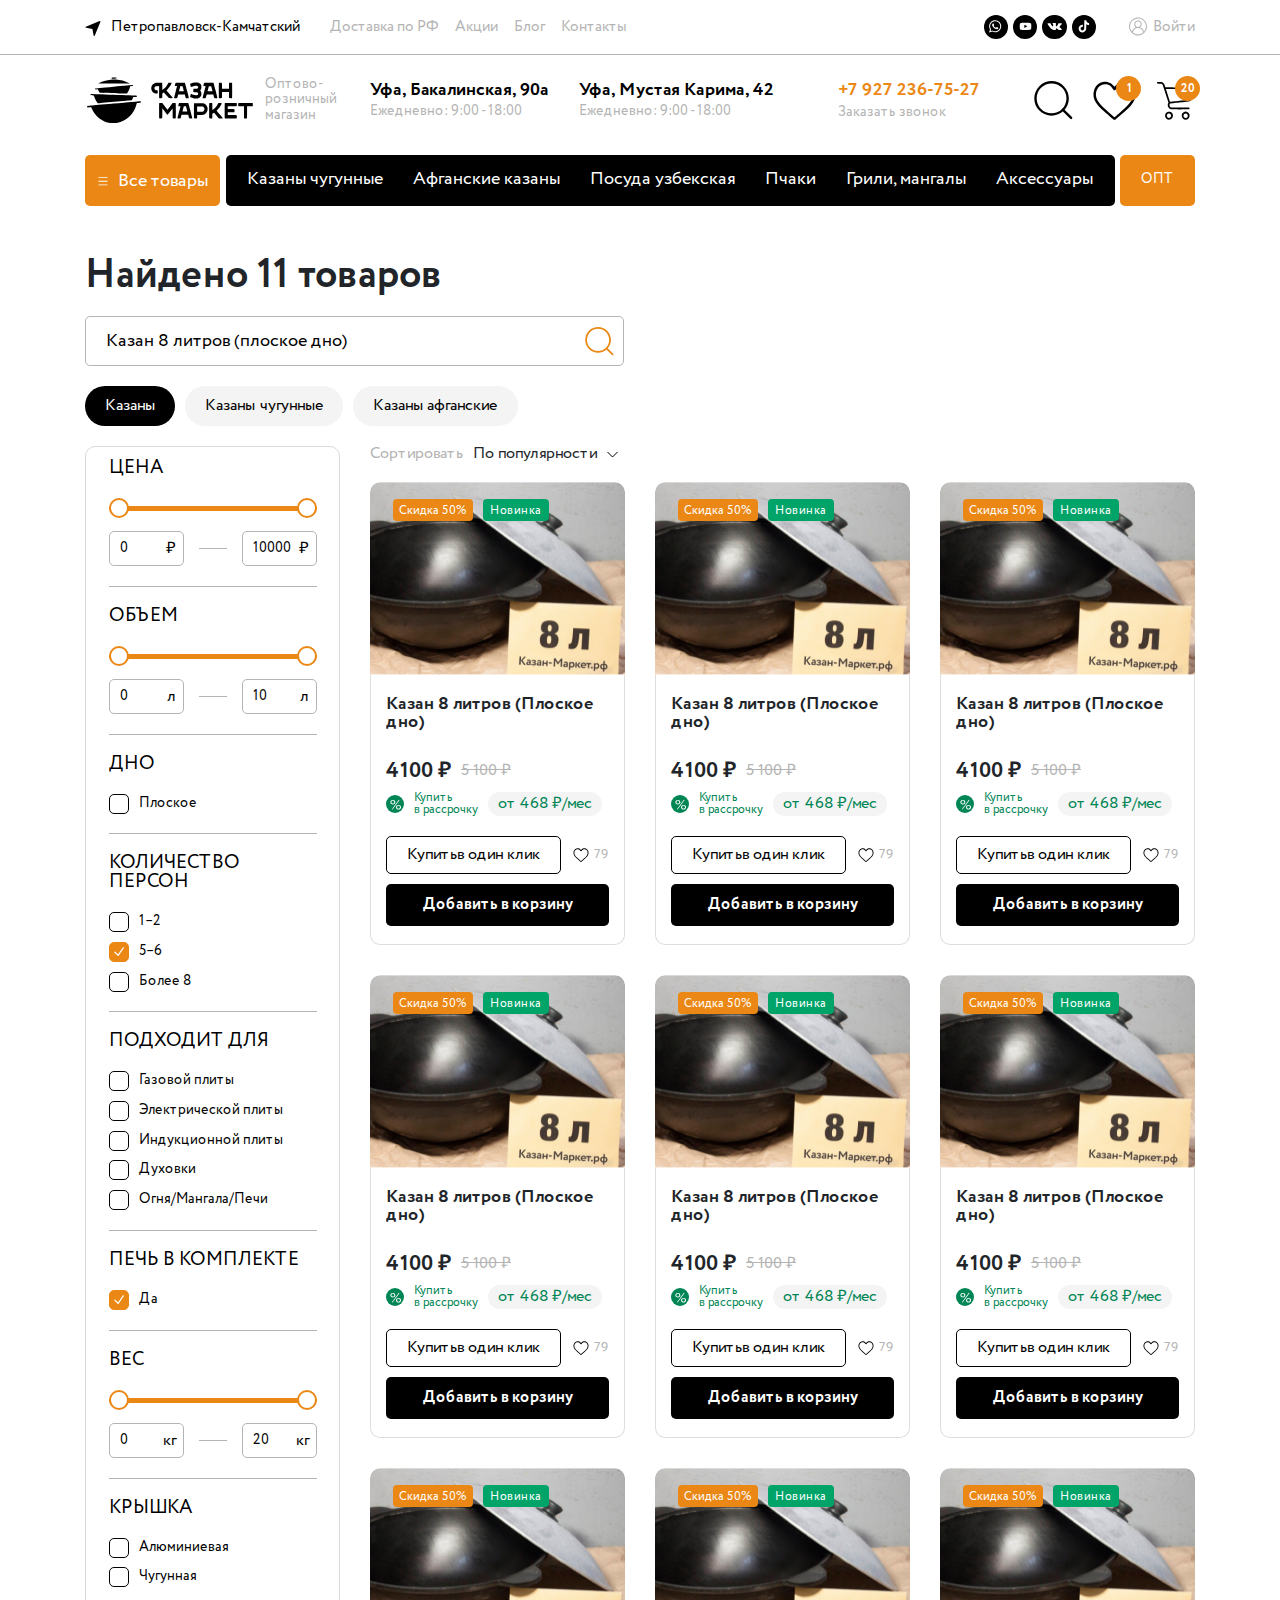
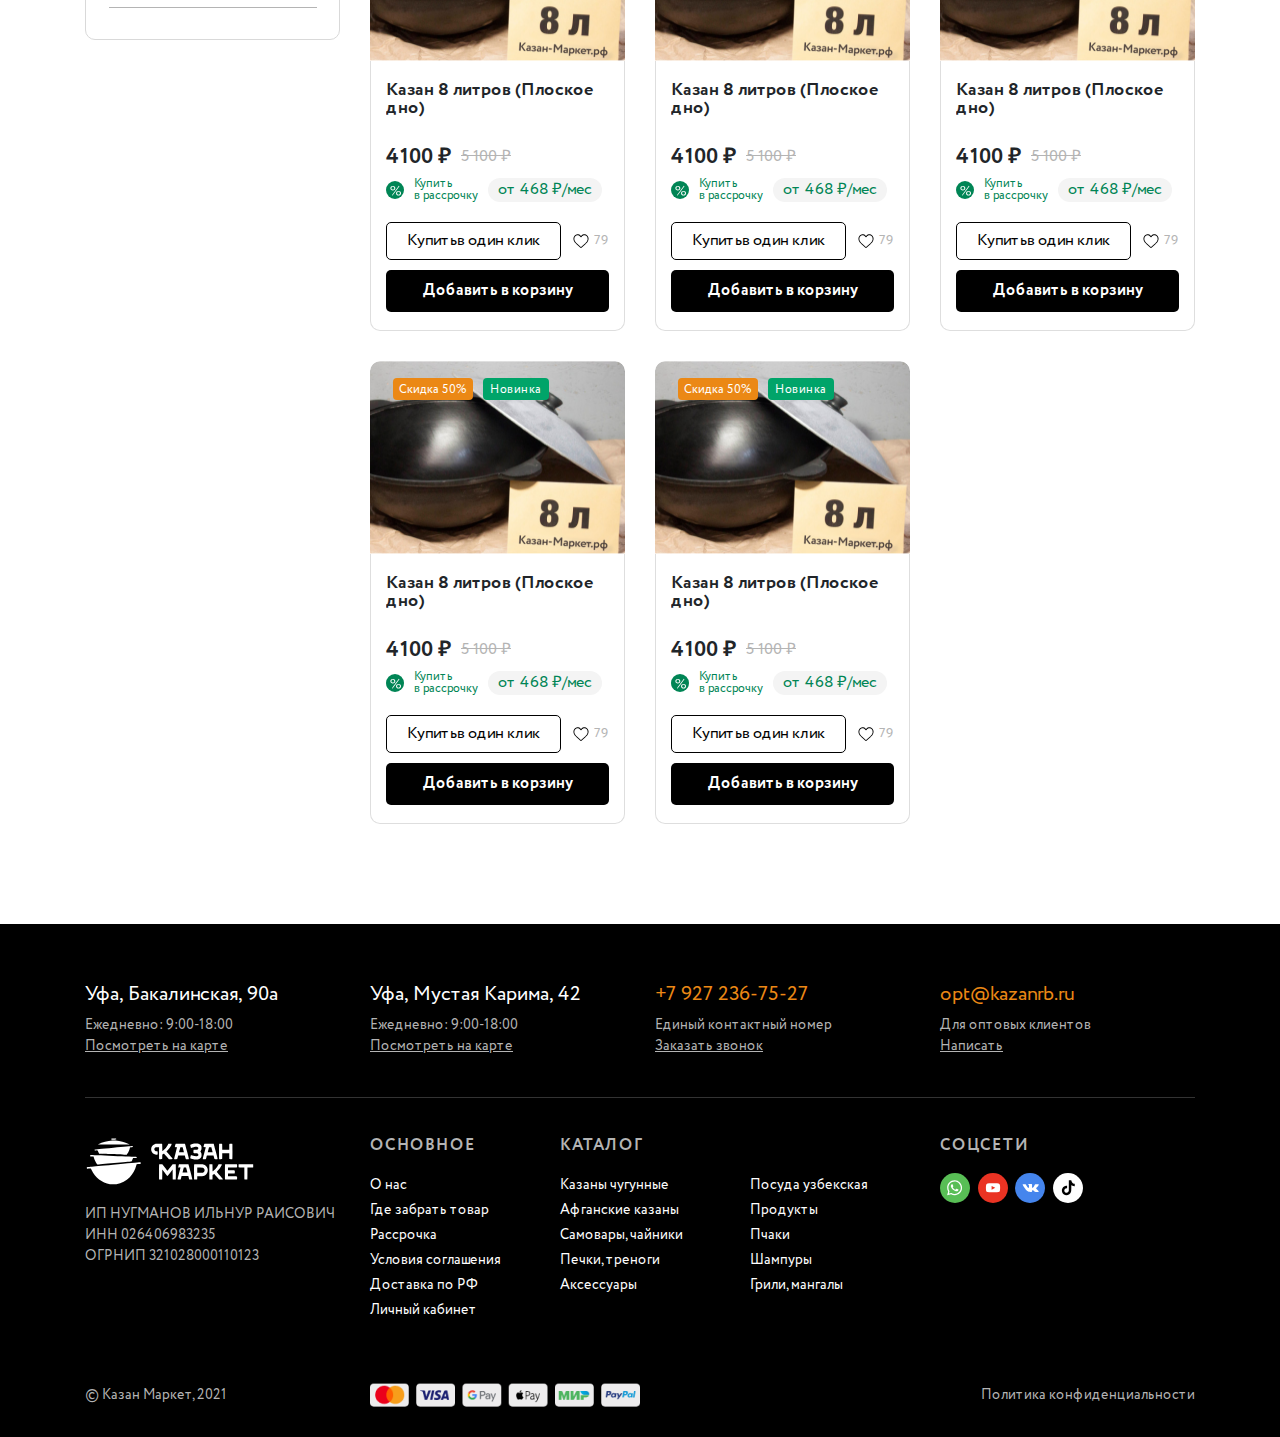
<file: search copy.html>
<!DOCTYPE html>
<html lang="ru">
  <head>
    <meta charset="UTF-8">
    <meta name="theme-color" content="#10cfe6">
    <meta http-equiv="X-UA-Compatible" content="IE=edge">
    <meta name="viewport" content="initial-scale=1.0, width=device-width">
    <meta name="mobile-web-app-capable" content="yes">
    <meta name="application-name" content="">
    <meta name="apple-mobile-web-app-capable" content="yes">
    <meta name="apple-mobile-web-app-status-bar-style" content="black-translucent">
    <meta name="apple-mobile-web-app-title" content="">
    <meta name="msapplication-TileColor" content="#10cfe6">
    <meta name="msapplication-TileImage" content="./images/favicons/mstile-144x144.png">
    <meta name="msapplication-config" content="./images/favicons/browserconfig.xml">
    <title>Поиск</title>
    <link rel="shortcut icon" href="/images/favicons/favicon.ico">
    <link rel="icon" type="image/png" sizes="16x16" href="./images/favicons/favicon-16x16.png">
    <link rel="icon" type="image/png" sizes="32x32" href="./images/favicons/favicon-32x32.png">
    <link rel="icon" type="image/png" sizes="48x48" href="./images/favicons/favicon-48x48.png">
    <link rel="manifest" href="/images/favicons/manifest.json">
    <link rel="apple-touch-icon" sizes="57x57" href="./images/favicons/apple-touch-icon-57x57.png">
    <link rel="apple-touch-icon" sizes="60x60" href="./images/favicons/apple-touch-icon-60x60.png">
    <link rel="apple-touch-icon" sizes="72x72" href="./images/favicons/apple-touch-icon-72x72.png">
    <link rel="apple-touch-icon" sizes="76x76" href="./images/favicons/apple-touch-icon-76x76.png">
    <link rel="apple-touch-icon" sizes="114x114" href="./images/favicons/apple-touch-icon-114x114.png">
    <link rel="apple-touch-icon" sizes="120x120" href="./images/favicons/apple-touch-icon-120x120.png">
    <link rel="apple-touch-icon" sizes="144x144" href="./images/favicons/apple-touch-icon-144x144.png">
    <link rel="apple-touch-icon" sizes="152x152" href="./images/favicons/apple-touch-icon-152x152.png">
    <link rel="apple-touch-icon" sizes="167x167" href="./images/favicons/apple-touch-icon-167x167.png">
    <link rel="apple-touch-icon" sizes="180x180" href="./images/favicons/apple-touch-icon-180x180.png">
    <link rel="apple-touch-icon" sizes="1024x1024" href="./images/favicons/apple-touch-icon-1024x1024.png">
    <link rel="icon" type="image/png" sizes="228x228" href="./images/favicons/coast-228x228.png">
    <link rel="yandex-tableau-widget" href="./images/favicons/yandex-browser-manifest.json">
    <link rel="stylesheet" href="./css/main.css">
    <script src="/js/splide.min.js"> </script><!--[if lt IE 9]>
    <script src="http://cdnjs.cloudflare.com/ajax/libs/html5shiv/3.7.2/html5shiv.min.js"></script><![endif]-->
  </head>
  <body class="search">
    <div class="page">
      <!--PAGE CONTENT-->
      <div class="page__content">
        <!--HEADER-->
        <header class="header d-flex">
          <div class="header__top container-fluid">
            <div class="container d-flex">
              <button class="user-location btn icon-btn d-flex">
                <svg class="icon icon-location-arrow ">
                  <use xlink:href="./images/sprite.svg#location-arrow"></use>
                </svg><span>Петропавловск-Камчатский</span>
              </button>
              <nav class="header__top-nav d-flex"><a class="header__nav-link" href="#">Доставка по РФ</a><a class="header__nav-link" href="#">Акции</a><a class="header__nav-link" href="#">Блог</a><a class="header__nav-link" href="#">Контакты</a></nav>
              <div class="header__badges"></div>
              <div class="right d-flex">
                <div class="header__community d-flex"><a class="community-link d-flex-center circle" href="#">
                    <svg class="icon icon-whatsapp whatsapp--tiny">
                      <use xlink:href="./images/sprite.svg#whatsapp"></use>
                    </svg></a><a class="community-link d-flex-center circle" href="#">
                    <svg class="icon icon-youtube youtube--tiny">
                      <use xlink:href="./images/sprite.svg#youtube"></use>
                    </svg></a><a class="community-link d-flex-center circle" href="#">
                    <svg class="icon icon-vk vk--tiny">
                      <use xlink:href="./images/sprite.svg#vk"></use>
                    </svg></a><a class="community-link d-flex-center circle" href="#">
                    <svg class="icon icon-tiktok tiktok--tiny">
                      <use xlink:href="./images/sprite.svg#tiktok"></use>
                    </svg></a></div>
                <button class="header__auth btn icon-btn d-flex">
                  <svg class="icon icon-user-circle ">
                    <use xlink:href="./images/sprite.svg#user-circle"></use>
                  </svg><span>Войти</span>
                </button>
              </div>
            </div>
          </div>
          <div class="header__main container d-flex">
            <div class="left d-flex">
              <button class="header__burger-menu-btn d-flex-center btn icon-btn bg-primary">
                <svg class="icon icon-menu ">
                  <use xlink:href="./images/sprite.svg#menu"></use>
                </svg>
              </button>
              <div class="header__logo-container d-flex"><a class="header__logo" href="/">
                  <svg class="icon icon-logo ">
                    <use xlink:href="./images/sprite.svg#logo"></use>
                  </svg></a><span class="header__logo-description">Оптово-розничный магазин </span></div>
              <div class="header__addresses d-flex">
                <div class="header__address">
                  <h3>Уфа, Бакалинская, 90а</h3><span>Ежедневно: 9:00 - 18:00</span>
                </div>
                <div class="header__address">
                  <h3>Уфа, Мустая Карима, 42</h3><span>Ежедневно: 9:00 - 18:00</span>
                </div>
              </div>
            </div>
            <div class="right d-flex">
              <div class="header__call-request d-flex"><a href="call:+79272367527">+7 927 236-75-27</a><span role="button">Заказать звонок</span></div>
              <div class="header__icon-btn-group d-flex">
                <button class="header__icon-btn btn icon-btn">
                  <svg class="icon icon-search ">
                    <use xlink:href="./images/sprite.svg#search"></use>
                  </svg>
                </button>
                <button class="header__icon-btn btn icon-btn">
                  <svg class="icon icon-heart ">
                    <use xlink:href="./images/sprite.svg#heart"></use>
                  </svg><span class="badge">1</span>
                </button>
                <button class="header__icon-btn btn icon-btn">
                  <svg class="icon icon-shopping-cart ">
                    <use xlink:href="./images/sprite.svg#shopping-cart"></use>
                  </svg><span class="badge">20</span>
                </button>
              </div>
            </div>
          </div>
          <div class="header__nav container d-flex">
            <div class="header__burger-menu-container container-fluid">
              <button class="header__burger-menu-btn btn">
                <svg class="icon icon-menu ">
                  <use xlink:href="./images/sprite.svg#menu"></use>
                </svg><span>Все товары</span>
              </button>
              <div class="header__hidden-dropdown">
                <div class="header__burger-menu menu container-fluid">
                  <ul class="menu__categories">
                    <div class="menu__sub-container container-fluid">
                      <li class="menu__link menu__link-arrow">
                        <div class="menu__link-inner"><img src="../../images/category_1.png" alt=""><span>Казаны чугунные</span></div>
                      </li>
                      <ul class="menu__sub-categories">
                        <li><a class="menu__sub-link" href="#">
                            <div class="menu__link-inner"><span>Популярные объемы</span></div></a></li>
                        <li><a class="menu__sub-link" href="#">
                            <div class="menu__link-inner"><span>Тестовые товары1</span></div></a></li>
                        <li><a class="menu__sub-link" href="#">
                            <div class="menu__link-inner"><span>Тестовые товары2</span></div></a></li>
                        <li><a class="menu__sub-link" href="#">
                            <div class="menu__link-inner"><span>Тестовые товары3</span></div></a></li>
                        <li><a class="menu__sub-link" href="#">
                            <div class="menu__link-inner"><span>Тестовые товары4</span></div></a></li>
                      </ul>
                    </div>
                    <div class="menu__sub-container container-fluid">
                      <li class="menu__link menu__link-arrow">
                        <div class="menu__link-inner"><img src="../../images/category_1.png" alt=""><span>Очень длинное название</span></div>
                      </li>
                      <ul class="menu__sub-categories">
                        <li><a class="menu__sub-link" href="#">
                            <div class="menu__link-inner"><span>Тестовые товары</span></div></a></li>
                        <li><a class="menu__sub-link" href="#">
                            <div class="menu__link-inner"><span>Тестовые товары1</span></div></a></li>
                        <li><a class="menu__sub-link" href="#">
                            <div class="menu__link-inner"><span>Тестовые товары2</span></div></a></li>
                        <li><a class="menu__sub-link" href="#">
                            <div class="menu__link-inner"><span>Тестовые товары3</span></div></a></li>
                        <li><a class="menu__sub-link" href="#">
                            <div class="menu__link-inner"><span>Тестовые товары4</span></div></a></li>
                      </ul>
                    </div>
                    <div class="menu__sub-container container-fluid">
                      <li class="menu__link menu__link-arrow">
                        <div class="menu__link-inner"><img src="../../images/category_1.png" alt=""><span>Казаны чугунные2</span></div>
                      </li>
                      <ul class="menu__sub-categories">
                        <li><a class="menu__sub-link" href="#">
                            <div class="menu__link-inner"><span>Тестовые товары</span></div></a></li>
                        <li><a class="menu__sub-link" href="#">
                            <div class="menu__link-inner"><span>Тестовые товары</span></div></a></li>
                        <li><a class="menu__sub-link" href="#">
                            <div class="menu__link-inner"><span>Тестовые товары</span></div></a></li>
                        <li><a class="menu__sub-link" href="#">
                            <div class="menu__link-inner"><span>Тестовые товары</span></div></a></li>
                        <li><a class="menu__sub-link" href="#">
                            <div class="menu__link-inner"><span>Тестовые товары</span></div></a></li>
                      </ul>
                    </div>
                    <div class="menu__sub-container container-fluid">
                      <li class="menu__link menu__link-arrow">
                        <div class="menu__link-inner"><img src="../../images/category_1.png" alt=""><span>Казаны чугунные3</span></div>
                      </li>
                      <ul class="menu__sub-categories">
                        <li><a class="menu__sub-link" href="#">
                            <div class="menu__link-inner"><span>Тестовые товары</span></div></a></li>
                        <li><a class="menu__sub-link" href="#">
                            <div class="menu__link-inner"><span>Тестовые товары</span></div></a></li>
                        <li><a class="menu__sub-link" href="#">
                            <div class="menu__link-inner"><span>Тестовые товары</span></div></a></li>
                        <li><a class="menu__sub-link" href="#">
                            <div class="menu__link-inner"><span>Тестовые товары</span></div></a></li>
                        <li><a class="menu__sub-link" href="#">
                            <div class="menu__link-inner"><span>Тестовые товары</span></div></a></li>
                      </ul>
                    </div>
                    <div class="menu__sub-container container-fluid">
                      <li class="menu__link menu__link-arrow">
                        <div class="menu__link-inner"><img src="../../images/category_1.png" alt=""><span>Казаны чугунные4</span></div>
                      </li>
                      <ul class="menu__sub-categories">
                        <li><a class="menu__sub-link" href="#">
                            <div class="menu__link-inner"><span>Тестовые товары</span></div></a></li>
                        <li><a class="menu__sub-link" href="#">
                            <div class="menu__link-inner"><span>Тестовые товары</span></div></a></li>
                        <li><a class="menu__sub-link" href="#">
                            <div class="menu__link-inner"><span>Тестовые товары</span></div></a></li>
                        <li><a class="menu__sub-link" href="#">
                            <div class="menu__link-inner"><span>Тестовые товары</span></div></a></li>
                        <li><a class="menu__sub-link" href="#">
                            <div class="menu__link-inner"><span>Тестовые товары</span></div></a></li>
                      </ul>
                    </div>
                    <li><a class="menu__link" href="#">
                        <div class="menu__link-inner"><img src="../../images/category_1.png" alt=""><span>Казаны чугунные5</span></div></a></li>
                    <li><a class="menu__link" href="#">
                        <div class="menu__link-inner"><img src="../../images/category_1.png" alt=""><span>Казаны чугунные6</span></div></a></li>
                    <li><a class="menu__link" href="#">
                        <div class="menu__link-inner"><img src="../../images/category_1.png" alt=""><span>Казаны чугунные7</span></div></a></li>
                    <div class="menu__sub-container container-fluid">
                      <li class="menu__link menu__link-arrow">
                        <div class="menu__link-inner"><img src="../../images/category_1.png" alt=""><span>Казаны чугунные8</span></div>
                      </li>
                      <ul class="menu__sub-categories">
                        <li><a class="menu__sub-link" href="#">
                            <div class="menu__link-inner"><span>Тестовые товары</span></div></a></li>
                        <li><a class="menu__sub-link" href="#">
                            <div class="menu__link-inner"><span>Тестовые товары</span></div></a></li>
                        <li><a class="menu__sub-link" href="#">
                            <div class="menu__link-inner"><span>Тестовые товары</span></div></a></li>
                        <li><a class="menu__sub-link" href="#">
                            <div class="menu__link-inner"><span>Тестовые товары</span></div></a></li>
                        <li><a class="menu__sub-link" href="#">
                            <div class="menu__link-inner"><span>Тестовые товары</span></div></a></li>
                      </ul>
                    </div>
                    <li><a class="menu__link" href="#">
                        <div class="menu__link-inner"><img src="../../images/category_1.png" alt=""><span>Казаны чугунные9</span></div></a></li>
                    <li><a class="menu__link" href="#">
                        <div class="menu__link-inner"><img src="../../images/category_1.png" alt=""><span>Казаны чугунные10</span></div></a></li>
                    <li><a class="menu__link" href="#">
                        <div class="menu__link-inner"><img src="../../images/category_1.png" alt=""><span>Казаны чугунные11</span></div></a></li>
                  </ul>
                </div>
                <div class="header__nav-bottom">
                  <div class="container d-flex">
                    <div class="left d-flex">
                      <div class="header__call-request d-flex"><a href="call:+79272367527">+7 927 236-75-27</a><span role="button">Заказать звонок</span></div>
                      <div class="header__addresses d-flex">
                        <div class="header__address">
                          <h3>Уфа, Бакалинская, 90а</h3><span>Ежедневно: 9:00 - 18:00</span>
                        </div>
                        <div class="header__address">
                          <h3>Уфа, Мустая Карима, 42</h3><span>Ежедневно: 9:00 - 18:00</span>
                        </div>
                      </div>
                    </div>
                    <div class="center d-flex">
                      <div class="header__community d-flex"><a class="community-link d-flex-center circle whatsapp--bg-color" href="#">
                          <svg class="icon icon-whatsapp whatsapp--small">
                            <use xlink:href="./images/sprite.svg#whatsapp"></use>
                          </svg></a><a class="community-link d-flex-center circle youtube--bg-color" href="#">
                          <svg class="icon icon-youtube youtube--small">
                            <use xlink:href="./images/sprite.svg#youtube"></use>
                          </svg></a><a class="community-link d-flex-center circle vk--bg-color" href="#">
                          <svg class="icon icon-vk vk--small">
                            <use xlink:href="./images/sprite.svg#vk"></use>
                          </svg></a><a class="community-link d-flex-center circle tiktok--bg-color" href="#">
                          <svg class="icon icon-tiktok tiktok--small">
                            <use xlink:href="./images/sprite.svg#tiktok"></use>
                          </svg></a></div>
                      <div class="header__badges"></div>
                    </div>
                    <div class="right d-flex"><a class="header__opt-link" href="#">ОПТ</a></div>
                  </div>
                </div>
              </div>
            </div>
            <div class="header__nav-bar nav-bar d-flex"><a class="nav-bar__link" href="#">Казаны чугунные</a><a class="nav-bar__link" href="#">Афганские казаны</a><a class="nav-bar__link" href="#">Посуда узбекская</a><a class="nav-bar__link" href="#">Пчаки</a><a class="nav-bar__link" href="#">Грили, мангалы</a><a class="nav-bar__link" href="#">Аксессуары</a></div><a class="header__opt-link" href="#">ОПТ</a>
          </div>
        </header>
        <!--END HEADER-->
        <main class="page__main">
          <div class="page__title container">
            <h1>Найдено 11 товаров</h1>
          </div>
          <div class="container">
            <div class="search__form">
              <input type="text" value="Казан 8 литров (плоское дно)">
              <div class="search__btn-container">
                <button class="btn" type="submit">
                  <svg class="icon icon-search ">
                    <use xlink:href="./images/sprite.svg#search"></use>
                  </svg>
                </button>
              </div>
            </div>
          </div>
          <div class="drag-menu splide">
            <div class="splide__track container">
              <div class="splide__list">
                <div class="drag-menu__item splide__slide active"><span>Казаны</span></div>
                <div class="drag-menu__item splide__slide"><a href="#">Казаны чугунные</a></div>
                <div class="drag-menu__item splide__slide"><a href="#">Казаны афганские</a></div>
              </div>
            </div>
          </div>
          <script>
            document.addEventListener( 'DOMContentLoaded', () => {
            
                const salesHits = new Splide('.drag-menu', {
                    type        : 'slide',
                    gap         : 10,
                    isNavigation: true,
                    arrows      : false,
                    pagination  : false,
                    autoWidth   : true
                }).mount()
                
            } )
          </script>
          <div class="search__main container">
            <aside class="filter-panel" style="padding:11.5px 0">
              <form>
                <div class="filter-panel__option filter-panel__option--price">
                  <h3>Цена</h3>
                  <div class="filter-panel__dual-range">
                    <div class="filter-panel__dual-range-slider">
                      <input type="range" min="0" max="10000" step="100" value="0">
                      <input type="range" min="0" max="10000" step="100" value="10000">
                    </div>
                    <div class="filter-panel__dual-range-fields">
                      <div class="filter-panel__dual-range-field">
                        <input type="text" name="min_price" value="0">
                      </div>
                      <div class="filter-panel__field-divider"></div>
                      <div class="filter-panel__dual-range-field">
                        <input type="text" name="max_price" value="10000">
                      </div>
                    </div>
                  </div>
                </div>
                <div class="filter-panel__option filter-panel__option--volume">
                  <h3>Объем</h3>
                  <div class="filter-panel__dual-range">
                    <div class="filter-panel__dual-range-slider">
                      <input type="range" min="1" max="10" step="1" value="0">
                      <input type="range" min="1" max="10" step="1" value="10">
                    </div>
                    <div class="filter-panel__dual-range-fields">
                      <div class="filter-panel__dual-range-field">
                        <input type="text" name="min_price" value="0">
                      </div>
                      <div class="filter-panel__field-divider"></div>
                      <div class="filter-panel__dual-range-field">
                        <input type="text" name="max_price" value="10">
                      </div>
                    </div>
                  </div>
                </div>
                <div class="filter-panel__option">
                  <h3>дно</h3>
                  <div class="filter-panel__checkbox-group">
                    <label>Плоское
                      <input type="checkbox"><span class="checkmark"></span>
                    </label>
                  </div>
                </div>
                <div class="filter-panel__option">
                  <h3>колИЧЕСТво персон</h3>
                  <div class="filter-panel__checkbox-group">
                    <label>1–2
                      <input type="checkbox"><span class="checkmark"></span>
                    </label>
                    <label>5–6
                      <input type="checkbox" checked="checked"><span class="checkmark"></span>
                    </label>
                    <label>Более 8
                      <input type="checkbox"><span class="checkmark"></span>
                    </label>
                  </div>
                </div>
                <div class="filter-panel__option">
                  <h3>ПОДХОДИТ для</h3>
                  <div class="filter-panel__checkbox-group">
                    <label>Газовой плиты
                      <input type="checkbox"><span class="checkmark"></span>
                    </label>
                    <label>Электрической плиты
                      <input type="checkbox"><span class="checkmark"></span>
                    </label>
                    <label>Индукционной плиты
                      <input type="checkbox"><span class="checkmark"></span>
                    </label>
                    <label>Духовки
                      <input type="checkbox"><span class="checkmark"></span>
                    </label>
                    <label>Огня/Мангала/Печи
                      <input type="checkbox"><span class="checkmark"></span>
                    </label>
                  </div>
                </div>
                <div class="filter-panel__option">
                  <h3>ПЕЧЬ В КОМПЛЕКТЕ</h3>
                  <div class="filter-panel__checkbox-group">
                    <label>Да
                      <input type="checkbox" checked="checked"><span class="checkmark"></span>
                    </label>
                  </div>
                </div>
                <div class="filter-panel__option filter-panel__option--weight">
                  <h3>вес</h3>
                  <div class="filter-panel__dual-range">
                    <div class="filter-panel__dual-range-slider">
                      <input type="range" min="1" max="20" step="1" value="0">
                      <input type="range" min="1" max="20" step="1" value="20">
                    </div>
                    <div class="filter-panel__dual-range-fields">
                      <div class="filter-panel__dual-range-field">
                        <input type="text" name="min_price" value="0">
                      </div>
                      <div class="filter-panel__field-divider"></div>
                      <div class="filter-panel__dual-range-field">
                        <input type="text" name="max_price" value="20">
                      </div>
                    </div>
                  </div>
                </div>
                <div class="filter-panel__option">
                  <h3>крышка</h3>
                  <div class="filter-panel__checkbox-group">
                    <label>Алюминиевая
                      <input type="checkbox"><span class="checkmark"></span>
                    </label>
                    <label>Чугунная
                      <input type="checkbox"><span class="checkmark"></span>
                    </label>
                  </div>
                </div>
              </form>
            </aside>
            <div class="search__content">
              <button class="filter-toggle btn">
                <svg class="icon icon-filter ">
                  <use xlink:href="./images/sprite.svg#filter"></use>
                </svg><span>Фильтры</span>
              </button>
              <div class="search__results">
                <div class="sort-panel"><span>Сортировать</span>
                  <div class="dropdown d-inline-block"><a class="btn dropdown-toggle link-dark" role="button">По популярности</a>
                    <ul class="dropdown-menu" aria-labelledby="dropdownMenuLink">
                      <li><a class="dropdown-item" href="#">По популярности</a></li>
                      <li><a class="dropdown-item" href="#">По возрастанию цены</a></li>
                      <li><a class="dropdown-item" href="#">По убыванию цены</a></li>
                      <li><a class="dropdown-item" href="#">По размеру скидки</a></li>
                      <li><a class="dropdown-item" href="#">Сначала новинки</a></li>
                    </ul>
                  </div>
                </div>
                <div class="result-list">
                  <div class="product-card">
                    <div class="product-card__thumb"><img class="product-card__thumb_img" src="./images/product.png" alt=""/>
                      <div class="product-tag">
                        <div class="product-tag__discount"><span>Скидка 50%</span></div>
                        <div class="product-tag__new"> <span>Новинка</span></div>
                      </div>
                    </div>
                    <div class="product-card__info">
                      <div class="product-card__title"> <span>Казан 8 литров  (Плоское дно)</span></div>
                      <div class="product-card__info-bottom">
                        <div class="product-card__price"><span class="price">4100 ₽</span><span class="old-price">5 100 ₽</span></div>
                        <div class="product-installment">
                          <div class="product-installment__icon circle">
                            <svg class="icon icon-percent ">
                              <use xlink:href="./images/sprite.svg#percent"></use>
                            </svg>
                          </div>
                          <div class="product-installment__text"><span>Купить </span><br class="d-none d-md-block"/><span>в рассрочку</span></div>
                          <div class="product-installment__plan"> <span>от 468 ₽/мес</span></div>
                        </div>
                        <div class="product-card__button-group">
                          <div class="product-card__row">
                            <button class="product-card__one-click-buy button"><span>Купить </span><span class="d-none d-sm-inline">в один клик</span></button>
                            <div class="product-card__like">
                              <button class="btn icon-btn">
                                <svg class="icon icon-heart ">
                                  <use xlink:href="./images/sprite.svg#heart"></use>
                                </svg>
                              </button><span class="d-none d-sm-inline">79</span>
                            </div>
                          </div>
                          <button class="product-card__add-to-cart btn"><span class="d-none d-sm-block">Добавить в корзину</span><span class="d-sm-none">В корзину</span></button>
                        </div>
                      </div>
                    </div>
                  </div>
                  <div class="product-card">
                    <div class="product-card__thumb"><img class="product-card__thumb_img" src="./images/product.png" alt=""/>
                      <div class="product-tag">
                        <div class="product-tag__discount"><span>Скидка 50%</span></div>
                        <div class="product-tag__new"> <span>Новинка</span></div>
                      </div>
                    </div>
                    <div class="product-card__info">
                      <div class="product-card__title"> <span>Казан 8 литров  (Плоское дно)</span></div>
                      <div class="product-card__info-bottom">
                        <div class="product-card__price"><span class="price">4100 ₽</span><span class="old-price">5 100 ₽</span></div>
                        <div class="product-installment">
                          <div class="product-installment__icon circle">
                            <svg class="icon icon-percent ">
                              <use xlink:href="./images/sprite.svg#percent"></use>
                            </svg>
                          </div>
                          <div class="product-installment__text"><span>Купить </span><br class="d-none d-md-block"/><span>в рассрочку</span></div>
                          <div class="product-installment__plan"> <span>от 468 ₽/мес</span></div>
                        </div>
                        <div class="product-card__button-group">
                          <div class="product-card__row">
                            <button class="product-card__one-click-buy button"><span>Купить </span><span class="d-none d-sm-inline">в один клик</span></button>
                            <div class="product-card__like">
                              <button class="btn icon-btn">
                                <svg class="icon icon-heart ">
                                  <use xlink:href="./images/sprite.svg#heart"></use>
                                </svg>
                              </button><span class="d-none d-sm-inline">79</span>
                            </div>
                          </div>
                          <button class="product-card__add-to-cart btn"><span class="d-none d-sm-block">Добавить в корзину</span><span class="d-sm-none">В корзину</span></button>
                        </div>
                      </div>
                    </div>
                  </div>
                  <div class="product-card">
                    <div class="product-card__thumb"><img class="product-card__thumb_img" src="./images/product.png" alt=""/>
                      <div class="product-tag">
                        <div class="product-tag__discount"><span>Скидка 50%</span></div>
                        <div class="product-tag__new"> <span>Новинка</span></div>
                      </div>
                    </div>
                    <div class="product-card__info">
                      <div class="product-card__title"> <span>Казан 8 литров  (Плоское дно)</span></div>
                      <div class="product-card__info-bottom">
                        <div class="product-card__price"><span class="price">4100 ₽</span><span class="old-price">5 100 ₽</span></div>
                        <div class="product-installment">
                          <div class="product-installment__icon circle">
                            <svg class="icon icon-percent ">
                              <use xlink:href="./images/sprite.svg#percent"></use>
                            </svg>
                          </div>
                          <div class="product-installment__text"><span>Купить </span><br class="d-none d-md-block"/><span>в рассрочку</span></div>
                          <div class="product-installment__plan"> <span>от 468 ₽/мес</span></div>
                        </div>
                        <div class="product-card__button-group">
                          <div class="product-card__row">
                            <button class="product-card__one-click-buy button"><span>Купить </span><span class="d-none d-sm-inline">в один клик</span></button>
                            <div class="product-card__like">
                              <button class="btn icon-btn">
                                <svg class="icon icon-heart ">
                                  <use xlink:href="./images/sprite.svg#heart"></use>
                                </svg>
                              </button><span class="d-none d-sm-inline">79</span>
                            </div>
                          </div>
                          <button class="product-card__add-to-cart btn"><span class="d-none d-sm-block">Добавить в корзину</span><span class="d-sm-none">В корзину</span></button>
                        </div>
                      </div>
                    </div>
                  </div>
                  <div class="product-card">
                    <div class="product-card__thumb"><img class="product-card__thumb_img" src="./images/product.png" alt=""/>
                      <div class="product-tag">
                        <div class="product-tag__discount"><span>Скидка 50%</span></div>
                        <div class="product-tag__new"> <span>Новинка</span></div>
                      </div>
                    </div>
                    <div class="product-card__info">
                      <div class="product-card__title"> <span>Казан 8 литров  (Плоское дно)</span></div>
                      <div class="product-card__info-bottom">
                        <div class="product-card__price"><span class="price">4100 ₽</span><span class="old-price">5 100 ₽</span></div>
                        <div class="product-installment">
                          <div class="product-installment__icon circle">
                            <svg class="icon icon-percent ">
                              <use xlink:href="./images/sprite.svg#percent"></use>
                            </svg>
                          </div>
                          <div class="product-installment__text"><span>Купить </span><br class="d-none d-md-block"/><span>в рассрочку</span></div>
                          <div class="product-installment__plan"> <span>от 468 ₽/мес</span></div>
                        </div>
                        <div class="product-card__button-group">
                          <div class="product-card__row">
                            <button class="product-card__one-click-buy button"><span>Купить </span><span class="d-none d-sm-inline">в один клик</span></button>
                            <div class="product-card__like">
                              <button class="btn icon-btn">
                                <svg class="icon icon-heart ">
                                  <use xlink:href="./images/sprite.svg#heart"></use>
                                </svg>
                              </button><span class="d-none d-sm-inline">79</span>
                            </div>
                          </div>
                          <button class="product-card__add-to-cart btn"><span class="d-none d-sm-block">Добавить в корзину</span><span class="d-sm-none">В корзину</span></button>
                        </div>
                      </div>
                    </div>
                  </div>
                  <div class="product-card">
                    <div class="product-card__thumb"><img class="product-card__thumb_img" src="./images/product.png" alt=""/>
                      <div class="product-tag">
                        <div class="product-tag__discount"><span>Скидка 50%</span></div>
                        <div class="product-tag__new"> <span>Новинка</span></div>
                      </div>
                    </div>
                    <div class="product-card__info">
                      <div class="product-card__title"> <span>Казан 8 литров  (Плоское дно)</span></div>
                      <div class="product-card__info-bottom">
                        <div class="product-card__price"><span class="price">4100 ₽</span><span class="old-price">5 100 ₽</span></div>
                        <div class="product-installment">
                          <div class="product-installment__icon circle">
                            <svg class="icon icon-percent ">
                              <use xlink:href="./images/sprite.svg#percent"></use>
                            </svg>
                          </div>
                          <div class="product-installment__text"><span>Купить </span><br class="d-none d-md-block"/><span>в рассрочку</span></div>
                          <div class="product-installment__plan"> <span>от 468 ₽/мес</span></div>
                        </div>
                        <div class="product-card__button-group">
                          <div class="product-card__row">
                            <button class="product-card__one-click-buy button"><span>Купить </span><span class="d-none d-sm-inline">в один клик</span></button>
                            <div class="product-card__like">
                              <button class="btn icon-btn">
                                <svg class="icon icon-heart ">
                                  <use xlink:href="./images/sprite.svg#heart"></use>
                                </svg>
                              </button><span class="d-none d-sm-inline">79</span>
                            </div>
                          </div>
                          <button class="product-card__add-to-cart btn"><span class="d-none d-sm-block">Добавить в корзину</span><span class="d-sm-none">В корзину</span></button>
                        </div>
                      </div>
                    </div>
                  </div>
                  <div class="product-card">
                    <div class="product-card__thumb"><img class="product-card__thumb_img" src="./images/product.png" alt=""/>
                      <div class="product-tag">
                        <div class="product-tag__discount"><span>Скидка 50%</span></div>
                        <div class="product-tag__new"> <span>Новинка</span></div>
                      </div>
                    </div>
                    <div class="product-card__info">
                      <div class="product-card__title"> <span>Казан 8 литров  (Плоское дно)</span></div>
                      <div class="product-card__info-bottom">
                        <div class="product-card__price"><span class="price">4100 ₽</span><span class="old-price">5 100 ₽</span></div>
                        <div class="product-installment">
                          <div class="product-installment__icon circle">
                            <svg class="icon icon-percent ">
                              <use xlink:href="./images/sprite.svg#percent"></use>
                            </svg>
                          </div>
                          <div class="product-installment__text"><span>Купить </span><br class="d-none d-md-block"/><span>в рассрочку</span></div>
                          <div class="product-installment__plan"> <span>от 468 ₽/мес</span></div>
                        </div>
                        <div class="product-card__button-group">
                          <div class="product-card__row">
                            <button class="product-card__one-click-buy button"><span>Купить </span><span class="d-none d-sm-inline">в один клик</span></button>
                            <div class="product-card__like">
                              <button class="btn icon-btn">
                                <svg class="icon icon-heart ">
                                  <use xlink:href="./images/sprite.svg#heart"></use>
                                </svg>
                              </button><span class="d-none d-sm-inline">79</span>
                            </div>
                          </div>
                          <button class="product-card__add-to-cart btn"><span class="d-none d-sm-block">Добавить в корзину</span><span class="d-sm-none">В корзину</span></button>
                        </div>
                      </div>
                    </div>
                  </div>
                  <div class="product-card">
                    <div class="product-card__thumb"><img class="product-card__thumb_img" src="./images/product.png" alt=""/>
                      <div class="product-tag">
                        <div class="product-tag__discount"><span>Скидка 50%</span></div>
                        <div class="product-tag__new"> <span>Новинка</span></div>
                      </div>
                    </div>
                    <div class="product-card__info">
                      <div class="product-card__title"> <span>Казан 8 литров  (Плоское дно)</span></div>
                      <div class="product-card__info-bottom">
                        <div class="product-card__price"><span class="price">4100 ₽</span><span class="old-price">5 100 ₽</span></div>
                        <div class="product-installment">
                          <div class="product-installment__icon circle">
                            <svg class="icon icon-percent ">
                              <use xlink:href="./images/sprite.svg#percent"></use>
                            </svg>
                          </div>
                          <div class="product-installment__text"><span>Купить </span><br class="d-none d-md-block"/><span>в рассрочку</span></div>
                          <div class="product-installment__plan"> <span>от 468 ₽/мес</span></div>
                        </div>
                        <div class="product-card__button-group">
                          <div class="product-card__row">
                            <button class="product-card__one-click-buy button"><span>Купить </span><span class="d-none d-sm-inline">в один клик</span></button>
                            <div class="product-card__like">
                              <button class="btn icon-btn">
                                <svg class="icon icon-heart ">
                                  <use xlink:href="./images/sprite.svg#heart"></use>
                                </svg>
                              </button><span class="d-none d-sm-inline">79</span>
                            </div>
                          </div>
                          <button class="product-card__add-to-cart btn"><span class="d-none d-sm-block">Добавить в корзину</span><span class="d-sm-none">В корзину</span></button>
                        </div>
                      </div>
                    </div>
                  </div>
                  <div class="product-card">
                    <div class="product-card__thumb"><img class="product-card__thumb_img" src="./images/product.png" alt=""/>
                      <div class="product-tag">
                        <div class="product-tag__discount"><span>Скидка 50%</span></div>
                        <div class="product-tag__new"> <span>Новинка</span></div>
                      </div>
                    </div>
                    <div class="product-card__info">
                      <div class="product-card__title"> <span>Казан 8 литров  (Плоское дно)</span></div>
                      <div class="product-card__info-bottom">
                        <div class="product-card__price"><span class="price">4100 ₽</span><span class="old-price">5 100 ₽</span></div>
                        <div class="product-installment">
                          <div class="product-installment__icon circle">
                            <svg class="icon icon-percent ">
                              <use xlink:href="./images/sprite.svg#percent"></use>
                            </svg>
                          </div>
                          <div class="product-installment__text"><span>Купить </span><br class="d-none d-md-block"/><span>в рассрочку</span></div>
                          <div class="product-installment__plan"> <span>от 468 ₽/мес</span></div>
                        </div>
                        <div class="product-card__button-group">
                          <div class="product-card__row">
                            <button class="product-card__one-click-buy button"><span>Купить </span><span class="d-none d-sm-inline">в один клик</span></button>
                            <div class="product-card__like">
                              <button class="btn icon-btn">
                                <svg class="icon icon-heart ">
                                  <use xlink:href="./images/sprite.svg#heart"></use>
                                </svg>
                              </button><span class="d-none d-sm-inline">79</span>
                            </div>
                          </div>
                          <button class="product-card__add-to-cart btn"><span class="d-none d-sm-block">Добавить в корзину</span><span class="d-sm-none">В корзину</span></button>
                        </div>
                      </div>
                    </div>
                  </div>
                  <div class="product-card">
                    <div class="product-card__thumb"><img class="product-card__thumb_img" src="./images/product.png" alt=""/>
                      <div class="product-tag">
                        <div class="product-tag__discount"><span>Скидка 50%</span></div>
                        <div class="product-tag__new"> <span>Новинка</span></div>
                      </div>
                    </div>
                    <div class="product-card__info">
                      <div class="product-card__title"> <span>Казан 8 литров  (Плоское дно)</span></div>
                      <div class="product-card__info-bottom">
                        <div class="product-card__price"><span class="price">4100 ₽</span><span class="old-price">5 100 ₽</span></div>
                        <div class="product-installment">
                          <div class="product-installment__icon circle">
                            <svg class="icon icon-percent ">
                              <use xlink:href="./images/sprite.svg#percent"></use>
                            </svg>
                          </div>
                          <div class="product-installment__text"><span>Купить </span><br class="d-none d-md-block"/><span>в рассрочку</span></div>
                          <div class="product-installment__plan"> <span>от 468 ₽/мес</span></div>
                        </div>
                        <div class="product-card__button-group">
                          <div class="product-card__row">
                            <button class="product-card__one-click-buy button"><span>Купить </span><span class="d-none d-sm-inline">в один клик</span></button>
                            <div class="product-card__like">
                              <button class="btn icon-btn">
                                <svg class="icon icon-heart ">
                                  <use xlink:href="./images/sprite.svg#heart"></use>
                                </svg>
                              </button><span class="d-none d-sm-inline">79</span>
                            </div>
                          </div>
                          <button class="product-card__add-to-cart btn"><span class="d-none d-sm-block">Добавить в корзину</span><span class="d-sm-none">В корзину</span></button>
                        </div>
                      </div>
                    </div>
                  </div>
                  <div class="product-card">
                    <div class="product-card__thumb"><img class="product-card__thumb_img" src="./images/product.png" alt=""/>
                      <div class="product-tag">
                        <div class="product-tag__discount"><span>Скидка 50%</span></div>
                        <div class="product-tag__new"> <span>Новинка</span></div>
                      </div>
                    </div>
                    <div class="product-card__info">
                      <div class="product-card__title"> <span>Казан 8 литров  (Плоское дно)</span></div>
                      <div class="product-card__info-bottom">
                        <div class="product-card__price"><span class="price">4100 ₽</span><span class="old-price">5 100 ₽</span></div>
                        <div class="product-installment">
                          <div class="product-installment__icon circle">
                            <svg class="icon icon-percent ">
                              <use xlink:href="./images/sprite.svg#percent"></use>
                            </svg>
                          </div>
                          <div class="product-installment__text"><span>Купить </span><br class="d-none d-md-block"/><span>в рассрочку</span></div>
                          <div class="product-installment__plan"> <span>от 468 ₽/мес</span></div>
                        </div>
                        <div class="product-card__button-group">
                          <div class="product-card__row">
                            <button class="product-card__one-click-buy button"><span>Купить </span><span class="d-none d-sm-inline">в один клик</span></button>
                            <div class="product-card__like">
                              <button class="btn icon-btn">
                                <svg class="icon icon-heart ">
                                  <use xlink:href="./images/sprite.svg#heart"></use>
                                </svg>
                              </button><span class="d-none d-sm-inline">79</span>
                            </div>
                          </div>
                          <button class="product-card__add-to-cart btn"><span class="d-none d-sm-block">Добавить в корзину</span><span class="d-sm-none">В корзину</span></button>
                        </div>
                      </div>
                    </div>
                  </div>
                  <div class="product-card">
                    <div class="product-card__thumb"><img class="product-card__thumb_img" src="./images/product.png" alt=""/>
                      <div class="product-tag">
                        <div class="product-tag__discount"><span>Скидка 50%</span></div>
                        <div class="product-tag__new"> <span>Новинка</span></div>
                      </div>
                    </div>
                    <div class="product-card__info">
                      <div class="product-card__title"> <span>Казан 8 литров  (Плоское дно)</span></div>
                      <div class="product-card__info-bottom">
                        <div class="product-card__price"><span class="price">4100 ₽</span><span class="old-price">5 100 ₽</span></div>
                        <div class="product-installment">
                          <div class="product-installment__icon circle">
                            <svg class="icon icon-percent ">
                              <use xlink:href="./images/sprite.svg#percent"></use>
                            </svg>
                          </div>
                          <div class="product-installment__text"><span>Купить </span><br class="d-none d-md-block"/><span>в рассрочку</span></div>
                          <div class="product-installment__plan"> <span>от 468 ₽/мес</span></div>
                        </div>
                        <div class="product-card__button-group">
                          <div class="product-card__row">
                            <button class="product-card__one-click-buy button"><span>Купить </span><span class="d-none d-sm-inline">в один клик</span></button>
                            <div class="product-card__like">
                              <button class="btn icon-btn">
                                <svg class="icon icon-heart ">
                                  <use xlink:href="./images/sprite.svg#heart"></use>
                                </svg>
                              </button><span class="d-none d-sm-inline">79</span>
                            </div>
                          </div>
                          <button class="product-card__add-to-cart btn"><span class="d-none d-sm-block">Добавить в корзину</span><span class="d-sm-none">В корзину</span></button>
                        </div>
                      </div>
                    </div>
                  </div>
                </div>
              </div>
            </div>
          </div>
        </main>
      </div>
      <!--END PAGE CONTENT-->
      <footer class="footer">
        <div class="container">
          <div class="footer__top">
            <div class="contacts">
              <div class="contacts__item">
                <div class="contacts__link"><span>Уфа, Бакалинская, 90a</span></div>
                <div class="contacts__text"><span>Ежедневно: 9:00-18:00</span><br><a class="contacts__text-link" href="#">Посмотреть на карте</a></div>
              </div>
              <div class="contacts__item">
                <div class="contacts__link"><span>Уфа, Мустая Карима, 42</span></div>
                <div class="contacts__text"><span>Ежедневно: 9:00-18:00</span><br><a class="contacts__text-link" href="#">Посмотреть на карте</a></div>
              </div>
              <div class="contacts__item">
                <div class="contacts__link text-primary"><span>+7 927 236-75-27</span></div>
                <div class="contacts__text"><span>Единый контактный номер</span><br><a class="contacts__text-link" href="#">Заказать звонок</a></div>
              </div>
              <div class="contacts__item">
                <div class="contacts__link text-primary"><span>opt@kazanrb.ru</span></div>
                <div class="contacts__text"><span>Для оптовых клиентов</span><br><a class="contacts__text-link" href="#">Написать</a></div>
              </div>
            </div>
          </div>
          <div class="footer__main">
            <ul class="footer__column">
              <li class="footer__logo-container"><a href="#"> 
                  <svg class="icon icon-logo footer__logo">
                    <use xlink:href="./images/sprite.svg#logo"></use>
                  </svg></a></li>
              <li class="organization-info uppercase"><span>ИП НУГМАНОВ ИЛЬНУР РАИСОВИЧ</span><br><span>ИНН 026406983235</span><br><span>ОГРНИП 321028000110123</span></li>
            </ul>
            <ul class="footer__column">
              <li class="footer__column-header"><span>Основное</span></li>
              <li class="footer__column-link"><a href="#"> О нас</a></li>
              <li class="footer__column-link"><a href="#"> Где забрать товар</a></li>
              <li class="footer__column-link"><a href="#"> Рассрочка</a></li>
              <li class="footer__column-link"><a href="#"> Условия соглашения</a></li>
              <li class="footer__column-link"><a href="#"> Доставка по РФ</a></li>
              <li class="footer__column-link"><a href="#"> Личный кабинет</a></li>
            </ul>
            <ul class="footer__column">
              <li class="footer__column-header"><span>КАТАЛОГ</span></li>
              <li class="footer__column-link"><a href="#"> Казаны чугунные</a></li>
              <li class="footer__column-link"><a href="#"> Афганские казаны</a></li>
              <li class="footer__column-link"><a href="#"> Самовары, чайники</a></li>
              <li class="footer__column-link"><a href="#"> Печки, треноги</a></li>
              <li class="footer__column-link"><a href="#"> Аксессуары</a></li>
              <li class="footer__column-link d-xl-none"><a href="#"> Посуда узбекская</a></li>
              <li class="footer__column-link d-xl-none"><a href="#"> Продукты</a></li>
              <li class="footer__column-link d-xl-none"><a href="#"> Пчаки</a></li>
              <li class="footer__column-link d-xl-none"><a href="#"> Шампуры</a></li>
              <li class="footer__column-link d-xl-none"><a href="#"> Грили, мангалы</a></li>
            </ul>
            <ul class="footer__column d-none d-xl-block">
              <li class="footer__column-header"></li>
              <li class="footer__column-link"><a href="#"> Посуда узбекская</a></li>
              <li class="footer__column-link"><a href="#"> Продукты</a></li>
              <li class="footer__column-link"><a href="#"> Пчаки</a></li>
              <li class="footer__column-link"><a href="#"> Шампуры</a></li>
              <li class="footer__column-link"><a href="#"> Грили, мангалы</a></li>
            </ul>
            <ul class="footer__column footer__community">
              <li class="footer__column-header"><span>Соцсети</span></li>
              <ul class="footer__community-container">
                <li class="footer__community-link whatsapp circle"><a class="btn" href="#">
                    <svg class="icon icon-whatsapp whatsapp--small">
                      <use xlink:href="./images/sprite.svg#whatsapp"></use>
                    </svg></a></li>
                <li class="footer__community-link youtube circle"><a class="btn" href="#">
                    <svg class="icon icon-youtube youtube--small">
                      <use xlink:href="./images/sprite.svg#youtube"></use>
                    </svg></a></li>
                <li class="footer__community-link vk circle"><a class="btn" href="#">
                    <svg class="icon icon-vk vk--small">
                      <use xlink:href="./images/sprite.svg#vk"></use>
                    </svg></a></li>
                <li class="footer__community-link tiktok circle"><a class="btn" href="#">
                    <svg class="icon icon-tiktok tiktok--small">
                      <use xlink:href="./images/sprite.svg#tiktok"></use>
                    </svg></a></li>
              </ul>
            </ul>
          </div>
          <div class="footer__bottom">
            <div class="copyright"><span>© Казан Маркет, 2021</span></div>
            <div class="payment-methods"><img src="../../images/payment-methods.png" alt=""></div>
            <div class="privacy-policy"><a href="#">Политика конфиденциальности </a></div>
          </div>
        </div>
      </footer>
    </div>
    <script src="./js/main.js"></script>
  </body>
</html>
</file>
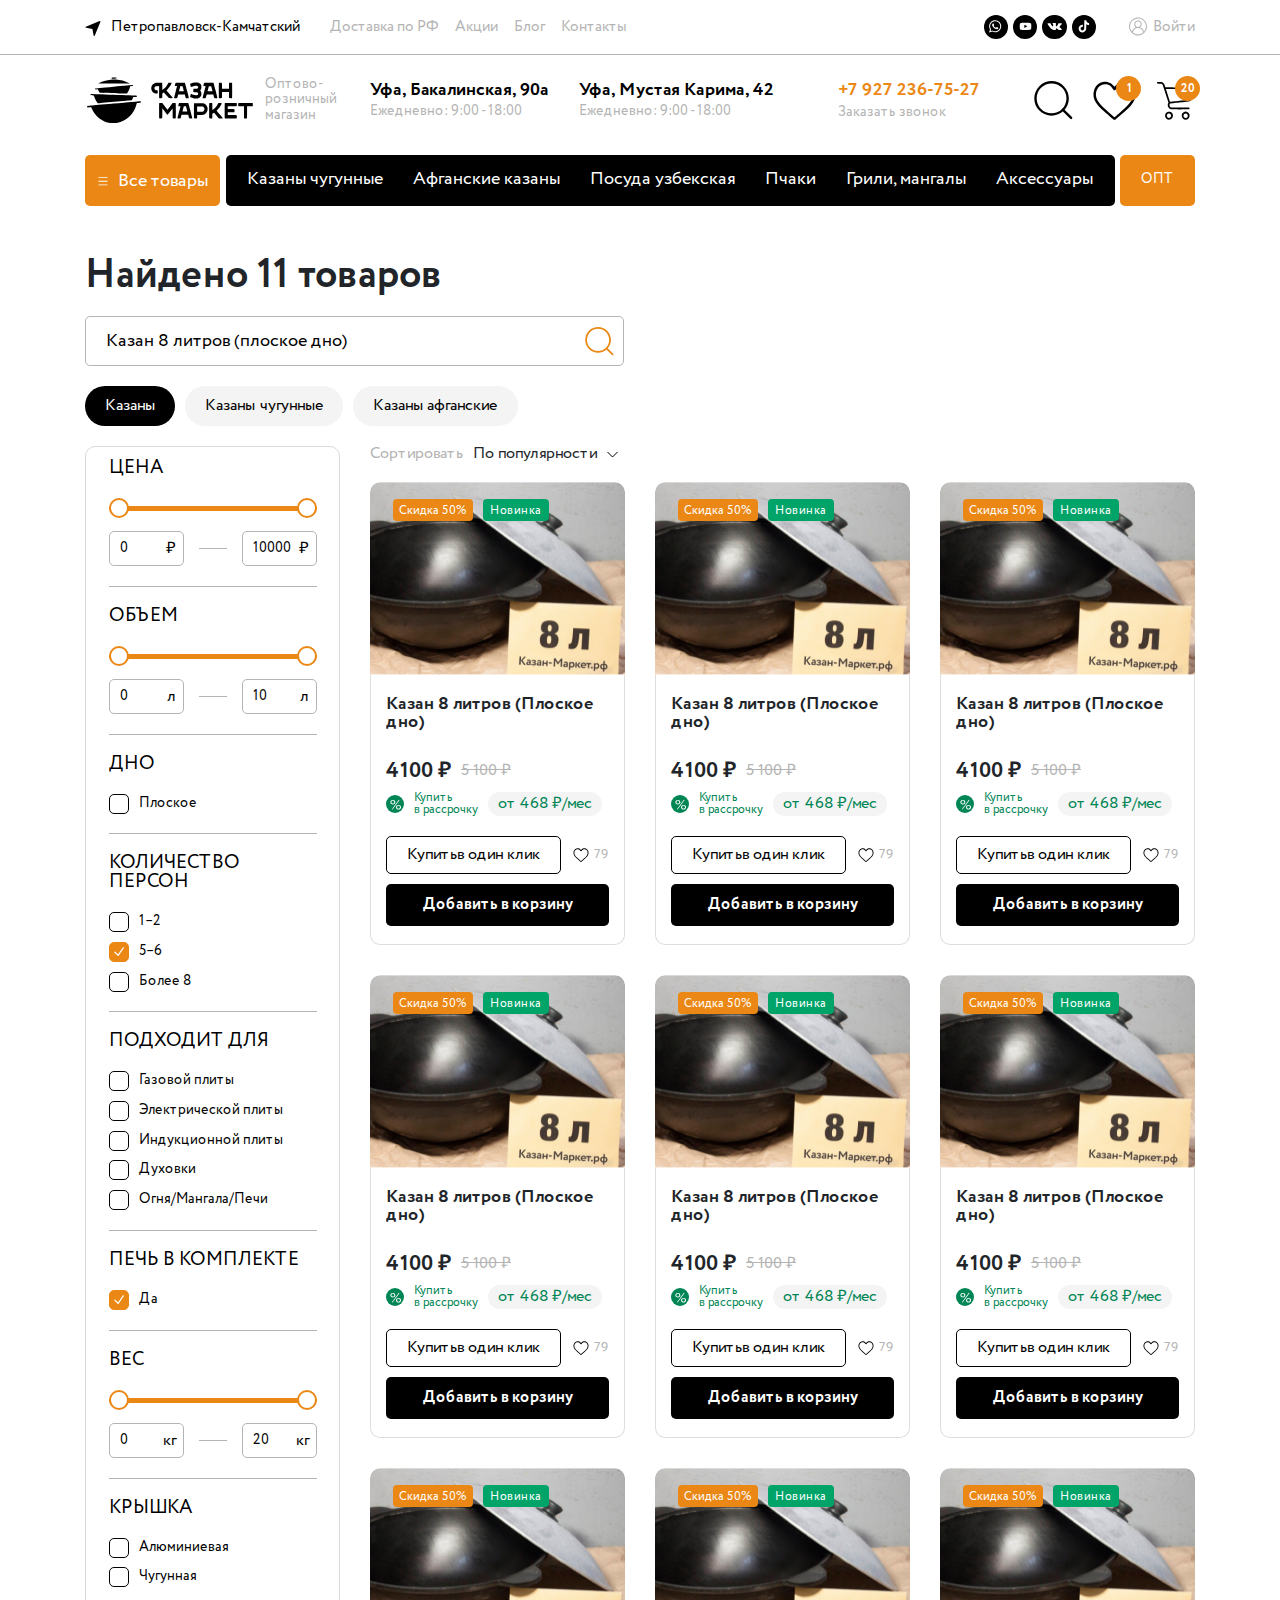
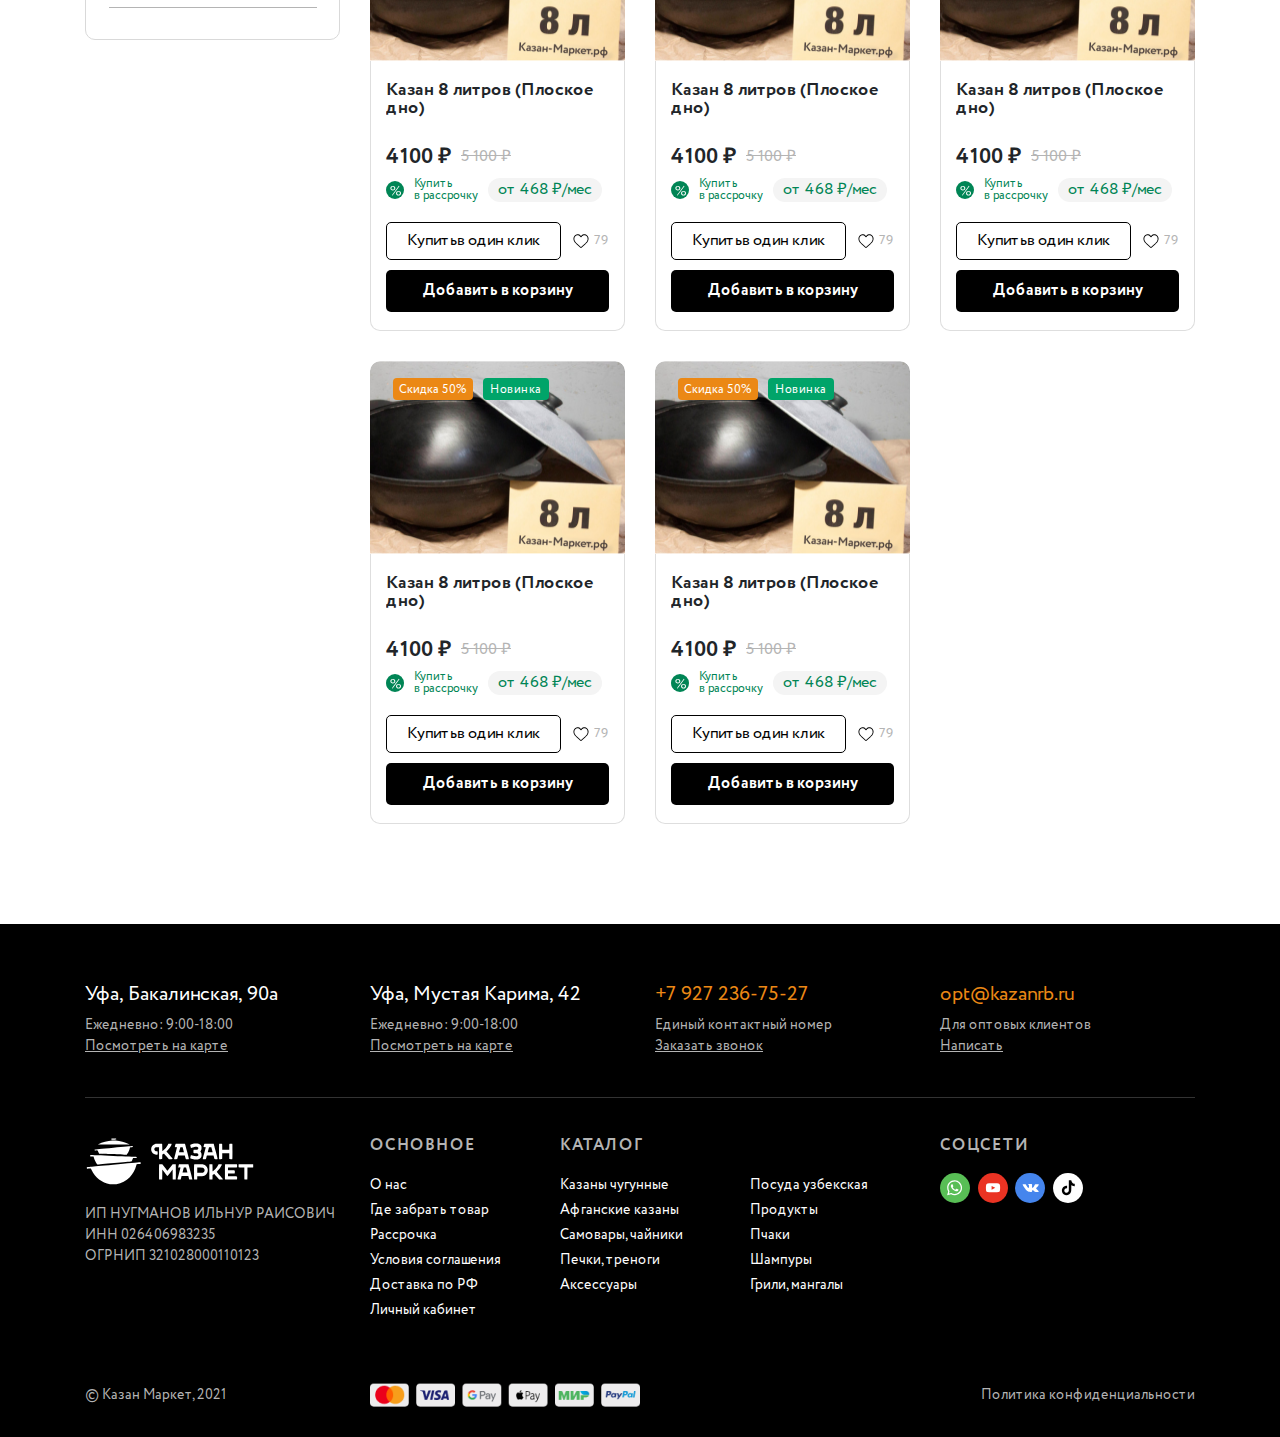
<file: search.html>
<!DOCTYPE html>
<html lang="ru">
  <head>
    <meta charset="UTF-8">
    <meta name="theme-color" content="#10cfe6">
    <meta http-equiv="X-UA-Compatible" content="IE=edge">
    <meta name="viewport" content="initial-scale=1.0, width=device-width">
    <meta name="mobile-web-app-capable" content="yes">
    <meta name="application-name" content="">
    <meta name="apple-mobile-web-app-capable" content="yes">
    <meta name="apple-mobile-web-app-status-bar-style" content="black-translucent">
    <meta name="apple-mobile-web-app-title" content="">
    <meta name="msapplication-TileColor" content="#10cfe6">
    <meta name="msapplication-TileImage" content="./images/favicons/mstile-144x144.png">
    <meta name="msapplication-config" content="./images/favicons/browserconfig.xml">
    <title>Поиск</title>
    <link rel="shortcut icon" href="/images/favicons/favicon.ico">
    <link rel="icon" type="image/png" sizes="16x16" href="./images/favicons/favicon-16x16.png">
    <link rel="icon" type="image/png" sizes="32x32" href="./images/favicons/favicon-32x32.png">
    <link rel="icon" type="image/png" sizes="48x48" href="./images/favicons/favicon-48x48.png">
    <link rel="manifest" href="/images/favicons/manifest.json">
    <link rel="apple-touch-icon" sizes="57x57" href="./images/favicons/apple-touch-icon-57x57.png">
    <link rel="apple-touch-icon" sizes="60x60" href="./images/favicons/apple-touch-icon-60x60.png">
    <link rel="apple-touch-icon" sizes="72x72" href="./images/favicons/apple-touch-icon-72x72.png">
    <link rel="apple-touch-icon" sizes="76x76" href="./images/favicons/apple-touch-icon-76x76.png">
    <link rel="apple-touch-icon" sizes="114x114" href="./images/favicons/apple-touch-icon-114x114.png">
    <link rel="apple-touch-icon" sizes="120x120" href="./images/favicons/apple-touch-icon-120x120.png">
    <link rel="apple-touch-icon" sizes="144x144" href="./images/favicons/apple-touch-icon-144x144.png">
    <link rel="apple-touch-icon" sizes="152x152" href="./images/favicons/apple-touch-icon-152x152.png">
    <link rel="apple-touch-icon" sizes="167x167" href="./images/favicons/apple-touch-icon-167x167.png">
    <link rel="apple-touch-icon" sizes="180x180" href="./images/favicons/apple-touch-icon-180x180.png">
    <link rel="apple-touch-icon" sizes="1024x1024" href="./images/favicons/apple-touch-icon-1024x1024.png">
    <link rel="icon" type="image/png" sizes="228x228" href="./images/favicons/coast-228x228.png">
    <link rel="yandex-tableau-widget" href="./images/favicons/yandex-browser-manifest.json">
    <link rel="stylesheet" href="./css/main.css">
    <script src="/js/splide.min.js"> </script><!--[if lt IE 9]>
    <script src="http://cdnjs.cloudflare.com/ajax/libs/html5shiv/3.7.2/html5shiv.min.js"></script><![endif]-->
  </head>
  <body class="search">
    <div class="page">
      <!--PAGE CONTENT-->
      <div class="page__content">
        <!--HEADER-->
        <header class="header d-flex">
          <div class="header__top container-fluid">
            <div class="container d-flex">
              <button class="user-location btn icon-btn d-flex">
                <svg class="icon icon-location-arrow ">
                  <use xlink:href="./images/sprite.svg#location-arrow"></use>
                </svg><span>Петропавловск-Камчатский</span>
              </button>
              <nav class="header__top-nav d-flex"><a class="header__nav-link" href="#">Доставка по РФ</a><a class="header__nav-link" href="#">Акции</a><a class="header__nav-link" href="#">Блог</a><a class="header__nav-link" href="#">Контакты</a></nav>
              <div class="header__badges"></div>
              <div class="right d-flex">
                <div class="header__community d-flex"><a class="community-link d-flex-center circle" href="#">
                    <svg class="icon icon-whatsapp whatsapp--tiny">
                      <use xlink:href="./images/sprite.svg#whatsapp"></use>
                    </svg></a><a class="community-link d-flex-center circle" href="#">
                    <svg class="icon icon-youtube youtube--tiny">
                      <use xlink:href="./images/sprite.svg#youtube"></use>
                    </svg></a><a class="community-link d-flex-center circle" href="#">
                    <svg class="icon icon-vk vk--tiny">
                      <use xlink:href="./images/sprite.svg#vk"></use>
                    </svg></a><a class="community-link d-flex-center circle" href="#">
                    <svg class="icon icon-tiktok tiktok--tiny">
                      <use xlink:href="./images/sprite.svg#tiktok"></use>
                    </svg></a></div>
                <button class="header__auth btn icon-btn d-flex">
                  <svg class="icon icon-user-circle ">
                    <use xlink:href="./images/sprite.svg#user-circle"></use>
                  </svg><span>Войти</span>
                </button>
              </div>
            </div>
          </div>
          <div class="header__main container d-flex">
            <div class="left d-flex">
              <button class="header__burger-menu-btn d-flex-center btn icon-btn bg-primary">
                <svg class="icon icon-menu ">
                  <use xlink:href="./images/sprite.svg#menu"></use>
                </svg>
              </button>
              <div class="header__logo-container d-flex"><a class="header__logo" href="/">
                  <svg class="icon icon-logo ">
                    <use xlink:href="./images/sprite.svg#logo"></use>
                  </svg></a><span class="header__logo-description">Оптово-розничный магазин </span></div>
              <div class="header__addresses d-flex">
                <div class="header__address">
                  <h3>Уфа, Бакалинская, 90а</h3><span>Ежедневно: 9:00 - 18:00</span>
                </div>
                <div class="header__address">
                  <h3>Уфа, Мустая Карима, 42</h3><span>Ежедневно: 9:00 - 18:00</span>
                </div>
              </div>
            </div>
            <div class="right d-flex">
              <div class="header__call-request d-flex"><a href="call:+79272367527">+7 927 236-75-27</a><span role="button">Заказать звонок</span></div>
              <div class="header__icon-btn-group d-flex">
                <button class="header__icon-btn btn icon-btn">
                  <svg class="icon icon-search ">
                    <use xlink:href="./images/sprite.svg#search"></use>
                  </svg>
                </button>
                <button class="header__icon-btn btn icon-btn">
                  <svg class="icon icon-heart ">
                    <use xlink:href="./images/sprite.svg#heart"></use>
                  </svg><span class="badge">1</span>
                </button>
                <button class="header__icon-btn btn icon-btn">
                  <svg class="icon icon-shopping-cart ">
                    <use xlink:href="./images/sprite.svg#shopping-cart"></use>
                  </svg><span class="badge">20</span>
                </button>
              </div>
            </div>
          </div>
          <div class="header__nav container d-flex">
            <div class="header__burger-menu-container container-fluid">
              <button class="header__burger-menu-btn btn">
                <svg class="icon icon-menu ">
                  <use xlink:href="./images/sprite.svg#menu"></use>
                </svg><span>Все товары</span>
              </button>
              <div class="header__hidden-dropdown">
                <div class="header__burger-menu menu container-fluid">
                  <ul class="menu__categories">
                    <div class="menu__sub-container container-fluid">
                      <li class="menu__link menu__link-arrow">
                        <div class="menu__link-inner"><img src="./images//category_1.png" alt=""><span>Казаны чугунные</span></div>
                      </li>
                      <ul class="menu__sub-categories">
                        <li><a class="menu__sub-link" href="#">
                            <div class="menu__link-inner"><span>Популярные объемы</span></div></a></li>
                        <li><a class="menu__sub-link" href="#">
                            <div class="menu__link-inner"><span>Тестовые товары1</span></div></a></li>
                        <li><a class="menu__sub-link" href="#">
                            <div class="menu__link-inner"><span>Тестовые товары2</span></div></a></li>
                        <li><a class="menu__sub-link" href="#">
                            <div class="menu__link-inner"><span>Тестовые товары3</span></div></a></li>
                        <li><a class="menu__sub-link" href="#">
                            <div class="menu__link-inner"><span>Тестовые товары4</span></div></a></li>
                      </ul>
                    </div>
                    <div class="menu__sub-container container-fluid">
                      <li class="menu__link menu__link-arrow">
                        <div class="menu__link-inner"><img src="./images//category_1.png" alt=""><span>Очень длинное название</span></div>
                      </li>
                      <ul class="menu__sub-categories">
                        <li><a class="menu__sub-link" href="#">
                            <div class="menu__link-inner"><span>Тестовые товары</span></div></a></li>
                        <li><a class="menu__sub-link" href="#">
                            <div class="menu__link-inner"><span>Тестовые товары1</span></div></a></li>
                        <li><a class="menu__sub-link" href="#">
                            <div class="menu__link-inner"><span>Тестовые товары2</span></div></a></li>
                        <li><a class="menu__sub-link" href="#">
                            <div class="menu__link-inner"><span>Тестовые товары3</span></div></a></li>
                        <li><a class="menu__sub-link" href="#">
                            <div class="menu__link-inner"><span>Тестовые товары4</span></div></a></li>
                      </ul>
                    </div>
                    <div class="menu__sub-container container-fluid">
                      <li class="menu__link menu__link-arrow">
                        <div class="menu__link-inner"><img src="./images//category_1.png" alt=""><span>Казаны чугунные2</span></div>
                      </li>
                      <ul class="menu__sub-categories">
                        <li><a class="menu__sub-link" href="#">
                            <div class="menu__link-inner"><span>Тестовые товары</span></div></a></li>
                        <li><a class="menu__sub-link" href="#">
                            <div class="menu__link-inner"><span>Тестовые товары</span></div></a></li>
                        <li><a class="menu__sub-link" href="#">
                            <div class="menu__link-inner"><span>Тестовые товары</span></div></a></li>
                        <li><a class="menu__sub-link" href="#">
                            <div class="menu__link-inner"><span>Тестовые товары</span></div></a></li>
                        <li><a class="menu__sub-link" href="#">
                            <div class="menu__link-inner"><span>Тестовые товары</span></div></a></li>
                      </ul>
                    </div>
                    <div class="menu__sub-container container-fluid">
                      <li class="menu__link menu__link-arrow">
                        <div class="menu__link-inner"><img src="./images//category_1.png" alt=""><span>Казаны чугунные3</span></div>
                      </li>
                      <ul class="menu__sub-categories">
                        <li><a class="menu__sub-link" href="#">
                            <div class="menu__link-inner"><span>Тестовые товары</span></div></a></li>
                        <li><a class="menu__sub-link" href="#">
                            <div class="menu__link-inner"><span>Тестовые товары</span></div></a></li>
                        <li><a class="menu__sub-link" href="#">
                            <div class="menu__link-inner"><span>Тестовые товары</span></div></a></li>
                        <li><a class="menu__sub-link" href="#">
                            <div class="menu__link-inner"><span>Тестовые товары</span></div></a></li>
                        <li><a class="menu__sub-link" href="#">
                            <div class="menu__link-inner"><span>Тестовые товары</span></div></a></li>
                      </ul>
                    </div>
                    <div class="menu__sub-container container-fluid">
                      <li class="menu__link menu__link-arrow">
                        <div class="menu__link-inner"><img src="./images//category_1.png" alt=""><span>Казаны чугунные4</span></div>
                      </li>
                      <ul class="menu__sub-categories">
                        <li><a class="menu__sub-link" href="#">
                            <div class="menu__link-inner"><span>Тестовые товары</span></div></a></li>
                        <li><a class="menu__sub-link" href="#">
                            <div class="menu__link-inner"><span>Тестовые товары</span></div></a></li>
                        <li><a class="menu__sub-link" href="#">
                            <div class="menu__link-inner"><span>Тестовые товары</span></div></a></li>
                        <li><a class="menu__sub-link" href="#">
                            <div class="menu__link-inner"><span>Тестовые товары</span></div></a></li>
                        <li><a class="menu__sub-link" href="#">
                            <div class="menu__link-inner"><span>Тестовые товары</span></div></a></li>
                      </ul>
                    </div>
                    <li><a class="menu__link" href="#">
                        <div class="menu__link-inner"><img src="./images//category_1.png" alt=""><span>Казаны чугунные5</span></div></a></li>
                    <li><a class="menu__link" href="#">
                        <div class="menu__link-inner"><img src="./images//category_1.png" alt=""><span>Казаны чугунные6</span></div></a></li>
                    <li><a class="menu__link" href="#">
                        <div class="menu__link-inner"><img src="./images//category_1.png" alt=""><span>Казаны чугунные7</span></div></a></li>
                    <div class="menu__sub-container container-fluid">
                      <li class="menu__link menu__link-arrow">
                        <div class="menu__link-inner"><img src="./images//category_1.png" alt=""><span>Казаны чугунные8</span></div>
                      </li>
                      <ul class="menu__sub-categories">
                        <li><a class="menu__sub-link" href="#">
                            <div class="menu__link-inner"><span>Тестовые товары</span></div></a></li>
                        <li><a class="menu__sub-link" href="#">
                            <div class="menu__link-inner"><span>Тестовые товары</span></div></a></li>
                        <li><a class="menu__sub-link" href="#">
                            <div class="menu__link-inner"><span>Тестовые товары</span></div></a></li>
                        <li><a class="menu__sub-link" href="#">
                            <div class="menu__link-inner"><span>Тестовые товары</span></div></a></li>
                        <li><a class="menu__sub-link" href="#">
                            <div class="menu__link-inner"><span>Тестовые товары</span></div></a></li>
                      </ul>
                    </div>
                    <li><a class="menu__link" href="#">
                        <div class="menu__link-inner"><img src="./images//category_1.png" alt=""><span>Казаны чугунные9</span></div></a></li>
                    <li><a class="menu__link" href="#">
                        <div class="menu__link-inner"><img src="./images//category_1.png" alt=""><span>Казаны чугунные10</span></div></a></li>
                    <li><a class="menu__link" href="#">
                        <div class="menu__link-inner"><img src="./images//category_1.png" alt=""><span>Казаны чугунные11</span></div></a></li>
                  </ul>
                </div>
                <div class="header__nav-bottom">
                  <div class="container d-flex">
                    <div class="left d-flex">
                      <div class="header__call-request d-flex"><a href="call:+79272367527">+7 927 236-75-27</a><span role="button">Заказать звонок</span></div>
                      <div class="header__addresses d-flex">
                        <div class="header__address">
                          <h3>Уфа, Бакалинская, 90а</h3><span>Ежедневно: 9:00 - 18:00</span>
                        </div>
                        <div class="header__address">
                          <h3>Уфа, Мустая Карима, 42</h3><span>Ежедневно: 9:00 - 18:00</span>
                        </div>
                      </div>
                    </div>
                    <div class="center d-flex">
                      <div class="header__community d-flex"><a class="community-link d-flex-center circle whatsapp--bg-color" href="#">
                          <svg class="icon icon-whatsapp whatsapp--small">
                            <use xlink:href="./images/sprite.svg#whatsapp"></use>
                          </svg></a><a class="community-link d-flex-center circle youtube--bg-color" href="#">
                          <svg class="icon icon-youtube youtube--small">
                            <use xlink:href="./images/sprite.svg#youtube"></use>
                          </svg></a><a class="community-link d-flex-center circle vk--bg-color" href="#">
                          <svg class="icon icon-vk vk--small">
                            <use xlink:href="./images/sprite.svg#vk"></use>
                          </svg></a><a class="community-link d-flex-center circle tiktok--bg-color" href="#">
                          <svg class="icon icon-tiktok tiktok--small">
                            <use xlink:href="./images/sprite.svg#tiktok"></use>
                          </svg></a></div>
                      <div class="header__badges"></div>
                    </div>
                    <div class="right d-flex"><a class="header__opt-link" href="#">ОПТ</a></div>
                  </div>
                </div>
              </div>
            </div>
            <div class="header__nav-bar nav-bar d-flex"><a class="nav-bar__link" href="#">Казаны чугунные</a><a class="nav-bar__link" href="#">Афганские казаны</a><a class="nav-bar__link" href="#">Посуда узбекская</a><a class="nav-bar__link" href="#">Пчаки</a><a class="nav-bar__link" href="#">Грили, мангалы</a><a class="nav-bar__link" href="#">Аксессуары</a></div><a class="header__opt-link" href="#">ОПТ</a>
          </div>
        </header>
        <!--END HEADER-->
        <main class="page__main">
          <div class="page__title container">
            <h1>Найдено 11 товаров</h1>
          </div>
          <div class="container">
            <div class="search__form">
              <input type="text" value="Казан 8 литров (плоское дно)">
              <div class="search__btn-container">
                <button class="btn" type="submit">
                  <svg class="icon icon-search ">
                    <use xlink:href="./images/sprite.svg#search"></use>
                  </svg>
                </button>
              </div>
            </div>
          </div>
          <div class="drag-menu splide">
            <div class="splide__track container">
              <div class="splide__list">
                <div class="drag-menu__item splide__slide active"><span>Казаны</span></div>
                <div class="drag-menu__item splide__slide"><a href="#">Казаны чугунные</a></div>
                <div class="drag-menu__item splide__slide"><a href="#">Казаны афганские</a></div>
              </div>
            </div>
          </div>
          <script>
            document.addEventListener( 'DOMContentLoaded', () => {
            
                const salesHits = new Splide('.drag-menu', {
                    type        : 'slide',
                    gap         : 10,
                    isNavigation: true,
                    arrows      : false,
                    pagination  : false,
                    autoWidth   : true
                }).mount()
                
            } )
          </script>
          <div class="search__main container">
            <aside class="filter-panel" style="padding:11.5px 0">
              <form>
                <div class="filter-panel__option filter-panel__option--price">
                  <h3>Цена</h3>
                  <div class="filter-panel__dual-range">
                    <div class="filter-panel__dual-range-slider">
                      <input type="range" min="0" max="10000" step="100" value="0">
                      <input type="range" min="0" max="10000" step="100" value="10000">
                    </div>
                    <div class="filter-panel__dual-range-fields">
                      <div class="filter-panel__dual-range-field">
                        <input type="text" name="min_price" value="0">
                      </div>
                      <div class="filter-panel__field-divider"></div>
                      <div class="filter-panel__dual-range-field">
                        <input type="text" name="max_price" value="10000">
                      </div>
                    </div>
                  </div>
                </div>
                <div class="filter-panel__option filter-panel__option--volume">
                  <h3>Объем</h3>
                  <div class="filter-panel__dual-range">
                    <div class="filter-panel__dual-range-slider">
                      <input type="range" min="1" max="10" step="1" value="0">
                      <input type="range" min="1" max="10" step="1" value="10">
                    </div>
                    <div class="filter-panel__dual-range-fields">
                      <div class="filter-panel__dual-range-field">
                        <input type="text" name="min_price" value="0">
                      </div>
                      <div class="filter-panel__field-divider"></div>
                      <div class="filter-panel__dual-range-field">
                        <input type="text" name="max_price" value="10">
                      </div>
                    </div>
                  </div>
                </div>
                <div class="filter-panel__option">
                  <h3>дно</h3>
                  <div class="filter-panel__checkbox-group">
                    <label>Плоское
                      <input type="checkbox"><span class="checkmark"></span>
                    </label>
                  </div>
                </div>
                <div class="filter-panel__option">
                  <h3>колИЧЕСТво персон</h3>
                  <div class="filter-panel__checkbox-group">
                    <label>1–2
                      <input type="checkbox"><span class="checkmark"></span>
                    </label>
                    <label>5–6
                      <input type="checkbox" checked="checked"><span class="checkmark"></span>
                    </label>
                    <label>Более 8
                      <input type="checkbox"><span class="checkmark"></span>
                    </label>
                  </div>
                </div>
                <div class="filter-panel__option">
                  <h3>ПОДХОДИТ для</h3>
                  <div class="filter-panel__checkbox-group">
                    <label>Газовой плиты
                      <input type="checkbox"><span class="checkmark"></span>
                    </label>
                    <label>Электрической плиты
                      <input type="checkbox"><span class="checkmark"></span>
                    </label>
                    <label>Индукционной плиты
                      <input type="checkbox"><span class="checkmark"></span>
                    </label>
                    <label>Духовки
                      <input type="checkbox"><span class="checkmark"></span>
                    </label>
                    <label>Огня/Мангала/Печи
                      <input type="checkbox"><span class="checkmark"></span>
                    </label>
                  </div>
                </div>
                <div class="filter-panel__option">
                  <h3>ПЕЧЬ В КОМПЛЕКТЕ</h3>
                  <div class="filter-panel__checkbox-group">
                    <label>Да
                      <input type="checkbox" checked="checked"><span class="checkmark"></span>
                    </label>
                  </div>
                </div>
                <div class="filter-panel__option filter-panel__option--weight">
                  <h3>вес</h3>
                  <div class="filter-panel__dual-range">
                    <div class="filter-panel__dual-range-slider">
                      <input type="range" min="1" max="20" step="1" value="0">
                      <input type="range" min="1" max="20" step="1" value="20">
                    </div>
                    <div class="filter-panel__dual-range-fields">
                      <div class="filter-panel__dual-range-field">
                        <input type="text" name="min_price" value="0">
                      </div>
                      <div class="filter-panel__field-divider"></div>
                      <div class="filter-panel__dual-range-field">
                        <input type="text" name="max_price" value="20">
                      </div>
                    </div>
                  </div>
                </div>
                <div class="filter-panel__option">
                  <h3>крышка</h3>
                  <div class="filter-panel__checkbox-group">
                    <label>Алюминиевая
                      <input type="checkbox"><span class="checkmark"></span>
                    </label>
                    <label>Чугунная
                      <input type="checkbox"><span class="checkmark"></span>
                    </label>
                  </div>
                </div>
              </form>
            </aside>
            <div class="search__content">
              <button class="filter-toggle btn">
                <svg class="icon icon-filter ">
                  <use xlink:href="./images/sprite.svg#filter"></use>
                </svg><span>Фильтры</span>
              </button>
              <div class="search__results">
                <div class="sort-panel"><span>Сортировать</span>
                  <div class="dropdown d-inline-block"><a class="btn dropdown-toggle link-dark" role="button">По популярности</a>
                    <ul class="dropdown-menu" aria-labelledby="dropdownMenuLink">
                      <li><a class="dropdown-item" href="#">По популярности</a></li>
                      <li><a class="dropdown-item" href="#">По возрастанию цены</a></li>
                      <li><a class="dropdown-item" href="#">По убыванию цены</a></li>
                      <li><a class="dropdown-item" href="#">По размеру скидки</a></li>
                      <li><a class="dropdown-item" href="#">Сначала новинки</a></li>
                    </ul>
                  </div>
                </div>
                <div class="result-list">
                  <div class="product-card">
                    <div class="product-card__thumb"><img class="product-card__thumb_img" src="./images/product.png" alt=""/>
                      <div class="product-tag">
                        <div class="product-tag__discount"><span>Скидка 50%</span></div>
                        <div class="product-tag__new"> <span>Новинка</span></div>
                      </div>
                    </div>
                    <div class="product-card__info">
                      <div class="product-card__title"> <span>Казан 8 литров  (Плоское дно)</span></div>
                      <div class="product-card__info-bottom">
                        <div class="product-card__price"><span class="price">4100 ₽</span><span class="old-price">5 100 ₽</span></div>
                        <div class="product-installment">
                          <div class="product-installment__icon circle">
                            <svg class="icon icon-percent ">
                              <use xlink:href="./images/sprite.svg#percent"></use>
                            </svg>
                          </div>
                          <div class="product-installment__text"><span>Купить </span><br class="d-none d-md-block"/><span>в рассрочку</span></div>
                          <div class="product-installment__plan"> <span>от 468 ₽/мес</span></div>
                        </div>
                        <div class="product-card__button-group">
                          <div class="product-card__row">
                            <button class="product-card__one-click-buy button"><span>Купить </span><span class="d-none d-sm-inline">в один клик</span></button>
                            <div class="product-card__like">
                              <button class="btn icon-btn">
                                <svg class="icon icon-heart ">
                                  <use xlink:href="./images/sprite.svg#heart"></use>
                                </svg>
                              </button><span class="d-none d-sm-inline">79</span>
                            </div>
                          </div>
                          <button class="product-card__add-to-cart btn"><span class="d-none d-sm-block">Добавить в корзину</span><span class="d-sm-none">В корзину</span></button>
                        </div>
                      </div>
                    </div>
                  </div>
                  <div class="product-card">
                    <div class="product-card__thumb"><img class="product-card__thumb_img" src="./images/product.png" alt=""/>
                      <div class="product-tag">
                        <div class="product-tag__discount"><span>Скидка 50%</span></div>
                        <div class="product-tag__new"> <span>Новинка</span></div>
                      </div>
                    </div>
                    <div class="product-card__info">
                      <div class="product-card__title"> <span>Казан 8 литров  (Плоское дно)</span></div>
                      <div class="product-card__info-bottom">
                        <div class="product-card__price"><span class="price">4100 ₽</span><span class="old-price">5 100 ₽</span></div>
                        <div class="product-installment">
                          <div class="product-installment__icon circle">
                            <svg class="icon icon-percent ">
                              <use xlink:href="./images/sprite.svg#percent"></use>
                            </svg>
                          </div>
                          <div class="product-installment__text"><span>Купить </span><br class="d-none d-md-block"/><span>в рассрочку</span></div>
                          <div class="product-installment__plan"> <span>от 468 ₽/мес</span></div>
                        </div>
                        <div class="product-card__button-group">
                          <div class="product-card__row">
                            <button class="product-card__one-click-buy button"><span>Купить </span><span class="d-none d-sm-inline">в один клик</span></button>
                            <div class="product-card__like">
                              <button class="btn icon-btn">
                                <svg class="icon icon-heart ">
                                  <use xlink:href="./images/sprite.svg#heart"></use>
                                </svg>
                              </button><span class="d-none d-sm-inline">79</span>
                            </div>
                          </div>
                          <button class="product-card__add-to-cart btn"><span class="d-none d-sm-block">Добавить в корзину</span><span class="d-sm-none">В корзину</span></button>
                        </div>
                      </div>
                    </div>
                  </div>
                  <div class="product-card">
                    <div class="product-card__thumb"><img class="product-card__thumb_img" src="./images/product.png" alt=""/>
                      <div class="product-tag">
                        <div class="product-tag__discount"><span>Скидка 50%</span></div>
                        <div class="product-tag__new"> <span>Новинка</span></div>
                      </div>
                    </div>
                    <div class="product-card__info">
                      <div class="product-card__title"> <span>Казан 8 литров  (Плоское дно)</span></div>
                      <div class="product-card__info-bottom">
                        <div class="product-card__price"><span class="price">4100 ₽</span><span class="old-price">5 100 ₽</span></div>
                        <div class="product-installment">
                          <div class="product-installment__icon circle">
                            <svg class="icon icon-percent ">
                              <use xlink:href="./images/sprite.svg#percent"></use>
                            </svg>
                          </div>
                          <div class="product-installment__text"><span>Купить </span><br class="d-none d-md-block"/><span>в рассрочку</span></div>
                          <div class="product-installment__plan"> <span>от 468 ₽/мес</span></div>
                        </div>
                        <div class="product-card__button-group">
                          <div class="product-card__row">
                            <button class="product-card__one-click-buy button"><span>Купить </span><span class="d-none d-sm-inline">в один клик</span></button>
                            <div class="product-card__like">
                              <button class="btn icon-btn">
                                <svg class="icon icon-heart ">
                                  <use xlink:href="./images/sprite.svg#heart"></use>
                                </svg>
                              </button><span class="d-none d-sm-inline">79</span>
                            </div>
                          </div>
                          <button class="product-card__add-to-cart btn"><span class="d-none d-sm-block">Добавить в корзину</span><span class="d-sm-none">В корзину</span></button>
                        </div>
                      </div>
                    </div>
                  </div>
                  <div class="product-card">
                    <div class="product-card__thumb"><img class="product-card__thumb_img" src="./images/product.png" alt=""/>
                      <div class="product-tag">
                        <div class="product-tag__discount"><span>Скидка 50%</span></div>
                        <div class="product-tag__new"> <span>Новинка</span></div>
                      </div>
                    </div>
                    <div class="product-card__info">
                      <div class="product-card__title"> <span>Казан 8 литров  (Плоское дно)</span></div>
                      <div class="product-card__info-bottom">
                        <div class="product-card__price"><span class="price">4100 ₽</span><span class="old-price">5 100 ₽</span></div>
                        <div class="product-installment">
                          <div class="product-installment__icon circle">
                            <svg class="icon icon-percent ">
                              <use xlink:href="./images/sprite.svg#percent"></use>
                            </svg>
                          </div>
                          <div class="product-installment__text"><span>Купить </span><br class="d-none d-md-block"/><span>в рассрочку</span></div>
                          <div class="product-installment__plan"> <span>от 468 ₽/мес</span></div>
                        </div>
                        <div class="product-card__button-group">
                          <div class="product-card__row">
                            <button class="product-card__one-click-buy button"><span>Купить </span><span class="d-none d-sm-inline">в один клик</span></button>
                            <div class="product-card__like">
                              <button class="btn icon-btn">
                                <svg class="icon icon-heart ">
                                  <use xlink:href="./images/sprite.svg#heart"></use>
                                </svg>
                              </button><span class="d-none d-sm-inline">79</span>
                            </div>
                          </div>
                          <button class="product-card__add-to-cart btn"><span class="d-none d-sm-block">Добавить в корзину</span><span class="d-sm-none">В корзину</span></button>
                        </div>
                      </div>
                    </div>
                  </div>
                  <div class="product-card">
                    <div class="product-card__thumb"><img class="product-card__thumb_img" src="./images/product.png" alt=""/>
                      <div class="product-tag">
                        <div class="product-tag__discount"><span>Скидка 50%</span></div>
                        <div class="product-tag__new"> <span>Новинка</span></div>
                      </div>
                    </div>
                    <div class="product-card__info">
                      <div class="product-card__title"> <span>Казан 8 литров  (Плоское дно)</span></div>
                      <div class="product-card__info-bottom">
                        <div class="product-card__price"><span class="price">4100 ₽</span><span class="old-price">5 100 ₽</span></div>
                        <div class="product-installment">
                          <div class="product-installment__icon circle">
                            <svg class="icon icon-percent ">
                              <use xlink:href="./images/sprite.svg#percent"></use>
                            </svg>
                          </div>
                          <div class="product-installment__text"><span>Купить </span><br class="d-none d-md-block"/><span>в рассрочку</span></div>
                          <div class="product-installment__plan"> <span>от 468 ₽/мес</span></div>
                        </div>
                        <div class="product-card__button-group">
                          <div class="product-card__row">
                            <button class="product-card__one-click-buy button"><span>Купить </span><span class="d-none d-sm-inline">в один клик</span></button>
                            <div class="product-card__like">
                              <button class="btn icon-btn">
                                <svg class="icon icon-heart ">
                                  <use xlink:href="./images/sprite.svg#heart"></use>
                                </svg>
                              </button><span class="d-none d-sm-inline">79</span>
                            </div>
                          </div>
                          <button class="product-card__add-to-cart btn"><span class="d-none d-sm-block">Добавить в корзину</span><span class="d-sm-none">В корзину</span></button>
                        </div>
                      </div>
                    </div>
                  </div>
                  <div class="product-card">
                    <div class="product-card__thumb"><img class="product-card__thumb_img" src="./images/product.png" alt=""/>
                      <div class="product-tag">
                        <div class="product-tag__discount"><span>Скидка 50%</span></div>
                        <div class="product-tag__new"> <span>Новинка</span></div>
                      </div>
                    </div>
                    <div class="product-card__info">
                      <div class="product-card__title"> <span>Казан 8 литров  (Плоское дно)</span></div>
                      <div class="product-card__info-bottom">
                        <div class="product-card__price"><span class="price">4100 ₽</span><span class="old-price">5 100 ₽</span></div>
                        <div class="product-installment">
                          <div class="product-installment__icon circle">
                            <svg class="icon icon-percent ">
                              <use xlink:href="./images/sprite.svg#percent"></use>
                            </svg>
                          </div>
                          <div class="product-installment__text"><span>Купить </span><br class="d-none d-md-block"/><span>в рассрочку</span></div>
                          <div class="product-installment__plan"> <span>от 468 ₽/мес</span></div>
                        </div>
                        <div class="product-card__button-group">
                          <div class="product-card__row">
                            <button class="product-card__one-click-buy button"><span>Купить </span><span class="d-none d-sm-inline">в один клик</span></button>
                            <div class="product-card__like">
                              <button class="btn icon-btn">
                                <svg class="icon icon-heart ">
                                  <use xlink:href="./images/sprite.svg#heart"></use>
                                </svg>
                              </button><span class="d-none d-sm-inline">79</span>
                            </div>
                          </div>
                          <button class="product-card__add-to-cart btn"><span class="d-none d-sm-block">Добавить в корзину</span><span class="d-sm-none">В корзину</span></button>
                        </div>
                      </div>
                    </div>
                  </div>
                  <div class="product-card">
                    <div class="product-card__thumb"><img class="product-card__thumb_img" src="./images/product.png" alt=""/>
                      <div class="product-tag">
                        <div class="product-tag__discount"><span>Скидка 50%</span></div>
                        <div class="product-tag__new"> <span>Новинка</span></div>
                      </div>
                    </div>
                    <div class="product-card__info">
                      <div class="product-card__title"> <span>Казан 8 литров  (Плоское дно)</span></div>
                      <div class="product-card__info-bottom">
                        <div class="product-card__price"><span class="price">4100 ₽</span><span class="old-price">5 100 ₽</span></div>
                        <div class="product-installment">
                          <div class="product-installment__icon circle">
                            <svg class="icon icon-percent ">
                              <use xlink:href="./images/sprite.svg#percent"></use>
                            </svg>
                          </div>
                          <div class="product-installment__text"><span>Купить </span><br class="d-none d-md-block"/><span>в рассрочку</span></div>
                          <div class="product-installment__plan"> <span>от 468 ₽/мес</span></div>
                        </div>
                        <div class="product-card__button-group">
                          <div class="product-card__row">
                            <button class="product-card__one-click-buy button"><span>Купить </span><span class="d-none d-sm-inline">в один клик</span></button>
                            <div class="product-card__like">
                              <button class="btn icon-btn">
                                <svg class="icon icon-heart ">
                                  <use xlink:href="./images/sprite.svg#heart"></use>
                                </svg>
                              </button><span class="d-none d-sm-inline">79</span>
                            </div>
                          </div>
                          <button class="product-card__add-to-cart btn"><span class="d-none d-sm-block">Добавить в корзину</span><span class="d-sm-none">В корзину</span></button>
                        </div>
                      </div>
                    </div>
                  </div>
                  <div class="product-card">
                    <div class="product-card__thumb"><img class="product-card__thumb_img" src="./images/product.png" alt=""/>
                      <div class="product-tag">
                        <div class="product-tag__discount"><span>Скидка 50%</span></div>
                        <div class="product-tag__new"> <span>Новинка</span></div>
                      </div>
                    </div>
                    <div class="product-card__info">
                      <div class="product-card__title"> <span>Казан 8 литров  (Плоское дно)</span></div>
                      <div class="product-card__info-bottom">
                        <div class="product-card__price"><span class="price">4100 ₽</span><span class="old-price">5 100 ₽</span></div>
                        <div class="product-installment">
                          <div class="product-installment__icon circle">
                            <svg class="icon icon-percent ">
                              <use xlink:href="./images/sprite.svg#percent"></use>
                            </svg>
                          </div>
                          <div class="product-installment__text"><span>Купить </span><br class="d-none d-md-block"/><span>в рассрочку</span></div>
                          <div class="product-installment__plan"> <span>от 468 ₽/мес</span></div>
                        </div>
                        <div class="product-card__button-group">
                          <div class="product-card__row">
                            <button class="product-card__one-click-buy button"><span>Купить </span><span class="d-none d-sm-inline">в один клик</span></button>
                            <div class="product-card__like">
                              <button class="btn icon-btn">
                                <svg class="icon icon-heart ">
                                  <use xlink:href="./images/sprite.svg#heart"></use>
                                </svg>
                              </button><span class="d-none d-sm-inline">79</span>
                            </div>
                          </div>
                          <button class="product-card__add-to-cart btn"><span class="d-none d-sm-block">Добавить в корзину</span><span class="d-sm-none">В корзину</span></button>
                        </div>
                      </div>
                    </div>
                  </div>
                  <div class="product-card">
                    <div class="product-card__thumb"><img class="product-card__thumb_img" src="./images/product.png" alt=""/>
                      <div class="product-tag">
                        <div class="product-tag__discount"><span>Скидка 50%</span></div>
                        <div class="product-tag__new"> <span>Новинка</span></div>
                      </div>
                    </div>
                    <div class="product-card__info">
                      <div class="product-card__title"> <span>Казан 8 литров  (Плоское дно)</span></div>
                      <div class="product-card__info-bottom">
                        <div class="product-card__price"><span class="price">4100 ₽</span><span class="old-price">5 100 ₽</span></div>
                        <div class="product-installment">
                          <div class="product-installment__icon circle">
                            <svg class="icon icon-percent ">
                              <use xlink:href="./images/sprite.svg#percent"></use>
                            </svg>
                          </div>
                          <div class="product-installment__text"><span>Купить </span><br class="d-none d-md-block"/><span>в рассрочку</span></div>
                          <div class="product-installment__plan"> <span>от 468 ₽/мес</span></div>
                        </div>
                        <div class="product-card__button-group">
                          <div class="product-card__row">
                            <button class="product-card__one-click-buy button"><span>Купить </span><span class="d-none d-sm-inline">в один клик</span></button>
                            <div class="product-card__like">
                              <button class="btn icon-btn">
                                <svg class="icon icon-heart ">
                                  <use xlink:href="./images/sprite.svg#heart"></use>
                                </svg>
                              </button><span class="d-none d-sm-inline">79</span>
                            </div>
                          </div>
                          <button class="product-card__add-to-cart btn"><span class="d-none d-sm-block">Добавить в корзину</span><span class="d-sm-none">В корзину</span></button>
                        </div>
                      </div>
                    </div>
                  </div>
                  <div class="product-card">
                    <div class="product-card__thumb"><img class="product-card__thumb_img" src="./images/product.png" alt=""/>
                      <div class="product-tag">
                        <div class="product-tag__discount"><span>Скидка 50%</span></div>
                        <div class="product-tag__new"> <span>Новинка</span></div>
                      </div>
                    </div>
                    <div class="product-card__info">
                      <div class="product-card__title"> <span>Казан 8 литров  (Плоское дно)</span></div>
                      <div class="product-card__info-bottom">
                        <div class="product-card__price"><span class="price">4100 ₽</span><span class="old-price">5 100 ₽</span></div>
                        <div class="product-installment">
                          <div class="product-installment__icon circle">
                            <svg class="icon icon-percent ">
                              <use xlink:href="./images/sprite.svg#percent"></use>
                            </svg>
                          </div>
                          <div class="product-installment__text"><span>Купить </span><br class="d-none d-md-block"/><span>в рассрочку</span></div>
                          <div class="product-installment__plan"> <span>от 468 ₽/мес</span></div>
                        </div>
                        <div class="product-card__button-group">
                          <div class="product-card__row">
                            <button class="product-card__one-click-buy button"><span>Купить </span><span class="d-none d-sm-inline">в один клик</span></button>
                            <div class="product-card__like">
                              <button class="btn icon-btn">
                                <svg class="icon icon-heart ">
                                  <use xlink:href="./images/sprite.svg#heart"></use>
                                </svg>
                              </button><span class="d-none d-sm-inline">79</span>
                            </div>
                          </div>
                          <button class="product-card__add-to-cart btn"><span class="d-none d-sm-block">Добавить в корзину</span><span class="d-sm-none">В корзину</span></button>
                        </div>
                      </div>
                    </div>
                  </div>
                  <div class="product-card">
                    <div class="product-card__thumb"><img class="product-card__thumb_img" src="./images/product.png" alt=""/>
                      <div class="product-tag">
                        <div class="product-tag__discount"><span>Скидка 50%</span></div>
                        <div class="product-tag__new"> <span>Новинка</span></div>
                      </div>
                    </div>
                    <div class="product-card__info">
                      <div class="product-card__title"> <span>Казан 8 литров  (Плоское дно)</span></div>
                      <div class="product-card__info-bottom">
                        <div class="product-card__price"><span class="price">4100 ₽</span><span class="old-price">5 100 ₽</span></div>
                        <div class="product-installment">
                          <div class="product-installment__icon circle">
                            <svg class="icon icon-percent ">
                              <use xlink:href="./images/sprite.svg#percent"></use>
                            </svg>
                          </div>
                          <div class="product-installment__text"><span>Купить </span><br class="d-none d-md-block"/><span>в рассрочку</span></div>
                          <div class="product-installment__plan"> <span>от 468 ₽/мес</span></div>
                        </div>
                        <div class="product-card__button-group">
                          <div class="product-card__row">
                            <button class="product-card__one-click-buy button"><span>Купить </span><span class="d-none d-sm-inline">в один клик</span></button>
                            <div class="product-card__like">
                              <button class="btn icon-btn">
                                <svg class="icon icon-heart ">
                                  <use xlink:href="./images/sprite.svg#heart"></use>
                                </svg>
                              </button><span class="d-none d-sm-inline">79</span>
                            </div>
                          </div>
                          <button class="product-card__add-to-cart btn"><span class="d-none d-sm-block">Добавить в корзину</span><span class="d-sm-none">В корзину</span></button>
                        </div>
                      </div>
                    </div>
                  </div>
                </div>
              </div>
            </div>
          </div>
        </main>
      </div>
      <!--END PAGE CONTENT-->
      <footer class="footer">
        <div class="container">
          <div class="footer__top">
            <div class="contacts">
              <div class="contacts__item">
                <div class="contacts__link"><span>Уфа, Бакалинская, 90a</span></div>
                <div class="contacts__text"><span>Ежедневно: 9:00-18:00</span><br><a class="contacts__text-link" href="#">Посмотреть на карте</a></div>
              </div>
              <div class="contacts__item">
                <div class="contacts__link"><span>Уфа, Мустая Карима, 42</span></div>
                <div class="contacts__text"><span>Ежедневно: 9:00-18:00</span><br><a class="contacts__text-link" href="#">Посмотреть на карте</a></div>
              </div>
              <div class="contacts__item">
                <div class="contacts__link text-primary"><span>+7 927 236-75-27</span></div>
                <div class="contacts__text"><span>Единый контактный номер</span><br><a class="contacts__text-link" href="#">Заказать звонок</a></div>
              </div>
              <div class="contacts__item">
                <div class="contacts__link text-primary"><span>opt@kazanrb.ru</span></div>
                <div class="contacts__text"><span>Для оптовых клиентов</span><br><a class="contacts__text-link" href="#">Написать</a></div>
              </div>
            </div>
          </div>
          <div class="footer__main">
            <ul class="footer__column">
              <li class="footer__logo-container"><a href="#"> 
                  <svg class="icon icon-logo footer__logo">
                    <use xlink:href="./images/sprite.svg#logo"></use>
                  </svg></a></li>
              <li class="organization-info uppercase"><span>ИП НУГМАНОВ ИЛЬНУР РАИСОВИЧ</span><br><span>ИНН 026406983235</span><br><span>ОГРНИП 321028000110123</span></li>
            </ul>
            <ul class="footer__column">
              <li class="footer__column-header"><span>Основное</span></li>
              <li class="footer__column-link"><a href="#"> О нас</a></li>
              <li class="footer__column-link"><a href="#"> Где забрать товар</a></li>
              <li class="footer__column-link"><a href="#"> Рассрочка</a></li>
              <li class="footer__column-link"><a href="#"> Условия соглашения</a></li>
              <li class="footer__column-link"><a href="#"> Доставка по РФ</a></li>
              <li class="footer__column-link"><a href="#"> Личный кабинет</a></li>
            </ul>
            <ul class="footer__column">
              <li class="footer__column-header"><span>КАТАЛОГ</span></li>
              <li class="footer__column-link"><a href="#"> Казаны чугунные</a></li>
              <li class="footer__column-link"><a href="#"> Афганские казаны</a></li>
              <li class="footer__column-link"><a href="#"> Самовары, чайники</a></li>
              <li class="footer__column-link"><a href="#"> Печки, треноги</a></li>
              <li class="footer__column-link"><a href="#"> Аксессуары</a></li>
              <li class="footer__column-link d-xl-none"><a href="#"> Посуда узбекская</a></li>
              <li class="footer__column-link d-xl-none"><a href="#"> Продукты</a></li>
              <li class="footer__column-link d-xl-none"><a href="#"> Пчаки</a></li>
              <li class="footer__column-link d-xl-none"><a href="#"> Шампуры</a></li>
              <li class="footer__column-link d-xl-none"><a href="#"> Грили, мангалы</a></li>
            </ul>
            <ul class="footer__column d-none d-xl-block">
              <li class="footer__column-header"></li>
              <li class="footer__column-link"><a href="#"> Посуда узбекская</a></li>
              <li class="footer__column-link"><a href="#"> Продукты</a></li>
              <li class="footer__column-link"><a href="#"> Пчаки</a></li>
              <li class="footer__column-link"><a href="#"> Шампуры</a></li>
              <li class="footer__column-link"><a href="#"> Грили, мангалы</a></li>
            </ul>
            <ul class="footer__column footer__community">
              <li class="footer__column-header"><span>Соцсети</span></li>
              <ul class="footer__community-container">
                <li class="footer__community-link whatsapp circle"><a class="btn" href="#">
                    <svg class="icon icon-whatsapp whatsapp--small">
                      <use xlink:href="./images/sprite.svg#whatsapp"></use>
                    </svg></a></li>
                <li class="footer__community-link youtube circle"><a class="btn" href="#">
                    <svg class="icon icon-youtube youtube--small">
                      <use xlink:href="./images/sprite.svg#youtube"></use>
                    </svg></a></li>
                <li class="footer__community-link vk circle"><a class="btn" href="#">
                    <svg class="icon icon-vk vk--small">
                      <use xlink:href="./images/sprite.svg#vk"></use>
                    </svg></a></li>
                <li class="footer__community-link tiktok circle"><a class="btn" href="#">
                    <svg class="icon icon-tiktok tiktok--small">
                      <use xlink:href="./images/sprite.svg#tiktok"></use>
                    </svg></a></li>
              </ul>
            </ul>
          </div>
          <div class="footer__bottom">
            <div class="copyright"><span>© Казан Маркет, 2021</span></div>
            <div class="payment-methods"><img src="./images//payment-methods.png" alt=""></div>
            <div class="privacy-policy"><a href="#">Политика конфиденциальности </a></div>
          </div>
        </div>
      </footer>
    </div>
    <script src="./js/main.js"></script>
  </body>
</html>
</file>
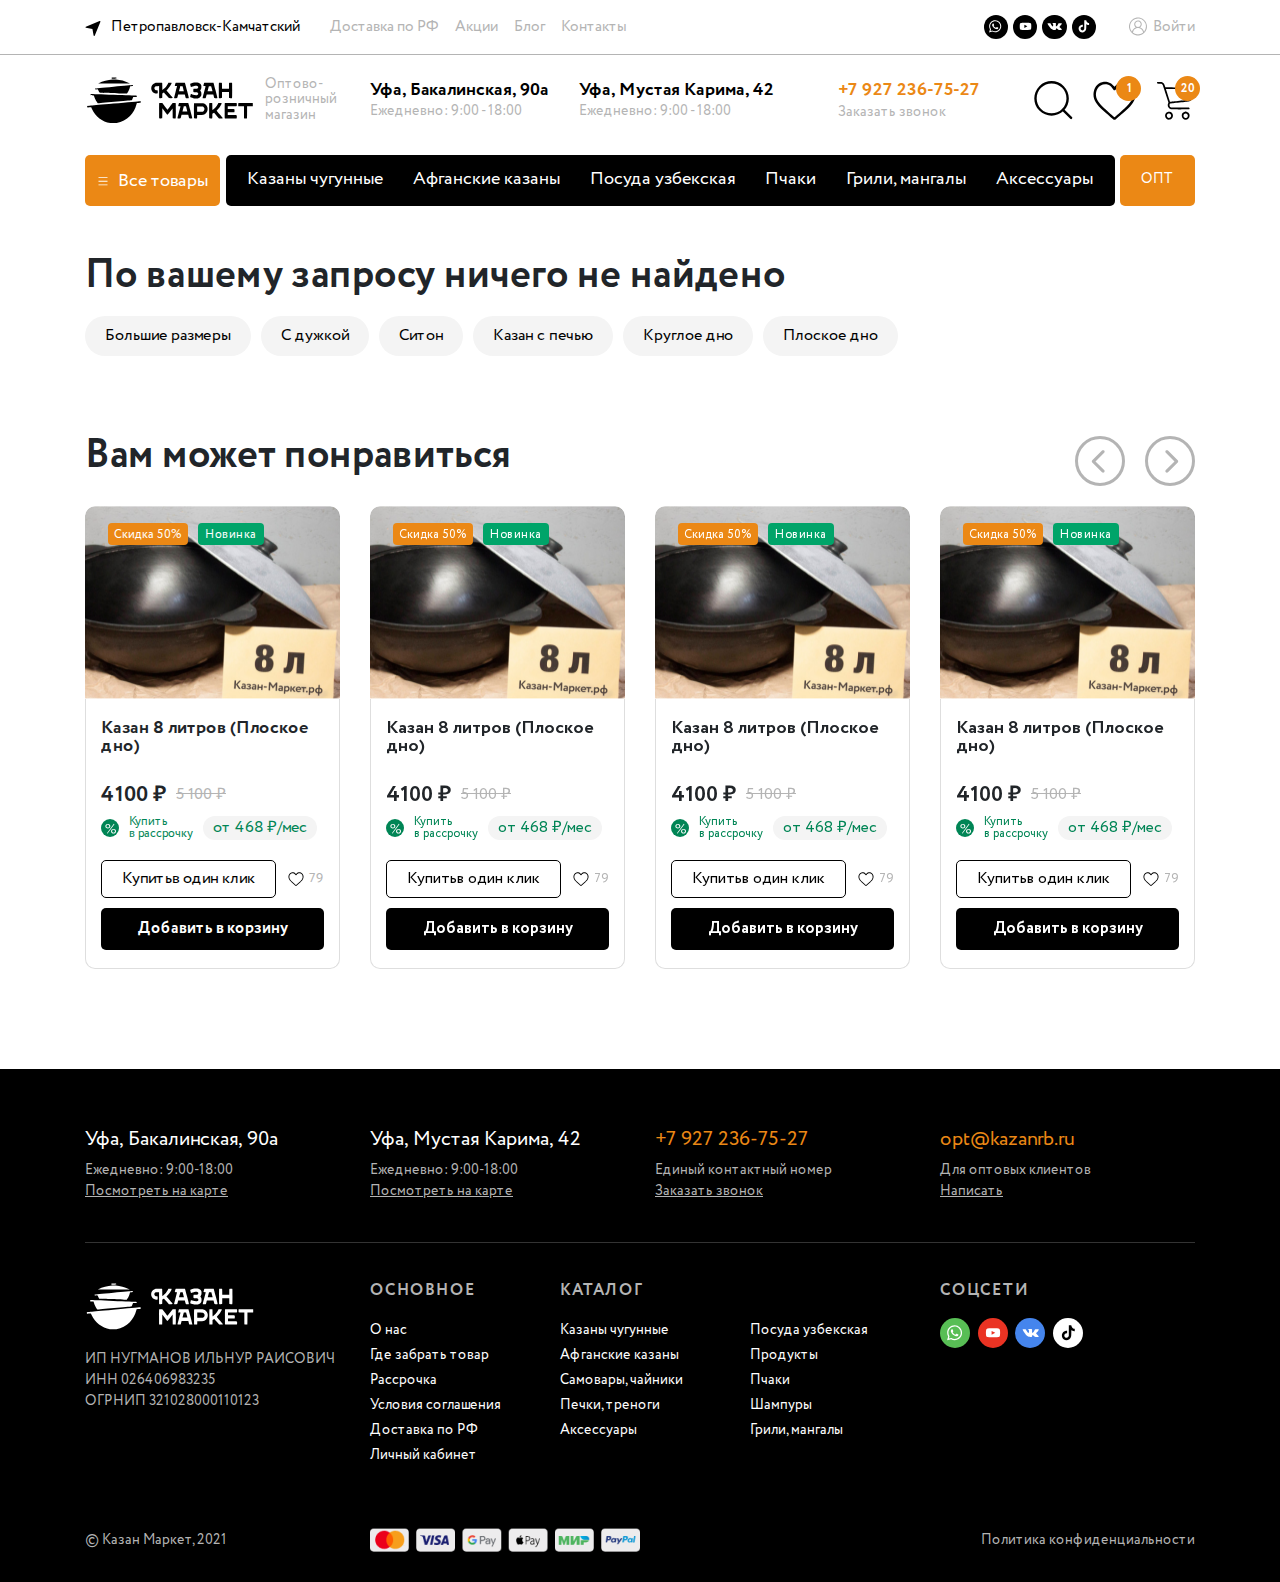
<file: search_empty.html>
<!DOCTYPE html>
<html lang="ru">
  <head>
    <meta charset="UTF-8">
    <meta name="theme-color" content="#10cfe6">
    <meta http-equiv="X-UA-Compatible" content="IE=edge">
    <meta name="viewport" content="initial-scale=1.0, width=device-width">
    <meta name="mobile-web-app-capable" content="yes">
    <meta name="application-name" content="">
    <meta name="apple-mobile-web-app-capable" content="yes">
    <meta name="apple-mobile-web-app-status-bar-style" content="black-translucent">
    <meta name="apple-mobile-web-app-title" content="">
    <meta name="msapplication-TileColor" content="#10cfe6">
    <meta name="msapplication-TileImage" content="./images/favicons/mstile-144x144.png">
    <meta name="msapplication-config" content="./images/favicons/browserconfig.xml">
    <title>Поиск</title>
    <link rel="shortcut icon" href="/images/favicons/favicon.ico">
    <link rel="icon" type="image/png" sizes="16x16" href="./images/favicons/favicon-16x16.png">
    <link rel="icon" type="image/png" sizes="32x32" href="./images/favicons/favicon-32x32.png">
    <link rel="icon" type="image/png" sizes="48x48" href="./images/favicons/favicon-48x48.png">
    <link rel="manifest" href="/images/favicons/manifest.json">
    <link rel="apple-touch-icon" sizes="57x57" href="./images/favicons/apple-touch-icon-57x57.png">
    <link rel="apple-touch-icon" sizes="60x60" href="./images/favicons/apple-touch-icon-60x60.png">
    <link rel="apple-touch-icon" sizes="72x72" href="./images/favicons/apple-touch-icon-72x72.png">
    <link rel="apple-touch-icon" sizes="76x76" href="./images/favicons/apple-touch-icon-76x76.png">
    <link rel="apple-touch-icon" sizes="114x114" href="./images/favicons/apple-touch-icon-114x114.png">
    <link rel="apple-touch-icon" sizes="120x120" href="./images/favicons/apple-touch-icon-120x120.png">
    <link rel="apple-touch-icon" sizes="144x144" href="./images/favicons/apple-touch-icon-144x144.png">
    <link rel="apple-touch-icon" sizes="152x152" href="./images/favicons/apple-touch-icon-152x152.png">
    <link rel="apple-touch-icon" sizes="167x167" href="./images/favicons/apple-touch-icon-167x167.png">
    <link rel="apple-touch-icon" sizes="180x180" href="./images/favicons/apple-touch-icon-180x180.png">
    <link rel="apple-touch-icon" sizes="1024x1024" href="./images/favicons/apple-touch-icon-1024x1024.png">
    <link rel="icon" type="image/png" sizes="228x228" href="./images/favicons/coast-228x228.png">
    <link rel="yandex-tableau-widget" href="./images/favicons/yandex-browser-manifest.json">
    <link rel="stylesheet" href="./css/main.css">
    <script src="/js/splide.min.js"> </script><!--[if lt IE 9]>
    <script src="http://cdnjs.cloudflare.com/ajax/libs/html5shiv/3.7.2/html5shiv.min.js"></script><![endif]-->
  </head>
  <body class="search">
    <div class="page">
      <!--PAGE CONTENT-->
      <div class="page__content">
        <!--HEADER-->
        <header class="header d-flex">
          <div class="header__top container-fluid">
            <div class="container d-flex">
              <button class="user-location btn icon-btn d-flex">
                <svg class="icon icon-location-arrow ">
                  <use xlink:href="./images/sprite.svg#location-arrow"></use>
                </svg><span>Петропавловск-Камчатский</span>
              </button>
              <nav class="header__top-nav d-flex"><a class="header__nav-link" href="#">Доставка по РФ</a><a class="header__nav-link" href="#">Акции</a><a class="header__nav-link" href="#">Блог</a><a class="header__nav-link" href="#">Контакты</a></nav>
              <div class="header__badges"></div>
              <div class="right d-flex">
                <div class="header__community d-flex"><a class="community-link d-flex-center circle" href="#">
                    <svg class="icon icon-whatsapp whatsapp--tiny">
                      <use xlink:href="./images/sprite.svg#whatsapp"></use>
                    </svg></a><a class="community-link d-flex-center circle" href="#">
                    <svg class="icon icon-youtube youtube--tiny">
                      <use xlink:href="./images/sprite.svg#youtube"></use>
                    </svg></a><a class="community-link d-flex-center circle" href="#">
                    <svg class="icon icon-vk vk--tiny">
                      <use xlink:href="./images/sprite.svg#vk"></use>
                    </svg></a><a class="community-link d-flex-center circle" href="#">
                    <svg class="icon icon-tiktok tiktok--tiny">
                      <use xlink:href="./images/sprite.svg#tiktok"></use>
                    </svg></a></div>
                <button class="header__auth btn icon-btn d-flex">
                  <svg class="icon icon-user-circle ">
                    <use xlink:href="./images/sprite.svg#user-circle"></use>
                  </svg><span>Войти</span>
                </button>
              </div>
            </div>
          </div>
          <div class="header__main container d-flex">
            <div class="left d-flex">
              <button class="header__burger-menu-btn d-flex-center btn icon-btn bg-primary">
                <svg class="icon icon-menu ">
                  <use xlink:href="./images/sprite.svg#menu"></use>
                </svg>
              </button>
              <div class="header__logo-container d-flex"><a class="header__logo" href="/">
                  <svg class="icon icon-logo ">
                    <use xlink:href="./images/sprite.svg#logo"></use>
                  </svg></a><span class="header__logo-description">Оптово-розничный магазин </span></div>
              <div class="header__addresses d-flex">
                <div class="header__address">
                  <h3>Уфа, Бакалинская, 90а</h3><span>Ежедневно: 9:00 - 18:00</span>
                </div>
                <div class="header__address">
                  <h3>Уфа, Мустая Карима, 42</h3><span>Ежедневно: 9:00 - 18:00</span>
                </div>
              </div>
            </div>
            <div class="right d-flex">
              <div class="header__call-request d-flex"><a href="call:+79272367527">+7 927 236-75-27</a><span role="button">Заказать звонок</span></div>
              <div class="header__icon-btn-group d-flex">
                <button class="header__icon-btn btn icon-btn">
                  <svg class="icon icon-search ">
                    <use xlink:href="./images/sprite.svg#search"></use>
                  </svg>
                </button>
                <button class="header__icon-btn btn icon-btn">
                  <svg class="icon icon-heart ">
                    <use xlink:href="./images/sprite.svg#heart"></use>
                  </svg><span class="badge">1</span>
                </button>
                <button class="header__icon-btn btn icon-btn">
                  <svg class="icon icon-shopping-cart ">
                    <use xlink:href="./images/sprite.svg#shopping-cart"></use>
                  </svg><span class="badge">20</span>
                </button>
              </div>
            </div>
          </div>
          <div class="header__nav container d-flex">
            <div class="header__burger-menu-container container-fluid">
              <button class="header__burger-menu-btn btn">
                <svg class="icon icon-menu ">
                  <use xlink:href="./images/sprite.svg#menu"></use>
                </svg><span>Все товары</span>
              </button>
              <div class="header__hidden-dropdown">
                <div class="header__burger-menu menu container-fluid">
                  <ul class="menu__categories">
                    <div class="menu__sub-container container-fluid">
                      <li class="menu__link menu__link-arrow">
                        <div class="menu__link-inner"><img src="./images//category_1.png" alt=""><span>Казаны чугунные</span></div>
                      </li>
                      <ul class="menu__sub-categories">
                        <li><a class="menu__sub-link" href="#">
                            <div class="menu__link-inner"><span>Популярные объемы</span></div></a></li>
                        <li><a class="menu__sub-link" href="#">
                            <div class="menu__link-inner"><span>Тестовые товары1</span></div></a></li>
                        <li><a class="menu__sub-link" href="#">
                            <div class="menu__link-inner"><span>Тестовые товары2</span></div></a></li>
                        <li><a class="menu__sub-link" href="#">
                            <div class="menu__link-inner"><span>Тестовые товары3</span></div></a></li>
                        <li><a class="menu__sub-link" href="#">
                            <div class="menu__link-inner"><span>Тестовые товары4</span></div></a></li>
                      </ul>
                    </div>
                    <div class="menu__sub-container container-fluid">
                      <li class="menu__link menu__link-arrow">
                        <div class="menu__link-inner"><img src="./images//category_1.png" alt=""><span>Очень длинное название</span></div>
                      </li>
                      <ul class="menu__sub-categories">
                        <li><a class="menu__sub-link" href="#">
                            <div class="menu__link-inner"><span>Тестовые товары</span></div></a></li>
                        <li><a class="menu__sub-link" href="#">
                            <div class="menu__link-inner"><span>Тестовые товары1</span></div></a></li>
                        <li><a class="menu__sub-link" href="#">
                            <div class="menu__link-inner"><span>Тестовые товары2</span></div></a></li>
                        <li><a class="menu__sub-link" href="#">
                            <div class="menu__link-inner"><span>Тестовые товары3</span></div></a></li>
                        <li><a class="menu__sub-link" href="#">
                            <div class="menu__link-inner"><span>Тестовые товары4</span></div></a></li>
                      </ul>
                    </div>
                    <div class="menu__sub-container container-fluid">
                      <li class="menu__link menu__link-arrow">
                        <div class="menu__link-inner"><img src="./images//category_1.png" alt=""><span>Казаны чугунные2</span></div>
                      </li>
                      <ul class="menu__sub-categories">
                        <li><a class="menu__sub-link" href="#">
                            <div class="menu__link-inner"><span>Тестовые товары</span></div></a></li>
                        <li><a class="menu__sub-link" href="#">
                            <div class="menu__link-inner"><span>Тестовые товары</span></div></a></li>
                        <li><a class="menu__sub-link" href="#">
                            <div class="menu__link-inner"><span>Тестовые товары</span></div></a></li>
                        <li><a class="menu__sub-link" href="#">
                            <div class="menu__link-inner"><span>Тестовые товары</span></div></a></li>
                        <li><a class="menu__sub-link" href="#">
                            <div class="menu__link-inner"><span>Тестовые товары</span></div></a></li>
                      </ul>
                    </div>
                    <div class="menu__sub-container container-fluid">
                      <li class="menu__link menu__link-arrow">
                        <div class="menu__link-inner"><img src="./images//category_1.png" alt=""><span>Казаны чугунные3</span></div>
                      </li>
                      <ul class="menu__sub-categories">
                        <li><a class="menu__sub-link" href="#">
                            <div class="menu__link-inner"><span>Тестовые товары</span></div></a></li>
                        <li><a class="menu__sub-link" href="#">
                            <div class="menu__link-inner"><span>Тестовые товары</span></div></a></li>
                        <li><a class="menu__sub-link" href="#">
                            <div class="menu__link-inner"><span>Тестовые товары</span></div></a></li>
                        <li><a class="menu__sub-link" href="#">
                            <div class="menu__link-inner"><span>Тестовые товары</span></div></a></li>
                        <li><a class="menu__sub-link" href="#">
                            <div class="menu__link-inner"><span>Тестовые товары</span></div></a></li>
                      </ul>
                    </div>
                    <div class="menu__sub-container container-fluid">
                      <li class="menu__link menu__link-arrow">
                        <div class="menu__link-inner"><img src="./images//category_1.png" alt=""><span>Казаны чугунные4</span></div>
                      </li>
                      <ul class="menu__sub-categories">
                        <li><a class="menu__sub-link" href="#">
                            <div class="menu__link-inner"><span>Тестовые товары</span></div></a></li>
                        <li><a class="menu__sub-link" href="#">
                            <div class="menu__link-inner"><span>Тестовые товары</span></div></a></li>
                        <li><a class="menu__sub-link" href="#">
                            <div class="menu__link-inner"><span>Тестовые товары</span></div></a></li>
                        <li><a class="menu__sub-link" href="#">
                            <div class="menu__link-inner"><span>Тестовые товары</span></div></a></li>
                        <li><a class="menu__sub-link" href="#">
                            <div class="menu__link-inner"><span>Тестовые товары</span></div></a></li>
                      </ul>
                    </div>
                    <li><a class="menu__link" href="#">
                        <div class="menu__link-inner"><img src="./images//category_1.png" alt=""><span>Казаны чугунные5</span></div></a></li>
                    <li><a class="menu__link" href="#">
                        <div class="menu__link-inner"><img src="./images//category_1.png" alt=""><span>Казаны чугунные6</span></div></a></li>
                    <li><a class="menu__link" href="#">
                        <div class="menu__link-inner"><img src="./images//category_1.png" alt=""><span>Казаны чугунные7</span></div></a></li>
                    <div class="menu__sub-container container-fluid">
                      <li class="menu__link menu__link-arrow">
                        <div class="menu__link-inner"><img src="./images//category_1.png" alt=""><span>Казаны чугунные8</span></div>
                      </li>
                      <ul class="menu__sub-categories">
                        <li><a class="menu__sub-link" href="#">
                            <div class="menu__link-inner"><span>Тестовые товары</span></div></a></li>
                        <li><a class="menu__sub-link" href="#">
                            <div class="menu__link-inner"><span>Тестовые товары</span></div></a></li>
                        <li><a class="menu__sub-link" href="#">
                            <div class="menu__link-inner"><span>Тестовые товары</span></div></a></li>
                        <li><a class="menu__sub-link" href="#">
                            <div class="menu__link-inner"><span>Тестовые товары</span></div></a></li>
                        <li><a class="menu__sub-link" href="#">
                            <div class="menu__link-inner"><span>Тестовые товары</span></div></a></li>
                      </ul>
                    </div>
                    <li><a class="menu__link" href="#">
                        <div class="menu__link-inner"><img src="./images//category_1.png" alt=""><span>Казаны чугунные9</span></div></a></li>
                    <li><a class="menu__link" href="#">
                        <div class="menu__link-inner"><img src="./images//category_1.png" alt=""><span>Казаны чугунные10</span></div></a></li>
                    <li><a class="menu__link" href="#">
                        <div class="menu__link-inner"><img src="./images//category_1.png" alt=""><span>Казаны чугунные11</span></div></a></li>
                  </ul>
                </div>
                <div class="header__nav-bottom">
                  <div class="container d-flex">
                    <div class="left d-flex">
                      <div class="header__call-request d-flex"><a href="call:+79272367527">+7 927 236-75-27</a><span role="button">Заказать звонок</span></div>
                      <div class="header__addresses d-flex">
                        <div class="header__address">
                          <h3>Уфа, Бакалинская, 90а</h3><span>Ежедневно: 9:00 - 18:00</span>
                        </div>
                        <div class="header__address">
                          <h3>Уфа, Мустая Карима, 42</h3><span>Ежедневно: 9:00 - 18:00</span>
                        </div>
                      </div>
                    </div>
                    <div class="center d-flex">
                      <div class="header__community d-flex"><a class="community-link d-flex-center circle whatsapp--bg-color" href="#">
                          <svg class="icon icon-whatsapp whatsapp--small">
                            <use xlink:href="./images/sprite.svg#whatsapp"></use>
                          </svg></a><a class="community-link d-flex-center circle youtube--bg-color" href="#">
                          <svg class="icon icon-youtube youtube--small">
                            <use xlink:href="./images/sprite.svg#youtube"></use>
                          </svg></a><a class="community-link d-flex-center circle vk--bg-color" href="#">
                          <svg class="icon icon-vk vk--small">
                            <use xlink:href="./images/sprite.svg#vk"></use>
                          </svg></a><a class="community-link d-flex-center circle tiktok--bg-color" href="#">
                          <svg class="icon icon-tiktok tiktok--small">
                            <use xlink:href="./images/sprite.svg#tiktok"></use>
                          </svg></a></div>
                      <div class="header__badges"></div>
                    </div>
                    <div class="right d-flex"><a class="header__opt-link" href="#">ОПТ</a></div>
                  </div>
                </div>
              </div>
            </div>
            <div class="header__nav-bar nav-bar d-flex"><a class="nav-bar__link" href="#">Казаны чугунные</a><a class="nav-bar__link" href="#">Афганские казаны</a><a class="nav-bar__link" href="#">Посуда узбекская</a><a class="nav-bar__link" href="#">Пчаки</a><a class="nav-bar__link" href="#">Грили, мангалы</a><a class="nav-bar__link" href="#">Аксессуары</a></div><a class="header__opt-link" href="#">ОПТ</a>
          </div>
        </header>
        <!--END HEADER-->
        <main class="page__main">
          <div class="container">
            <div class="page__title">
              <h1>По вашему запросу ничего не найдено</h1>
            </div>
            <div class="drag-menu splide">
              <div class="splide__track container">
                <div class="splide__list">
                  <div class="drag-menu__item splide__slide"><a href="#">Большие размеры</a></div>
                  <div class="drag-menu__item splide__slide"><a href="#">С дужкой</a></div>
                  <div class="drag-menu__item splide__slide"><a href="#">Ситон</a></div>
                  <div class="drag-menu__item splide__slide"><a href="#">Казан с печью</a></div>
                  <div class="drag-menu__item splide__slide"><a href="#">Круглое дно</a></div>
                  <div class="drag-menu__item splide__slide"><a href="#">Плоское дно</a></div>
                </div>
              </div>
            </div>
            <script>
              document.addEventListener( 'DOMContentLoaded', () => {
              
                  const salesHits = new Splide('.drag-menu', {
                      type        : 'slide',
                      gap         : 10,
                      isNavigation: true,
                      arrows      : false,
                      pagination  : false,
                      autoWidth   : true
                  }).mount()
                  
              } )
            </script>
          </div>
          <!--LIKE IT-->
          <section class="products__section section container splide" id="like-it" aria-label="Вам может понравиться">
            <div class="section__heading">
              <h2>Вам может понравиться</h2>
            </div>
            <div class="splide__track section__content">
              <div class="splide__list">
                <div class="splide__slide">
                  <div class="product-card">
                    <div class="product-card__thumb"><img class="product-card__thumb_img" src="./images/product.png" alt=""/>
                      <div class="product-tag">
                        <div class="product-tag__discount"><span>Скидка 50%</span></div>
                        <div class="product-tag__new"> <span>Новинка</span></div>
                      </div>
                    </div>
                    <div class="product-card__info">
                      <div class="product-card__title"> <span>Казан 8 литров  (Плоское дно)</span></div>
                      <div class="product-card__info-bottom">
                        <div class="product-card__price"><span class="price">4100 ₽</span><span class="old-price">5 100 ₽</span></div>
                        <div class="product-installment">
                          <div class="product-installment__icon circle">
                            <svg class="icon icon-percent ">
                              <use xlink:href="./images/sprite.svg#percent"></use>
                            </svg>
                          </div>
                          <div class="product-installment__text"><span>Купить </span><br class="d-none d-md-block"/><span>в рассрочку</span></div>
                          <div class="product-installment__plan"> <span>от 468 ₽/мес</span></div>
                        </div>
                        <div class="product-card__button-group">
                          <div class="product-card__row">
                            <button class="product-card__one-click-buy button"><span>Купить </span><span class="d-none d-sm-inline">в один клик</span></button>
                            <div class="product-card__like">
                              <button class="btn icon-btn">
                                <svg class="icon icon-heart ">
                                  <use xlink:href="./images/sprite.svg#heart"></use>
                                </svg>
                              </button><span class="d-none d-sm-inline">79</span>
                            </div>
                          </div>
                          <button class="product-card__add-to-cart btn"><span class="d-none d-sm-block">Добавить в корзину</span><span class="d-sm-none">В корзину</span></button>
                        </div>
                      </div>
                    </div>
                  </div>
                </div>
                <div class="splide__slide">
                  <div class="product-card">
                    <div class="product-card__thumb"><img class="product-card__thumb_img" src="./images/product.png" alt=""/>
                      <div class="product-tag">
                        <div class="product-tag__discount"><span>Скидка 50%</span></div>
                        <div class="product-tag__new"> <span>Новинка</span></div>
                      </div>
                    </div>
                    <div class="product-card__info">
                      <div class="product-card__title"> <span>Казан 8 литров  (Плоское дно)</span></div>
                      <div class="product-card__info-bottom">
                        <div class="product-card__price"><span class="price">4100 ₽</span><span class="old-price">5 100 ₽</span></div>
                        <div class="product-installment">
                          <div class="product-installment__icon circle">
                            <svg class="icon icon-percent ">
                              <use xlink:href="./images/sprite.svg#percent"></use>
                            </svg>
                          </div>
                          <div class="product-installment__text"><span>Купить </span><br class="d-none d-md-block"/><span>в рассрочку</span></div>
                          <div class="product-installment__plan"> <span>от 468 ₽/мес</span></div>
                        </div>
                        <div class="product-card__button-group">
                          <div class="product-card__row">
                            <button class="product-card__one-click-buy button"><span>Купить </span><span class="d-none d-sm-inline">в один клик</span></button>
                            <div class="product-card__like">
                              <button class="btn icon-btn">
                                <svg class="icon icon-heart ">
                                  <use xlink:href="./images/sprite.svg#heart"></use>
                                </svg>
                              </button><span class="d-none d-sm-inline">79</span>
                            </div>
                          </div>
                          <button class="product-card__add-to-cart btn"><span class="d-none d-sm-block">Добавить в корзину</span><span class="d-sm-none">В корзину</span></button>
                        </div>
                      </div>
                    </div>
                  </div>
                </div>
                <div class="splide__slide">
                  <div class="product-card">
                    <div class="product-card__thumb"><img class="product-card__thumb_img" src="./images/product.png" alt=""/>
                      <div class="product-tag">
                        <div class="product-tag__discount"><span>Скидка 50%</span></div>
                        <div class="product-tag__new"> <span>Новинка</span></div>
                      </div>
                    </div>
                    <div class="product-card__info">
                      <div class="product-card__title"> <span>Казан 8 литров  (Плоское дно)</span></div>
                      <div class="product-card__info-bottom">
                        <div class="product-card__price"><span class="price">4100 ₽</span><span class="old-price">5 100 ₽</span></div>
                        <div class="product-installment">
                          <div class="product-installment__icon circle">
                            <svg class="icon icon-percent ">
                              <use xlink:href="./images/sprite.svg#percent"></use>
                            </svg>
                          </div>
                          <div class="product-installment__text"><span>Купить </span><br class="d-none d-md-block"/><span>в рассрочку</span></div>
                          <div class="product-installment__plan"> <span>от 468 ₽/мес</span></div>
                        </div>
                        <div class="product-card__button-group">
                          <div class="product-card__row">
                            <button class="product-card__one-click-buy button"><span>Купить </span><span class="d-none d-sm-inline">в один клик</span></button>
                            <div class="product-card__like">
                              <button class="btn icon-btn">
                                <svg class="icon icon-heart ">
                                  <use xlink:href="./images/sprite.svg#heart"></use>
                                </svg>
                              </button><span class="d-none d-sm-inline">79</span>
                            </div>
                          </div>
                          <button class="product-card__add-to-cart btn"><span class="d-none d-sm-block">Добавить в корзину</span><span class="d-sm-none">В корзину</span></button>
                        </div>
                      </div>
                    </div>
                  </div>
                </div>
                <div class="splide__slide">
                  <div class="product-card">
                    <div class="product-card__thumb"><img class="product-card__thumb_img" src="./images/product.png" alt=""/>
                      <div class="product-tag">
                        <div class="product-tag__discount"><span>Скидка 50%</span></div>
                        <div class="product-tag__new"> <span>Новинка</span></div>
                      </div>
                    </div>
                    <div class="product-card__info">
                      <div class="product-card__title"> <span>Казан 8 литров  (Плоское дно)</span></div>
                      <div class="product-card__info-bottom">
                        <div class="product-card__price"><span class="price">4100 ₽</span><span class="old-price">5 100 ₽</span></div>
                        <div class="product-installment">
                          <div class="product-installment__icon circle">
                            <svg class="icon icon-percent ">
                              <use xlink:href="./images/sprite.svg#percent"></use>
                            </svg>
                          </div>
                          <div class="product-installment__text"><span>Купить </span><br class="d-none d-md-block"/><span>в рассрочку</span></div>
                          <div class="product-installment__plan"> <span>от 468 ₽/мес</span></div>
                        </div>
                        <div class="product-card__button-group">
                          <div class="product-card__row">
                            <button class="product-card__one-click-buy button"><span>Купить </span><span class="d-none d-sm-inline">в один клик</span></button>
                            <div class="product-card__like">
                              <button class="btn icon-btn">
                                <svg class="icon icon-heart ">
                                  <use xlink:href="./images/sprite.svg#heart"></use>
                                </svg>
                              </button><span class="d-none d-sm-inline">79</span>
                            </div>
                          </div>
                          <button class="product-card__add-to-cart btn"><span class="d-none d-sm-block">Добавить в корзину</span><span class="d-sm-none">В корзину</span></button>
                        </div>
                      </div>
                    </div>
                  </div>
                </div>
              </div>
            </div>
            <button class="show-more btn d-sm-none"><span>Показать еще товары</span></button>
          </section>
          <script>
            document.addEventListener( 'DOMContentLoaded', () => {
            
                const salesHits = new Splide('#like-it', {
                    type        : 'slide',
                    gap         : 30,
                    perPage     : 4,
                    perMove     : 1,
                    pagination  : false,
                    fixedWidth  : 255,
                    breakpoints : {
                        1199.8: {
                            perPage     : 3,
                            fixedWidth  : 290,
                            gap         : 30
                        },
                        991.8: {
                            perPage     : 2,
                            fixedWidth  : 330,
                            gap         : 30
                        },
                        767.8: {
                            perPage     : 2,
                            fixedWidth  : 240,
                            gap         : 30
                        },
                        575.8: {
                            destroy     : true
                        }
                    }
                }).mount()
            
            
            } )
          </script>
          <!--END LIKE IT-->
        </main>
      </div>
      <!--END PAGE CONTENT-->
      <footer class="footer">
        <div class="container">
          <div class="footer__top">
            <div class="contacts">
              <div class="contacts__item">
                <div class="contacts__link"><span>Уфа, Бакалинская, 90a</span></div>
                <div class="contacts__text"><span>Ежедневно: 9:00-18:00</span><br><a class="contacts__text-link" href="#">Посмотреть на карте</a></div>
              </div>
              <div class="contacts__item">
                <div class="contacts__link"><span>Уфа, Мустая Карима, 42</span></div>
                <div class="contacts__text"><span>Ежедневно: 9:00-18:00</span><br><a class="contacts__text-link" href="#">Посмотреть на карте</a></div>
              </div>
              <div class="contacts__item">
                <div class="contacts__link text-primary"><span>+7 927 236-75-27</span></div>
                <div class="contacts__text"><span>Единый контактный номер</span><br><a class="contacts__text-link" href="#">Заказать звонок</a></div>
              </div>
              <div class="contacts__item">
                <div class="contacts__link text-primary"><span>opt@kazanrb.ru</span></div>
                <div class="contacts__text"><span>Для оптовых клиентов</span><br><a class="contacts__text-link" href="#">Написать</a></div>
              </div>
            </div>
          </div>
          <div class="footer__main">
            <ul class="footer__column">
              <li class="footer__logo-container"><a href="#"> 
                  <svg class="icon icon-logo footer__logo">
                    <use xlink:href="./images/sprite.svg#logo"></use>
                  </svg></a></li>
              <li class="organization-info uppercase"><span>ИП НУГМАНОВ ИЛЬНУР РАИСОВИЧ</span><br><span>ИНН 026406983235</span><br><span>ОГРНИП 321028000110123</span></li>
            </ul>
            <ul class="footer__column">
              <li class="footer__column-header"><span>Основное</span></li>
              <li class="footer__column-link"><a href="#"> О нас</a></li>
              <li class="footer__column-link"><a href="#"> Где забрать товар</a></li>
              <li class="footer__column-link"><a href="#"> Рассрочка</a></li>
              <li class="footer__column-link"><a href="#"> Условия соглашения</a></li>
              <li class="footer__column-link"><a href="#"> Доставка по РФ</a></li>
              <li class="footer__column-link"><a href="#"> Личный кабинет</a></li>
            </ul>
            <ul class="footer__column">
              <li class="footer__column-header"><span>КАТАЛОГ</span></li>
              <li class="footer__column-link"><a href="#"> Казаны чугунные</a></li>
              <li class="footer__column-link"><a href="#"> Афганские казаны</a></li>
              <li class="footer__column-link"><a href="#"> Самовары, чайники</a></li>
              <li class="footer__column-link"><a href="#"> Печки, треноги</a></li>
              <li class="footer__column-link"><a href="#"> Аксессуары</a></li>
              <li class="footer__column-link d-xl-none"><a href="#"> Посуда узбекская</a></li>
              <li class="footer__column-link d-xl-none"><a href="#"> Продукты</a></li>
              <li class="footer__column-link d-xl-none"><a href="#"> Пчаки</a></li>
              <li class="footer__column-link d-xl-none"><a href="#"> Шампуры</a></li>
              <li class="footer__column-link d-xl-none"><a href="#"> Грили, мангалы</a></li>
            </ul>
            <ul class="footer__column d-none d-xl-block">
              <li class="footer__column-header"></li>
              <li class="footer__column-link"><a href="#"> Посуда узбекская</a></li>
              <li class="footer__column-link"><a href="#"> Продукты</a></li>
              <li class="footer__column-link"><a href="#"> Пчаки</a></li>
              <li class="footer__column-link"><a href="#"> Шампуры</a></li>
              <li class="footer__column-link"><a href="#"> Грили, мангалы</a></li>
            </ul>
            <ul class="footer__column footer__community">
              <li class="footer__column-header"><span>Соцсети</span></li>
              <ul class="footer__community-container">
                <li class="footer__community-link whatsapp circle"><a class="btn" href="#">
                    <svg class="icon icon-whatsapp whatsapp--small">
                      <use xlink:href="./images/sprite.svg#whatsapp"></use>
                    </svg></a></li>
                <li class="footer__community-link youtube circle"><a class="btn" href="#">
                    <svg class="icon icon-youtube youtube--small">
                      <use xlink:href="./images/sprite.svg#youtube"></use>
                    </svg></a></li>
                <li class="footer__community-link vk circle"><a class="btn" href="#">
                    <svg class="icon icon-vk vk--small">
                      <use xlink:href="./images/sprite.svg#vk"></use>
                    </svg></a></li>
                <li class="footer__community-link tiktok circle"><a class="btn" href="#">
                    <svg class="icon icon-tiktok tiktok--small">
                      <use xlink:href="./images/sprite.svg#tiktok"></use>
                    </svg></a></li>
              </ul>
            </ul>
          </div>
          <div class="footer__bottom">
            <div class="copyright"><span>© Казан Маркет, 2021</span></div>
            <div class="payment-methods"><img src="./images//payment-methods.png" alt=""></div>
            <div class="privacy-policy"><a href="#">Политика конфиденциальности </a></div>
          </div>
        </div>
      </footer>
    </div>
    <script src="./js/main.js"></script>
  </body>
</html>
</file>
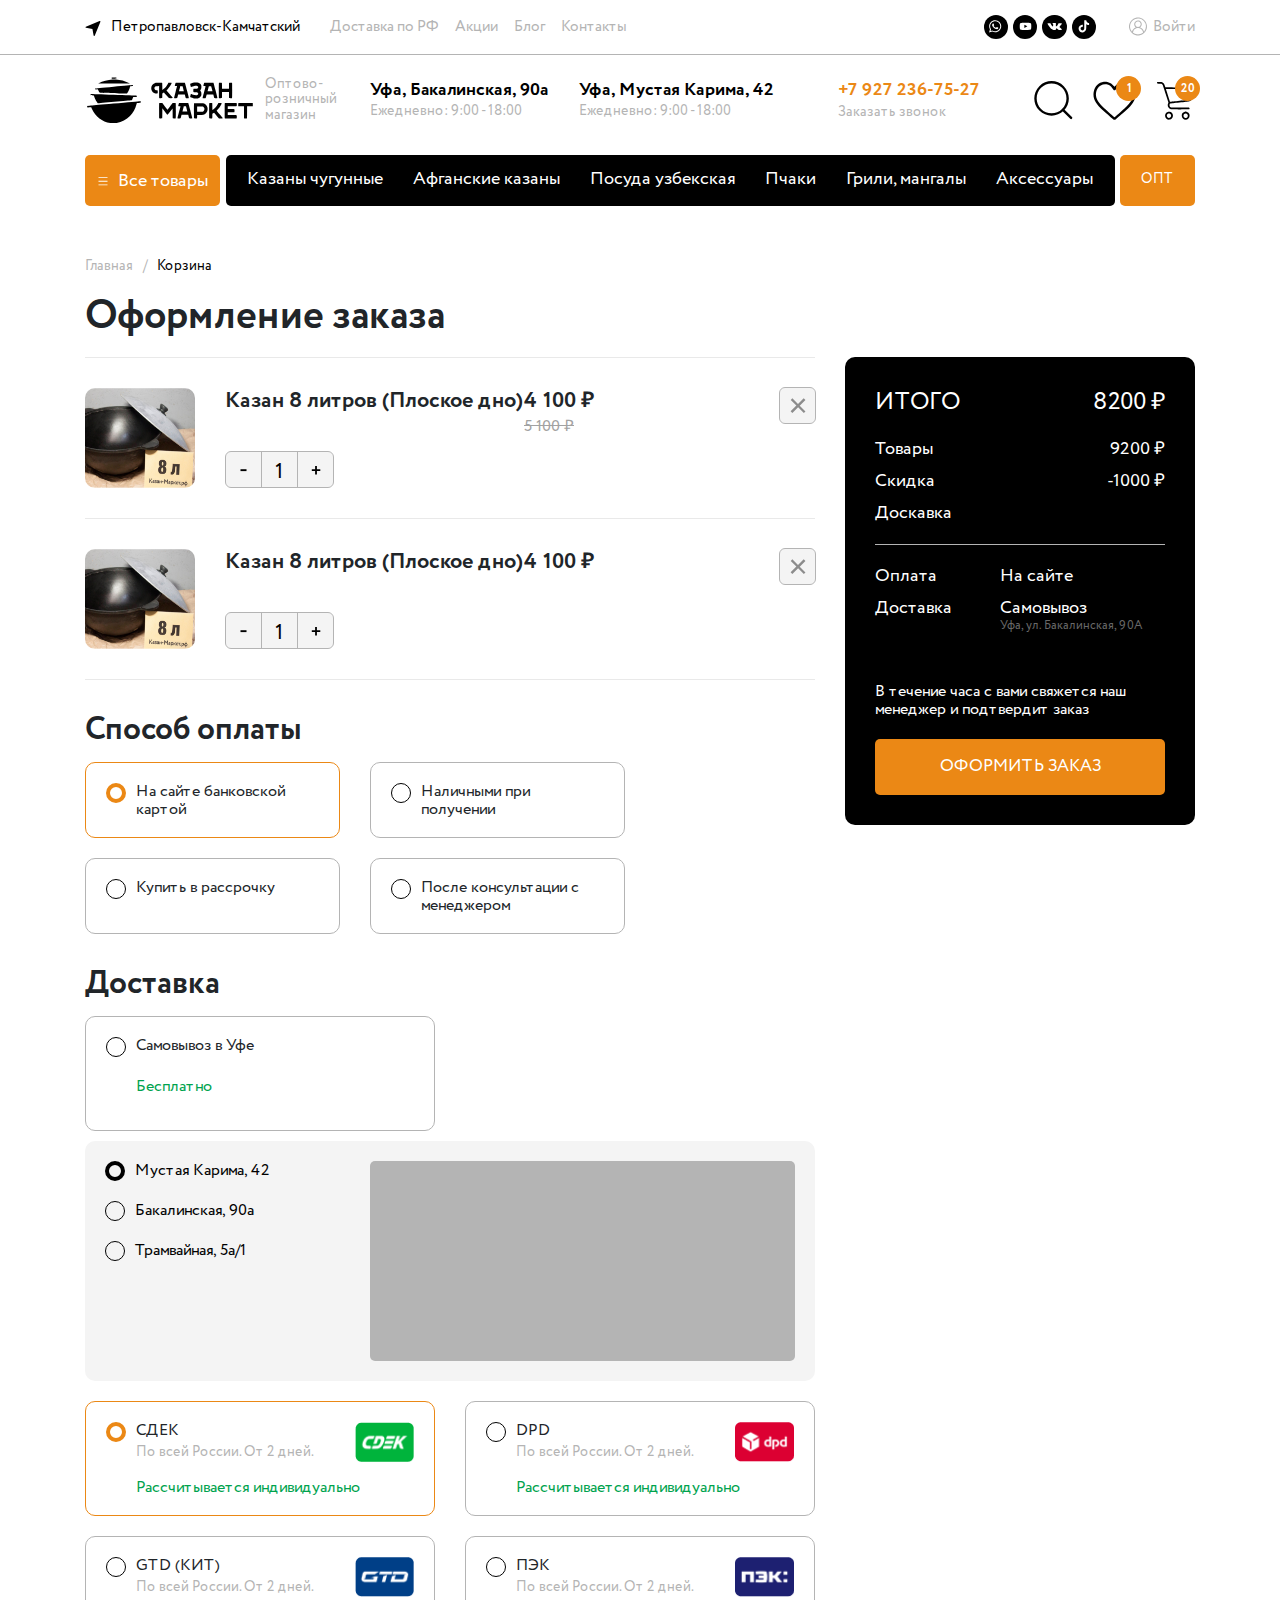
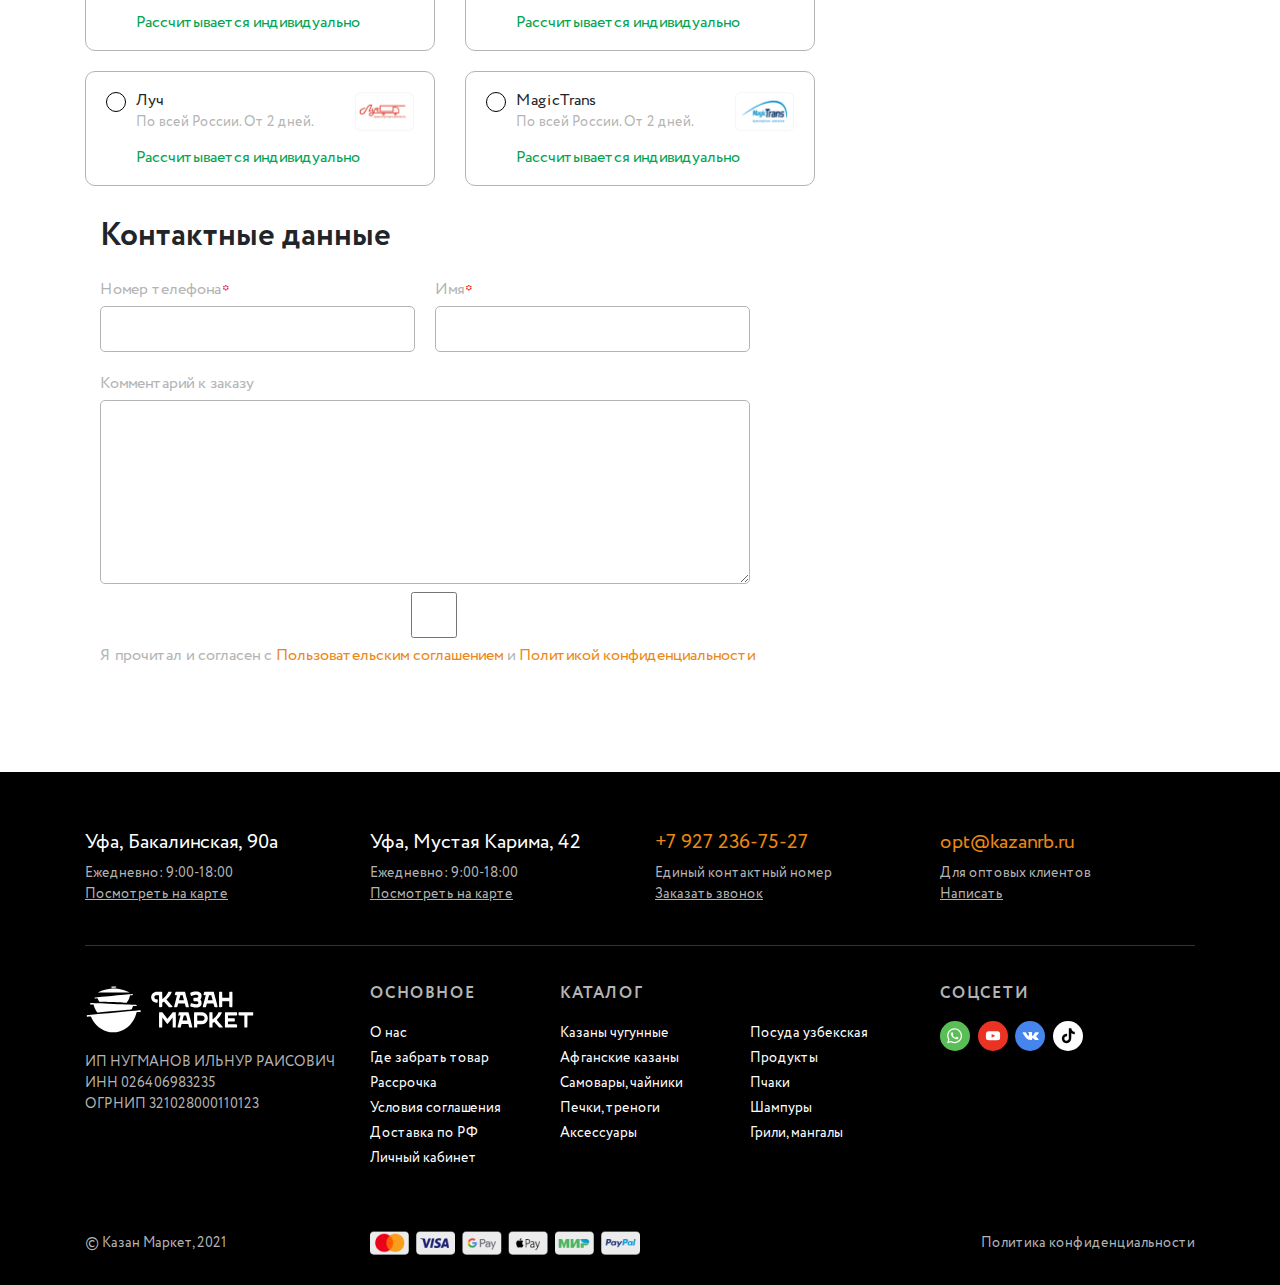
<file: shopping_cart copy.html>
<!DOCTYPE html>
<html lang="ru">
  <head>
    <meta charset="UTF-8">
    <meta name="theme-color" content="#10cfe6">
    <meta http-equiv="X-UA-Compatible" content="IE=edge">
    <meta name="viewport" content="initial-scale=1.0, width=device-width">
    <meta name="mobile-web-app-capable" content="yes">
    <meta name="application-name" content="">
    <meta name="apple-mobile-web-app-capable" content="yes">
    <meta name="apple-mobile-web-app-status-bar-style" content="black-translucent">
    <meta name="apple-mobile-web-app-title" content="">
    <meta name="msapplication-TileColor" content="#10cfe6">
    <meta name="msapplication-TileImage" content="./images/favicons/mstile-144x144.png">
    <meta name="msapplication-config" content="./images/favicons/browserconfig.xml">
    <title>Корзина</title>
    <link rel="shortcut icon" href="/images/favicons/favicon.ico">
    <link rel="icon" type="image/png" sizes="16x16" href="./images/favicons/favicon-16x16.png">
    <link rel="icon" type="image/png" sizes="32x32" href="./images/favicons/favicon-32x32.png">
    <link rel="icon" type="image/png" sizes="48x48" href="./images/favicons/favicon-48x48.png">
    <link rel="manifest" href="/images/favicons/manifest.json">
    <link rel="apple-touch-icon" sizes="57x57" href="./images/favicons/apple-touch-icon-57x57.png">
    <link rel="apple-touch-icon" sizes="60x60" href="./images/favicons/apple-touch-icon-60x60.png">
    <link rel="apple-touch-icon" sizes="72x72" href="./images/favicons/apple-touch-icon-72x72.png">
    <link rel="apple-touch-icon" sizes="76x76" href="./images/favicons/apple-touch-icon-76x76.png">
    <link rel="apple-touch-icon" sizes="114x114" href="./images/favicons/apple-touch-icon-114x114.png">
    <link rel="apple-touch-icon" sizes="120x120" href="./images/favicons/apple-touch-icon-120x120.png">
    <link rel="apple-touch-icon" sizes="144x144" href="./images/favicons/apple-touch-icon-144x144.png">
    <link rel="apple-touch-icon" sizes="152x152" href="./images/favicons/apple-touch-icon-152x152.png">
    <link rel="apple-touch-icon" sizes="167x167" href="./images/favicons/apple-touch-icon-167x167.png">
    <link rel="apple-touch-icon" sizes="180x180" href="./images/favicons/apple-touch-icon-180x180.png">
    <link rel="apple-touch-icon" sizes="1024x1024" href="./images/favicons/apple-touch-icon-1024x1024.png">
    <link rel="icon" type="image/png" sizes="228x228" href="./images/favicons/coast-228x228.png">
    <link rel="yandex-tableau-widget" href="./images/favicons/yandex-browser-manifest.json">
    <link rel="stylesheet" href="./css/main.css">
    <script src="/js/splide.min.js"> </script><!--[if lt IE 9]>
    <script src="http://cdnjs.cloudflare.com/ajax/libs/html5shiv/3.7.2/html5shiv.min.js"></script><![endif]-->
  </head>
  <body class="shopping-cart">
    <div class="page">
      <!--PAGE CONTENT-->
      <div class="page__content">
        <!--HEADER-->
        <header class="header d-flex">
          <div class="header__top container-fluid">
            <div class="container d-flex">
              <button class="user-location btn icon-btn d-flex">
                <svg class="icon icon-location-arrow ">
                  <use xlink:href="./images/sprite.svg#location-arrow"></use>
                </svg><span>Петропавловск-Камчатский</span>
              </button>
              <nav class="header__top-nav d-flex"><a class="header__nav-link" href="#">Доставка по РФ</a><a class="header__nav-link" href="#">Акции</a><a class="header__nav-link" href="#">Блог</a><a class="header__nav-link" href="#">Контакты</a></nav>
              <div class="header__badges"></div>
              <div class="right d-flex">
                <div class="header__community d-flex"><a class="community-link d-flex-center circle" href="#">
                    <svg class="icon icon-whatsapp whatsapp--tiny">
                      <use xlink:href="./images/sprite.svg#whatsapp"></use>
                    </svg></a><a class="community-link d-flex-center circle" href="#">
                    <svg class="icon icon-youtube youtube--tiny">
                      <use xlink:href="./images/sprite.svg#youtube"></use>
                    </svg></a><a class="community-link d-flex-center circle" href="#">
                    <svg class="icon icon-vk vk--tiny">
                      <use xlink:href="./images/sprite.svg#vk"></use>
                    </svg></a><a class="community-link d-flex-center circle" href="#">
                    <svg class="icon icon-tiktok tiktok--tiny">
                      <use xlink:href="./images/sprite.svg#tiktok"></use>
                    </svg></a></div>
                <button class="header__auth btn icon-btn d-flex">
                  <svg class="icon icon-user-circle ">
                    <use xlink:href="./images/sprite.svg#user-circle"></use>
                  </svg><span>Войти</span>
                </button>
              </div>
            </div>
          </div>
          <div class="header__main container d-flex">
            <div class="left d-flex">
              <button class="header__burger-menu-btn d-flex-center btn icon-btn bg-primary">
                <svg class="icon icon-menu ">
                  <use xlink:href="./images/sprite.svg#menu"></use>
                </svg>
              </button>
              <div class="header__logo-container d-flex"><a class="header__logo" href="/">
                  <svg class="icon icon-logo ">
                    <use xlink:href="./images/sprite.svg#logo"></use>
                  </svg></a><span class="header__logo-description">Оптово-розничный магазин </span></div>
              <div class="header__addresses d-flex">
                <div class="header__address">
                  <h3>Уфа, Бакалинская, 90а</h3><span>Ежедневно: 9:00 - 18:00</span>
                </div>
                <div class="header__address">
                  <h3>Уфа, Мустая Карима, 42</h3><span>Ежедневно: 9:00 - 18:00</span>
                </div>
              </div>
            </div>
            <div class="right d-flex">
              <div class="header__call-request d-flex"><a href="call:+79272367527">+7 927 236-75-27</a><span role="button">Заказать звонок</span></div>
              <div class="header__icon-btn-group d-flex">
                <button class="header__icon-btn btn icon-btn">
                  <svg class="icon icon-search ">
                    <use xlink:href="./images/sprite.svg#search"></use>
                  </svg>
                </button>
                <button class="header__icon-btn btn icon-btn">
                  <svg class="icon icon-heart ">
                    <use xlink:href="./images/sprite.svg#heart"></use>
                  </svg><span class="badge">1</span>
                </button>
                <button class="header__icon-btn btn icon-btn">
                  <svg class="icon icon-shopping-cart ">
                    <use xlink:href="./images/sprite.svg#shopping-cart"></use>
                  </svg><span class="badge">20</span>
                </button>
              </div>
            </div>
          </div>
          <div class="header__nav container d-flex">
            <div class="header__burger-menu-container container-fluid">
              <button class="header__burger-menu-btn btn">
                <svg class="icon icon-menu ">
                  <use xlink:href="./images/sprite.svg#menu"></use>
                </svg><span>Все товары</span>
              </button>
              <div class="header__hidden-dropdown">
                <div class="header__burger-menu menu container-fluid">
                  <ul class="menu__categories">
                    <div class="menu__sub-container container-fluid">
                      <li class="menu__link menu__link-arrow">
                        <div class="menu__link-inner"><img src="../../images/category_1.png" alt=""><span>Казаны чугунные</span></div>
                      </li>
                      <ul class="menu__sub-categories">
                        <li><a class="menu__sub-link" href="#">
                            <div class="menu__link-inner"><span>Популярные объемы</span></div></a></li>
                        <li><a class="menu__sub-link" href="#">
                            <div class="menu__link-inner"><span>Тестовые товары1</span></div></a></li>
                        <li><a class="menu__sub-link" href="#">
                            <div class="menu__link-inner"><span>Тестовые товары2</span></div></a></li>
                        <li><a class="menu__sub-link" href="#">
                            <div class="menu__link-inner"><span>Тестовые товары3</span></div></a></li>
                        <li><a class="menu__sub-link" href="#">
                            <div class="menu__link-inner"><span>Тестовые товары4</span></div></a></li>
                      </ul>
                    </div>
                    <div class="menu__sub-container container-fluid">
                      <li class="menu__link menu__link-arrow">
                        <div class="menu__link-inner"><img src="../../images/category_1.png" alt=""><span>Очень длинное название</span></div>
                      </li>
                      <ul class="menu__sub-categories">
                        <li><a class="menu__sub-link" href="#">
                            <div class="menu__link-inner"><span>Тестовые товары</span></div></a></li>
                        <li><a class="menu__sub-link" href="#">
                            <div class="menu__link-inner"><span>Тестовые товары1</span></div></a></li>
                        <li><a class="menu__sub-link" href="#">
                            <div class="menu__link-inner"><span>Тестовые товары2</span></div></a></li>
                        <li><a class="menu__sub-link" href="#">
                            <div class="menu__link-inner"><span>Тестовые товары3</span></div></a></li>
                        <li><a class="menu__sub-link" href="#">
                            <div class="menu__link-inner"><span>Тестовые товары4</span></div></a></li>
                      </ul>
                    </div>
                    <div class="menu__sub-container container-fluid">
                      <li class="menu__link menu__link-arrow">
                        <div class="menu__link-inner"><img src="../../images/category_1.png" alt=""><span>Казаны чугунные2</span></div>
                      </li>
                      <ul class="menu__sub-categories">
                        <li><a class="menu__sub-link" href="#">
                            <div class="menu__link-inner"><span>Тестовые товары</span></div></a></li>
                        <li><a class="menu__sub-link" href="#">
                            <div class="menu__link-inner"><span>Тестовые товары</span></div></a></li>
                        <li><a class="menu__sub-link" href="#">
                            <div class="menu__link-inner"><span>Тестовые товары</span></div></a></li>
                        <li><a class="menu__sub-link" href="#">
                            <div class="menu__link-inner"><span>Тестовые товары</span></div></a></li>
                        <li><a class="menu__sub-link" href="#">
                            <div class="menu__link-inner"><span>Тестовые товары</span></div></a></li>
                      </ul>
                    </div>
                    <div class="menu__sub-container container-fluid">
                      <li class="menu__link menu__link-arrow">
                        <div class="menu__link-inner"><img src="../../images/category_1.png" alt=""><span>Казаны чугунные3</span></div>
                      </li>
                      <ul class="menu__sub-categories">
                        <li><a class="menu__sub-link" href="#">
                            <div class="menu__link-inner"><span>Тестовые товары</span></div></a></li>
                        <li><a class="menu__sub-link" href="#">
                            <div class="menu__link-inner"><span>Тестовые товары</span></div></a></li>
                        <li><a class="menu__sub-link" href="#">
                            <div class="menu__link-inner"><span>Тестовые товары</span></div></a></li>
                        <li><a class="menu__sub-link" href="#">
                            <div class="menu__link-inner"><span>Тестовые товары</span></div></a></li>
                        <li><a class="menu__sub-link" href="#">
                            <div class="menu__link-inner"><span>Тестовые товары</span></div></a></li>
                      </ul>
                    </div>
                    <div class="menu__sub-container container-fluid">
                      <li class="menu__link menu__link-arrow">
                        <div class="menu__link-inner"><img src="../../images/category_1.png" alt=""><span>Казаны чугунные4</span></div>
                      </li>
                      <ul class="menu__sub-categories">
                        <li><a class="menu__sub-link" href="#">
                            <div class="menu__link-inner"><span>Тестовые товары</span></div></a></li>
                        <li><a class="menu__sub-link" href="#">
                            <div class="menu__link-inner"><span>Тестовые товары</span></div></a></li>
                        <li><a class="menu__sub-link" href="#">
                            <div class="menu__link-inner"><span>Тестовые товары</span></div></a></li>
                        <li><a class="menu__sub-link" href="#">
                            <div class="menu__link-inner"><span>Тестовые товары</span></div></a></li>
                        <li><a class="menu__sub-link" href="#">
                            <div class="menu__link-inner"><span>Тестовые товары</span></div></a></li>
                      </ul>
                    </div>
                    <li><a class="menu__link" href="#">
                        <div class="menu__link-inner"><img src="../../images/category_1.png" alt=""><span>Казаны чугунные5</span></div></a></li>
                    <li><a class="menu__link" href="#">
                        <div class="menu__link-inner"><img src="../../images/category_1.png" alt=""><span>Казаны чугунные6</span></div></a></li>
                    <li><a class="menu__link" href="#">
                        <div class="menu__link-inner"><img src="../../images/category_1.png" alt=""><span>Казаны чугунные7</span></div></a></li>
                    <div class="menu__sub-container container-fluid">
                      <li class="menu__link menu__link-arrow">
                        <div class="menu__link-inner"><img src="../../images/category_1.png" alt=""><span>Казаны чугунные8</span></div>
                      </li>
                      <ul class="menu__sub-categories">
                        <li><a class="menu__sub-link" href="#">
                            <div class="menu__link-inner"><span>Тестовые товары</span></div></a></li>
                        <li><a class="menu__sub-link" href="#">
                            <div class="menu__link-inner"><span>Тестовые товары</span></div></a></li>
                        <li><a class="menu__sub-link" href="#">
                            <div class="menu__link-inner"><span>Тестовые товары</span></div></a></li>
                        <li><a class="menu__sub-link" href="#">
                            <div class="menu__link-inner"><span>Тестовые товары</span></div></a></li>
                        <li><a class="menu__sub-link" href="#">
                            <div class="menu__link-inner"><span>Тестовые товары</span></div></a></li>
                      </ul>
                    </div>
                    <li><a class="menu__link" href="#">
                        <div class="menu__link-inner"><img src="../../images/category_1.png" alt=""><span>Казаны чугунные9</span></div></a></li>
                    <li><a class="menu__link" href="#">
                        <div class="menu__link-inner"><img src="../../images/category_1.png" alt=""><span>Казаны чугунные10</span></div></a></li>
                    <li><a class="menu__link" href="#">
                        <div class="menu__link-inner"><img src="../../images/category_1.png" alt=""><span>Казаны чугунные11</span></div></a></li>
                  </ul>
                </div>
                <div class="header__nav-bottom">
                  <div class="container d-flex">
                    <div class="left d-flex">
                      <div class="header__call-request d-flex"><a href="call:+79272367527">+7 927 236-75-27</a><span role="button">Заказать звонок</span></div>
                      <div class="header__addresses d-flex">
                        <div class="header__address">
                          <h3>Уфа, Бакалинская, 90а</h3><span>Ежедневно: 9:00 - 18:00</span>
                        </div>
                        <div class="header__address">
                          <h3>Уфа, Мустая Карима, 42</h3><span>Ежедневно: 9:00 - 18:00</span>
                        </div>
                      </div>
                    </div>
                    <div class="center d-flex">
                      <div class="header__community d-flex"><a class="community-link d-flex-center circle whatsapp--bg-color" href="#">
                          <svg class="icon icon-whatsapp whatsapp--small">
                            <use xlink:href="./images/sprite.svg#whatsapp"></use>
                          </svg></a><a class="community-link d-flex-center circle youtube--bg-color" href="#">
                          <svg class="icon icon-youtube youtube--small">
                            <use xlink:href="./images/sprite.svg#youtube"></use>
                          </svg></a><a class="community-link d-flex-center circle vk--bg-color" href="#">
                          <svg class="icon icon-vk vk--small">
                            <use xlink:href="./images/sprite.svg#vk"></use>
                          </svg></a><a class="community-link d-flex-center circle tiktok--bg-color" href="#">
                          <svg class="icon icon-tiktok tiktok--small">
                            <use xlink:href="./images/sprite.svg#tiktok"></use>
                          </svg></a></div>
                      <div class="header__badges"></div>
                    </div>
                    <div class="right d-flex"><a class="header__opt-link" href="#">ОПТ</a></div>
                  </div>
                </div>
              </div>
            </div>
            <div class="header__nav-bar nav-bar d-flex"><a class="nav-bar__link" href="#">Казаны чугунные</a><a class="nav-bar__link" href="#">Афганские казаны</a><a class="nav-bar__link" href="#">Посуда узбекская</a><a class="nav-bar__link" href="#">Пчаки</a><a class="nav-bar__link" href="#">Грили, мангалы</a><a class="nav-bar__link" href="#">Аксессуары</a></div><a class="header__opt-link" href="#">ОПТ</a>
          </div>
        </header>
        <!--END HEADER-->
        <main class="page__main">
          <nav class="container" aria-label="breadcrumb">
            <ol class="breadcrumb">
              <li class="breadcrumb-item"><a href="/">Главная</a></li>
              <li class="breadcrumb-item active" aria-current="page"><span>Корзина</span></li>
            </ol>
          </nav>
          <div class="container">
            <div class="page__title">
              <h1>Оформление заказа</h1>
            </div>
            <div class="shopping-cart__content">
              <div class="left">
                <div class="shopping-cart__list">
                  <div class="shopping-cart__item"><img src="./images/product.png" alt="">
                    <div class="shopping-cart__item-info">
                      <div class="d-flex flex-column">
                        <div class="shopping-cart__item-title">
                          <h3>Казан 8 литров  (Плоское дно)</h3>
                        </div>
                        <div class="shopping-cart__item-amount-group d-flex">
                          <button class="btn shopping-cart__item-amount-decrease">
                            <svg class="icon icon-minus ">
                              <use xlink:href="./images/sprite.svg#minus"></use>
                            </svg>
                          </button>
                          <button class="btn shopping-cart__item-amount"><span>1</span></button>
                          <button class="btn shopping-cart__item-amount-increase">
                            <svg class="icon icon-plus ">
                              <use xlink:href="./images/sprite.svg#plus"></use>
                            </svg>
                          </button>
                        </div>
                      </div>
                      <div class="d-flex flex-column">
                        <div class="shopping-cart__item-price"><span>4 100 ₽</span></div>
                        <div class="shopping-cart__item-old-price"><span>5 100 ₽</span></div>
                      </div>
                    </div>
                    <button class="shopping-cart__item-remove-btn btn">
                      <svg class="icon icon-x ">
                        <use xlink:href="./images/sprite.svg#x"></use>
                      </svg>
                    </button>
                  </div>
                  <div class="shopping-cart__item"><img src="./images/product.png" alt="">
                    <div class="shopping-cart__item-info">
                      <div class="d-flex flex-column">
                        <div class="shopping-cart__item-title">
                          <h3>Казан 8 литров  (Плоское дно)</h3>
                        </div>
                        <div class="shopping-cart__item-amount-group d-flex">
                          <button class="btn shopping-cart__item-amount-decrease">
                            <svg class="icon icon-minus ">
                              <use xlink:href="./images/sprite.svg#minus"></use>
                            </svg>
                          </button>
                          <button class="btn shopping-cart__item-amount"><span>1</span></button>
                          <button class="btn shopping-cart__item-amount-increase">
                            <svg class="icon icon-plus ">
                              <use xlink:href="./images/sprite.svg#plus"></use>
                            </svg>
                          </button>
                        </div>
                      </div>
                      <div class="d-flex flex-column">
                        <div class="shopping-cart__item-price"><span>4 100 ₽</span></div>
                      </div>
                    </div>
                    <button class="shopping-cart__item-remove-btn btn">
                      <svg class="icon icon-x ">
                        <use xlink:href="./images/sprite.svg#x"></use>
                      </svg>
                    </button>
                  </div>
                </div>
                <div class="shopping-cart__payment">
                  <h2>Способ оплаты</h2>
                  <div class="shopping-cart__payment-methods">
                    <div class="shopping-cart__payment-method">
                      <input id="payment-bank-card" type="radio" name="payment-method" value="bank-card" checked>
                      <label for="payment-bank-card">
                        <div class="circle"></div>
                        <h3>На сайте банковской картой</h3>
                      </label>
                    </div>
                    <div class="shopping-cart__payment-method">
                      <input id="payment-cash" type="radio" name="payment-method" value="cash">
                      <label for="payment-cash">
                        <div class="circle"></div>
                        <h3>Наличными при получении</h3>
                      </label>
                    </div>
                    <div class="shopping-cart__payment-method">
                      <input id="payment-installment" type="radio" name="payment-method" value="installment">
                      <label for="payment-installment">
                        <div class="circle"></div>
                        <h3>Купить в рассрочку</h3>
                      </label>
                    </div>
                    <div class="shopping-cart__payment-method">
                      <input id="payment-after-consultation" type="radio" name="payment-method" value="after-consultation">
                      <label for="payment-after-consultation">
                        <div class="circle"></div>
                        <h3>После консультации с менеджером</h3>
                      </label>
                    </div>
                  </div>
                </div>
                <div class="shopping-cart__delivery">
                  <h2>Доставка</h2>
                  <div class="shopping-cart__delivery-method">
                    <input id="delivery-pickup" type="radio" name="delivery-method" value="pickup" checked>
                    <label for="delivery-pickup">
                      <div class="shopping-cart__delivery-row">
                        <div class="circle"></div>
                        <div class="shopping-cart__delivery-text">
                          <h3>Самовывоз в Уфе</h3>
                        </div>
                      </div>
                      <div class="shopping-cart__delivery-method-row">
                        <div class="shopping-cart__delivery-bottom-text" style="margin-top:21px"><span>Бесплатно</span></div>
                      </div>
                    </label>
                  </div>
                  <div class="shopping-cart__delivery-addresses">
                    <div class="left">
                      <div class="shopping-cart__delivery-address">
                        <input id="delivery-address1" type="radio" name="delivery-address" value="address1" checked>
                        <label for="delivery-address1">
                          <div class="shopping-cart__delivery-row">
                            <div class="circle"></div><span>Мустая Карима, 42</span>
                          </div>
                        </label>
                      </div>
                      <div class="shopping-cart__delivery-address">
                        <input id="delivery-address2" type="radio" name="delivery-address" value="address2">
                        <label for="delivery-address2">
                          <div class="shopping-cart__delivery-row">
                            <div class="circle"></div><span>Бакалинская, 90а</span>
                          </div>
                        </label>
                      </div>
                      <div class="shopping-cart__delivery-address">
                        <input id="delivery-address3" type="radio" name="delivery-address" value="address3">
                        <label for="delivery-address3">
                          <div class="shopping-cart__delivery-row">
                            <div class="circle"></div><span>Трамвайная, 5а/1</span>
                          </div>
                        </label>
                      </div>
                    </div>
                    <div class="right">
                      <div class="shopping-cart__delivery-map"></div>
                    </div>
                  </div>
                  <div class="shopping-cart__delivery-methods">
                    <div class="shopping-cart__delivery-method">
                      <input id="delivery-sdek" type="radio" name="delivery-method" value="sdek" checked>
                      <label for="delivery-sdek">
                        <div class="shopping-cart__delivery-row">
                          <div class="circle"></div>
                          <div class="shopping-cart__delivery-text">
                            <h3>СДЕК</h3><span>По всей России. От 2 дней.</span>
                          </div><img src="./images/sdek.png" alt="">
                        </div>
                        <div class="shopping-cart__delivery-method-row">
                          <div class="shopping-cart__delivery-bottom-text"><span>Рассчитывается индивидуально</span></div>
                        </div>
                      </label>
                    </div>
                    <div class="shopping-cart__delivery-method">
                      <input id="delivery-dpd" type="radio" name="delivery-method" value="dpd">
                      <label for="delivery-dpd">
                        <div class="shopping-cart__delivery-row">
                          <div class="circle"></div>
                          <div class="shopping-cart__delivery-text">
                            <h3>DPD</h3><span>По всей России. От 2 дней.</span>
                          </div><img src="./images/dpd.png" alt="">
                        </div>
                        <div class="shopping-cart__delivery-method-row">
                          <div class="shopping-cart__delivery-bottom-text"><span>Рассчитывается индивидуально</span></div>
                        </div>
                      </label>
                    </div>
                    <div class="shopping-cart__delivery-method">
                      <input id="delivery-gtd" type="radio" name="delivery-method" value="gtd">
                      <label for="delivery-gtd">
                        <div class="shopping-cart__delivery-row">
                          <div class="circle"></div>
                          <div class="shopping-cart__delivery-text">
                            <h3>GTD (КИТ)</h3><span>По всей России. От 2 дней.</span>
                          </div><img src="./images/gtd.png" alt="">
                        </div>
                        <div class="shopping-cart__delivery-method-row">
                          <div class="shopping-cart__delivery-bottom-text"><span>Рассчитывается индивидуально</span></div>
                        </div>
                      </label>
                    </div>
                    <div class="shopping-cart__delivery-method">
                      <input id="delivery-pek" type="radio" name="delivery-method" value="pek">
                      <label for="delivery-pek">
                        <div class="shopping-cart__delivery-row">
                          <div class="circle"></div>
                          <div class="shopping-cart__delivery-text">
                            <h3>ПЭК</h3><span>По всей России. От 2 дней.</span>
                          </div><img src="./images/pek.png" alt="">
                        </div>
                        <div class="shopping-cart__delivery-method-row">
                          <div class="shopping-cart__delivery-bottom-text"><span>Рассчитывается индивидуально</span></div>
                        </div>
                      </label>
                    </div>
                    <div class="shopping-cart__delivery-method">
                      <input id="delivery-luch" type="radio" name="delivery-method" value="luch">
                      <label for="delivery-luch">
                        <div class="shopping-cart__delivery-row">
                          <div class="circle"></div>
                          <div class="shopping-cart__delivery-text">
                            <h3>Луч</h3><span>По всей России. От 2 дней.</span>
                          </div><img src="./images/luch.png" alt="">
                        </div>
                        <div class="shopping-cart__delivery-method-row">
                          <div class="shopping-cart__delivery-bottom-text"><span>Рассчитывается индивидуально</span></div>
                        </div>
                      </label>
                    </div>
                    <div class="shopping-cart__delivery-method">
                      <input id="delivery-magictrans" type="radio" name="delivery-method" value="magictrans">
                      <label for="delivery-magictrans">
                        <div class="shopping-cart__delivery-row">
                          <div class="circle"></div>
                          <div class="shopping-cart__delivery-text">
                            <h3>MagicTrans</h3><span>По всей России. От 2 дней.</span>
                          </div><img src="./images/magictrans.png" alt="">
                        </div>
                        <div class="shopping-cart__delivery-method-row">
                          <div class="shopping-cart__delivery-bottom-text"><span>Рассчитывается индивидуально</span></div>
                        </div>
                      </label>
                    </div>
                  </div>
                </div>
                <div class="shopping-cart__contacts">
                  <h2>Контактные данные</h2>
                  <div class="shopping-cart__contacts-form">
                    <div class="shopping-cart__contacts-row">
                      <div class="shopping-cart__contacts-field required">
                        <label for="contacts-phone">Номер телефона</label>
                        <input id="contacts-phone" type="text" name="contacts-phone">
                      </div>
                      <div class="shopping-cart__contacts-field required">
                        <label for="contacts-name">Имя</label>
                        <input id="contacts-name" type="text" name="contacts-name">
                      </div>
                    </div>
                    <div class="shopping-cart__contacts-textarea">
                      <label for="contacts-comment">Комментарий к заказу</label>
                      <textarea id="contacts-comment" name="contacts-comment"></textarea>
                    </div>
                  </div>
                  <label class="shopping-cart__agreement" for="user-agreement">
                    <input id="user-agreement" type="checkbox" name="user-agreement"><span class="checkmark"></span><span>Я прочитал и согласен с </span><a href="#"> Пользовательским соглашением </a><span>и </span><a href="#">Политикой конфиденциальности</a>
                  </label>
                </div>
              </div>
              <div class="right">
                <div class="shopping-cart__checkout">
                  <div class="shopping-cart__price">
                    <div class="shopping-cart__price-row shopping-cart__price-row--big"><span>ИТОГО</span><span>8200 ₽</span></div>
                    <div class="shopping-cart__price-row shopping-cart__price-row--small"><span>Товары</span><span>9200 ₽</span></div>
                    <div class="shopping-cart__price-row shopping-cart__price-row--small"><span>Скидка</span><span>-1000 ₽</span></div>
                    <div class="shopping-cart__price-row shopping-cart__price-row--small"><span>Доскавка</span></div>
                  </div>
                  <div class="shopping-cart__checkout-row">
                    <div class="left"><span>Оплата</span></div>
                    <div class="right"><span>На сайте</span></div>
                  </div>
                  <div class="shopping-cart__checkout-row">
                    <div class="left"><span>Доставка</span></div>
                    <div class="right"><span>Самовывоз</span><span class="shopping-cart__checkout-address">Уфа, ул. Бакалинская, 90А</span></div>
                  </div>
                  <div class="shopping-cart__checkout-text"><span>В течение часа с вами свяжется наш менеджер и подтвердит заказ</span></div>
                  <div class="shopping-cart__checkout-btn btn"><span>Оформить заказ</span></div>
                </div>
              </div>
            </div>
          </div>
        </main>
      </div>
      <!--END PAGE CONTENT-->
      <footer class="footer">
        <div class="container">
          <div class="footer__top">
            <div class="contacts">
              <div class="contacts__item">
                <div class="contacts__link"><span>Уфа, Бакалинская, 90a</span></div>
                <div class="contacts__text"><span>Ежедневно: 9:00-18:00</span><br><a class="contacts__text-link" href="#">Посмотреть на карте</a></div>
              </div>
              <div class="contacts__item">
                <div class="contacts__link"><span>Уфа, Мустая Карима, 42</span></div>
                <div class="contacts__text"><span>Ежедневно: 9:00-18:00</span><br><a class="contacts__text-link" href="#">Посмотреть на карте</a></div>
              </div>
              <div class="contacts__item">
                <div class="contacts__link text-primary"><span>+7 927 236-75-27</span></div>
                <div class="contacts__text"><span>Единый контактный номер</span><br><a class="contacts__text-link" href="#">Заказать звонок</a></div>
              </div>
              <div class="contacts__item">
                <div class="contacts__link text-primary"><span>opt@kazanrb.ru</span></div>
                <div class="contacts__text"><span>Для оптовых клиентов</span><br><a class="contacts__text-link" href="#">Написать</a></div>
              </div>
            </div>
          </div>
          <div class="footer__main">
            <ul class="footer__column">
              <li class="footer__logo-container"><a href="#"> 
                  <svg class="icon icon-logo footer__logo">
                    <use xlink:href="./images/sprite.svg#logo"></use>
                  </svg></a></li>
              <li class="organization-info uppercase"><span>ИП НУГМАНОВ ИЛЬНУР РАИСОВИЧ</span><br><span>ИНН 026406983235</span><br><span>ОГРНИП 321028000110123</span></li>
            </ul>
            <ul class="footer__column">
              <li class="footer__column-header"><span>Основное</span></li>
              <li class="footer__column-link"><a href="#"> О нас</a></li>
              <li class="footer__column-link"><a href="#"> Где забрать товар</a></li>
              <li class="footer__column-link"><a href="#"> Рассрочка</a></li>
              <li class="footer__column-link"><a href="#"> Условия соглашения</a></li>
              <li class="footer__column-link"><a href="#"> Доставка по РФ</a></li>
              <li class="footer__column-link"><a href="#"> Личный кабинет</a></li>
            </ul>
            <ul class="footer__column">
              <li class="footer__column-header"><span>КАТАЛОГ</span></li>
              <li class="footer__column-link"><a href="#"> Казаны чугунные</a></li>
              <li class="footer__column-link"><a href="#"> Афганские казаны</a></li>
              <li class="footer__column-link"><a href="#"> Самовары, чайники</a></li>
              <li class="footer__column-link"><a href="#"> Печки, треноги</a></li>
              <li class="footer__column-link"><a href="#"> Аксессуары</a></li>
              <li class="footer__column-link d-xl-none"><a href="#"> Посуда узбекская</a></li>
              <li class="footer__column-link d-xl-none"><a href="#"> Продукты</a></li>
              <li class="footer__column-link d-xl-none"><a href="#"> Пчаки</a></li>
              <li class="footer__column-link d-xl-none"><a href="#"> Шампуры</a></li>
              <li class="footer__column-link d-xl-none"><a href="#"> Грили, мангалы</a></li>
            </ul>
            <ul class="footer__column d-none d-xl-block">
              <li class="footer__column-header"></li>
              <li class="footer__column-link"><a href="#"> Посуда узбекская</a></li>
              <li class="footer__column-link"><a href="#"> Продукты</a></li>
              <li class="footer__column-link"><a href="#"> Пчаки</a></li>
              <li class="footer__column-link"><a href="#"> Шампуры</a></li>
              <li class="footer__column-link"><a href="#"> Грили, мангалы</a></li>
            </ul>
            <ul class="footer__column footer__community">
              <li class="footer__column-header"><span>Соцсети</span></li>
              <ul class="footer__community-container">
                <li class="footer__community-link whatsapp circle"><a class="btn" href="#">
                    <svg class="icon icon-whatsapp whatsapp--small">
                      <use xlink:href="./images/sprite.svg#whatsapp"></use>
                    </svg></a></li>
                <li class="footer__community-link youtube circle"><a class="btn" href="#">
                    <svg class="icon icon-youtube youtube--small">
                      <use xlink:href="./images/sprite.svg#youtube"></use>
                    </svg></a></li>
                <li class="footer__community-link vk circle"><a class="btn" href="#">
                    <svg class="icon icon-vk vk--small">
                      <use xlink:href="./images/sprite.svg#vk"></use>
                    </svg></a></li>
                <li class="footer__community-link tiktok circle"><a class="btn" href="#">
                    <svg class="icon icon-tiktok tiktok--small">
                      <use xlink:href="./images/sprite.svg#tiktok"></use>
                    </svg></a></li>
              </ul>
            </ul>
          </div>
          <div class="footer__bottom">
            <div class="copyright"><span>© Казан Маркет, 2021</span></div>
            <div class="payment-methods"><img src="../../images/payment-methods.png" alt=""></div>
            <div class="privacy-policy"><a href="#">Политика конфиденциальности </a></div>
          </div>
        </div>
      </footer>
    </div>
    <script src="./js/main.js"></script>
  </body>
</html>
</file>
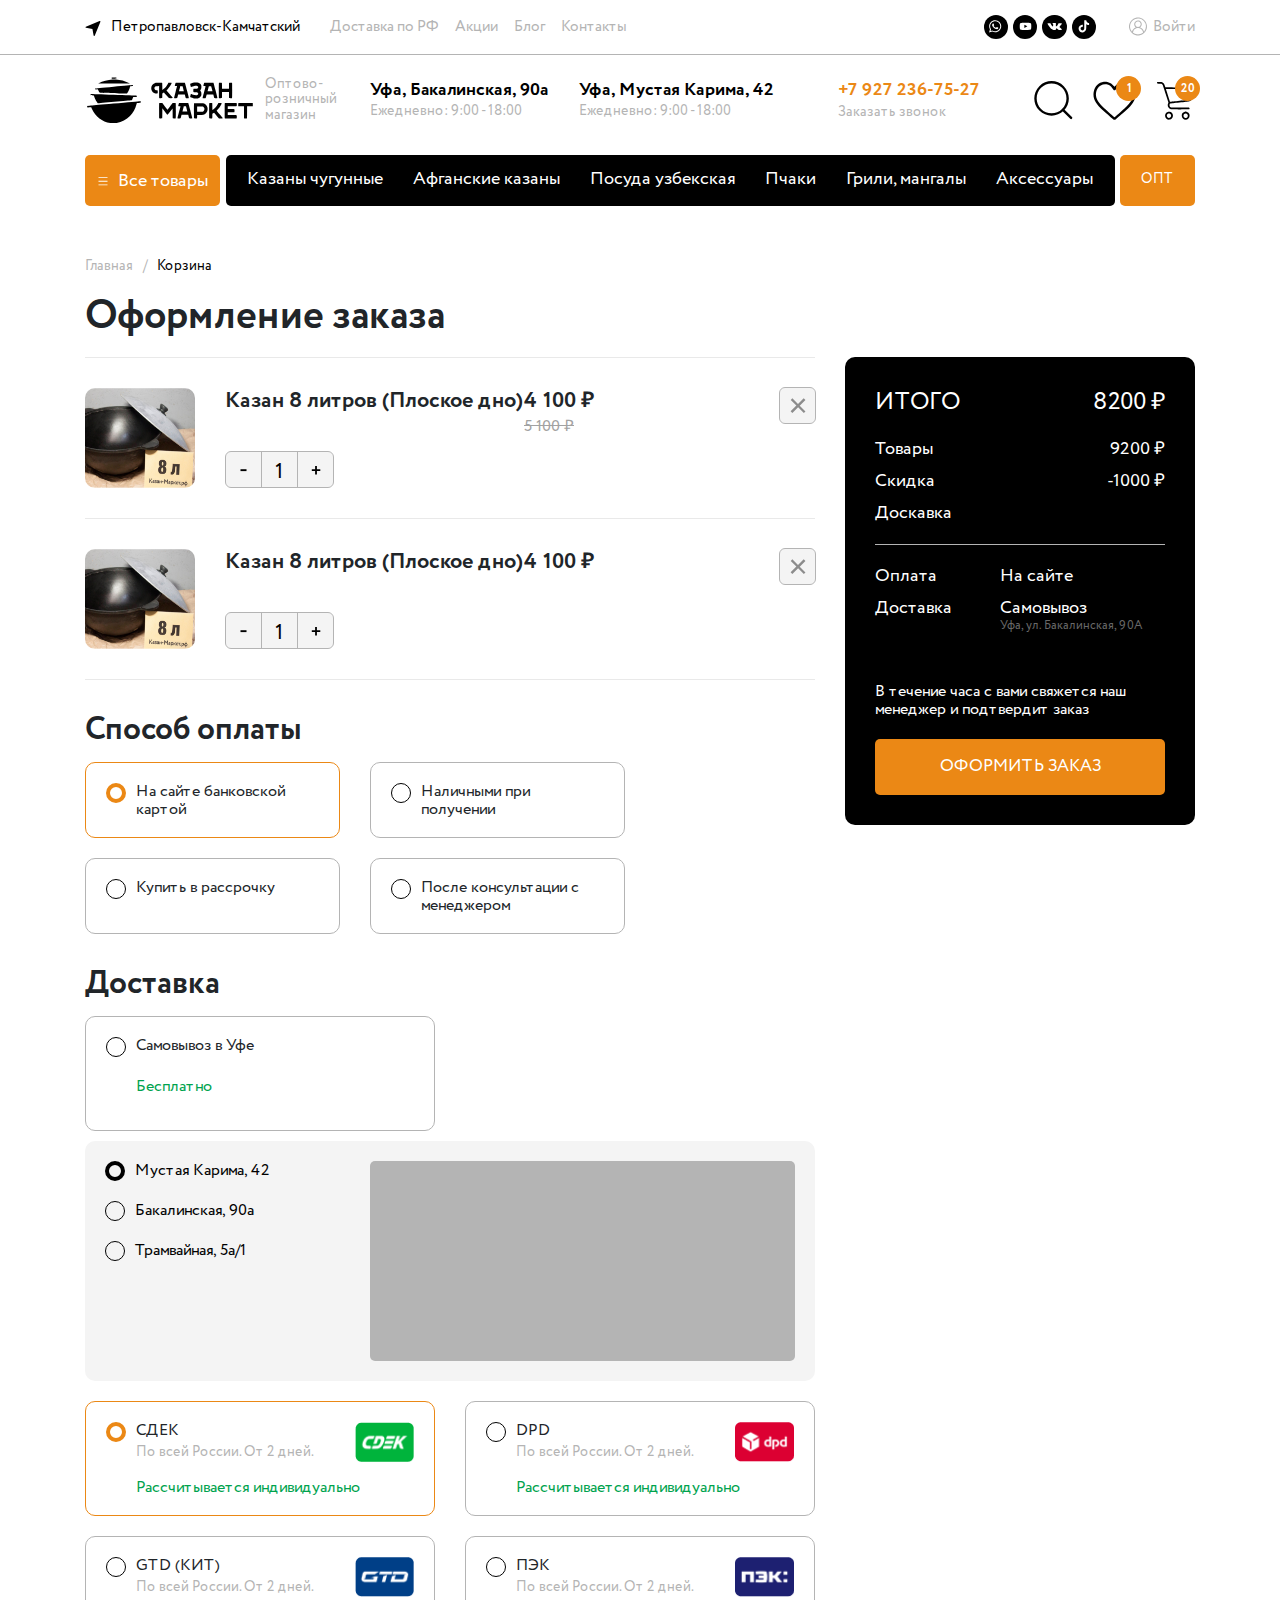
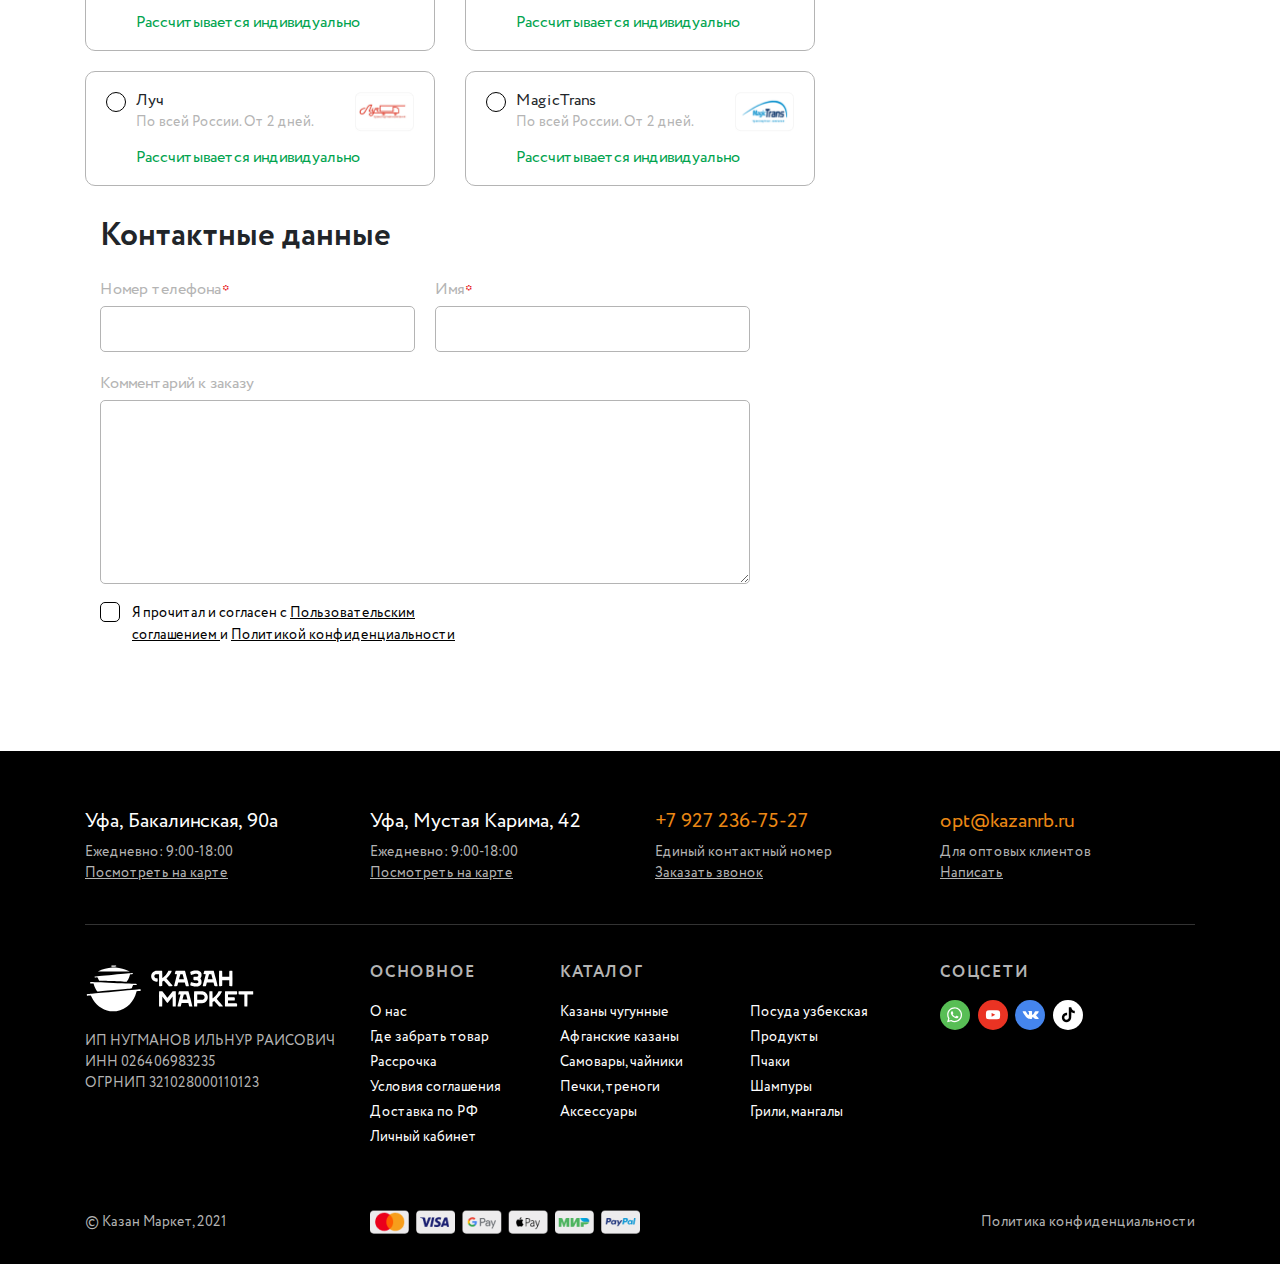
<file: shopping_cart.html>
<!DOCTYPE html>
<html lang="ru">
  <head>
    <meta charset="UTF-8">
    <meta name="theme-color" content="#10cfe6">
    <meta http-equiv="X-UA-Compatible" content="IE=edge">
    <meta name="viewport" content="initial-scale=1.0, width=device-width">
    <meta name="mobile-web-app-capable" content="yes">
    <meta name="application-name" content="">
    <meta name="apple-mobile-web-app-capable" content="yes">
    <meta name="apple-mobile-web-app-status-bar-style" content="black-translucent">
    <meta name="apple-mobile-web-app-title" content="">
    <meta name="msapplication-TileColor" content="#10cfe6">
    <meta name="msapplication-TileImage" content="./images/favicons/mstile-144x144.png">
    <meta name="msapplication-config" content="./images/favicons/browserconfig.xml">
    <title>Корзина</title>
    <link rel="shortcut icon" href="/images/favicons/favicon.ico">
    <link rel="icon" type="image/png" sizes="16x16" href="./images/favicons/favicon-16x16.png">
    <link rel="icon" type="image/png" sizes="32x32" href="./images/favicons/favicon-32x32.png">
    <link rel="icon" type="image/png" sizes="48x48" href="./images/favicons/favicon-48x48.png">
    <link rel="manifest" href="/images/favicons/manifest.json">
    <link rel="apple-touch-icon" sizes="57x57" href="./images/favicons/apple-touch-icon-57x57.png">
    <link rel="apple-touch-icon" sizes="60x60" href="./images/favicons/apple-touch-icon-60x60.png">
    <link rel="apple-touch-icon" sizes="72x72" href="./images/favicons/apple-touch-icon-72x72.png">
    <link rel="apple-touch-icon" sizes="76x76" href="./images/favicons/apple-touch-icon-76x76.png">
    <link rel="apple-touch-icon" sizes="114x114" href="./images/favicons/apple-touch-icon-114x114.png">
    <link rel="apple-touch-icon" sizes="120x120" href="./images/favicons/apple-touch-icon-120x120.png">
    <link rel="apple-touch-icon" sizes="144x144" href="./images/favicons/apple-touch-icon-144x144.png">
    <link rel="apple-touch-icon" sizes="152x152" href="./images/favicons/apple-touch-icon-152x152.png">
    <link rel="apple-touch-icon" sizes="167x167" href="./images/favicons/apple-touch-icon-167x167.png">
    <link rel="apple-touch-icon" sizes="180x180" href="./images/favicons/apple-touch-icon-180x180.png">
    <link rel="apple-touch-icon" sizes="1024x1024" href="./images/favicons/apple-touch-icon-1024x1024.png">
    <link rel="icon" type="image/png" sizes="228x228" href="./images/favicons/coast-228x228.png">
    <link rel="yandex-tableau-widget" href="./images/favicons/yandex-browser-manifest.json">
    <link rel="stylesheet" href="./css/main.css">
    <script src="/js/splide.min.js"> </script><!--[if lt IE 9]>
    <script src="http://cdnjs.cloudflare.com/ajax/libs/html5shiv/3.7.2/html5shiv.min.js"></script><![endif]-->
  </head>
  <body class="shopping-cart">
    <div class="page">
      <!--PAGE CONTENT-->
      <div class="page__content">
        <!--HEADER-->
        <header class="header d-flex">
          <div class="header__top container-fluid">
            <div class="container d-flex">
              <button class="user-location btn icon-btn d-flex">
                <svg class="icon icon-location-arrow ">
                  <use xlink:href="./images/sprite.svg#location-arrow"></use>
                </svg><span>Петропавловск-Камчатский</span>
              </button>
              <nav class="header__top-nav d-flex"><a class="header__nav-link" href="#">Доставка по РФ</a><a class="header__nav-link" href="#">Акции</a><a class="header__nav-link" href="#">Блог</a><a class="header__nav-link" href="#">Контакты</a></nav>
              <div class="header__badges"></div>
              <div class="right d-flex">
                <div class="header__community d-flex"><a class="community-link d-flex-center circle" href="#">
                    <svg class="icon icon-whatsapp whatsapp--tiny">
                      <use xlink:href="./images/sprite.svg#whatsapp"></use>
                    </svg></a><a class="community-link d-flex-center circle" href="#">
                    <svg class="icon icon-youtube youtube--tiny">
                      <use xlink:href="./images/sprite.svg#youtube"></use>
                    </svg></a><a class="community-link d-flex-center circle" href="#">
                    <svg class="icon icon-vk vk--tiny">
                      <use xlink:href="./images/sprite.svg#vk"></use>
                    </svg></a><a class="community-link d-flex-center circle" href="#">
                    <svg class="icon icon-tiktok tiktok--tiny">
                      <use xlink:href="./images/sprite.svg#tiktok"></use>
                    </svg></a></div>
                <button class="header__auth btn icon-btn d-flex">
                  <svg class="icon icon-user-circle ">
                    <use xlink:href="./images/sprite.svg#user-circle"></use>
                  </svg><span>Войти</span>
                </button>
              </div>
            </div>
          </div>
          <div class="header__main container d-flex">
            <div class="left d-flex">
              <button class="header__burger-menu-btn d-flex-center btn icon-btn bg-primary">
                <svg class="icon icon-menu ">
                  <use xlink:href="./images/sprite.svg#menu"></use>
                </svg>
              </button>
              <div class="header__logo-container d-flex"><a class="header__logo" href="/">
                  <svg class="icon icon-logo ">
                    <use xlink:href="./images/sprite.svg#logo"></use>
                  </svg></a><span class="header__logo-description">Оптово-розничный магазин </span></div>
              <div class="header__addresses d-flex">
                <div class="header__address">
                  <h3>Уфа, Бакалинская, 90а</h3><span>Ежедневно: 9:00 - 18:00</span>
                </div>
                <div class="header__address">
                  <h3>Уфа, Мустая Карима, 42</h3><span>Ежедневно: 9:00 - 18:00</span>
                </div>
              </div>
            </div>
            <div class="right d-flex">
              <div class="header__call-request d-flex"><a href="call:+79272367527">+7 927 236-75-27</a><span role="button">Заказать звонок</span></div>
              <div class="header__icon-btn-group d-flex">
                <button class="header__icon-btn btn icon-btn">
                  <svg class="icon icon-search ">
                    <use xlink:href="./images/sprite.svg#search"></use>
                  </svg>
                </button>
                <button class="header__icon-btn btn icon-btn">
                  <svg class="icon icon-heart ">
                    <use xlink:href="./images/sprite.svg#heart"></use>
                  </svg><span class="badge">1</span>
                </button>
                <button class="header__icon-btn btn icon-btn">
                  <svg class="icon icon-shopping-cart ">
                    <use xlink:href="./images/sprite.svg#shopping-cart"></use>
                  </svg><span class="badge">20</span>
                </button>
              </div>
            </div>
          </div>
          <div class="header__nav container d-flex">
            <div class="header__burger-menu-container container-fluid">
              <button class="header__burger-menu-btn btn">
                <svg class="icon icon-menu ">
                  <use xlink:href="./images/sprite.svg#menu"></use>
                </svg><span>Все товары</span>
              </button>
              <div class="header__hidden-dropdown">
                <div class="header__burger-menu menu container-fluid">
                  <ul class="menu__categories">
                    <div class="menu__sub-container container-fluid">
                      <li class="menu__link menu__link-arrow">
                        <div class="menu__link-inner"><img src="./images//category_1.png" alt=""><span>Казаны чугунные</span></div>
                      </li>
                      <ul class="menu__sub-categories">
                        <li><a class="menu__sub-link" href="#">
                            <div class="menu__link-inner"><span>Популярные объемы</span></div></a></li>
                        <li><a class="menu__sub-link" href="#">
                            <div class="menu__link-inner"><span>Тестовые товары1</span></div></a></li>
                        <li><a class="menu__sub-link" href="#">
                            <div class="menu__link-inner"><span>Тестовые товары2</span></div></a></li>
                        <li><a class="menu__sub-link" href="#">
                            <div class="menu__link-inner"><span>Тестовые товары3</span></div></a></li>
                        <li><a class="menu__sub-link" href="#">
                            <div class="menu__link-inner"><span>Тестовые товары4</span></div></a></li>
                      </ul>
                    </div>
                    <div class="menu__sub-container container-fluid">
                      <li class="menu__link menu__link-arrow">
                        <div class="menu__link-inner"><img src="./images//category_1.png" alt=""><span>Очень длинное название</span></div>
                      </li>
                      <ul class="menu__sub-categories">
                        <li><a class="menu__sub-link" href="#">
                            <div class="menu__link-inner"><span>Тестовые товары</span></div></a></li>
                        <li><a class="menu__sub-link" href="#">
                            <div class="menu__link-inner"><span>Тестовые товары1</span></div></a></li>
                        <li><a class="menu__sub-link" href="#">
                            <div class="menu__link-inner"><span>Тестовые товары2</span></div></a></li>
                        <li><a class="menu__sub-link" href="#">
                            <div class="menu__link-inner"><span>Тестовые товары3</span></div></a></li>
                        <li><a class="menu__sub-link" href="#">
                            <div class="menu__link-inner"><span>Тестовые товары4</span></div></a></li>
                      </ul>
                    </div>
                    <div class="menu__sub-container container-fluid">
                      <li class="menu__link menu__link-arrow">
                        <div class="menu__link-inner"><img src="./images//category_1.png" alt=""><span>Казаны чугунные2</span></div>
                      </li>
                      <ul class="menu__sub-categories">
                        <li><a class="menu__sub-link" href="#">
                            <div class="menu__link-inner"><span>Тестовые товары</span></div></a></li>
                        <li><a class="menu__sub-link" href="#">
                            <div class="menu__link-inner"><span>Тестовые товары</span></div></a></li>
                        <li><a class="menu__sub-link" href="#">
                            <div class="menu__link-inner"><span>Тестовые товары</span></div></a></li>
                        <li><a class="menu__sub-link" href="#">
                            <div class="menu__link-inner"><span>Тестовые товары</span></div></a></li>
                        <li><a class="menu__sub-link" href="#">
                            <div class="menu__link-inner"><span>Тестовые товары</span></div></a></li>
                      </ul>
                    </div>
                    <div class="menu__sub-container container-fluid">
                      <li class="menu__link menu__link-arrow">
                        <div class="menu__link-inner"><img src="./images//category_1.png" alt=""><span>Казаны чугунные3</span></div>
                      </li>
                      <ul class="menu__sub-categories">
                        <li><a class="menu__sub-link" href="#">
                            <div class="menu__link-inner"><span>Тестовые товары</span></div></a></li>
                        <li><a class="menu__sub-link" href="#">
                            <div class="menu__link-inner"><span>Тестовые товары</span></div></a></li>
                        <li><a class="menu__sub-link" href="#">
                            <div class="menu__link-inner"><span>Тестовые товары</span></div></a></li>
                        <li><a class="menu__sub-link" href="#">
                            <div class="menu__link-inner"><span>Тестовые товары</span></div></a></li>
                        <li><a class="menu__sub-link" href="#">
                            <div class="menu__link-inner"><span>Тестовые товары</span></div></a></li>
                      </ul>
                    </div>
                    <div class="menu__sub-container container-fluid">
                      <li class="menu__link menu__link-arrow">
                        <div class="menu__link-inner"><img src="./images//category_1.png" alt=""><span>Казаны чугунные4</span></div>
                      </li>
                      <ul class="menu__sub-categories">
                        <li><a class="menu__sub-link" href="#">
                            <div class="menu__link-inner"><span>Тестовые товары</span></div></a></li>
                        <li><a class="menu__sub-link" href="#">
                            <div class="menu__link-inner"><span>Тестовые товары</span></div></a></li>
                        <li><a class="menu__sub-link" href="#">
                            <div class="menu__link-inner"><span>Тестовые товары</span></div></a></li>
                        <li><a class="menu__sub-link" href="#">
                            <div class="menu__link-inner"><span>Тестовые товары</span></div></a></li>
                        <li><a class="menu__sub-link" href="#">
                            <div class="menu__link-inner"><span>Тестовые товары</span></div></a></li>
                      </ul>
                    </div>
                    <li><a class="menu__link" href="#">
                        <div class="menu__link-inner"><img src="./images//category_1.png" alt=""><span>Казаны чугунные5</span></div></a></li>
                    <li><a class="menu__link" href="#">
                        <div class="menu__link-inner"><img src="./images//category_1.png" alt=""><span>Казаны чугунные6</span></div></a></li>
                    <li><a class="menu__link" href="#">
                        <div class="menu__link-inner"><img src="./images//category_1.png" alt=""><span>Казаны чугунные7</span></div></a></li>
                    <div class="menu__sub-container container-fluid">
                      <li class="menu__link menu__link-arrow">
                        <div class="menu__link-inner"><img src="./images//category_1.png" alt=""><span>Казаны чугунные8</span></div>
                      </li>
                      <ul class="menu__sub-categories">
                        <li><a class="menu__sub-link" href="#">
                            <div class="menu__link-inner"><span>Тестовые товары</span></div></a></li>
                        <li><a class="menu__sub-link" href="#">
                            <div class="menu__link-inner"><span>Тестовые товары</span></div></a></li>
                        <li><a class="menu__sub-link" href="#">
                            <div class="menu__link-inner"><span>Тестовые товары</span></div></a></li>
                        <li><a class="menu__sub-link" href="#">
                            <div class="menu__link-inner"><span>Тестовые товары</span></div></a></li>
                        <li><a class="menu__sub-link" href="#">
                            <div class="menu__link-inner"><span>Тестовые товары</span></div></a></li>
                      </ul>
                    </div>
                    <li><a class="menu__link" href="#">
                        <div class="menu__link-inner"><img src="./images//category_1.png" alt=""><span>Казаны чугунные9</span></div></a></li>
                    <li><a class="menu__link" href="#">
                        <div class="menu__link-inner"><img src="./images//category_1.png" alt=""><span>Казаны чугунные10</span></div></a></li>
                    <li><a class="menu__link" href="#">
                        <div class="menu__link-inner"><img src="./images//category_1.png" alt=""><span>Казаны чугунные11</span></div></a></li>
                  </ul>
                </div>
                <div class="header__nav-bottom">
                  <div class="container d-flex">
                    <div class="left d-flex">
                      <div class="header__call-request d-flex"><a href="call:+79272367527">+7 927 236-75-27</a><span role="button">Заказать звонок</span></div>
                      <div class="header__addresses d-flex">
                        <div class="header__address">
                          <h3>Уфа, Бакалинская, 90а</h3><span>Ежедневно: 9:00 - 18:00</span>
                        </div>
                        <div class="header__address">
                          <h3>Уфа, Мустая Карима, 42</h3><span>Ежедневно: 9:00 - 18:00</span>
                        </div>
                      </div>
                    </div>
                    <div class="center d-flex">
                      <div class="header__community d-flex"><a class="community-link d-flex-center circle whatsapp--bg-color" href="#">
                          <svg class="icon icon-whatsapp whatsapp--small">
                            <use xlink:href="./images/sprite.svg#whatsapp"></use>
                          </svg></a><a class="community-link d-flex-center circle youtube--bg-color" href="#">
                          <svg class="icon icon-youtube youtube--small">
                            <use xlink:href="./images/sprite.svg#youtube"></use>
                          </svg></a><a class="community-link d-flex-center circle vk--bg-color" href="#">
                          <svg class="icon icon-vk vk--small">
                            <use xlink:href="./images/sprite.svg#vk"></use>
                          </svg></a><a class="community-link d-flex-center circle tiktok--bg-color" href="#">
                          <svg class="icon icon-tiktok tiktok--small">
                            <use xlink:href="./images/sprite.svg#tiktok"></use>
                          </svg></a></div>
                      <div class="header__badges"></div>
                    </div>
                    <div class="right d-flex"><a class="header__opt-link" href="#">ОПТ</a></div>
                  </div>
                </div>
              </div>
            </div>
            <div class="header__nav-bar nav-bar d-flex"><a class="nav-bar__link" href="#">Казаны чугунные</a><a class="nav-bar__link" href="#">Афганские казаны</a><a class="nav-bar__link" href="#">Посуда узбекская</a><a class="nav-bar__link" href="#">Пчаки</a><a class="nav-bar__link" href="#">Грили, мангалы</a><a class="nav-bar__link" href="#">Аксессуары</a></div><a class="header__opt-link" href="#">ОПТ</a>
          </div>
        </header>
        <!--END HEADER-->
        <main class="page__main">
          <nav class="container" aria-label="breadcrumb">
            <ol class="breadcrumb">
              <li class="breadcrumb-item"><a href="/">Главная</a></li>
              <li class="breadcrumb-item active" aria-current="page"><span>Корзина</span></li>
            </ol>
          </nav>
          <div class="container">
            <div class="page__title">
              <h1>Оформление заказа</h1>
            </div>
            <div class="shopping-cart__content">
              <div class="left">
                <div class="shopping-cart__list">
                  <div class="shopping-cart__item"><img src="./images/product.png" alt="">
                    <div class="shopping-cart__item-info">
                      <div class="d-flex flex-column">
                        <div class="shopping-cart__item-title">
                          <h3>Казан 8 литров  (Плоское дно)</h3>
                        </div>
                        <div class="shopping-cart__item-amount-group d-flex">
                          <button class="btn shopping-cart__item-amount-decrease">
                            <svg class="icon icon-minus ">
                              <use xlink:href="./images/sprite.svg#minus"></use>
                            </svg>
                          </button>
                          <button class="btn shopping-cart__item-amount"><span>1</span></button>
                          <button class="btn shopping-cart__item-amount-increase">
                            <svg class="icon icon-plus ">
                              <use xlink:href="./images/sprite.svg#plus"></use>
                            </svg>
                          </button>
                        </div>
                      </div>
                      <div class="d-flex flex-column">
                        <div class="shopping-cart__item-price"><span>4 100 ₽</span></div>
                        <div class="shopping-cart__item-old-price"><span>5 100 ₽</span></div>
                      </div>
                    </div>
                    <button class="shopping-cart__item-remove-btn btn">
                      <svg class="icon icon-x ">
                        <use xlink:href="./images/sprite.svg#x"></use>
                      </svg>
                    </button>
                  </div>
                  <div class="shopping-cart__item"><img src="./images/product.png" alt="">
                    <div class="shopping-cart__item-info">
                      <div class="d-flex flex-column">
                        <div class="shopping-cart__item-title">
                          <h3>Казан 8 литров  (Плоское дно)</h3>
                        </div>
                        <div class="shopping-cart__item-amount-group d-flex">
                          <button class="btn shopping-cart__item-amount-decrease">
                            <svg class="icon icon-minus ">
                              <use xlink:href="./images/sprite.svg#minus"></use>
                            </svg>
                          </button>
                          <button class="btn shopping-cart__item-amount"><span>1</span></button>
                          <button class="btn shopping-cart__item-amount-increase">
                            <svg class="icon icon-plus ">
                              <use xlink:href="./images/sprite.svg#plus"></use>
                            </svg>
                          </button>
                        </div>
                      </div>
                      <div class="d-flex flex-column">
                        <div class="shopping-cart__item-price"><span>4 100 ₽</span></div>
                      </div>
                    </div>
                    <button class="shopping-cart__item-remove-btn btn">
                      <svg class="icon icon-x ">
                        <use xlink:href="./images/sprite.svg#x"></use>
                      </svg>
                    </button>
                  </div>
                </div>
                <div class="shopping-cart__payment">
                  <h2>Способ оплаты</h2>
                  <div class="shopping-cart__payment-methods">
                    <div class="shopping-cart__payment-method">
                      <input id="payment-bank-card" type="radio" name="payment-method" value="bank-card" checked>
                      <label for="payment-bank-card">
                        <div class="circle"></div>
                        <h3>На сайте банковской картой</h3>
                      </label>
                    </div>
                    <div class="shopping-cart__payment-method">
                      <input id="payment-cash" type="radio" name="payment-method" value="cash">
                      <label for="payment-cash">
                        <div class="circle"></div>
                        <h3>Наличными при получении</h3>
                      </label>
                    </div>
                    <div class="shopping-cart__payment-method">
                      <input id="payment-installment" type="radio" name="payment-method" value="installment">
                      <label for="payment-installment">
                        <div class="circle"></div>
                        <h3>Купить в рассрочку</h3>
                      </label>
                    </div>
                    <div class="shopping-cart__payment-method">
                      <input id="payment-after-consultation" type="radio" name="payment-method" value="after-consultation">
                      <label for="payment-after-consultation">
                        <div class="circle"></div>
                        <h3>После консультации с менеджером</h3>
                      </label>
                    </div>
                  </div>
                </div>
                <div class="shopping-cart__delivery">
                  <h2>Доставка</h2>
                  <div class="shopping-cart__delivery-method">
                    <input id="delivery-pickup" type="radio" name="delivery-method" value="pickup" checked>
                    <label for="delivery-pickup">
                      <div class="shopping-cart__delivery-row">
                        <div class="circle"></div>
                        <div class="shopping-cart__delivery-text">
                          <h3>Самовывоз в Уфе</h3>
                        </div>
                      </div>
                      <div class="shopping-cart__delivery-method-row">
                        <div class="shopping-cart__delivery-bottom-text" style="margin-top:21px"><span>Бесплатно</span></div>
                      </div>
                    </label>
                  </div>
                  <div class="shopping-cart__delivery-addresses">
                    <div class="left">
                      <div class="shopping-cart__delivery-address">
                        <input id="delivery-address1" type="radio" name="delivery-address" value="address1" checked>
                        <label for="delivery-address1">
                          <div class="shopping-cart__delivery-row">
                            <div class="circle"></div><span>Мустая Карима, 42</span>
                          </div>
                        </label>
                      </div>
                      <div class="shopping-cart__delivery-address">
                        <input id="delivery-address2" type="radio" name="delivery-address" value="address2">
                        <label for="delivery-address2">
                          <div class="shopping-cart__delivery-row">
                            <div class="circle"></div><span>Бакалинская, 90а</span>
                          </div>
                        </label>
                      </div>
                      <div class="shopping-cart__delivery-address">
                        <input id="delivery-address3" type="radio" name="delivery-address" value="address3">
                        <label for="delivery-address3">
                          <div class="shopping-cart__delivery-row">
                            <div class="circle"></div><span>Трамвайная, 5а/1</span>
                          </div>
                        </label>
                      </div>
                    </div>
                    <div class="right">
                      <div class="shopping-cart__delivery-map"></div>
                    </div>
                  </div>
                  <div class="shopping-cart__delivery-methods">
                    <div class="shopping-cart__delivery-method">
                      <input id="delivery-sdek" type="radio" name="delivery-method" value="sdek" checked>
                      <label for="delivery-sdek">
                        <div class="shopping-cart__delivery-row">
                          <div class="circle"></div>
                          <div class="shopping-cart__delivery-text">
                            <h3>СДЕК</h3><span>По всей России. От 2 дней.</span>
                          </div><img src="./images/sdek.png" alt="">
                        </div>
                        <div class="shopping-cart__delivery-method-row">
                          <div class="shopping-cart__delivery-bottom-text"><span>Рассчитывается индивидуально</span></div>
                        </div>
                      </label>
                    </div>
                    <div class="shopping-cart__delivery-method">
                      <input id="delivery-dpd" type="radio" name="delivery-method" value="dpd">
                      <label for="delivery-dpd">
                        <div class="shopping-cart__delivery-row">
                          <div class="circle"></div>
                          <div class="shopping-cart__delivery-text">
                            <h3>DPD</h3><span>По всей России. От 2 дней.</span>
                          </div><img src="./images/dpd.png" alt="">
                        </div>
                        <div class="shopping-cart__delivery-method-row">
                          <div class="shopping-cart__delivery-bottom-text"><span>Рассчитывается индивидуально</span></div>
                        </div>
                      </label>
                    </div>
                    <div class="shopping-cart__delivery-method">
                      <input id="delivery-gtd" type="radio" name="delivery-method" value="gtd">
                      <label for="delivery-gtd">
                        <div class="shopping-cart__delivery-row">
                          <div class="circle"></div>
                          <div class="shopping-cart__delivery-text">
                            <h3>GTD (КИТ)</h3><span>По всей России. От 2 дней.</span>
                          </div><img src="./images/gtd.png" alt="">
                        </div>
                        <div class="shopping-cart__delivery-method-row">
                          <div class="shopping-cart__delivery-bottom-text"><span>Рассчитывается индивидуально</span></div>
                        </div>
                      </label>
                    </div>
                    <div class="shopping-cart__delivery-method">
                      <input id="delivery-pek" type="radio" name="delivery-method" value="pek">
                      <label for="delivery-pek">
                        <div class="shopping-cart__delivery-row">
                          <div class="circle"></div>
                          <div class="shopping-cart__delivery-text">
                            <h3>ПЭК</h3><span>По всей России. От 2 дней.</span>
                          </div><img src="./images/pek.png" alt="">
                        </div>
                        <div class="shopping-cart__delivery-method-row">
                          <div class="shopping-cart__delivery-bottom-text"><span>Рассчитывается индивидуально</span></div>
                        </div>
                      </label>
                    </div>
                    <div class="shopping-cart__delivery-method">
                      <input id="delivery-luch" type="radio" name="delivery-method" value="luch">
                      <label for="delivery-luch">
                        <div class="shopping-cart__delivery-row">
                          <div class="circle"></div>
                          <div class="shopping-cart__delivery-text">
                            <h3>Луч</h3><span>По всей России. От 2 дней.</span>
                          </div><img src="./images/luch.png" alt="">
                        </div>
                        <div class="shopping-cart__delivery-method-row">
                          <div class="shopping-cart__delivery-bottom-text"><span>Рассчитывается индивидуально</span></div>
                        </div>
                      </label>
                    </div>
                    <div class="shopping-cart__delivery-method">
                      <input id="delivery-magictrans" type="radio" name="delivery-method" value="magictrans">
                      <label for="delivery-magictrans">
                        <div class="shopping-cart__delivery-row">
                          <div class="circle"></div>
                          <div class="shopping-cart__delivery-text">
                            <h3>MagicTrans</h3><span>По всей России. От 2 дней.</span>
                          </div><img src="./images/magictrans.png" alt="">
                        </div>
                        <div class="shopping-cart__delivery-method-row">
                          <div class="shopping-cart__delivery-bottom-text"><span>Рассчитывается индивидуально</span></div>
                        </div>
                      </label>
                    </div>
                  </div>
                </div>
                <div class="shopping-cart__contacts">
                  <h2>Контактные данные</h2>
                  <div class="shopping-cart__contacts-form">
                    <div class="shopping-cart__contacts-row">
                      <div class="shopping-cart__contacts-field required">
                        <label for="contacts-phone">Номер телефона</label>
                        <input id="contacts-phone" type="text" name="contacts-phone">
                      </div>
                      <div class="shopping-cart__contacts-field required">
                        <label for="contacts-name">Имя</label>
                        <input id="contacts-name" type="text" name="contacts-name">
                      </div>
                    </div>
                    <div class="shopping-cart__contacts-textarea">
                      <label for="contacts-comment">Комментарий к заказу</label>
                      <textarea id="contacts-comment" name="contacts-comment"></textarea>
                    </div>
                  </div>
                  <label class="agreement" for="user-agreement">
                    <input id="user-agreement" type="checkbox" name="user-agreement"><span class="checkmark"></span><span>Я прочитал и согласен с </span><a href="#"> Пользовательским соглашением </a><span>и </span><a href="#">Политикой конфиденциальности</a>
                  </label>
                </div>
              </div>
              <div class="right">
                <div class="shopping-cart__checkout">
                  <div class="shopping-cart__price">
                    <div class="shopping-cart__price-row shopping-cart__price-row--big"><span>ИТОГО</span><span>8200 ₽</span></div>
                    <div class="shopping-cart__price-row shopping-cart__price-row--small"><span>Товары</span><span>9200 ₽</span></div>
                    <div class="shopping-cart__price-row shopping-cart__price-row--small"><span>Скидка</span><span>-1000 ₽</span></div>
                    <div class="shopping-cart__price-row shopping-cart__price-row--small"><span>Доскавка</span></div>
                  </div>
                  <div class="shopping-cart__checkout-row">
                    <div class="left"><span>Оплата</span></div>
                    <div class="right"><span>На сайте</span></div>
                  </div>
                  <div class="shopping-cart__checkout-row">
                    <div class="left"><span>Доставка</span></div>
                    <div class="right"><span>Самовывоз</span><span class="shopping-cart__checkout-address">Уфа, ул. Бакалинская, 90А</span></div>
                  </div>
                  <div class="shopping-cart__checkout-text"><span>В течение часа с вами свяжется наш менеджер и подтвердит заказ</span></div>
                  <div class="shopping-cart__checkout-btn btn"><span>Оформить заказ</span></div>
                </div>
              </div>
            </div>
          </div>
        </main>
      </div>
      <!--END PAGE CONTENT-->
      <footer class="footer">
        <div class="container">
          <div class="footer__top">
            <div class="contacts">
              <div class="contacts__item">
                <div class="contacts__link"><span>Уфа, Бакалинская, 90a</span></div>
                <div class="contacts__text"><span>Ежедневно: 9:00-18:00</span><br><a class="contacts__text-link" href="#">Посмотреть на карте</a></div>
              </div>
              <div class="contacts__item">
                <div class="contacts__link"><span>Уфа, Мустая Карима, 42</span></div>
                <div class="contacts__text"><span>Ежедневно: 9:00-18:00</span><br><a class="contacts__text-link" href="#">Посмотреть на карте</a></div>
              </div>
              <div class="contacts__item">
                <div class="contacts__link text-primary"><span>+7 927 236-75-27</span></div>
                <div class="contacts__text"><span>Единый контактный номер</span><br><a class="contacts__text-link" href="#">Заказать звонок</a></div>
              </div>
              <div class="contacts__item">
                <div class="contacts__link text-primary"><span>opt@kazanrb.ru</span></div>
                <div class="contacts__text"><span>Для оптовых клиентов</span><br><a class="contacts__text-link" href="#">Написать</a></div>
              </div>
            </div>
          </div>
          <div class="footer__main">
            <ul class="footer__column">
              <li class="footer__logo-container"><a href="#"> 
                  <svg class="icon icon-logo footer__logo">
                    <use xlink:href="./images/sprite.svg#logo"></use>
                  </svg></a></li>
              <li class="organization-info uppercase"><span>ИП НУГМАНОВ ИЛЬНУР РАИСОВИЧ</span><br><span>ИНН 026406983235</span><br><span>ОГРНИП 321028000110123</span></li>
            </ul>
            <ul class="footer__column">
              <li class="footer__column-header"><span>Основное</span></li>
              <li class="footer__column-link"><a href="#"> О нас</a></li>
              <li class="footer__column-link"><a href="#"> Где забрать товар</a></li>
              <li class="footer__column-link"><a href="#"> Рассрочка</a></li>
              <li class="footer__column-link"><a href="#"> Условия соглашения</a></li>
              <li class="footer__column-link"><a href="#"> Доставка по РФ</a></li>
              <li class="footer__column-link"><a href="#"> Личный кабинет</a></li>
            </ul>
            <ul class="footer__column">
              <li class="footer__column-header"><span>КАТАЛОГ</span></li>
              <li class="footer__column-link"><a href="#"> Казаны чугунные</a></li>
              <li class="footer__column-link"><a href="#"> Афганские казаны</a></li>
              <li class="footer__column-link"><a href="#"> Самовары, чайники</a></li>
              <li class="footer__column-link"><a href="#"> Печки, треноги</a></li>
              <li class="footer__column-link"><a href="#"> Аксессуары</a></li>
              <li class="footer__column-link d-xl-none"><a href="#"> Посуда узбекская</a></li>
              <li class="footer__column-link d-xl-none"><a href="#"> Продукты</a></li>
              <li class="footer__column-link d-xl-none"><a href="#"> Пчаки</a></li>
              <li class="footer__column-link d-xl-none"><a href="#"> Шампуры</a></li>
              <li class="footer__column-link d-xl-none"><a href="#"> Грили, мангалы</a></li>
            </ul>
            <ul class="footer__column d-none d-xl-block">
              <li class="footer__column-header"></li>
              <li class="footer__column-link"><a href="#"> Посуда узбекская</a></li>
              <li class="footer__column-link"><a href="#"> Продукты</a></li>
              <li class="footer__column-link"><a href="#"> Пчаки</a></li>
              <li class="footer__column-link"><a href="#"> Шампуры</a></li>
              <li class="footer__column-link"><a href="#"> Грили, мангалы</a></li>
            </ul>
            <ul class="footer__column footer__community">
              <li class="footer__column-header"><span>Соцсети</span></li>
              <ul class="footer__community-container">
                <li class="footer__community-link whatsapp circle"><a class="btn" href="#">
                    <svg class="icon icon-whatsapp whatsapp--small">
                      <use xlink:href="./images/sprite.svg#whatsapp"></use>
                    </svg></a></li>
                <li class="footer__community-link youtube circle"><a class="btn" href="#">
                    <svg class="icon icon-youtube youtube--small">
                      <use xlink:href="./images/sprite.svg#youtube"></use>
                    </svg></a></li>
                <li class="footer__community-link vk circle"><a class="btn" href="#">
                    <svg class="icon icon-vk vk--small">
                      <use xlink:href="./images/sprite.svg#vk"></use>
                    </svg></a></li>
                <li class="footer__community-link tiktok circle"><a class="btn" href="#">
                    <svg class="icon icon-tiktok tiktok--small">
                      <use xlink:href="./images/sprite.svg#tiktok"></use>
                    </svg></a></li>
              </ul>
            </ul>
          </div>
          <div class="footer__bottom">
            <div class="copyright"><span>© Казан Маркет, 2021</span></div>
            <div class="payment-methods"><img src="./images//payment-methods.png" alt=""></div>
            <div class="privacy-policy"><a href="#">Политика конфиденциальности </a></div>
          </div>
        </div>
      </footer>
    </div>
    <script src="./js/main.js"></script>
  </body>
</html>
</file>
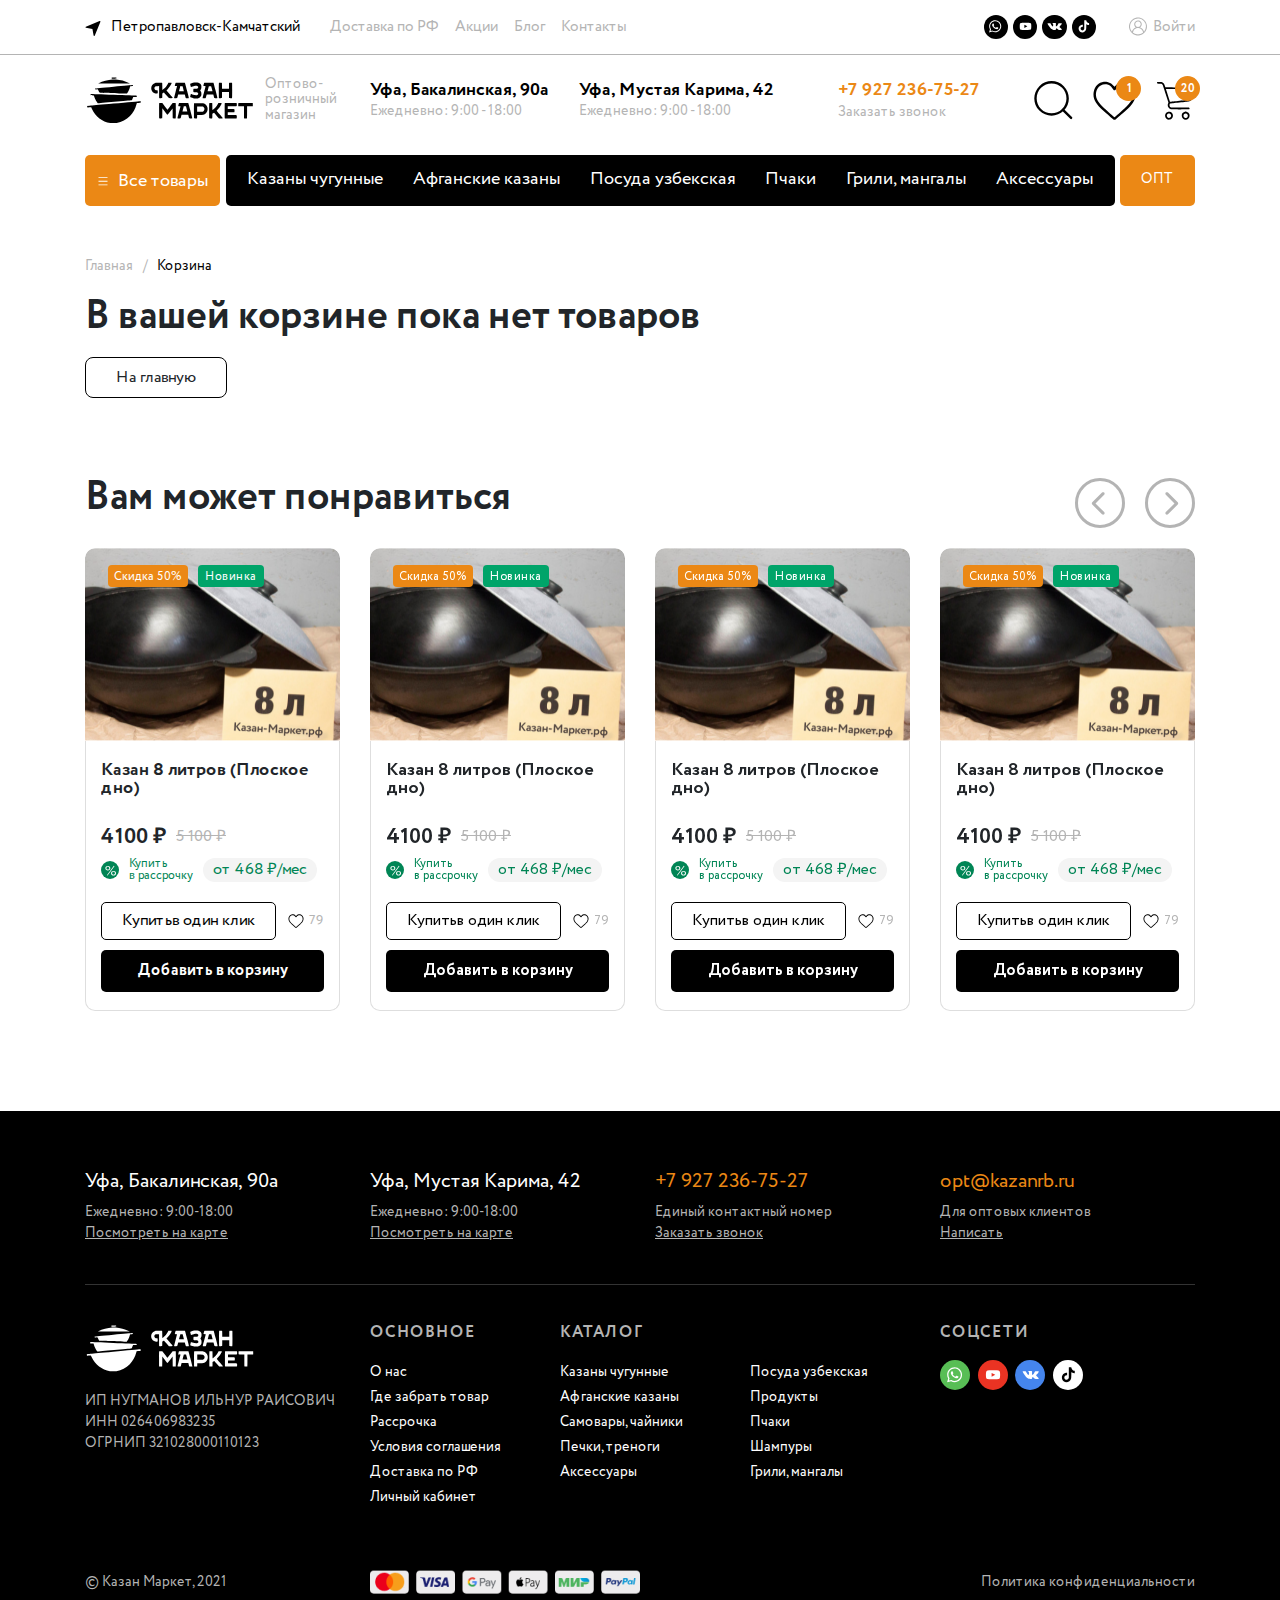
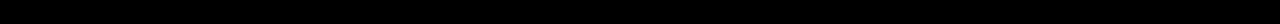
<file: shopping_cart_empty.html>
<!DOCTYPE html>
<html lang="ru">
  <head>
    <meta charset="UTF-8">
    <meta name="theme-color" content="#10cfe6">
    <meta http-equiv="X-UA-Compatible" content="IE=edge">
    <meta name="viewport" content="initial-scale=1.0, width=device-width">
    <meta name="mobile-web-app-capable" content="yes">
    <meta name="application-name" content="">
    <meta name="apple-mobile-web-app-capable" content="yes">
    <meta name="apple-mobile-web-app-status-bar-style" content="black-translucent">
    <meta name="apple-mobile-web-app-title" content="">
    <meta name="msapplication-TileColor" content="#10cfe6">
    <meta name="msapplication-TileImage" content="./images/favicons/mstile-144x144.png">
    <meta name="msapplication-config" content="./images/favicons/browserconfig.xml">
    <title>Корзина</title>
    <link rel="shortcut icon" href="/images/favicons/favicon.ico">
    <link rel="icon" type="image/png" sizes="16x16" href="./images/favicons/favicon-16x16.png">
    <link rel="icon" type="image/png" sizes="32x32" href="./images/favicons/favicon-32x32.png">
    <link rel="icon" type="image/png" sizes="48x48" href="./images/favicons/favicon-48x48.png">
    <link rel="manifest" href="/images/favicons/manifest.json">
    <link rel="apple-touch-icon" sizes="57x57" href="./images/favicons/apple-touch-icon-57x57.png">
    <link rel="apple-touch-icon" sizes="60x60" href="./images/favicons/apple-touch-icon-60x60.png">
    <link rel="apple-touch-icon" sizes="72x72" href="./images/favicons/apple-touch-icon-72x72.png">
    <link rel="apple-touch-icon" sizes="76x76" href="./images/favicons/apple-touch-icon-76x76.png">
    <link rel="apple-touch-icon" sizes="114x114" href="./images/favicons/apple-touch-icon-114x114.png">
    <link rel="apple-touch-icon" sizes="120x120" href="./images/favicons/apple-touch-icon-120x120.png">
    <link rel="apple-touch-icon" sizes="144x144" href="./images/favicons/apple-touch-icon-144x144.png">
    <link rel="apple-touch-icon" sizes="152x152" href="./images/favicons/apple-touch-icon-152x152.png">
    <link rel="apple-touch-icon" sizes="167x167" href="./images/favicons/apple-touch-icon-167x167.png">
    <link rel="apple-touch-icon" sizes="180x180" href="./images/favicons/apple-touch-icon-180x180.png">
    <link rel="apple-touch-icon" sizes="1024x1024" href="./images/favicons/apple-touch-icon-1024x1024.png">
    <link rel="icon" type="image/png" sizes="228x228" href="./images/favicons/coast-228x228.png">
    <link rel="yandex-tableau-widget" href="./images/favicons/yandex-browser-manifest.json">
    <link rel="stylesheet" href="./css/main.css">
    <script src="/js/splide.min.js"> </script><!--[if lt IE 9]>
    <script src="http://cdnjs.cloudflare.com/ajax/libs/html5shiv/3.7.2/html5shiv.min.js"></script><![endif]-->
  </head>
  <body class="shopping-cart">
    <div class="page">
      <!--PAGE CONTENT-->
      <div class="page__content">
        <!--HEADER-->
        <header class="header d-flex">
          <div class="header__top container-fluid">
            <div class="container d-flex">
              <button class="user-location btn icon-btn d-flex">
                <svg class="icon icon-location-arrow ">
                  <use xlink:href="./images/sprite.svg#location-arrow"></use>
                </svg><span>Петропавловск-Камчатский</span>
              </button>
              <nav class="header__top-nav d-flex"><a class="header__nav-link" href="#">Доставка по РФ</a><a class="header__nav-link" href="#">Акции</a><a class="header__nav-link" href="#">Блог</a><a class="header__nav-link" href="#">Контакты</a></nav>
              <div class="header__badges"></div>
              <div class="right d-flex">
                <div class="header__community d-flex"><a class="community-link d-flex-center circle" href="#">
                    <svg class="icon icon-whatsapp whatsapp--tiny">
                      <use xlink:href="./images/sprite.svg#whatsapp"></use>
                    </svg></a><a class="community-link d-flex-center circle" href="#">
                    <svg class="icon icon-youtube youtube--tiny">
                      <use xlink:href="./images/sprite.svg#youtube"></use>
                    </svg></a><a class="community-link d-flex-center circle" href="#">
                    <svg class="icon icon-vk vk--tiny">
                      <use xlink:href="./images/sprite.svg#vk"></use>
                    </svg></a><a class="community-link d-flex-center circle" href="#">
                    <svg class="icon icon-tiktok tiktok--tiny">
                      <use xlink:href="./images/sprite.svg#tiktok"></use>
                    </svg></a></div>
                <button class="header__auth btn icon-btn d-flex">
                  <svg class="icon icon-user-circle ">
                    <use xlink:href="./images/sprite.svg#user-circle"></use>
                  </svg><span>Войти</span>
                </button>
              </div>
            </div>
          </div>
          <div class="header__main container d-flex">
            <div class="left d-flex">
              <button class="header__burger-menu-btn d-flex-center btn icon-btn bg-primary">
                <svg class="icon icon-menu ">
                  <use xlink:href="./images/sprite.svg#menu"></use>
                </svg>
              </button>
              <div class="header__logo-container d-flex"><a class="header__logo" href="/">
                  <svg class="icon icon-logo ">
                    <use xlink:href="./images/sprite.svg#logo"></use>
                  </svg></a><span class="header__logo-description">Оптово-розничный магазин </span></div>
              <div class="header__addresses d-flex">
                <div class="header__address">
                  <h3>Уфа, Бакалинская, 90а</h3><span>Ежедневно: 9:00 - 18:00</span>
                </div>
                <div class="header__address">
                  <h3>Уфа, Мустая Карима, 42</h3><span>Ежедневно: 9:00 - 18:00</span>
                </div>
              </div>
            </div>
            <div class="right d-flex">
              <div class="header__call-request d-flex"><a href="call:+79272367527">+7 927 236-75-27</a><span role="button">Заказать звонок</span></div>
              <div class="header__icon-btn-group d-flex">
                <button class="header__icon-btn btn icon-btn">
                  <svg class="icon icon-search ">
                    <use xlink:href="./images/sprite.svg#search"></use>
                  </svg>
                </button>
                <button class="header__icon-btn btn icon-btn">
                  <svg class="icon icon-heart ">
                    <use xlink:href="./images/sprite.svg#heart"></use>
                  </svg><span class="badge">1</span>
                </button>
                <button class="header__icon-btn btn icon-btn">
                  <svg class="icon icon-shopping-cart ">
                    <use xlink:href="./images/sprite.svg#shopping-cart"></use>
                  </svg><span class="badge">20</span>
                </button>
              </div>
            </div>
          </div>
          <div class="header__nav container d-flex">
            <div class="header__burger-menu-container container-fluid">
              <button class="header__burger-menu-btn btn">
                <svg class="icon icon-menu ">
                  <use xlink:href="./images/sprite.svg#menu"></use>
                </svg><span>Все товары</span>
              </button>
              <div class="header__hidden-dropdown">
                <div class="header__burger-menu menu container-fluid">
                  <ul class="menu__categories">
                    <div class="menu__sub-container container-fluid">
                      <li class="menu__link menu__link-arrow">
                        <div class="menu__link-inner"><img src="./images//category_1.png" alt=""><span>Казаны чугунные</span></div>
                      </li>
                      <ul class="menu__sub-categories">
                        <li><a class="menu__sub-link" href="#">
                            <div class="menu__link-inner"><span>Популярные объемы</span></div></a></li>
                        <li><a class="menu__sub-link" href="#">
                            <div class="menu__link-inner"><span>Тестовые товары1</span></div></a></li>
                        <li><a class="menu__sub-link" href="#">
                            <div class="menu__link-inner"><span>Тестовые товары2</span></div></a></li>
                        <li><a class="menu__sub-link" href="#">
                            <div class="menu__link-inner"><span>Тестовые товары3</span></div></a></li>
                        <li><a class="menu__sub-link" href="#">
                            <div class="menu__link-inner"><span>Тестовые товары4</span></div></a></li>
                      </ul>
                    </div>
                    <div class="menu__sub-container container-fluid">
                      <li class="menu__link menu__link-arrow">
                        <div class="menu__link-inner"><img src="./images//category_1.png" alt=""><span>Очень длинное название</span></div>
                      </li>
                      <ul class="menu__sub-categories">
                        <li><a class="menu__sub-link" href="#">
                            <div class="menu__link-inner"><span>Тестовые товары</span></div></a></li>
                        <li><a class="menu__sub-link" href="#">
                            <div class="menu__link-inner"><span>Тестовые товары1</span></div></a></li>
                        <li><a class="menu__sub-link" href="#">
                            <div class="menu__link-inner"><span>Тестовые товары2</span></div></a></li>
                        <li><a class="menu__sub-link" href="#">
                            <div class="menu__link-inner"><span>Тестовые товары3</span></div></a></li>
                        <li><a class="menu__sub-link" href="#">
                            <div class="menu__link-inner"><span>Тестовые товары4</span></div></a></li>
                      </ul>
                    </div>
                    <div class="menu__sub-container container-fluid">
                      <li class="menu__link menu__link-arrow">
                        <div class="menu__link-inner"><img src="./images//category_1.png" alt=""><span>Казаны чугунные2</span></div>
                      </li>
                      <ul class="menu__sub-categories">
                        <li><a class="menu__sub-link" href="#">
                            <div class="menu__link-inner"><span>Тестовые товары</span></div></a></li>
                        <li><a class="menu__sub-link" href="#">
                            <div class="menu__link-inner"><span>Тестовые товары</span></div></a></li>
                        <li><a class="menu__sub-link" href="#">
                            <div class="menu__link-inner"><span>Тестовые товары</span></div></a></li>
                        <li><a class="menu__sub-link" href="#">
                            <div class="menu__link-inner"><span>Тестовые товары</span></div></a></li>
                        <li><a class="menu__sub-link" href="#">
                            <div class="menu__link-inner"><span>Тестовые товары</span></div></a></li>
                      </ul>
                    </div>
                    <div class="menu__sub-container container-fluid">
                      <li class="menu__link menu__link-arrow">
                        <div class="menu__link-inner"><img src="./images//category_1.png" alt=""><span>Казаны чугунные3</span></div>
                      </li>
                      <ul class="menu__sub-categories">
                        <li><a class="menu__sub-link" href="#">
                            <div class="menu__link-inner"><span>Тестовые товары</span></div></a></li>
                        <li><a class="menu__sub-link" href="#">
                            <div class="menu__link-inner"><span>Тестовые товары</span></div></a></li>
                        <li><a class="menu__sub-link" href="#">
                            <div class="menu__link-inner"><span>Тестовые товары</span></div></a></li>
                        <li><a class="menu__sub-link" href="#">
                            <div class="menu__link-inner"><span>Тестовые товары</span></div></a></li>
                        <li><a class="menu__sub-link" href="#">
                            <div class="menu__link-inner"><span>Тестовые товары</span></div></a></li>
                      </ul>
                    </div>
                    <div class="menu__sub-container container-fluid">
                      <li class="menu__link menu__link-arrow">
                        <div class="menu__link-inner"><img src="./images//category_1.png" alt=""><span>Казаны чугунные4</span></div>
                      </li>
                      <ul class="menu__sub-categories">
                        <li><a class="menu__sub-link" href="#">
                            <div class="menu__link-inner"><span>Тестовые товары</span></div></a></li>
                        <li><a class="menu__sub-link" href="#">
                            <div class="menu__link-inner"><span>Тестовые товары</span></div></a></li>
                        <li><a class="menu__sub-link" href="#">
                            <div class="menu__link-inner"><span>Тестовые товары</span></div></a></li>
                        <li><a class="menu__sub-link" href="#">
                            <div class="menu__link-inner"><span>Тестовые товары</span></div></a></li>
                        <li><a class="menu__sub-link" href="#">
                            <div class="menu__link-inner"><span>Тестовые товары</span></div></a></li>
                      </ul>
                    </div>
                    <li><a class="menu__link" href="#">
                        <div class="menu__link-inner"><img src="./images//category_1.png" alt=""><span>Казаны чугунные5</span></div></a></li>
                    <li><a class="menu__link" href="#">
                        <div class="menu__link-inner"><img src="./images//category_1.png" alt=""><span>Казаны чугунные6</span></div></a></li>
                    <li><a class="menu__link" href="#">
                        <div class="menu__link-inner"><img src="./images//category_1.png" alt=""><span>Казаны чугунные7</span></div></a></li>
                    <div class="menu__sub-container container-fluid">
                      <li class="menu__link menu__link-arrow">
                        <div class="menu__link-inner"><img src="./images//category_1.png" alt=""><span>Казаны чугунные8</span></div>
                      </li>
                      <ul class="menu__sub-categories">
                        <li><a class="menu__sub-link" href="#">
                            <div class="menu__link-inner"><span>Тестовые товары</span></div></a></li>
                        <li><a class="menu__sub-link" href="#">
                            <div class="menu__link-inner"><span>Тестовые товары</span></div></a></li>
                        <li><a class="menu__sub-link" href="#">
                            <div class="menu__link-inner"><span>Тестовые товары</span></div></a></li>
                        <li><a class="menu__sub-link" href="#">
                            <div class="menu__link-inner"><span>Тестовые товары</span></div></a></li>
                        <li><a class="menu__sub-link" href="#">
                            <div class="menu__link-inner"><span>Тестовые товары</span></div></a></li>
                      </ul>
                    </div>
                    <li><a class="menu__link" href="#">
                        <div class="menu__link-inner"><img src="./images//category_1.png" alt=""><span>Казаны чугунные9</span></div></a></li>
                    <li><a class="menu__link" href="#">
                        <div class="menu__link-inner"><img src="./images//category_1.png" alt=""><span>Казаны чугунные10</span></div></a></li>
                    <li><a class="menu__link" href="#">
                        <div class="menu__link-inner"><img src="./images//category_1.png" alt=""><span>Казаны чугунные11</span></div></a></li>
                  </ul>
                </div>
                <div class="header__nav-bottom">
                  <div class="container d-flex">
                    <div class="left d-flex">
                      <div class="header__call-request d-flex"><a href="call:+79272367527">+7 927 236-75-27</a><span role="button">Заказать звонок</span></div>
                      <div class="header__addresses d-flex">
                        <div class="header__address">
                          <h3>Уфа, Бакалинская, 90а</h3><span>Ежедневно: 9:00 - 18:00</span>
                        </div>
                        <div class="header__address">
                          <h3>Уфа, Мустая Карима, 42</h3><span>Ежедневно: 9:00 - 18:00</span>
                        </div>
                      </div>
                    </div>
                    <div class="center d-flex">
                      <div class="header__community d-flex"><a class="community-link d-flex-center circle whatsapp--bg-color" href="#">
                          <svg class="icon icon-whatsapp whatsapp--small">
                            <use xlink:href="./images/sprite.svg#whatsapp"></use>
                          </svg></a><a class="community-link d-flex-center circle youtube--bg-color" href="#">
                          <svg class="icon icon-youtube youtube--small">
                            <use xlink:href="./images/sprite.svg#youtube"></use>
                          </svg></a><a class="community-link d-flex-center circle vk--bg-color" href="#">
                          <svg class="icon icon-vk vk--small">
                            <use xlink:href="./images/sprite.svg#vk"></use>
                          </svg></a><a class="community-link d-flex-center circle tiktok--bg-color" href="#">
                          <svg class="icon icon-tiktok tiktok--small">
                            <use xlink:href="./images/sprite.svg#tiktok"></use>
                          </svg></a></div>
                      <div class="header__badges"></div>
                    </div>
                    <div class="right d-flex"><a class="header__opt-link" href="#">ОПТ</a></div>
                  </div>
                </div>
              </div>
            </div>
            <div class="header__nav-bar nav-bar d-flex"><a class="nav-bar__link" href="#">Казаны чугунные</a><a class="nav-bar__link" href="#">Афганские казаны</a><a class="nav-bar__link" href="#">Посуда узбекская</a><a class="nav-bar__link" href="#">Пчаки</a><a class="nav-bar__link" href="#">Грили, мангалы</a><a class="nav-bar__link" href="#">Аксессуары</a></div><a class="header__opt-link" href="#">ОПТ</a>
          </div>
        </header>
        <!--END HEADER-->
        <main class="page__main">
          <nav class="container" aria-label="breadcrumb">
            <ol class="breadcrumb">
              <li class="breadcrumb-item"><a href="/">Главная</a></li>
              <li class="breadcrumb-item active" aria-current="page"><span>Корзина</span></li>
            </ol>
          </nav>
          <div class="container">
            <div class="page__title">
              <h1>В вашей корзине пока нет товаров</h1>
            </div>
            <div class="shopping-cart__home-btn btn"><span>На главную</span></div>
          </div>
          <!--LIKE IT-->
          <section class="products__section section container splide" id="like-it" aria-label="Вам может понравиться">
            <div class="section__heading">
              <h2>Вам может понравиться</h2>
            </div>
            <div class="splide__track section__content">
              <div class="splide__list">
                <div class="splide__slide">
                  <div class="product-card">
                    <div class="product-card__thumb"><img class="product-card__thumb_img" src="./images/product.png" alt=""/>
                      <div class="product-tag">
                        <div class="product-tag__discount"><span>Скидка 50%</span></div>
                        <div class="product-tag__new"> <span>Новинка</span></div>
                      </div>
                    </div>
                    <div class="product-card__info">
                      <div class="product-card__title"> <span>Казан 8 литров  (Плоское дно)</span></div>
                      <div class="product-card__info-bottom">
                        <div class="product-card__price"><span class="price">4100 ₽</span><span class="old-price">5 100 ₽</span></div>
                        <div class="product-installment">
                          <div class="product-installment__icon circle">
                            <svg class="icon icon-percent ">
                              <use xlink:href="./images/sprite.svg#percent"></use>
                            </svg>
                          </div>
                          <div class="product-installment__text"><span>Купить </span><br class="d-none d-md-block"/><span>в рассрочку</span></div>
                          <div class="product-installment__plan"> <span>от 468 ₽/мес</span></div>
                        </div>
                        <div class="product-card__button-group">
                          <div class="product-card__row">
                            <button class="product-card__one-click-buy button"><span>Купить </span><span class="d-none d-sm-inline">в один клик</span></button>
                            <div class="product-card__like">
                              <button class="btn icon-btn">
                                <svg class="icon icon-heart ">
                                  <use xlink:href="./images/sprite.svg#heart"></use>
                                </svg>
                              </button><span class="d-none d-sm-inline">79</span>
                            </div>
                          </div>
                          <button class="product-card__add-to-cart btn"><span class="d-none d-sm-block">Добавить в корзину</span><span class="d-sm-none">В корзину</span></button>
                        </div>
                      </div>
                    </div>
                  </div>
                </div>
                <div class="splide__slide">
                  <div class="product-card">
                    <div class="product-card__thumb"><img class="product-card__thumb_img" src="./images/product.png" alt=""/>
                      <div class="product-tag">
                        <div class="product-tag__discount"><span>Скидка 50%</span></div>
                        <div class="product-tag__new"> <span>Новинка</span></div>
                      </div>
                    </div>
                    <div class="product-card__info">
                      <div class="product-card__title"> <span>Казан 8 литров  (Плоское дно)</span></div>
                      <div class="product-card__info-bottom">
                        <div class="product-card__price"><span class="price">4100 ₽</span><span class="old-price">5 100 ₽</span></div>
                        <div class="product-installment">
                          <div class="product-installment__icon circle">
                            <svg class="icon icon-percent ">
                              <use xlink:href="./images/sprite.svg#percent"></use>
                            </svg>
                          </div>
                          <div class="product-installment__text"><span>Купить </span><br class="d-none d-md-block"/><span>в рассрочку</span></div>
                          <div class="product-installment__plan"> <span>от 468 ₽/мес</span></div>
                        </div>
                        <div class="product-card__button-group">
                          <div class="product-card__row">
                            <button class="product-card__one-click-buy button"><span>Купить </span><span class="d-none d-sm-inline">в один клик</span></button>
                            <div class="product-card__like">
                              <button class="btn icon-btn">
                                <svg class="icon icon-heart ">
                                  <use xlink:href="./images/sprite.svg#heart"></use>
                                </svg>
                              </button><span class="d-none d-sm-inline">79</span>
                            </div>
                          </div>
                          <button class="product-card__add-to-cart btn"><span class="d-none d-sm-block">Добавить в корзину</span><span class="d-sm-none">В корзину</span></button>
                        </div>
                      </div>
                    </div>
                  </div>
                </div>
                <div class="splide__slide">
                  <div class="product-card">
                    <div class="product-card__thumb"><img class="product-card__thumb_img" src="./images/product.png" alt=""/>
                      <div class="product-tag">
                        <div class="product-tag__discount"><span>Скидка 50%</span></div>
                        <div class="product-tag__new"> <span>Новинка</span></div>
                      </div>
                    </div>
                    <div class="product-card__info">
                      <div class="product-card__title"> <span>Казан 8 литров  (Плоское дно)</span></div>
                      <div class="product-card__info-bottom">
                        <div class="product-card__price"><span class="price">4100 ₽</span><span class="old-price">5 100 ₽</span></div>
                        <div class="product-installment">
                          <div class="product-installment__icon circle">
                            <svg class="icon icon-percent ">
                              <use xlink:href="./images/sprite.svg#percent"></use>
                            </svg>
                          </div>
                          <div class="product-installment__text"><span>Купить </span><br class="d-none d-md-block"/><span>в рассрочку</span></div>
                          <div class="product-installment__plan"> <span>от 468 ₽/мес</span></div>
                        </div>
                        <div class="product-card__button-group">
                          <div class="product-card__row">
                            <button class="product-card__one-click-buy button"><span>Купить </span><span class="d-none d-sm-inline">в один клик</span></button>
                            <div class="product-card__like">
                              <button class="btn icon-btn">
                                <svg class="icon icon-heart ">
                                  <use xlink:href="./images/sprite.svg#heart"></use>
                                </svg>
                              </button><span class="d-none d-sm-inline">79</span>
                            </div>
                          </div>
                          <button class="product-card__add-to-cart btn"><span class="d-none d-sm-block">Добавить в корзину</span><span class="d-sm-none">В корзину</span></button>
                        </div>
                      </div>
                    </div>
                  </div>
                </div>
                <div class="splide__slide">
                  <div class="product-card">
                    <div class="product-card__thumb"><img class="product-card__thumb_img" src="./images/product.png" alt=""/>
                      <div class="product-tag">
                        <div class="product-tag__discount"><span>Скидка 50%</span></div>
                        <div class="product-tag__new"> <span>Новинка</span></div>
                      </div>
                    </div>
                    <div class="product-card__info">
                      <div class="product-card__title"> <span>Казан 8 литров  (Плоское дно)</span></div>
                      <div class="product-card__info-bottom">
                        <div class="product-card__price"><span class="price">4100 ₽</span><span class="old-price">5 100 ₽</span></div>
                        <div class="product-installment">
                          <div class="product-installment__icon circle">
                            <svg class="icon icon-percent ">
                              <use xlink:href="./images/sprite.svg#percent"></use>
                            </svg>
                          </div>
                          <div class="product-installment__text"><span>Купить </span><br class="d-none d-md-block"/><span>в рассрочку</span></div>
                          <div class="product-installment__plan"> <span>от 468 ₽/мес</span></div>
                        </div>
                        <div class="product-card__button-group">
                          <div class="product-card__row">
                            <button class="product-card__one-click-buy button"><span>Купить </span><span class="d-none d-sm-inline">в один клик</span></button>
                            <div class="product-card__like">
                              <button class="btn icon-btn">
                                <svg class="icon icon-heart ">
                                  <use xlink:href="./images/sprite.svg#heart"></use>
                                </svg>
                              </button><span class="d-none d-sm-inline">79</span>
                            </div>
                          </div>
                          <button class="product-card__add-to-cart btn"><span class="d-none d-sm-block">Добавить в корзину</span><span class="d-sm-none">В корзину</span></button>
                        </div>
                      </div>
                    </div>
                  </div>
                </div>
              </div>
            </div>
            <button class="show-more btn d-sm-none"><span>Показать еще товары</span></button>
          </section>
          <script>
            document.addEventListener( 'DOMContentLoaded', () => {
            
                const salesHits = new Splide('#like-it', {
                    type        : 'slide',
                    gap         : 30,
                    perPage     : 4,
                    perMove     : 1,
                    pagination  : false,
                    fixedWidth  : 255,
                    breakpoints : {
                        1199.8: {
                            perPage     : 3,
                            fixedWidth  : 290,
                            gap         : 30
                        },
                        991.8: {
                            perPage     : 2,
                            fixedWidth  : 330,
                            gap         : 30
                        },
                        767.8: {
                            perPage     : 2,
                            fixedWidth  : 240,
                            gap         : 30
                        },
                        575.8: {
                            destroy     : true
                        }
                    }
                }).mount()
            
            
            } )
          </script>
          <!--END LIKE IT-->
        </main>
      </div>
      <!--END PAGE CONTENT-->
      <footer class="footer">
        <div class="container">
          <div class="footer__top">
            <div class="contacts">
              <div class="contacts__item">
                <div class="contacts__link"><span>Уфа, Бакалинская, 90a</span></div>
                <div class="contacts__text"><span>Ежедневно: 9:00-18:00</span><br><a class="contacts__text-link" href="#">Посмотреть на карте</a></div>
              </div>
              <div class="contacts__item">
                <div class="contacts__link"><span>Уфа, Мустая Карима, 42</span></div>
                <div class="contacts__text"><span>Ежедневно: 9:00-18:00</span><br><a class="contacts__text-link" href="#">Посмотреть на карте</a></div>
              </div>
              <div class="contacts__item">
                <div class="contacts__link text-primary"><span>+7 927 236-75-27</span></div>
                <div class="contacts__text"><span>Единый контактный номер</span><br><a class="contacts__text-link" href="#">Заказать звонок</a></div>
              </div>
              <div class="contacts__item">
                <div class="contacts__link text-primary"><span>opt@kazanrb.ru</span></div>
                <div class="contacts__text"><span>Для оптовых клиентов</span><br><a class="contacts__text-link" href="#">Написать</a></div>
              </div>
            </div>
          </div>
          <div class="footer__main">
            <ul class="footer__column">
              <li class="footer__logo-container"><a href="#"> 
                  <svg class="icon icon-logo footer__logo">
                    <use xlink:href="./images/sprite.svg#logo"></use>
                  </svg></a></li>
              <li class="organization-info uppercase"><span>ИП НУГМАНОВ ИЛЬНУР РАИСОВИЧ</span><br><span>ИНН 026406983235</span><br><span>ОГРНИП 321028000110123</span></li>
            </ul>
            <ul class="footer__column">
              <li class="footer__column-header"><span>Основное</span></li>
              <li class="footer__column-link"><a href="#"> О нас</a></li>
              <li class="footer__column-link"><a href="#"> Где забрать товар</a></li>
              <li class="footer__column-link"><a href="#"> Рассрочка</a></li>
              <li class="footer__column-link"><a href="#"> Условия соглашения</a></li>
              <li class="footer__column-link"><a href="#"> Доставка по РФ</a></li>
              <li class="footer__column-link"><a href="#"> Личный кабинет</a></li>
            </ul>
            <ul class="footer__column">
              <li class="footer__column-header"><span>КАТАЛОГ</span></li>
              <li class="footer__column-link"><a href="#"> Казаны чугунные</a></li>
              <li class="footer__column-link"><a href="#"> Афганские казаны</a></li>
              <li class="footer__column-link"><a href="#"> Самовары, чайники</a></li>
              <li class="footer__column-link"><a href="#"> Печки, треноги</a></li>
              <li class="footer__column-link"><a href="#"> Аксессуары</a></li>
              <li class="footer__column-link d-xl-none"><a href="#"> Посуда узбекская</a></li>
              <li class="footer__column-link d-xl-none"><a href="#"> Продукты</a></li>
              <li class="footer__column-link d-xl-none"><a href="#"> Пчаки</a></li>
              <li class="footer__column-link d-xl-none"><a href="#"> Шампуры</a></li>
              <li class="footer__column-link d-xl-none"><a href="#"> Грили, мангалы</a></li>
            </ul>
            <ul class="footer__column d-none d-xl-block">
              <li class="footer__column-header"></li>
              <li class="footer__column-link"><a href="#"> Посуда узбекская</a></li>
              <li class="footer__column-link"><a href="#"> Продукты</a></li>
              <li class="footer__column-link"><a href="#"> Пчаки</a></li>
              <li class="footer__column-link"><a href="#"> Шампуры</a></li>
              <li class="footer__column-link"><a href="#"> Грили, мангалы</a></li>
            </ul>
            <ul class="footer__column footer__community">
              <li class="footer__column-header"><span>Соцсети</span></li>
              <ul class="footer__community-container">
                <li class="footer__community-link whatsapp circle"><a class="btn" href="#">
                    <svg class="icon icon-whatsapp whatsapp--small">
                      <use xlink:href="./images/sprite.svg#whatsapp"></use>
                    </svg></a></li>
                <li class="footer__community-link youtube circle"><a class="btn" href="#">
                    <svg class="icon icon-youtube youtube--small">
                      <use xlink:href="./images/sprite.svg#youtube"></use>
                    </svg></a></li>
                <li class="footer__community-link vk circle"><a class="btn" href="#">
                    <svg class="icon icon-vk vk--small">
                      <use xlink:href="./images/sprite.svg#vk"></use>
                    </svg></a></li>
                <li class="footer__community-link tiktok circle"><a class="btn" href="#">
                    <svg class="icon icon-tiktok tiktok--small">
                      <use xlink:href="./images/sprite.svg#tiktok"></use>
                    </svg></a></li>
              </ul>
            </ul>
          </div>
          <div class="footer__bottom">
            <div class="copyright"><span>© Казан Маркет, 2021</span></div>
            <div class="payment-methods"><img src="./images//payment-methods.png" alt=""></div>
            <div class="privacy-policy"><a href="#">Политика конфиденциальности </a></div>
          </div>
        </div>
      </footer>
    </div>
    <script src="./js/main.js"></script>
  </body>
</html>
</file>
<file: css/main.css>
@charset "UTF-8";
/**
 * Bootstrap
 */
/**
 * Grid system
 * -----------------------------------------
 */
/**
 * Spacing
 * ---------------------------------------------
 */
/*
 * Color system
 * ---------------------------------------------
 */
.accordion-button::after {
  margin-top: 7px;
  transform: rotate(-180deg); }

/*!
 * Bootstrap v5.2.0 (https://getbootstrap.com/)
 * Copyright 2011-2020 The Bootstrap Authors
 * Copyright 2011-2020 Twitter, Inc.
 * Licensed under MIT (https://github.com/twbs/bootstrap/blob/main/LICENSE)
 */
:root {
  --bs-blue: #0d6efd;
  --bs-indigo: #6610f2;
  --bs-purple: #6f42c1;
  --bs-pink: #d63384;
  --bs-red: #E40000;
  --bs-orange: #EB8815;
  --bs-yellow: #ffc107;
  --bs-green: #00A469;
  --bs-teal: #20c997;
  --bs-cyan: #0dcaf0;
  --bs-white: #fff;
  --bs-gray: #B4B4B4;
  --bs-gray-dark: #343a40;
  --bs-gray-100: #f8f9fa;
  --bs-gray-200: #f4f4f4;
  --bs-gray-300: #dee2e6;
  --bs-gray-400: #e4e4e4;
  --bs-gray-500: #adb5bd;
  --bs-gray-600: #6c757d;
  --bs-gray-700: #495057;
  --bs-gray-800: #343a40;
  --bs-gray-900: #212529;
  --bs-primary: #EB8815;
  --bs-secondary: #B4B4B4;
  --bs-success: #00A469;
  --bs-info: #0dcaf0;
  --bs-warning: #ffc107;
  --bs-danger: #E40000;
  --bs-light: #f8f9fa;
  --bs-dark: #212529;
  --bs-primary-rgb: 235, 136, 21;
  --bs-secondary-rgb: 180, 180, 180;
  --bs-success-rgb: 0, 164, 105;
  --bs-info-rgb: 13, 202, 240;
  --bs-warning-rgb: 255, 193, 7;
  --bs-danger-rgb: 228, 0, 0;
  --bs-light-rgb: 248, 249, 250;
  --bs-dark-rgb: 33, 37, 41;
  --bs-white-rgb: 255, 255, 255;
  --bs-black-rgb: 0, 0, 0;
  --bs-body-color-rgb: 33, 37, 41;
  --bs-body-bg-rgb: 255, 255, 255;
  --bs-font-sans-serif: system-ui, -apple-system, "Segoe UI", Roboto, "Helvetica Neue", "Noto Sans", "Liberation Sans", Arial, sans-serif, "Apple Color Emoji", "Segoe UI Emoji", "Segoe UI Symbol", "Noto Color Emoji";
  --bs-font-monospace: SFMono-Regular, Menlo, Monaco, Consolas, "Liberation Mono", "Courier New", monospace;
  --bs-gradient: linear-gradient(180deg, rgba(255, 255, 255, 0.15), rgba(255, 255, 255, 0));
  --bs-body-font-family: Circe, sans-serif;
  --bs-body-font-size: 1rem;
  --bs-body-font-weight: 400;
  --bs-body-line-height: 1.5;
  --bs-body-color: #212529;
  --bs-body-bg: #fff;
  --bs-border-width: 1px;
  --bs-border-style: solid;
  --bs-border-color: #dee2e6;
  --bs-border-color-translucent: rgba(0, 0, 0, 0.175);
  --bs-border-radius: 0.375rem;
  --bs-border-radius-sm: 0.25rem;
  --bs-border-radius-lg: 0.5rem;
  --bs-border-radius-xl: 1rem;
  --bs-border-radius-2xl: 2rem;
  --bs-border-radius-pill: 50rem;
  --bs-link-color: #EB8815;
  --bs-link-hover-color: #bc6d11;
  --bs-code-color: #d63384;
  --bs-highlight-bg: #fff3cd; }

*,
*::before,
*::after {
  box-sizing: border-box; }

body {
  margin: 0;
  font-family: var(--bs-body-font-family);
  font-size: var(--bs-body-font-size);
  font-weight: var(--bs-body-font-weight);
  line-height: var(--bs-body-line-height);
  color: var(--bs-body-color);
  text-align: var(--bs-body-text-align);
  background-color: var(--bs-body-bg);
  -webkit-text-size-adjust: 100%;
  -webkit-tap-highlight-color: rgba(0, 0, 0, 0); }

hr {
  margin: 1rem 0;
  color: inherit;
  border: 0;
  border-top: 1px solid;
  opacity: 0.25; }

h1, h2, h3, h4, h5, h6 {
  margin-top: 0;
  margin-bottom: 0.5rem;
  font-weight: 500;
  line-height: 1.2; }

h1 {
  font-size: calc(1.375rem + 1.5vw); }
  @media (min-width: 1200px) {
    h1 {
      font-size: 2.5rem; } }

h2 {
  font-size: calc(1.325rem + 0.9vw); }
  @media (min-width: 1200px) {
    h2 {
      font-size: 2rem; } }

h3 {
  font-size: calc(1.3rem + 0.6vw); }
  @media (min-width: 1200px) {
    h3 {
      font-size: 1.75rem; } }

h4 {
  font-size: calc(1.275rem + 0.3vw); }
  @media (min-width: 1200px) {
    h4 {
      font-size: 1.5rem; } }

h5 {
  font-size: 1.25rem; }

h6 {
  font-size: 1rem; }

p {
  margin-top: 0;
  margin-bottom: 1rem; }

abbr[title] {
  text-decoration: underline dotted;
  cursor: help;
  text-decoration-skip-ink: none; }

address {
  margin-bottom: 1rem;
  font-style: normal;
  line-height: inherit; }

ol,
ul {
  padding-left: 2rem; }

ol,
ul,
dl {
  margin-top: 0;
  margin-bottom: 1rem; }

ol ol,
ul ul,
ol ul,
ul ol {
  margin-bottom: 0; }

dt {
  font-weight: 700; }

dd {
  margin-bottom: .5rem;
  margin-left: 0; }

blockquote {
  margin: 0 0 1rem; }

b,
strong {
  font-weight: bolder; }

small {
  font-size: 0.875em; }

mark {
  padding: 0.1875em;
  background-color: var(--bs-highlight-bg); }

sub,
sup {
  position: relative;
  font-size: 0.75em;
  line-height: 0;
  vertical-align: baseline; }

sub {
  bottom: -.25em; }

sup {
  top: -.5em; }

a {
  color: var(--bs-link-color);
  text-decoration: underline; }
  a:hover {
    color: var(--bs-link-hover-color); }

a:not([href]):not([class]), a:not([href]):not([class]):hover {
  color: inherit;
  text-decoration: none; }

pre,
code,
kbd,
samp {
  font-family: var(--bs-font-monospace);
  font-size: 1em; }

pre {
  display: block;
  margin-top: 0;
  margin-bottom: 1rem;
  overflow: auto;
  font-size: 0.875em; }
  pre code {
    font-size: inherit;
    color: inherit;
    word-break: normal; }

code {
  font-size: 0.875em;
  color: var(--bs-code-color);
  word-wrap: break-word; }
  a > code {
    color: inherit; }

kbd {
  padding: 0.1875rem 0.375rem;
  font-size: 0.875em;
  color: var(--bs-body-bg);
  background-color: var(--bs-body-color);
  border-radius: 0.25rem; }
  kbd kbd {
    padding: 0;
    font-size: 1em; }

figure {
  margin: 0 0 1rem; }

img,
svg {
  vertical-align: middle; }

table {
  caption-side: bottom;
  border-collapse: collapse; }

caption {
  padding-top: 0.5rem;
  padding-bottom: 0.5rem;
  color: #6c757d;
  text-align: left; }

th {
  text-align: inherit;
  text-align: -webkit-match-parent; }

thead,
tbody,
tfoot,
tr,
td,
th {
  border-color: inherit;
  border-style: solid;
  border-width: 0; }

label {
  display: inline-block; }

button {
  border-radius: 0; }

button:focus:not(:focus-visible) {
  outline: 0; }

input,
button,
select,
optgroup,
textarea {
  margin: 0;
  font-family: inherit;
  font-size: inherit;
  line-height: inherit; }

button,
select {
  text-transform: none; }

[role="button"] {
  cursor: pointer; }

select {
  word-wrap: normal; }
  select:disabled {
    opacity: 1; }

[list]:not([type="date"]):not([type="datetime-local"]):not([type="month"]):not([type="week"]):not([type="time"])::-webkit-calendar-picker-indicator {
  display: none !important; }

button,
[type="button"],
[type="reset"],
[type="submit"] {
  -webkit-appearance: button; }
  button:not(:disabled),
  [type="button"]:not(:disabled),
  [type="reset"]:not(:disabled),
  [type="submit"]:not(:disabled) {
    cursor: pointer; }

::-moz-focus-inner {
  padding: 0;
  border-style: none; }

textarea {
  resize: vertical; }

fieldset {
  min-width: 0;
  padding: 0;
  margin: 0;
  border: 0; }

legend {
  float: left;
  width: 100%;
  padding: 0;
  margin-bottom: 0.5rem;
  font-size: calc(1.275rem + 0.3vw);
  line-height: inherit; }
  @media (min-width: 1200px) {
    legend {
      font-size: 1.5rem; } }
  legend + * {
    clear: left; }

::-webkit-datetime-edit-fields-wrapper,
::-webkit-datetime-edit-text,
::-webkit-datetime-edit-minute,
::-webkit-datetime-edit-hour-field,
::-webkit-datetime-edit-day-field,
::-webkit-datetime-edit-month-field,
::-webkit-datetime-edit-year-field {
  padding: 0; }

::-webkit-inner-spin-button {
  height: auto; }

[type="search"] {
  outline-offset: -2px;
  -webkit-appearance: textfield; }

/* rtl:raw:
[type="tel"],
[type="url"],
[type="email"],
[type="number"] {
  direction: ltr;
}
*/
::-webkit-search-decoration {
  -webkit-appearance: none; }

::-webkit-color-swatch-wrapper {
  padding: 0; }

::file-selector-button {
  font: inherit;
  -webkit-appearance: button; }

output {
  display: inline-block; }

iframe {
  border: 0; }

summary {
  display: list-item;
  cursor: pointer; }

progress {
  vertical-align: baseline; }

[hidden] {
  display: none !important; }

.container,
.container-fluid,
.container-xs,
.container-sm,
.container-md,
.container-lg,
.container-xl {
  --bs-gutter-x: 0;
  --bs-gutter-y: 0;
  width: 100%;
  padding-right: calc(var(--bs-gutter-x) * .5);
  padding-left: calc(var(--bs-gutter-x) * .5);
  margin-right: auto;
  margin-left: auto; }

.container {
  max-width: 360px; }

@media (min-width: 576px) {
  .container, .container-sm {
    max-width: 510px; } }

@media (min-width: 768px) {
  .container, .container-sm, .container-md {
    max-width: 690px; } }

@media (min-width: 992px) {
  .container, .container-sm, .container-md, .container-lg {
    max-width: 930px; } }

@media (min-width: 1200px) {
  .container, .container-sm, .container-md, .container-lg, .container-xl {
    max-width: 1110px; } }

.badge {
  --bs-badge-padding-x: 0.65em;
  --bs-badge-padding-y: 0.35em;
  --bs-badge-font-size: 0.75em;
  --bs-badge-font-weight: 700;
  --bs-badge-color: #fff;
  --bs-badge-border-radius: 0.375rem;
  display: inline-block;
  padding: var(--bs-badge-padding-y) var(--bs-badge-padding-x);
  font-size: var(--bs-badge-font-size);
  font-weight: var(--bs-badge-font-weight);
  line-height: 1;
  color: var(--bs-badge-color);
  text-align: center;
  white-space: nowrap;
  vertical-align: baseline;
  border-radius: var(--bs-badge-border-radius); }
  .badge:empty {
    display: none; }

.btn .badge {
  position: relative;
  top: -1px; }

.row {
  --bs-gutter-x: 0;
  --bs-gutter-y: 0;
  display: flex;
  flex-wrap: wrap;
  margin-top: calc(-1 * var(--bs-gutter-y));
  margin-right: calc(-.5 * var(--bs-gutter-x));
  margin-left: calc(-.5 * var(--bs-gutter-x)); }
  .row > * {
    flex-shrink: 0;
    width: 100%;
    max-width: 100%;
    padding-right: calc(var(--bs-gutter-x) * .5);
    padding-left: calc(var(--bs-gutter-x) * .5);
    margin-top: var(--bs-gutter-y); }

.col {
  flex: 1 0 0%; }

.row-cols-auto > * {
  flex: 0 0 auto;
  width: auto; }

.row-cols-1 > * {
  flex: 0 0 auto;
  width: 100%; }

.row-cols-2 > * {
  flex: 0 0 auto;
  width: 50%; }

.row-cols-3 > * {
  flex: 0 0 auto;
  width: 33.33333%; }

.row-cols-4 > * {
  flex: 0 0 auto;
  width: 25%; }

.row-cols-5 > * {
  flex: 0 0 auto;
  width: 20%; }

.row-cols-6 > * {
  flex: 0 0 auto;
  width: 16.66667%; }

.col-auto {
  flex: 0 0 auto;
  width: auto; }

.col-1 {
  flex: 0 0 auto;
  width: 8.33333%; }

.col-2 {
  flex: 0 0 auto;
  width: 16.66667%; }

.col-3 {
  flex: 0 0 auto;
  width: 25%; }

.col-4 {
  flex: 0 0 auto;
  width: 33.33333%; }

.col-5 {
  flex: 0 0 auto;
  width: 41.66667%; }

.col-6 {
  flex: 0 0 auto;
  width: 50%; }

.col-7 {
  flex: 0 0 auto;
  width: 58.33333%; }

.col-8 {
  flex: 0 0 auto;
  width: 66.66667%; }

.col-9 {
  flex: 0 0 auto;
  width: 75%; }

.col-10 {
  flex: 0 0 auto;
  width: 83.33333%; }

.col-11 {
  flex: 0 0 auto;
  width: 91.66667%; }

.col-12 {
  flex: 0 0 auto;
  width: 100%; }

.offset-1 {
  margin-left: 8.33333%; }

.offset-2 {
  margin-left: 16.66667%; }

.offset-3 {
  margin-left: 25%; }

.offset-4 {
  margin-left: 33.33333%; }

.offset-5 {
  margin-left: 41.66667%; }

.offset-6 {
  margin-left: 50%; }

.offset-7 {
  margin-left: 58.33333%; }

.offset-8 {
  margin-left: 66.66667%; }

.offset-9 {
  margin-left: 75%; }

.offset-10 {
  margin-left: 83.33333%; }

.offset-11 {
  margin-left: 91.66667%; }

.g-0,
.gx-0 {
  --bs-gutter-x: 0; }

.g-0,
.gy-0 {
  --bs-gutter-y: 0; }

.g-1,
.gx-1 {
  --bs-gutter-x: 0.25rem; }

.g-1,
.gy-1 {
  --bs-gutter-y: 0.25rem; }

.g-2,
.gx-2 {
  --bs-gutter-x: 0.5rem; }

.g-2,
.gy-2 {
  --bs-gutter-y: 0.5rem; }

.g-3,
.gx-3 {
  --bs-gutter-x: 1rem; }

.g-3,
.gy-3 {
  --bs-gutter-y: 1rem; }

.g-4,
.gx-4 {
  --bs-gutter-x: 1.5rem; }

.g-4,
.gy-4 {
  --bs-gutter-y: 1.5rem; }

.g-5,
.gx-5 {
  --bs-gutter-x: 3rem; }

.g-5,
.gy-5 {
  --bs-gutter-y: 3rem; }

.g-10,
.gx-10 {
  --bs-gutter-x: 0.625rem; }

.g-10,
.gy-10 {
  --bs-gutter-y: 0.625rem; }

.g-15,
.gx-15 {
  --bs-gutter-x: 0.9375rem; }

.g-15,
.gy-15 {
  --bs-gutter-y: 0.9375rem; }

.g-20,
.gx-20 {
  --bs-gutter-x: 1.25rem; }

.g-20,
.gy-20 {
  --bs-gutter-y: 1.25rem; }

.g-25,
.gx-25 {
  --bs-gutter-x: 1.5625rem; }

.g-25,
.gy-25 {
  --bs-gutter-y: 1.5625rem; }

.g-30,
.gx-30 {
  --bs-gutter-x: 1.875rem; }

.g-30,
.gy-30 {
  --bs-gutter-y: 1.875rem; }

.g-40,
.gx-40 {
  --bs-gutter-x: 2.5rem; }

.g-40,
.gy-40 {
  --bs-gutter-y: 2.5rem; }

.g-50,
.gx-50 {
  --bs-gutter-x: 3.125rem; }

.g-50,
.gy-50 {
  --bs-gutter-y: 3.125rem; }

.g-60,
.gx-60 {
  --bs-gutter-x: 3.75rem; }

.g-60,
.gy-60 {
  --bs-gutter-y: 3.75rem; }

.g-70,
.gx-70 {
  --bs-gutter-x: 4.375rem; }

.g-70,
.gy-70 {
  --bs-gutter-y: 4.375rem; }

.g-80,
.gx-80 {
  --bs-gutter-x: 5rem; }

.g-80,
.gy-80 {
  --bs-gutter-y: 5rem; }

.g-90,
.gx-90 {
  --bs-gutter-x: 5.625rem; }

.g-90,
.gy-90 {
  --bs-gutter-y: 5.625rem; }

.g-100,
.gx-100 {
  --bs-gutter-x: 6.25rem; }

.g-100,
.gy-100 {
  --bs-gutter-y: 6.25rem; }

@media (min-width: 576px) {
  .col-sm {
    flex: 1 0 0%; }
  .row-cols-sm-auto > * {
    flex: 0 0 auto;
    width: auto; }
  .row-cols-sm-1 > * {
    flex: 0 0 auto;
    width: 100%; }
  .row-cols-sm-2 > * {
    flex: 0 0 auto;
    width: 50%; }
  .row-cols-sm-3 > * {
    flex: 0 0 auto;
    width: 33.33333%; }
  .row-cols-sm-4 > * {
    flex: 0 0 auto;
    width: 25%; }
  .row-cols-sm-5 > * {
    flex: 0 0 auto;
    width: 20%; }
  .row-cols-sm-6 > * {
    flex: 0 0 auto;
    width: 16.66667%; }
  .col-sm-auto {
    flex: 0 0 auto;
    width: auto; }
  .col-sm-1 {
    flex: 0 0 auto;
    width: 8.33333%; }
  .col-sm-2 {
    flex: 0 0 auto;
    width: 16.66667%; }
  .col-sm-3 {
    flex: 0 0 auto;
    width: 25%; }
  .col-sm-4 {
    flex: 0 0 auto;
    width: 33.33333%; }
  .col-sm-5 {
    flex: 0 0 auto;
    width: 41.66667%; }
  .col-sm-6 {
    flex: 0 0 auto;
    width: 50%; }
  .col-sm-7 {
    flex: 0 0 auto;
    width: 58.33333%; }
  .col-sm-8 {
    flex: 0 0 auto;
    width: 66.66667%; }
  .col-sm-9 {
    flex: 0 0 auto;
    width: 75%; }
  .col-sm-10 {
    flex: 0 0 auto;
    width: 83.33333%; }
  .col-sm-11 {
    flex: 0 0 auto;
    width: 91.66667%; }
  .col-sm-12 {
    flex: 0 0 auto;
    width: 100%; }
  .offset-sm-0 {
    margin-left: 0; }
  .offset-sm-1 {
    margin-left: 8.33333%; }
  .offset-sm-2 {
    margin-left: 16.66667%; }
  .offset-sm-3 {
    margin-left: 25%; }
  .offset-sm-4 {
    margin-left: 33.33333%; }
  .offset-sm-5 {
    margin-left: 41.66667%; }
  .offset-sm-6 {
    margin-left: 50%; }
  .offset-sm-7 {
    margin-left: 58.33333%; }
  .offset-sm-8 {
    margin-left: 66.66667%; }
  .offset-sm-9 {
    margin-left: 75%; }
  .offset-sm-10 {
    margin-left: 83.33333%; }
  .offset-sm-11 {
    margin-left: 91.66667%; }
  .g-sm-0,
  .gx-sm-0 {
    --bs-gutter-x: 0; }
  .g-sm-0,
  .gy-sm-0 {
    --bs-gutter-y: 0; }
  .g-sm-1,
  .gx-sm-1 {
    --bs-gutter-x: 0.25rem; }
  .g-sm-1,
  .gy-sm-1 {
    --bs-gutter-y: 0.25rem; }
  .g-sm-2,
  .gx-sm-2 {
    --bs-gutter-x: 0.5rem; }
  .g-sm-2,
  .gy-sm-2 {
    --bs-gutter-y: 0.5rem; }
  .g-sm-3,
  .gx-sm-3 {
    --bs-gutter-x: 1rem; }
  .g-sm-3,
  .gy-sm-3 {
    --bs-gutter-y: 1rem; }
  .g-sm-4,
  .gx-sm-4 {
    --bs-gutter-x: 1.5rem; }
  .g-sm-4,
  .gy-sm-4 {
    --bs-gutter-y: 1.5rem; }
  .g-sm-5,
  .gx-sm-5 {
    --bs-gutter-x: 3rem; }
  .g-sm-5,
  .gy-sm-5 {
    --bs-gutter-y: 3rem; }
  .g-sm-10,
  .gx-sm-10 {
    --bs-gutter-x: 0.625rem; }
  .g-sm-10,
  .gy-sm-10 {
    --bs-gutter-y: 0.625rem; }
  .g-sm-15,
  .gx-sm-15 {
    --bs-gutter-x: 0.9375rem; }
  .g-sm-15,
  .gy-sm-15 {
    --bs-gutter-y: 0.9375rem; }
  .g-sm-20,
  .gx-sm-20 {
    --bs-gutter-x: 1.25rem; }
  .g-sm-20,
  .gy-sm-20 {
    --bs-gutter-y: 1.25rem; }
  .g-sm-25,
  .gx-sm-25 {
    --bs-gutter-x: 1.5625rem; }
  .g-sm-25,
  .gy-sm-25 {
    --bs-gutter-y: 1.5625rem; }
  .g-sm-30,
  .gx-sm-30 {
    --bs-gutter-x: 1.875rem; }
  .g-sm-30,
  .gy-sm-30 {
    --bs-gutter-y: 1.875rem; }
  .g-sm-40,
  .gx-sm-40 {
    --bs-gutter-x: 2.5rem; }
  .g-sm-40,
  .gy-sm-40 {
    --bs-gutter-y: 2.5rem; }
  .g-sm-50,
  .gx-sm-50 {
    --bs-gutter-x: 3.125rem; }
  .g-sm-50,
  .gy-sm-50 {
    --bs-gutter-y: 3.125rem; }
  .g-sm-60,
  .gx-sm-60 {
    --bs-gutter-x: 3.75rem; }
  .g-sm-60,
  .gy-sm-60 {
    --bs-gutter-y: 3.75rem; }
  .g-sm-70,
  .gx-sm-70 {
    --bs-gutter-x: 4.375rem; }
  .g-sm-70,
  .gy-sm-70 {
    --bs-gutter-y: 4.375rem; }
  .g-sm-80,
  .gx-sm-80 {
    --bs-gutter-x: 5rem; }
  .g-sm-80,
  .gy-sm-80 {
    --bs-gutter-y: 5rem; }
  .g-sm-90,
  .gx-sm-90 {
    --bs-gutter-x: 5.625rem; }
  .g-sm-90,
  .gy-sm-90 {
    --bs-gutter-y: 5.625rem; }
  .g-sm-100,
  .gx-sm-100 {
    --bs-gutter-x: 6.25rem; }
  .g-sm-100,
  .gy-sm-100 {
    --bs-gutter-y: 6.25rem; } }

@media (min-width: 768px) {
  .col-md {
    flex: 1 0 0%; }
  .row-cols-md-auto > * {
    flex: 0 0 auto;
    width: auto; }
  .row-cols-md-1 > * {
    flex: 0 0 auto;
    width: 100%; }
  .row-cols-md-2 > * {
    flex: 0 0 auto;
    width: 50%; }
  .row-cols-md-3 > * {
    flex: 0 0 auto;
    width: 33.33333%; }
  .row-cols-md-4 > * {
    flex: 0 0 auto;
    width: 25%; }
  .row-cols-md-5 > * {
    flex: 0 0 auto;
    width: 20%; }
  .row-cols-md-6 > * {
    flex: 0 0 auto;
    width: 16.66667%; }
  .col-md-auto {
    flex: 0 0 auto;
    width: auto; }
  .col-md-1 {
    flex: 0 0 auto;
    width: 8.33333%; }
  .col-md-2 {
    flex: 0 0 auto;
    width: 16.66667%; }
  .col-md-3 {
    flex: 0 0 auto;
    width: 25%; }
  .col-md-4 {
    flex: 0 0 auto;
    width: 33.33333%; }
  .col-md-5 {
    flex: 0 0 auto;
    width: 41.66667%; }
  .col-md-6 {
    flex: 0 0 auto;
    width: 50%; }
  .col-md-7 {
    flex: 0 0 auto;
    width: 58.33333%; }
  .col-md-8 {
    flex: 0 0 auto;
    width: 66.66667%; }
  .col-md-9 {
    flex: 0 0 auto;
    width: 75%; }
  .col-md-10 {
    flex: 0 0 auto;
    width: 83.33333%; }
  .col-md-11 {
    flex: 0 0 auto;
    width: 91.66667%; }
  .col-md-12 {
    flex: 0 0 auto;
    width: 100%; }
  .offset-md-0 {
    margin-left: 0; }
  .offset-md-1 {
    margin-left: 8.33333%; }
  .offset-md-2 {
    margin-left: 16.66667%; }
  .offset-md-3 {
    margin-left: 25%; }
  .offset-md-4 {
    margin-left: 33.33333%; }
  .offset-md-5 {
    margin-left: 41.66667%; }
  .offset-md-6 {
    margin-left: 50%; }
  .offset-md-7 {
    margin-left: 58.33333%; }
  .offset-md-8 {
    margin-left: 66.66667%; }
  .offset-md-9 {
    margin-left: 75%; }
  .offset-md-10 {
    margin-left: 83.33333%; }
  .offset-md-11 {
    margin-left: 91.66667%; }
  .g-md-0,
  .gx-md-0 {
    --bs-gutter-x: 0; }
  .g-md-0,
  .gy-md-0 {
    --bs-gutter-y: 0; }
  .g-md-1,
  .gx-md-1 {
    --bs-gutter-x: 0.25rem; }
  .g-md-1,
  .gy-md-1 {
    --bs-gutter-y: 0.25rem; }
  .g-md-2,
  .gx-md-2 {
    --bs-gutter-x: 0.5rem; }
  .g-md-2,
  .gy-md-2 {
    --bs-gutter-y: 0.5rem; }
  .g-md-3,
  .gx-md-3 {
    --bs-gutter-x: 1rem; }
  .g-md-3,
  .gy-md-3 {
    --bs-gutter-y: 1rem; }
  .g-md-4,
  .gx-md-4 {
    --bs-gutter-x: 1.5rem; }
  .g-md-4,
  .gy-md-4 {
    --bs-gutter-y: 1.5rem; }
  .g-md-5,
  .gx-md-5 {
    --bs-gutter-x: 3rem; }
  .g-md-5,
  .gy-md-5 {
    --bs-gutter-y: 3rem; }
  .g-md-10,
  .gx-md-10 {
    --bs-gutter-x: 0.625rem; }
  .g-md-10,
  .gy-md-10 {
    --bs-gutter-y: 0.625rem; }
  .g-md-15,
  .gx-md-15 {
    --bs-gutter-x: 0.9375rem; }
  .g-md-15,
  .gy-md-15 {
    --bs-gutter-y: 0.9375rem; }
  .g-md-20,
  .gx-md-20 {
    --bs-gutter-x: 1.25rem; }
  .g-md-20,
  .gy-md-20 {
    --bs-gutter-y: 1.25rem; }
  .g-md-25,
  .gx-md-25 {
    --bs-gutter-x: 1.5625rem; }
  .g-md-25,
  .gy-md-25 {
    --bs-gutter-y: 1.5625rem; }
  .g-md-30,
  .gx-md-30 {
    --bs-gutter-x: 1.875rem; }
  .g-md-30,
  .gy-md-30 {
    --bs-gutter-y: 1.875rem; }
  .g-md-40,
  .gx-md-40 {
    --bs-gutter-x: 2.5rem; }
  .g-md-40,
  .gy-md-40 {
    --bs-gutter-y: 2.5rem; }
  .g-md-50,
  .gx-md-50 {
    --bs-gutter-x: 3.125rem; }
  .g-md-50,
  .gy-md-50 {
    --bs-gutter-y: 3.125rem; }
  .g-md-60,
  .gx-md-60 {
    --bs-gutter-x: 3.75rem; }
  .g-md-60,
  .gy-md-60 {
    --bs-gutter-y: 3.75rem; }
  .g-md-70,
  .gx-md-70 {
    --bs-gutter-x: 4.375rem; }
  .g-md-70,
  .gy-md-70 {
    --bs-gutter-y: 4.375rem; }
  .g-md-80,
  .gx-md-80 {
    --bs-gutter-x: 5rem; }
  .g-md-80,
  .gy-md-80 {
    --bs-gutter-y: 5rem; }
  .g-md-90,
  .gx-md-90 {
    --bs-gutter-x: 5.625rem; }
  .g-md-90,
  .gy-md-90 {
    --bs-gutter-y: 5.625rem; }
  .g-md-100,
  .gx-md-100 {
    --bs-gutter-x: 6.25rem; }
  .g-md-100,
  .gy-md-100 {
    --bs-gutter-y: 6.25rem; } }

@media (min-width: 992px) {
  .col-lg {
    flex: 1 0 0%; }
  .row-cols-lg-auto > * {
    flex: 0 0 auto;
    width: auto; }
  .row-cols-lg-1 > * {
    flex: 0 0 auto;
    width: 100%; }
  .row-cols-lg-2 > * {
    flex: 0 0 auto;
    width: 50%; }
  .row-cols-lg-3 > * {
    flex: 0 0 auto;
    width: 33.33333%; }
  .row-cols-lg-4 > * {
    flex: 0 0 auto;
    width: 25%; }
  .row-cols-lg-5 > * {
    flex: 0 0 auto;
    width: 20%; }
  .row-cols-lg-6 > * {
    flex: 0 0 auto;
    width: 16.66667%; }
  .col-lg-auto {
    flex: 0 0 auto;
    width: auto; }
  .col-lg-1 {
    flex: 0 0 auto;
    width: 8.33333%; }
  .col-lg-2 {
    flex: 0 0 auto;
    width: 16.66667%; }
  .col-lg-3 {
    flex: 0 0 auto;
    width: 25%; }
  .col-lg-4 {
    flex: 0 0 auto;
    width: 33.33333%; }
  .col-lg-5 {
    flex: 0 0 auto;
    width: 41.66667%; }
  .col-lg-6 {
    flex: 0 0 auto;
    width: 50%; }
  .col-lg-7 {
    flex: 0 0 auto;
    width: 58.33333%; }
  .col-lg-8 {
    flex: 0 0 auto;
    width: 66.66667%; }
  .col-lg-9 {
    flex: 0 0 auto;
    width: 75%; }
  .col-lg-10 {
    flex: 0 0 auto;
    width: 83.33333%; }
  .col-lg-11 {
    flex: 0 0 auto;
    width: 91.66667%; }
  .col-lg-12 {
    flex: 0 0 auto;
    width: 100%; }
  .offset-lg-0 {
    margin-left: 0; }
  .offset-lg-1 {
    margin-left: 8.33333%; }
  .offset-lg-2 {
    margin-left: 16.66667%; }
  .offset-lg-3 {
    margin-left: 25%; }
  .offset-lg-4 {
    margin-left: 33.33333%; }
  .offset-lg-5 {
    margin-left: 41.66667%; }
  .offset-lg-6 {
    margin-left: 50%; }
  .offset-lg-7 {
    margin-left: 58.33333%; }
  .offset-lg-8 {
    margin-left: 66.66667%; }
  .offset-lg-9 {
    margin-left: 75%; }
  .offset-lg-10 {
    margin-left: 83.33333%; }
  .offset-lg-11 {
    margin-left: 91.66667%; }
  .g-lg-0,
  .gx-lg-0 {
    --bs-gutter-x: 0; }
  .g-lg-0,
  .gy-lg-0 {
    --bs-gutter-y: 0; }
  .g-lg-1,
  .gx-lg-1 {
    --bs-gutter-x: 0.25rem; }
  .g-lg-1,
  .gy-lg-1 {
    --bs-gutter-y: 0.25rem; }
  .g-lg-2,
  .gx-lg-2 {
    --bs-gutter-x: 0.5rem; }
  .g-lg-2,
  .gy-lg-2 {
    --bs-gutter-y: 0.5rem; }
  .g-lg-3,
  .gx-lg-3 {
    --bs-gutter-x: 1rem; }
  .g-lg-3,
  .gy-lg-3 {
    --bs-gutter-y: 1rem; }
  .g-lg-4,
  .gx-lg-4 {
    --bs-gutter-x: 1.5rem; }
  .g-lg-4,
  .gy-lg-4 {
    --bs-gutter-y: 1.5rem; }
  .g-lg-5,
  .gx-lg-5 {
    --bs-gutter-x: 3rem; }
  .g-lg-5,
  .gy-lg-5 {
    --bs-gutter-y: 3rem; }
  .g-lg-10,
  .gx-lg-10 {
    --bs-gutter-x: 0.625rem; }
  .g-lg-10,
  .gy-lg-10 {
    --bs-gutter-y: 0.625rem; }
  .g-lg-15,
  .gx-lg-15 {
    --bs-gutter-x: 0.9375rem; }
  .g-lg-15,
  .gy-lg-15 {
    --bs-gutter-y: 0.9375rem; }
  .g-lg-20,
  .gx-lg-20 {
    --bs-gutter-x: 1.25rem; }
  .g-lg-20,
  .gy-lg-20 {
    --bs-gutter-y: 1.25rem; }
  .g-lg-25,
  .gx-lg-25 {
    --bs-gutter-x: 1.5625rem; }
  .g-lg-25,
  .gy-lg-25 {
    --bs-gutter-y: 1.5625rem; }
  .g-lg-30,
  .gx-lg-30 {
    --bs-gutter-x: 1.875rem; }
  .g-lg-30,
  .gy-lg-30 {
    --bs-gutter-y: 1.875rem; }
  .g-lg-40,
  .gx-lg-40 {
    --bs-gutter-x: 2.5rem; }
  .g-lg-40,
  .gy-lg-40 {
    --bs-gutter-y: 2.5rem; }
  .g-lg-50,
  .gx-lg-50 {
    --bs-gutter-x: 3.125rem; }
  .g-lg-50,
  .gy-lg-50 {
    --bs-gutter-y: 3.125rem; }
  .g-lg-60,
  .gx-lg-60 {
    --bs-gutter-x: 3.75rem; }
  .g-lg-60,
  .gy-lg-60 {
    --bs-gutter-y: 3.75rem; }
  .g-lg-70,
  .gx-lg-70 {
    --bs-gutter-x: 4.375rem; }
  .g-lg-70,
  .gy-lg-70 {
    --bs-gutter-y: 4.375rem; }
  .g-lg-80,
  .gx-lg-80 {
    --bs-gutter-x: 5rem; }
  .g-lg-80,
  .gy-lg-80 {
    --bs-gutter-y: 5rem; }
  .g-lg-90,
  .gx-lg-90 {
    --bs-gutter-x: 5.625rem; }
  .g-lg-90,
  .gy-lg-90 {
    --bs-gutter-y: 5.625rem; }
  .g-lg-100,
  .gx-lg-100 {
    --bs-gutter-x: 6.25rem; }
  .g-lg-100,
  .gy-lg-100 {
    --bs-gutter-y: 6.25rem; } }

@media (min-width: 1200px) {
  .col-xl {
    flex: 1 0 0%; }
  .row-cols-xl-auto > * {
    flex: 0 0 auto;
    width: auto; }
  .row-cols-xl-1 > * {
    flex: 0 0 auto;
    width: 100%; }
  .row-cols-xl-2 > * {
    flex: 0 0 auto;
    width: 50%; }
  .row-cols-xl-3 > * {
    flex: 0 0 auto;
    width: 33.33333%; }
  .row-cols-xl-4 > * {
    flex: 0 0 auto;
    width: 25%; }
  .row-cols-xl-5 > * {
    flex: 0 0 auto;
    width: 20%; }
  .row-cols-xl-6 > * {
    flex: 0 0 auto;
    width: 16.66667%; }
  .col-xl-auto {
    flex: 0 0 auto;
    width: auto; }
  .col-xl-1 {
    flex: 0 0 auto;
    width: 8.33333%; }
  .col-xl-2 {
    flex: 0 0 auto;
    width: 16.66667%; }
  .col-xl-3 {
    flex: 0 0 auto;
    width: 25%; }
  .col-xl-4 {
    flex: 0 0 auto;
    width: 33.33333%; }
  .col-xl-5 {
    flex: 0 0 auto;
    width: 41.66667%; }
  .col-xl-6 {
    flex: 0 0 auto;
    width: 50%; }
  .col-xl-7 {
    flex: 0 0 auto;
    width: 58.33333%; }
  .col-xl-8 {
    flex: 0 0 auto;
    width: 66.66667%; }
  .col-xl-9 {
    flex: 0 0 auto;
    width: 75%; }
  .col-xl-10 {
    flex: 0 0 auto;
    width: 83.33333%; }
  .col-xl-11 {
    flex: 0 0 auto;
    width: 91.66667%; }
  .col-xl-12 {
    flex: 0 0 auto;
    width: 100%; }
  .offset-xl-0 {
    margin-left: 0; }
  .offset-xl-1 {
    margin-left: 8.33333%; }
  .offset-xl-2 {
    margin-left: 16.66667%; }
  .offset-xl-3 {
    margin-left: 25%; }
  .offset-xl-4 {
    margin-left: 33.33333%; }
  .offset-xl-5 {
    margin-left: 41.66667%; }
  .offset-xl-6 {
    margin-left: 50%; }
  .offset-xl-7 {
    margin-left: 58.33333%; }
  .offset-xl-8 {
    margin-left: 66.66667%; }
  .offset-xl-9 {
    margin-left: 75%; }
  .offset-xl-10 {
    margin-left: 83.33333%; }
  .offset-xl-11 {
    margin-left: 91.66667%; }
  .g-xl-0,
  .gx-xl-0 {
    --bs-gutter-x: 0; }
  .g-xl-0,
  .gy-xl-0 {
    --bs-gutter-y: 0; }
  .g-xl-1,
  .gx-xl-1 {
    --bs-gutter-x: 0.25rem; }
  .g-xl-1,
  .gy-xl-1 {
    --bs-gutter-y: 0.25rem; }
  .g-xl-2,
  .gx-xl-2 {
    --bs-gutter-x: 0.5rem; }
  .g-xl-2,
  .gy-xl-2 {
    --bs-gutter-y: 0.5rem; }
  .g-xl-3,
  .gx-xl-3 {
    --bs-gutter-x: 1rem; }
  .g-xl-3,
  .gy-xl-3 {
    --bs-gutter-y: 1rem; }
  .g-xl-4,
  .gx-xl-4 {
    --bs-gutter-x: 1.5rem; }
  .g-xl-4,
  .gy-xl-4 {
    --bs-gutter-y: 1.5rem; }
  .g-xl-5,
  .gx-xl-5 {
    --bs-gutter-x: 3rem; }
  .g-xl-5,
  .gy-xl-5 {
    --bs-gutter-y: 3rem; }
  .g-xl-10,
  .gx-xl-10 {
    --bs-gutter-x: 0.625rem; }
  .g-xl-10,
  .gy-xl-10 {
    --bs-gutter-y: 0.625rem; }
  .g-xl-15,
  .gx-xl-15 {
    --bs-gutter-x: 0.9375rem; }
  .g-xl-15,
  .gy-xl-15 {
    --bs-gutter-y: 0.9375rem; }
  .g-xl-20,
  .gx-xl-20 {
    --bs-gutter-x: 1.25rem; }
  .g-xl-20,
  .gy-xl-20 {
    --bs-gutter-y: 1.25rem; }
  .g-xl-25,
  .gx-xl-25 {
    --bs-gutter-x: 1.5625rem; }
  .g-xl-25,
  .gy-xl-25 {
    --bs-gutter-y: 1.5625rem; }
  .g-xl-30,
  .gx-xl-30 {
    --bs-gutter-x: 1.875rem; }
  .g-xl-30,
  .gy-xl-30 {
    --bs-gutter-y: 1.875rem; }
  .g-xl-40,
  .gx-xl-40 {
    --bs-gutter-x: 2.5rem; }
  .g-xl-40,
  .gy-xl-40 {
    --bs-gutter-y: 2.5rem; }
  .g-xl-50,
  .gx-xl-50 {
    --bs-gutter-x: 3.125rem; }
  .g-xl-50,
  .gy-xl-50 {
    --bs-gutter-y: 3.125rem; }
  .g-xl-60,
  .gx-xl-60 {
    --bs-gutter-x: 3.75rem; }
  .g-xl-60,
  .gy-xl-60 {
    --bs-gutter-y: 3.75rem; }
  .g-xl-70,
  .gx-xl-70 {
    --bs-gutter-x: 4.375rem; }
  .g-xl-70,
  .gy-xl-70 {
    --bs-gutter-y: 4.375rem; }
  .g-xl-80,
  .gx-xl-80 {
    --bs-gutter-x: 5rem; }
  .g-xl-80,
  .gy-xl-80 {
    --bs-gutter-y: 5rem; }
  .g-xl-90,
  .gx-xl-90 {
    --bs-gutter-x: 5.625rem; }
  .g-xl-90,
  .gy-xl-90 {
    --bs-gutter-y: 5.625rem; }
  .g-xl-100,
  .gx-xl-100 {
    --bs-gutter-x: 6.25rem; }
  .g-xl-100,
  .gy-xl-100 {
    --bs-gutter-y: 6.25rem; } }

.dropup,
.dropend,
.dropdown,
.dropstart,
.dropup-center,
.dropdown-center {
  position: relative; }

.dropdown-toggle {
  white-space: nowrap; }
  .dropdown-toggle::after {
    display: inline-block;
    margin-left: 0.255em;
    vertical-align: 0.255em;
    content: "";
    border-top: 0.3em solid;
    border-right: 0.3em solid transparent;
    border-bottom: 0;
    border-left: 0.3em solid transparent; }
  .dropdown-toggle:empty::after {
    margin-left: 0; }

.dropdown-menu {
  --bs-dropdown-min-width: 10rem;
  --bs-dropdown-padding-x: 0;
  --bs-dropdown-padding-y: 0.5rem;
  --bs-dropdown-spacer: 0.125rem;
  --bs-dropdown-font-size: 1rem;
  --bs-dropdown-color: #212529;
  --bs-dropdown-bg: #fff;
  --bs-dropdown-border-color: var(--bs-border-color-translucent);
  --bs-dropdown-border-radius: 0.375rem;
  --bs-dropdown-border-width: 1px;
  --bs-dropdown-inner-border-radius: calc(0.375rem - 1px);
  --bs-dropdown-divider-bg: var(--bs-border-color-translucent);
  --bs-dropdown-divider-margin-y: 0.5rem;
  --bs-dropdown-box-shadow: 0 0.5rem 1rem rgba(0, 0, 0, 0.15);
  --bs-dropdown-link-color: #212529;
  --bs-dropdown-link-hover-color: #1e2125;
  --bs-dropdown-link-hover-bg: #f4f4f4;
  --bs-dropdown-link-active-color: #fff;
  --bs-dropdown-link-active-bg: #EB8815;
  --bs-dropdown-link-disabled-color: #adb5bd;
  --bs-dropdown-item-padding-x: 1rem;
  --bs-dropdown-item-padding-y: 0.25rem;
  --bs-dropdown-header-color: #6c757d;
  --bs-dropdown-header-padding-x: 1rem;
  --bs-dropdown-header-padding-y: 0.5rem;
  position: absolute;
  z-index: 1000;
  display: none;
  min-width: var(--bs-dropdown-min-width);
  padding: var(--bs-dropdown-padding-y) var(--bs-dropdown-padding-x);
  margin: 0;
  font-size: var(--bs-dropdown-font-size);
  color: var(--bs-dropdown-color);
  text-align: left;
  list-style: none;
  background-color: var(--bs-dropdown-bg);
  background-clip: padding-box;
  border: var(--bs-dropdown-border-width) solid var(--bs-dropdown-border-color);
  border-radius: var(--bs-dropdown-border-radius); }
  .dropdown-menu[data-bs-popper] {
    top: 100%;
    left: 0;
    margin-top: var(--bs-dropdown-spacer); }

.dropdown-menu-start {
  --bs-position: start; }
  .dropdown-menu-start[data-bs-popper] {
    right: auto;
    left: 0; }

.dropdown-menu-end {
  --bs-position: end; }
  .dropdown-menu-end[data-bs-popper] {
    right: 0;
    left: auto; }

@media (min-width: 576px) {
  .dropdown-menu-sm-start {
    --bs-position: start; }
    .dropdown-menu-sm-start[data-bs-popper] {
      right: auto;
      left: 0; }
  .dropdown-menu-sm-end {
    --bs-position: end; }
    .dropdown-menu-sm-end[data-bs-popper] {
      right: 0;
      left: auto; } }

@media (min-width: 768px) {
  .dropdown-menu-md-start {
    --bs-position: start; }
    .dropdown-menu-md-start[data-bs-popper] {
      right: auto;
      left: 0; }
  .dropdown-menu-md-end {
    --bs-position: end; }
    .dropdown-menu-md-end[data-bs-popper] {
      right: 0;
      left: auto; } }

@media (min-width: 992px) {
  .dropdown-menu-lg-start {
    --bs-position: start; }
    .dropdown-menu-lg-start[data-bs-popper] {
      right: auto;
      left: 0; }
  .dropdown-menu-lg-end {
    --bs-position: end; }
    .dropdown-menu-lg-end[data-bs-popper] {
      right: 0;
      left: auto; } }

@media (min-width: 1200px) {
  .dropdown-menu-xl-start {
    --bs-position: start; }
    .dropdown-menu-xl-start[data-bs-popper] {
      right: auto;
      left: 0; }
  .dropdown-menu-xl-end {
    --bs-position: end; }
    .dropdown-menu-xl-end[data-bs-popper] {
      right: 0;
      left: auto; } }

.dropup .dropdown-menu[data-bs-popper] {
  top: auto;
  bottom: 100%;
  margin-top: 0;
  margin-bottom: var(--bs-dropdown-spacer); }

.dropup .dropdown-toggle::after {
  display: inline-block;
  margin-left: 0.255em;
  vertical-align: 0.255em;
  content: "";
  border-top: 0;
  border-right: 0.3em solid transparent;
  border-bottom: 0.3em solid;
  border-left: 0.3em solid transparent; }

.dropup .dropdown-toggle:empty::after {
  margin-left: 0; }

.dropend .dropdown-menu[data-bs-popper] {
  top: 0;
  right: auto;
  left: 100%;
  margin-top: 0;
  margin-left: var(--bs-dropdown-spacer); }

.dropend .dropdown-toggle::after {
  display: inline-block;
  margin-left: 0.255em;
  vertical-align: 0.255em;
  content: "";
  border-top: 0.3em solid transparent;
  border-right: 0;
  border-bottom: 0.3em solid transparent;
  border-left: 0.3em solid; }

.dropend .dropdown-toggle:empty::after {
  margin-left: 0; }

.dropend .dropdown-toggle::after {
  vertical-align: 0; }

.dropstart .dropdown-menu[data-bs-popper] {
  top: 0;
  right: 100%;
  left: auto;
  margin-top: 0;
  margin-right: var(--bs-dropdown-spacer); }

.dropstart .dropdown-toggle::after {
  display: inline-block;
  margin-left: 0.255em;
  vertical-align: 0.255em;
  content: ""; }

.dropstart .dropdown-toggle::after {
  display: none; }

.dropstart .dropdown-toggle::before {
  display: inline-block;
  margin-right: 0.255em;
  vertical-align: 0.255em;
  content: "";
  border-top: 0.3em solid transparent;
  border-right: 0.3em solid;
  border-bottom: 0.3em solid transparent; }

.dropstart .dropdown-toggle:empty::after {
  margin-left: 0; }

.dropstart .dropdown-toggle::before {
  vertical-align: 0; }

.dropdown-divider {
  height: 0;
  margin: var(--bs-dropdown-divider-margin-y) 0;
  overflow: hidden;
  border-top: 1px solid var(--bs-dropdown-divider-bg);
  opacity: 1; }

.dropdown-item {
  display: block;
  width: 100%;
  padding: var(--bs-dropdown-item-padding-y) var(--bs-dropdown-item-padding-x);
  clear: both;
  font-weight: 400;
  color: var(--bs-dropdown-link-color);
  text-align: inherit;
  text-decoration: none;
  white-space: nowrap;
  background-color: transparent;
  border: 0; }
  .dropdown-item:hover, .dropdown-item:focus {
    color: var(--bs-dropdown-link-hover-color);
    background-color: var(--bs-dropdown-link-hover-bg); }
  .dropdown-item.active, .dropdown-item:active {
    color: var(--bs-dropdown-link-active-color);
    text-decoration: none;
    background-color: var(--bs-dropdown-link-active-bg); }
  .dropdown-item.disabled, .dropdown-item:disabled {
    color: var(--bs-dropdown-link-disabled-color);
    pointer-events: none;
    background-color: transparent; }

.dropdown-menu.show {
  display: block; }

.dropdown-header {
  display: block;
  padding: var(--bs-dropdown-header-padding-y) var(--bs-dropdown-header-padding-x);
  margin-bottom: 0;
  font-size: 0.875rem;
  color: var(--bs-dropdown-header-color);
  white-space: nowrap; }

.dropdown-item-text {
  display: block;
  padding: var(--bs-dropdown-item-padding-y) var(--bs-dropdown-item-padding-x);
  color: var(--bs-dropdown-link-color); }

.dropdown-menu-dark {
  --bs-dropdown-color: #dee2e6;
  --bs-dropdown-bg: #343a40;
  --bs-dropdown-border-color: var(--bs-border-color-translucent);
  --bs-dropdown-box-shadow: ;
  --bs-dropdown-link-color: #dee2e6;
  --bs-dropdown-link-hover-color: #fff;
  --bs-dropdown-divider-bg: var(--bs-border-color-translucent);
  --bs-dropdown-link-hover-bg: rgba(255, 255, 255, 0.15);
  --bs-dropdown-link-active-color: #fff;
  --bs-dropdown-link-active-bg: #EB8815;
  --bs-dropdown-link-disabled-color: #adb5bd;
  --bs-dropdown-header-color: #adb5bd; }

.accordion {
  --bs-accordion-color: #000;
  --bs-accordion-bg: #fff;
  --bs-accordion-transition: 0;
  --bs-accordion-border-color: none;
  --bs-accordion-border-width: 0;
  --bs-accordion-border-radius: 0;
  --bs-accordion-inner-border-radius: 0;
  --bs-accordion-btn-padding-x: 0;
  --bs-accordion-btn-padding-y: 0;
  --bs-accordion-btn-color: #000;
  --bs-accordion-btn-bg: #fff;
  --bs-accordion-btn-icon: url("data:image/svg+xml,%3Csvg width='22' height='13' viewBox='0 0 22 13' fill='none' xmlns='http://www.w3.org/2000/svg'%3E%3Cpath d='M21 11.5L11 1.5L1 11.5' stroke='black' stroke-width='2'/%3E%3C/svg%3E%0A");
  --bs-accordion-btn-icon-width: 22px;
  --bs-accordion-btn-icon-transform: none !important;
  --bs-accordion-btn-icon-transition: transform 0.2s ease-in-out;
  --bs-accordion-btn-active-icon: url("data:image/svg+xml,%3Csvg width='22' height='13' viewBox='0 0 22 13' fill='none' xmlns='http://www.w3.org/2000/svg'%3E%3Cpath d='M21 11.5L11 1.5L1 11.5' stroke='black' stroke-width='2'/%3E%3C/svg%3E%0A");
  --bs-accordion-btn-focus-border-color: transparent;
  --bs-accordion-btn-focus-box-shadow: none;
  --bs-accordion-body-padding-x: 0;
  --bs-accordion-body-padding-y: 0;
  --bs-accordion-active-color: #000;
  --bs-accordion-active-bg: #fff; }

.accordion-button {
  position: relative;
  display: flex;
  align-items: center;
  width: 100%;
  padding: var(--bs-accordion-btn-padding-y) var(--bs-accordion-btn-padding-x);
  font-size: 1rem;
  color: var(--bs-accordion-btn-color);
  text-align: left;
  background-color: var(--bs-accordion-btn-bg);
  border: 0;
  border-radius: 0;
  overflow-anchor: none;
  transition: var(--bs-accordion-transition); }
  @media (prefers-reduced-motion: reduce) {
    .accordion-button {
      transition: none; } }
  .accordion-button:not(.collapsed) {
    color: var(--bs-accordion-active-color);
    background-color: var(--bs-accordion-active-bg);
    box-shadow: inset 0 calc(var(--bs-accordion-border-width) * -1) 0 var(--bs-accordion-border-color); }
    .accordion-button:not(.collapsed)::after {
      background-image: var(--bs-accordion-btn-active-icon);
      transform: var(--bs-accordion-btn-icon-transform); }
  .accordion-button::after {
    flex-shrink: 0;
    width: var(--bs-accordion-btn-icon-width);
    height: var(--bs-accordion-btn-icon-width);
    margin-left: auto;
    content: "";
    background-image: var(--bs-accordion-btn-icon);
    background-repeat: no-repeat;
    background-size: var(--bs-accordion-btn-icon-width);
    transition: var(--bs-accordion-btn-icon-transition); }
    @media (prefers-reduced-motion: reduce) {
      .accordion-button::after {
        transition: none; } }
  .accordion-button:hover {
    z-index: 2; }
  .accordion-button:focus {
    z-index: 3;
    border-color: var(--bs-accordion-btn-focus-border-color);
    outline: 0;
    box-shadow: var(--bs-accordion-btn-focus-box-shadow); }

.accordion-header {
  margin-bottom: 0; }

.accordion-item {
  color: var(--bs-accordion-color);
  background-color: var(--bs-accordion-bg);
  border: var(--bs-accordion-border-width) solid var(--bs-accordion-border-color); }
  .accordion-item:first-of-type {
    border-top-left-radius: var(--bs-accordion-border-radius);
    border-top-right-radius: var(--bs-accordion-border-radius); }
    .accordion-item:first-of-type .accordion-button {
      border-top-left-radius: var(--bs-accordion-inner-border-radius);
      border-top-right-radius: var(--bs-accordion-inner-border-radius); }
  .accordion-item:not(:first-of-type) {
    border-top: 0; }
  .accordion-item:last-of-type {
    border-bottom-right-radius: var(--bs-accordion-border-radius);
    border-bottom-left-radius: var(--bs-accordion-border-radius); }
    .accordion-item:last-of-type .accordion-button.collapsed {
      border-bottom-right-radius: var(--bs-accordion-inner-border-radius);
      border-bottom-left-radius: var(--bs-accordion-inner-border-radius); }
    .accordion-item:last-of-type .accordion-collapse {
      border-bottom-right-radius: var(--bs-accordion-border-radius);
      border-bottom-left-radius: var(--bs-accordion-border-radius); }

.accordion-body {
  padding: var(--bs-accordion-body-padding-y) var(--bs-accordion-body-padding-x); }

.accordion-flush .accordion-collapse {
  border-width: 0; }

.accordion-flush .accordion-item {
  border-right: 0;
  border-left: 0;
  border-radius: 0; }
  .accordion-flush .accordion-item:first-child {
    border-top: 0; }
  .accordion-flush .accordion-item:last-child {
    border-bottom: 0; }
  .accordion-flush .accordion-item .accordion-button {
    border-radius: 0; }

.breadcrumb {
  --bs-breadcrumb-padding-x: 0;
  --bs-breadcrumb-padding-y: 0;
  --bs-breadcrumb-margin-bottom: 20px;
  --bs-breadcrumb-font-size: 0.875rem;
  --bs-breadcrumb-bg: ;
  --bs-breadcrumb-border-radius: ;
  --bs-breadcrumb-divider-color: #B4B4B4;
  --bs-breadcrumb-item-padding-x: 0.6rem;
  --bs-breadcrumb-item-active-color: #000;
  display: flex;
  flex-wrap: wrap;
  padding: var(--bs-breadcrumb-padding-y) var(--bs-breadcrumb-padding-x);
  margin-bottom: var(--bs-breadcrumb-margin-bottom);
  font-size: var(--bs-breadcrumb-font-size);
  list-style: none;
  background-color: var(--bs-breadcrumb-bg);
  border-radius: var(--bs-breadcrumb-border-radius); }

.breadcrumb-item + .breadcrumb-item {
  padding-left: var(--bs-breadcrumb-item-padding-x); }
  .breadcrumb-item + .breadcrumb-item::before {
    float: left;
    padding-right: var(--bs-breadcrumb-item-padding-x);
    color: var(--bs-breadcrumb-divider-color);
    content: var(--bs-breadcrumb-divider, "/") /* rtl: var(--bs-breadcrumb-divider, "/") */; }

.breadcrumb-item.active {
  color: var(--bs-breadcrumb-item-active-color); }

.clearfix::after {
  display: block;
  clear: both;
  content: ""; }

.text-bg-primary {
  color: #000 !important;
  background-color: RGBA(235, 136, 21, var(--bs-bg-opacity, 1)) !important; }

.text-bg-secondary {
  color: #000 !important;
  background-color: RGBA(180, 180, 180, var(--bs-bg-opacity, 1)) !important; }

.text-bg-success {
  color: #000 !important;
  background-color: RGBA(0, 164, 105, var(--bs-bg-opacity, 1)) !important; }

.text-bg-info {
  color: #000 !important;
  background-color: RGBA(13, 202, 240, var(--bs-bg-opacity, 1)) !important; }

.text-bg-warning {
  color: #000 !important;
  background-color: RGBA(255, 193, 7, var(--bs-bg-opacity, 1)) !important; }

.text-bg-danger {
  color: #fff !important;
  background-color: RGBA(228, 0, 0, var(--bs-bg-opacity, 1)) !important; }

.text-bg-light {
  color: #000 !important;
  background-color: RGBA(248, 249, 250, var(--bs-bg-opacity, 1)) !important; }

.text-bg-dark {
  color: #fff !important;
  background-color: RGBA(33, 37, 41, var(--bs-bg-opacity, 1)) !important; }

.link-primary {
  color: #EB8815 !important; }
  .link-primary:hover, .link-primary:focus {
    color: #efa044 !important; }

.link-secondary {
  color: #B4B4B4 !important; }
  .link-secondary:hover, .link-secondary:focus {
    color: #c3c3c3 !important; }

.link-success {
  color: #00A469 !important; }
  .link-success:hover, .link-success:focus {
    color: #33b687 !important; }

.link-info {
  color: #0dcaf0 !important; }
  .link-info:hover, .link-info:focus {
    color: #3dd5f3 !important; }

.link-warning {
  color: #ffc107 !important; }
  .link-warning:hover, .link-warning:focus {
    color: #ffcd39 !important; }

.link-danger {
  color: #E40000 !important; }
  .link-danger:hover, .link-danger:focus {
    color: #b60000 !important; }

.link-light {
  color: #f8f9fa !important; }
  .link-light:hover, .link-light:focus {
    color: #f9fafb !important; }

.link-dark {
  color: #212529 !important; }
  .link-dark:hover, .link-dark:focus {
    color: #1a1e21 !important; }

.ratio {
  position: relative;
  width: 100%; }
  .ratio::before {
    display: block;
    padding-top: var(--bs-aspect-ratio);
    content: ""; }
  .ratio > * {
    position: absolute;
    top: 0;
    left: 0;
    width: 100%;
    height: 100%; }

.ratio-1x1 {
  --bs-aspect-ratio: 100%; }

.ratio-4x3 {
  --bs-aspect-ratio: calc(3 / 4 * 100%); }

.ratio-16x9 {
  --bs-aspect-ratio: calc(9 / 16 * 100%); }

.ratio-21x9 {
  --bs-aspect-ratio: calc(9 / 21 * 100%); }

.fixed-top {
  position: fixed;
  top: 0;
  right: 0;
  left: 0;
  z-index: 1030; }

.fixed-bottom {
  position: fixed;
  right: 0;
  bottom: 0;
  left: 0;
  z-index: 1030; }

.sticky-top {
  position: sticky;
  top: 0;
  z-index: 1020; }

.sticky-bottom {
  position: sticky;
  bottom: 0;
  z-index: 1020; }

@media (min-width: 576px) {
  .sticky-sm-top {
    position: sticky;
    top: 0;
    z-index: 1020; }
  .sticky-sm-bottom {
    position: sticky;
    bottom: 0;
    z-index: 1020; } }

@media (min-width: 768px) {
  .sticky-md-top {
    position: sticky;
    top: 0;
    z-index: 1020; }
  .sticky-md-bottom {
    position: sticky;
    bottom: 0;
    z-index: 1020; } }

@media (min-width: 992px) {
  .sticky-lg-top {
    position: sticky;
    top: 0;
    z-index: 1020; }
  .sticky-lg-bottom {
    position: sticky;
    bottom: 0;
    z-index: 1020; } }

@media (min-width: 1200px) {
  .sticky-xl-top {
    position: sticky;
    top: 0;
    z-index: 1020; }
  .sticky-xl-bottom {
    position: sticky;
    bottom: 0;
    z-index: 1020; } }

.hstack {
  display: flex;
  flex-direction: row;
  align-items: center;
  align-self: stretch; }

.vstack {
  display: flex;
  flex: 1 1 auto;
  flex-direction: column;
  align-self: stretch; }

.visually-hidden,
.visually-hidden-focusable:not(:focus):not(:focus-within) {
  position: absolute !important;
  width: 1px !important;
  height: 1px !important;
  padding: 0 !important;
  margin: -1px !important;
  overflow: hidden !important;
  clip: rect(0, 0, 0, 0) !important;
  white-space: nowrap !important;
  border: 0 !important; }

.stretched-link::after {
  position: absolute;
  top: 0;
  right: 0;
  bottom: 0;
  left: 0;
  z-index: 1;
  content: ""; }

.text-truncate {
  overflow: hidden;
  text-overflow: ellipsis;
  white-space: nowrap; }

.vr {
  display: inline-block;
  align-self: stretch;
  width: 1px;
  min-height: 1em;
  background-color: currentcolor;
  opacity: 0.25; }

.align-baseline {
  vertical-align: baseline !important; }

.align-top {
  vertical-align: top !important; }

.align-middle {
  vertical-align: middle !important; }

.align-bottom {
  vertical-align: bottom !important; }

.align-text-bottom {
  vertical-align: text-bottom !important; }

.align-text-top {
  vertical-align: text-top !important; }

.float-start {
  float: left !important; }

.float-end {
  float: right !important; }

.float-none {
  float: none !important; }

.opacity-0 {
  opacity: 0 !important; }

.opacity-25 {
  opacity: 0.25 !important; }

.opacity-50 {
  opacity: 0.5 !important; }

.opacity-75 {
  opacity: 0.75 !important; }

.opacity-100 {
  opacity: 1 !important; }

.overflow-auto {
  overflow: auto !important; }

.overflow-hidden {
  overflow: hidden !important; }

.overflow-visible {
  overflow: visible !important; }

.overflow-scroll {
  overflow: scroll !important; }

.d-inline {
  display: inline !important; }

.d-inline-block {
  display: inline-block !important; }

.d-block {
  display: block !important; }

.d-grid {
  display: grid !important; }

.d-table {
  display: table !important; }

.d-table-row {
  display: table-row !important; }

.d-table-cell {
  display: table-cell !important; }

.d-flex {
  display: flex !important; }

.d-inline-flex {
  display: inline-flex !important; }

.d-none {
  display: none !important; }

.shadow {
  box-shadow: 0 0.5rem 1rem rgba(0, 0, 0, 0.15) !important; }

.shadow-sm {
  box-shadow: 0 0.125rem 0.25rem rgba(0, 0, 0, 0.075) !important; }

.shadow-lg {
  box-shadow: 0 1rem 3rem rgba(0, 0, 0, 0.175) !important; }

.shadow-none {
  box-shadow: none !important; }

.position-static {
  position: static !important; }

.position-relative {
  position: relative !important; }

.position-absolute {
  position: absolute !important; }

.position-fixed {
  position: fixed !important; }

.position-sticky {
  position: sticky !important; }

.top-0 {
  top: 0 !important; }

.top-50 {
  top: 50% !important; }

.top-100 {
  top: 100% !important; }

.bottom-0 {
  bottom: 0 !important; }

.bottom-50 {
  bottom: 50% !important; }

.bottom-100 {
  bottom: 100% !important; }

.start-0 {
  left: 0 !important; }

.start-50 {
  left: 50% !important; }

.start-100 {
  left: 100% !important; }

.end-0 {
  right: 0 !important; }

.end-50 {
  right: 50% !important; }

.end-100 {
  right: 100% !important; }

.translate-middle {
  transform: translate(-50%, -50%) !important; }

.translate-middle-x {
  transform: translateX(-50%) !important; }

.translate-middle-y {
  transform: translateY(-50%) !important; }

.border {
  border: var(--bs-border-width) var(--bs-border-style) var(--bs-border-color) !important; }

.border-0 {
  border: 0 !important; }

.border-top {
  border-top: var(--bs-border-width) var(--bs-border-style) var(--bs-border-color) !important; }

.border-top-0 {
  border-top: 0 !important; }

.border-end {
  border-right: var(--bs-border-width) var(--bs-border-style) var(--bs-border-color) !important; }

.border-end-0 {
  border-right: 0 !important; }

.border-bottom {
  border-bottom: var(--bs-border-width) var(--bs-border-style) var(--bs-border-color) !important; }

.border-bottom-0 {
  border-bottom: 0 !important; }

.border-start {
  border-left: var(--bs-border-width) var(--bs-border-style) var(--bs-border-color) !important; }

.border-start-0 {
  border-left: 0 !important; }

.border-primary {
  --bs-border-opacity: 1;
  border-color: rgba(var(--bs-primary-rgb), var(--bs-border-opacity)) !important; }

.border-secondary {
  --bs-border-opacity: 1;
  border-color: rgba(var(--bs-secondary-rgb), var(--bs-border-opacity)) !important; }

.border-success {
  --bs-border-opacity: 1;
  border-color: rgba(var(--bs-success-rgb), var(--bs-border-opacity)) !important; }

.border-info {
  --bs-border-opacity: 1;
  border-color: rgba(var(--bs-info-rgb), var(--bs-border-opacity)) !important; }

.border-warning {
  --bs-border-opacity: 1;
  border-color: rgba(var(--bs-warning-rgb), var(--bs-border-opacity)) !important; }

.border-danger {
  --bs-border-opacity: 1;
  border-color: rgba(var(--bs-danger-rgb), var(--bs-border-opacity)) !important; }

.border-light {
  --bs-border-opacity: 1;
  border-color: rgba(var(--bs-light-rgb), var(--bs-border-opacity)) !important; }

.border-dark {
  --bs-border-opacity: 1;
  border-color: rgba(var(--bs-dark-rgb), var(--bs-border-opacity)) !important; }

.border-white {
  --bs-border-opacity: 1;
  border-color: rgba(var(--bs-white-rgb), var(--bs-border-opacity)) !important; }

.border-1 {
  --bs-border-width: 1px; }

.border-2 {
  --bs-border-width: 2px; }

.border-3 {
  --bs-border-width: 3px; }

.border-4 {
  --bs-border-width: 4px; }

.border-5 {
  --bs-border-width: 5px; }

.border-opacity-10 {
  --bs-border-opacity: 0.1; }

.border-opacity-25 {
  --bs-border-opacity: 0.25; }

.border-opacity-50 {
  --bs-border-opacity: 0.5; }

.border-opacity-75 {
  --bs-border-opacity: 0.75; }

.border-opacity-100 {
  --bs-border-opacity: 1; }

.w-25 {
  width: 25% !important; }

.w-50 {
  width: 50% !important; }

.w-75 {
  width: 75% !important; }

.w-100 {
  width: 100% !important; }

.w-auto {
  width: auto !important; }

.mw-100 {
  max-width: 100% !important; }

.vw-100 {
  width: 100vw !important; }

.min-vw-100 {
  min-width: 100vw !important; }

.h-25 {
  height: 25% !important; }

.h-50 {
  height: 50% !important; }

.h-75 {
  height: 75% !important; }

.h-100 {
  height: 100% !important; }

.h-auto {
  height: auto !important; }

.mh-100 {
  max-height: 100% !important; }

.vh-100 {
  height: 100vh !important; }

.min-vh-100 {
  min-height: 100vh !important; }

.flex-fill {
  flex: 1 1 auto !important; }

.flex-row {
  flex-direction: row !important; }

.flex-column {
  flex-direction: column !important; }

.flex-row-reverse {
  flex-direction: row-reverse !important; }

.flex-column-reverse {
  flex-direction: column-reverse !important; }

.flex-grow-0 {
  flex-grow: 0 !important; }

.flex-grow-1 {
  flex-grow: 1 !important; }

.flex-shrink-0 {
  flex-shrink: 0 !important; }

.flex-shrink-1 {
  flex-shrink: 1 !important; }

.flex-wrap {
  flex-wrap: wrap !important; }

.flex-nowrap {
  flex-wrap: nowrap !important; }

.flex-wrap-reverse {
  flex-wrap: wrap-reverse !important; }

.justify-content-start {
  justify-content: flex-start !important; }

.justify-content-end {
  justify-content: flex-end !important; }

.justify-content-center {
  justify-content: center !important; }

.justify-content-between {
  justify-content: space-between !important; }

.justify-content-around {
  justify-content: space-around !important; }

.justify-content-evenly {
  justify-content: space-evenly !important; }

.align-items-start {
  align-items: flex-start !important; }

.align-items-end {
  align-items: flex-end !important; }

.align-items-center {
  align-items: center !important; }

.align-items-baseline {
  align-items: baseline !important; }

.align-items-stretch {
  align-items: stretch !important; }

.align-content-start {
  align-content: flex-start !important; }

.align-content-end {
  align-content: flex-end !important; }

.align-content-center {
  align-content: center !important; }

.align-content-between {
  align-content: space-between !important; }

.align-content-around {
  align-content: space-around !important; }

.align-content-stretch {
  align-content: stretch !important; }

.align-self-auto {
  align-self: auto !important; }

.align-self-start {
  align-self: flex-start !important; }

.align-self-end {
  align-self: flex-end !important; }

.align-self-center {
  align-self: center !important; }

.align-self-baseline {
  align-self: baseline !important; }

.align-self-stretch {
  align-self: stretch !important; }

.order-first {
  order: -1 !important; }

.order-0 {
  order: 0 !important; }

.order-1 {
  order: 1 !important; }

.order-2 {
  order: 2 !important; }

.order-3 {
  order: 3 !important; }

.order-4 {
  order: 4 !important; }

.order-5 {
  order: 5 !important; }

.order-last {
  order: 6 !important; }

.m-0 {
  margin: 0 !important; }

.m-1 {
  margin: 0.25rem !important; }

.m-2 {
  margin: 0.5rem !important; }

.m-3 {
  margin: 1rem !important; }

.m-4 {
  margin: 1.5rem !important; }

.m-5 {
  margin: 3rem !important; }

.m-10 {
  margin: 0.625rem !important; }

.m-15 {
  margin: 0.9375rem !important; }

.m-20 {
  margin: 1.25rem !important; }

.m-25 {
  margin: 1.5625rem !important; }

.m-30 {
  margin: 1.875rem !important; }

.m-40 {
  margin: 2.5rem !important; }

.m-50 {
  margin: 3.125rem !important; }

.m-60 {
  margin: 3.75rem !important; }

.m-70 {
  margin: 4.375rem !important; }

.m-80 {
  margin: 5rem !important; }

.m-90 {
  margin: 5.625rem !important; }

.m-100 {
  margin: 6.25rem !important; }

.m-auto {
  margin: auto !important; }

.mx-0 {
  margin-right: 0 !important;
  margin-left: 0 !important; }

.mx-1 {
  margin-right: 0.25rem !important;
  margin-left: 0.25rem !important; }

.mx-2 {
  margin-right: 0.5rem !important;
  margin-left: 0.5rem !important; }

.mx-3 {
  margin-right: 1rem !important;
  margin-left: 1rem !important; }

.mx-4 {
  margin-right: 1.5rem !important;
  margin-left: 1.5rem !important; }

.mx-5 {
  margin-right: 3rem !important;
  margin-left: 3rem !important; }

.mx-10 {
  margin-right: 0.625rem !important;
  margin-left: 0.625rem !important; }

.mx-15 {
  margin-right: 0.9375rem !important;
  margin-left: 0.9375rem !important; }

.mx-20 {
  margin-right: 1.25rem !important;
  margin-left: 1.25rem !important; }

.mx-25 {
  margin-right: 1.5625rem !important;
  margin-left: 1.5625rem !important; }

.mx-30 {
  margin-right: 1.875rem !important;
  margin-left: 1.875rem !important; }

.mx-40 {
  margin-right: 2.5rem !important;
  margin-left: 2.5rem !important; }

.mx-50 {
  margin-right: 3.125rem !important;
  margin-left: 3.125rem !important; }

.mx-60 {
  margin-right: 3.75rem !important;
  margin-left: 3.75rem !important; }

.mx-70 {
  margin-right: 4.375rem !important;
  margin-left: 4.375rem !important; }

.mx-80 {
  margin-right: 5rem !important;
  margin-left: 5rem !important; }

.mx-90 {
  margin-right: 5.625rem !important;
  margin-left: 5.625rem !important; }

.mx-100 {
  margin-right: 6.25rem !important;
  margin-left: 6.25rem !important; }

.mx-auto {
  margin-right: auto !important;
  margin-left: auto !important; }

.my-0 {
  margin-top: 0 !important;
  margin-bottom: 0 !important; }

.my-1 {
  margin-top: 0.25rem !important;
  margin-bottom: 0.25rem !important; }

.my-2 {
  margin-top: 0.5rem !important;
  margin-bottom: 0.5rem !important; }

.my-3 {
  margin-top: 1rem !important;
  margin-bottom: 1rem !important; }

.my-4 {
  margin-top: 1.5rem !important;
  margin-bottom: 1.5rem !important; }

.my-5 {
  margin-top: 3rem !important;
  margin-bottom: 3rem !important; }

.my-10 {
  margin-top: 0.625rem !important;
  margin-bottom: 0.625rem !important; }

.my-15 {
  margin-top: 0.9375rem !important;
  margin-bottom: 0.9375rem !important; }

.my-20 {
  margin-top: 1.25rem !important;
  margin-bottom: 1.25rem !important; }

.my-25 {
  margin-top: 1.5625rem !important;
  margin-bottom: 1.5625rem !important; }

.my-30 {
  margin-top: 1.875rem !important;
  margin-bottom: 1.875rem !important; }

.my-40 {
  margin-top: 2.5rem !important;
  margin-bottom: 2.5rem !important; }

.my-50 {
  margin-top: 3.125rem !important;
  margin-bottom: 3.125rem !important; }

.my-60 {
  margin-top: 3.75rem !important;
  margin-bottom: 3.75rem !important; }

.my-70 {
  margin-top: 4.375rem !important;
  margin-bottom: 4.375rem !important; }

.my-80 {
  margin-top: 5rem !important;
  margin-bottom: 5rem !important; }

.my-90 {
  margin-top: 5.625rem !important;
  margin-bottom: 5.625rem !important; }

.my-100 {
  margin-top: 6.25rem !important;
  margin-bottom: 6.25rem !important; }

.my-auto {
  margin-top: auto !important;
  margin-bottom: auto !important; }

.mt-0 {
  margin-top: 0 !important; }

.mt-1 {
  margin-top: 0.25rem !important; }

.mt-2 {
  margin-top: 0.5rem !important; }

.mt-3 {
  margin-top: 1rem !important; }

.mt-4 {
  margin-top: 1.5rem !important; }

.mt-5 {
  margin-top: 3rem !important; }

.mt-10 {
  margin-top: 0.625rem !important; }

.mt-15 {
  margin-top: 0.9375rem !important; }

.mt-20 {
  margin-top: 1.25rem !important; }

.mt-25 {
  margin-top: 1.5625rem !important; }

.mt-30 {
  margin-top: 1.875rem !important; }

.mt-40 {
  margin-top: 2.5rem !important; }

.mt-50 {
  margin-top: 3.125rem !important; }

.mt-60 {
  margin-top: 3.75rem !important; }

.mt-70 {
  margin-top: 4.375rem !important; }

.mt-80 {
  margin-top: 5rem !important; }

.mt-90 {
  margin-top: 5.625rem !important; }

.mt-100 {
  margin-top: 6.25rem !important; }

.mt-auto {
  margin-top: auto !important; }

.me-0 {
  margin-right: 0 !important; }

.me-1 {
  margin-right: 0.25rem !important; }

.me-2 {
  margin-right: 0.5rem !important; }

.me-3 {
  margin-right: 1rem !important; }

.me-4 {
  margin-right: 1.5rem !important; }

.me-5 {
  margin-right: 3rem !important; }

.me-10 {
  margin-right: 0.625rem !important; }

.me-15 {
  margin-right: 0.9375rem !important; }

.me-20 {
  margin-right: 1.25rem !important; }

.me-25 {
  margin-right: 1.5625rem !important; }

.me-30 {
  margin-right: 1.875rem !important; }

.me-40 {
  margin-right: 2.5rem !important; }

.me-50 {
  margin-right: 3.125rem !important; }

.me-60 {
  margin-right: 3.75rem !important; }

.me-70 {
  margin-right: 4.375rem !important; }

.me-80 {
  margin-right: 5rem !important; }

.me-90 {
  margin-right: 5.625rem !important; }

.me-100 {
  margin-right: 6.25rem !important; }

.me-auto {
  margin-right: auto !important; }

.mb-0 {
  margin-bottom: 0 !important; }

.mb-1 {
  margin-bottom: 0.25rem !important; }

.mb-2 {
  margin-bottom: 0.5rem !important; }

.mb-3 {
  margin-bottom: 1rem !important; }

.mb-4 {
  margin-bottom: 1.5rem !important; }

.mb-5 {
  margin-bottom: 3rem !important; }

.mb-10 {
  margin-bottom: 0.625rem !important; }

.mb-15 {
  margin-bottom: 0.9375rem !important; }

.mb-20 {
  margin-bottom: 1.25rem !important; }

.mb-25 {
  margin-bottom: 1.5625rem !important; }

.mb-30 {
  margin-bottom: 1.875rem !important; }

.mb-40 {
  margin-bottom: 2.5rem !important; }

.mb-50 {
  margin-bottom: 3.125rem !important; }

.mb-60 {
  margin-bottom: 3.75rem !important; }

.mb-70 {
  margin-bottom: 4.375rem !important; }

.mb-80 {
  margin-bottom: 5rem !important; }

.mb-90 {
  margin-bottom: 5.625rem !important; }

.mb-100 {
  margin-bottom: 6.25rem !important; }

.mb-auto {
  margin-bottom: auto !important; }

.ms-0 {
  margin-left: 0 !important; }

.ms-1 {
  margin-left: 0.25rem !important; }

.ms-2 {
  margin-left: 0.5rem !important; }

.ms-3 {
  margin-left: 1rem !important; }

.ms-4 {
  margin-left: 1.5rem !important; }

.ms-5 {
  margin-left: 3rem !important; }

.ms-10 {
  margin-left: 0.625rem !important; }

.ms-15 {
  margin-left: 0.9375rem !important; }

.ms-20 {
  margin-left: 1.25rem !important; }

.ms-25 {
  margin-left: 1.5625rem !important; }

.ms-30 {
  margin-left: 1.875rem !important; }

.ms-40 {
  margin-left: 2.5rem !important; }

.ms-50 {
  margin-left: 3.125rem !important; }

.ms-60 {
  margin-left: 3.75rem !important; }

.ms-70 {
  margin-left: 4.375rem !important; }

.ms-80 {
  margin-left: 5rem !important; }

.ms-90 {
  margin-left: 5.625rem !important; }

.ms-100 {
  margin-left: 6.25rem !important; }

.ms-auto {
  margin-left: auto !important; }

.p-0 {
  padding: 0 !important; }

.p-1 {
  padding: 0.25rem !important; }

.p-2 {
  padding: 0.5rem !important; }

.p-3 {
  padding: 1rem !important; }

.p-4 {
  padding: 1.5rem !important; }

.p-5 {
  padding: 3rem !important; }

.p-10 {
  padding: 0.625rem !important; }

.p-15 {
  padding: 0.9375rem !important; }

.p-20 {
  padding: 1.25rem !important; }

.p-25 {
  padding: 1.5625rem !important; }

.p-30 {
  padding: 1.875rem !important; }

.p-40 {
  padding: 2.5rem !important; }

.p-50 {
  padding: 3.125rem !important; }

.p-60 {
  padding: 3.75rem !important; }

.p-70 {
  padding: 4.375rem !important; }

.p-80 {
  padding: 5rem !important; }

.p-90 {
  padding: 5.625rem !important; }

.p-100 {
  padding: 6.25rem !important; }

.px-0 {
  padding-right: 0 !important;
  padding-left: 0 !important; }

.px-1 {
  padding-right: 0.25rem !important;
  padding-left: 0.25rem !important; }

.px-2 {
  padding-right: 0.5rem !important;
  padding-left: 0.5rem !important; }

.px-3 {
  padding-right: 1rem !important;
  padding-left: 1rem !important; }

.px-4 {
  padding-right: 1.5rem !important;
  padding-left: 1.5rem !important; }

.px-5 {
  padding-right: 3rem !important;
  padding-left: 3rem !important; }

.px-10 {
  padding-right: 0.625rem !important;
  padding-left: 0.625rem !important; }

.px-15 {
  padding-right: 0.9375rem !important;
  padding-left: 0.9375rem !important; }

.px-20 {
  padding-right: 1.25rem !important;
  padding-left: 1.25rem !important; }

.px-25 {
  padding-right: 1.5625rem !important;
  padding-left: 1.5625rem !important; }

.px-30 {
  padding-right: 1.875rem !important;
  padding-left: 1.875rem !important; }

.px-40 {
  padding-right: 2.5rem !important;
  padding-left: 2.5rem !important; }

.px-50 {
  padding-right: 3.125rem !important;
  padding-left: 3.125rem !important; }

.px-60 {
  padding-right: 3.75rem !important;
  padding-left: 3.75rem !important; }

.px-70 {
  padding-right: 4.375rem !important;
  padding-left: 4.375rem !important; }

.px-80 {
  padding-right: 5rem !important;
  padding-left: 5rem !important; }

.px-90 {
  padding-right: 5.625rem !important;
  padding-left: 5.625rem !important; }

.px-100 {
  padding-right: 6.25rem !important;
  padding-left: 6.25rem !important; }

.py-0 {
  padding-top: 0 !important;
  padding-bottom: 0 !important; }

.py-1 {
  padding-top: 0.25rem !important;
  padding-bottom: 0.25rem !important; }

.py-2 {
  padding-top: 0.5rem !important;
  padding-bottom: 0.5rem !important; }

.py-3 {
  padding-top: 1rem !important;
  padding-bottom: 1rem !important; }

.py-4 {
  padding-top: 1.5rem !important;
  padding-bottom: 1.5rem !important; }

.py-5 {
  padding-top: 3rem !important;
  padding-bottom: 3rem !important; }

.py-10 {
  padding-top: 0.625rem !important;
  padding-bottom: 0.625rem !important; }

.py-15 {
  padding-top: 0.9375rem !important;
  padding-bottom: 0.9375rem !important; }

.py-20 {
  padding-top: 1.25rem !important;
  padding-bottom: 1.25rem !important; }

.py-25 {
  padding-top: 1.5625rem !important;
  padding-bottom: 1.5625rem !important; }

.py-30 {
  padding-top: 1.875rem !important;
  padding-bottom: 1.875rem !important; }

.py-40 {
  padding-top: 2.5rem !important;
  padding-bottom: 2.5rem !important; }

.py-50 {
  padding-top: 3.125rem !important;
  padding-bottom: 3.125rem !important; }

.py-60 {
  padding-top: 3.75rem !important;
  padding-bottom: 3.75rem !important; }

.py-70 {
  padding-top: 4.375rem !important;
  padding-bottom: 4.375rem !important; }

.py-80 {
  padding-top: 5rem !important;
  padding-bottom: 5rem !important; }

.py-90 {
  padding-top: 5.625rem !important;
  padding-bottom: 5.625rem !important; }

.py-100 {
  padding-top: 6.25rem !important;
  padding-bottom: 6.25rem !important; }

.pt-0 {
  padding-top: 0 !important; }

.pt-1 {
  padding-top: 0.25rem !important; }

.pt-2 {
  padding-top: 0.5rem !important; }

.pt-3 {
  padding-top: 1rem !important; }

.pt-4 {
  padding-top: 1.5rem !important; }

.pt-5 {
  padding-top: 3rem !important; }

.pt-10 {
  padding-top: 0.625rem !important; }

.pt-15 {
  padding-top: 0.9375rem !important; }

.pt-20 {
  padding-top: 1.25rem !important; }

.pt-25 {
  padding-top: 1.5625rem !important; }

.pt-30 {
  padding-top: 1.875rem !important; }

.pt-40 {
  padding-top: 2.5rem !important; }

.pt-50 {
  padding-top: 3.125rem !important; }

.pt-60 {
  padding-top: 3.75rem !important; }

.pt-70 {
  padding-top: 4.375rem !important; }

.pt-80 {
  padding-top: 5rem !important; }

.pt-90 {
  padding-top: 5.625rem !important; }

.pt-100 {
  padding-top: 6.25rem !important; }

.pe-0 {
  padding-right: 0 !important; }

.pe-1 {
  padding-right: 0.25rem !important; }

.pe-2 {
  padding-right: 0.5rem !important; }

.pe-3 {
  padding-right: 1rem !important; }

.pe-4 {
  padding-right: 1.5rem !important; }

.pe-5 {
  padding-right: 3rem !important; }

.pe-10 {
  padding-right: 0.625rem !important; }

.pe-15 {
  padding-right: 0.9375rem !important; }

.pe-20 {
  padding-right: 1.25rem !important; }

.pe-25 {
  padding-right: 1.5625rem !important; }

.pe-30 {
  padding-right: 1.875rem !important; }

.pe-40 {
  padding-right: 2.5rem !important; }

.pe-50 {
  padding-right: 3.125rem !important; }

.pe-60 {
  padding-right: 3.75rem !important; }

.pe-70 {
  padding-right: 4.375rem !important; }

.pe-80 {
  padding-right: 5rem !important; }

.pe-90 {
  padding-right: 5.625rem !important; }

.pe-100 {
  padding-right: 6.25rem !important; }

.pb-0 {
  padding-bottom: 0 !important; }

.pb-1 {
  padding-bottom: 0.25rem !important; }

.pb-2 {
  padding-bottom: 0.5rem !important; }

.pb-3 {
  padding-bottom: 1rem !important; }

.pb-4 {
  padding-bottom: 1.5rem !important; }

.pb-5 {
  padding-bottom: 3rem !important; }

.pb-10 {
  padding-bottom: 0.625rem !important; }

.pb-15 {
  padding-bottom: 0.9375rem !important; }

.pb-20 {
  padding-bottom: 1.25rem !important; }

.pb-25 {
  padding-bottom: 1.5625rem !important; }

.pb-30 {
  padding-bottom: 1.875rem !important; }

.pb-40 {
  padding-bottom: 2.5rem !important; }

.pb-50 {
  padding-bottom: 3.125rem !important; }

.pb-60 {
  padding-bottom: 3.75rem !important; }

.pb-70 {
  padding-bottom: 4.375rem !important; }

.pb-80 {
  padding-bottom: 5rem !important; }

.pb-90 {
  padding-bottom: 5.625rem !important; }

.pb-100 {
  padding-bottom: 6.25rem !important; }

.ps-0 {
  padding-left: 0 !important; }

.ps-1 {
  padding-left: 0.25rem !important; }

.ps-2 {
  padding-left: 0.5rem !important; }

.ps-3 {
  padding-left: 1rem !important; }

.ps-4 {
  padding-left: 1.5rem !important; }

.ps-5 {
  padding-left: 3rem !important; }

.ps-10 {
  padding-left: 0.625rem !important; }

.ps-15 {
  padding-left: 0.9375rem !important; }

.ps-20 {
  padding-left: 1.25rem !important; }

.ps-25 {
  padding-left: 1.5625rem !important; }

.ps-30 {
  padding-left: 1.875rem !important; }

.ps-40 {
  padding-left: 2.5rem !important; }

.ps-50 {
  padding-left: 3.125rem !important; }

.ps-60 {
  padding-left: 3.75rem !important; }

.ps-70 {
  padding-left: 4.375rem !important; }

.ps-80 {
  padding-left: 5rem !important; }

.ps-90 {
  padding-left: 5.625rem !important; }

.ps-100 {
  padding-left: 6.25rem !important; }

.gap-0 {
  gap: 0 !important; }

.gap-1 {
  gap: 0.25rem !important; }

.gap-2 {
  gap: 0.5rem !important; }

.gap-3 {
  gap: 1rem !important; }

.gap-4 {
  gap: 1.5rem !important; }

.gap-5 {
  gap: 3rem !important; }

.gap-10 {
  gap: 0.625rem !important; }

.gap-15 {
  gap: 0.9375rem !important; }

.gap-20 {
  gap: 1.25rem !important; }

.gap-25 {
  gap: 1.5625rem !important; }

.gap-30 {
  gap: 1.875rem !important; }

.gap-40 {
  gap: 2.5rem !important; }

.gap-50 {
  gap: 3.125rem !important; }

.gap-60 {
  gap: 3.75rem !important; }

.gap-70 {
  gap: 4.375rem !important; }

.gap-80 {
  gap: 5rem !important; }

.gap-90 {
  gap: 5.625rem !important; }

.gap-100 {
  gap: 6.25rem !important; }

.font-monospace {
  font-family: var(--bs-font-monospace) !important; }

.fs-1 {
  font-size: calc(1.375rem + 1.5vw) !important; }

.fs-2 {
  font-size: calc(1.325rem + 0.9vw) !important; }

.fs-3 {
  font-size: calc(1.3rem + 0.6vw) !important; }

.fs-4 {
  font-size: calc(1.275rem + 0.3vw) !important; }

.fs-5 {
  font-size: 1.25rem !important; }

.fs-6 {
  font-size: 1rem !important; }

.fst-italic {
  font-style: italic !important; }

.fst-normal {
  font-style: normal !important; }

.fw-light {
  font-weight: 300 !important; }

.fw-lighter {
  font-weight: lighter !important; }

.fw-normal {
  font-weight: 400 !important; }

.fw-bold {
  font-weight: 700 !important; }

.fw-semibold {
  font-weight: 600 !important; }

.fw-bolder {
  font-weight: bolder !important; }

.lh-1 {
  line-height: 1 !important; }

.lh-sm {
  line-height: 1.25 !important; }

.lh-base {
  line-height: 1.5 !important; }

.lh-lg {
  line-height: 2 !important; }

.text-start {
  text-align: left !important; }

.text-end {
  text-align: right !important; }

.text-center {
  text-align: center !important; }

.text-decoration-none {
  text-decoration: none !important; }

.text-decoration-underline {
  text-decoration: underline !important; }

.text-decoration-line-through {
  text-decoration: line-through !important; }

.text-lowercase {
  text-transform: lowercase !important; }

.text-uppercase {
  text-transform: uppercase !important; }

.text-capitalize {
  text-transform: capitalize !important; }

.text-wrap {
  white-space: normal !important; }

.text-nowrap {
  white-space: nowrap !important; }

/* rtl:begin:remove */
.text-break {
  word-wrap: break-word !important;
  word-break: break-word !important; }

/* rtl:end:remove */
.text-primary {
  --bs-text-opacity: 1;
  color: rgba(var(--bs-primary-rgb), var(--bs-text-opacity)) !important; }

.text-secondary {
  --bs-text-opacity: 1;
  color: rgba(var(--bs-secondary-rgb), var(--bs-text-opacity)) !important; }

.text-success {
  --bs-text-opacity: 1;
  color: rgba(var(--bs-success-rgb), var(--bs-text-opacity)) !important; }

.text-info {
  --bs-text-opacity: 1;
  color: rgba(var(--bs-info-rgb), var(--bs-text-opacity)) !important; }

.text-warning {
  --bs-text-opacity: 1;
  color: rgba(var(--bs-warning-rgb), var(--bs-text-opacity)) !important; }

.text-danger {
  --bs-text-opacity: 1;
  color: rgba(var(--bs-danger-rgb), var(--bs-text-opacity)) !important; }

.text-light {
  --bs-text-opacity: 1;
  color: rgba(var(--bs-light-rgb), var(--bs-text-opacity)) !important; }

.text-dark {
  --bs-text-opacity: 1;
  color: rgba(var(--bs-dark-rgb), var(--bs-text-opacity)) !important; }

.text-black {
  --bs-text-opacity: 1;
  color: rgba(var(--bs-black-rgb), var(--bs-text-opacity)) !important; }

.text-white {
  --bs-text-opacity: 1;
  color: rgba(var(--bs-white-rgb), var(--bs-text-opacity)) !important; }

.text-body {
  --bs-text-opacity: 1;
  color: rgba(var(--bs-body-color-rgb), var(--bs-text-opacity)) !important; }

.text-muted {
  --bs-text-opacity: 1;
  color: #6c757d !important; }

.text-black-50 {
  --bs-text-opacity: 1;
  color: rgba(0, 0, 0, 0.5) !important; }

.text-white-50 {
  --bs-text-opacity: 1;
  color: rgba(255, 255, 255, 0.5) !important; }

.text-reset {
  --bs-text-opacity: 1;
  color: inherit !important; }

.text-opacity-25 {
  --bs-text-opacity: 0.25; }

.text-opacity-50 {
  --bs-text-opacity: 0.5; }

.text-opacity-75 {
  --bs-text-opacity: 0.75; }

.text-opacity-100 {
  --bs-text-opacity: 1; }

.bg-primary {
  --bs-bg-opacity: 1;
  background-color: rgba(var(--bs-primary-rgb), var(--bs-bg-opacity)) !important; }

.bg-secondary {
  --bs-bg-opacity: 1;
  background-color: rgba(var(--bs-secondary-rgb), var(--bs-bg-opacity)) !important; }

.bg-success {
  --bs-bg-opacity: 1;
  background-color: rgba(var(--bs-success-rgb), var(--bs-bg-opacity)) !important; }

.bg-info {
  --bs-bg-opacity: 1;
  background-color: rgba(var(--bs-info-rgb), var(--bs-bg-opacity)) !important; }

.bg-warning {
  --bs-bg-opacity: 1;
  background-color: rgba(var(--bs-warning-rgb), var(--bs-bg-opacity)) !important; }

.bg-danger {
  --bs-bg-opacity: 1;
  background-color: rgba(var(--bs-danger-rgb), var(--bs-bg-opacity)) !important; }

.bg-light {
  --bs-bg-opacity: 1;
  background-color: rgba(var(--bs-light-rgb), var(--bs-bg-opacity)) !important; }

.bg-dark {
  --bs-bg-opacity: 1;
  background-color: rgba(var(--bs-dark-rgb), var(--bs-bg-opacity)) !important; }

.bg-black {
  --bs-bg-opacity: 1;
  background-color: rgba(var(--bs-black-rgb), var(--bs-bg-opacity)) !important; }

.bg-white {
  --bs-bg-opacity: 1;
  background-color: rgba(var(--bs-white-rgb), var(--bs-bg-opacity)) !important; }

.bg-body {
  --bs-bg-opacity: 1;
  background-color: rgba(var(--bs-body-bg-rgb), var(--bs-bg-opacity)) !important; }

.bg-transparent {
  --bs-bg-opacity: 1;
  background-color: transparent !important; }

.bg-opacity-10 {
  --bs-bg-opacity: 0.1; }

.bg-opacity-25 {
  --bs-bg-opacity: 0.25; }

.bg-opacity-50 {
  --bs-bg-opacity: 0.5; }

.bg-opacity-75 {
  --bs-bg-opacity: 0.75; }

.bg-opacity-100 {
  --bs-bg-opacity: 1; }

.bg-gradient {
  background-image: var(--bs-gradient) !important; }

.user-select-all {
  user-select: all !important; }

.user-select-auto {
  user-select: auto !important; }

.user-select-none {
  user-select: none !important; }

.pe-none {
  pointer-events: none !important; }

.pe-auto {
  pointer-events: auto !important; }

.rounded {
  border-radius: var(--bs-border-radius) !important; }

.rounded-0 {
  border-radius: 0 !important; }

.rounded-1 {
  border-radius: var(--bs-border-radius-sm) !important; }

.rounded-2 {
  border-radius: var(--bs-border-radius) !important; }

.rounded-3 {
  border-radius: var(--bs-border-radius-lg) !important; }

.rounded-4 {
  border-radius: var(--bs-border-radius-xl) !important; }

.rounded-5 {
  border-radius: var(--bs-border-radius-2xl) !important; }

.rounded-circle {
  border-radius: 50% !important; }

.rounded-pill {
  border-radius: var(--bs-border-radius-pill) !important; }

.rounded-top {
  border-top-left-radius: var(--bs-border-radius) !important;
  border-top-right-radius: var(--bs-border-radius) !important; }

.rounded-end {
  border-top-right-radius: var(--bs-border-radius) !important;
  border-bottom-right-radius: var(--bs-border-radius) !important; }

.rounded-bottom {
  border-bottom-right-radius: var(--bs-border-radius) !important;
  border-bottom-left-radius: var(--bs-border-radius) !important; }

.rounded-start {
  border-bottom-left-radius: var(--bs-border-radius) !important;
  border-top-left-radius: var(--bs-border-radius) !important; }

.visible {
  visibility: visible !important; }

.invisible {
  visibility: hidden !important; }

@media (min-width: 576px) {
  .float-sm-start {
    float: left !important; }
  .float-sm-end {
    float: right !important; }
  .float-sm-none {
    float: none !important; }
  .d-sm-inline {
    display: inline !important; }
  .d-sm-inline-block {
    display: inline-block !important; }
  .d-sm-block {
    display: block !important; }
  .d-sm-grid {
    display: grid !important; }
  .d-sm-table {
    display: table !important; }
  .d-sm-table-row {
    display: table-row !important; }
  .d-sm-table-cell {
    display: table-cell !important; }
  .d-sm-flex {
    display: flex !important; }
  .d-sm-inline-flex {
    display: inline-flex !important; }
  .d-sm-none {
    display: none !important; }
  .flex-sm-fill {
    flex: 1 1 auto !important; }
  .flex-sm-row {
    flex-direction: row !important; }
  .flex-sm-column {
    flex-direction: column !important; }
  .flex-sm-row-reverse {
    flex-direction: row-reverse !important; }
  .flex-sm-column-reverse {
    flex-direction: column-reverse !important; }
  .flex-sm-grow-0 {
    flex-grow: 0 !important; }
  .flex-sm-grow-1 {
    flex-grow: 1 !important; }
  .flex-sm-shrink-0 {
    flex-shrink: 0 !important; }
  .flex-sm-shrink-1 {
    flex-shrink: 1 !important; }
  .flex-sm-wrap {
    flex-wrap: wrap !important; }
  .flex-sm-nowrap {
    flex-wrap: nowrap !important; }
  .flex-sm-wrap-reverse {
    flex-wrap: wrap-reverse !important; }
  .justify-content-sm-start {
    justify-content: flex-start !important; }
  .justify-content-sm-end {
    justify-content: flex-end !important; }
  .justify-content-sm-center {
    justify-content: center !important; }
  .justify-content-sm-between {
    justify-content: space-between !important; }
  .justify-content-sm-around {
    justify-content: space-around !important; }
  .justify-content-sm-evenly {
    justify-content: space-evenly !important; }
  .align-items-sm-start {
    align-items: flex-start !important; }
  .align-items-sm-end {
    align-items: flex-end !important; }
  .align-items-sm-center {
    align-items: center !important; }
  .align-items-sm-baseline {
    align-items: baseline !important; }
  .align-items-sm-stretch {
    align-items: stretch !important; }
  .align-content-sm-start {
    align-content: flex-start !important; }
  .align-content-sm-end {
    align-content: flex-end !important; }
  .align-content-sm-center {
    align-content: center !important; }
  .align-content-sm-between {
    align-content: space-between !important; }
  .align-content-sm-around {
    align-content: space-around !important; }
  .align-content-sm-stretch {
    align-content: stretch !important; }
  .align-self-sm-auto {
    align-self: auto !important; }
  .align-self-sm-start {
    align-self: flex-start !important; }
  .align-self-sm-end {
    align-self: flex-end !important; }
  .align-self-sm-center {
    align-self: center !important; }
  .align-self-sm-baseline {
    align-self: baseline !important; }
  .align-self-sm-stretch {
    align-self: stretch !important; }
  .order-sm-first {
    order: -1 !important; }
  .order-sm-0 {
    order: 0 !important; }
  .order-sm-1 {
    order: 1 !important; }
  .order-sm-2 {
    order: 2 !important; }
  .order-sm-3 {
    order: 3 !important; }
  .order-sm-4 {
    order: 4 !important; }
  .order-sm-5 {
    order: 5 !important; }
  .order-sm-last {
    order: 6 !important; }
  .m-sm-0 {
    margin: 0 !important; }
  .m-sm-1 {
    margin: 0.25rem !important; }
  .m-sm-2 {
    margin: 0.5rem !important; }
  .m-sm-3 {
    margin: 1rem !important; }
  .m-sm-4 {
    margin: 1.5rem !important; }
  .m-sm-5 {
    margin: 3rem !important; }
  .m-sm-10 {
    margin: 0.625rem !important; }
  .m-sm-15 {
    margin: 0.9375rem !important; }
  .m-sm-20 {
    margin: 1.25rem !important; }
  .m-sm-25 {
    margin: 1.5625rem !important; }
  .m-sm-30 {
    margin: 1.875rem !important; }
  .m-sm-40 {
    margin: 2.5rem !important; }
  .m-sm-50 {
    margin: 3.125rem !important; }
  .m-sm-60 {
    margin: 3.75rem !important; }
  .m-sm-70 {
    margin: 4.375rem !important; }
  .m-sm-80 {
    margin: 5rem !important; }
  .m-sm-90 {
    margin: 5.625rem !important; }
  .m-sm-100 {
    margin: 6.25rem !important; }
  .m-sm-auto {
    margin: auto !important; }
  .mx-sm-0 {
    margin-right: 0 !important;
    margin-left: 0 !important; }
  .mx-sm-1 {
    margin-right: 0.25rem !important;
    margin-left: 0.25rem !important; }
  .mx-sm-2 {
    margin-right: 0.5rem !important;
    margin-left: 0.5rem !important; }
  .mx-sm-3 {
    margin-right: 1rem !important;
    margin-left: 1rem !important; }
  .mx-sm-4 {
    margin-right: 1.5rem !important;
    margin-left: 1.5rem !important; }
  .mx-sm-5 {
    margin-right: 3rem !important;
    margin-left: 3rem !important; }
  .mx-sm-10 {
    margin-right: 0.625rem !important;
    margin-left: 0.625rem !important; }
  .mx-sm-15 {
    margin-right: 0.9375rem !important;
    margin-left: 0.9375rem !important; }
  .mx-sm-20 {
    margin-right: 1.25rem !important;
    margin-left: 1.25rem !important; }
  .mx-sm-25 {
    margin-right: 1.5625rem !important;
    margin-left: 1.5625rem !important; }
  .mx-sm-30 {
    margin-right: 1.875rem !important;
    margin-left: 1.875rem !important; }
  .mx-sm-40 {
    margin-right: 2.5rem !important;
    margin-left: 2.5rem !important; }
  .mx-sm-50 {
    margin-right: 3.125rem !important;
    margin-left: 3.125rem !important; }
  .mx-sm-60 {
    margin-right: 3.75rem !important;
    margin-left: 3.75rem !important; }
  .mx-sm-70 {
    margin-right: 4.375rem !important;
    margin-left: 4.375rem !important; }
  .mx-sm-80 {
    margin-right: 5rem !important;
    margin-left: 5rem !important; }
  .mx-sm-90 {
    margin-right: 5.625rem !important;
    margin-left: 5.625rem !important; }
  .mx-sm-100 {
    margin-right: 6.25rem !important;
    margin-left: 6.25rem !important; }
  .mx-sm-auto {
    margin-right: auto !important;
    margin-left: auto !important; }
  .my-sm-0 {
    margin-top: 0 !important;
    margin-bottom: 0 !important; }
  .my-sm-1 {
    margin-top: 0.25rem !important;
    margin-bottom: 0.25rem !important; }
  .my-sm-2 {
    margin-top: 0.5rem !important;
    margin-bottom: 0.5rem !important; }
  .my-sm-3 {
    margin-top: 1rem !important;
    margin-bottom: 1rem !important; }
  .my-sm-4 {
    margin-top: 1.5rem !important;
    margin-bottom: 1.5rem !important; }
  .my-sm-5 {
    margin-top: 3rem !important;
    margin-bottom: 3rem !important; }
  .my-sm-10 {
    margin-top: 0.625rem !important;
    margin-bottom: 0.625rem !important; }
  .my-sm-15 {
    margin-top: 0.9375rem !important;
    margin-bottom: 0.9375rem !important; }
  .my-sm-20 {
    margin-top: 1.25rem !important;
    margin-bottom: 1.25rem !important; }
  .my-sm-25 {
    margin-top: 1.5625rem !important;
    margin-bottom: 1.5625rem !important; }
  .my-sm-30 {
    margin-top: 1.875rem !important;
    margin-bottom: 1.875rem !important; }
  .my-sm-40 {
    margin-top: 2.5rem !important;
    margin-bottom: 2.5rem !important; }
  .my-sm-50 {
    margin-top: 3.125rem !important;
    margin-bottom: 3.125rem !important; }
  .my-sm-60 {
    margin-top: 3.75rem !important;
    margin-bottom: 3.75rem !important; }
  .my-sm-70 {
    margin-top: 4.375rem !important;
    margin-bottom: 4.375rem !important; }
  .my-sm-80 {
    margin-top: 5rem !important;
    margin-bottom: 5rem !important; }
  .my-sm-90 {
    margin-top: 5.625rem !important;
    margin-bottom: 5.625rem !important; }
  .my-sm-100 {
    margin-top: 6.25rem !important;
    margin-bottom: 6.25rem !important; }
  .my-sm-auto {
    margin-top: auto !important;
    margin-bottom: auto !important; }
  .mt-sm-0 {
    margin-top: 0 !important; }
  .mt-sm-1 {
    margin-top: 0.25rem !important; }
  .mt-sm-2 {
    margin-top: 0.5rem !important; }
  .mt-sm-3 {
    margin-top: 1rem !important; }
  .mt-sm-4 {
    margin-top: 1.5rem !important; }
  .mt-sm-5 {
    margin-top: 3rem !important; }
  .mt-sm-10 {
    margin-top: 0.625rem !important; }
  .mt-sm-15 {
    margin-top: 0.9375rem !important; }
  .mt-sm-20 {
    margin-top: 1.25rem !important; }
  .mt-sm-25 {
    margin-top: 1.5625rem !important; }
  .mt-sm-30 {
    margin-top: 1.875rem !important; }
  .mt-sm-40 {
    margin-top: 2.5rem !important; }
  .mt-sm-50 {
    margin-top: 3.125rem !important; }
  .mt-sm-60 {
    margin-top: 3.75rem !important; }
  .mt-sm-70 {
    margin-top: 4.375rem !important; }
  .mt-sm-80 {
    margin-top: 5rem !important; }
  .mt-sm-90 {
    margin-top: 5.625rem !important; }
  .mt-sm-100 {
    margin-top: 6.25rem !important; }
  .mt-sm-auto {
    margin-top: auto !important; }
  .me-sm-0 {
    margin-right: 0 !important; }
  .me-sm-1 {
    margin-right: 0.25rem !important; }
  .me-sm-2 {
    margin-right: 0.5rem !important; }
  .me-sm-3 {
    margin-right: 1rem !important; }
  .me-sm-4 {
    margin-right: 1.5rem !important; }
  .me-sm-5 {
    margin-right: 3rem !important; }
  .me-sm-10 {
    margin-right: 0.625rem !important; }
  .me-sm-15 {
    margin-right: 0.9375rem !important; }
  .me-sm-20 {
    margin-right: 1.25rem !important; }
  .me-sm-25 {
    margin-right: 1.5625rem !important; }
  .me-sm-30 {
    margin-right: 1.875rem !important; }
  .me-sm-40 {
    margin-right: 2.5rem !important; }
  .me-sm-50 {
    margin-right: 3.125rem !important; }
  .me-sm-60 {
    margin-right: 3.75rem !important; }
  .me-sm-70 {
    margin-right: 4.375rem !important; }
  .me-sm-80 {
    margin-right: 5rem !important; }
  .me-sm-90 {
    margin-right: 5.625rem !important; }
  .me-sm-100 {
    margin-right: 6.25rem !important; }
  .me-sm-auto {
    margin-right: auto !important; }
  .mb-sm-0 {
    margin-bottom: 0 !important; }
  .mb-sm-1 {
    margin-bottom: 0.25rem !important; }
  .mb-sm-2 {
    margin-bottom: 0.5rem !important; }
  .mb-sm-3 {
    margin-bottom: 1rem !important; }
  .mb-sm-4 {
    margin-bottom: 1.5rem !important; }
  .mb-sm-5 {
    margin-bottom: 3rem !important; }
  .mb-sm-10 {
    margin-bottom: 0.625rem !important; }
  .mb-sm-15 {
    margin-bottom: 0.9375rem !important; }
  .mb-sm-20 {
    margin-bottom: 1.25rem !important; }
  .mb-sm-25 {
    margin-bottom: 1.5625rem !important; }
  .mb-sm-30 {
    margin-bottom: 1.875rem !important; }
  .mb-sm-40 {
    margin-bottom: 2.5rem !important; }
  .mb-sm-50 {
    margin-bottom: 3.125rem !important; }
  .mb-sm-60 {
    margin-bottom: 3.75rem !important; }
  .mb-sm-70 {
    margin-bottom: 4.375rem !important; }
  .mb-sm-80 {
    margin-bottom: 5rem !important; }
  .mb-sm-90 {
    margin-bottom: 5.625rem !important; }
  .mb-sm-100 {
    margin-bottom: 6.25rem !important; }
  .mb-sm-auto {
    margin-bottom: auto !important; }
  .ms-sm-0 {
    margin-left: 0 !important; }
  .ms-sm-1 {
    margin-left: 0.25rem !important; }
  .ms-sm-2 {
    margin-left: 0.5rem !important; }
  .ms-sm-3 {
    margin-left: 1rem !important; }
  .ms-sm-4 {
    margin-left: 1.5rem !important; }
  .ms-sm-5 {
    margin-left: 3rem !important; }
  .ms-sm-10 {
    margin-left: 0.625rem !important; }
  .ms-sm-15 {
    margin-left: 0.9375rem !important; }
  .ms-sm-20 {
    margin-left: 1.25rem !important; }
  .ms-sm-25 {
    margin-left: 1.5625rem !important; }
  .ms-sm-30 {
    margin-left: 1.875rem !important; }
  .ms-sm-40 {
    margin-left: 2.5rem !important; }
  .ms-sm-50 {
    margin-left: 3.125rem !important; }
  .ms-sm-60 {
    margin-left: 3.75rem !important; }
  .ms-sm-70 {
    margin-left: 4.375rem !important; }
  .ms-sm-80 {
    margin-left: 5rem !important; }
  .ms-sm-90 {
    margin-left: 5.625rem !important; }
  .ms-sm-100 {
    margin-left: 6.25rem !important; }
  .ms-sm-auto {
    margin-left: auto !important; }
  .p-sm-0 {
    padding: 0 !important; }
  .p-sm-1 {
    padding: 0.25rem !important; }
  .p-sm-2 {
    padding: 0.5rem !important; }
  .p-sm-3 {
    padding: 1rem !important; }
  .p-sm-4 {
    padding: 1.5rem !important; }
  .p-sm-5 {
    padding: 3rem !important; }
  .p-sm-10 {
    padding: 0.625rem !important; }
  .p-sm-15 {
    padding: 0.9375rem !important; }
  .p-sm-20 {
    padding: 1.25rem !important; }
  .p-sm-25 {
    padding: 1.5625rem !important; }
  .p-sm-30 {
    padding: 1.875rem !important; }
  .p-sm-40 {
    padding: 2.5rem !important; }
  .p-sm-50 {
    padding: 3.125rem !important; }
  .p-sm-60 {
    padding: 3.75rem !important; }
  .p-sm-70 {
    padding: 4.375rem !important; }
  .p-sm-80 {
    padding: 5rem !important; }
  .p-sm-90 {
    padding: 5.625rem !important; }
  .p-sm-100 {
    padding: 6.25rem !important; }
  .px-sm-0 {
    padding-right: 0 !important;
    padding-left: 0 !important; }
  .px-sm-1 {
    padding-right: 0.25rem !important;
    padding-left: 0.25rem !important; }
  .px-sm-2 {
    padding-right: 0.5rem !important;
    padding-left: 0.5rem !important; }
  .px-sm-3 {
    padding-right: 1rem !important;
    padding-left: 1rem !important; }
  .px-sm-4 {
    padding-right: 1.5rem !important;
    padding-left: 1.5rem !important; }
  .px-sm-5 {
    padding-right: 3rem !important;
    padding-left: 3rem !important; }
  .px-sm-10 {
    padding-right: 0.625rem !important;
    padding-left: 0.625rem !important; }
  .px-sm-15 {
    padding-right: 0.9375rem !important;
    padding-left: 0.9375rem !important; }
  .px-sm-20 {
    padding-right: 1.25rem !important;
    padding-left: 1.25rem !important; }
  .px-sm-25 {
    padding-right: 1.5625rem !important;
    padding-left: 1.5625rem !important; }
  .px-sm-30 {
    padding-right: 1.875rem !important;
    padding-left: 1.875rem !important; }
  .px-sm-40 {
    padding-right: 2.5rem !important;
    padding-left: 2.5rem !important; }
  .px-sm-50 {
    padding-right: 3.125rem !important;
    padding-left: 3.125rem !important; }
  .px-sm-60 {
    padding-right: 3.75rem !important;
    padding-left: 3.75rem !important; }
  .px-sm-70 {
    padding-right: 4.375rem !important;
    padding-left: 4.375rem !important; }
  .px-sm-80 {
    padding-right: 5rem !important;
    padding-left: 5rem !important; }
  .px-sm-90 {
    padding-right: 5.625rem !important;
    padding-left: 5.625rem !important; }
  .px-sm-100 {
    padding-right: 6.25rem !important;
    padding-left: 6.25rem !important; }
  .py-sm-0 {
    padding-top: 0 !important;
    padding-bottom: 0 !important; }
  .py-sm-1 {
    padding-top: 0.25rem !important;
    padding-bottom: 0.25rem !important; }
  .py-sm-2 {
    padding-top: 0.5rem !important;
    padding-bottom: 0.5rem !important; }
  .py-sm-3 {
    padding-top: 1rem !important;
    padding-bottom: 1rem !important; }
  .py-sm-4 {
    padding-top: 1.5rem !important;
    padding-bottom: 1.5rem !important; }
  .py-sm-5 {
    padding-top: 3rem !important;
    padding-bottom: 3rem !important; }
  .py-sm-10 {
    padding-top: 0.625rem !important;
    padding-bottom: 0.625rem !important; }
  .py-sm-15 {
    padding-top: 0.9375rem !important;
    padding-bottom: 0.9375rem !important; }
  .py-sm-20 {
    padding-top: 1.25rem !important;
    padding-bottom: 1.25rem !important; }
  .py-sm-25 {
    padding-top: 1.5625rem !important;
    padding-bottom: 1.5625rem !important; }
  .py-sm-30 {
    padding-top: 1.875rem !important;
    padding-bottom: 1.875rem !important; }
  .py-sm-40 {
    padding-top: 2.5rem !important;
    padding-bottom: 2.5rem !important; }
  .py-sm-50 {
    padding-top: 3.125rem !important;
    padding-bottom: 3.125rem !important; }
  .py-sm-60 {
    padding-top: 3.75rem !important;
    padding-bottom: 3.75rem !important; }
  .py-sm-70 {
    padding-top: 4.375rem !important;
    padding-bottom: 4.375rem !important; }
  .py-sm-80 {
    padding-top: 5rem !important;
    padding-bottom: 5rem !important; }
  .py-sm-90 {
    padding-top: 5.625rem !important;
    padding-bottom: 5.625rem !important; }
  .py-sm-100 {
    padding-top: 6.25rem !important;
    padding-bottom: 6.25rem !important; }
  .pt-sm-0 {
    padding-top: 0 !important; }
  .pt-sm-1 {
    padding-top: 0.25rem !important; }
  .pt-sm-2 {
    padding-top: 0.5rem !important; }
  .pt-sm-3 {
    padding-top: 1rem !important; }
  .pt-sm-4 {
    padding-top: 1.5rem !important; }
  .pt-sm-5 {
    padding-top: 3rem !important; }
  .pt-sm-10 {
    padding-top: 0.625rem !important; }
  .pt-sm-15 {
    padding-top: 0.9375rem !important; }
  .pt-sm-20 {
    padding-top: 1.25rem !important; }
  .pt-sm-25 {
    padding-top: 1.5625rem !important; }
  .pt-sm-30 {
    padding-top: 1.875rem !important; }
  .pt-sm-40 {
    padding-top: 2.5rem !important; }
  .pt-sm-50 {
    padding-top: 3.125rem !important; }
  .pt-sm-60 {
    padding-top: 3.75rem !important; }
  .pt-sm-70 {
    padding-top: 4.375rem !important; }
  .pt-sm-80 {
    padding-top: 5rem !important; }
  .pt-sm-90 {
    padding-top: 5.625rem !important; }
  .pt-sm-100 {
    padding-top: 6.25rem !important; }
  .pe-sm-0 {
    padding-right: 0 !important; }
  .pe-sm-1 {
    padding-right: 0.25rem !important; }
  .pe-sm-2 {
    padding-right: 0.5rem !important; }
  .pe-sm-3 {
    padding-right: 1rem !important; }
  .pe-sm-4 {
    padding-right: 1.5rem !important; }
  .pe-sm-5 {
    padding-right: 3rem !important; }
  .pe-sm-10 {
    padding-right: 0.625rem !important; }
  .pe-sm-15 {
    padding-right: 0.9375rem !important; }
  .pe-sm-20 {
    padding-right: 1.25rem !important; }
  .pe-sm-25 {
    padding-right: 1.5625rem !important; }
  .pe-sm-30 {
    padding-right: 1.875rem !important; }
  .pe-sm-40 {
    padding-right: 2.5rem !important; }
  .pe-sm-50 {
    padding-right: 3.125rem !important; }
  .pe-sm-60 {
    padding-right: 3.75rem !important; }
  .pe-sm-70 {
    padding-right: 4.375rem !important; }
  .pe-sm-80 {
    padding-right: 5rem !important; }
  .pe-sm-90 {
    padding-right: 5.625rem !important; }
  .pe-sm-100 {
    padding-right: 6.25rem !important; }
  .pb-sm-0 {
    padding-bottom: 0 !important; }
  .pb-sm-1 {
    padding-bottom: 0.25rem !important; }
  .pb-sm-2 {
    padding-bottom: 0.5rem !important; }
  .pb-sm-3 {
    padding-bottom: 1rem !important; }
  .pb-sm-4 {
    padding-bottom: 1.5rem !important; }
  .pb-sm-5 {
    padding-bottom: 3rem !important; }
  .pb-sm-10 {
    padding-bottom: 0.625rem !important; }
  .pb-sm-15 {
    padding-bottom: 0.9375rem !important; }
  .pb-sm-20 {
    padding-bottom: 1.25rem !important; }
  .pb-sm-25 {
    padding-bottom: 1.5625rem !important; }
  .pb-sm-30 {
    padding-bottom: 1.875rem !important; }
  .pb-sm-40 {
    padding-bottom: 2.5rem !important; }
  .pb-sm-50 {
    padding-bottom: 3.125rem !important; }
  .pb-sm-60 {
    padding-bottom: 3.75rem !important; }
  .pb-sm-70 {
    padding-bottom: 4.375rem !important; }
  .pb-sm-80 {
    padding-bottom: 5rem !important; }
  .pb-sm-90 {
    padding-bottom: 5.625rem !important; }
  .pb-sm-100 {
    padding-bottom: 6.25rem !important; }
  .ps-sm-0 {
    padding-left: 0 !important; }
  .ps-sm-1 {
    padding-left: 0.25rem !important; }
  .ps-sm-2 {
    padding-left: 0.5rem !important; }
  .ps-sm-3 {
    padding-left: 1rem !important; }
  .ps-sm-4 {
    padding-left: 1.5rem !important; }
  .ps-sm-5 {
    padding-left: 3rem !important; }
  .ps-sm-10 {
    padding-left: 0.625rem !important; }
  .ps-sm-15 {
    padding-left: 0.9375rem !important; }
  .ps-sm-20 {
    padding-left: 1.25rem !important; }
  .ps-sm-25 {
    padding-left: 1.5625rem !important; }
  .ps-sm-30 {
    padding-left: 1.875rem !important; }
  .ps-sm-40 {
    padding-left: 2.5rem !important; }
  .ps-sm-50 {
    padding-left: 3.125rem !important; }
  .ps-sm-60 {
    padding-left: 3.75rem !important; }
  .ps-sm-70 {
    padding-left: 4.375rem !important; }
  .ps-sm-80 {
    padding-left: 5rem !important; }
  .ps-sm-90 {
    padding-left: 5.625rem !important; }
  .ps-sm-100 {
    padding-left: 6.25rem !important; }
  .gap-sm-0 {
    gap: 0 !important; }
  .gap-sm-1 {
    gap: 0.25rem !important; }
  .gap-sm-2 {
    gap: 0.5rem !important; }
  .gap-sm-3 {
    gap: 1rem !important; }
  .gap-sm-4 {
    gap: 1.5rem !important; }
  .gap-sm-5 {
    gap: 3rem !important; }
  .gap-sm-10 {
    gap: 0.625rem !important; }
  .gap-sm-15 {
    gap: 0.9375rem !important; }
  .gap-sm-20 {
    gap: 1.25rem !important; }
  .gap-sm-25 {
    gap: 1.5625rem !important; }
  .gap-sm-30 {
    gap: 1.875rem !important; }
  .gap-sm-40 {
    gap: 2.5rem !important; }
  .gap-sm-50 {
    gap: 3.125rem !important; }
  .gap-sm-60 {
    gap: 3.75rem !important; }
  .gap-sm-70 {
    gap: 4.375rem !important; }
  .gap-sm-80 {
    gap: 5rem !important; }
  .gap-sm-90 {
    gap: 5.625rem !important; }
  .gap-sm-100 {
    gap: 6.25rem !important; }
  .text-sm-start {
    text-align: left !important; }
  .text-sm-end {
    text-align: right !important; }
  .text-sm-center {
    text-align: center !important; } }

@media (min-width: 768px) {
  .float-md-start {
    float: left !important; }
  .float-md-end {
    float: right !important; }
  .float-md-none {
    float: none !important; }
  .d-md-inline {
    display: inline !important; }
  .d-md-inline-block {
    display: inline-block !important; }
  .d-md-block {
    display: block !important; }
  .d-md-grid {
    display: grid !important; }
  .d-md-table {
    display: table !important; }
  .d-md-table-row {
    display: table-row !important; }
  .d-md-table-cell {
    display: table-cell !important; }
  .d-md-flex {
    display: flex !important; }
  .d-md-inline-flex {
    display: inline-flex !important; }
  .d-md-none {
    display: none !important; }
  .flex-md-fill {
    flex: 1 1 auto !important; }
  .flex-md-row {
    flex-direction: row !important; }
  .flex-md-column {
    flex-direction: column !important; }
  .flex-md-row-reverse {
    flex-direction: row-reverse !important; }
  .flex-md-column-reverse {
    flex-direction: column-reverse !important; }
  .flex-md-grow-0 {
    flex-grow: 0 !important; }
  .flex-md-grow-1 {
    flex-grow: 1 !important; }
  .flex-md-shrink-0 {
    flex-shrink: 0 !important; }
  .flex-md-shrink-1 {
    flex-shrink: 1 !important; }
  .flex-md-wrap {
    flex-wrap: wrap !important; }
  .flex-md-nowrap {
    flex-wrap: nowrap !important; }
  .flex-md-wrap-reverse {
    flex-wrap: wrap-reverse !important; }
  .justify-content-md-start {
    justify-content: flex-start !important; }
  .justify-content-md-end {
    justify-content: flex-end !important; }
  .justify-content-md-center {
    justify-content: center !important; }
  .justify-content-md-between {
    justify-content: space-between !important; }
  .justify-content-md-around {
    justify-content: space-around !important; }
  .justify-content-md-evenly {
    justify-content: space-evenly !important; }
  .align-items-md-start {
    align-items: flex-start !important; }
  .align-items-md-end {
    align-items: flex-end !important; }
  .align-items-md-center {
    align-items: center !important; }
  .align-items-md-baseline {
    align-items: baseline !important; }
  .align-items-md-stretch {
    align-items: stretch !important; }
  .align-content-md-start {
    align-content: flex-start !important; }
  .align-content-md-end {
    align-content: flex-end !important; }
  .align-content-md-center {
    align-content: center !important; }
  .align-content-md-between {
    align-content: space-between !important; }
  .align-content-md-around {
    align-content: space-around !important; }
  .align-content-md-stretch {
    align-content: stretch !important; }
  .align-self-md-auto {
    align-self: auto !important; }
  .align-self-md-start {
    align-self: flex-start !important; }
  .align-self-md-end {
    align-self: flex-end !important; }
  .align-self-md-center {
    align-self: center !important; }
  .align-self-md-baseline {
    align-self: baseline !important; }
  .align-self-md-stretch {
    align-self: stretch !important; }
  .order-md-first {
    order: -1 !important; }
  .order-md-0 {
    order: 0 !important; }
  .order-md-1 {
    order: 1 !important; }
  .order-md-2 {
    order: 2 !important; }
  .order-md-3 {
    order: 3 !important; }
  .order-md-4 {
    order: 4 !important; }
  .order-md-5 {
    order: 5 !important; }
  .order-md-last {
    order: 6 !important; }
  .m-md-0 {
    margin: 0 !important; }
  .m-md-1 {
    margin: 0.25rem !important; }
  .m-md-2 {
    margin: 0.5rem !important; }
  .m-md-3 {
    margin: 1rem !important; }
  .m-md-4 {
    margin: 1.5rem !important; }
  .m-md-5 {
    margin: 3rem !important; }
  .m-md-10 {
    margin: 0.625rem !important; }
  .m-md-15 {
    margin: 0.9375rem !important; }
  .m-md-20 {
    margin: 1.25rem !important; }
  .m-md-25 {
    margin: 1.5625rem !important; }
  .m-md-30 {
    margin: 1.875rem !important; }
  .m-md-40 {
    margin: 2.5rem !important; }
  .m-md-50 {
    margin: 3.125rem !important; }
  .m-md-60 {
    margin: 3.75rem !important; }
  .m-md-70 {
    margin: 4.375rem !important; }
  .m-md-80 {
    margin: 5rem !important; }
  .m-md-90 {
    margin: 5.625rem !important; }
  .m-md-100 {
    margin: 6.25rem !important; }
  .m-md-auto {
    margin: auto !important; }
  .mx-md-0 {
    margin-right: 0 !important;
    margin-left: 0 !important; }
  .mx-md-1 {
    margin-right: 0.25rem !important;
    margin-left: 0.25rem !important; }
  .mx-md-2 {
    margin-right: 0.5rem !important;
    margin-left: 0.5rem !important; }
  .mx-md-3 {
    margin-right: 1rem !important;
    margin-left: 1rem !important; }
  .mx-md-4 {
    margin-right: 1.5rem !important;
    margin-left: 1.5rem !important; }
  .mx-md-5 {
    margin-right: 3rem !important;
    margin-left: 3rem !important; }
  .mx-md-10 {
    margin-right: 0.625rem !important;
    margin-left: 0.625rem !important; }
  .mx-md-15 {
    margin-right: 0.9375rem !important;
    margin-left: 0.9375rem !important; }
  .mx-md-20 {
    margin-right: 1.25rem !important;
    margin-left: 1.25rem !important; }
  .mx-md-25 {
    margin-right: 1.5625rem !important;
    margin-left: 1.5625rem !important; }
  .mx-md-30 {
    margin-right: 1.875rem !important;
    margin-left: 1.875rem !important; }
  .mx-md-40 {
    margin-right: 2.5rem !important;
    margin-left: 2.5rem !important; }
  .mx-md-50 {
    margin-right: 3.125rem !important;
    margin-left: 3.125rem !important; }
  .mx-md-60 {
    margin-right: 3.75rem !important;
    margin-left: 3.75rem !important; }
  .mx-md-70 {
    margin-right: 4.375rem !important;
    margin-left: 4.375rem !important; }
  .mx-md-80 {
    margin-right: 5rem !important;
    margin-left: 5rem !important; }
  .mx-md-90 {
    margin-right: 5.625rem !important;
    margin-left: 5.625rem !important; }
  .mx-md-100 {
    margin-right: 6.25rem !important;
    margin-left: 6.25rem !important; }
  .mx-md-auto {
    margin-right: auto !important;
    margin-left: auto !important; }
  .my-md-0 {
    margin-top: 0 !important;
    margin-bottom: 0 !important; }
  .my-md-1 {
    margin-top: 0.25rem !important;
    margin-bottom: 0.25rem !important; }
  .my-md-2 {
    margin-top: 0.5rem !important;
    margin-bottom: 0.5rem !important; }
  .my-md-3 {
    margin-top: 1rem !important;
    margin-bottom: 1rem !important; }
  .my-md-4 {
    margin-top: 1.5rem !important;
    margin-bottom: 1.5rem !important; }
  .my-md-5 {
    margin-top: 3rem !important;
    margin-bottom: 3rem !important; }
  .my-md-10 {
    margin-top: 0.625rem !important;
    margin-bottom: 0.625rem !important; }
  .my-md-15 {
    margin-top: 0.9375rem !important;
    margin-bottom: 0.9375rem !important; }
  .my-md-20 {
    margin-top: 1.25rem !important;
    margin-bottom: 1.25rem !important; }
  .my-md-25 {
    margin-top: 1.5625rem !important;
    margin-bottom: 1.5625rem !important; }
  .my-md-30 {
    margin-top: 1.875rem !important;
    margin-bottom: 1.875rem !important; }
  .my-md-40 {
    margin-top: 2.5rem !important;
    margin-bottom: 2.5rem !important; }
  .my-md-50 {
    margin-top: 3.125rem !important;
    margin-bottom: 3.125rem !important; }
  .my-md-60 {
    margin-top: 3.75rem !important;
    margin-bottom: 3.75rem !important; }
  .my-md-70 {
    margin-top: 4.375rem !important;
    margin-bottom: 4.375rem !important; }
  .my-md-80 {
    margin-top: 5rem !important;
    margin-bottom: 5rem !important; }
  .my-md-90 {
    margin-top: 5.625rem !important;
    margin-bottom: 5.625rem !important; }
  .my-md-100 {
    margin-top: 6.25rem !important;
    margin-bottom: 6.25rem !important; }
  .my-md-auto {
    margin-top: auto !important;
    margin-bottom: auto !important; }
  .mt-md-0 {
    margin-top: 0 !important; }
  .mt-md-1 {
    margin-top: 0.25rem !important; }
  .mt-md-2 {
    margin-top: 0.5rem !important; }
  .mt-md-3 {
    margin-top: 1rem !important; }
  .mt-md-4 {
    margin-top: 1.5rem !important; }
  .mt-md-5 {
    margin-top: 3rem !important; }
  .mt-md-10 {
    margin-top: 0.625rem !important; }
  .mt-md-15 {
    margin-top: 0.9375rem !important; }
  .mt-md-20 {
    margin-top: 1.25rem !important; }
  .mt-md-25 {
    margin-top: 1.5625rem !important; }
  .mt-md-30 {
    margin-top: 1.875rem !important; }
  .mt-md-40 {
    margin-top: 2.5rem !important; }
  .mt-md-50 {
    margin-top: 3.125rem !important; }
  .mt-md-60 {
    margin-top: 3.75rem !important; }
  .mt-md-70 {
    margin-top: 4.375rem !important; }
  .mt-md-80 {
    margin-top: 5rem !important; }
  .mt-md-90 {
    margin-top: 5.625rem !important; }
  .mt-md-100 {
    margin-top: 6.25rem !important; }
  .mt-md-auto {
    margin-top: auto !important; }
  .me-md-0 {
    margin-right: 0 !important; }
  .me-md-1 {
    margin-right: 0.25rem !important; }
  .me-md-2 {
    margin-right: 0.5rem !important; }
  .me-md-3 {
    margin-right: 1rem !important; }
  .me-md-4 {
    margin-right: 1.5rem !important; }
  .me-md-5 {
    margin-right: 3rem !important; }
  .me-md-10 {
    margin-right: 0.625rem !important; }
  .me-md-15 {
    margin-right: 0.9375rem !important; }
  .me-md-20 {
    margin-right: 1.25rem !important; }
  .me-md-25 {
    margin-right: 1.5625rem !important; }
  .me-md-30 {
    margin-right: 1.875rem !important; }
  .me-md-40 {
    margin-right: 2.5rem !important; }
  .me-md-50 {
    margin-right: 3.125rem !important; }
  .me-md-60 {
    margin-right: 3.75rem !important; }
  .me-md-70 {
    margin-right: 4.375rem !important; }
  .me-md-80 {
    margin-right: 5rem !important; }
  .me-md-90 {
    margin-right: 5.625rem !important; }
  .me-md-100 {
    margin-right: 6.25rem !important; }
  .me-md-auto {
    margin-right: auto !important; }
  .mb-md-0 {
    margin-bottom: 0 !important; }
  .mb-md-1 {
    margin-bottom: 0.25rem !important; }
  .mb-md-2 {
    margin-bottom: 0.5rem !important; }
  .mb-md-3 {
    margin-bottom: 1rem !important; }
  .mb-md-4 {
    margin-bottom: 1.5rem !important; }
  .mb-md-5 {
    margin-bottom: 3rem !important; }
  .mb-md-10 {
    margin-bottom: 0.625rem !important; }
  .mb-md-15 {
    margin-bottom: 0.9375rem !important; }
  .mb-md-20 {
    margin-bottom: 1.25rem !important; }
  .mb-md-25 {
    margin-bottom: 1.5625rem !important; }
  .mb-md-30 {
    margin-bottom: 1.875rem !important; }
  .mb-md-40 {
    margin-bottom: 2.5rem !important; }
  .mb-md-50 {
    margin-bottom: 3.125rem !important; }
  .mb-md-60 {
    margin-bottom: 3.75rem !important; }
  .mb-md-70 {
    margin-bottom: 4.375rem !important; }
  .mb-md-80 {
    margin-bottom: 5rem !important; }
  .mb-md-90 {
    margin-bottom: 5.625rem !important; }
  .mb-md-100 {
    margin-bottom: 6.25rem !important; }
  .mb-md-auto {
    margin-bottom: auto !important; }
  .ms-md-0 {
    margin-left: 0 !important; }
  .ms-md-1 {
    margin-left: 0.25rem !important; }
  .ms-md-2 {
    margin-left: 0.5rem !important; }
  .ms-md-3 {
    margin-left: 1rem !important; }
  .ms-md-4 {
    margin-left: 1.5rem !important; }
  .ms-md-5 {
    margin-left: 3rem !important; }
  .ms-md-10 {
    margin-left: 0.625rem !important; }
  .ms-md-15 {
    margin-left: 0.9375rem !important; }
  .ms-md-20 {
    margin-left: 1.25rem !important; }
  .ms-md-25 {
    margin-left: 1.5625rem !important; }
  .ms-md-30 {
    margin-left: 1.875rem !important; }
  .ms-md-40 {
    margin-left: 2.5rem !important; }
  .ms-md-50 {
    margin-left: 3.125rem !important; }
  .ms-md-60 {
    margin-left: 3.75rem !important; }
  .ms-md-70 {
    margin-left: 4.375rem !important; }
  .ms-md-80 {
    margin-left: 5rem !important; }
  .ms-md-90 {
    margin-left: 5.625rem !important; }
  .ms-md-100 {
    margin-left: 6.25rem !important; }
  .ms-md-auto {
    margin-left: auto !important; }
  .p-md-0 {
    padding: 0 !important; }
  .p-md-1 {
    padding: 0.25rem !important; }
  .p-md-2 {
    padding: 0.5rem !important; }
  .p-md-3 {
    padding: 1rem !important; }
  .p-md-4 {
    padding: 1.5rem !important; }
  .p-md-5 {
    padding: 3rem !important; }
  .p-md-10 {
    padding: 0.625rem !important; }
  .p-md-15 {
    padding: 0.9375rem !important; }
  .p-md-20 {
    padding: 1.25rem !important; }
  .p-md-25 {
    padding: 1.5625rem !important; }
  .p-md-30 {
    padding: 1.875rem !important; }
  .p-md-40 {
    padding: 2.5rem !important; }
  .p-md-50 {
    padding: 3.125rem !important; }
  .p-md-60 {
    padding: 3.75rem !important; }
  .p-md-70 {
    padding: 4.375rem !important; }
  .p-md-80 {
    padding: 5rem !important; }
  .p-md-90 {
    padding: 5.625rem !important; }
  .p-md-100 {
    padding: 6.25rem !important; }
  .px-md-0 {
    padding-right: 0 !important;
    padding-left: 0 !important; }
  .px-md-1 {
    padding-right: 0.25rem !important;
    padding-left: 0.25rem !important; }
  .px-md-2 {
    padding-right: 0.5rem !important;
    padding-left: 0.5rem !important; }
  .px-md-3 {
    padding-right: 1rem !important;
    padding-left: 1rem !important; }
  .px-md-4 {
    padding-right: 1.5rem !important;
    padding-left: 1.5rem !important; }
  .px-md-5 {
    padding-right: 3rem !important;
    padding-left: 3rem !important; }
  .px-md-10 {
    padding-right: 0.625rem !important;
    padding-left: 0.625rem !important; }
  .px-md-15 {
    padding-right: 0.9375rem !important;
    padding-left: 0.9375rem !important; }
  .px-md-20 {
    padding-right: 1.25rem !important;
    padding-left: 1.25rem !important; }
  .px-md-25 {
    padding-right: 1.5625rem !important;
    padding-left: 1.5625rem !important; }
  .px-md-30 {
    padding-right: 1.875rem !important;
    padding-left: 1.875rem !important; }
  .px-md-40 {
    padding-right: 2.5rem !important;
    padding-left: 2.5rem !important; }
  .px-md-50 {
    padding-right: 3.125rem !important;
    padding-left: 3.125rem !important; }
  .px-md-60 {
    padding-right: 3.75rem !important;
    padding-left: 3.75rem !important; }
  .px-md-70 {
    padding-right: 4.375rem !important;
    padding-left: 4.375rem !important; }
  .px-md-80 {
    padding-right: 5rem !important;
    padding-left: 5rem !important; }
  .px-md-90 {
    padding-right: 5.625rem !important;
    padding-left: 5.625rem !important; }
  .px-md-100 {
    padding-right: 6.25rem !important;
    padding-left: 6.25rem !important; }
  .py-md-0 {
    padding-top: 0 !important;
    padding-bottom: 0 !important; }
  .py-md-1 {
    padding-top: 0.25rem !important;
    padding-bottom: 0.25rem !important; }
  .py-md-2 {
    padding-top: 0.5rem !important;
    padding-bottom: 0.5rem !important; }
  .py-md-3 {
    padding-top: 1rem !important;
    padding-bottom: 1rem !important; }
  .py-md-4 {
    padding-top: 1.5rem !important;
    padding-bottom: 1.5rem !important; }
  .py-md-5 {
    padding-top: 3rem !important;
    padding-bottom: 3rem !important; }
  .py-md-10 {
    padding-top: 0.625rem !important;
    padding-bottom: 0.625rem !important; }
  .py-md-15 {
    padding-top: 0.9375rem !important;
    padding-bottom: 0.9375rem !important; }
  .py-md-20 {
    padding-top: 1.25rem !important;
    padding-bottom: 1.25rem !important; }
  .py-md-25 {
    padding-top: 1.5625rem !important;
    padding-bottom: 1.5625rem !important; }
  .py-md-30 {
    padding-top: 1.875rem !important;
    padding-bottom: 1.875rem !important; }
  .py-md-40 {
    padding-top: 2.5rem !important;
    padding-bottom: 2.5rem !important; }
  .py-md-50 {
    padding-top: 3.125rem !important;
    padding-bottom: 3.125rem !important; }
  .py-md-60 {
    padding-top: 3.75rem !important;
    padding-bottom: 3.75rem !important; }
  .py-md-70 {
    padding-top: 4.375rem !important;
    padding-bottom: 4.375rem !important; }
  .py-md-80 {
    padding-top: 5rem !important;
    padding-bottom: 5rem !important; }
  .py-md-90 {
    padding-top: 5.625rem !important;
    padding-bottom: 5.625rem !important; }
  .py-md-100 {
    padding-top: 6.25rem !important;
    padding-bottom: 6.25rem !important; }
  .pt-md-0 {
    padding-top: 0 !important; }
  .pt-md-1 {
    padding-top: 0.25rem !important; }
  .pt-md-2 {
    padding-top: 0.5rem !important; }
  .pt-md-3 {
    padding-top: 1rem !important; }
  .pt-md-4 {
    padding-top: 1.5rem !important; }
  .pt-md-5 {
    padding-top: 3rem !important; }
  .pt-md-10 {
    padding-top: 0.625rem !important; }
  .pt-md-15 {
    padding-top: 0.9375rem !important; }
  .pt-md-20 {
    padding-top: 1.25rem !important; }
  .pt-md-25 {
    padding-top: 1.5625rem !important; }
  .pt-md-30 {
    padding-top: 1.875rem !important; }
  .pt-md-40 {
    padding-top: 2.5rem !important; }
  .pt-md-50 {
    padding-top: 3.125rem !important; }
  .pt-md-60 {
    padding-top: 3.75rem !important; }
  .pt-md-70 {
    padding-top: 4.375rem !important; }
  .pt-md-80 {
    padding-top: 5rem !important; }
  .pt-md-90 {
    padding-top: 5.625rem !important; }
  .pt-md-100 {
    padding-top: 6.25rem !important; }
  .pe-md-0 {
    padding-right: 0 !important; }
  .pe-md-1 {
    padding-right: 0.25rem !important; }
  .pe-md-2 {
    padding-right: 0.5rem !important; }
  .pe-md-3 {
    padding-right: 1rem !important; }
  .pe-md-4 {
    padding-right: 1.5rem !important; }
  .pe-md-5 {
    padding-right: 3rem !important; }
  .pe-md-10 {
    padding-right: 0.625rem !important; }
  .pe-md-15 {
    padding-right: 0.9375rem !important; }
  .pe-md-20 {
    padding-right: 1.25rem !important; }
  .pe-md-25 {
    padding-right: 1.5625rem !important; }
  .pe-md-30 {
    padding-right: 1.875rem !important; }
  .pe-md-40 {
    padding-right: 2.5rem !important; }
  .pe-md-50 {
    padding-right: 3.125rem !important; }
  .pe-md-60 {
    padding-right: 3.75rem !important; }
  .pe-md-70 {
    padding-right: 4.375rem !important; }
  .pe-md-80 {
    padding-right: 5rem !important; }
  .pe-md-90 {
    padding-right: 5.625rem !important; }
  .pe-md-100 {
    padding-right: 6.25rem !important; }
  .pb-md-0 {
    padding-bottom: 0 !important; }
  .pb-md-1 {
    padding-bottom: 0.25rem !important; }
  .pb-md-2 {
    padding-bottom: 0.5rem !important; }
  .pb-md-3 {
    padding-bottom: 1rem !important; }
  .pb-md-4 {
    padding-bottom: 1.5rem !important; }
  .pb-md-5 {
    padding-bottom: 3rem !important; }
  .pb-md-10 {
    padding-bottom: 0.625rem !important; }
  .pb-md-15 {
    padding-bottom: 0.9375rem !important; }
  .pb-md-20 {
    padding-bottom: 1.25rem !important; }
  .pb-md-25 {
    padding-bottom: 1.5625rem !important; }
  .pb-md-30 {
    padding-bottom: 1.875rem !important; }
  .pb-md-40 {
    padding-bottom: 2.5rem !important; }
  .pb-md-50 {
    padding-bottom: 3.125rem !important; }
  .pb-md-60 {
    padding-bottom: 3.75rem !important; }
  .pb-md-70 {
    padding-bottom: 4.375rem !important; }
  .pb-md-80 {
    padding-bottom: 5rem !important; }
  .pb-md-90 {
    padding-bottom: 5.625rem !important; }
  .pb-md-100 {
    padding-bottom: 6.25rem !important; }
  .ps-md-0 {
    padding-left: 0 !important; }
  .ps-md-1 {
    padding-left: 0.25rem !important; }
  .ps-md-2 {
    padding-left: 0.5rem !important; }
  .ps-md-3 {
    padding-left: 1rem !important; }
  .ps-md-4 {
    padding-left: 1.5rem !important; }
  .ps-md-5 {
    padding-left: 3rem !important; }
  .ps-md-10 {
    padding-left: 0.625rem !important; }
  .ps-md-15 {
    padding-left: 0.9375rem !important; }
  .ps-md-20 {
    padding-left: 1.25rem !important; }
  .ps-md-25 {
    padding-left: 1.5625rem !important; }
  .ps-md-30 {
    padding-left: 1.875rem !important; }
  .ps-md-40 {
    padding-left: 2.5rem !important; }
  .ps-md-50 {
    padding-left: 3.125rem !important; }
  .ps-md-60 {
    padding-left: 3.75rem !important; }
  .ps-md-70 {
    padding-left: 4.375rem !important; }
  .ps-md-80 {
    padding-left: 5rem !important; }
  .ps-md-90 {
    padding-left: 5.625rem !important; }
  .ps-md-100 {
    padding-left: 6.25rem !important; }
  .gap-md-0 {
    gap: 0 !important; }
  .gap-md-1 {
    gap: 0.25rem !important; }
  .gap-md-2 {
    gap: 0.5rem !important; }
  .gap-md-3 {
    gap: 1rem !important; }
  .gap-md-4 {
    gap: 1.5rem !important; }
  .gap-md-5 {
    gap: 3rem !important; }
  .gap-md-10 {
    gap: 0.625rem !important; }
  .gap-md-15 {
    gap: 0.9375rem !important; }
  .gap-md-20 {
    gap: 1.25rem !important; }
  .gap-md-25 {
    gap: 1.5625rem !important; }
  .gap-md-30 {
    gap: 1.875rem !important; }
  .gap-md-40 {
    gap: 2.5rem !important; }
  .gap-md-50 {
    gap: 3.125rem !important; }
  .gap-md-60 {
    gap: 3.75rem !important; }
  .gap-md-70 {
    gap: 4.375rem !important; }
  .gap-md-80 {
    gap: 5rem !important; }
  .gap-md-90 {
    gap: 5.625rem !important; }
  .gap-md-100 {
    gap: 6.25rem !important; }
  .text-md-start {
    text-align: left !important; }
  .text-md-end {
    text-align: right !important; }
  .text-md-center {
    text-align: center !important; } }

@media (min-width: 992px) {
  .float-lg-start {
    float: left !important; }
  .float-lg-end {
    float: right !important; }
  .float-lg-none {
    float: none !important; }
  .d-lg-inline {
    display: inline !important; }
  .d-lg-inline-block {
    display: inline-block !important; }
  .d-lg-block {
    display: block !important; }
  .d-lg-grid {
    display: grid !important; }
  .d-lg-table {
    display: table !important; }
  .d-lg-table-row {
    display: table-row !important; }
  .d-lg-table-cell {
    display: table-cell !important; }
  .d-lg-flex {
    display: flex !important; }
  .d-lg-inline-flex {
    display: inline-flex !important; }
  .d-lg-none {
    display: none !important; }
  .flex-lg-fill {
    flex: 1 1 auto !important; }
  .flex-lg-row {
    flex-direction: row !important; }
  .flex-lg-column {
    flex-direction: column !important; }
  .flex-lg-row-reverse {
    flex-direction: row-reverse !important; }
  .flex-lg-column-reverse {
    flex-direction: column-reverse !important; }
  .flex-lg-grow-0 {
    flex-grow: 0 !important; }
  .flex-lg-grow-1 {
    flex-grow: 1 !important; }
  .flex-lg-shrink-0 {
    flex-shrink: 0 !important; }
  .flex-lg-shrink-1 {
    flex-shrink: 1 !important; }
  .flex-lg-wrap {
    flex-wrap: wrap !important; }
  .flex-lg-nowrap {
    flex-wrap: nowrap !important; }
  .flex-lg-wrap-reverse {
    flex-wrap: wrap-reverse !important; }
  .justify-content-lg-start {
    justify-content: flex-start !important; }
  .justify-content-lg-end {
    justify-content: flex-end !important; }
  .justify-content-lg-center {
    justify-content: center !important; }
  .justify-content-lg-between {
    justify-content: space-between !important; }
  .justify-content-lg-around {
    justify-content: space-around !important; }
  .justify-content-lg-evenly {
    justify-content: space-evenly !important; }
  .align-items-lg-start {
    align-items: flex-start !important; }
  .align-items-lg-end {
    align-items: flex-end !important; }
  .align-items-lg-center {
    align-items: center !important; }
  .align-items-lg-baseline {
    align-items: baseline !important; }
  .align-items-lg-stretch {
    align-items: stretch !important; }
  .align-content-lg-start {
    align-content: flex-start !important; }
  .align-content-lg-end {
    align-content: flex-end !important; }
  .align-content-lg-center {
    align-content: center !important; }
  .align-content-lg-between {
    align-content: space-between !important; }
  .align-content-lg-around {
    align-content: space-around !important; }
  .align-content-lg-stretch {
    align-content: stretch !important; }
  .align-self-lg-auto {
    align-self: auto !important; }
  .align-self-lg-start {
    align-self: flex-start !important; }
  .align-self-lg-end {
    align-self: flex-end !important; }
  .align-self-lg-center {
    align-self: center !important; }
  .align-self-lg-baseline {
    align-self: baseline !important; }
  .align-self-lg-stretch {
    align-self: stretch !important; }
  .order-lg-first {
    order: -1 !important; }
  .order-lg-0 {
    order: 0 !important; }
  .order-lg-1 {
    order: 1 !important; }
  .order-lg-2 {
    order: 2 !important; }
  .order-lg-3 {
    order: 3 !important; }
  .order-lg-4 {
    order: 4 !important; }
  .order-lg-5 {
    order: 5 !important; }
  .order-lg-last {
    order: 6 !important; }
  .m-lg-0 {
    margin: 0 !important; }
  .m-lg-1 {
    margin: 0.25rem !important; }
  .m-lg-2 {
    margin: 0.5rem !important; }
  .m-lg-3 {
    margin: 1rem !important; }
  .m-lg-4 {
    margin: 1.5rem !important; }
  .m-lg-5 {
    margin: 3rem !important; }
  .m-lg-10 {
    margin: 0.625rem !important; }
  .m-lg-15 {
    margin: 0.9375rem !important; }
  .m-lg-20 {
    margin: 1.25rem !important; }
  .m-lg-25 {
    margin: 1.5625rem !important; }
  .m-lg-30 {
    margin: 1.875rem !important; }
  .m-lg-40 {
    margin: 2.5rem !important; }
  .m-lg-50 {
    margin: 3.125rem !important; }
  .m-lg-60 {
    margin: 3.75rem !important; }
  .m-lg-70 {
    margin: 4.375rem !important; }
  .m-lg-80 {
    margin: 5rem !important; }
  .m-lg-90 {
    margin: 5.625rem !important; }
  .m-lg-100 {
    margin: 6.25rem !important; }
  .m-lg-auto {
    margin: auto !important; }
  .mx-lg-0 {
    margin-right: 0 !important;
    margin-left: 0 !important; }
  .mx-lg-1 {
    margin-right: 0.25rem !important;
    margin-left: 0.25rem !important; }
  .mx-lg-2 {
    margin-right: 0.5rem !important;
    margin-left: 0.5rem !important; }
  .mx-lg-3 {
    margin-right: 1rem !important;
    margin-left: 1rem !important; }
  .mx-lg-4 {
    margin-right: 1.5rem !important;
    margin-left: 1.5rem !important; }
  .mx-lg-5 {
    margin-right: 3rem !important;
    margin-left: 3rem !important; }
  .mx-lg-10 {
    margin-right: 0.625rem !important;
    margin-left: 0.625rem !important; }
  .mx-lg-15 {
    margin-right: 0.9375rem !important;
    margin-left: 0.9375rem !important; }
  .mx-lg-20 {
    margin-right: 1.25rem !important;
    margin-left: 1.25rem !important; }
  .mx-lg-25 {
    margin-right: 1.5625rem !important;
    margin-left: 1.5625rem !important; }
  .mx-lg-30 {
    margin-right: 1.875rem !important;
    margin-left: 1.875rem !important; }
  .mx-lg-40 {
    margin-right: 2.5rem !important;
    margin-left: 2.5rem !important; }
  .mx-lg-50 {
    margin-right: 3.125rem !important;
    margin-left: 3.125rem !important; }
  .mx-lg-60 {
    margin-right: 3.75rem !important;
    margin-left: 3.75rem !important; }
  .mx-lg-70 {
    margin-right: 4.375rem !important;
    margin-left: 4.375rem !important; }
  .mx-lg-80 {
    margin-right: 5rem !important;
    margin-left: 5rem !important; }
  .mx-lg-90 {
    margin-right: 5.625rem !important;
    margin-left: 5.625rem !important; }
  .mx-lg-100 {
    margin-right: 6.25rem !important;
    margin-left: 6.25rem !important; }
  .mx-lg-auto {
    margin-right: auto !important;
    margin-left: auto !important; }
  .my-lg-0 {
    margin-top: 0 !important;
    margin-bottom: 0 !important; }
  .my-lg-1 {
    margin-top: 0.25rem !important;
    margin-bottom: 0.25rem !important; }
  .my-lg-2 {
    margin-top: 0.5rem !important;
    margin-bottom: 0.5rem !important; }
  .my-lg-3 {
    margin-top: 1rem !important;
    margin-bottom: 1rem !important; }
  .my-lg-4 {
    margin-top: 1.5rem !important;
    margin-bottom: 1.5rem !important; }
  .my-lg-5 {
    margin-top: 3rem !important;
    margin-bottom: 3rem !important; }
  .my-lg-10 {
    margin-top: 0.625rem !important;
    margin-bottom: 0.625rem !important; }
  .my-lg-15 {
    margin-top: 0.9375rem !important;
    margin-bottom: 0.9375rem !important; }
  .my-lg-20 {
    margin-top: 1.25rem !important;
    margin-bottom: 1.25rem !important; }
  .my-lg-25 {
    margin-top: 1.5625rem !important;
    margin-bottom: 1.5625rem !important; }
  .my-lg-30 {
    margin-top: 1.875rem !important;
    margin-bottom: 1.875rem !important; }
  .my-lg-40 {
    margin-top: 2.5rem !important;
    margin-bottom: 2.5rem !important; }
  .my-lg-50 {
    margin-top: 3.125rem !important;
    margin-bottom: 3.125rem !important; }
  .my-lg-60 {
    margin-top: 3.75rem !important;
    margin-bottom: 3.75rem !important; }
  .my-lg-70 {
    margin-top: 4.375rem !important;
    margin-bottom: 4.375rem !important; }
  .my-lg-80 {
    margin-top: 5rem !important;
    margin-bottom: 5rem !important; }
  .my-lg-90 {
    margin-top: 5.625rem !important;
    margin-bottom: 5.625rem !important; }
  .my-lg-100 {
    margin-top: 6.25rem !important;
    margin-bottom: 6.25rem !important; }
  .my-lg-auto {
    margin-top: auto !important;
    margin-bottom: auto !important; }
  .mt-lg-0 {
    margin-top: 0 !important; }
  .mt-lg-1 {
    margin-top: 0.25rem !important; }
  .mt-lg-2 {
    margin-top: 0.5rem !important; }
  .mt-lg-3 {
    margin-top: 1rem !important; }
  .mt-lg-4 {
    margin-top: 1.5rem !important; }
  .mt-lg-5 {
    margin-top: 3rem !important; }
  .mt-lg-10 {
    margin-top: 0.625rem !important; }
  .mt-lg-15 {
    margin-top: 0.9375rem !important; }
  .mt-lg-20 {
    margin-top: 1.25rem !important; }
  .mt-lg-25 {
    margin-top: 1.5625rem !important; }
  .mt-lg-30 {
    margin-top: 1.875rem !important; }
  .mt-lg-40 {
    margin-top: 2.5rem !important; }
  .mt-lg-50 {
    margin-top: 3.125rem !important; }
  .mt-lg-60 {
    margin-top: 3.75rem !important; }
  .mt-lg-70 {
    margin-top: 4.375rem !important; }
  .mt-lg-80 {
    margin-top: 5rem !important; }
  .mt-lg-90 {
    margin-top: 5.625rem !important; }
  .mt-lg-100 {
    margin-top: 6.25rem !important; }
  .mt-lg-auto {
    margin-top: auto !important; }
  .me-lg-0 {
    margin-right: 0 !important; }
  .me-lg-1 {
    margin-right: 0.25rem !important; }
  .me-lg-2 {
    margin-right: 0.5rem !important; }
  .me-lg-3 {
    margin-right: 1rem !important; }
  .me-lg-4 {
    margin-right: 1.5rem !important; }
  .me-lg-5 {
    margin-right: 3rem !important; }
  .me-lg-10 {
    margin-right: 0.625rem !important; }
  .me-lg-15 {
    margin-right: 0.9375rem !important; }
  .me-lg-20 {
    margin-right: 1.25rem !important; }
  .me-lg-25 {
    margin-right: 1.5625rem !important; }
  .me-lg-30 {
    margin-right: 1.875rem !important; }
  .me-lg-40 {
    margin-right: 2.5rem !important; }
  .me-lg-50 {
    margin-right: 3.125rem !important; }
  .me-lg-60 {
    margin-right: 3.75rem !important; }
  .me-lg-70 {
    margin-right: 4.375rem !important; }
  .me-lg-80 {
    margin-right: 5rem !important; }
  .me-lg-90 {
    margin-right: 5.625rem !important; }
  .me-lg-100 {
    margin-right: 6.25rem !important; }
  .me-lg-auto {
    margin-right: auto !important; }
  .mb-lg-0 {
    margin-bottom: 0 !important; }
  .mb-lg-1 {
    margin-bottom: 0.25rem !important; }
  .mb-lg-2 {
    margin-bottom: 0.5rem !important; }
  .mb-lg-3 {
    margin-bottom: 1rem !important; }
  .mb-lg-4 {
    margin-bottom: 1.5rem !important; }
  .mb-lg-5 {
    margin-bottom: 3rem !important; }
  .mb-lg-10 {
    margin-bottom: 0.625rem !important; }
  .mb-lg-15 {
    margin-bottom: 0.9375rem !important; }
  .mb-lg-20 {
    margin-bottom: 1.25rem !important; }
  .mb-lg-25 {
    margin-bottom: 1.5625rem !important; }
  .mb-lg-30 {
    margin-bottom: 1.875rem !important; }
  .mb-lg-40 {
    margin-bottom: 2.5rem !important; }
  .mb-lg-50 {
    margin-bottom: 3.125rem !important; }
  .mb-lg-60 {
    margin-bottom: 3.75rem !important; }
  .mb-lg-70 {
    margin-bottom: 4.375rem !important; }
  .mb-lg-80 {
    margin-bottom: 5rem !important; }
  .mb-lg-90 {
    margin-bottom: 5.625rem !important; }
  .mb-lg-100 {
    margin-bottom: 6.25rem !important; }
  .mb-lg-auto {
    margin-bottom: auto !important; }
  .ms-lg-0 {
    margin-left: 0 !important; }
  .ms-lg-1 {
    margin-left: 0.25rem !important; }
  .ms-lg-2 {
    margin-left: 0.5rem !important; }
  .ms-lg-3 {
    margin-left: 1rem !important; }
  .ms-lg-4 {
    margin-left: 1.5rem !important; }
  .ms-lg-5 {
    margin-left: 3rem !important; }
  .ms-lg-10 {
    margin-left: 0.625rem !important; }
  .ms-lg-15 {
    margin-left: 0.9375rem !important; }
  .ms-lg-20 {
    margin-left: 1.25rem !important; }
  .ms-lg-25 {
    margin-left: 1.5625rem !important; }
  .ms-lg-30 {
    margin-left: 1.875rem !important; }
  .ms-lg-40 {
    margin-left: 2.5rem !important; }
  .ms-lg-50 {
    margin-left: 3.125rem !important; }
  .ms-lg-60 {
    margin-left: 3.75rem !important; }
  .ms-lg-70 {
    margin-left: 4.375rem !important; }
  .ms-lg-80 {
    margin-left: 5rem !important; }
  .ms-lg-90 {
    margin-left: 5.625rem !important; }
  .ms-lg-100 {
    margin-left: 6.25rem !important; }
  .ms-lg-auto {
    margin-left: auto !important; }
  .p-lg-0 {
    padding: 0 !important; }
  .p-lg-1 {
    padding: 0.25rem !important; }
  .p-lg-2 {
    padding: 0.5rem !important; }
  .p-lg-3 {
    padding: 1rem !important; }
  .p-lg-4 {
    padding: 1.5rem !important; }
  .p-lg-5 {
    padding: 3rem !important; }
  .p-lg-10 {
    padding: 0.625rem !important; }
  .p-lg-15 {
    padding: 0.9375rem !important; }
  .p-lg-20 {
    padding: 1.25rem !important; }
  .p-lg-25 {
    padding: 1.5625rem !important; }
  .p-lg-30 {
    padding: 1.875rem !important; }
  .p-lg-40 {
    padding: 2.5rem !important; }
  .p-lg-50 {
    padding: 3.125rem !important; }
  .p-lg-60 {
    padding: 3.75rem !important; }
  .p-lg-70 {
    padding: 4.375rem !important; }
  .p-lg-80 {
    padding: 5rem !important; }
  .p-lg-90 {
    padding: 5.625rem !important; }
  .p-lg-100 {
    padding: 6.25rem !important; }
  .px-lg-0 {
    padding-right: 0 !important;
    padding-left: 0 !important; }
  .px-lg-1 {
    padding-right: 0.25rem !important;
    padding-left: 0.25rem !important; }
  .px-lg-2 {
    padding-right: 0.5rem !important;
    padding-left: 0.5rem !important; }
  .px-lg-3 {
    padding-right: 1rem !important;
    padding-left: 1rem !important; }
  .px-lg-4 {
    padding-right: 1.5rem !important;
    padding-left: 1.5rem !important; }
  .px-lg-5 {
    padding-right: 3rem !important;
    padding-left: 3rem !important; }
  .px-lg-10 {
    padding-right: 0.625rem !important;
    padding-left: 0.625rem !important; }
  .px-lg-15 {
    padding-right: 0.9375rem !important;
    padding-left: 0.9375rem !important; }
  .px-lg-20 {
    padding-right: 1.25rem !important;
    padding-left: 1.25rem !important; }
  .px-lg-25 {
    padding-right: 1.5625rem !important;
    padding-left: 1.5625rem !important; }
  .px-lg-30 {
    padding-right: 1.875rem !important;
    padding-left: 1.875rem !important; }
  .px-lg-40 {
    padding-right: 2.5rem !important;
    padding-left: 2.5rem !important; }
  .px-lg-50 {
    padding-right: 3.125rem !important;
    padding-left: 3.125rem !important; }
  .px-lg-60 {
    padding-right: 3.75rem !important;
    padding-left: 3.75rem !important; }
  .px-lg-70 {
    padding-right: 4.375rem !important;
    padding-left: 4.375rem !important; }
  .px-lg-80 {
    padding-right: 5rem !important;
    padding-left: 5rem !important; }
  .px-lg-90 {
    padding-right: 5.625rem !important;
    padding-left: 5.625rem !important; }
  .px-lg-100 {
    padding-right: 6.25rem !important;
    padding-left: 6.25rem !important; }
  .py-lg-0 {
    padding-top: 0 !important;
    padding-bottom: 0 !important; }
  .py-lg-1 {
    padding-top: 0.25rem !important;
    padding-bottom: 0.25rem !important; }
  .py-lg-2 {
    padding-top: 0.5rem !important;
    padding-bottom: 0.5rem !important; }
  .py-lg-3 {
    padding-top: 1rem !important;
    padding-bottom: 1rem !important; }
  .py-lg-4 {
    padding-top: 1.5rem !important;
    padding-bottom: 1.5rem !important; }
  .py-lg-5 {
    padding-top: 3rem !important;
    padding-bottom: 3rem !important; }
  .py-lg-10 {
    padding-top: 0.625rem !important;
    padding-bottom: 0.625rem !important; }
  .py-lg-15 {
    padding-top: 0.9375rem !important;
    padding-bottom: 0.9375rem !important; }
  .py-lg-20 {
    padding-top: 1.25rem !important;
    padding-bottom: 1.25rem !important; }
  .py-lg-25 {
    padding-top: 1.5625rem !important;
    padding-bottom: 1.5625rem !important; }
  .py-lg-30 {
    padding-top: 1.875rem !important;
    padding-bottom: 1.875rem !important; }
  .py-lg-40 {
    padding-top: 2.5rem !important;
    padding-bottom: 2.5rem !important; }
  .py-lg-50 {
    padding-top: 3.125rem !important;
    padding-bottom: 3.125rem !important; }
  .py-lg-60 {
    padding-top: 3.75rem !important;
    padding-bottom: 3.75rem !important; }
  .py-lg-70 {
    padding-top: 4.375rem !important;
    padding-bottom: 4.375rem !important; }
  .py-lg-80 {
    padding-top: 5rem !important;
    padding-bottom: 5rem !important; }
  .py-lg-90 {
    padding-top: 5.625rem !important;
    padding-bottom: 5.625rem !important; }
  .py-lg-100 {
    padding-top: 6.25rem !important;
    padding-bottom: 6.25rem !important; }
  .pt-lg-0 {
    padding-top: 0 !important; }
  .pt-lg-1 {
    padding-top: 0.25rem !important; }
  .pt-lg-2 {
    padding-top: 0.5rem !important; }
  .pt-lg-3 {
    padding-top: 1rem !important; }
  .pt-lg-4 {
    padding-top: 1.5rem !important; }
  .pt-lg-5 {
    padding-top: 3rem !important; }
  .pt-lg-10 {
    padding-top: 0.625rem !important; }
  .pt-lg-15 {
    padding-top: 0.9375rem !important; }
  .pt-lg-20 {
    padding-top: 1.25rem !important; }
  .pt-lg-25 {
    padding-top: 1.5625rem !important; }
  .pt-lg-30 {
    padding-top: 1.875rem !important; }
  .pt-lg-40 {
    padding-top: 2.5rem !important; }
  .pt-lg-50 {
    padding-top: 3.125rem !important; }
  .pt-lg-60 {
    padding-top: 3.75rem !important; }
  .pt-lg-70 {
    padding-top: 4.375rem !important; }
  .pt-lg-80 {
    padding-top: 5rem !important; }
  .pt-lg-90 {
    padding-top: 5.625rem !important; }
  .pt-lg-100 {
    padding-top: 6.25rem !important; }
  .pe-lg-0 {
    padding-right: 0 !important; }
  .pe-lg-1 {
    padding-right: 0.25rem !important; }
  .pe-lg-2 {
    padding-right: 0.5rem !important; }
  .pe-lg-3 {
    padding-right: 1rem !important; }
  .pe-lg-4 {
    padding-right: 1.5rem !important; }
  .pe-lg-5 {
    padding-right: 3rem !important; }
  .pe-lg-10 {
    padding-right: 0.625rem !important; }
  .pe-lg-15 {
    padding-right: 0.9375rem !important; }
  .pe-lg-20 {
    padding-right: 1.25rem !important; }
  .pe-lg-25 {
    padding-right: 1.5625rem !important; }
  .pe-lg-30 {
    padding-right: 1.875rem !important; }
  .pe-lg-40 {
    padding-right: 2.5rem !important; }
  .pe-lg-50 {
    padding-right: 3.125rem !important; }
  .pe-lg-60 {
    padding-right: 3.75rem !important; }
  .pe-lg-70 {
    padding-right: 4.375rem !important; }
  .pe-lg-80 {
    padding-right: 5rem !important; }
  .pe-lg-90 {
    padding-right: 5.625rem !important; }
  .pe-lg-100 {
    padding-right: 6.25rem !important; }
  .pb-lg-0 {
    padding-bottom: 0 !important; }
  .pb-lg-1 {
    padding-bottom: 0.25rem !important; }
  .pb-lg-2 {
    padding-bottom: 0.5rem !important; }
  .pb-lg-3 {
    padding-bottom: 1rem !important; }
  .pb-lg-4 {
    padding-bottom: 1.5rem !important; }
  .pb-lg-5 {
    padding-bottom: 3rem !important; }
  .pb-lg-10 {
    padding-bottom: 0.625rem !important; }
  .pb-lg-15 {
    padding-bottom: 0.9375rem !important; }
  .pb-lg-20 {
    padding-bottom: 1.25rem !important; }
  .pb-lg-25 {
    padding-bottom: 1.5625rem !important; }
  .pb-lg-30 {
    padding-bottom: 1.875rem !important; }
  .pb-lg-40 {
    padding-bottom: 2.5rem !important; }
  .pb-lg-50 {
    padding-bottom: 3.125rem !important; }
  .pb-lg-60 {
    padding-bottom: 3.75rem !important; }
  .pb-lg-70 {
    padding-bottom: 4.375rem !important; }
  .pb-lg-80 {
    padding-bottom: 5rem !important; }
  .pb-lg-90 {
    padding-bottom: 5.625rem !important; }
  .pb-lg-100 {
    padding-bottom: 6.25rem !important; }
  .ps-lg-0 {
    padding-left: 0 !important; }
  .ps-lg-1 {
    padding-left: 0.25rem !important; }
  .ps-lg-2 {
    padding-left: 0.5rem !important; }
  .ps-lg-3 {
    padding-left: 1rem !important; }
  .ps-lg-4 {
    padding-left: 1.5rem !important; }
  .ps-lg-5 {
    padding-left: 3rem !important; }
  .ps-lg-10 {
    padding-left: 0.625rem !important; }
  .ps-lg-15 {
    padding-left: 0.9375rem !important; }
  .ps-lg-20 {
    padding-left: 1.25rem !important; }
  .ps-lg-25 {
    padding-left: 1.5625rem !important; }
  .ps-lg-30 {
    padding-left: 1.875rem !important; }
  .ps-lg-40 {
    padding-left: 2.5rem !important; }
  .ps-lg-50 {
    padding-left: 3.125rem !important; }
  .ps-lg-60 {
    padding-left: 3.75rem !important; }
  .ps-lg-70 {
    padding-left: 4.375rem !important; }
  .ps-lg-80 {
    padding-left: 5rem !important; }
  .ps-lg-90 {
    padding-left: 5.625rem !important; }
  .ps-lg-100 {
    padding-left: 6.25rem !important; }
  .gap-lg-0 {
    gap: 0 !important; }
  .gap-lg-1 {
    gap: 0.25rem !important; }
  .gap-lg-2 {
    gap: 0.5rem !important; }
  .gap-lg-3 {
    gap: 1rem !important; }
  .gap-lg-4 {
    gap: 1.5rem !important; }
  .gap-lg-5 {
    gap: 3rem !important; }
  .gap-lg-10 {
    gap: 0.625rem !important; }
  .gap-lg-15 {
    gap: 0.9375rem !important; }
  .gap-lg-20 {
    gap: 1.25rem !important; }
  .gap-lg-25 {
    gap: 1.5625rem !important; }
  .gap-lg-30 {
    gap: 1.875rem !important; }
  .gap-lg-40 {
    gap: 2.5rem !important; }
  .gap-lg-50 {
    gap: 3.125rem !important; }
  .gap-lg-60 {
    gap: 3.75rem !important; }
  .gap-lg-70 {
    gap: 4.375rem !important; }
  .gap-lg-80 {
    gap: 5rem !important; }
  .gap-lg-90 {
    gap: 5.625rem !important; }
  .gap-lg-100 {
    gap: 6.25rem !important; }
  .text-lg-start {
    text-align: left !important; }
  .text-lg-end {
    text-align: right !important; }
  .text-lg-center {
    text-align: center !important; } }

@media (min-width: 1200px) {
  .float-xl-start {
    float: left !important; }
  .float-xl-end {
    float: right !important; }
  .float-xl-none {
    float: none !important; }
  .d-xl-inline {
    display: inline !important; }
  .d-xl-inline-block {
    display: inline-block !important; }
  .d-xl-block {
    display: block !important; }
  .d-xl-grid {
    display: grid !important; }
  .d-xl-table {
    display: table !important; }
  .d-xl-table-row {
    display: table-row !important; }
  .d-xl-table-cell {
    display: table-cell !important; }
  .d-xl-flex {
    display: flex !important; }
  .d-xl-inline-flex {
    display: inline-flex !important; }
  .d-xl-none {
    display: none !important; }
  .flex-xl-fill {
    flex: 1 1 auto !important; }
  .flex-xl-row {
    flex-direction: row !important; }
  .flex-xl-column {
    flex-direction: column !important; }
  .flex-xl-row-reverse {
    flex-direction: row-reverse !important; }
  .flex-xl-column-reverse {
    flex-direction: column-reverse !important; }
  .flex-xl-grow-0 {
    flex-grow: 0 !important; }
  .flex-xl-grow-1 {
    flex-grow: 1 !important; }
  .flex-xl-shrink-0 {
    flex-shrink: 0 !important; }
  .flex-xl-shrink-1 {
    flex-shrink: 1 !important; }
  .flex-xl-wrap {
    flex-wrap: wrap !important; }
  .flex-xl-nowrap {
    flex-wrap: nowrap !important; }
  .flex-xl-wrap-reverse {
    flex-wrap: wrap-reverse !important; }
  .justify-content-xl-start {
    justify-content: flex-start !important; }
  .justify-content-xl-end {
    justify-content: flex-end !important; }
  .justify-content-xl-center {
    justify-content: center !important; }
  .justify-content-xl-between {
    justify-content: space-between !important; }
  .justify-content-xl-around {
    justify-content: space-around !important; }
  .justify-content-xl-evenly {
    justify-content: space-evenly !important; }
  .align-items-xl-start {
    align-items: flex-start !important; }
  .align-items-xl-end {
    align-items: flex-end !important; }
  .align-items-xl-center {
    align-items: center !important; }
  .align-items-xl-baseline {
    align-items: baseline !important; }
  .align-items-xl-stretch {
    align-items: stretch !important; }
  .align-content-xl-start {
    align-content: flex-start !important; }
  .align-content-xl-end {
    align-content: flex-end !important; }
  .align-content-xl-center {
    align-content: center !important; }
  .align-content-xl-between {
    align-content: space-between !important; }
  .align-content-xl-around {
    align-content: space-around !important; }
  .align-content-xl-stretch {
    align-content: stretch !important; }
  .align-self-xl-auto {
    align-self: auto !important; }
  .align-self-xl-start {
    align-self: flex-start !important; }
  .align-self-xl-end {
    align-self: flex-end !important; }
  .align-self-xl-center {
    align-self: center !important; }
  .align-self-xl-baseline {
    align-self: baseline !important; }
  .align-self-xl-stretch {
    align-self: stretch !important; }
  .order-xl-first {
    order: -1 !important; }
  .order-xl-0 {
    order: 0 !important; }
  .order-xl-1 {
    order: 1 !important; }
  .order-xl-2 {
    order: 2 !important; }
  .order-xl-3 {
    order: 3 !important; }
  .order-xl-4 {
    order: 4 !important; }
  .order-xl-5 {
    order: 5 !important; }
  .order-xl-last {
    order: 6 !important; }
  .m-xl-0 {
    margin: 0 !important; }
  .m-xl-1 {
    margin: 0.25rem !important; }
  .m-xl-2 {
    margin: 0.5rem !important; }
  .m-xl-3 {
    margin: 1rem !important; }
  .m-xl-4 {
    margin: 1.5rem !important; }
  .m-xl-5 {
    margin: 3rem !important; }
  .m-xl-10 {
    margin: 0.625rem !important; }
  .m-xl-15 {
    margin: 0.9375rem !important; }
  .m-xl-20 {
    margin: 1.25rem !important; }
  .m-xl-25 {
    margin: 1.5625rem !important; }
  .m-xl-30 {
    margin: 1.875rem !important; }
  .m-xl-40 {
    margin: 2.5rem !important; }
  .m-xl-50 {
    margin: 3.125rem !important; }
  .m-xl-60 {
    margin: 3.75rem !important; }
  .m-xl-70 {
    margin: 4.375rem !important; }
  .m-xl-80 {
    margin: 5rem !important; }
  .m-xl-90 {
    margin: 5.625rem !important; }
  .m-xl-100 {
    margin: 6.25rem !important; }
  .m-xl-auto {
    margin: auto !important; }
  .mx-xl-0 {
    margin-right: 0 !important;
    margin-left: 0 !important; }
  .mx-xl-1 {
    margin-right: 0.25rem !important;
    margin-left: 0.25rem !important; }
  .mx-xl-2 {
    margin-right: 0.5rem !important;
    margin-left: 0.5rem !important; }
  .mx-xl-3 {
    margin-right: 1rem !important;
    margin-left: 1rem !important; }
  .mx-xl-4 {
    margin-right: 1.5rem !important;
    margin-left: 1.5rem !important; }
  .mx-xl-5 {
    margin-right: 3rem !important;
    margin-left: 3rem !important; }
  .mx-xl-10 {
    margin-right: 0.625rem !important;
    margin-left: 0.625rem !important; }
  .mx-xl-15 {
    margin-right: 0.9375rem !important;
    margin-left: 0.9375rem !important; }
  .mx-xl-20 {
    margin-right: 1.25rem !important;
    margin-left: 1.25rem !important; }
  .mx-xl-25 {
    margin-right: 1.5625rem !important;
    margin-left: 1.5625rem !important; }
  .mx-xl-30 {
    margin-right: 1.875rem !important;
    margin-left: 1.875rem !important; }
  .mx-xl-40 {
    margin-right: 2.5rem !important;
    margin-left: 2.5rem !important; }
  .mx-xl-50 {
    margin-right: 3.125rem !important;
    margin-left: 3.125rem !important; }
  .mx-xl-60 {
    margin-right: 3.75rem !important;
    margin-left: 3.75rem !important; }
  .mx-xl-70 {
    margin-right: 4.375rem !important;
    margin-left: 4.375rem !important; }
  .mx-xl-80 {
    margin-right: 5rem !important;
    margin-left: 5rem !important; }
  .mx-xl-90 {
    margin-right: 5.625rem !important;
    margin-left: 5.625rem !important; }
  .mx-xl-100 {
    margin-right: 6.25rem !important;
    margin-left: 6.25rem !important; }
  .mx-xl-auto {
    margin-right: auto !important;
    margin-left: auto !important; }
  .my-xl-0 {
    margin-top: 0 !important;
    margin-bottom: 0 !important; }
  .my-xl-1 {
    margin-top: 0.25rem !important;
    margin-bottom: 0.25rem !important; }
  .my-xl-2 {
    margin-top: 0.5rem !important;
    margin-bottom: 0.5rem !important; }
  .my-xl-3 {
    margin-top: 1rem !important;
    margin-bottom: 1rem !important; }
  .my-xl-4 {
    margin-top: 1.5rem !important;
    margin-bottom: 1.5rem !important; }
  .my-xl-5 {
    margin-top: 3rem !important;
    margin-bottom: 3rem !important; }
  .my-xl-10 {
    margin-top: 0.625rem !important;
    margin-bottom: 0.625rem !important; }
  .my-xl-15 {
    margin-top: 0.9375rem !important;
    margin-bottom: 0.9375rem !important; }
  .my-xl-20 {
    margin-top: 1.25rem !important;
    margin-bottom: 1.25rem !important; }
  .my-xl-25 {
    margin-top: 1.5625rem !important;
    margin-bottom: 1.5625rem !important; }
  .my-xl-30 {
    margin-top: 1.875rem !important;
    margin-bottom: 1.875rem !important; }
  .my-xl-40 {
    margin-top: 2.5rem !important;
    margin-bottom: 2.5rem !important; }
  .my-xl-50 {
    margin-top: 3.125rem !important;
    margin-bottom: 3.125rem !important; }
  .my-xl-60 {
    margin-top: 3.75rem !important;
    margin-bottom: 3.75rem !important; }
  .my-xl-70 {
    margin-top: 4.375rem !important;
    margin-bottom: 4.375rem !important; }
  .my-xl-80 {
    margin-top: 5rem !important;
    margin-bottom: 5rem !important; }
  .my-xl-90 {
    margin-top: 5.625rem !important;
    margin-bottom: 5.625rem !important; }
  .my-xl-100 {
    margin-top: 6.25rem !important;
    margin-bottom: 6.25rem !important; }
  .my-xl-auto {
    margin-top: auto !important;
    margin-bottom: auto !important; }
  .mt-xl-0 {
    margin-top: 0 !important; }
  .mt-xl-1 {
    margin-top: 0.25rem !important; }
  .mt-xl-2 {
    margin-top: 0.5rem !important; }
  .mt-xl-3 {
    margin-top: 1rem !important; }
  .mt-xl-4 {
    margin-top: 1.5rem !important; }
  .mt-xl-5 {
    margin-top: 3rem !important; }
  .mt-xl-10 {
    margin-top: 0.625rem !important; }
  .mt-xl-15 {
    margin-top: 0.9375rem !important; }
  .mt-xl-20 {
    margin-top: 1.25rem !important; }
  .mt-xl-25 {
    margin-top: 1.5625rem !important; }
  .mt-xl-30 {
    margin-top: 1.875rem !important; }
  .mt-xl-40 {
    margin-top: 2.5rem !important; }
  .mt-xl-50 {
    margin-top: 3.125rem !important; }
  .mt-xl-60 {
    margin-top: 3.75rem !important; }
  .mt-xl-70 {
    margin-top: 4.375rem !important; }
  .mt-xl-80 {
    margin-top: 5rem !important; }
  .mt-xl-90 {
    margin-top: 5.625rem !important; }
  .mt-xl-100 {
    margin-top: 6.25rem !important; }
  .mt-xl-auto {
    margin-top: auto !important; }
  .me-xl-0 {
    margin-right: 0 !important; }
  .me-xl-1 {
    margin-right: 0.25rem !important; }
  .me-xl-2 {
    margin-right: 0.5rem !important; }
  .me-xl-3 {
    margin-right: 1rem !important; }
  .me-xl-4 {
    margin-right: 1.5rem !important; }
  .me-xl-5 {
    margin-right: 3rem !important; }
  .me-xl-10 {
    margin-right: 0.625rem !important; }
  .me-xl-15 {
    margin-right: 0.9375rem !important; }
  .me-xl-20 {
    margin-right: 1.25rem !important; }
  .me-xl-25 {
    margin-right: 1.5625rem !important; }
  .me-xl-30 {
    margin-right: 1.875rem !important; }
  .me-xl-40 {
    margin-right: 2.5rem !important; }
  .me-xl-50 {
    margin-right: 3.125rem !important; }
  .me-xl-60 {
    margin-right: 3.75rem !important; }
  .me-xl-70 {
    margin-right: 4.375rem !important; }
  .me-xl-80 {
    margin-right: 5rem !important; }
  .me-xl-90 {
    margin-right: 5.625rem !important; }
  .me-xl-100 {
    margin-right: 6.25rem !important; }
  .me-xl-auto {
    margin-right: auto !important; }
  .mb-xl-0 {
    margin-bottom: 0 !important; }
  .mb-xl-1 {
    margin-bottom: 0.25rem !important; }
  .mb-xl-2 {
    margin-bottom: 0.5rem !important; }
  .mb-xl-3 {
    margin-bottom: 1rem !important; }
  .mb-xl-4 {
    margin-bottom: 1.5rem !important; }
  .mb-xl-5 {
    margin-bottom: 3rem !important; }
  .mb-xl-10 {
    margin-bottom: 0.625rem !important; }
  .mb-xl-15 {
    margin-bottom: 0.9375rem !important; }
  .mb-xl-20 {
    margin-bottom: 1.25rem !important; }
  .mb-xl-25 {
    margin-bottom: 1.5625rem !important; }
  .mb-xl-30 {
    margin-bottom: 1.875rem !important; }
  .mb-xl-40 {
    margin-bottom: 2.5rem !important; }
  .mb-xl-50 {
    margin-bottom: 3.125rem !important; }
  .mb-xl-60 {
    margin-bottom: 3.75rem !important; }
  .mb-xl-70 {
    margin-bottom: 4.375rem !important; }
  .mb-xl-80 {
    margin-bottom: 5rem !important; }
  .mb-xl-90 {
    margin-bottom: 5.625rem !important; }
  .mb-xl-100 {
    margin-bottom: 6.25rem !important; }
  .mb-xl-auto {
    margin-bottom: auto !important; }
  .ms-xl-0 {
    margin-left: 0 !important; }
  .ms-xl-1 {
    margin-left: 0.25rem !important; }
  .ms-xl-2 {
    margin-left: 0.5rem !important; }
  .ms-xl-3 {
    margin-left: 1rem !important; }
  .ms-xl-4 {
    margin-left: 1.5rem !important; }
  .ms-xl-5 {
    margin-left: 3rem !important; }
  .ms-xl-10 {
    margin-left: 0.625rem !important; }
  .ms-xl-15 {
    margin-left: 0.9375rem !important; }
  .ms-xl-20 {
    margin-left: 1.25rem !important; }
  .ms-xl-25 {
    margin-left: 1.5625rem !important; }
  .ms-xl-30 {
    margin-left: 1.875rem !important; }
  .ms-xl-40 {
    margin-left: 2.5rem !important; }
  .ms-xl-50 {
    margin-left: 3.125rem !important; }
  .ms-xl-60 {
    margin-left: 3.75rem !important; }
  .ms-xl-70 {
    margin-left: 4.375rem !important; }
  .ms-xl-80 {
    margin-left: 5rem !important; }
  .ms-xl-90 {
    margin-left: 5.625rem !important; }
  .ms-xl-100 {
    margin-left: 6.25rem !important; }
  .ms-xl-auto {
    margin-left: auto !important; }
  .p-xl-0 {
    padding: 0 !important; }
  .p-xl-1 {
    padding: 0.25rem !important; }
  .p-xl-2 {
    padding: 0.5rem !important; }
  .p-xl-3 {
    padding: 1rem !important; }
  .p-xl-4 {
    padding: 1.5rem !important; }
  .p-xl-5 {
    padding: 3rem !important; }
  .p-xl-10 {
    padding: 0.625rem !important; }
  .p-xl-15 {
    padding: 0.9375rem !important; }
  .p-xl-20 {
    padding: 1.25rem !important; }
  .p-xl-25 {
    padding: 1.5625rem !important; }
  .p-xl-30 {
    padding: 1.875rem !important; }
  .p-xl-40 {
    padding: 2.5rem !important; }
  .p-xl-50 {
    padding: 3.125rem !important; }
  .p-xl-60 {
    padding: 3.75rem !important; }
  .p-xl-70 {
    padding: 4.375rem !important; }
  .p-xl-80 {
    padding: 5rem !important; }
  .p-xl-90 {
    padding: 5.625rem !important; }
  .p-xl-100 {
    padding: 6.25rem !important; }
  .px-xl-0 {
    padding-right: 0 !important;
    padding-left: 0 !important; }
  .px-xl-1 {
    padding-right: 0.25rem !important;
    padding-left: 0.25rem !important; }
  .px-xl-2 {
    padding-right: 0.5rem !important;
    padding-left: 0.5rem !important; }
  .px-xl-3 {
    padding-right: 1rem !important;
    padding-left: 1rem !important; }
  .px-xl-4 {
    padding-right: 1.5rem !important;
    padding-left: 1.5rem !important; }
  .px-xl-5 {
    padding-right: 3rem !important;
    padding-left: 3rem !important; }
  .px-xl-10 {
    padding-right: 0.625rem !important;
    padding-left: 0.625rem !important; }
  .px-xl-15 {
    padding-right: 0.9375rem !important;
    padding-left: 0.9375rem !important; }
  .px-xl-20 {
    padding-right: 1.25rem !important;
    padding-left: 1.25rem !important; }
  .px-xl-25 {
    padding-right: 1.5625rem !important;
    padding-left: 1.5625rem !important; }
  .px-xl-30 {
    padding-right: 1.875rem !important;
    padding-left: 1.875rem !important; }
  .px-xl-40 {
    padding-right: 2.5rem !important;
    padding-left: 2.5rem !important; }
  .px-xl-50 {
    padding-right: 3.125rem !important;
    padding-left: 3.125rem !important; }
  .px-xl-60 {
    padding-right: 3.75rem !important;
    padding-left: 3.75rem !important; }
  .px-xl-70 {
    padding-right: 4.375rem !important;
    padding-left: 4.375rem !important; }
  .px-xl-80 {
    padding-right: 5rem !important;
    padding-left: 5rem !important; }
  .px-xl-90 {
    padding-right: 5.625rem !important;
    padding-left: 5.625rem !important; }
  .px-xl-100 {
    padding-right: 6.25rem !important;
    padding-left: 6.25rem !important; }
  .py-xl-0 {
    padding-top: 0 !important;
    padding-bottom: 0 !important; }
  .py-xl-1 {
    padding-top: 0.25rem !important;
    padding-bottom: 0.25rem !important; }
  .py-xl-2 {
    padding-top: 0.5rem !important;
    padding-bottom: 0.5rem !important; }
  .py-xl-3 {
    padding-top: 1rem !important;
    padding-bottom: 1rem !important; }
  .py-xl-4 {
    padding-top: 1.5rem !important;
    padding-bottom: 1.5rem !important; }
  .py-xl-5 {
    padding-top: 3rem !important;
    padding-bottom: 3rem !important; }
  .py-xl-10 {
    padding-top: 0.625rem !important;
    padding-bottom: 0.625rem !important; }
  .py-xl-15 {
    padding-top: 0.9375rem !important;
    padding-bottom: 0.9375rem !important; }
  .py-xl-20 {
    padding-top: 1.25rem !important;
    padding-bottom: 1.25rem !important; }
  .py-xl-25 {
    padding-top: 1.5625rem !important;
    padding-bottom: 1.5625rem !important; }
  .py-xl-30 {
    padding-top: 1.875rem !important;
    padding-bottom: 1.875rem !important; }
  .py-xl-40 {
    padding-top: 2.5rem !important;
    padding-bottom: 2.5rem !important; }
  .py-xl-50 {
    padding-top: 3.125rem !important;
    padding-bottom: 3.125rem !important; }
  .py-xl-60 {
    padding-top: 3.75rem !important;
    padding-bottom: 3.75rem !important; }
  .py-xl-70 {
    padding-top: 4.375rem !important;
    padding-bottom: 4.375rem !important; }
  .py-xl-80 {
    padding-top: 5rem !important;
    padding-bottom: 5rem !important; }
  .py-xl-90 {
    padding-top: 5.625rem !important;
    padding-bottom: 5.625rem !important; }
  .py-xl-100 {
    padding-top: 6.25rem !important;
    padding-bottom: 6.25rem !important; }
  .pt-xl-0 {
    padding-top: 0 !important; }
  .pt-xl-1 {
    padding-top: 0.25rem !important; }
  .pt-xl-2 {
    padding-top: 0.5rem !important; }
  .pt-xl-3 {
    padding-top: 1rem !important; }
  .pt-xl-4 {
    padding-top: 1.5rem !important; }
  .pt-xl-5 {
    padding-top: 3rem !important; }
  .pt-xl-10 {
    padding-top: 0.625rem !important; }
  .pt-xl-15 {
    padding-top: 0.9375rem !important; }
  .pt-xl-20 {
    padding-top: 1.25rem !important; }
  .pt-xl-25 {
    padding-top: 1.5625rem !important; }
  .pt-xl-30 {
    padding-top: 1.875rem !important; }
  .pt-xl-40 {
    padding-top: 2.5rem !important; }
  .pt-xl-50 {
    padding-top: 3.125rem !important; }
  .pt-xl-60 {
    padding-top: 3.75rem !important; }
  .pt-xl-70 {
    padding-top: 4.375rem !important; }
  .pt-xl-80 {
    padding-top: 5rem !important; }
  .pt-xl-90 {
    padding-top: 5.625rem !important; }
  .pt-xl-100 {
    padding-top: 6.25rem !important; }
  .pe-xl-0 {
    padding-right: 0 !important; }
  .pe-xl-1 {
    padding-right: 0.25rem !important; }
  .pe-xl-2 {
    padding-right: 0.5rem !important; }
  .pe-xl-3 {
    padding-right: 1rem !important; }
  .pe-xl-4 {
    padding-right: 1.5rem !important; }
  .pe-xl-5 {
    padding-right: 3rem !important; }
  .pe-xl-10 {
    padding-right: 0.625rem !important; }
  .pe-xl-15 {
    padding-right: 0.9375rem !important; }
  .pe-xl-20 {
    padding-right: 1.25rem !important; }
  .pe-xl-25 {
    padding-right: 1.5625rem !important; }
  .pe-xl-30 {
    padding-right: 1.875rem !important; }
  .pe-xl-40 {
    padding-right: 2.5rem !important; }
  .pe-xl-50 {
    padding-right: 3.125rem !important; }
  .pe-xl-60 {
    padding-right: 3.75rem !important; }
  .pe-xl-70 {
    padding-right: 4.375rem !important; }
  .pe-xl-80 {
    padding-right: 5rem !important; }
  .pe-xl-90 {
    padding-right: 5.625rem !important; }
  .pe-xl-100 {
    padding-right: 6.25rem !important; }
  .pb-xl-0 {
    padding-bottom: 0 !important; }
  .pb-xl-1 {
    padding-bottom: 0.25rem !important; }
  .pb-xl-2 {
    padding-bottom: 0.5rem !important; }
  .pb-xl-3 {
    padding-bottom: 1rem !important; }
  .pb-xl-4 {
    padding-bottom: 1.5rem !important; }
  .pb-xl-5 {
    padding-bottom: 3rem !important; }
  .pb-xl-10 {
    padding-bottom: 0.625rem !important; }
  .pb-xl-15 {
    padding-bottom: 0.9375rem !important; }
  .pb-xl-20 {
    padding-bottom: 1.25rem !important; }
  .pb-xl-25 {
    padding-bottom: 1.5625rem !important; }
  .pb-xl-30 {
    padding-bottom: 1.875rem !important; }
  .pb-xl-40 {
    padding-bottom: 2.5rem !important; }
  .pb-xl-50 {
    padding-bottom: 3.125rem !important; }
  .pb-xl-60 {
    padding-bottom: 3.75rem !important; }
  .pb-xl-70 {
    padding-bottom: 4.375rem !important; }
  .pb-xl-80 {
    padding-bottom: 5rem !important; }
  .pb-xl-90 {
    padding-bottom: 5.625rem !important; }
  .pb-xl-100 {
    padding-bottom: 6.25rem !important; }
  .ps-xl-0 {
    padding-left: 0 !important; }
  .ps-xl-1 {
    padding-left: 0.25rem !important; }
  .ps-xl-2 {
    padding-left: 0.5rem !important; }
  .ps-xl-3 {
    padding-left: 1rem !important; }
  .ps-xl-4 {
    padding-left: 1.5rem !important; }
  .ps-xl-5 {
    padding-left: 3rem !important; }
  .ps-xl-10 {
    padding-left: 0.625rem !important; }
  .ps-xl-15 {
    padding-left: 0.9375rem !important; }
  .ps-xl-20 {
    padding-left: 1.25rem !important; }
  .ps-xl-25 {
    padding-left: 1.5625rem !important; }
  .ps-xl-30 {
    padding-left: 1.875rem !important; }
  .ps-xl-40 {
    padding-left: 2.5rem !important; }
  .ps-xl-50 {
    padding-left: 3.125rem !important; }
  .ps-xl-60 {
    padding-left: 3.75rem !important; }
  .ps-xl-70 {
    padding-left: 4.375rem !important; }
  .ps-xl-80 {
    padding-left: 5rem !important; }
  .ps-xl-90 {
    padding-left: 5.625rem !important; }
  .ps-xl-100 {
    padding-left: 6.25rem !important; }
  .gap-xl-0 {
    gap: 0 !important; }
  .gap-xl-1 {
    gap: 0.25rem !important; }
  .gap-xl-2 {
    gap: 0.5rem !important; }
  .gap-xl-3 {
    gap: 1rem !important; }
  .gap-xl-4 {
    gap: 1.5rem !important; }
  .gap-xl-5 {
    gap: 3rem !important; }
  .gap-xl-10 {
    gap: 0.625rem !important; }
  .gap-xl-15 {
    gap: 0.9375rem !important; }
  .gap-xl-20 {
    gap: 1.25rem !important; }
  .gap-xl-25 {
    gap: 1.5625rem !important; }
  .gap-xl-30 {
    gap: 1.875rem !important; }
  .gap-xl-40 {
    gap: 2.5rem !important; }
  .gap-xl-50 {
    gap: 3.125rem !important; }
  .gap-xl-60 {
    gap: 3.75rem !important; }
  .gap-xl-70 {
    gap: 4.375rem !important; }
  .gap-xl-80 {
    gap: 5rem !important; }
  .gap-xl-90 {
    gap: 5.625rem !important; }
  .gap-xl-100 {
    gap: 6.25rem !important; }
  .text-xl-start {
    text-align: left !important; }
  .text-xl-end {
    text-align: right !important; }
  .text-xl-center {
    text-align: center !important; } }

@media (min-width: 1200px) {
  .fs-1 {
    font-size: 2.5rem !important; }
  .fs-2 {
    font-size: 2rem !important; }
  .fs-3 {
    font-size: 1.75rem !important; }
  .fs-4 {
    font-size: 1.5rem !important; } }

@media print {
  .d-print-inline {
    display: inline !important; }
  .d-print-inline-block {
    display: inline-block !important; }
  .d-print-block {
    display: block !important; }
  .d-print-grid {
    display: grid !important; }
  .d-print-table {
    display: table !important; }
  .d-print-table-row {
    display: table-row !important; }
  .d-print-table-cell {
    display: table-cell !important; }
  .d-print-flex {
    display: flex !important; }
  .d-print-inline-flex {
    display: inline-flex !important; }
  .d-print-none {
    display: none !important; } }

/**
 * Mixins
 */
@use "sass:math";
.icon {
  display: inline-block;
  width: 1em;
  height: 1em;
  fill: currentColor; }

.icon-arrow-left {
  width: 1em; }

.icon-arrow-up {
  width: 1em; }

.icon-auth-fb {
  width: 0.51282em; }

.icon-auth-google {
  width: 0.9697em; }

.icon-auth-ok {
  width: 0.63415em; }

.icon-auth-vk {
  width: 1.56522em; }

.icon-boiler {
  width: 0.96667em; }

.icon-box {
  width: 1em; }

.icon-chat {
  width: 1.24em; }

.icon-discount-bg {
  width: 2.87879em; }

.icon-dislike {
  width: 1.04762em; }

.icon-done {
  width: 1.46154em; }

.icon-eye-hide {
  width: 1.25em; }

.icon-eye-show {
  width: 1.5625em; }

.icon-filter {
  width: 1.2em; }

.icon-heart {
  width: 1.07895em; }

.icon-instagram {
  width: 0.91667em; }

.icon-like {
  width: 1.04762em; }

.icon-location {
  width: 0.71429em; }

.icon-location-arrow {
  width: 1.0625em; }

.icon-logo {
  width: 3.54167em; }

.icon-menu {
  width: 1em; }

.icon-minus {
  width: 2.66667em; }

.icon-percent {
  width: 1em; }

.icon-phone {
  width: 1em; }

.icon-play {
  width: 0.92em; }

.icon-plus {
  width: 1.09091em; }

.icon-rating-stars {
  width: 5.6875em; }

.icon-search {
  width: 1em; }

.icon-shopping-cart {
  width: 1em; }

.icon-tiktok {
  width: 0.92308em; }

.icon-user-circle {
  width: 1em; }

.icon-vk {
  width: 1.66667em; }

.icon-wallet {
  width: 1.15385em; }

.icon-whatsapp {
  width: 1em; }

.icon-x {
  width: 1em; }

.icon-youtube {
  width: 1.44444em; }

/**
 * Base
 */
/* Include fonts
   @mixin ======================================================================== */
@font-face {
  font-family: 'Circe';
  src: url("../fonts/Circe-Thin.eot");
  src: local("Circe Thin"), local("Circe-Thin");
  src: url("../fonts/Circe-Thin.eot?#iefix") format("embedded-opentype");
  src: url("../fonts/Circe-Thin.woff") format("woff");
  src: url("../fonts/Circe-Thin.ttf") format("truetype");
  font-weight: 100;
  font-style: normal; }

@font-face {
  font-family: 'Circe';
  src: url("../fonts/Circe-ExtraLight.eot");
  src: local("Circe ExtraLight"), local("Circe-ExtraLight");
  src: url("../fonts/Circe-ExtraLight.eot?#iefix") format("embedded-opentype");
  src: url("../fonts/Circe-ExtraLight.woff") format("woff");
  src: url("../fonts/Circe-ExtraLight.ttf") format("truetype");
  font-weight: 200;
  font-style: normal; }

@font-face {
  font-family: 'Circe';
  src: url("../fonts/Circe-Light.eot");
  src: local("Circe Light"), local("Circe-Light");
  src: url("../fonts/Circe-Light.eot?#iefix") format("embedded-opentype");
  src: url("../fonts/Circe-Light.woff") format("woff");
  src: url("../fonts/Circe-Light.ttf") format("truetype");
  font-weight: 300;
  font-style: normal; }

@font-face {
  font-family: 'Circe';
  src: url("../fonts/Circe-Regular.eot");
  src: local("Circe"), local("Circe-Regular");
  src: url("../fonts/Circe-Regular.eot?#iefix") format("embedded-opentype");
  src: url("../fonts/Circe-Regular.woff") format("woff");
  src: url("../fonts/Circe-Regular.ttf") format("truetype");
  font-weight: normal;
  font-style: normal; }

@font-face {
  font-family: 'Circe';
  src: url("../fonts/Circe-Bold.eot");
  src: local("Circe Bold"), local("Circe-Bold");
  src: url("../fonts/Circe-Bold.eot?#iefix") format("embedded-opentype");
  src: url("../fonts/Circe-Bold.woff") format("woff");
  src: url("../fonts/Circe-Bold.ttf") format("truetype");
  font-weight: bold;
  font-style: normal; }

@font-face {
  font-family: 'Circe';
  src: url("../fonts/Circe-ExtraBold.eot");
  src: local("Circe ExtraBold"), local("Circe-ExtraBold");
  src: url("../fonts/Circe-ExtraBold.eot?#iefix") format("embedded-opentype");
  src: url("../fonts/Circe-ExtraBold.woff") format("woff");
  src: url("../fonts/Circe-ExtraBold.ttf") format("truetype");
  font-weight: 800;
  font-style: normal; }

body {
  font-family: "Circe", sans-serif; }

a {
  text-decoration: none; }
  a:hover {
    color: #777; }

p {
  margin: 0; }

input:active, input:hover, input:focus {
  outline: none; }

textarea:active, textarea:hover, textarea:focus {
  outline: none; }

.icon-btn {
  background: transparent; }

button,
.btn {
  display: flex;
  justify-content: center;
  align-items: center;
  padding: 0;
  border: none;
  outline: none; }

.breadcrumb a {
  color: #B4B4B4; }

.circle {
  border-radius: 50%; }

.d-flex-center {
  display: flex;
  justify-content: center;
  align-items: center; }

.section {
  margin-top: 80px; }
  .section__heading {
    display: flex;
    flex-direction: column;
    margin-bottom: 30px;
    gap: 10px; }
    .section__heading .top {
      display: flex;
      justify-content: space-between;
      align-items: flex-start;
      flex-wrap: wrap; }
    .section__heading h2 {
      font-size: 2.5rem;
      font-weight: bold;
      line-height: 100%; }
    .section__heading h3 {
      font-size: 1.5rem;
      font-weight: 400;
      line-height: 110%; }
  .section__head-link {
    margin-block: 10px -5px; }
    .section__head-link a {
      font-size: 1.125rem;
      line-height: 100%;
      text-decoration: underline;
      color: #EB8815; }

.contacts {
  display: flex;
  gap: 30px; }
  .contacts__item {
    display: flex;
    flex-direction: column;
    gap: 10px; }
  .contacts__text-link {
    text-decoration: underline; }

.preview {
  position: relative; }
  .preview__img {
    width: 100%;
    height: 100%;
    border-radius: 10px;
    object-fit: cover; }
  .preview__title {
    position: absolute;
    display: flex;
    align-items: flex-end;
    left: 0;
    bottom: 0;
    width: 100%;
    padding: 0 20px 20px 20px;
    background: linear-gradient(180deg, rgba(0, 0, 0, 0) 0%, #000000 100%);
    border-radius: 0px 0px 10px 10px;
    font-size: 0.875rem;
    color: #fff;
    line-height: 110%; }
    .preview__title span {
      text-overflow: ellipsis;
      overflow: hidden;
      white-space: nowrap; }
  .preview__play-button {
    position: absolute;
    left: 50%;
    top: 50%;
    width: 60px;
    height: 60px;
    transform: translate(-50%, -50%);
    color: #fff;
    background: #E40000;
    box-shadow: 0px 0px 10px rgba(0, 0, 0, 0.25);
    cursor: pointer; }
    .preview__play-button .icon {
      width: 25px;
      height: 25px;
      margin-left: 7px; }

.whatsapp--tiny {
  width: 13px; }

.youtube--tiny {
  width: 13px; }

.instagram--tiny {
  width: 11px;
  margin-bottom: 1px; }

.vk--tiny {
  width: 15px; }

.tiktok--tiny {
  width: 12px; }

.user-auth--small {
  width: 20px;
  height: 20px; }

.whatsapp--small {
  width: 16px; }

.youtube--small {
  width: 16px; }

.instagram--small {
  width: 14px;
  margin-bottom: 1px; }

.vk--small {
  width: 17px; }

.tiktok--small {
  width: 15px;
  margin-left: 1px; }

.whatsapp--bg-color {
  background: #58BE55; }

.youtube--bg-color {
  background: #EA3323; }

.vk--bg-color {
  background: #4585ED; }

.tiktok--bg-color {
  background: #FFFFFF; }

.product-tag {
  display: flex;
  justify-content: center;
  gap: 10px;
  color: #fff; }
  .product-tag__discount {
    display: flex;
    background: #EB8815;
    border-radius: 4px; }
  .product-tag__new {
    background: #00A469;
    text-align: center;
    border-radius: 4px; }

.rating-stars {
  position: relative;
  width: 91px;
  height: 16px; }
  .rating-stars svg {
    vertical-align: top;
    width: 91px;
    height: 16px; }
  .rating-stars--empty, .rating-stars--full {
    position: absolute;
    top: 0;
    left: 0;
    height: 100%;
    width: 0; }
  .rating-stars--empty {
    width: 100%;
    color: #B4B4B4;
    z-index: 1; }
  .rating-stars--full {
    width: 0;
    color: #FCC917;
    overflow: hidden;
    z-index: 2; }

.agreement {
  position: relative;
  padding-left: 32px;
  max-width: 395px;
  margin-top: 10px;
  line-height: 100%; }
  .agreement span {
    font-size: 0.875rem;
    color: #000; }
  .agreement input {
    display: none; }
  .agreement a {
    font-size: 0.875rem;
    color: #000;
    text-decoration: underline; }
  .agreement .checkmark {
    position: absolute;
    top: 0;
    left: 0;
    height: 20px;
    width: 20px;
    background: #FFFFFF;
    border: 1px solid #000000;
    border-radius: 5px;
    cursor: pointer; }
    .agreement .checkmark:after {
      content: "";
      position: absolute;
      display: none;
      left: 4px;
      top: 4px;
      width: 10px;
      height: 9px;
      background-image: url("data:image/svg+xml,%3Csvg viewBox='0 0 8 7' fill='none' xmlns='http://www.w3.org/2000/svg'%3E%3Cpath d='M0.757812 4.06879L3.31307 6.49935L7.42448 0.666016' stroke='white' stroke-linecap='round' stroke-linejoin='round'/%3E%3C/svg%3E%0A");
      background-position: center;
      background-repeat: no-repeat; }
  .agreement:hover input ~ .checkmark {
    background-color: #FFFFFF; }
  .agreement input:checked ~ .checkmark {
    background-color: #EB8815;
    border: 1px solid #EB8815; }
    .agreement input:checked ~ .checkmark:after {
      display: block; }

/* Titles
   @mixin ======================================================================== */
h1, .h1,
h2, .h2,
h3, .h3,
h4, .h4,
h5, .h5,
h6 .h6 {
  margin: 0;
  padding: 0; }

/**
 * Lists
 */
ul,
ol {
  list-style: none;
  margin: 0;
  padding: 0; }

.icon {
  display: inline-block; }

.bulb {
  background-image: url(../images/sprite.png);
  background-position: 0px -41px;
  width: 24px;
  height: 36px; }

.calendar {
  background-image: url(../images/sprite.png);
  background-position: 0px 0px;
  width: 36px;
  height: 36px; }

.config {
  background-image: url(../images/sprite.png);
  background-position: -41px 0px;
  width: 36px;
  height: 36px; }

/**
 * Components
 */
.page {
  margin: 0 auto;
  text-align: left;
  min-width: 320px;
  width: 100%;
  transition: margin .2s ease;
  position: relative;
  min-height: 100vh;
  overflow-x: hidden; }
  @media screen and (-ms-high-contrast: active), (-ms-high-contrast: none) {
    .page {
      display: block; } }
  .page__main {
    margin-top: 50px; }
  .page__title {
    margin-bottom: 20px; }
    .page__title h1 {
      font-size: 2.5rem;
      font-weight: bold;
      line-height: 100%;
      letter-spacing: 0.02rem; }

.header__top {
  border-bottom: 1px solid #B4B4B4;
  font-size: 0.9375rem; }
  .header__top .header__badges {
    width: 298px; }
  .header__top .header__community {
    gap: 5px; }
    .header__top .header__community .community-link {
      width: 24.33px;
      height: 24.33px;
      background: #000;
      color: #fff; }
  .header__top .header__auth {
    gap: 5px;
    color: #B4B4B4; }
    .header__top .header__auth .icon {
      width: 20px;
      height: 23px; }
  .header__top .container {
    justify-content: space-between;
    align-items: center;
    width: 100%; }
  .header__top .right {
    gap: 32px; }

.header__top-nav {
  gap: 15.90px; }

.header__nav-link {
  color: #B4B4B4; }

.user-location {
  gap: 10px;
  color: #000; }
  .user-location .icon {
    margin-top: 3px; }

@media (min-width: 1200px) {
  .header__top .container {
    height: 54px; } }

@media (max-width: 1199.98px) {
  .header__top .container {
    height: 50px; }
  .header__top-nav {
    display: none !important; } }

@media (max-width: 991.98px) {
  .header__top .header__badges {
    display: none !important; } }

@media (max-width: 767.98px) {
  .header__top .header__community {
    display: none !important; } }

.header__main {
  justify-content: space-between;
  align-items: center;
  height: 70px; }
  .header__main .left {
    align-items: flex-end; }
  .header__main .header__burger-menu-btn {
    align-self: center;
    width: 35px;
    height: 35px;
    color: #fff;
    border-radius: 5px; }

.header__logo {
  display: inline-block;
  color: #000; }

.header__logo-description {
  display: inline-block;
  width: 75px;
  color: #B4B4B4;
  line-height: 110%; }

.header__addresses {
  gap: 30px; }

.header__address h3 {
  font-size: 1.125rem;
  font-weight: bold;
  color: #000;
  line-height: 100%;
  letter-spacing: -0.0046em; }

.header__address span {
  font-size: 0.875rem;
  color: #B4B4B4;
  line-height: 100%; }

.header__call-request {
  flex-direction: column;
  gap: 6px; }
  .header__call-request a {
    font-size: 1.125rem;
    font-weight: bold;
    color: #EB8815;
    line-height: 100%; }
  .header__call-request span {
    font-size: 0.875rem;
    color: #B4B4B4;
    line-height: 100%; }

.header__icon-btn-group {
  gap: 20px; }

.header__icon-btn {
  position: relative;
  color: #000; }
  .header__icon-btn .badge {
    position: absolute;
    display: flex;
    justify-content: center;
    align-items: center;
    padding: 2px 0 0 0;
    background: #EB8815;
    border-radius: 50%; }

@media (min-width: 1200px) {
  .header__main {
    margin-top: 10px; }
    .header__main .left {
      gap: 30px; }
    .header__main .right {
      gap: 54px; }
    .header__main .header__burger-menu-btn {
      display: none !important; }
  .header__logo-container {
    align-items: center;
    gap: 10px; }
  .header__logo .icon {
    width: 170px;
    height: 46.79px; }
  .header__logo-description {
    font-size: 0.875rem; }
  .header__icon-btn .icon {
    width: 39px;
    height: 39px; }
  .header__icon-btn .icon-heart {
    width: 43px; }
  .header__icon-btn .badge {
    top: -5px;
    right: -5px;
    width: 25px;
    height: 25px; } }

@media (max-width: 1199.98px) {
  .header__main .left {
    gap: 15px; }
  .header__main .header__addresses {
    display: none !important; }
  .header__logo-container {
    align-items: flex-end;
    gap: 20px; }
  .header__logo .icon {
    width: 150px;
    height: 41.28px; }
  .header__logo-description {
    font-size: 0.6875rem; }
  .header__icon-btn .icon {
    width: 35px;
    height: 35px; }
  .header__icon-btn .icon-heart {
    width: 38.59px; }
  .header__icon-btn span {
    top: -3px;
    right: -5px;
    width: 20px;
    height: 20px;
    font-size: 0.625rem; } }

@media (min-width: 992px) and (max-width: 1199.98px) {
  .header__main .right {
    gap: 86px; } }

@media (max-width: 991.98px) {
  .header__main .right {
    gap: 46px; } }

@media (max-width: 767.98px) {
  .header__main .header__call-request {
    display: none !important; }
  .header__logo-description {
    display: none; }
  .header__icon-btn .icon {
    width: 30px;
    height: 30px; }
  .header__icon-btn .icon-heart {
    width: 33px; }
  .header__icon-btn .badge {
    top: -7px; } }

.header__hidden-dropdown {
  width: 100%;
  display: none; }

.header__nav-bottom {
  background: #fff;
  z-index: 999; }

.header__opt-link {
  padding: 17px 21px 12px 21px;
  background: #EB8815;
  border-radius: 5px;
  font-size: 0.875rem;
  color: #fff; }
  .header__opt-link:hover {
    color: #B4B4B4; }

.header__burger-menu-container {
  position: relative;
  width: fit-content;
  margin: 0;
  z-index: 999; }

.header__burger-menu {
  background: #fff; }

.header .menu {
  font-size: 1.125rem;
  color: #000; }
  .header .menu a {
    font-size: 1.125rem;
    color: #000; }
  .header .menu__categories {
    width: 321px;
    background: #fff; }
  .header .menu__sub-container:hover > .menu__sub-categories {
    display: block !important;
    background: #f4f4f4; }
  .header .menu__link {
    position: relative;
    display: inline-block;
    width: 100%;
    padding: 15px 30px 15px 29px;
    cursor: pointer; }
    .header .menu__link-arrow::after {
      position: absolute;
      top: 50%;
      transform: translateY(-100%);
      right: 30px;
      content: url("data:image/svg+xml,%3Csvg width='8' height='14' viewBox='0 0 8 14' fill='none' xmlns='http://www.w3.org/2000/svg'%3E%3Cpath d='M1.34326 1.30469L7.00012 6.96154L1.34326 12.6184' stroke='black' stroke-linecap='round' stroke-linejoin='round'/%3E%3C/svg%3E%0A");
      width: 5.66px;
      height: 11.31px;
      margin-bottom: 9px;
      z-index: 100; }
    .header .menu__link:hover {
      background: #f4f4f4; }
    .header .menu__link img {
      width: 30px;
      height: 30px;
      margin-right: 10px; }
    .header .menu__link span {
      width: 206px; }
  .header .menu__link-inner {
    width: 100%;
    margin: 0 auto; }
  .header .menu__sub-categories {
    position: absolute;
    display: none;
    top: 0;
    left: 321px;
    background: #f4f4f4;
    z-index: 10; }
  .header .menu__sub-link {
    display: inline-block;
    width: 100%;
    height: 60px;
    line-height: 3.75rem;
    padding: 0 28px; }
    .header .menu__sub-link:hover {
      background: #e4e4e4; }

@media (min-width: 1200px) {
  .header__nav {
    justify-content: space-between;
    margin-top: 20px;
    color: #fff; }
    .header__nav a {
      color: #fff;
      line-height: 100%; }
    .header__nav .header__burger-menu-btn {
      align-items: center;
      gap: 10px;
      padding: 13px 12.5px 11px 12.5px;
      background: #EB8815;
      font-size: 1.125rem;
      color: #fff;
      border-radius: 5px; }
      .header__nav .header__burger-menu-btn .icon {
        width: 10px;
        height: 9px; }
      .header__nav .header__burger-menu-btn span {
        white-space: nowrap; }
    .header__nav-bottom {
      display: none !important; }
  .header__burger-menu {
    position: absolute;
    left: 0;
    top: 50px; }
  .header .menu__categories {
    padding: 15px 0;
    box-shadow: 0px 2px 10px rgba(0, 0, 0, 0.2);
    border-radius: 5px 0px 0px 5px; }
  .header .menu__sub-container {
    position: relative; }
  .header .menu__link {
    position: relative; }
  .header .menu__sub-categories {
    width: 349px;
    padding: 15px 0; }
  .header__nav-bar {
    gap: 30px;
    padding: 0 21.5px;
    background: #000;
    border-radius: 5px; }
  .nav-bar__link {
    display: inline-block;
    padding: 15px 0 11px 0;
    font-size: 1.125rem;
    line-height: 100%;
    white-space: nowrap;
    cursor: pointer; }
    .nav-bar__link:hover {
      color: #B4B4B4; } }

@media (max-width: 1199.98px) {
  .header {
    top: -50px; }
    .header__nav {
      position: absolute;
      flex-direction: column;
      top: 121px;
      left: 0;
      max-width: 100%; }
      .header__nav > .header__opt-link {
        display: none !important; }
      .header__nav .header__burger-menu-btn {
        display: none !important; }
    .header__nav-bar {
      display: none !important; }
    .header__nav-bottom {
      width: 100%;
      padding-block: 30px;
      border-top: 1px solid #B4B4B4; }
      .header__nav-bottom .left {
        flex-direction: column;
        gap: 20px; }
      .header__nav-bottom .header__addresses {
        flex-direction: column;
        gap: 15px; }
      .header__nav-bottom .center {
        flex-direction: column;
        gap: 20px; }
      .header__nav-bottom .header__badges {
        width: 298px; }
      .header__nav-bottom .header__community {
        gap: 8px; }
        .header__nav-bottom .header__community .community-link {
          width: 30px;
          height: 30px;
          color: #fff; }
        .header__nav-bottom .header__community .icon-tiktok {
          color: #000; } }

@media (min-width: 992px) and (max-width: 1199.98px) {
  .header__burger-menu-container {
    width: calc( 100vw - ( (100vw - 930px)/2 ));
    margin-left: calc( (100vw - 930px)/2); }
  .header .menu__sub-categories {
    height: 100%;
    width: calc( 100% - 321px); }
  .header__nav-bottom .left {
    width: 321px; }
  .header__nav-bottom .center {
    width: 399px; } }

@media (min-width: 768px) {
  .header__nav-bottom .right {
    align-items: flex-start; } }

@media (min-width: 768px) and (max-width: 991.98px) {
  .header__burger-menu-container {
    width: calc( 100vw - ( (100vw - 690px)/2 ));
    margin-left: calc( (100vw - 690px)/2); }
  .header .menu__sub-categories {
    height: 100%;
    width: calc( 100% - 321px); }
  .header__nav-bottom .left {
    width: 240px; }
  .header__nav-bottom .center {
    width: 359px; } }

@media (max-width: 767.98px) {
  .header__nav {
    top: 137px; }
  .header__burger-menu-container {
    width: 100%; }
  .header .menu__categories, .header .menu__sub-categories {
    position: unset;
    width: 100%; }
  .header .menu__link::after {
    display: none; }
  .header .menu__link-inner {
    position: relative;
    padding-inline: 30px; }
  .header .menu__link-arrow .menu__link-inner::after {
    position: absolute;
    top: 0;
    right: 29px;
    content: url("data:image/svg+xml,%3Csvg width='13' height='8' viewBox='0 0 13 8' fill='none' xmlns='http://www.w3.org/2000/svg'%3E%3Cpath d='M12 1.17188L6.34315 6.82873L0.686292 1.17187' stroke='black' stroke-linecap='round' stroke-linejoin='round'/%3E%3C/svg%3E%0A");
    width: 13px;
    height: 8px;
    margin-bottom: 9px; }
  .header .menu__link-arrow .menu__link-inner:hover::after {
    content: url("data:image/svg+xml,%3Csvg width='13' height='8' viewBox='0 0 13 8' fill='none' xmlns='http://www.w3.org/2000/svg'%3E%3Cpath d='M0.685547 6.82812L6.3424 1.17127L11.9993 6.82812' stroke='black' stroke-linecap='round' stroke-linejoin='round'/%3E%3C/svg%3E%0A"); }
  .header__nav-bottom .container {
    flex-direction: column; }
  .header__nav-bottom .center {
    margin-top: 25px; } }

@media (min-width: 576px) and (max-width: 767.98px) {
  .header .menu__link-inner {
    width: 510px; } }

@media (max-width: 575.98px) {
  .header .menu__link-inner {
    width: 360px; } }

.header {
  flex-direction: column;
  width: 100%; }

#main-slider .splide__slide {
  position: relative;
  overflow: hidden; }

#main-slider .splide__arrow {
  position: absolute;
  height: 41px;
  width: 41px;
  background: transparent;
  border-radius: 50%;
  opacity: 1;
  color: #fff;
  outline: none !important;
  z-index: 10; }
  #main-slider .splide__arrow svg {
    height: 15px;
    width: 10px;
    fill: currentColor; }
  #main-slider .splide__arrow:hover:not(:disabled) {
    color: #000;
    background: #fff;
    opacity: 1; }

#main-slider .splide__arrow--next svg {
  transform: scale(-1, 1); }

#main-slider .splide__pagination {
  position: absolute;
  left: 50%;
  transform: translateX(-50%); }
  #main-slider .splide__pagination__page {
    border-radius: 5px;
    margin: 0 2.5px;
    height: 3px;
    width: 25px;
    opacity: .5; }
    #main-slider .splide__pagination__page.is-active {
      transform: none !important;
      opacity: .9; }

#main-slider .main-slider__background {
  position: absolute;
  top: 0;
  left: 0;
  height: 100%;
  width: 100%;
  z-index: 0; }

#main-slider .main-slider__content-container {
  position: absolute;
  display: flex;
  flex-direction: column;
  color: #fff;
  z-index: 1; }

#main-slider .main-slider__content-type {
  display: flex;
  align-items: center;
  justify-content: center;
  height: 19px;
  width: 55px;
  background: #e40000;
  border-radius: 4px;
  font-size: 0.875rem; }

#main-slider .main-slider__content-button {
  height: 39px;
  width: 120px;
  background: transparent;
  border: 2px solid #fff;
  border-radius: 8px;
  font-weight: 300;
  font-size: 1rem;
  color: #fff; }

@media (min-width: 1200px) {
  #main-slider {
    max-width: 2048px !important;
    margin-top: 19px; }
    #main-slider .splide__slide {
      height: 424px; }
    #main-slider .splide__arrow {
      top: 191.77px;
      border: 3px solid #fff; }
      #main-slider .splide__arrow svg {
        height: 23px;
        width: 13px; }
      #main-slider .splide__arrow--prev svg {
        margin-right: 4px; }
      #main-slider .splide__arrow--next svg {
        margin-left: 4px; }
    #main-slider .splide__pagination {
      bottom: 26px; }
    #main-slider .main-slider__content-container {
      width: 500px;
      top: 104.5px;
      left: 189px;
      gap: 30px; }
    #main-slider .main-slider__content-title {
      font-size: 2.5rem;
      line-height: 120%; } }

@media (min-width: 992px) and (max-width: 1199.98px) {
  #main-slider {
    margin-top: 20px; }
    #main-slider .splide__slide {
      height: 399px; }
    #main-slider .splide__pagination {
      bottom: 26px; }
    #main-slider .splide__arrow {
      top: 191.77px;
      border: 2px solid #fff; }
      #main-slider .splide__arrow--prev svg {
        margin-right: 4px; }
      #main-slider .splide__arrow--next svg {
        margin-left: 4px; }
    #main-slider .main-slider__content-container {
      width: 450px;
      top: 93px;
      left: 160px;
      gap: 30px; }
    #main-slider .main-slider__content-title {
      font-size: 2.5rem;
      line-height: 120%; } }

@media (min-width: 768px) and (max-width: 991.98px) {
  #main-slider {
    margin-top: 20px; }
    #main-slider .splide__slide {
      height: 300px; }
    #main-slider .splide__pagination {
      bottom: 26px; }
    #main-slider .splide__arrow {
      top: 130px;
      border: 2px solid #fff; }
      #main-slider .splide__arrow--prev svg {
        margin-right: 4px; }
      #main-slider .splide__arrow--next svg {
        margin-left: 4px; }
    #main-slider .main-slider__content-container {
      width: 330px;
      top: 65px;
      left: 120px;
      gap: 20px; }
    #main-slider .main-slider__content-title {
      font-size: 1.875rem;
      line-height: 120%; } }

@media (min-width: 576px) and (max-width: 767.98px) {
  #main-slider {
    margin-top: 20px; }
    #main-slider .splide__slide {
      height: 280px; }
    #main-slider .splide__pagination {
      bottom: 26px; }
    #main-slider .splide__arrow {
      top: 120px;
      border: 2px solid #fff; }
      #main-slider .splide__arrow--prev svg {
        margin-right: 4px; }
      #main-slider .splide__arrow--next svg {
        margin-left: 4px; }
    #main-slider .main-slider__content-container {
      width: 330px;
      top: 45px;
      left: 105px;
      gap: 20px; }
    #main-slider .main-slider__content-title {
      font-size: 1.875rem;
      line-height: 120%; } }

@media (max-width: 575.98px) {
  #main-slider {
    margin-top: 20px; }
    #main-slider .splide__slide {
      height: 240px; }
    #main-slider .splide__pagination {
      bottom: 12px; }
      #main-slider .splide__pagination__page {
        border-radius: 5px;
        margin: 0;
        height: 2px;
        width: 20px;
        opacity: .5; }
    #main-slider .splide__arrow {
      display: none; }
    #main-slider .main-slider__content-container {
      width: 330px;
      top: 20px;
      left: 20px;
      gap: 20px; }
    #main-slider .main-slider__content-title {
      font-size: 1.875rem;
      line-height: 110%;
      padding-bottom: 7px; } }

.advantages {
  margin-top: 50px;
  gap: 30px; }
  .advantages__item {
    display: flex;
    flex-direction: row;
    align-items: center;
    gap: 15px; }
  .advantages__icon {
    height: 50px;
    width: 50px;
    box-shadow: 0px 2px 6px rgba(0, 0, 0, 0.1);
    color: #D57300;
    border-radius: 50%; }
  .advantages__text {
    line-height: 112%;
    font-size: 1rem;
    color: #000; }
    .advantages__text a {
      color: #000;
      text-decoration: underline; }
  .advantages .icon {
    height: 29.17px;
    width: 29.17px; }

@media (min-width: 1200px) {
  .advantages__text {
    width: 190px; } }

@media (min-width: 992px) and (max-width: 1199.98px) {
  .advantages__item {
    align-items: flex-start; }
  .advantages__text {
    width: 145px; } }

@media (min-width: 768px) and (max-width: 991.98px) {
  .advantages {
    flex-wrap: wrap; }
    .advantages__text {
      width: 265px; } }

@media (min-width: 576px) and (max-width: 767.98px) {
  .advantages {
    flex-wrap: wrap; }
    .advantages__text {
      width: 175px; } }

@media (max-width: 575.98px) {
  .advantages {
    flex-direction: column;
    gap: 20px; }
    .advantages__text {
      width: 265px; } }

.categories .section__content {
  display: grid;
  grid-template-columns: repeat(auto-fill, minmax(160px, 1fr));
  grid-gap: 1px;
  padding: 1px; }

.categories__item {
  display: flex;
  flex-direction: column;
  align-items: center;
  justify-content: space-between;
  max-width: 186px;
  outline: 1px solid #E9E9E9; }
  .categories__item:hover {
    z-index: 2;
    outline: 1px solid #EB8815; }
  .categories__item_text {
    max-width: 140px;
    font-size: 1rem;
    line-height: 100%;
    text-align: center;
    color: #000; }

@media (min-width: 992px) {
  .categories__item {
    height: 153px;
    padding-block: 20px; } }

@media (min-width: 768px) and (max-width: 991.98px) {
  .categories__item {
    height: 142px;
    padding-block: 18px; } }

@media (min-width: 576px) and (max-width: 767.98px) {
  .categories__item {
    height: 142px;
    padding-block: 18px; } }

@media (max-width: 575.98px) {
  .categories .section__content {
    width: 330px;
    margin-inline: auto; }
  .categories__item {
    height: 135.72px;
    padding-block: 15px; } }

.daily-product .section__content {
  justify-content: space-between;
  width: 100%; }

.dp-product {
  position: relative;
  border-radius: 10px; }
  .dp-product__whatsapp {
    width: 36px;
    height: 36px;
    background: #58BE55;
    border-radius: 5px;
    color: #fff; }
    .dp-product__whatsapp .icon {
      width: 20px;
      height: 20px; }
  .dp-product__left {
    position: relative;
    overflow: hidden;
    border-radius: 10px 0 0 10px; }
  .dp-product__right {
    border-radius: 0 10px 10px 0;
    background: linear-gradient(150.64deg, #231F21 0%, #543F2C 100%); }
    .dp-product__right .circle-discount {
      position: absolute;
      top: -46px;
      right: -46px;
      width: 93px;
      height: 93px;
      border-radius: 50%;
      background: linear-gradient(180deg, #FF8A01 0%, #FF5C01 100%);
      font-weight: 700;
      font-size: 1.75rem;
      color: #fff;
      z-index: 3; }
  .dp-product__product-info {
    flex-direction: column;
    justify-content: space-between;
    align-items: stretch;
    width: 100%;
    padding: 35px 29px;
    color: #fff; }
    .dp-product__product-info-bottom {
      flex-grow: 1; }
  .dp-product__product-title {
    flex-grow: 1;
    line-height: 120%;
    font-size: 1.375rem;
    font-weight: 600;
    overflow: hidden; }
  .dp-product__product-price {
    align-items: center;
    line-height: 1.375rem;
    margin-top: 31px; }
    .dp-product__product-price_price {
      padding: 7px 15px;
      background-image: url("../images/discount-bg.png");
      background-repeat: no-repeat;
      background-size: 100% 100%;
      -o-background-size: 100% 100%;
      -webkit-background-size: 100% 100%;
      font-size: 1.375rem;
      font-weight: bold;
      letter-spacing: -0.04063rem; }
    .dp-product__product-price_old-price {
      margin-left: 12px;
      font-size: 1.375rem;
      color: #fff;
      text-decoration: line-through;
      letter-spacing: -0.05625rem; }
  .dp-product__installment {
    margin-top: 7px; }
    .dp-product__installment_icon {
      height: 18px;
      width: 18px;
      margin-right: 10px;
      border-radius: 50%;
      background: #fff;
      color: #008555; }
    .dp-product__installment_icon .icon {
      width: 11px;
      height: 11px; }
    .dp-product__installment_text {
      margin-right: 10px;
      font-size: 1rem;
      line-height: 120%; }
  .dp-product__button-group {
    width: 292px;
    margin-top: 23px; }
    .dp-product__button-group_row {
      justify-content: space-between;
      align-items: center; }
  .dp-product__amount-group {
    margin-bottom: 19px;
    padding: 1px;
    border-radius: 5px; }
    .dp-product__amount-group .btn {
      width: 36px;
      height: 36px;
      background: #6D4F3C;
      font-size: 1.375rem;
      color: #fff;
      outline: 1px solid #4C3A2A;
      cursor: pointer; }
    .dp-product__amount-group .icon {
      width: 7px; }
    .dp-product__amount-group .icon-plus {
      width: 10px; }
    .dp-product__amount-group #product_amount {
      font-weight: bold; }
  .dp-product__one-click-buy {
    width: 232px;
    height: 46px;
    border: 1px solid #fff;
    border-radius: 8px;
    font-size: 1rem;
    background: transparent;
    color: #fff; }
  .dp-product__like .btn {
    padding: 0;
    margin: 0px 16px 6px 0px;
    color: #fff; }
  .dp-product__like .icon {
    width: 22px;
    height: 20px; }
  .dp-product__add-to-cart {
    width: 100%;
    height: 50px;
    margin-top: 15px;
    background: #EB8815;
    border-radius: 8px;
    font-size: 0.9375rem;
    color: #fff;
    font-weight: bold;
    letter-spacing: 0.025rem; }
  .dp-product__img {
    height: 100%;
    width: 100%; }
  .dp-product .product-tag {
    position: absolute;
    top: 24px;
    left: 14px; }
    .dp-product .product-tag__new {
      text-align: center; }

.dp__discount-countdown {
  text-align: center; }

.dp__discount-text {
  border-right: 1px solid rgba(255, 255, 255, 0.5);
  text-align: center; }

.dp-description {
  background: #000;
  border-radius: 10px; }
  .dp-description__text {
    font-size: 0.9375rem;
    line-height: 120%;
    color: #CFCFCF; }

.product-tag__discount {
  width: 204px; }

.product-tag__new {
  width: 103px;
  height: 31px;
  line-height: 2rem; }

.dp__discount-text, .dp__discount-countdown {
  height: 31px;
  line-height: 2rem; }

.dp__discount-text {
  width: 102px; }

.dp__discount-countdown {
  width: 101px; }

@media (min-width: 1200px) {
  .daily-product {
    padding-top: 44px; }
  .dp-product {
    height: 380px; }
    .dp-product__left {
      width: 350px; }
    .dp-product__right {
      width: 379px; }
  .dp-description {
    position: relative;
    height: 380px;
    width: 350px; }
    .dp-description__img {
      position: absolute;
      top: -46px; }
    .dp-description__text {
      position: absolute;
      left: 25px;
      bottom: 35px;
      width: 300px;
      background: #000;
      -webkit-box-shadow: 0px -60px 78px -16px rgba(0, 0, 0, 0.73);
      -moz-box-shadow: 0px -60px 78px -16px rgba(0, 0, 0, 0.73);
      box-shadow: 0px -60px 78px -16px rgba(0, 0, 0, 0.73); } }

@media (max-width: 1199.98px) {
  .daily-product .section__content {
    flex-direction: column;
    gap: 20px; } }

@media (max-width: 991.98px) {
  .product-tag {
    flex-direction: column;
    gap: 5px; }
  .dp-product .circle-discount {
    right: 0; } }

@media (min-width: 992px) and (max-width: 1199.98px) {
  .daily-product {
    padding-top: 46px; }
  .dp-product {
    height: 368px; }
    .dp-product__left {
      width: 530px;
      height: 368px; }
    .dp-product__right {
      width: 400px;
      height: 368px; }
    .dp-product__product-info {
      padding: 28px 30px; }
  .dp-description {
    padding: 30px; } }

@media (min-width: 768px) and (max-width: 991.98px) {
  .daily-product {
    padding-top: 46px; }
  .dp-product {
    height: 394px; }
    .dp-product__left {
      width: 330px;
      height: 394px; }
    .dp-product__right {
      width: 360px; }
    .dp-product__product-info {
      padding: 30px; }
    .dp-product__product-title {
      line-height: 110%; }
  .dp-description {
    padding: 30px; } }

@media (max-width: 767.98px) {
  .daily-product {
    padding-top: 32px; }
  .dp-product {
    flex-direction: column; }
    .dp-product__left {
      width: 100%;
      height: 260px;
      border-radius: 10px 10px 0 0; }
    .dp-product__right {
      width: 100%;
      border-radius: 0 0 10px 10px; }
    .dp-product__product-info {
      padding: 30px; }
    .dp-product .circle-discount {
      top: -33px;
      width: 65px;
      height: 65px;
      font-size: 1.375rem; }
  .dp-description {
    padding: 30px; } }

@media (max-width: 575.98px) {
  .dp-product__button-group {
    width: 100%; }
  .dp-product__like {
    margin-right: 8px; } }

.product-card {
  background: #fff; }
  .product-card__thumb {
    position: relative;
    width: 100%;
    border-radius: 10px 10px 0 0;
    overflow: hidden; }
    .product-card__thumb_img {
      width: 100%;
      height: 100%; }
  .product-card .product-tag {
    position: absolute;
    top: 17px;
    left: 23px;
    width: 156px;
    font-size: 0.75rem; }
    .product-card .product-tag__discount {
      display: block;
      width: 81px;
      height: 22px;
      line-height: 1.5rem;
      text-align: center; }
    .product-card .product-tag__new {
      width: 67px;
      height: 22px;
      line-height: 1.5rem;
      text-align: center;
      letter-spacing: 0.04em; }
  .product-card__info {
    display: flex;
    flex-direction: column;
    justify-content: space-between;
    align-items: stretch;
    width: 100%;
    border: 1px solid #DEDEDE;
    border-top: none;
    border-radius: 0 0 10px 10px; }
    .product-card__info-bottom {
      flex-grow: 1; }
  .product-card__title {
    flex-grow: 1;
    height: 36px;
    line-height: 100%;
    font-size: 1.125rem;
    font-weight: bold;
    overflow: hidden; }
  .product-card__price {
    display: flex;
    align-items: center;
    gap: 10px;
    line-height: 1.25rem; }
    .product-card__price .price {
      font-size: 1.375rem;
      font-weight: bold; }
    .product-card__price .old-price {
      font-size: 1rem;
      color: #B4B4B4;
      text-decoration: line-through; }
  .product-card__button-group {
    margin-top: 20px; }
  .product-card__row {
    display: flex;
    justify-content: space-between;
    align-items: center; }
  .product-card__one-click-buy {
    height: 38px;
    border: 1px solid #000;
    border-radius: 5px;
    font-size: 1rem;
    background: #fff; }
  .product-card__like {
    display: flex;
    align-items: center;
    gap: 5px;
    font-size: 0.8125rem;
    color: #B4B4B4; }
    .product-card__like .icon {
      width: 16px;
      height: 14px; }
  .product-card__add-to-cart {
    width: 100%;
    height: 42px;
    margin-top: 10px;
    background: #000;
    border-radius: 5px;
    font-size: 1rem;
    color: #fff;
    font-weight: bold; }

.product-installment {
  display: flex;
  align-items: center;
  margin-top: 11px;
  color: #008555; }
  .product-installment__icon {
    display: flex;
    justify-content: center;
    align-items: center;
    height: 18px;
    width: 18px;
    margin-right: 10px;
    background: #008555;
    color: #fff; }
  .product-installment__icon .icon {
    width: 11px;
    height: 11px; }
  .product-installment__text {
    width: 64px;
    margin-right: 10px;
    font-size: 0.75rem;
    line-height: 0.75rem; }
  .product-installment__plan {
    padding: 3px 10px;
    background: #F4F4F4;
    border-radius: 16px;
    font-size: 1rem;
    line-height: 110%; }

.products__section {
  position: relative; }
  .products__section .splide__arrow {
    position: absolute;
    display: flex;
    justify-content: center;
    align-items: center;
    background: transparent;
    border-radius: 50%;
    outline: none !important;
    fill: #000; }
    .products__section .splide__arrow:disabled {
      border-color: #B4B4B4 !important; }
      .products__section .splide__arrow:disabled svg {
        fill: #B4B4B4 !important; }
    .products__section .splide__arrow--prev svg {
      margin-right: 4px; }
    .products__section .splide__arrow--next svg {
      margin-left: 4px;
      transform: scale(-1, 1); }

.show-more {
  width: 360px;
  height: 50px;
  margin-top: 30px;
  background: #fff;
  border: 1px solid #000;
  border-radius: 8px;
  font-size: 1rem;
  line-height: 120%;
  color: #000;
  text-transform: uppercase; }

@media (min-width: 1200px) {
  .product-card__thumb {
    height: 193px; }
  .product-card__info {
    padding: 20px 15px 18px 15px; }
  .product-card__price {
    margin-top: 30px; }
  .product-card__one-click-buy {
    width: 175px; }
  .products__section .splide__arrow {
    top: 277px;
    height: 50px;
    width: 50px;
    border: 3px solid #000; }
    .products__section .splide__arrow--prev {
      left: -100px; }
    .products__section .splide__arrow--next {
      right: -100px; }
    .products__section .splide__arrow svg {
      width: 16px;
      height: 23px; } }

@media screen and (min-width: 1200px) and (max-width: 1365px) {
  .products__section .splide__arrow {
    top: 0px; }
    .products__section .splide__arrow--prev {
      right: 70px;
      left: unset; }
    .products__section .splide__arrow--next {
      right: 0px; } }

@media (max-width: 1199.98px) {
  .products__section .splide__arrow {
    top: 0px;
    height: 40px;
    width: 40px;
    border: 2px solid #000; }
    .products__section .splide__arrow--prev {
      right: 60px; }
    .products__section .splide__arrow--next {
      right: 0px; }
    .products__section .splide__arrow svg {
      width: 12px;
      height: 18px; } }

@media (min-width: 992px) and (max-width: 1199.98px) {
  .product-card__thumb {
    height: 200px; }
  .product-card__info {
    padding: 15px; }
  .product-card__price {
    margin-top: 11px; }
  .product-card__one-click-buy {
    width: 211px; } }

@media (min-width: 768px) and (max-width: 991.98px) {
  .product-card__thumb {
    height: 200px; }
  .product-card .product-tag {
    flex-direction: row !important;
    gap: 8px !important; }
  .product-card__info {
    padding: 15px; }
  .product-card__price {
    margin-top: 11px; }
  .product-card__row {
    justify-content: flex-start;
    gap: 15px; }
  .product-card__one-click-buy {
    width: 236px; } }

@media (max-width: 767.98px) {
  .products__section .section__heading {
    max-width: 400px; }
  .product-installment {
    flex-wrap: wrap;
    row-gap: 10px; }
    .product-installment__text {
      width: 106px;
      margin: 0; } }

@media (min-width: 576px) and (max-width: 767.98px) {
  .product-card__thumb {
    height: 190px; }
  .product-card .product-tag {
    flex-direction: row !important;
    gap: 8px !important; }
  .product-card__info {
    padding: 15px; }
  .product-card__price {
    margin-top: 11px; }
  .product-card__one-click-buy {
    width: 165px; } }

@media (max-width: 575.98px) {
  .product-card__thumb {
    height: 150px; }
  .product-card .product-tag {
    top: 10px;
    left: 10px; }
  .product-card__info {
    padding: 15px 10px 10px 10px; }
  .product-card__price {
    margin-top: 20px; }
  .product-card__button-group {
    margin-top: 10.41px; }
  .product-card__one-click-buy {
    width: 124px; }
  .products__section .section__heading {
    max-width: 265px; }
  .products__section .splide__arrow--prev {
    right: 50px; }
  .products__section:not(.is-active) .splide__list {
    display: flex !important;
    flex-wrap: wrap;
    row-gap: 30px;
    column-gap: 20px; }
  .products__section:not(.is-active) .splide__slide {
    max-width: 170px; } }

.order-forming {
  height: 429px; }
  .order-forming .section__content {
    position: absolute;
    overflow: visible !important; }
  .order-forming__stage {
    position: relative;
    border: none !important;
    outline: none !important;
    cursor: default !important; }
    .order-forming__stage img {
      border-radius: 10px;
      width: 240px;
      height: 180px; }
    .order-forming__stage P {
      width: 100%;
      margin: 12px 0 0 0;
      font-size: 0.9375rem;
      line-height: 128%;
      letter-spacing: 0.03125rem; }
    .order-forming__stage .circle-icon {
      position: absolute;
      display: flex;
      justify-content: center;
      align-items: center;
      top: 70px;
      right: 0px;
      width: 40px;
      height: 40px;
      border-radius: 50%;
      font-size: 1.5rem;
      color: #fff;
      font-weight: bold;
      background: linear-gradient(93.46deg, #FF7A00 0%, #FF8A00 100%);
      box-shadow: 0px 2px 6px rgba(0, 0, 0, 0.25); }
    .order-forming__stage .dashed-line {
      position: absolute;
      top: 89px;
      left: -30px;
      width: 30px;
      height: 2px;
      border-top: 2px dashed #FF7A00; }

@media (min-width: 992px) {
  .order-forming {
    height: 429px; } }

@media (max-width: 991.98px) {
  .order-forming {
    height: 495px; } }

@media (max-width: 575.98px) {
  .order-forming {
    height: 561px; } }

.shop-locations .section__content {
  gap: 30px; }

.shop-locations .left {
  flex-direction: column;
  gap: 30px; }

.shop-locations .section__heading {
  margin: 0; }

.shop-locations__contacts {
  flex-direction: column; }

.shop-locations .contacts__link {
  font-size: 1.625rem;
  font-weight: bold;
  line-height: 100%; }

.shop-locations .contacts__text {
  font-size: 1rem;
  color: #000;
  line-height: 120%; }

.shop-locations__map-container {
  display: flex;
  gap: 30px; }

.shop-locations__addresses {
  display: flex;
  flex-direction: column; }

.shop-locations__address {
  width: 255px;
  padding: 20px 0 18px 20px;
  border: none;
  border-radius: 10px; }
  .shop-locations__address.active {
    background: #f4f4f4; }
  .shop-locations__address h3 {
    font-weight: bold;
    font-size: 1.125rem;
    line-height: 100%;
    color: #000; }
  .shop-locations__address span {
    font-size: 1rem;
    line-height: 100%;
    color: #B4B4B4; }

.shop-locations__map {
  height: 300px;
  border: none;
  border-radius: 10px;
  background: #dee2e6; }

@media (min-width: 1200px) {
  .shop-locations .left {
    width: 350px; }
  .shop-locations__map {
    width: 445px; } }

@media (min-width: 992px) and (max-width: 1199.98px) {
  .shop-locations .left {
    width: 210px; }
  .shop-locations__map {
    width: 405px; } }

@media (max-width: 991.98px) {
  .shop-locations .section__content {
    flex-direction: column; }
  .shop-locations .left {
    width: 100%; } }

@media (min-width: 768px) and (max-width: 991.98px) {
  .shop-locations__contacts {
    flex-direction: row;
    gap: 45px; }
  .shop-locations__map {
    width: 405px; } }

@media (max-width: 767.98px) {
  .shop-locations__map-container {
    flex-direction: column;
    gap: 20px;
    width: 100%; }
  .shop-locations__addresses-container {
    position: relative;
    width: 100%;
    height: 79px;
    overflow: visible; }
  .shop-locations__addresses {
    position: absolute;
    flex-direction: row; }
  .shop-locations__map {
    width: 100%; } }

@media (min-width: 576px) and (max-width: 767.98px) {
  .shop-locations__contacts {
    flex-direction: row;
    gap: 45px; }
  .shop-locations__map {
    height: 340px; } }

@media (max-width: 575.98px) {
  .shop-locations .left {
    height: 229px; }
  .shop-locations__map {
    height: 240px; } }

.about-shop .section__content {
  display: flex;
  flex-direction: column;
  gap: 40px; }

.about-shop .splide__arrow {
  position: absolute;
  display: flex;
  justify-content: center;
  align-items: center;
  background: transparent;
  border-radius: 50%;
  outline: none !important;
  fill: #000; }
  .about-shop .splide__arrow:disabled {
    border-color: #B4B4B4 !important; }
    .about-shop .splide__arrow:disabled svg {
      fill: #B4B4B4 !important; }
  .about-shop .splide__arrow--prev svg {
    margin-right: 4px; }
  .about-shop .splide__arrow--next svg {
    margin-left: 4px;
    transform: scale(-1, 1); }

.video-slide {
  display: flex;
  gap: 30px; }
  .video-slide__preview {
    flex-shrink: 0; }
  .video-slide__description {
    display: flex;
    flex-direction: column;
    gap: 30px; }
    .video-slide__description .text {
      width: 100%;
      line-height: 120%; }
      .video-slide__description .text p:not(:last-child) {
        margin-bottom: 20px; }
    .video-slide__description .stats {
      display: flex;
      column-gap: 30px; }

.stats__item {
  width: 160px;
  height: 64px; }
  .stats__item-text {
    font-weight: bold;
    font-size: 2.5rem;
    line-height: 100%; }
  .stats__item-sub-text {
    font-size: 1rem;
    line-height: 120%; }

#about-shop-thumbs {
  position: relative; }
  #about-shop-thumbs .splide__slide.is-active {
    border: none !important; }
  #about-shop-thumbs .splide__slide img {
    width: 100%;
    height: 100%;
    object-fit: cover;
    border-radius: 10px; }

@media (min-width: 1200px) {
  .video-slide__preview {
    width: 540px;
    height: 360px; }
  .video-slide__description .text {
    height: 228px; }
  #about-shop-thumbs .splide__slide {
    height: 190px; }
  #about-shop-thumbs .splide__arrow {
    top: 50%;
    transform: translateY(-50%);
    height: 50px;
    width: 50px;
    border: 3px solid #000; }
    #about-shop-thumbs .splide__arrow--prev {
      left: -100px; }
    #about-shop-thumbs .splide__arrow--next {
      right: -100px; }
    #about-shop-thumbs .splide__arrow svg {
      width: 16px;
      height: 23px; } }

@media screen and (max-width: 1365px) {
  .about-shop .section__content {
    gap: 70px; }
  #about-shop-thumbs .splide__arrow {
    top: -70px;
    height: 40px;
    width: 40px;
    border: 2px solid #000; }
    #about-shop-thumbs .splide__arrow--prev {
      right: 60px;
      left: unset; }
    #about-shop-thumbs .splide__arrow--next {
      right: 0; }
    #about-shop-thumbs .splide__arrow svg {
      width: 12px;
      height: 18px; } }

@media screen and (max-width: 1365.8px) and (min-width: 1200px) {
  #about-shop-thumbs .splide__arrow {
    top: -50px;
    height: 50px;
    width: 50px; }
    #about-shop-thumbs .splide__arrow--prev {
      right: 70px; }
    #about-shop-thumbs .splide__arrow svg {
      width: 16px;
      height: 23px; } }

@media (min-width: 992px) and (max-width: 1199.98px) {
  .video-slide__preview {
    width: 370px;
    height: 360px; }
  .video-slide__description .text {
    width: 530px;
    height: 247px;
    line-height: 118%; }
  .video-slide__description .stats {
    column-gap: 0; }
  #about-shop-thumbs .splide__slide {
    height: 200px; } }

@media (max-width: 991.98px) {
  .video-slide {
    flex-direction: column; }
    .video-slide__preview {
      width: 100%; }
    .video-slide__description {
      width: 100%; }
      .video-slide__description .stats__item {
        height: 59px; } }

@media (min-width: 768px) and (max-width: 991.98px) {
  .video-slide__preview {
    height: 360px; }
  .video-slide__description .text {
    line-height: 116%; }
  .video-slide__description .stats {
    column-gap: 20px; }
  #about-shop-thumbs .splide__slide {
    height: 228px; } }

@media (min-width: 576px) and (max-width: 767.98px) {
  .video-slide__preview {
    height: 280px; }
  .video-slide__description .stats {
    column-gap: 20px; }
  #about-shop-thumbs .splide__slide {
    height: 185px; }
  #about-shop-thumbs .splide__arrow {
    top: -60px; } }

@media (max-width: 575.98px) {
  .about-shop .section__content {
    gap: 55px; }
  .video-slide__preview {
    height: 240px; }
  .video-slide__description .text {
    line-height: 118%; }
  .video-slide__description .stats {
    flex-wrap: wrap;
    row-gap: 20px;
    column-gap: 35px; }
  #about-shop-thumbs .splide__slide {
    height: 240px; }
  #about-shop-thumbs .splide__arrow {
    top: -60px; }
    #about-shop-thumbs .splide__arrow--prev {
      right: 50px; } }

.youtube-channel .section__content {
  display: flex;
  gap: 30px; }

.youtube-video__list {
  display: flex;
  flex-direction: column;
  gap: 20px; }

.youtube-video__preview--big {
  height: 400px; }
  .youtube-video__preview--big .preview__title {
    height: 149px; }

.youtube-video__preview--small {
  height: 190px; }
  .youtube-video__preview--small .preview__title {
    height: 100px; }

@media (min-width: 1200px) {
  .youtube-video__preview--big {
    width: 730px; }
  .youtube-video__preview--small {
    width: 350px; } }

@media (min-width: 992px) and (max-width: 1199.98px) {
  .youtube-video__preview--big {
    width: 610px; }
  .youtube-video__preview--small {
    width: 290px; } }

@media (max-width: 991.98px) {
  .youtube-channel .section__content {
    flex-direction: column; }
  .youtube-video__preview--big {
    width: 100%; } }

@media (min-width: 768px) and (max-width: 991.98px) {
  .youtube-video__preview--small {
    width: 330px;
    height: 228px; }
  .youtube-video__list {
    flex-direction: row;
    gap: 30px; } }

@media (max-width: 767.98px) {
  .youtube-video__preview--small {
    width: 100%; } }

@media (min-width: 576px) and (max-width: 767.98px) {
  .youtube-channel .section__content {
    gap: 20px; }
  .youtube-video__preview--big {
    height: 300px; }
    .youtube-video__preview--big .preview__title {
      height: 149px; }
  .youtube-video__preview--small {
    height: 300px; }
    .youtube-video__preview--small .preview__title {
      height: 149px; } }

@media (max-width: 575.98px) {
  .youtube-channel .section__heading h3 {
    margin-bottom: -3px; }
  .youtube-channel .section__content {
    gap: 20px; }
  .youtube-video__preview {
    height: 240px; }
    .youtube-video__preview .preview__title {
      height: 90px; } }

.articles__list {
  flex-wrap: wrap;
  row-gap: 20px;
  column-gap: 30px; }

.articles__item {
  display: flex; }
  .articles__item img {
    border-radius: 10px 0px 0px 10px; }
  .articles__item-caption {
    display: flex;
    flex-direction: column;
    justify-content: space-between;
    padding: 15px 15px 8px 15px;
    border-radius: 0px 10px 10px 0px;
    border: 1px solid #DEDEDE; }
  .articles__item-title {
    font-weight: 700;
    font-size: 1.125rem;
    line-height: 110%; }
  .articles__item-details {
    width: 100%;
    display: flex;
    justify-content: space-between;
    align-items: center; }
  .articles__item-more a {
    font-size: 0.875rem;
    color: #000;
    line-height: 100%;
    text-decoration: underline; }
  .articles__item-date {
    font-size: 0.875rem;
    color: #B4B4B4;
    line-height: 100%; }

@media (min-width: 1200px) {
  .articles {
    padding-top: 2px; }
    .articles__item img {
      width: 120px;
      height: 140px; }
    .articles__item-caption {
      width: 230px; } }

@media (min-width: 992px) and (max-width: 1199.98px) {
  .articles__item img {
    width: 160px;
    height: 140px; }
  .articles__item-caption {
    width: 290px; } }

@media (min-width: 768px) and (max-width: 991.98px) {
  .articles__item img {
    width: 160px;
    height: 140px; }
  .articles__item-caption {
    width: 530px; } }

@media (min-width: 576px) and (max-width: 767.98px) {
  .articles__item img {
    width: 140px;
    height: 140px; }
  .articles__item-caption {
    width: 370px; } }

@media (max-width: 575.98px) {
  .articles__item img {
    width: 110px;
    height: 133px; }
  .articles__item-caption {
    width: 250px;
    padding: 15px 15px 11px 15px; } }

.main {
  width: 100%; }

.drag-menu {
  margin-bottom: 20px; }
  .drag-menu .container {
    overflow: visible; }
  .drag-menu__item {
    width: fit-content; }
    .drag-menu__item a,
    .drag-menu__item span {
      display: inline-block;
      padding: 8px 20px;
      background: #f4f4f4;
      border-radius: 30px;
      color: #000;
      letter-spacing: 0.0025rem; }
    .drag-menu__item span {
      background: #000;
      color: #fff; }

.filter-panel {
  position: relative;
  display: flex;
  flex-direction: column;
  align-items: center;
  flex-shrink: 0;
  width: 255px;
  height: fit-content;
  padding-block: 30px;
  background: #fff;
  color: #000;
  border: 1px solid #D9D9D9;
  border-radius: 10px; }
  .filter-panel__heading {
    display: none; }
  .filter-panel__option {
    width: 208px;
    padding-bottom: 20px;
    margin-bottom: 20px;
    border-bottom: 1px solid #B4B4B4; }
    .filter-panel__option h3 {
      min-width: 213px;
      margin-bottom: 20px;
      font-size: 1.1875rem;
      line-height: 1.1875rem;
      text-transform: uppercase; }
    .filter-panel__option--price .filter-panel__dual-range-field::after {
      content: '₽'; }
    .filter-panel__option--volume .filter-panel__dual-range-field::after {
      content: 'л'; }
    .filter-panel__option--weight .filter-panel__dual-range-field::after {
      content: 'кг'; }
  .filter-panel__dual-range-slider {
    position: relative;
    width: 100%;
    height: 20px;
    padding-top: 8px;
    margin-bottom: 13px; }
    .filter-panel__dual-range-slider input {
      position: absolute;
      appearance: none;
      width: 100%;
      height: 5px;
      border: 0;
      border-radius: 5px;
      outline: none;
      pointer-events: none; }
      .filter-panel__dual-range-slider input:active, .filter-panel__dual-range-slider input:focus {
        outline: none; }
      .filter-panel__dual-range-slider input::-webkit-slider-thumb {
        height: 20px;
        width: 20px;
        border: 2px solid #EB8815;
        border-radius: 50%;
        background-color: #fff;
        position: relative;
        margin: 0;
        cursor: pointer;
        appearance: none;
        pointer-events: all;
        z-index: 2; }
      .filter-panel__dual-range-slider input::-moz-range-thumb {
        height: 20px;
        width: 20px;
        border: 2px solid #EB8815;
        border-radius: 50%;
        background-color: #fff;
        position: relative;
        margin: 0;
        cursor: pointer;
        appearance: none;
        pointer-events: all;
        z-index: 2; }
      .filter-panel__dual-range-slider input:nth-child(1) {
        background: none;
        background-size: 100% 5px;
        z-index: 1; }
      .filter-panel__dual-range-slider input:nth-child(2) {
        background: linear-gradient(to right, #EB8815 0%, #EB8815 100%, #B4B4B4 100%, #B4B4B4 100%);
        background-size: 100% 5px; }
  .filter-panel__dual-range-fields {
    display: flex;
    flex-direction: row;
    justify-content: space-between;
    align-items: center; }
    .filter-panel__dual-range-fields input {
      width: 75px;
      height: 35px;
      padding-inline: 10px 15px;
      border: 1px solid #B4B4B4;
      border-radius: 5px;
      font-size: 0.875rem;
      line-height: 0.875rem; }
  .filter-panel__dual-range-field {
    position: relative;
    width: fit-content; }
    .filter-panel__dual-range-field::after {
      position: absolute;
      display: inline-block;
      top: 6px;
      right: 8px;
      z-index: 2; }
  .filter-panel__field-divider {
    width: 28px;
    height: 1px;
    background: #B4B4B4; }
  .filter-panel__checkbox-group {
    display: flex;
    flex-direction: column;
    gap: 10px; }
    .filter-panel__checkbox-group label {
      display: block;
      position: relative;
      padding-left: 30px;
      cursor: pointer;
      font-size: 0.875rem;
      line-height: 1.23125rem;
      -webkit-user-select: none;
      -moz-user-select: none;
      -ms-user-select: none;
      user-select: none; }
      .filter-panel__checkbox-group label input {
        position: absolute;
        opacity: 0;
        cursor: pointer;
        height: 0;
        width: 0; }
      .filter-panel__checkbox-group label span {
        position: absolute;
        top: 0;
        left: 0;
        height: 20px;
        width: 20px;
        background: #FFFFFF;
        border: 1px solid #000000;
        border-radius: 5px; }
        .filter-panel__checkbox-group label span:after {
          content: "";
          position: absolute;
          display: none;
          left: 4px;
          top: 4px;
          width: 10px;
          height: 9px;
          background-image: url("data:image/svg+xml,%3Csvg viewBox='0 0 8 7' fill='none' xmlns='http://www.w3.org/2000/svg'%3E%3Cpath d='M0.757812 4.06879L3.31307 6.49935L7.42448 0.666016' stroke='white' stroke-linecap='round' stroke-linejoin='round'/%3E%3C/svg%3E%0A");
          background-position: center;
          background-repeat: no-repeat; }
      .filter-panel__checkbox-group label:hover input ~ .checkmark {
        background-color: #FFFFFF; }
      .filter-panel__checkbox-group label input:checked ~ .checkmark {
        background-color: #EB8815;
        border: 1px solid #EB8815; }
        .filter-panel__checkbox-group label input:checked ~ .checkmark:after {
          display: block; }

@media (max-width: 1199.98px) {
  .filter-panel {
    display: none; } }

.category-page__content-top {
  display: flex;
  justify-content: space-between;
  gap: 30px;
  width: 100%;
  margin-bottom: 20px; }

.category-page .video-banner {
  position: relative;
  width: 100%;
  height: 260px;
  color: #fff; }
  .category-page .video-banner img {
    width: 100%;
    height: 100%;
    object-fit: cover;
    border-radius: 15px; }
  .category-page .video-banner h2 {
    position: absolute;
    top: 20px;
    left: 20px;
    max-width: 230px;
    font-size: 1.5rem;
    line-height: 110%; }
  .category-page .video-banner .btn {
    position: absolute;
    gap: 10px;
    bottom: 20px;
    left: 20px;
    width: 185px;
    height: 40px;
    background: #E40000;
    font-size: 1rem;
    line-height: 110%;
    color: #fff;
    border-radius: 8px; }
    .category-page .video-banner .btn .icon {
      width: 16px;
      height: 17px; }

.category-page .promotion-carousel {
  position: relative;
  flex-shrink: 0;
  border: 1px solid #EB8815;
  border-radius: 15px; }
  .category-page .promotion-carousel .splide__slide {
    position: relative;
    overflow: hidden;
    width: 100%;
    height: 260px; }
    .category-page .promotion-carousel .splide__slide h2 {
      position: absolute;
      top: 20px;
      left: 20px;
      width: 175px;
      font-size: 1.5rem;
      line-height: 110%;
      color: #EB8815;
      z-index: 1; }
    .category-page .promotion-carousel .splide__slide img {
      position: absolute;
      bottom: 55px;
      right: 20px; }
  .category-page .promotion-carousel .splide__arrow {
    position: absolute;
    height: 25px;
    width: 25px;
    bottom: 20px;
    background: transparent;
    border: 1px solid #000;
    border-radius: 50%;
    color: #000;
    outline: none !important;
    z-index: 2; }
    .category-page .promotion-carousel .splide__arrow svg {
      height: 10px;
      width: 7.5px;
      fill: currentColor; }
    .category-page .promotion-carousel .splide__arrow:disabled {
      border-color: #B4B4B4;
      color: #B4B4B4; }
    .category-page .promotion-carousel .splide__arrow--prev {
      left: 20px; }
    .category-page .promotion-carousel .splide__arrow--next {
      left: 50px; }
      .category-page .promotion-carousel .splide__arrow--next svg {
        transform: scale(-1, 1); }
  .category-page .promotion-carousel .splide__pagination {
    position: absolute;
    gap: 5px;
    bottom: 20px;
    right: 20px; }
    .category-page .promotion-carousel .splide__pagination__page {
      width: 5px;
      height: 5px;
      padding: 0;
      border-radius: 50%;
      background: #B4B4B4; }
      .category-page .promotion-carousel .splide__pagination__page.is-active {
        background: #000; }

@media (min-width: 1200px) {
  .category-page .promotion-carousel {
    width: 255px; } }

@media (max-width: 1199.98px) {
  .category-page__content-top {
    margin-bottom: 30px; } }

@media (min-width: 992px) and (max-width: 1199.98px) {
  .category-page .promotion-carousel {
    width: 290px; } }

@media (min-width: 768px) and (max-width: 991.98px) {
  .category-page .promotion-carousel {
    width: 270px; } }

@media (max-width: 767.98px) {
  .category-page__content-top {
    flex-direction: column;
    gap: 20px; }
  .category-page .video-banner {
    height: 200px; }
    .category-page .video-banner h2 {
      font-size: 1.375rem; }
  .category-page .promotion-carousel {
    width: 100%;
    height: 220px; } }

.category-page__results .sort-panel {
  display: flex;
  gap: 10px;
  margin-bottom: 20px; }
  .category-page__results .sort-panel > span {
    line-height: 100%;
    color: #B4B4B4; }
  .category-page__results .sort-panel .dropdown-toggle {
    gap: 10px;
    line-height: 100%; }
    .category-page__results .sort-panel .dropdown-toggle::after {
      margin: 0;
      border: none;
      content: url("data:image/svg+xml,%3Csvg width='11' height='7' viewBox='0 0 11 7' fill='none' xmlns='http://www.w3.org/2000/svg'%3E%3Cpath d='M0.519531 1L5.51953 6L10.5195 1' stroke='black'/%3E%3C/svg%3E%0A"); }
  .category-page__results .sort-panel .dropdown-menu {
    top: 26px;
    width: 200px;
    padding: 10px 0 10px 10px; }
    .category-page__results .sort-panel .dropdown-menu li a {
      padding: 0;
      font-size: 1rem;
      line-height: 157%; }

.category-page__results .result-list {
  display: flex;
  flex-wrap: wrap;
  gap: 30px; }

.category-page__results .show-more {
  width: 330px;
  height: unset;
  padding-block: 19px 17px;
  margin: 30px auto 0 auto;
  font-size: 1.0625rem; }

@media (min-width: 1200px) {
  .category-page .filter-toggle {
    display: none; }
  .category-page__results .product-card {
    width: 255px; } }

.category-page .filter-toggle {
  gap: 8px;
  width: 100%;
  height: 50px;
  background: #fff;
  border: 1px solid #000;
  border-radius: 8px;
  margin-bottom: 20px;
  font-size: 1.125rem; }
  .category-page .filter-toggle .icon {
    width: 18px;
    height: 15px; }

@media (min-width: 992px) and (max-width: 1199.98px) {
  .category-page__results .product-card {
    width: 290px; } }

@media (max-width: 991.98px) {
  .category-page__results .show-more {
    width: 100%; } }

@media (min-width: 768px) and (max-width: 991.98px) {
  .category-page__results .product-card {
    width: 330px; } }

@media (min-width: 768px) and (max-width: 991.98px) {
  .category-page__results .product-card {
    width: 330px; } }

@media (min-width: 576px) and (max-width: 767.98px) {
  .category-page__results .product-card {
    width: 240px; } }

@media (max-width: 575.98px) {
  .category-page__results .result-list {
    row-gap: 30px;
    column-gap: 20px; }
  .category-page__results .product-card {
    width: 170px; }
  .category-page__results .show-more {
    height: 50px;
    padding: 0;
    font-size: 1rem; } }

.choosing-reason .section__content {
  display: flex;
  gap: 30px; }
  .choosing-reason .section__content .left {
    width: 100%;
    font-size: 1rem;
    line-height: 118%;
    color: #000; }
    .choosing-reason .section__content .left p:not(:last-child) {
      margin-bottom: 20px; }
    .choosing-reason .section__content .left ol {
      margin: 0 0 20px 24px; }
    .choosing-reason .section__content .left li {
      list-style: disc; }
      .choosing-reason .section__content .left li::marker {
        font-size: 0.625rem; }
  .choosing-reason .section__content .right {
    display: flex;
    flex-direction: column;
    gap: 20px;
    flex-shrink: 0;
    width: 350px;
    height: fit-content;
    padding: 20px;
    background: #F4F4F4;
    border-radius: 15px; }
    .choosing-reason .section__content .right .item {
      display: flex;
      gap: 10px;
      width: 100%; }
      .choosing-reason .section__content .right .item__icon {
        flex-shrink: 0;
        width: 35px;
        height: 35px;
        border-radius: 50%;
        background: #FCFCFC;
        box-shadow: 0px 2px 6px rgba(0, 0, 0, 0.1); }
        .choosing-reason .section__content .right .item__icon .icon {
          width: 20px;
          height: 14px;
          fill: none !important; }
      .choosing-reason .section__content .right .item__description {
        width: 100%;
        color: #000; }
        .choosing-reason .section__content .right .item__description h3 {
          margin-bottom: 8px;
          font-size: 1.1875rem;
          font-weight: bold;
          line-height: 100%; }
        .choosing-reason .section__content .right .item__description span {
          display: inline-block;
          font-size: 1rem;
          line-height: 117%; }

@media (min-width: 1200px) {
  .choosing-reason .section__content .left {
    line-height: 117%; } }

@media (max-width: 1199.98px) {
  .choosing-reason .section__content {
    flex-direction: column; }
    .choosing-reason .section__content .right {
      flex-direction: row;
      flex-wrap: wrap;
      gap: 30px;
      width: 100%;
      padding: 30px; }
      .choosing-reason .section__content .right .item {
        width: 420px; } }

@media (min-width: 768px) and (max-width: 991.98px) {
  .choosing-reason .section__content .right .item {
    width: 300px; } }

@media (max-width: 767.98px) {
  .choosing-reason .section__content .right {
    gap: 20px; } }

#product-reviews .splide__slide img {
  width: 100%;
  border-radius: 8px; }

#product-reviews .splide__arrow {
  top: 223px; }

@media (max-width: 1199.98px) {
  #product-reviews .splide__slide {
    width: 290px; } }

@media (min-width: 992px) and (max-width: 1199.98px) {
  #product-reviews .splide__arrow {
    top: -3px; } }

@media (max-width: 767.98px) {
  #product-reviews .splide__track {
    overflow: visible; }
  #product-reviews .splide__slide {
    width: 300px; } }

.other-reviews .section__content {
  display: flex;
  flex-wrap: wrap;
  gap: 30px; }

.other-reviews .btn {
  width: 255px;
  height: 70px;
  border-radius: 8px;
  font-size: 1.125rem;
  color: #fff; }

.other-reviews .vk {
  background: #0077FE; }

.other-reviews .yandex {
  background: #323555; }

.other-reviews .two-gis {
  background: #299400; }

.other-reviews .google {
  background: #E94336; }

@media (min-width: 992px) and (max-width: 1199.98px) {
  .other-reviews .section__content {
    justify-content: space-between;
    gap: 0; }
  .other-reviews .btn {
    width: 224px; } }

@media (min-width: 768px) and (max-width: 991.98px) {
  .other-reviews .section__content {
    column-gap: 30px;
    row-gap: 20px; }
  .other-reviews .btn {
    width: 330px; } }

@media (max-width: 767.98px) {
  .other-reviews .section__content {
    gap: 10px; }
  .other-reviews .btn {
    width: 100%;
    height: 60px; } }

.category-page__main {
  display: flex;
  gap: 30px; }

@media (max-width: 1199.98px) {
  .category-page__main {
    flex-direction: column; } }

#product-card {
  position: relative;
  justify-content: flex-end; }

#card-images {
  height: fit-content;
  transform: translateZ(0);
  -webkit-transform: translateZ(0); }
  #card-images[fixed] {
    position: fixed;
    top: 0; }
  #card-images[absolute] {
    position: absolute;
    bottom: 0;
    left: 0; }

.product-page__container {
  display: flex;
  gap: 30px; }
  .product-page__container > .left {
    display: flex;
    flex-shrink: 0;
    gap: 13px;
    width: 635px; }
  .product-page__container > .right {
    width: 445px; }

.product-page__thumbs {
  flex-shrink: 0;
  width: 80px; }
  .product-page__thumbs .splide__slide {
    border-radius: 10px;
    overflow: hidden; }
    .product-page__thumbs .splide__slide img {
      width: 100%;
      height: 100%;
      object-fit: cover; }
    .product-page__thumbs .splide__slide.is-active {
      border: 1px solid #000000; }

.product-page__image {
  width: 100%; }
  .product-page__image .splide__slide {
    border-radius: 10px;
    overflow: hidden; }
    .product-page__image .splide__slide img {
      width: 100%;
      object-fit: cover; }
  .product-page__image .splide__pagination {
    position: absolute;
    gap: 10px;
    bottom: 20px;
    left: 50%;
    transform: translateX(-50%); }
    .product-page__image .splide__pagination__page {
      width: 10px;
      height: 10px;
      border: 1px solid #000;
      border-radius: 50%;
      background: transparent; }
      .product-page__image .splide__pagination__page.is-active {
        width: 15px;
        height: 15px;
        background: #000; }

.product-page__info {
  width: 100%; }
  .product-page__info-bottom {
    width: 100%; }

.product-page__tag {
  width: 100%;
  margin-bottom: 20px;
  font-size: 1.125rem;
  color: #fff; }
  .product-page__tag-discount, .product-page__tag-new {
    display: inline-block;
    padding: 5px 10px;
    line-height: 1.6875rem;
    border-radius: 4px;
    text-align: center; }
  .product-page__tag-discount {
    margin-right: 8px;
    background: #EB8815; }
  .product-page__tag-new {
    background: #00A469; }

.product-page__top-row {
  display: flex;
  justify-content: space-between;
  margin-bottom: 10px;
  font-size: 1.125rem;
  line-height: 110%; }

.product-page__reviews {
  display: flex; }
  .product-page__reviews-text {
    margin-right: 10px;
    text-decoration-line: underline; }

.product-page__rating-point {
  margin-left: 5px; }

.product-page__vendor-code {
  color: gray; }

.product-page h1 {
  width: 100%;
  max-height: 80px;
  margin-bottom: 10px;
  line-height: 100%;
  font-size: 2.5rem;
  font-weight: bold;
  overflow: hidden; }

.product-page__in-stock {
  font-size: 1.5rem;
  line-height: 110%;
  margin-bottom: 30px; }

.product-page__price {
  display: flex;
  align-items: flex-end;
  gap: 20px;
  margin-bottom: 10px; }
  .product-page__price .price {
    font-size: 2rem;
    line-height: 130%;
    font-weight: bold; }
  .product-page__price .old-price {
    font-size: 1.5rem;
    line-height: 150%;
    text-decoration: line-through; }
  .product-page__price .benefit {
    font-size: 1.5rem;
    line-height: 150%;
    color: #EB8815; }

.product-page .link-secondary {
  display: inline-block;
  width: 100%;
  margin-bottom: 30px;
  font-size: 1.125rem;
  line-height: 130%;
  text-decoration: underline; }

.product-page__installment {
  display: flex;
  align-items: center;
  gap: 10px;
  margin-bottom: 20px;
  color: #00A469; }
  .product-page__installment-icon {
    display: flex;
    justify-content: center;
    align-items: center;
    height: 25px;
    width: 25px;
    background: #00A469;
    color: #fff; }
    .product-page__installment-icon .icon {
      width: 15px;
      height: 15px; }
  .product-page__installment-text {
    font-size: 1.5rem;
    line-height: 130%; }

.product-page__row {
  display: flex;
  align-items: center;
  gap: 30px;
  margin-bottom: 10px; }

.product-page__add-to-cart {
  flex-shrink: 0;
  width: 347px;
  height: 69px;
  background: #000;
  border-radius: 5px;
  font-size: 1.5rem;
  color: #fff;
  font-weight: bold; }

.product-page__like {
  display: flex;
  align-items: center;
  gap: 5px;
  margin-right: 15px;
  font-size: 1.5rem;
  color: #B4B4B4; }
  .product-page__like .icon {
    width: 22px;
    height: 22px;
    margin-top: -5px; }

.product-page__one-click-buy {
  width: 100%;
  height: 69px;
  margin-bottom: 30px;
  border: 1px solid #000;
  border-radius: 5px;
  font-size: 1.5rem;
  background: #fff; }

.product-page .accordion-item:not(:last-child) {
  margin-bottom: 30px; }

.product-page .accordion-header {
  margin-bottom: 5px; }

.product-page .accordion-button {
  font-weight: 700;
  font-size: 2rem; }

.product-page .accordion-collapse {
  display: none; }
  .product-page .accordion-collapse.show {
    display: block; }

.product-page .accordion-body {
  line-height: 120%; }

@media (min-width: 992px) and (max-width: 1199.98px) {
  .product-page__container > .left {
    width: 530px; }
  .product-page__container > .right {
    width: 370px; }
  .product-page__top-row {
    flex-direction: column-reverse;
    gap: 13px; }
  .product-page__installment {
    align-items: flex-start; }
    .product-page__installment-text br {
      display: block !important; }
  .product-page__row {
    gap: 30px; }
  .product-page__add-to-cart {
    width: 290px; } }

@media (max-width: 991.98px) {
  .product-page__container {
    flex-direction: column;
    gap: 20px; }
    .product-page__container > .left {
      width: 100%; }
    .product-page__container > .right {
      width: 100%; }
  .product-page__thumbs {
    display: none; } }

@media (min-width: 768px) and (max-width: 991.98px) {
  .product-page__image .splide__slide img {
    height: 437px; }
  .product-page__add-to-cart {
    width: 360px; }
  .product-page__one-click-buy {
    width: 450px; } }

@media (min-width: 576px) and (max-width: 767.98px) {
  .product-page__add-to-cart {
    width: 428px; } }

@media (max-width: 575.98px) {
  .product-page__image {
    flex-shrink: 0;
    width: 100vw;
    margin-left: calc( ( 100vw - 360px ) / -2); }
  .product-page__top-row {
    flex-direction: column-reverse;
    gap: 13px; }
  .product-page h1 {
    margin-bottom: 20px; }
  .product-page__price {
    gap: 15px; }
  .product-page__installment {
    align-items: flex-start; }
    .product-page__installment-text br {
      display: block !important; }
  .product-page__row {
    gap: 20px; }
  .product-page .accordion-button {
    font-size: 1.75rem; } }

.product-reviews {
  padding-block: 80px;
  background: #F4F4F4; }

.reviews {
  position: relative; }
  .reviews > .left {
    flex-direction: column;
    gap: 40px; }
  .reviews > .right {
    display: flex;
    flex-direction: column;
    gap: 40px; }
  .reviews__tab-nav {
    display: flex;
    gap: 10px; }
    .reviews__tab-nav .btn {
      padding: 8px 20px;
      border-radius: 30px;
      font-size: 1rem;
      color: #000;
      border: 1px solid #000;
      background: transparent; }
      .reviews__tab-nav .btn.active {
        background: #000;
        color: #fff;
        cursor: default; }
  .reviews__more {
    width: 100%;
    height: 69px;
    border: 1px solid #000;
    border-radius: 5px;
    background: transparent;
    font-size: 1.5rem; }
  .reviews__add-button {
    width: 152px;
    height: 40px;
    border-radius: 5px;
    background: #EB8815;
    font-size: 1rem;
    color: #fff; }
  .reviews__product-rating {
    display: flex;
    gap: 30px;
    width: 100%;
    padding: 30px;
    border: 1px solid #000;
    border-radius: 10px;
    font-size: 1.125rem;
    line-height: 110%; }
    .reviews__product-rating .left {
      flex-shrink: 0;
      width: 130px; }
      .reviews__product-rating .left h2 {
        margin-bottom: 20px;
        font-weight: 700;
        font-size: 3.125rem; }
    .reviews__product-rating .right {
      width: 100%; }
  .reviews__rating-row {
    display: flex;
    align-items: center;
    gap: 10px;
    margin-bottom: 10px; }
    .reviews__rating-row span {
      width: 10px; }
  .reviews__rating-indicator {
    position: relative;
    width: 160px;
    height: 3px;
    border-radius: 10px;
    background: #B4B4B4; }
    .reviews__rating-indicator--full {
      position: absolute;
      top: 0;
      left: 0;
      height: 100%;
      background: #EB8815; }

.review {
  position: relative;
  display: flex;
  gap: 30px; }
  .review__avatar {
    flex-shrink: 0;
    width: 65px;
    height: 65px;
    border-radius: 50%;
    overflow: hidden; }
    .review__avatar img {
      width: 100%;
      height: 100%; }
  .review__content {
    width: 100%; }
  .review__header {
    display: flex;
    gap: 15px;
    align-items: flex-start;
    margin-bottom: 10px; }
    .review__header h3 {
      font-size: 1.125rem;
      line-height: 110%;
      font-weight: bold; }
  .review__vote {
    display: inline-block;
    margin-bottom: 2px; }
  .review__text {
    margin-bottom: 20px;
    line-height: 120%; }
  .review__footer {
    display: flex;
    gap: 20px; }
  .review__voting-btn {
    gap: 5px;
    color: #000;
    font-size: 1.125rem; }
    .review__voting-btn svg {
      width: 22px;
      height: 21px; }
  .review__like {
    align-self: flex-start; }
    .review__like svg {
      margin-top: -10px; }
  .review__images {
    display: flex;
    gap: 5px;
    margin-bottom: 20px; }
    .review__images img {
      width: 100px;
      height: 120px;
      border-radius: 5px; }

@media (min-width: 992px) and (max-width: 1199.98px) {
  .reviews__rating-indicator {
    width: 108px; } }

@media (max-width: 991.98px) {
  .reviews {
    flex-direction: column-reverse;
    gap: 40px; }
    .reviews__product-rating {
      width: 390px;
      height: 210px; }
    .reviews__rating-indicator {
      width: 129px; } }

@media (min-width: 768px) and (max-width: 991.98px) {
  .reviews__add-button {
    position: absolute;
    top: 252px;
    right: 0; } }

@media (max-width: 767.98px) {
  .reviews {
    flex-direction: column-reverse;
    gap: 40px; }
    .reviews > .right {
      flex-direction: column-reverse;
      gap: 20px; }
    .reviews__add-button {
      width: 100%; }
    .reviews__product-rating {
      gap: 0;
      width: 100%; }
  .review__avatar {
    position: absolute;
    top: 0;
    left: 0;
    width: 50px;
    height: 50px; }
  .review__header {
    flex-direction: column;
    gap: 10px;
    margin-left: 65px; }
  .review__images img {
    width: 116px;
    height: 130px; } }

.category-page .page__title h1 {
  font-size: 2.5rem;
  font-weight: bold;
  line-height: 100%; }

.category-page__main {
  display: flex;
  gap: 30px; }

@media (max-width: 1199.98px) {
  .category-page__main {
    flex-direction: column; } }

.shopping-cart__list {
  display: flex;
  flex-direction: column;
  width: 100%;
  border-bottom: 1px solid #E9E9E9; }

.shopping-cart__item {
  position: relative;
  display: flex;
  gap: 30px;
  padding-block: 30px;
  border-top: 1px solid #E9E9E9; }
  .shopping-cart__item img {
    width: 110px;
    height: 100px;
    border-radius: 10px; }
  .shopping-cart__item .btn {
    width: 35px;
    height: 35px;
    background: #F4F4F4;
    outline: 1px solid #B4B4B4; }
    .shopping-cart__item .btn:hover, .shopping-cart__item .btn:active {
      outline: 1px solid #B4B4B4 !important; }
  .shopping-cart__item-info {
    display: flex; }
    .shopping-cart__item-info > .d-flex:first-child {
      justify-content: space-between; }
    .shopping-cart__item-info > .d-flex:last-child {
      gap: 5px; }
  .shopping-cart__item-title h3 {
    font-size: 1.375rem;
    line-height: 120%;
    font-weight: bold; }
  .shopping-cart__item-amount-group {
    gap: 1px;
    padding: 1px; }
    .shopping-cart__item-amount-group span {
      font-size: 1.375rem;
      margin-top: 5px; }
    .shopping-cart__item-amount-group .shopping-cart__item-amount-decrease {
      border-radius: 5px 0px 0px 5px; }
      .shopping-cart__item-amount-group .shopping-cart__item-amount-decrease .icon {
        width: 7px; }
    .shopping-cart__item-amount-group .shopping-cart__item-amount-increase {
      border-radius: 0px 5px 5px 0px; }
      .shopping-cart__item-amount-group .shopping-cart__item-amount-increase .icon {
        width: 10px; }
  .shopping-cart__item-price {
    font-size: 1.375rem;
    line-height: 120%;
    font-weight: bold; }
  .shopping-cart__item-old-price {
    font-weight: 400;
    font-size: 1rem;
    line-height: 100%;
    text-decoration-line: line-through;
    color: #A2A2A2; }
  .shopping-cart__item-remove-btn {
    position: absolute;
    top: 30px;
    right: 0;
    border-radius: 5px;
    color: #8C8C8C; }
    .shopping-cart__item-remove-btn .icon {
      width: 16px;
      height: 16px; }

@media (min-width: 992px) and (max-width: 1199.98px) {
  .shopping-cart__item-info {
    gap: 60px; }
    .shopping-cart__item-info > .d-flex:first-child {
      width: 335px; } }

@media (max-width: 1199.98px) {
  .shopping-cart__item-info {
    gap: 30px; } }

@media (min-width: 992px) and (max-width: 1199.98px) {
  .shopping-cart__item-info > .d-flex:first-child {
    width: 230px; } }

@media (min-width: 768px) and (max-width: 991.98px) {
  .shopping-cart__item-info > .d-flex:first-child {
    width: 310px; } }

@media (max-width: 575.98px) {
  .shopping-cart__item {
    flex-direction: column;
    gap: 15px; }
    .shopping-cart__item-info > .d-flex:first-child {
      gap: 30px;
      width: 225px; } }

.shopping-cart__payment h2 {
  font-size: 2rem;
  line-height: 130%;
  font-weight: bold;
  margin-bottom: 10px; }

.shopping-cart__payment-methods {
  display: flex;
  flex-wrap: wrap;
  width: 100%;
  row-gap: 20px;
  column-gap: 30px;
  margin-top: 10px; }

.shopping-cart__payment-method label {
  height: 76px;
  display: flex;
  gap: 10px;
  padding: 20px;
  border: 1px solid #B4B4B4;
  border-radius: 10px;
  cursor: pointer;
  transition: all 0.3s ease; }
  .shopping-cart__payment-method label h3 {
    font-size: 1rem;
    line-height: 1.125rem; }

.shopping-cart__payment-method .circle {
  flex-shrink: 0;
  height: 20px;
  width: 20px;
  border: 1px solid #000;
  border-radius: 50%; }

.shopping-cart__payment-method input {
  display: none; }
  .shopping-cart__payment-method input:checked ~ label {
    border-color: #EB8815; }
    .shopping-cart__payment-method input:checked ~ label .circle {
      border: 4px solid #EB8815; }

@media (min-width: 1200px) {
  .shopping-cart__payment-method label {
    width: 255px; } }

@media (min-width: 992px) and (max-width: 1199.98px) {
  .shopping-cart__payment-method label {
    width: 290px; } }

@media (min-width: 768px) and (max-width: 991.98px) {
  .shopping-cart__payment-method label {
    width: 330px; } }

@media (max-width: 767.98px) {
  .shopping-cart__payment h2 {
    margin-bottom: 20px;
    font-size: 1.75rem; }
  .shopping-cart__payment-method {
    width: 100%; }
    .shopping-cart__payment-method label {
      width: 100%; } }

.shopping-cart__delivery h2 {
  font-size: 2rem;
  line-height: 130%;
  font-weight: bold;
  margin-bottom: 11px; }

.shopping-cart__delivery-methods {
  display: flex;
  flex-wrap: wrap;
  width: 100%;
  row-gap: 20px;
  column-gap: 30px;
  margin-top: 10px; }

.shopping-cart__delivery-method label {
  height: 115px;
  display: flex;
  flex-direction: column;
  padding: 20px;
  border: 1px solid #B4B4B4;
  border-radius: 10px;
  cursor: pointer;
  transition: all 0.3s ease; }

.shopping-cart__delivery-method .circle {
  flex-shrink: 0;
  height: 20px;
  width: 20px;
  border: 1px solid #000;
  border-radius: 50%; }

.shopping-cart__delivery-method input {
  display: none; }
  .shopping-cart__delivery-method input:checked ~ label {
    border-color: #EB8815; }
    .shopping-cart__delivery-method input:checked ~ label .circle {
      border: 4px solid #EB8815; }

.shopping-cart__delivery-row {
  display: flex;
  flex-direction: row;
  align-items: flex-start;
  flex-wrap: nowrap;
  gap: 10px; }

.shopping-cart__delivery-text h3 {
  font-size: 1rem;
  line-height: 1.125rem; }

.shopping-cart__delivery-text span {
  display: inline-block;
  height: 36px;
  font-size: 0.875rem;
  line-height: 130%;
  color: #B4B4B4; }

.shopping-cart__delivery img {
  width: 60px;
  height: 40px; }

.shopping-cart__delivery-bottom-text {
  margin-left: 30px;
  font-size: 1rem;
  line-height: 1.125rem;
  white-space: nowrap;
  color: #00A34E; }

.shopping-cart__delivery-addresses {
  display: flex;
  justify-content: space-between;
  width: 100%;
  padding: 20px;
  margin-block: 10px 20px;
  background: #F4F4F4;
  border-radius: 10px; }

.shopping-cart__delivery-address {
  margin-bottom: 20px; }
  .shopping-cart__delivery-address label {
    display: flex;
    gap: 10px;
    cursor: pointer; }
  .shopping-cart__delivery-address span {
    color: #000;
    font-size: 1rem;
    line-height: 1.25rem; }
  .shopping-cart__delivery-address .circle {
    flex-shrink: 0;
    height: 20px;
    width: 20px;
    border: 1px solid #000;
    border-radius: 50%; }
  .shopping-cart__delivery-address input {
    display: none; }
    .shopping-cart__delivery-address input:checked ~ label .circle {
      border: 4px solid #000; }

.shopping-cart__delivery-map {
  width: 425px;
  height: 200px;
  border-radius: 5px;
  background: #B4B4B4;
  overflow: hidden; }

@media (min-width: 1200px) {
  .shopping-cart__delivery-method label {
    width: 350px; }
  .shopping-cart__delivery-text {
    width: 220px; }
  .shopping-cart__delivery-map {
    width: 425px; } }

@media (min-width: 992px) and (max-width: 1199.98px) {
  .shopping-cart__delivery-method label {
    width: 290px; }
  .shopping-cart__delivery-text {
    width: 140px; }
  .shopping-cart__delivery img {
    margin-left: 10px; }
  .shopping-cart__delivery-map {
    width: 350px; } }

@media (max-width: 991.98px) {
  .shopping-cart__delivery > .shopping-cart__delivery-method label {
    width: 100%; } }

@media (min-width: 768px) and (max-width: 991.98px) {
  .shopping-cart__delivery-method label {
    width: 330px; }
  .shopping-cart__delivery-text {
    width: 180px; }
  .shopping-cart__delivery img {
    margin-left: 10px; }
  .shopping-cart__delivery-map {
    width: 430px; } }

@media (max-width: 767.98px) {
  .shopping-cart__delivery h2 {
    font-size: 1.75rem; }
  .shopping-cart__delivery-method {
    width: 100%; }
    .shopping-cart__delivery-method label {
      width: 100%; }
  .shopping-cart__delivery-text {
    width: 220px; }
  .shopping-cart__delivery-addresses {
    flex-direction: column; }
  .shopping-cart__delivery-map {
    width: 100%; } }

.shopping-cart__contacts h2 {
  font-size: 2rem;
  line-height: 130%;
  font-weight: bold;
  margin-bottom: 11px; }

.shopping-cart__contacts-form {
  display: flex;
  flex-direction: column;
  gap: 20px;
  margin-top: 20px; }

.shopping-cart__contacts-row {
  display: flex;
  width: 100%; }

.shopping-cart__contacts-field {
  flex-grow: 1;
  width: 100%; }
  .shopping-cart__contacts-field.required label::after {
    position: absolute;
    top: 2px;
    right: -8px;
    content: '*';
    color: #E40000; }

.shopping-cart__contacts label {
  position: relative;
  line-height: 1.375rem;
  color: #B4B4B4;
  margin-bottom: 5px; }

.shopping-cart__contacts input {
  height: 46px; }

.shopping-cart__contacts textarea {
  height: 184px; }

.shopping-cart__contacts input,
.shopping-cart__contacts textarea {
  width: 100%;
  padding: 12px 10px;
  border: 1px solid #B4B4B4;
  border-radius: 5px; }
  .shopping-cart__contacts input:focus, .shopping-cart__contacts input:active,
  .shopping-cart__contacts textarea:focus,
  .shopping-cart__contacts textarea:active {
    border-color: #000; }

@media (min-width: 1200px) {
  .shopping-cart__contacts {
    margin-left: 15px; }
    .shopping-cart__contacts-form {
      width: 650px; }
    .shopping-cart__contacts-row {
      gap: 20px; } }

@media (max-width: 1199.98px) {
  .shopping-cart__contacts-form {
    width: 100%; }
  .shopping-cart__contacts-row {
    gap: 30px; } }

@media (max-width: 767.98px) {
  .shopping-cart__contacts h2 {
    font-size: 1.75rem; }
  .shopping-cart__contacts-row {
    flex-direction: column;
    gap: 20px; } }

.shopping-cart__checkout {
  width: 100%;
  padding: 30px;
  background: #000;
  border-radius: 10px;
  color: #fff; }
  .shopping-cart__checkout[fixed] {
    position: fixed;
    top: 0; }
  .shopping-cart__checkout[absolute] {
    position: absolute;
    bottom: 0;
    right: 0; }
  .shopping-cart__checkout-row {
    display: flex;
    justify-content: space-between;
    margin-bottom: 10px;
    font-size: 1.125rem;
    line-height: 1.375rem; }
    .shopping-cart__checkout-row .right {
      display: flex;
      flex-direction: column;
      flex-shrink: 0;
      width: 165px; }
  .shopping-cart__checkout-address {
    font-size: 0.75rem;
    line-height: 0.875rem;
    color: #696969; }
  .shopping-cart__checkout-text {
    width: 100%;
    margin-top: 50px;
    font-size: 1rem;
    line-height: 1.125rem; }
  .shopping-cart__checkout-btn {
    width: 100%;
    height: 56px;
    margin-top: 20px;
    border-radius: 5px;
    font-size: 1.0625rem;
    text-transform: uppercase;
    background: #EB8815; }

.shopping-cart__price {
  padding-bottom: 20px;
  margin-bottom: 20px;
  border-bottom: 1px solid #B4B4B4; }
  .shopping-cart__price-row {
    display: flex;
    justify-content: space-between;
    width: 100%; }
    .shopping-cart__price-row--big {
      margin-bottom: 20px;
      font-size: 1.5rem;
      line-height: 130%; }
    .shopping-cart__price-row--small {
      margin-top: 10px;
      font-size: 1.125rem;
      line-height: 1.375rem; }

@media (min-width: 1200px) {
  .shopping-cart__checkout {
    width: 350px; } }

@media (min-width: 992px) and (max-width: 1199.98px) {
  .shopping-cart__checkout {
    width: 290px; }
    .shopping-cart__checkout-row .right {
      width: 130px; }
    .shopping-cart__checkout-text {
      margin-top: 40px; } }

@media (max-width: 991.98px) {
  .shopping-cart__checkout {
    padding-left: 35px; }
    .shopping-cart__checkout-btn {
      margin-top: 30px; } }

@media (min-width: 768px) and (max-width: 991.98px) {
  .shopping-cart__checkout {
    width: 390px; }
    .shopping-cart__checkout-row .right {
      width: 212px; }
    .shopping-cart__checkout-text {
      width: 325px; } }

@media (max-width: 767.98px) {
  .shopping-cart__checkout-row .right {
    width: 182px; } }

@media (min-width: 576px) and (max-width: 767.98px) {
  .shopping-cart__checkout {
    width: 390px; } }

.shopping-cart h1 {
  letter-spacing: 0; }

.shopping-cart__content {
  position: relative;
  display: flex;
  gap: 30px; }
  .shopping-cart__content > .left {
    display: flex;
    flex-direction: column;
    gap: 30px;
    width: 100%; }
  .shopping-cart__content > .right {
    flex-shrink: 0; }

@media (min-width: 1200px) {
  .shopping-cart__content > .right {
    width: 350px; } }

@media (min-width: 992px) and (max-width: 1199.98px) {
  .shopping-cart__content > .right {
    width: 290px; } }

@media (max-width: 991.98px) {
  .shopping-cart__content {
    flex-direction: column; }
    .shopping-cart__content > .right {
      width: 100%; } }

.shopping-cart__home-btn {
  width: 142px;
  height: 41px;
  border: 1px solid #000000;
  border-radius: 8px; }

.splash-screen {
  display: flex;
  flex-direction: column;
  align-items: center;
  width: 100%; }
  .splash-screen__img {
    width: 832px; }
  .splash-screen__title {
    width: fit-content;
    margin: 60px 0 40px 0;
    font-weight: 700;
    font-size: 3.125rem;
    text-align: center;
    line-height: 110%;
    color: #000; }
  .splash-screen__button {
    width: 290px;
    height: 65px;
    background: #EB8815;
    border-radius: 5px;
    font-weight: 700;
    font-size: 1.25rem;
    line-height: 120%;
    color: #fff; }

@media (max-width: 991.98px) {
  .splash-screen__img {
    width: 100%; } }

@media (max-width: 767.98px) {
  .splash-screen__title {
    max-width: 320px;
    font-size: 2.5rem; } }

.search__results .sort-panel {
  display: flex;
  gap: 10px;
  margin-bottom: 20px; }
  .search__results .sort-panel > span {
    line-height: 100%;
    color: #B4B4B4; }
  .search__results .sort-panel .dropdown-toggle {
    gap: 10px;
    line-height: 100%; }
    .search__results .sort-panel .dropdown-toggle::after {
      margin: 0;
      border: none;
      content: url("data:image/svg+xml,%3Csvg width='11' height='7' viewBox='0 0 11 7' fill='none' xmlns='http://www.w3.org/2000/svg'%3E%3Cpath d='M0.519531 1L5.51953 6L10.5195 1' stroke='black'/%3E%3C/svg%3E%0A"); }
  .search__results .sort-panel .dropdown-menu {
    top: 26px;
    width: 200px;
    padding: 10px 0 10px 10px; }
    .search__results .sort-panel .dropdown-menu li a {
      padding: 0;
      font-size: 1rem;
      line-height: 157%; }

.search__results .result-list {
  display: flex;
  flex-wrap: wrap;
  gap: 30px; }

.search__results .show-more {
  width: 330px;
  height: unset;
  padding-block: 19px 17px;
  margin: 30px auto 0 auto;
  font-size: 1.0625rem; }

@media (min-width: 1200px) {
  .search .filter-toggle {
    display: none; }
  .search__results .product-card {
    width: 255px; } }

.search .filter-toggle {
  gap: 8px;
  width: 100%;
  height: 50px;
  background: #fff;
  border: 1px solid #000;
  border-radius: 8px;
  margin-bottom: 20px;
  font-size: 1.125rem; }
  .search .filter-toggle .icon {
    width: 18px;
    height: 15px; }

@media (min-width: 992px) and (max-width: 1199.98px) {
  .search__results .product-card {
    width: 290px; } }

@media (max-width: 991.98px) {
  .search__results .show-more {
    width: 100%; } }

@media (min-width: 768px) and (max-width: 991.98px) {
  .search__results .product-card {
    width: 330px; } }

@media (min-width: 768px) and (max-width: 991.98px) {
  .search__results .product-card {
    width: 330px; } }

@media (min-width: 576px) and (max-width: 767.98px) {
  .search__results .product-card {
    width: 240px; } }

@media (max-width: 575.98px) {
  .search__results .result-list {
    row-gap: 30px;
    column-gap: 20px; }
  .search__results .product-card {
    width: 170px; }
  .search__results .show-more {
    height: 50px;
    padding: 0;
    font-size: 1rem; } }

.search__main {
  display: flex;
  gap: 30px; }

.search .search__form {
  position: relative;
  width: fit-content;
  height: fit-content;
  margin-bottom: 20px; }
  .search .search__form input {
    width: 539px;
    height: 50px;
    padding: 16px 50px 16px 20px;
    border: 1px solid #B4B4B4;
    border-radius: 5px;
    font-size: 1.125rem;
    line-height: 100%; }

.search__btn-container {
  position: absolute;
  display: flex;
  justify-content: center;
  align-items: center;
  top: 0px;
  right: 0px;
  width: 50px;
  height: 50px;
  cursor: default; }
  .search__btn-container .btn {
    width: 29px;
    height: 29px;
    background: transparent;
    color: #EB8815; }
    .search__btn-container .btn .icon {
      width: 100%;
      height: 100%; }

@media (max-width: 1199.98px) {
  .search__main {
    flex-direction: column; } }

@media (max-width: 767.98px) {
  .search .search__form {
    width: 100%; }
    .search .search__form input {
      width: 100%; } }

.auth__container {
  display: flex;
  flex-direction: column;
  align-items: center;
  width: 350px; }

.auth__sub-title {
  font-size: 1.5rem;
  line-height: 110%;
  margin-bottom: 20px; }

.auth__social-networks {
  display: flex;
  flex-wrap: wrap;
  gap: 12px 30px;
  margin-bottom: 20px; }

.auth__social-link {
  width: 160px;
  height: 65px;
  border-radius: 5px;
  color: #fff; }
  .auth__social-link--vk {
    background: #0077FF; }
    .auth__social-link--vk .icon {
      width: 35px;
      height: 22px; }
  .auth__social-link--ok {
    background: #EE8208; }
    .auth__social-link--ok .icon {
      width: 25px;
      height: 40px; }
  .auth__social-link--google {
    background: #DB4437; }
    .auth__social-link--google .icon {
      width: 32px;
      height: 32px; }
  .auth__social-link--fb {
    background: #0165E1; }
    .auth__social-link--fb .icon {
      width: 20px;
      height: 39px; }

.auth__form-field {
  position: relative;
  margin-bottom: 10px; }
  .auth__form-field label {
    margin-bottom: 5px;
    font-size: 1rem;
    line-height: 1.375rem;
    color: #B4B4B4; }
  .auth__form-field input {
    width: 100%;
    height: 46px;
    padding: 15px;
    border: 1px solid #B4B4B4;
    border-radius: 5px; }
  .auth__form-field .btn {
    position: absolute;
    display: none;
    bottom: 15px;
    right: 10px;
    width: 25px;
    height: 19px;
    background: transparent;
    color: #EB8815; }
    .auth__form-field .btn .icon-eye-hide {
      width: 25px;
      height: 18.75px; }
    .auth__form-field .btn .icon-eye-show {
      width: 25px;
      height: 15.62px; }

.auth__login-button {
  margin-bottom: 30px; }
  .auth__login-button .btn {
    width: 350px;
    height: 69px;
    border-radius: 5px;
    font-size: 1.5rem;
    color: #fff;
    cursor: pointer; }
    .auth__login-button .btn:disabled {
      background: #B4B4B4; }
    .auth__login-button .btn:not(:disabled) {
      background: #000; }

.auth__link {
  font-size: 1.5rem;
  line-height: 110%;
  text-decoration-line: underline;
  color: #000;
  margin-bottom: 20px; }

.auth .agreement {
  margin-top: 60px; }

.footer__top {
  padding-bottom: 40px;
  border-bottom: 1px solid rgba(255, 255, 255, 0.2);
  color: #B4B4B4; }
  .footer__top .contacts {
    flex-wrap: wrap;
    color: #fff; }
    .footer__top .contacts__item {
      width: 255px;
      flex-grow: 1; }
    .footer__top .contacts__link {
      font-size: 1.25rem;
      line-height: 100%; }
    .footer__top .contacts__text {
      font-size: 0.875rem;
      color: #B4B4B4; }
      .footer__top .contacts__text-link {
        color: #B4B4B4; }

@media (max-width: 1199.98px) {
  .footer__top .contacts__item {
    width: 210px; } }

.footer__main {
  position: relative;
  display: flex;
  flex-wrap: wrap;
  gap: 30px;
  margin-top: 40px; }

.footer__column {
  min-width: 160px; }
  .footer__column-header {
    height: 30px;
    line-height: 100%;
    margin-bottom: 5px;
    font-size: 1rem;
    font-weight: bold;
    color: #B4B4B4;
    letter-spacing: 0.05em;
    text-transform: uppercase; }
  .footer__column-link a {
    line-height: 179%;
    font-size: 0.875rem;
    color: #fff; }

.footer__logo-container {
  height: 47px; }
  .footer__logo-container a {
    color: #fff; }

.footer__community-container {
  display: flex;
  gap: 7.5px; }

.footer__community-link {
  width: 30px;
  height: 30px; }
  .footer__community-link a {
    width: 100%;
    height: 100%;
    color: #fff; }

.footer__community .whatsapp {
  background: #58BE55; }

.footer__community .youtube {
  background: #EA3323; }

.footer__community .instagram {
  background: linear-gradient(225deg, #BA44A4 0%, #EC624A 51.04%, #F9DC6C 100%); }

.footer__community .vk {
  background: #4585ED; }

.footer__community .tiktok {
  background: #fff; }
  .footer__community .tiktok a {
    color: #000; }

.organization-info {
  font-size: 0.875rem;
  color: #B4B4B4;
  line-height: 150%;
  margin-top: 19px; }

@media (min-width: 1200px) {
  .footer__column:first-child {
    width: 255px; } }

@media (min-width: 992px) and (max-width: 1199.98px) {
  .footer__column:first-child {
    width: 210px; }
  .footer__community {
    margin-left: 20px; } }

@media (min-width: 768px) and (max-width: 991.98px) {
  .footer__column:first-child {
    width: 210px; }
  .footer .organization-info {
    padding-right: 15px; }
  .footer__community {
    position: absolute;
    top: 190px;
    left: 0; } }

@media (min-width: 576px) and (max-width: 767.98px) {
  .footer__column:first-child {
    width: 240px; }
  .footer__community {
    margin-left: 80px; } }

@media (max-width: 575.98px) {
  .footer__main {
    row-gap: 40px; }
  .footer__column:first-child {
    width: 165px; }
  .footer__community {
    margin-left: 5px; } }

.footer__bottom {
  display: flex;
  align-items: center;
  margin-top: 60px; }

.footer__bottom,
.footer__bottom a {
  color: #B4B4B4;
  font-size: 0.875rem; }

.privacy-policy {
  margin-left: auto; }

@media (min-width: 1200px) {
  .copyright {
    width: 285px; } }

@media (max-width: 1199.98px) {
  .footer__bottom {
    margin-top: 58px; } }

@media (min-width: 992px) and (max-width: 1199.98px) {
  .copyright {
    width: 240px; } }

@media (min-width: 768px) and (max-width: 991.98px) {
  .copyright {
    width: 180px; } }

@media (max-width: 767.98px) {
  .footer__bottom {
    flex-direction: column;
    justify-content: center;
    gap: 16px;
    margin-top: 56px; }
  .privacy-policy {
    margin: 0; } }

.footer {
  width: 100%;
  margin-top: 100px;
  padding: 61px 0 30px 0;
  background: #000; }
  .footer__logo {
    color: #fff;
    width: 170px;
    height: 47px; }

@media (max-width: 575.98px) {
  .footer {
    margin-top: 98px;
    padding-bottom: 18px; }
    .footer__logo {
      width: 165px;
      height: 45px; } }

/**
 * Vendor styles
 */
@keyframes splide-loading {
  0% {
    transform: rotate(0); }
  to {
    transform: rotate(1turn); } }

.splide__track--draggable {
  -webkit-touch-callout: none;
  -webkit-user-select: none;
  -ms-user-select: none;
  user-select: none; }

.splide__track--fade > .splide__list {
  display: block; }

.splide__track--fade > .splide__list > .splide__slide {
  left: 0;
  opacity: 0;
  position: absolute;
  top: 0;
  z-index: 0; }

.splide__track--fade > .splide__list > .splide__slide.is-active {
  opacity: 1;
  position: relative;
  z-index: 1; }

.splide--rtl {
  direction: rtl; }

.splide__track--ttb > .splide__list {
  display: block; }

.splide__container {
  box-sizing: border-box;
  position: relative; }

.splide__list {
  -webkit-backface-visibility: hidden;
  backface-visibility: hidden;
  display: -ms-flexbox;
  display: flex;
  height: 100%;
  margin: 0 !important;
  padding: 0 !important; }

.splide.is-initialized:not(.is-active) .splide__list {
  display: block; }

.splide__pagination {
  -ms-flex-align: center;
  align-items: center;
  display: -ms-flexbox;
  display: flex;
  -ms-flex-wrap: wrap;
  flex-wrap: wrap;
  -ms-flex-pack: center;
  justify-content: center;
  margin: 0;
  pointer-events: none; }

.splide__pagination li {
  display: inline-block;
  line-height: 1;
  list-style-type: none;
  margin: 0;
  pointer-events: auto; }

.splide__progress__bar {
  width: 0; }

.splide {
  position: relative;
  visibility: hidden; }

.splide.is-initialized, .splide.is-rendered {
  visibility: visible; }

.splide__slide {
  -webkit-backface-visibility: hidden;
  backface-visibility: hidden;
  box-sizing: border-box;
  -ms-flex-negative: 0;
  flex-shrink: 0;
  list-style-type: none !important;
  margin: 0;
  position: relative; }

.splide__slide img {
  vertical-align: bottom; }

.splide__spinner {
  animation: splide-loading 1s linear infinite;
  border: 2px solid #999;
  border-left-color: transparent;
  border-radius: 50%;
  bottom: 0;
  contain: strict;
  display: inline-block;
  height: 20px;
  left: 0;
  margin: auto;
  position: absolute;
  right: 0;
  top: 0;
  width: 20px; }

.splide__sr {
  clip: rect(0 0 0 0);
  border: 0;
  height: 1px;
  margin: -1px;
  overflow: hidden;
  padding: 0;
  position: absolute;
  width: 1px; }

.splide__toggle.is-active .splide__toggle__play, .splide__toggle__pause {
  display: none; }

.splide__toggle.is-active .splide__toggle__pause {
  display: inline; }

.splide__track {
  overflow: hidden;
  position: relative;
  z-index: 0; }

/*# sourceMappingURL=main.css.map */
</file>
